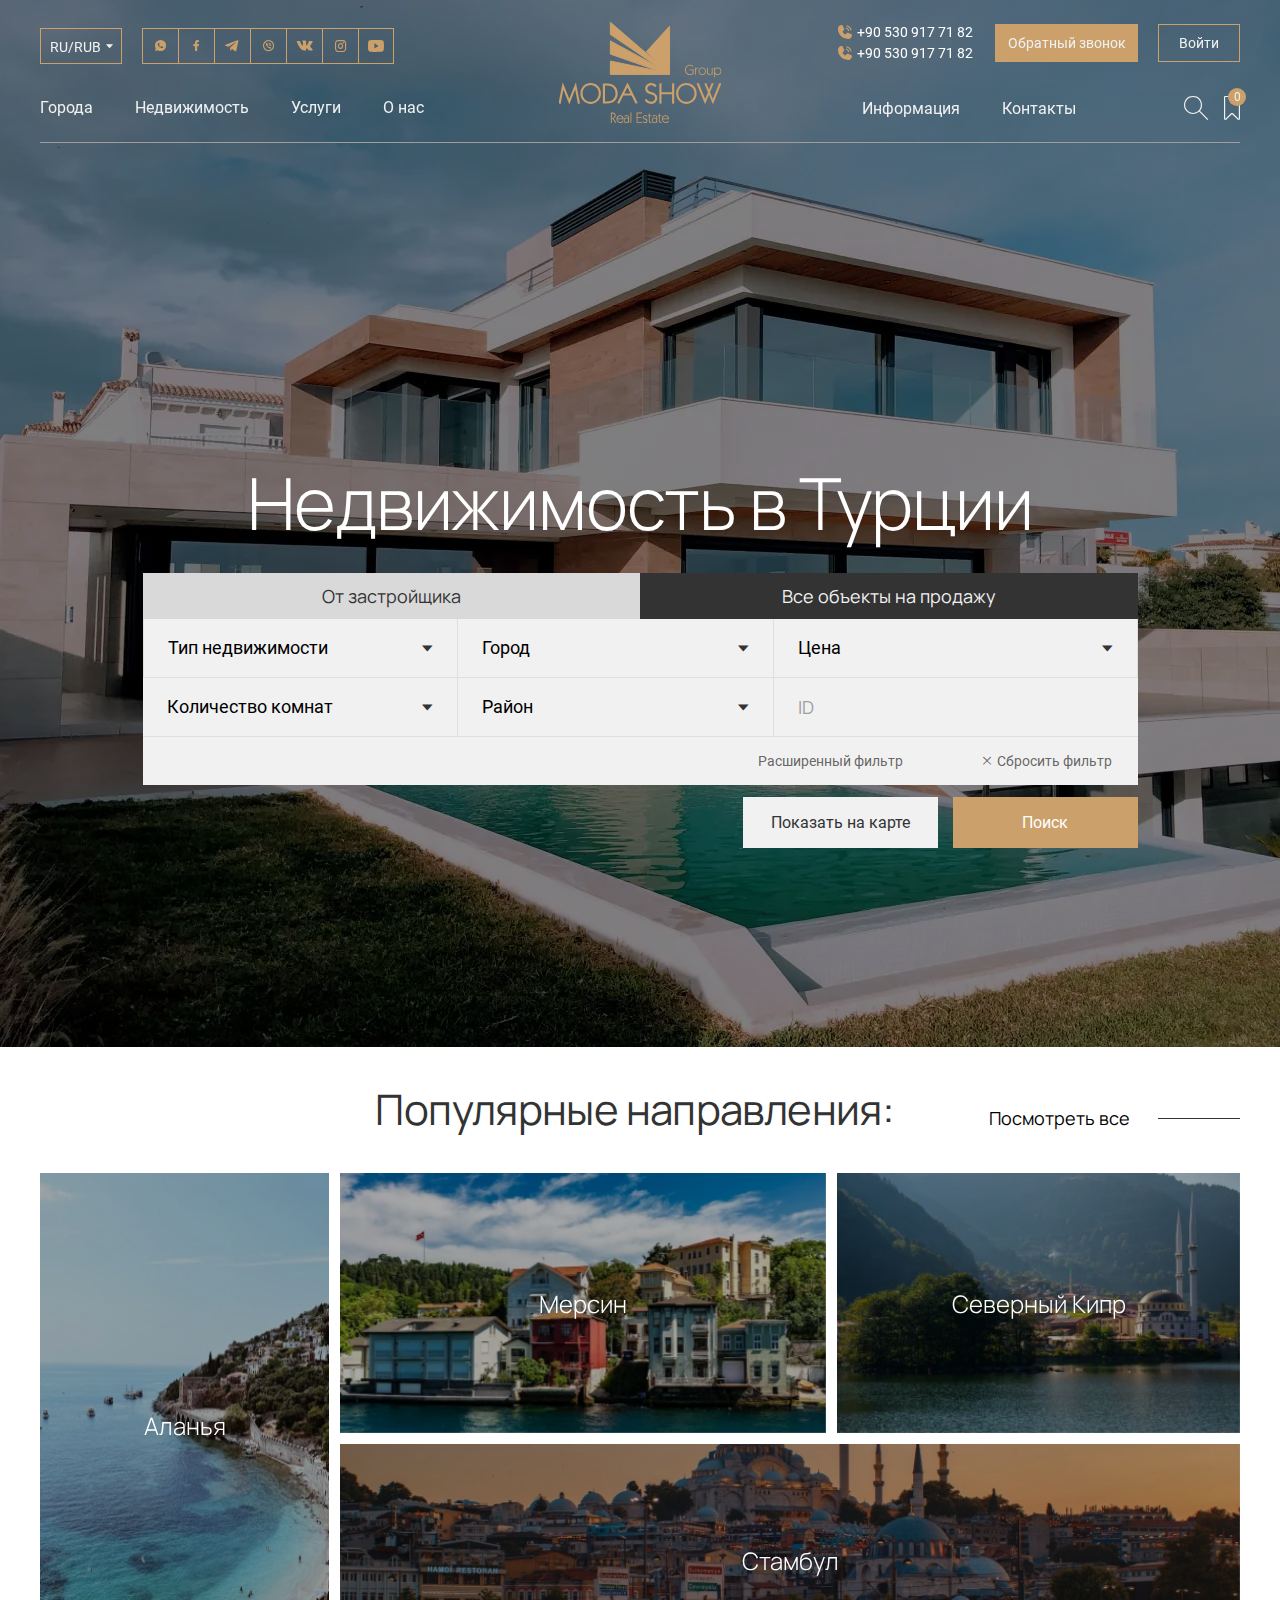
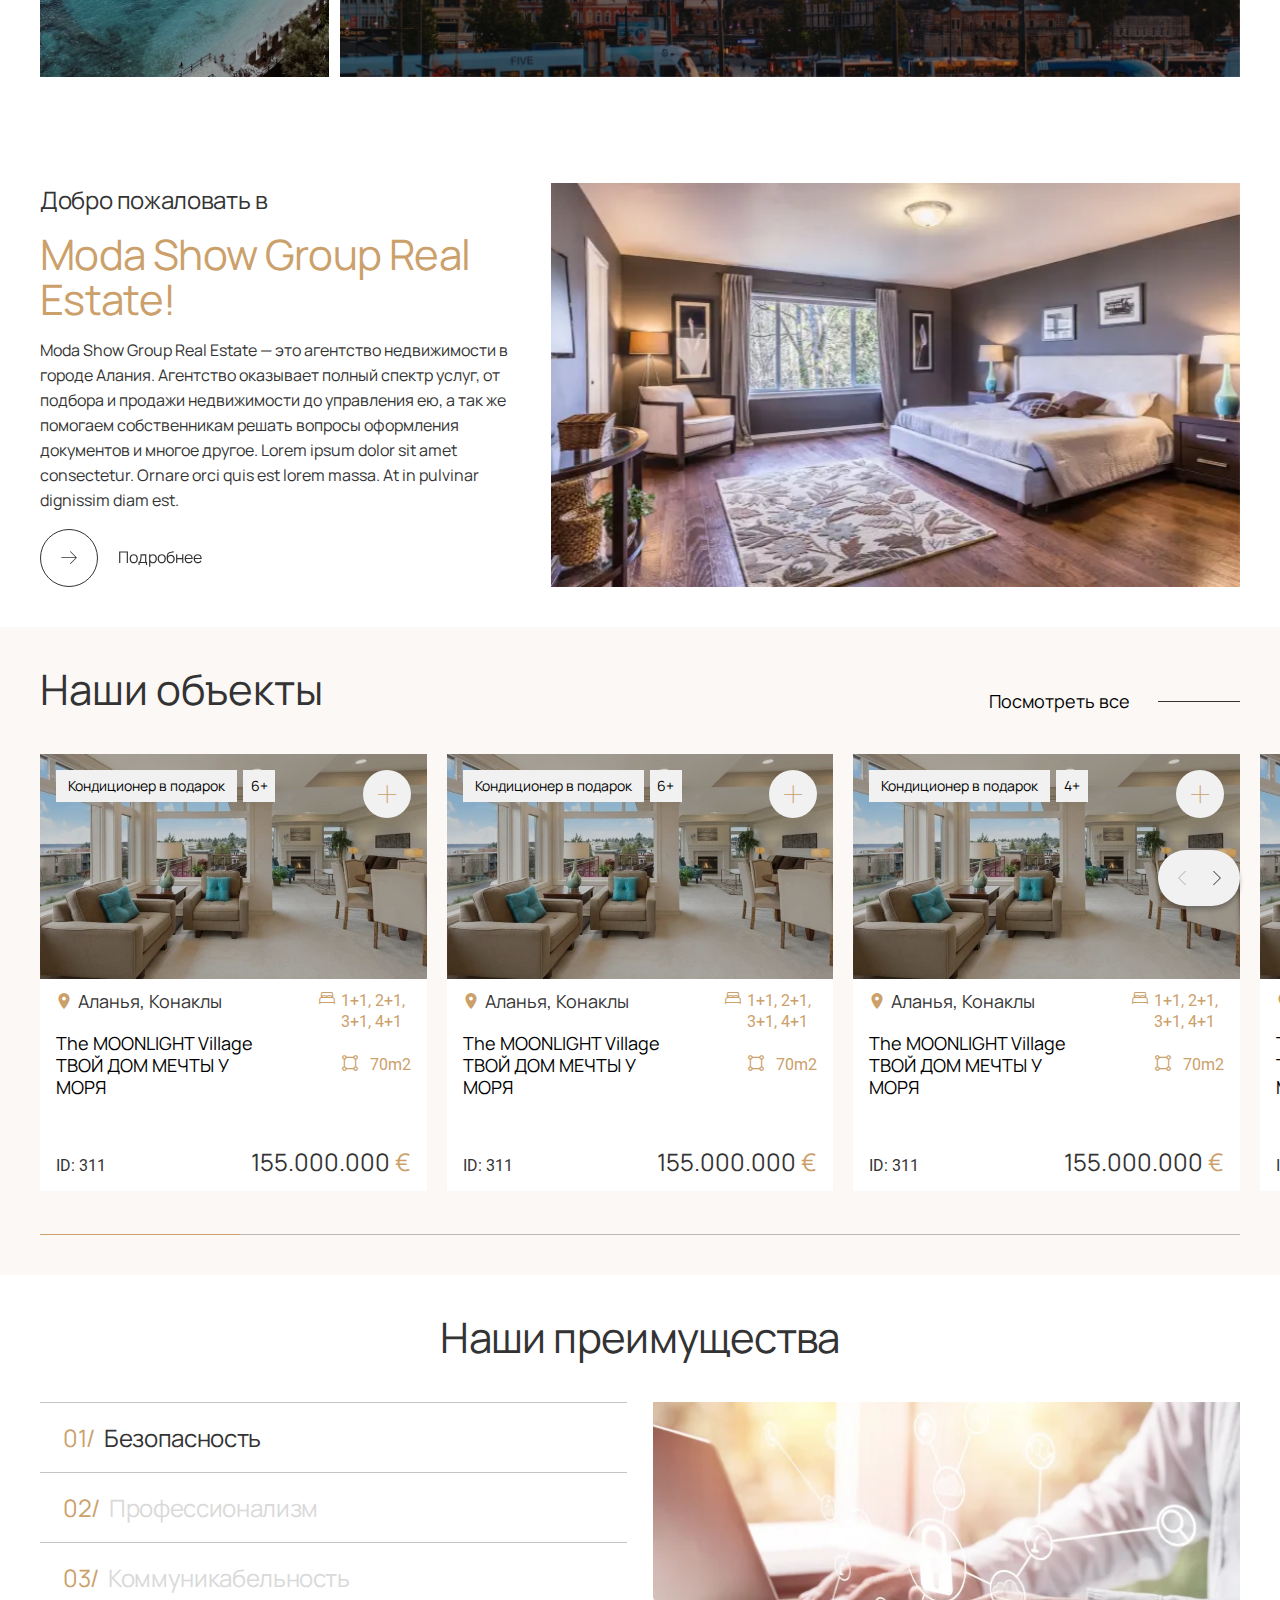
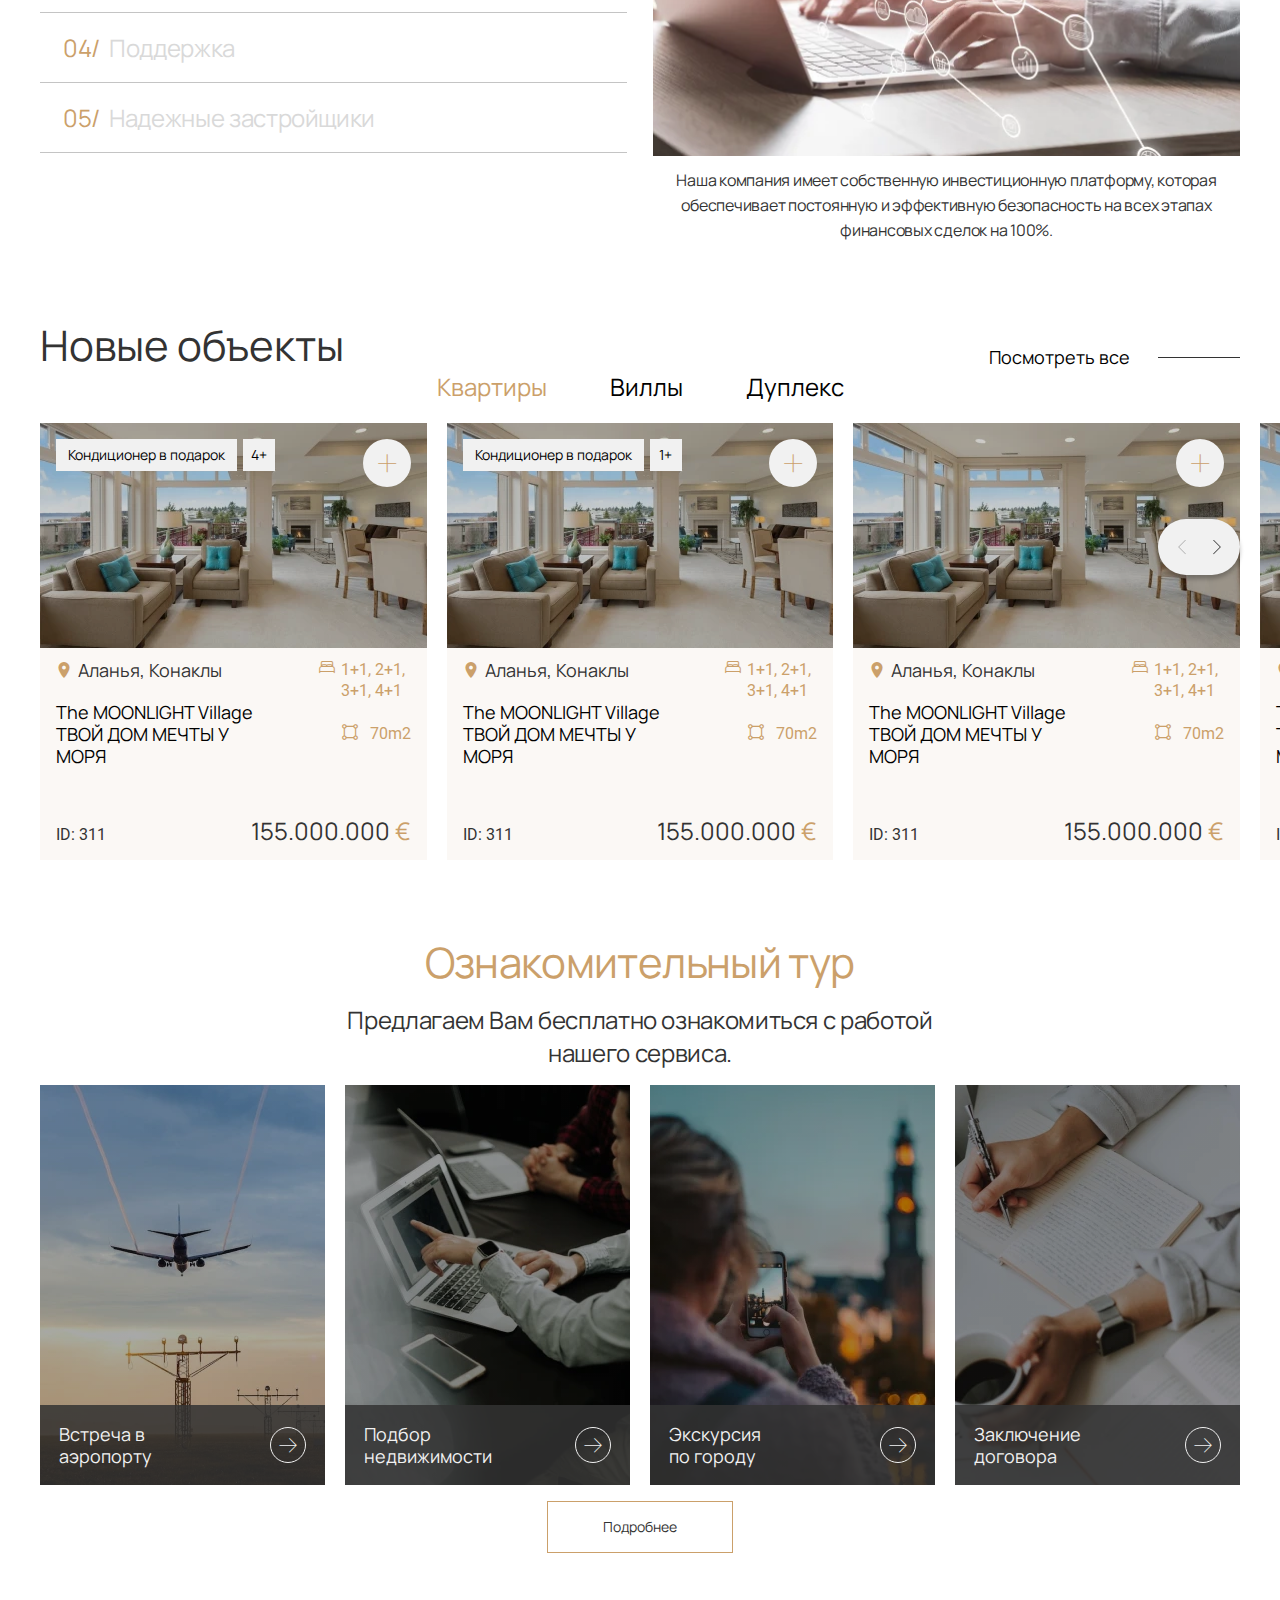
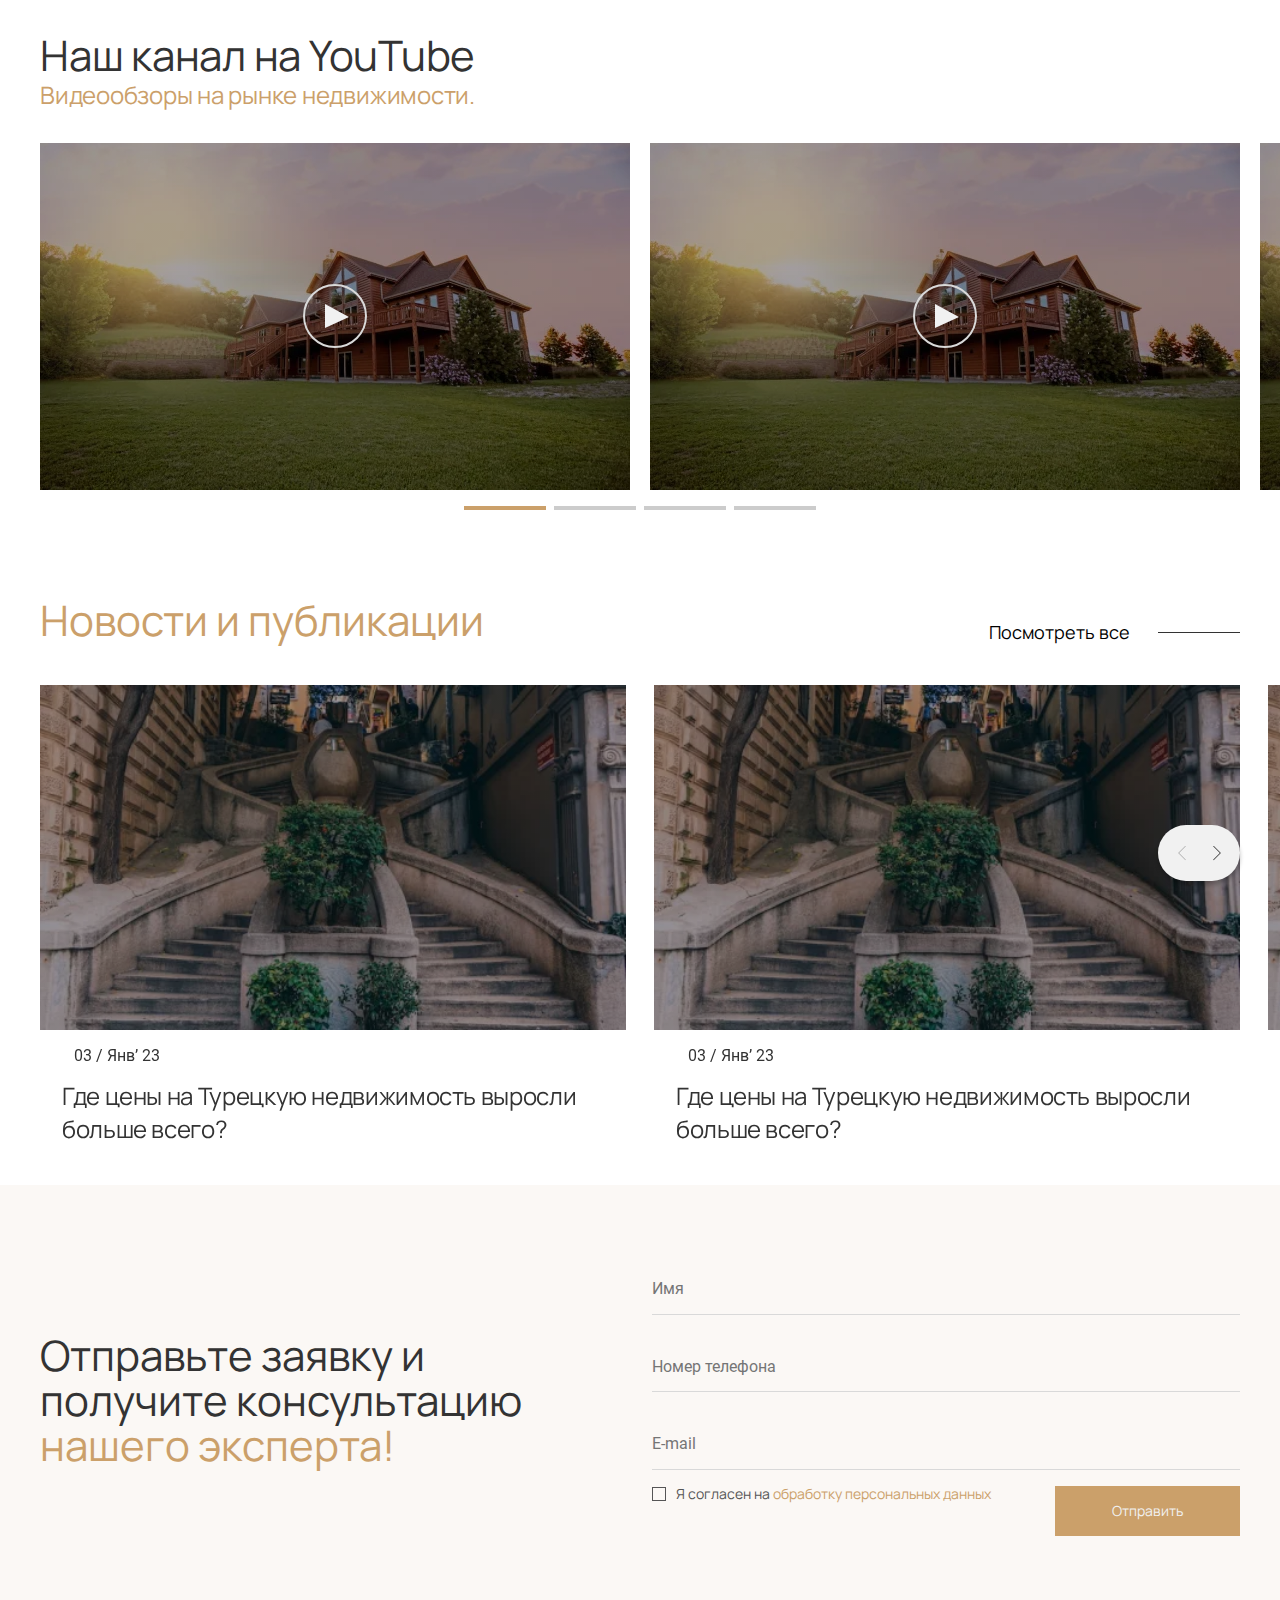
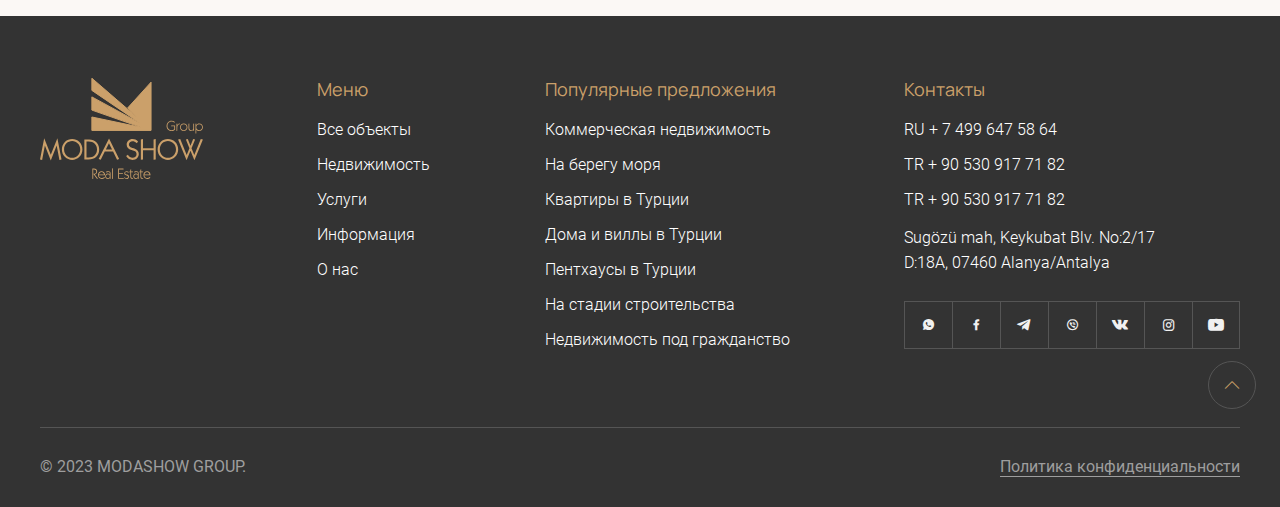
<file: index.html>
<!DOCTYPE html>
<html lang="ru">
<head>
    <meta charset="UTF-8">
    <meta http-equiv="X-UA-Compatible" content="IE=edge">
    <meta name="viewport" content="width=device-width, initial-scale=1.0">
    <title>ModaShow</title>
<script defer src="./script/index.5944fc700d698d459432.js"></script><link href="./style/index.7005be7ed436f5e74d68.css" rel="stylesheet"></head>
<body>
    <header class="header" id="scrollHeader">
        <div class="container">
            <div class="header__inner">
                <button class="header__burger" id="burgerBtn" aria-label="Mobile menu">
                    <span></span>
                </button>
                <div class="header__left">
                    <div class="header__social">
                        <div class="header-currency">
                            <button class="header-currency__btn" aria-label="Choose currency">
                                <span>RU</span>/<span>RUB</span>
                                <span class="icon-arrow-down"></span>
                            </button>
                            <div class="dropdown-currency">
                                <ul class="dropdown-currency-left">
                                    <li class="dropdown-currency__title">Язык</li>
                                    <li class="dropdown-currency__item dropdown-currency__item_desktop" data-currency-value="language">
                                        <a href="#">
                                            EN
                                        </a>
                                    </li>
                                    <li class="dropdown-currency__item dropdown-currency__item_desktop" data-currency-value="language">
                                        <a href="#">
                                            TR
                                        </a>
                                    </li>
                                </ul>
                                <ul class="dropdown-currency-right">
                                    <li class="dropdown-currency__title">Валюта</li>
                                    <li class="dropdown-currency__item dropdown-currency__item_desktop" data-currency-value="currency">
                                        <button aria-label="Euro">
                                            EUR
                                        </button>
                                    </li>
                                    <li class="dropdown-currency__item dropdown-currency__item_desktop" data-currency-value="currency">
                                        <button aria-label="Turkish lira">
                                            TRY
                                        </button>
                                    </li>
                                    <li class="dropdown-currency__item dropdown-currency__item_desktop" data-currency-value="currency">
                                        <button aria-label="Dollar">
                                            USD
                                        </button>
                                    </li>
                                </ul>
                            </div>
                        </div>
                        <ul class="header-social-list">
                            <li class="header-social-list__item">
                                <a href="#" class="header-social-list__link"><span class="icon-link-whatsapp"></span></a>
                            </li>
                            <li class="header-social-list__item">
                                <a href="#" class="header-social-list__link"><span class="icon-link-facebook"></span></a>
                            </li>
                            <li class="header-social-list__item">
                                <a href="#" class="header-social-list__link"><span class="icon-link-telegram"></span></a>
                            </li>
                            <li class="header-social-list__item">
                                <a href="#" class="header-social-list__link"><span class="icon-link-viber"></span></a>
                            </li>
                            <li class="header-social-list__item">
                                <a href="#" class="header-social-list__link"><span class="icon-link-vk"></span></a>
                            </li>
                            <li class="header-social-list__item">
                                <a href="#" class="header-social-list__link"><span class="icon-link-instagram"></span></a>
                            </li>
                            <li class="header-social-list__item">
                                <a href="#" class="header-social-list__link"><span class="icon-link-youtube"></span></a>
                            </li>
                        </ul>
                    </div>
                    <nav class="header__navigation">
                        <ul class="header-list">
                            <li class="header-list__item">
                                <button class="header-list__link" aria-label="Cities">Города</button>
                                <div class="dropdown-nav-wrapper">
                                    <ul class="dropdown-nav-wrapper__list">
                                        <li class="dropdown-nav-wrapper__item">
                                            <a href="#">Аланья</a>
                                        </li>
                                        <li class="dropdown-nav-wrapper__item">
                                            <a href="#">Анталия</a>
                                        </li>
                                        <li class="dropdown-nav-wrapper__item">
                                            <a href="#">Мерсин</a>
                                        </li>
                                        <li class="dropdown-nav-wrapper__item">
                                            <a href="#">Стамбул</a>
                                        </li>
                                        <li class="dropdown-nav-wrapper__item">
                                            <a href="#">Северный Кипр</a>
                                        </li>
                                        <li class="dropdown-nav-wrapper__item dropdown-nav-wrapper__item_link">
                                            <a href="#">Открыть весь каталог</a>
                                            <span class="icon-arrow-light"></span>
                                        </li>
                                    </ul>
                                </div>
                            </li>
                            <li class="header-list__item dropdown">
                                <button class="header-list__link" aria-label="Estate">Недвижимость</button>
                                <div class="dropdown-nav-wrapper">
                                    <ul class="dropdown-nav-wrapper__list">
                                        <li class="dropdown-nav-wrapper__item dropdown-nav-wrapper__item_subdropdown">
                                            Жилая недвижимость
                                            <ul class="dropdown-nav-wrapper__list dropdown-nav-wrapper__list_sublist">
                                                <li class="dropdown-nav-wrapper__item">
                                                    <a href="#">Квартиры</a>
                                                </li>
                                                <li class="dropdown-nav-wrapper__item">
                                                    <a href="#">Квартиры в новостройке</a>
                                                </li>
                                                <li class="dropdown-nav-wrapper__item">
                                                    <a href="#">Недвижимость у моря</a>
                                                </li>
                                                <li class="dropdown-nav-wrapper__item dropdown-nav-wrapper__item_link">
                                                    <a href="#">Открыть весь каталог</a>
                                                    <span class="icon-arrow-light"></span>
                                                </li>
                                            </ul>
                                            <span class="icon-arrow-light"></span>
                                        </li>
                                        <li class="dropdown-nav-wrapper__item">
                                            <a href="#">Коммерческая недвижимость</a>
                                        </li>
                                    </ul>
                                </div>
                            </li>
                            <li class="header-list__item dropdown">
                                <button class="header-list__link" aria-label="Services">Услуги</button>
                                <div class="dropdown-nav-wrapper">
                                    <ul class="dropdown-nav-wrapper__list">
                                        <li class="dropdown-nav-wrapper__item">
                                            <a href="#">Ознакомительный тур</a>
                                        </li>
                                        <li class="dropdown-nav-wrapper__item">
                                            <a href="#">Online показ и покупка</a>
                                        </li>
                                        <li class="dropdown-nav-wrapper__item">
                                            <a href="#">Послепродажный сервис</a>
                                        </li>
                                        <li class="dropdown-nav-wrapper__item">
                                            <a href="#">Продать недвижимость</a>
                                        </li>
                                    </ul>
                                </div>
                            </li>
                            <li class="header-list__item dropdown">
                                <button class="header-list__link" aria-label="About">О нас</button>
                                <div class="dropdown-nav-wrapper">
                                    <ul class="dropdown-nav-wrapper__list">
                                        <li class="dropdown-nav-wrapper__item">
                                            <a href="#">Наша команда</a>
                                        </li>
                                        <li class="dropdown-nav-wrapper__item">
                                            <a href="#">Вакансии</a>
                                        </li>
                                        <li class="dropdown-nav-wrapper__item">
                                            <a href="#">Наши сертификаты</a>
                                        </li>
                                        <li class="dropdown-nav-wrapper__item">
                                            <a href="#">Отзывы</a>
                                        </li>
                                    </ul>
                                </div>
                            </li>
                        </ul>
                    </nav>
                </div>
                <a href="/" class="header__logo" aria-label="Home page"><img src="images/logo.svg" alt="Here must be company logo" ></a>
                <div class="header__right">
                    <div class="header__btns">
                        <div class="header__phones">
                            <a href="tel:+905309177182" class="header__phone">
                                <span class="icon-phone"></span>
                                +90 530 917 71 82
                            </a>
                            <a href="tel:+905309177182" class="header__phone">
                                <span class="icon-phone"></span>
                                +90 530 917 71 82
                            </a>
                        </div>
                        <button class="header__btn header__btn_gold" id="callBackBtn" aria-label="Call back">Обратный звонок</button>
                        <button class="header__btn" aria-label="Sign in">Войти</button>
                    </div>
                    <nav class="header__navigation">
                        <ul class="header-list">
                            <li class="header-list__item dropdown">
                                <button class="header-list__link">Информация</button>
                                <div class="dropdown-nav-wrapper">
                                    <ul class="dropdown-nav-wrapper__list">
                                        <li class="dropdown-nav-wrapper__item">
                                            <a href="#">Процесс покупки недвижимости</a>
                                        </li>
                                        <li class="dropdown-nav-wrapper__item">
                                            <a href="#">О недвижимости в Турции</a>
                                        </li>
                                        <li class="dropdown-nav-wrapper__item">
                                            <a href="#">Законы в Турции</a>
                                        </li>
                                        <li class="dropdown-nav-wrapper__item">
                                            <a href="#">Вопрос-ответ</a>
                                        </li>
                                        <li class="dropdown-nav-wrapper__item">
                                            <a href="#">Новости</a>
                                        </li>
                                        <li class="dropdown-nav-wrapper__item">
                                            <a href="#">Статьи</a>
                                        </li>
                                    </ul>
                                </div>
                            </li>
                            <li class="header-list__item"><a href="#" class="header-list__link">Контакты</a></li>
                        </ul>
                        <ul class="header-list header-list_icons">
                            <li class="header-list__item"><button class="header-list__link" id="searchBtn" aria-label="Open search"><span class="icon-search"></span></button></li>
                            <li class="header-list__item">
                                <a href="#" class="header-list__link">
                                    <span class="icon-bookmark"></span>
                                    <span class="header-list__link_favourite" id="favouriteCounter" data-count="0">0</span>
                                </a>
                            </li>
                        </ul>
                    </nav>
                </div>
                <button class="header__user" aria-label="User menu">
                    <span class="icon-user"></span>
                </button>
                <div class="header-search">
                    <div class="header-search-wrapper">
                        <input type="text" class="header-search-wrapper__input" placeholder="Поиск по сайту...">
                        <span class="icon-search header-search-wrapper__icon"></span>
                    </div>
                </div>
            </div>
            <div class="header-mobile-menu">
                <div class="header-mobile-menu__wrapper">
                    <div class="container">
                        <div class="header-mobile-menu__inner">
                            <div>
                                <div class="header-mobile-menu__top">
                                    <a href="/" class="header__logo" aria-label="Home page"><img src="images/logo.svg" alt="Here must be company logo"></a>
                                    <button class="header-mobile-menu__btn header-mobile-menu__btn_gold" id="closeMobileMenuBtn" aria-label="Close mobile menu">
                                        <span class="icon-cross"></span>
                                    </button>
                                </div>
                                <div class="header-mobile-menu__navigation">
                                    <div class="header-mobile-menu__menu">
                                        <div class="header-currency header-currency_mobile">
                                            <button class="header-currency__btn header-currency__btn_mobile" aria-label="Choose currency">
                                                <span>RU</span>&nbsp;/&nbsp;<span>₽</span>
                                                <span class="icon-arrow-down"></span>
                                            </button>
                                            <div class="dropdown-currency dropdown-currency_mobile">
                                                <ul class="dropdown-currency-left">
                                                    <li class="dropdown-currency__item dropdown-currency__item_mobile" data-currency-value="language">
                                                        <a href="#">
                                                            EN
                                                        </a>
                                                    </li>
                                                    <li class="dropdown-currency__item dropdown-currency__item_mobile" data-currency-value="language">
                                                        <a href="#">
                                                            TR
                                                        </a>
                                                    </li>
                                                </ul>
                                                <ul class="dropdown-currency-right">
                                                    <li class="dropdown-currency__item dropdown-currency__item_mobile" data-currency-value="currency">
                                                        <button aria-label="Euro">€</button>
                                                    </li>
                                                    <li class="dropdown-currency__item dropdown-currency__item_mobile" data-currency-value="currency">
                                                        <button aria-label="Turkish lira">₺</button>
                                                    </li>
                                                    <li class="dropdown-currency__item dropdown-currency__item_mobile" data-currency-value="currency">
                                                        <button aria-label="Dollar">$</button>
                                                    </li>
                                                </ul>
                                            </div>
                                        </div>  
                                        <div class="header-mobile-menu__btns">
                                            <button class="header-mobile-menu__btn" id="mobileMenuSearchBtn" aria-label="Search on site">
                                                <span class="icon-search"></span>
                                            </button>
                                            <button class="header-mobile-menu__btn" aria-label="Favourites">
                                                <span class="icon-bookmark"></span>
                                                <span class="header-list__link_favourite" data-count="0">0</span>
                                            </button>
                                        </div>
                                    </div>
                                    <div class="header-mobile-menu-search">
                                        <input type="text" class="header-mobile-menu-search__input" placeholder="Поиск..." id="mobileMenuSearchInput">
                                        <button id="clearSearchBtn" class="header-mobile-menu-search__cross" aria-label="Reset search">
                                            <span class="icon-cross "></span>
                                        </button>
                                    </div>
                                </div>
                                <ul class="header-mobile-menu__links">
                                    <li>
                                        <div class="header-mobile-menu-accordion">
                                            <button class="header-mobile-menu__title" aria-label="Cities">
                                                <span>Города</span>
                                                <span class="icon-arrow-down"></span>
                                            </button>
                                            <ul class="header-mobile-menu-list">
                                                <li>
                                                    <a href="#" class="header-mobile-menu-list__link">Аланья</a>
                                                </li>
                                                <li>
                                                    <a href="#" class="header-mobile-menu-list__link">Анталия</a>
                                                </li>
                                                <li>
                                                    <a href="#" class="header-mobile-menu-list__link">Стамбул</a>
                                                </li>
                                                <li>
                                                    <a href="#" class="header-mobile-menu-list__link">Мерсин</a>
                                                </li>
                                                <li>
                                                    <a href="#" class="header-mobile-menu-list__link">Северный Кипр</a>
                                                </li>
                                                <li>
                                                    <a href="#" class="header-mobile-menu-list__link header-mobile-menu-list__link_active">Открыть каталог</a>
                                                </li>
                                            </ul>
                                        </div>
                                    </li>
                                    <li>
                                        <div class="header-mobile-menu-accordion">
                                            <button class="header-mobile-menu__title" aria-label="Estate">
                                                <span>Недвижимость</span>
                                                <span class="icon-arrow-down"></span>
                                            </button>
                                            <ul class="header-mobile-menu-list">
                                                <li>
                                                    <a href="#" class="header-mobile-menu-list__link">Жилая</a>
                                                </li>
                                                <li>
                                                    <a href="#" class="header-mobile-menu-list__link">Коммерческая</a>
                                                </li>
                                            </ul>
                                        </div>
                                    </li>
                                    <li>
                                        <div class="header-mobile-menu-accordion">
                                            <button class="header-mobile-menu__title" aria-label="Services">
                                                <span>Услуги</span>
                                                <span class="icon-arrow-down"></span>
                                            </button>
                                            <ul class="header-mobile-menu-list">
                                                <li>
                                                    <a href="#" class="header-mobile-menu-list__link">Ознакомительный тур</a>
                                                </li>
                                                <li>
                                                    <a href="#" class="header-mobile-menu-list__link">Online показ и покупка</a>
                                                </li>
                                                <li>
                                                    <a href="#" class="header-mobile-menu-list__link">Послепродажный сервис</a>
                                                </li>
                                                <li>
                                                    <a href="#" class="header-mobile-menu-list__link">Продать недвижимость</a>
                                                </li>
                                            </ul>
                                        </div>
                                    </li>
                                    <li>
                                        <div class="header-mobile-menu-accordion">
                                            <button class="header-mobile-menu__title" aria-label="About us">
                                                <span>О нас</span>
                                                <span class="icon-arrow-down"></span>
                                            </button>
                                            <ul class="header-mobile-menu-list">
                                                <li>
                                                    <a href="#" class="header-mobile-menu-list__link">Наша команда</a>
                                                </li>
                                                <li>
                                                    <a href="#" class="header-mobile-menu-list__link">Вакансии</a>
                                                </li>
                                                <li>
                                                    <a href="#" class="header-mobile-menu-list__link">Наши сертификаты</a>
                                                </li>
                                                <li>
                                                    <a href="#" class="header-mobile-menu-list__link">Отзывы</a>
                                                </li>
                                            </ul>
                                        </div>
                                    </li>
                                    <li>
                                        <div class="header-mobile-menu-accordion">
                                            <button class="header-mobile-menu__title" aria-label="Information">
                                                <span>Информация</span>
                                                <span class="icon-arrow-down"></span>
                                            </button>
                                            <ul class="header-mobile-menu-list">
                                                <li>
                                                    <a href="#" class="header-mobile-menu-list__link">Процесс покупки недвижимости</a>
                                                </li>
                                                <li>
                                                    <a href="#" class="header-mobile-menu-list__link">О недвижимости в Турции</a>
                                                </li>
                                                <li>
                                                    <a href="#" class="header-mobile-menu-list__link">Законы в Турции</a>
                                                </li>
                                                <li>
                                                    <a href="#" class="header-mobile-menu-list__link">Вопрос-ответ</a>
                                                </li>
                                                <li>
                                                    <a href="#" class="header-mobile-menu-list__link">Новости</a>
                                                </li>
                                                <li>
                                                    <a href="#" class="header-mobile-menu-list__link">Статьи</a>
                                                </li>
                                            </ul>
                                        </div>
                                    </li>
                                    <li>
                                        <a href="#" class="header-mobile-menu__link">Контакты</a>
                                    </li>
                                </ul>
                            </div>
                            <div class="header-mobile-menu__footer">
                                <ul class="header-mobile-menu__contacts">
                                    <li>Телефоны:</li>
                                    <li>
                                        <a href="tel:+74996475864" >RU + 7 499 647 58 64</a>
                                    </li>
                                    <li>
                                        <a href="tel:+905309177182" >TR + 90 530 917 71 82</a>
                                    </li>
                                    <li>
                                        <a href="tel:+905309177182" >TR + 90 530 917 71 82</a>
                                    </li>
                                </ul>
                                <ul class="header-social-list header-social-list_mobile">
                                    <li class="header-social-list__item">
                                        <a href="#" class="header-social-list__link" aria-label="Whatsapp"><span class="icon-link-whatsapp"></span></a>
                                    </li>
                                    <li class="header-social-list__item">
                                        <a href="#" class="header-social-list__link" aria-label="Facebook"><span class="icon-link-facebook"></span></a>
                                    </li>
                                    <li class="header-social-list__item">
                                        <a href="#" class="header-social-list__link" aria-label="Telegram"><span class="icon-link-telegram"></span></a>
                                    </li>
                                    <li class="header-social-list__item">
                                        <a href="#" class="header-social-list__link" aria-label="Viber"><span class="icon-link-viber"></span></a>
                                    </li>
                                    <li class="header-social-list__item">
                                        <a href="#" class="header-social-list__link" aria-label="Vkonakte"><span class="icon-link-vk"></span></a>
                                    </li>
                                    <li class="header-social-list__item">
                                        <a href="#" class="header-social-list__link" aria-label="Instagram"><span class="icon-link-instagram"></span></a>
                                    </li>
                                    <li class="header-social-list__item">
                                        <a href="#" class="header-social-list__link" aria-label="YouTube"><span class="icon-link-youtube"></span></a>
                                    </li>
                                </ul>
                                <button class="header-mobile-menu__callback" aria-label="Call back">Обратный звонок</button>
                            </div>
                        </div>
                    </div>
                </div>
            </div>
        </div>
    </header>
    <main class="main-content">
        <section class="main">
            <div class="main__image">
                <picture>
                    <source srcset="images/main/main-bg.webp" type="image/webp" media="(min-width: 607px)">
                    <source srcset="images/main/main-background_mobile.webp" type="image/webp" media="(max-width: 606px)">
                    <img src="images/main/main-background.png" alt="Here must be background image" class="main-background">
                </picture>
            </div>
            <div class="container">
                <div class="main__inner">
                    <h1 class="main__title">Недвижимость в Турции</h1>
                    <h2 class="main__subtitle">от застройщиков без посредников</h2>
                    <form class="main-filter" id="mainFilter">
                        <div class="main-filter__header main-filter__header_selected" id="mobileFilterObjects">
                            <button type="button" class="main-filter__btn" id="mobileFilterObjectsBtn" aria-label="Estate vendor">
                                <span>От застройщика</span>
                                <span class="icon-arrow-down"></span>
                            </button>
                            <div class="main-filter__radio">
                                <input type="radio" id="builder" value="builderObjects" name="objects" class="radio-input" checked="true">
                                <label for="builder">От застройщика</label>
                            </div>
                            <div class="main-filter__radio">
                                <input type="radio" id="all" value="allObjects" name="objects" class="radio-input">
                                <label for="all">Все объекты на продажу</label>
                            </div>
                        </div>
                        <div class="main-filter-fields">
                            <div class="main-filter-fields__field">
                                <button type="button" class="main-filter-fields__btn" data-field="type" aria-label="Estate type">
                                    Тип недвижимости
                                    <span class="icon-arrow-down"></span>
                                </button>
                                <ul class="main-filter-fields-list">
                                    <li class="main-filter-fields-list__item" data-is-selected="not-selected">
                                        <input type="checkbox" name="" id="appartments" class="custom-checkbox">
                                        <label for="appartments">Квартиры</label>
                                    </li>
                                    <li class="main-filter-fields-list__item" data-is-selected="not-selected">
                                        <input type="checkbox" name="" id="penthouse" class="custom-checkbox">
                                        <label for="penthouse">Пентхаусы</label>
                                    </li>
                                    <li class="main-filter-fields-list__item" data-is-selected="not-selected" aria-label="Villa">
                                        <input type="checkbox" name="" id="villas" class="custom-checkbox">
                                        <label for="villas">Виллы</label>
                                    </li>
                                    <li class="main-filter-fields-list__item" data-is-selected="not-selected">
                                        <input type="checkbox" name="" id="duplex" class="custom-checkbox">
                                        <label for="duplex">Дуплексы</label>
                                    </li>
                                </ul>
                            </div>
                            <div class="main-filter-fields__field">
                                <button type="button" class="main-filter-fields__btn" data-field="city" aria-label="City">
                                    Город
                                    <span class="icon-arrow-down"></span>
                                </button>
                                <ul class="main-filter-fields-list">
                                    <li class="main-filter-fields-list__item" data-is-selected="not-selected">
                                        <input type="checkbox" name="" id="Alanya" class="custom-checkbox">
                                        <label for="Alanya">Аланья</label>
                                    </li>
                                    <li class="main-filter-fields-list__item" data-is-selected="not-selected">
                                        <input type="checkbox" name="" id="Antalya" class="custom-checkbox">
                                        <label for="Antalya">Анталья</label>
                                    </li>
                                    <li class="main-filter-fields-list__item" data-is-selected="not-selected">
                                        <input type="checkbox" name="" id="Istanbul" class="custom-checkbox">
                                        <label for="Istanbul">Стамбул</label>
                                    </li>
                                    <li class="main-filter-fields-list__item" data-is-selected="not-selected">
                                        <input type="checkbox" name="" id="Mersin" class="custom-checkbox">
                                        <label for="Mersin">Мерсин</label>
                                    </li>
                                    <li class="main-filter-fields-list__item" data-is-selected="not-selected">
                                        <input type="checkbox" name="" id="NorthernCyprus" class="custom-checkbox">
                                        <label for="NorthernCyprus">Северный Кипр</label>
                                    </li>
                                </ul>
                            </div>
                            <div class="main-filter-fields__field main-filter-fields__field_price">
                                <button type="button" class="main-filter-fields__btn" data-field="price" aria-label="Price">
                                    Цена
                                    <span class="icon-arrow-down"></span>
                                </button>
                                <div class="main-filter-fields-list main-filter-fields-list_price">
                                    <input type="text" placeholder="От" class="main-filter-fields-list__input" data-is-selected="not-selected">
                                    <span class="main-filter-fields-list__divider"></span>
                                    <input type="text" placeholder="До" class="main-filter-fields-list__input" data-is-selected="not-selected">
                                </div>
                            </div>
                            <div class="main-filter-fields__field">
                                <button type="button" class="main-filter-fields__btn" data-field="rooms" aria-label="Rooms amount">
                                    Количество комнат
                                    <span class="icon-arrow-down"></span>
                                </button>
                                <ul class="main-filter-fields-list">
                                    <li class="main-filter-fields-list__item" data-is-selected="not-selected">
                                        <input type="checkbox" name="" id="twoRooms" class="custom-checkbox">
                                        <label for="twoRooms">1+1</label>
                                    </li>
                                    <li class="main-filter-fields-list__item" data-is-selected="not-selected">
                                        <input type="checkbox" name="" id="threeRooms" class="custom-checkbox">
                                        <label for="threeRooms">2+1</label>
                                    </li>
                                    <li class="main-filter-fields-list__item" data-is-selected="not-selected">
                                        <input type="checkbox" name="" id="fourRooms" class="custom-checkbox">
                                        <label for="fourRooms">3+1</label>
                                    </li>
                                    <li class="main-filter-fields-list__item" data-is-selected="not-selected">
                                        <input type="checkbox" name="" id="fiveRooms" class="custom-checkbox">
                                        <label for="fiveRooms">3+2</label>
                                    </li>
                                </ul>
                            </div>
                            <div class="main-filter-fields__field">
                                <button type="button" class="main-filter-fields__btn" data-field="area" aria-label="Area">
                                    Район
                                    <span class="icon-arrow-down"></span>
                                </button>
                                <ul class="main-filter-fields-list">
                                    <li class="main-filter-fields-list__item" data-is-selected="not-selected">
                                        <input type="checkbox" name="" id="allAreas" class="custom-checkbox">
                                        <label for="allAreas">Все районы</label>
                                    </li>
                                </ul>
                            </div>
                            <input type="text" placeholder="Цена от" class="main-filter-fields-list__input main-filter-fields-list__input_mobile" data-is-selected="not-selected">
                            <input type="text" placeholder="Цена до" class="main-filter-fields-list__input main-filter-fields-list__input_mobile" data-is-selected="not-selected">
                            <input type="text" class="main-filter-fields__input" placeholder="ID" id="filterInputId" data-is-selected="not-selected">
                        </div>
                        <div class="main-filter__additions">
                            <a class="main-filter__btn main-filter__btn_addition" href="#">Расширенный фильтр</a>
                            <button type="button" class="main-filter__btn main-filter__btn_addition" id="resetFilterBtn" aria-label="Reset filter">
                                <span class="icon-cross"></span>
                                Сбросить фильтр
                            </button>
                        </div>
                        <div class="main__btns">
                            <button type="button" class="main__btn" aria-label="Show on map">Показать на карте</button>
                            <button type="button" class="main__btn" aria-label="Find objects">Поиск</button>
                        </div>
                        <div class="main__btns main__btns_mobile">
                            <button type="submit" class="main__btn" aria-label="Find objects">Поиск</button>
                            <button type="button" class="main__btn" aria-label="Show on map"><span class="icon-map"></span></button>
                        </div>
                    </form>
                </div>
            </div>
        </section>
        <section class="description">
            <div class="container">
                <div class="description__inner">
                    <div class="description-destinations">
                        <div class="description-destinations__header">
                            <h2 class="description-destinations__title">Популярные направления:</h2>
                            <a href="#" class="morebutton">
                                <span>Посмотреть все</span>
                                <span class="morebutton__line"></span>
                            </a>
                            <a href="#" class="morebutton-rounded" aria-label="Show all">
                                <div class="morebutton-rounded__arrow">
                                    <span class="icon-arrow-right"></span>
                                </div>
                            </a>
                        </div>
                        <div class="description-destinations-places">
                            <a href="#" class="description-destinations-places__item first">
                                <div class="description-destinations-places__image">
                                    <picture>
                                        <source srcset="images/places/Alanya.webp" type="image/webp" media="(min-width: 607px)">
                                        <source srcset="images/places/Alanya_mobile.webp" type="image/webp" media="(max-width: 606px)">
                                        <img src="images/places/Alanya.png" alt="Here must be city image">
                                    </picture>
                                </div>
                                <span class="description-destinations-places__city">Аланья</span>
                            </a>
                            <a href="#" class="description-destinations-places__item second">
                                <div class="description-destinations-places__image">
                                    <picture>
                                        <source srcset="images/places/Mersin.webp" type="image/webp" media="(min-width: 607px)">
                                        <source srcset="images/places/Mersin_mobile.webp" type="image/webp" media="(max-width: 606px)">
                                        <img src="images/places/Mersin.png" alt="Here must be city image">
                                    </picture>
                                </div>
                                <span class="description-destinations-places__city">Мерсин</span>
                            </a>
                            <a href="#" class="description-destinations-places__item third">
                                <div class="description-destinations-places__image">
                                    <picture>
                                        <source srcset="images/places/NorthernCyprus.webp" type="image/webp" media="(min-width: 607px)">
                                        <source srcset="images/places/Northern-Cyprus_mobile.webp" type="image/webp" media="(max-width: 606px)">
                                        <img src="images/places/NorthernCyprus.png" alt="Here must be city image">
                                    </picture>
                                </div>
                                <span class="description-destinations-places__city">Северный Кипр</span>
                            </a>
                            <a href="#" class="description-destinations-places__item fourth">
                                <div class="description-destinations-places__image">
                                    <picture>
                                        <source srcset="images/places/Istanbul.webp" type="image/webp" media="(min-width: 607px)">
                                        <source srcset="images/places/Istanbul_mobile.webp" type="image/webp" media="(max-width: 606px)">
                                        <img src="images/places/Istanbul.png" alt="Here must be city image">
                                    </picture>
                                </div>
                                <span class="description-destinations-places__city">Стамбул</span>
                            </a>
                        </div>
                    </div>
                    <div class="description-about">
                        <div class="description-about-text">
                            <h2 class="description-about-text__subtitle">Добро пожаловать в</h2>
                            <h3 class="description-about-text__title">Moda Show Group Real Estate!</h3>
                            <p class="description-about-text__describe">Moda Show Group Real Estate — это агентство недвижимости в городе Алания.
                                Агентство оказывает полный спектр услуг, от подбора и продажи недвижимости до управления ею, а так же помогаем
                                собственникам решать вопросы оформления документов и многое другое. 
                                Lorem ipsum dolor sit amet consectetur. Ornare orci quis est lorem massa. At in pulvinar dignissim diam est.
                            </p>
                            <a href="#" class="morebutton-rounded">
                                <div class="morebutton-rounded__arrow">
                                    <span class="icon-arrow-right"></span>
                                </div>
                                <span class="morebutton-rounded__text">Подробнее</span>
                            </a>
                        </div>
                        <div class="description-about-image">
                            <picture>
                                <source srcset="images/description-image.webp" type="image/webp">
                                <img src="images/description-image.png" alt="Here must be description image" class="description-about-image__img">
                            </picture>
                            <a href="#" class="morebutton-rounded">
                                <div class="morebutton-rounded__arrow">
                                    <span class="icon-arrow-right"></span>
                                </div>
                                <span class="morebutton-rounded__text">Подробнее</span>
                            </a>
                        </div>
                    </div>
                </div>
            </div>
        </section>
        <section class="objects">
            <div class="container">
                <div class="objects-inner">
                    <div class="objects-header">
                        <h2 class="objects-header__title">Наши объекты</h2>
                        <a href="#" class="morebutton">
                            <span>Посмотреть все</span>
                            <span class="morebutton__line"></span>
                        </a>
                        <a href="#" class="morebutton-rounded" aria-label="Show all objects">
                            <div class="morebutton-rounded__arrow">
                                <span class="icon-arrow-right"></span>
                            </div>
                        </a>
                    </div>
                    <div class="swiper objects-swiper" id="swiperOurObjects">
                        <div class="swiper-wrapper objects-wrapper" id="ourObjects">
                            <div class="swiper-slide objects-swiper-slide">
                                <a href="#" class="objects-swiper-slide-image">
                                    <picture>
                                        <source srcset="images/objects/object-image.webp" type="image/webp">
                                        <img src="images/objects/object-image.png" alt="Here must be object image" class="objects-swiper-slide-image__image">
                                    </picture>
                                </a>
                                <button class="objects-swiper-slide__btn" id="addFavouriteBtn" aria-label="Add to favourites">
                                    <span class="icon-plus"></span>
                                </button>
                                <div class="objects-swiper-slide-features">
                                    <span class="objects-swiper-slide-features__preview">Кондиционер в подарок</span>
                                    <div class="objects-swiper-slide-features-dropdown">
                                        <button class="objects-swiper-slide-features-dropdown__btn">3+</button>
                                        <div class="objects-swiper-slide-features-dropdown__wrapper">
                                            <div class="objects-swiper-slide-features-dropdown__items">
                                                <span class="objects-swiper-slide-features__preview">Трансфер на пляж</span>
                                                <span class="objects-swiper-slide-features__preview">Лофт</span>
                                                <span class="objects-swiper-slide-features__preview">Гарантированная скидка</span>
                                                <span class="objects-swiper-slide-features__preview">Трансфер на пляж</span>
                                                <span class="objects-swiper-slide-features__preview">Лофт</span>
                                                <span class="objects-swiper-slide-features__preview">Гарантированная скидка</span>
                                            </div>
                                        </div>
                                    </div>
                                </div>
                                <div class="objects-object">
                                    <div>
                                        <div class="objects-object__header">
                                            <div class="objects-object__location">
                                                <span class="icon-location-mark"></span>
                                                <span>Аланья, Конаклы</span>
                                            </div>
                                            <div class="objects-object__beds">
                                                <span class="icon-bed"></span>
                                                <span>1+1, 2+1, 3+1, 4+1</span>
                                            </div>
                                        </div>
                                        <div class="objects-object__info">
                                            <p class="objects-object__title">The MOONLIGHT Village<br> 
                                                ТВОЙ ДОМ МЕЧТЫ У МОРЯ</p>
                                            <div class="objects-object__size">
                                                <span class="icon-perimeter"></span>
                                                <span>70m2</span>
                                            </div>
                                        </div>
                                    </div>
                                    <div class="objects-object__price">
                                        <span>ID: 311</span>
                                        <p>155.000.000 <span>€</span></p>
                                    </div>
                                </div>
                            </div>
                            <div class="swiper-slide objects-swiper-slide">
                                <a href="#" class="objects-swiper-slide-image">
                                    <picture>
                                        <source srcset="images/objects/object-image.webp" type="image/webp">
                                        <img src="images/objects/object-image.png" alt="Here must be object image" class="objects-swiper-slide-image__image">
                                    </picture>
                                </a>
                                <button class="objects-swiper-slide__btn" aria-label="Add to favourites">
                                    <span class="icon-plus"></span>
                                </button>
                                <div class="objects-swiper-slide-features">
                                    <span class="objects-swiper-slide-features__preview">Кондиционер в подарок</span>
                                    <div class="objects-swiper-slide-features-dropdown">
                                        <button class="objects-swiper-slide-features-dropdown__btn">3+</button>
                                        <div class="objects-swiper-slide-features-dropdown__wrapper">
                                            <div class="objects-swiper-slide-features-dropdown__items">
                                                <span class="objects-swiper-slide-features__preview">Трансфер на пляж</span>
                                                <span class="objects-swiper-slide-features__preview">Лофт</span>
                                                <span class="objects-swiper-slide-features__preview">Гарантированная скидка</span>
                                                <span class="objects-swiper-slide-features__preview">Трансфер на пляж</span>
                                                <span class="objects-swiper-slide-features__preview">Лофт</span>
                                                <span class="objects-swiper-slide-features__preview">Гарантированная скидка</span>
                                            </div>
                                        </div>
                                    </div>
                                </div>
                                <div class="objects-object">
                                    <div>
                                        <div class="objects-object__header">
                                            <div class="objects-object__location">
                                                <span class="icon-location-mark"></span>
                                                <span>Аланья, Конаклы</span>
                                            </div>
                                            <div class="objects-object__beds">
                                                <span class="icon-bed"></span>
                                                <span>1+1, 2+1, 3+1, 4+1</span>
                                            </div>
                                        </div>
                                        <div class="objects-object__info">
                                            <p class="objects-object__title">The MOONLIGHT Village<br> 
                                                ТВОЙ ДОМ МЕЧТЫ У МОРЯ</p>
                                            <div class="objects-object__size">
                                                <span class="icon-perimeter"></span>
                                                <span>70m2</span>
                                            </div>
                                        </div>
                                    </div>
                                    <div class="objects-object__price">
                                        <span>ID: 311</span>
                                        <p>155.000.000 <span>€</span></p>
                                    </div>
                                </div>
                            </div>
                            <div class="swiper-slide objects-swiper-slide">
                                <a href="#" class="objects-swiper-slide-image">
                                    <picture>
                                        <source srcset="images/objects/object-image.webp" type="image/webp">
                                        <img src="images/objects/object-image.png" alt="Here must be object image" class="objects-swiper-slide-image__image">
                                    </picture>
                                </a>
                                <button class="objects-swiper-slide__btn" aria-label="Add to favourites">
                                    <span class="icon-plus"></span>
                                </button>
                                <div class="objects-swiper-slide-features">
                                    <span class="objects-swiper-slide-features__preview">Кондиционер в подарок</span>
                                    <div class="objects-swiper-slide-features-dropdown">
                                        <button class="objects-swiper-slide-features-dropdown__btn">3+</button>
                                        <div class="objects-swiper-slide-features-dropdown__wrapper">
                                            <div class="objects-swiper-slide-features-dropdown__items">
                                                <span class="objects-swiper-slide-features__preview">Трансфер на пляж</span>
                                                <span class="objects-swiper-slide-features__preview">Лофт</span>
                                                <span class="objects-swiper-slide-features__preview">Гарантированная скидка</span>
                                                <span class="objects-swiper-slide-features__preview">Трансфер на пляж</span>
                                            </div>
                                        </div>
                                    </div>
                                </div>
                                <div class="objects-object">
                                    <div>
                                        <div class="objects-object__header">
                                            <div class="objects-object__location">
                                                <span class="icon-location-mark"></span>
                                                <span>Аланья, Конаклы</span>
                                            </div>
                                            <div class="objects-object__beds">
                                                <span class="icon-bed"></span>
                                                <span>1+1, 2+1, 3+1, 4+1</span>
                                            </div>
                                        </div>
                                        <div class="objects-object__info">
                                            <p class="objects-object__title">The MOONLIGHT Village<br> 
                                                ТВОЙ ДОМ МЕЧТЫ У МОРЯ</p>
                                            <div class="objects-object__size">
                                                <span class="icon-perimeter"></span>
                                                <span>70m2</span>
                                            </div>
                                        </div>
                                    </div>
                                    <div class="objects-object__price">
                                        <span>ID: 311</span>
                                        <p>155.000.000 <span>€</span></p>
                                    </div>
                                </div>
                            </div>
                            <div class="swiper-slide objects-swiper-slide">
                                <a href="#" class="objects-swiper-slide-image">
                                    <picture>
                                        <source srcset="images/objects/object-image.webp" type="image/webp">
                                        <img src="images/objects/object-image.png" alt="Here must be object image" class="objects-swiper-slide-image__image">
                                    </picture>
                                </a>
                                <button class="objects-swiper-slide__btn" aria-label="Add to favourites">
                                    <span class="icon-plus"></span>
                                </button>
                                <div class="objects-object">
                                    <div>
                                        <div class="objects-object__header">
                                            <div class="objects-object__location">
                                                <span class="icon-location-mark"></span>
                                                <span>Аланья, Конаклы</span>
                                            </div>
                                            <div class="objects-object__beds">
                                                <span class="icon-bed"></span>
                                                <span>1+1, 2+1, 3+1, 4+1</span>
                                            </div>
                                        </div>
                                        <div class="objects-object__info">
                                            <p class="objects-object__title">The MOONLIGHT Village<br> 
                                                ТВОЙ ДОМ МЕЧТЫ У МОРЯ</p>
                                            <div class="objects-object__size">
                                                <span class="icon-perimeter"></span>
                                                <span>70m2</span>
                                            </div>
                                        </div>
                                    </div>
                                    <div class="objects-object__price">
                                        <span>ID: 311</span>
                                        <p>155.000.000 <span>€</span></p>
                                    </div>
                                </div>
                            </div>
                            <div class="swiper-slide objects-swiper-slide">
                                <a href="#" class="objects-swiper-slide-image">
                                    <picture>
                                        <source srcset="images/objects/object-image.webp" type="image/webp">
                                        <img src="images/objects/object-image.png" alt="Here must be object image" class="objects-swiper-slide-image__image">
                                    </picture>
                                </a>
                                <button class="objects-swiper-slide__btn" aria-label="Add to favourites">
                                    <span class="icon-plus"></span>
                                </button>
                                <div class="objects-object">
                                    <div>
                                        <div class="objects-object__header">
                                            <div class="objects-object__location">
                                                <span class="icon-location-mark"></span>
                                                <span>Аланья, Конаклы</span>
                                            </div>
                                            <div class="objects-object__beds">
                                                <span class="icon-bed"></span>
                                                <span>1+1, 2+1, 3+1, 4+1</span>
                                            </div>
                                        </div>
                                        <div class="objects-object__info">
                                            <p class="objects-object__title">The MOONLIGHT Village<br> 
                                                ТВОЙ ДОМ МЕЧТЫ У МОРЯ</p>
                                            <div class="objects-object__size">
                                                <span class="icon-perimeter"></span>
                                                <span>70m2</span>
                                            </div>
                                        </div>
                                    </div>
                                    <div class="objects-object__price">
                                        <span>ID: 311</span>
                                        <p>155.000.000 <span>€</span></p>
                                    </div>
                                </div>
                            </div>
                            <div class="swiper-slide objects-swiper-slide">
                                <a href="#" class="objects-swiper-slide-image">
                                    <picture>
                                        <source srcset="images/objects/object-image.webp" type="image/webp">
                                        <img src="images/objects/object-image.png" alt="Here must be object image" class="objects-swiper-slide-image__image">
                                    </picture>
                                </a>
                                <button class="objects-swiper-slide__btn" aria-label="Add to favourites">
                                    <span class="icon-plus"></span>
                                </button>
                                <div class="objects-object">
                                    <div>
                                        <div class="objects-object__header">
                                            <div class="objects-object__location">
                                                <span class="icon-location-mark"></span>
                                                <span>Аланья, Конаклы</span>
                                            </div>
                                            <div class="objects-object__beds">
                                                <span class="icon-bed"></span>
                                                <span>1+1, 2+1, 3+1, 4+1</span>
                                            </div>
                                        </div>
                                        <div class="objects-object__info">
                                            <p class="objects-object__title">The MOONLIGHT Village<br> 
                                                ТВОЙ ДОМ МЕЧТЫ У МОРЯ</p>
                                            <div class="objects-object__size">
                                                <span class="icon-perimeter"></span>
                                                <span>70m2</span>
                                            </div>
                                        </div>
                                    </div>
                                    <div class="objects-object__price">
                                        <span>ID: 311</span>
                                        <p>155.000.000 <span>€</span></p>
                                    </div>
                                </div>
                            </div>
                            <div class="swiper-slide objects-swiper-slide">
                                <a href="#" class="objects-swiper-slide-image">
                                    <picture>
                                        <source srcset="images/objects/object-image.webp" type="image/webp">
                                        <img src="images/objects/object-image.png" alt="Here must be object image" class="objects-swiper-slide-image__image">
                                    </picture>
                                </a>
                                <button class="objects-swiper-slide__btn" aria-label="Add to favourites">
                                    <span class="icon-plus"></span>
                                </button>
                                <div class="objects-object">
                                    <div>
                                        <div class="objects-object__header">
                                            <div class="objects-object__location">
                                                <span class="icon-location-mark"></span>
                                                <span>Аланья, Конаклы</span>
                                            </div>
                                            <div class="objects-object__beds">
                                                <span class="icon-bed"></span>
                                                <span>1+1, 2+1, 3+1, 4+1</span>
                                            </div>
                                        </div>
                                        <div class="objects-object__info">
                                            <p class="objects-object__title">The MOONLIGHT Village<br> 
                                                ТВОЙ ДОМ МЕЧТЫ У МОРЯ</p>
                                            <div class="objects-object__size">
                                                <span class="icon-perimeter"></span>
                                                <span>70m2</span>
                                            </div>
                                        </div>
                                    </div>
                                    <div class="objects-object__price">
                                        <span>ID: 311</span>
                                        <p>155.000.000 <span>€</span></p>
                                    </div>
                                </div>
                            </div>
                            <div class="swiper-slide objects-swiper-slide">
                                <a href="#" class="objects-swiper-slide-image">
                                    <picture>
                                        <source srcset="images/objects/object-image.webp" type="image/webp">
                                        <img src="images/objects/object-image.png" alt="Here must be object image" class="objects-swiper-slide-image__image">
                                    </picture>
                                </a>
                                <button class="objects-swiper-slide__btn" aria-label="Add to favourites">
                                    <span class="icon-plus"></span>
                                </button>
                                <div class="objects-object">
                                    <div>
                                        <div class="objects-object__header">
                                            <div class="objects-object__location">
                                                <span class="icon-location-mark"></span>
                                                <span>Аланья, Конаклы</span>
                                            </div>
                                            <div class="objects-object__beds">
                                                <span class="icon-bed"></span>
                                                <span>1+1, 2+1, 3+1, 4+1</span>
                                            </div>
                                        </div>
                                        <div class="objects-object__info">
                                            <p class="objects-object__title">The MOONLIGHT Village<br> 
                                                ТВОЙ ДОМ МЕЧТЫ У МОРЯ</p>
                                            <div class="objects-object__size">
                                                <span class="icon-perimeter"></span>
                                                <span>70m2</span>
                                            </div>
                                        </div>
                                    </div>
                                    <div class="objects-object__price">
                                        <span>ID: 311</span>
                                        <p>155.000.000 <span>€</span></p>
                                    </div>
                                </div>
                            </div>
                        </div>
                        <div class="objects-swiper-btns">
                            <button class="swiper-button-prev objects-swiper-btns__btn" aria-label="Previous object">
                                <span class="icon-arrow-light"></span>
                            </button>
                            <button class="swiper-button-next objects-swiper-btns__btn" aria-label="Next object">
                                <span class="icon-arrow-light"></span>
                            </button>
                        </div>
                        <div class="swiper-pagination-progressbar"></div>
                        <a class="show-btn" href="#">
                            <span class="show-btn__divider"></span>
                            <span>Посмотреть все</span>
                            <span class="show-btn__divider"></span>
                        </a>
                    </div>
                </div>
            </div>
        </section>
        <section class="advantages">
            <div class="container">
                <div class="advantages-inner">
                    <h2 class="advantages__title">Наши преимущества</h2>
                    <div class="advantages-wrapper">
                        <ul class="advantages-wrapper-list" id="advantagesList">
                            <li class="advantages-wrapper-list__item advantages-wrapper-list__item_active" data-advantage="privacy">
                                01/&nbsp;&nbsp;<span>Безопасность</span>
                                <p class="advantages-wrapper-list__text">Наша компания имеет собственную инвестиционную платформу, которая обеспечивает постоянную
                                    и эффективную безопасность на всех этапах финансовых сделок на 100%.</p>
                            </li>
                            <li class="advantages-wrapper-list__item" data-advantage="proffesional">
                                02/&nbsp;&nbsp;<span>Профессионализм</span>
                                <p class="advantages-wrapper-list__text">Все наши сотрудники являются абсолютными профессионалами
                                    в сфере недвижимости и готовы помочь Вам в решении любого вопроса.</p>
                            </li>
                            <li class="advantages-wrapper-list__item" data-advantage="communicate">
                                03/&nbsp;&nbsp;<span>Коммуникабельность</span>
                                <p class="advantages-wrapper-list__text">Мы стараемся найти подход к каждому клиенту и всегда готовы
                                    предоставить свои услуги в зависимости от Ваших индивидуальных потребностей.</p>
                            </li>
                            <li class="advantages-wrapper-list__item" data-advantage="support">
                                04/&nbsp;&nbsp;<span>Поддержка</span>
                                <p class="advantages-wrapper-list__text">У нас не только постоянная оперативная поддержка и
                                    консультация клиентов на всех этапах, но и предусмотрен послепродажный сервис.</p>
                            </li>
                            <li class="advantages-wrapper-list__item" data-advantage="consistent">
                                05/&nbsp;&nbsp;<span>Надежные застройщики</span>
                                <p class="advantages-wrapper-list__text">У нас только проверенные годами отлаженные
                                    партнерские связи с надёжными застройщиками, которым мы можем доверять.</p>
                            </li>
                        </ul>
                        <div class="advantages-wrapper-description">
                            <div class="advantages-wrapper-advantage advantages-wrapper-advantage_showed" data-advantage="privacy">
                                <picture>
                                    <source srcset="images/advantages/privacy.webp" type="image/webp">
                                    <img src="images/advantages/privacy.png" alt="Here must be advantage image">
                                </picture>
                                <p class="advantages-wrapper-advantage__text">Наша компания имеет собственную инвестиционную платформу, которая обеспечивает постоянную
                                    и эффективную безопасность на всех этапах финансовых сделок на 100%.</p>
                            </div>
                            <div class="advantages-wrapper-advantage" data-advantage="proffesional">
                                <picture>
                                    <source srcset="images/advantages/professional.webp" type="image/webp">
                                    <img src="images/advantages/professional.png" alt="Here must be advantage image">
                                </picture>
                                <p class="advantages-wrapper-advantage__text">Все наши сотрудники являются абсолютными профессионалами
                                    в сфере недвижимости и готовы помочь Вам в решении любого вопроса.</p>
                            </div>
                            <div class="advantages-wrapper-advantage" data-advantage="communicate">
                                <picture>
                                    <source srcset="images/advantages/communicate.webp" type="image/webp">
                                    <img src="images/advantages/communicate.png" alt="Here must be advantage image">
                                </picture>
                                <p class="advantages-wrapper-advantage__text">Мы стараемся найти подход к каждому клиенту и всегда готовы
                                    предоставить свои услуги в зависимости от Ваших индивидуальных потребностей.</p>
                            </div>
                            <div class="advantages-wrapper-advantage" data-advantage="support">
                                <picture>
                                    <source srcset="images/advantages/support.webp" type="image/webp">
                                    <img src="images/advantages/support.png" alt="Here must be advantage image">
                                </picture>
                                <p class="advantages-wrapper-advantage__text">У нас не только постоянная оперативная поддержка и
                                    консультация клиентов на всех этапах, но и предусмотрен послепродажный сервис.</p>
                            </div>
                            <div class="advantages-wrapper-advantage" data-advantage="consistent">
                                <picture>
                                    <source srcset="images/advantages/consistent.webp" type="image/webp">
                                    <img src="images/advantages/consistent.png" alt="Here must be advantage image">
                                </picture>
                                <p class="advantages-wrapper-advantage__text">У нас только проверенные годами отлаженные
                                    партнерские связи с надёжными застройщиками, которым мы можем доверять.</p>
                            </div>
                        </div>
                    </div>
                </div>
            </div>
        </section>
        <section class="objects objects_white">
            <div class="container">
                <div class="objects-inner">
                    <div class="objects-header">
                        <h2 class="objects-header__title">Новые объекты</h2>
                        <a href="#" class="morebutton">
                            <span>Посмотреть все</span>
                            <span class="morebutton__line"></span>
                        </a>
                    </div>
                    <div class="objects-types">
                        <button class="objects-types__link objects-types__link_active" data-type="apps" aria-label="Appartments">Квартиры</button>
                        <button class="objects-types__link" data-type="villas" aria-label="Villas">Виллы</button>
                        <button class="objects-types__link" data-type="duplex" aria-label="Duplex">Дуплекс</button>
                    </div>
                    <div class="swiper objects-swiper" id="swiperNewObjectsApps" data-type="apps">
                        <div class="swiper-wrapper objects-wrapper">
                            <div class="swiper-slide objects-swiper-slide">
                                <a href="#" class="objects-swiper-slide-image">
                                    <picture>
                                        <source srcset="images/objects/object-image.webp" type="image/webp">
                                        <img src="images/objects/object-image.png" alt="Here must be object image" class="objects-swiper-slide-image__image">
                                    </picture>
                                </a>
                                <button class="objects-swiper-slide__btn" aria-label="Add to favourite">
                                    <span class="icon-plus"></span>
                                </button>
                                <div class="objects-swiper-slide-features">
                                    <span class="objects-swiper-slide-features__preview">Кондиционер в подарок</span>
                                    <div class="objects-swiper-slide-features-dropdown">
                                        <button class="objects-swiper-slide-features-dropdown__btn">3+</button>
                                        <div class="objects-swiper-slide-features-dropdown__wrapper">
                                            <div class="objects-swiper-slide-features-dropdown__items">
                                                <span class="objects-swiper-slide-features__preview">Трансфер на пляж</span>
                                                <span class="objects-swiper-slide-features__preview">Лофт</span>
                                                <span class="objects-swiper-slide-features__preview">Гарантированная скидка</span>
                                                <span class="objects-swiper-slide-features__preview">Трансфер на пляж</span>
                                            </div>
                                        </div>
                                    </div>
                                </div>
                                <div class="objects-object objects-object_gold">
                                    <div>
                                        <div class="objects-object__header">
                                            <div class="objects-object__location">
                                                <span class="icon-location-mark"></span>
                                                <span>Аланья, Конаклы</span>
                                            </div>
                                            <div class="objects-object__beds">
                                                <span class="icon-bed"></span>
                                                <span>1+1, 2+1, 3+1, 4+1</span>
                                            </div>
                                        </div>
                                        <div class="objects-object__info">
                                            <p class="objects-object__title">The MOONLIGHT Village<br> 
                                                ТВОЙ ДОМ МЕЧТЫ У МОРЯ</p>
                                            <div class="objects-object__size">
                                                <span class="icon-perimeter"></span>
                                                <span>70m2</span>
                                            </div>
                                        </div>
                                    </div>
                                    <div class="objects-object__price">
                                        <span>ID: 311</span>
                                        <p>155.000.000 <span>€</span></p>
                                    </div>
                                </div>
                            </div>
                            <div class="swiper-slide objects-swiper-slide">
                                <a href="#" class="objects-swiper-slide-image">
                                    <picture>
                                        <source srcset="images/objects/object-image.webp" type="image/webp">
                                        <img src="images/objects/object-image.png" alt="Here must be object image" class="objects-swiper-slide-image__image">
                                    </picture>
                                </a>
                                <button class="objects-swiper-slide__btn" aria-label="Add to favourite">
                                    <span class="icon-plus"></span>
                                </button>
                                <div class="objects-swiper-slide-features">
                                    <span class="objects-swiper-slide-features__preview">Кондиционер в подарок</span>
                                    <div class="objects-swiper-slide-features-dropdown">
                                        <button class="objects-swiper-slide-features-dropdown__btn">3+</button>
                                        <div class="objects-swiper-slide-features-dropdown__wrapper">
                                            <div class="objects-swiper-slide-features-dropdown__items">
                                                <span class="objects-swiper-slide-features__preview">Трансфер на пляж</span>
                                                
                                            </div>
                                        </div>
                                    </div>
                                </div>
                                <div class="objects-object objects-object_gold">
                                    <div>
                                        <div class="objects-object__header">
                                            <div class="objects-object__location">
                                                <span class="icon-location-mark"></span>
                                                <span>Аланья, Конаклы</span>
                                            </div>
                                            <div class="objects-object__beds">
                                                <span class="icon-bed"></span>
                                                <span>1+1, 2+1, 3+1, 4+1</span>
                                            </div>
                                        </div>
                                        <div class="objects-object__info">
                                            <p class="objects-object__title">The MOONLIGHT Village<br> 
                                                ТВОЙ ДОМ МЕЧТЫ У МОРЯ</p>
                                            <div class="objects-object__size">
                                                <span class="icon-perimeter"></span>
                                                <span>70m2</span>
                                            </div>
                                        </div>
                                    </div>
                                    <div class="objects-object__price">
                                        <span>ID: 311</span>
                                        <p>155.000.000 <span>€</span></p>
                                    </div>
                                </div>
                            </div>
                            <div class="swiper-slide objects-swiper-slide">
                                <a href="#" class="objects-swiper-slide-image">
                                    <picture>
                                        <source srcset="images/objects/object-image.webp" type="image/webp">
                                        <img src="images/objects/object-image.png" alt="Here must be object image" class="objects-swiper-slide-image__image">
                                    </picture>
                                </a>
                                <button class="objects-swiper-slide__btn" aria-label="Add to favourite">
                                    <span class="icon-plus"></span>
                                </button>
                                <div class="objects-object objects-object_gold">
                                    <div>
                                        <div class="objects-object__header">
                                            <div class="objects-object__location">
                                                <span class="icon-location-mark"></span>
                                                <span>Аланья, Конаклы</span>
                                            </div>
                                            <div class="objects-object__beds">
                                                <span class="icon-bed"></span>
                                                <span>1+1, 2+1, 3+1, 4+1</span>
                                            </div>
                                        </div>
                                        <div class="objects-object__info">
                                            <p class="objects-object__title">The MOONLIGHT Village<br> 
                                                ТВОЙ ДОМ МЕЧТЫ У МОРЯ</p>
                                            <div class="objects-object__size">
                                                <span class="icon-perimeter"></span>
                                                <span>70m2</span>
                                            </div>
                                        </div>
                                    </div>
                                    <div class="objects-object__price">
                                        <span>ID: 311</span>
                                        <p>155.000.000 <span>€</span></p>
                                    </div>
                                </div>
                            </div>
                            <div class="swiper-slide objects-swiper-slide">
                                <a href="#" class="objects-swiper-slide-image">
                                    <picture>
                                        <source srcset="images/objects/object-image.webp" type="image/webp">
                                        <img src="images/objects/object-image.png" alt="Here must be object image" class="objects-swiper-slide-image__image">
                                    </picture>
                                </a>
                                <button class="objects-swiper-slide__btn" aria-label="Add to favourite">
                                    <span class="icon-plus"></span>
                                </button>
                                <div class="objects-object objects-object_gold">
                                    <div>
                                        <div class="objects-object__header">
                                            <div class="objects-object__location">
                                                <span class="icon-location-mark"></span>
                                                <span>Аланья, Конаклы</span>
                                            </div>
                                            <div class="objects-object__beds">
                                                <span class="icon-bed"></span>
                                                <span>1+1, 2+1, 3+1, 4+1</span>
                                            </div>
                                        </div>
                                        <div class="objects-object__info">
                                            <p class="objects-object__title">The MOONLIGHT Village<br> 
                                                ТВОЙ ДОМ МЕЧТЫ У МОРЯ</p>
                                            <div class="objects-object__size">
                                                <span class="icon-perimeter"></span>
                                                <span>70m2</span>
                                            </div>
                                        </div>
                                    </div>
                                    <div class="objects-object__price">
                                        <span>ID: 311</span>
                                        <p>155.000.000 <span>€</span></p>
                                    </div>
                                </div>
                            </div>
                            <div class="swiper-slide objects-swiper-slide">
                                <a href="#" class="objects-swiper-slide-image">
                                    <picture>
                                        <source srcset="images/objects/object-image.webp" type="image/webp">
                                        <img src="images/objects/object-image.png" alt="Here must be object image" class="objects-swiper-slide-image__image">
                                    </picture>
                                </a>
                                <button class="objects-swiper-slide__btn" aria-label="Add to favourite">
                                    <span class="icon-plus"></span>
                                </button>
                                <div class="objects-object objects-object_gold">
                                    <div>
                                        <div class="objects-object__header">
                                            <div class="objects-object__location">
                                                <span class="icon-location-mark"></span>
                                                <span>Аланья, Конаклы</span>
                                            </div>
                                            <div class="objects-object__beds">
                                                <span class="icon-bed"></span>
                                                <span>1+1, 2+1, 3+1, 4+1</span>
                                            </div>
                                        </div>
                                        <div class="objects-object__info">
                                            <p class="objects-object__title">The MOONLIGHT Village<br> 
                                                ТВОЙ ДОМ МЕЧТЫ У МОРЯ</p>
                                            <div class="objects-object__size">
                                                <span class="icon-perimeter"></span>
                                                <span>70m2</span>
                                            </div>
                                        </div>
                                    </div>
                                    <div class="objects-object__price">
                                        <span>ID: 311</span>
                                        <p>155.000.000 <span>€</span></p>
                                    </div>
                                </div>
                            </div>
                            <div class="swiper-slide objects-swiper-slide">
                                <a href="#" class="objects-swiper-slide-image">
                                    <picture>
                                        <source srcset="images/objects/object-image.webp" type="image/webp">
                                        <img src="images/objects/object-image.png" alt="Here must be object image" class="objects-swiper-slide-image__image">
                                    </picture>
                                </a>
                                <button class="objects-swiper-slide__btn" aria-label="Add to favourite">
                                    <span class="icon-plus"></span>
                                </button>
                                <div class="objects-object objects-object_gold">
                                    <div>
                                        <div class="objects-object__header">
                                            <div class="objects-object__location">
                                                <span class="icon-location-mark"></span>
                                                <span>Аланья, Конаклы</span>
                                            </div>
                                            <div class="objects-object__beds">
                                                <span class="icon-bed"></span>
                                                <span>1+1, 2+1, 3+1, 4+1</span>
                                            </div>
                                        </div>
                                        <div class="objects-object__info">
                                            <p class="objects-object__title">The MOONLIGHT Village<br> 
                                                ТВОЙ ДОМ МЕЧТЫ У МОРЯ</p>
                                            <div class="objects-object__size">
                                                <span class="icon-perimeter"></span>
                                                <span>70m2</span>
                                            </div>
                                        </div>
                                    </div>
                                    <div class="objects-object__price">
                                        <span>ID: 311</span>
                                        <p>155.000.000 <span>€</span></p>
                                    </div>
                                </div>
                            </div>
                            <div class="swiper-slide objects-swiper-slide">
                                <a href="#" class="objects-swiper-slide-image">
                                    <picture>
                                        <source srcset="images/objects/object-image.webp" type="image/webp">
                                        <img src="images/objects/object-image.png" alt="Here must be object image" class="objects-swiper-slide-image__image">
                                    </picture>
                                </a>
                                <button class="objects-swiper-slide__btn" aria-label="Add to favourite">
                                    <span class="icon-plus"></span>
                                </button>
                                <div class="objects-object objects-object_gold">
                                    <div>
                                        <div class="objects-object__header">
                                            <div class="objects-object__location">
                                                <span class="icon-location-mark"></span>
                                                <span>Аланья, Конаклы</span>
                                            </div>
                                            <div class="objects-object__beds">
                                                <span class="icon-bed"></span>
                                                <span>1+1, 2+1, 3+1, 4+1</span>
                                            </div>
                                        </div>
                                        <div class="objects-object__info">
                                            <p class="objects-object__title">The MOONLIGHT Village<br> 
                                                ТВОЙ ДОМ МЕЧТЫ У МОРЯ</p>
                                            <div class="objects-object__size">
                                                <span class="icon-perimeter"></span>
                                                <span>70m2</span>
                                            </div>
                                        </div>
                                    </div>
                                    <div class="objects-object__price">
                                        <span>ID: 311</span>
                                        <p>155.000.000 <span>€</span></p>
                                    </div>
                                </div>
                            </div>
                            <div class="swiper-slide objects-swiper-slide">
                                <a href="#" class="objects-swiper-slide-image">
                                    <picture>
                                        <source srcset="images/objects/object-image.webp" type="image/webp">
                                        <img src="images/objects/object-image.png" alt="Here must be object image" class="objects-swiper-slide-image__image">
                                    </picture>
                                </a>
                                <button class="objects-swiper-slide__btn" aria-label="Add to favourite">
                                    <span class="icon-plus"></span>
                                </button>
                                <div class="objects-object objects-object_gold">
                                    <div>
                                        <div class="objects-object__header">
                                            <div class="objects-object__location">
                                                <span class="icon-location-mark"></span>
                                                <span>Аланья, Конаклы</span>
                                            </div>
                                            <div class="objects-object__beds">
                                                <span class="icon-bed"></span>
                                                <span>1+1, 2+1, 3+1, 4+1</span>
                                            </div>
                                        </div>
                                        <div class="objects-object__info">
                                            <p class="objects-object__title">The MOONLIGHT Village<br> 
                                                ТВОЙ ДОМ МЕЧТЫ У МОРЯ</p>
                                            <div class="objects-object__size">
                                                <span class="icon-perimeter"></span>
                                                <span>70m2</span>
                                            </div>
                                        </div>
                                    </div>
                                    <div class="objects-object__price">
                                        <span>ID: 311</span>
                                        <p>155.000.000 <span>€</span></p>
                                    </div>
                                </div>
                            </div>
                        </div>
                        <div class="objects-swiper-btns">
                            <button class="swiper-button-prev objects-swiper-btns__btn" aria-label="Previous object">
                                <span class="icon-arrow-light"></span>
                            </button>
                            <button class="swiper-button-next objects-swiper-btns__btn" aria-label="Next object">
                                <span class="icon-arrow-light"></span>
                            </button>
                        </div>
                        <a class="show-btn" href="#">
                            <span class="show-btn__divider"></span>
                            <span>Посмотреть все</span>
                            <span class="show-btn__divider"></span>
                        </a>
                    </div>
                    <div class="swiper objects-swiper" id="swiperNewObjectsVillas" data-type="villas" style="display: none">
                        <div class="swiper-wrapper objects-wrapper">
                            <div class="swiper-slide objects-swiper-slide">
                                <a href="#" class="objects-swiper-slide-image">
                                    <picture>
                                        <source srcset="images/objects/object-image.webp" type="image/webp">
                                        <img src="images/objects/object-image.png" alt="Here must be object image" class="objects-swiper-slide-image__image">
                                    </picture>
                                </a>
                                <button class="objects-swiper-slide__btn" aria-label="Add to favourite">
                                    <span class="icon-plus"></span>
                                </button>
                                <div class="objects-object objects-object_gold">
                                    <div>
                                        <div class="objects-object__header">
                                            <div class="objects-object__location">
                                                <span class="icon-location-mark"></span>
                                                <span>Аланья, Конаклы</span>
                                            </div>
                                            <div class="objects-object__beds">
                                                <span class="icon-bed"></span>
                                                <span>1+1, 2+1, 3+1, 4+1</span>
                                            </div>
                                        </div>
                                        <div class="objects-object__info">
                                            <p class="objects-object__title">The MOONLIGHT Village<br> 
                                                ТВОЙ ДОМ МЕЧТЫ У МОРЯ</p>
                                            <div class="objects-object__size">
                                                <span class="icon-perimeter"></span>
                                                <span>70m2</span>
                                            </div>
                                        </div>
                                    </div>
                                    <div class="objects-object__price">
                                        <span>ID: 311</span>
                                        <p>155.000.000 <span>€</span></p>
                                    </div>
                                </div>
                            </div>
                            <div class="swiper-slide objects-swiper-slide">
                                <a href="#" class="objects-swiper-slide-image">
                                    <picture>
                                        <source srcset="images/objects/object-image.webp" type="image/webp">
                                        <img src="images/objects/object-image.png" alt="Here must be object image" class="objects-swiper-slide-image__image">
                                    </picture>
                                </a>
                                <button class="objects-swiper-slide__btn" aria-label="Add to favourite">
                                    <span class="icon-plus"></span>
                                </button>
                                <div class="objects-object objects-object_gold">
                                    <div>
                                        <div class="objects-object__header">
                                            <div class="objects-object__location">
                                                <span class="icon-location-mark"></span>
                                                <span>Аланья, Конаклы</span>
                                            </div>
                                            <div class="objects-object__beds">
                                                <span class="icon-bed"></span>
                                                <span>1+1, 2+1, 3+1, 4+1</span>
                                            </div>
                                        </div>
                                        <div class="objects-object__info">
                                            <p class="objects-object__title">The MOONLIGHT Village<br> 
                                                ТВОЙ ДОМ МЕЧТЫ У МОРЯ</p>
                                            <div class="objects-object__size">
                                                <span class="icon-perimeter"></span>
                                                <span>70m2</span>
                                            </div>
                                        </div>
                                    </div>
                                    <div class="objects-object__price">
                                        <span>ID: 311</span>
                                        <p>155.000.000 <span>€</span></p>
                                    </div>
                                </div>
                            </div>
                            <div class="swiper-slide objects-swiper-slide">
                                <a href="#" class="objects-swiper-slide-image">
                                    <picture>
                                        <source srcset="images/objects/object-image.webp" type="image/webp">
                                        <img src="images/objects/object-image.png" alt="Here must be object image" class="objects-swiper-slide-image__image">
                                    </picture>
                                </a>
                                <button class="objects-swiper-slide__btn" aria-label="Add to favourite">
                                    <span class="icon-plus"></span>
                                </button>
                                <div class="objects-object objects-object_gold">
                                    <div>
                                        <div class="objects-object__header">
                                            <div class="objects-object__location">
                                                <span class="icon-location-mark"></span>
                                                <span>Аланья, Конаклы</span>
                                            </div>
                                            <div class="objects-object__beds">
                                                <span class="icon-bed"></span>
                                                <span>1+1, 2+1, 3+1, 4+1</span>
                                            </div>
                                        </div>
                                        <div class="objects-object__info">
                                            <p class="objects-object__title">The MOONLIGHT Village<br> 
                                                ТВОЙ ДОМ МЕЧТЫ У МОРЯ</p>
                                            <div class="objects-object__size">
                                                <span class="icon-perimeter"></span>
                                                <span>70m2</span>
                                            </div>
                                        </div>
                                    </div>
                                    <div class="objects-object__price">
                                        <span>ID: 311</span>
                                        <p>155.000.000 <span>€</span></p>
                                    </div>
                                </div>
                            </div>
                            <div class="swiper-slide objects-swiper-slide">
                                <a href="#" class="objects-swiper-slide-image">
                                    <picture>
                                        <source srcset="images/objects/object-image.webp" type="image/webp">
                                        <img src="images/objects/object-image.png" alt="Here must be object image" class="objects-swiper-slide-image__image">
                                    </picture>
                                </a>
                                <button class="objects-swiper-slide__btn" aria-label="Add to favourite">
                                    <span class="icon-plus"></span>
                                </button>
                                <div class="objects-object objects-object_gold">
                                    <div>
                                        <div class="objects-object__header">
                                            <div class="objects-object__location">
                                                <span class="icon-location-mark"></span>
                                                <span>Аланья, Конаклы</span>
                                            </div>
                                            <div class="objects-object__beds">
                                                <span class="icon-bed"></span>
                                                <span>1+1, 2+1, 3+1, 4+1</span>
                                            </div>
                                        </div>
                                        <div class="objects-object__info">
                                            <p class="objects-object__title">The MOONLIGHT Village<br> 
                                                ТВОЙ ДОМ МЕЧТЫ У МОРЯ</p>
                                            <div class="objects-object__size">
                                                <span class="icon-perimeter"></span>
                                                <span>70m2</span>
                                            </div>
                                        </div>
                                    </div>
                                    <div class="objects-object__price">
                                        <span>ID: 311</span>
                                        <p>155.000.000 <span>€</span></p>
                                    </div>
                                </div>
                            </div>
                            <div class="swiper-slide objects-swiper-slide">
                                <a href="#" class="objects-swiper-slide-image">
                                    <picture>
                                        <source srcset="images/objects/object-image.webp" type="image/webp">
                                        <img src="images/objects/object-image.png" alt="Here must be object image" class="objects-swiper-slide-image__image">
                                    </picture>
                                </a>
                                <button class="objects-swiper-slide__btn" aria-label="Add to favourite">
                                    <span class="icon-plus"></span>
                                </button>
                                <div class="objects-object objects-object_gold">
                                    <div>
                                        <div class="objects-object__header">
                                            <div class="objects-object__location">
                                                <span class="icon-location-mark"></span>
                                                <span>Аланья, Конаклы</span>
                                            </div>
                                            <div class="objects-object__beds">
                                                <span class="icon-bed"></span>
                                                <span>1+1, 2+1, 3+1, 4+1</span>
                                            </div>
                                        </div>
                                        <div class="objects-object__info">
                                            <p class="objects-object__title">The MOONLIGHT Village<br> 
                                                ТВОЙ ДОМ МЕЧТЫ У МОРЯ</p>
                                            <div class="objects-object__size">
                                                <span class="icon-perimeter"></span>
                                                <span>70m2</span>
                                            </div>
                                        </div>
                                    </div>
                                    <div class="objects-object__price">
                                        <span>ID: 311</span>
                                        <p>155.000.000 <span>€</span></p>
                                    </div>
                                </div>
                            </div>
                            <div class="swiper-slide objects-swiper-slide">
                                <a href="#" class="objects-swiper-slide-image">
                                    <picture>
                                        <source srcset="images/objects/object-image.webp" type="image/webp">
                                        <img src="images/objects/object-image.png" alt="Here must be object image" class="objects-swiper-slide-image__image">
                                    </picture>
                                </a>
                                <button class="objects-swiper-slide__btn" aria-label="Add to favourite">
                                    <span class="icon-plus"></span>
                                </button>
                                <div class="objects-object objects-object_gold">
                                    <div>
                                        <div class="objects-object__header">
                                            <div class="objects-object__location">
                                                <span class="icon-location-mark"></span>
                                                <span>Аланья, Конаклы</span>
                                            </div>
                                            <div class="objects-object__beds">
                                                <span class="icon-bed"></span>
                                                <span>1+1, 2+1, 3+1, 4+1</span>
                                            </div>
                                        </div>
                                        <div class="objects-object__info">
                                            <p class="objects-object__title">The MOONLIGHT Village<br> 
                                                ТВОЙ ДОМ МЕЧТЫ У МОРЯ</p>
                                            <div class="objects-object__size">
                                                <span class="icon-perimeter"></span>
                                                <span>70m2</span>
                                            </div>
                                        </div>
                                    </div>
                                    <div class="objects-object__price">
                                        <span>ID: 311</span>
                                        <p>155.000.000 <span>€</span></p>
                                    </div>
                                </div>
                            </div>
                            <div class="swiper-slide objects-swiper-slide">
                                <a href="#" class="objects-swiper-slide-image">
                                    <picture>
                                        <source srcset="images/objects/object-image.webp" type="image/webp">
                                        <img src="images/objects/object-image.png" alt="Here must be object image" class="objects-swiper-slide-image__image">
                                    </picture>
                                </a>
                                <button class="objects-swiper-slide__btn" aria-label="Add to favourite">
                                    <span class="icon-plus"></span>
                                </button>
                                <div class="objects-object objects-object_gold">
                                    <div>
                                        <div class="objects-object__header">
                                            <div class="objects-object__location">
                                                <span class="icon-location-mark"></span>
                                                <span>Аланья, Конаклы</span>
                                            </div>
                                            <div class="objects-object__beds">
                                                <span class="icon-bed"></span>
                                                <span>1+1, 2+1, 3+1, 4+1</span>
                                            </div>
                                        </div>
                                        <div class="objects-object__info">
                                            <p class="objects-object__title">The MOONLIGHT Village<br> 
                                                ТВОЙ ДОМ МЕЧТЫ У МОРЯ</p>
                                            <div class="objects-object__size">
                                                <span class="icon-perimeter"></span>
                                                <span>70m2</span>
                                            </div>
                                        </div>
                                    </div>
                                    <div class="objects-object__price">
                                        <span>ID: 311</span>
                                        <p>155.000.000 <span>€</span></p>
                                    </div>
                                </div>
                            </div>
                            <div class="swiper-slide objects-swiper-slide">
                                <a href="#" class="objects-swiper-slide-image">
                                    <picture>
                                        <source srcset="images/objects/object-image.webp" type="image/webp">
                                        <img src="images/objects/object-image.png" alt="Here must be object image" class="objects-swiper-slide-image__image">
                                    </picture>
                                </a>
                                <button class="objects-swiper-slide__btn" aria-label="Add to favourite">
                                    <span class="icon-plus"></span>
                                </button>
                                <div class="objects-object objects-object_gold">
                                    <div>
                                        <div class="objects-object__header">
                                            <div class="objects-object__location">
                                                <span class="icon-location-mark"></span>
                                                <span>Аланья, Конаклы</span>
                                            </div>
                                            <div class="objects-object__beds">
                                                <span class="icon-bed"></span>
                                                <span>1+1, 2+1, 3+1, 4+1</span>
                                            </div>
                                        </div>
                                        <div class="objects-object__info">
                                            <p class="objects-object__title">The MOONLIGHT Village<br> 
                                                ТВОЙ ДОМ МЕЧТЫ У МОРЯ</p>
                                            <div class="objects-object__size">
                                                <span class="icon-perimeter"></span>
                                                <span>70m2</span>
                                            </div>
                                        </div>
                                    </div>
                                    <div class="objects-object__price">
                                        <span>ID: 311</span>
                                        <p>155.000.000 <span>€</span></p>
                                    </div>
                                </div>
                            </div>
                        </div>
                        <div class="objects-swiper-btns">
                            <button class="swiper-button-prev objects-swiper-btns__btn" aria-label="Previous object">
                                <span class="icon-arrow-light"></span>
                            </button>
                            <button class="swiper-button-next objects-swiper-btns__btn" aria-label="Next object">
                                <span class="icon-arrow-light"></span>
                            </button>
                        </div>
                        <a class="show-btn" href="#">
                            <span class="show-btn__divider"></span>
                            <span>Посмотреть все</span>
                            <span class="show-btn__divider"></span>
                        </a>
                    </div>
                    <div class="swiper objects-swiper" id="swiperNewObjectsDuplex" data-type="duplex" style="display: none">
                        <div class="swiper-wrapper objects-wrapper">
                            <div class="swiper-slide objects-swiper-slide">
                                <a href="#" class="objects-swiper-slide-image">
                                    <picture>
                                        <source srcset="images/objects/object-image.webp" type="image/webp">
                                        <img src="images/objects/object-image.png" alt="Here must be object image" class="objects-swiper-slide-image__image">
                                    </picture>
                                </a>
                                <button class="objects-swiper-slide__btn" aria-label="Add to favourite">
                                    <span class="icon-plus"></span>
                                </button>
                                <div class="objects-object objects-object_gold">
                                    <div>
                                        <div class="objects-object__header">
                                            <div class="objects-object__location">
                                                <span class="icon-location-mark"></span>
                                                <span>Аланья, Конаклы</span>
                                            </div>
                                            <div class="objects-object__beds">
                                                <span class="icon-bed"></span>
                                                <span>1+1, 2+1, 3+1, 4+1</span>
                                            </div>
                                        </div>
                                        <div class="objects-object__info">
                                            <p class="objects-object__title">The MOONLIGHT Village<br> 
                                                ТВОЙ ДОМ МЕЧТЫ У МОРЯ</p>
                                            <div class="objects-object__size">
                                                <span class="icon-perimeter"></span>
                                                <span>70m2</span>
                                            </div>
                                        </div>
                                    </div>
                                    <div class="objects-object__price">
                                        <span>ID: 311</span>
                                        <p>155.000.000 <span>€</span></p>
                                    </div>
                                </div>
                            </div>
                            <div class="swiper-slide objects-swiper-slide">
                                <a href="#" class="objects-swiper-slide-image">
                                    <picture>
                                        <source srcset="images/objects/object-image.webp" type="image/webp">
                                        <img src="images/objects/object-image.png" alt="Here must be object image" class="objects-swiper-slide-image__image">
                                    </picture>
                                </a>
                                <button class="objects-swiper-slide__btn" aria-label="Add to favourite">
                                    <span class="icon-plus"></span>
                                </button>
                                <div class="objects-object objects-object_gold">
                                    <div>
                                        <div class="objects-object__header">
                                            <div class="objects-object__location">
                                                <span class="icon-location-mark"></span>
                                                <span>Аланья, Конаклы</span>
                                            </div>
                                            <div class="objects-object__beds">
                                                <span class="icon-bed"></span>
                                                <span>1+1, 2+1, 3+1, 4+1</span>
                                            </div>
                                        </div>
                                        <div class="objects-object__info">
                                            <p class="objects-object__title">The MOONLIGHT Village<br> 
                                                ТВОЙ ДОМ МЕЧТЫ У МОРЯ</p>
                                            <div class="objects-object__size">
                                                <span class="icon-perimeter"></span>
                                                <span>70m2</span>
                                            </div>
                                        </div>
                                    </div>
                                    <div class="objects-object__price">
                                        <span>ID: 311</span>
                                        <p>155.000.000 <span>€</span></p>
                                    </div>
                                </div>
                            </div>
                            <div class="swiper-slide objects-swiper-slide">
                                <a href="#" class="objects-swiper-slide-image">
                                    <picture>
                                        <source srcset="images/objects/object-image.webp" type="image/webp">
                                        <img src="images/objects/object-image.png" alt="Here must be object image" class="objects-swiper-slide-image__image">
                                    </picture>
                                </a>
                                <button class="objects-swiper-slide__btn" aria-label="Add to favourite">
                                    <span class="icon-plus"></span>
                                </button>
                                <div class="objects-object objects-object_gold">
                                    <div>
                                        <div class="objects-object__header">
                                            <div class="objects-object__location">
                                                <span class="icon-location-mark"></span>
                                                <span>Аланья, Конаклы</span>
                                            </div>
                                            <div class="objects-object__beds">
                                                <span class="icon-bed"></span>
                                                <span>1+1, 2+1, 3+1, 4+1</span>
                                            </div>
                                        </div>
                                        <div class="objects-object__info">
                                            <p class="objects-object__title">The MOONLIGHT Village<br> 
                                                ТВОЙ ДОМ МЕЧТЫ У МОРЯ</p>
                                            <div class="objects-object__size">
                                                <span class="icon-perimeter"></span>
                                                <span>70m2</span>
                                            </div>
                                        </div>
                                    </div>
                                    <div class="objects-object__price">
                                        <span>ID: 311</span>
                                        <p>155.000.000 <span>€</span></p>
                                    </div>
                                </div>
                            </div>
                            <div class="swiper-slide objects-swiper-slide">
                                <a href="#" class="objects-swiper-slide-image">
                                    <picture>
                                        <source srcset="images/objects/object-image.webp" type="image/webp">
                                        <img src="images/objects/object-image.png" alt="Here must be object image" class="objects-swiper-slide-image__image">
                                    </picture>
                                </a>
                                <button class="objects-swiper-slide__btn" aria-label="Add to favourite">
                                    <span class="icon-plus"></span>
                                </button>
                                <div class="objects-object objects-object_gold">
                                    <div>
                                        <div class="objects-object__header">
                                            <div class="objects-object__location">
                                                <span class="icon-location-mark"></span>
                                                <span>Аланья, Конаклы</span>
                                            </div>
                                            <div class="objects-object__beds">
                                                <span class="icon-bed"></span>
                                                <span>1+1, 2+1, 3+1, 4+1</span>
                                            </div>
                                        </div>
                                        <div class="objects-object__info">
                                            <p class="objects-object__title">The MOONLIGHT Village<br> 
                                                ТВОЙ ДОМ МЕЧТЫ У МОРЯ</p>
                                            <div class="objects-object__size">
                                                <span class="icon-perimeter"></span>
                                                <span>70m2</span>
                                            </div>
                                        </div>
                                    </div>
                                    <div class="objects-object__price">
                                        <span>ID: 311</span>
                                        <p>155.000.000 <span>€</span></p>
                                    </div>
                                </div>
                            </div>
                            <div class="swiper-slide objects-swiper-slide">
                                <a href="#" class="objects-swiper-slide-image">
                                    <picture>
                                        <source srcset="images/objects/object-image.webp" type="image/webp">
                                        <img src="images/objects/object-image.png" alt="Here must be object image" class="objects-swiper-slide-image__image">
                                    </picture>
                                </a>
                                <button class="objects-swiper-slide__btn" aria-label="Add to favourite">
                                    <span class="icon-plus"></span>
                                </button>
                                <div class="objects-object objects-object_gold">
                                    <div>
                                        <div class="objects-object__header">
                                            <div class="objects-object__location">
                                                <span class="icon-location-mark"></span>
                                                <span>Аланья, Конаклы</span>
                                            </div>
                                            <div class="objects-object__beds">
                                                <span class="icon-bed"></span>
                                                <span>1+1, 2+1, 3+1, 4+1</span>
                                            </div>
                                        </div>
                                        <div class="objects-object__info">
                                            <p class="objects-object__title">The MOONLIGHT Village<br> 
                                                ТВОЙ ДОМ МЕЧТЫ У МОРЯ</p>
                                            <div class="objects-object__size">
                                                <span class="icon-perimeter"></span>
                                                <span>70m2</span>
                                            </div>
                                        </div>
                                    </div>
                                    <div class="objects-object__price">
                                        <span>ID: 311</span>
                                        <p>155.000.000 <span>€</span></p>
                                    </div>
                                </div>
                            </div>
                            <div class="swiper-slide objects-swiper-slide">
                                <a href="#" class="objects-swiper-slide-image">
                                    <picture>
                                        <source srcset="images/objects/object-image.webp" type="image/webp">
                                        <img src="images/objects/object-image.png" alt="Here must be object image" class="objects-swiper-slide-image__image">
                                    </picture>
                                </a>
                                <button class="objects-swiper-slide__btn" aria-label="Add to favourite">
                                    <span class="icon-plus"></span>
                                </button>
                                <div class="objects-object objects-object_gold">
                                    <div>
                                        <div class="objects-object__header">
                                            <div class="objects-object__location">
                                                <span class="icon-location-mark"></span>
                                                <span>Аланья, Конаклы</span>
                                            </div>
                                            <div class="objects-object__beds">
                                                <span class="icon-bed"></span>
                                                <span>1+1, 2+1, 3+1, 4+1</span>
                                            </div>
                                        </div>
                                        <div class="objects-object__info">
                                            <p class="objects-object__title">The MOONLIGHT Village<br> 
                                                ТВОЙ ДОМ МЕЧТЫ У МОРЯ</p>
                                            <div class="objects-object__size">
                                                <span class="icon-perimeter"></span>
                                                <span>70m2</span>
                                            </div>
                                        </div>
                                    </div>
                                    <div class="objects-object__price">
                                        <span>ID: 311</span>
                                        <p>155.000.000 <span>€</span></p>
                                    </div>
                                </div>
                            </div>
                            <div class="swiper-slide objects-swiper-slide">
                                <a href="#" class="objects-swiper-slide-image">
                                    <picture>
                                        <source srcset="images/objects/object-image.webp" type="image/webp">
                                        <img src="images/objects/object-image.png" alt="Here must be object image" class="objects-swiper-slide-image__image">
                                    </picture>
                                </a>
                                <button class="objects-swiper-slide__btn" aria-label="Add to favourite">
                                    <span class="icon-plus"></span>
                                </button>
                                <div class="objects-object objects-object_gold">
                                    <div>
                                        <div class="objects-object__header">
                                            <div class="objects-object__location">
                                                <span class="icon-location-mark"></span>
                                                <span>Аланья, Конаклы</span>
                                            </div>
                                            <div class="objects-object__beds">
                                                <span class="icon-bed"></span>
                                                <span>1+1, 2+1, 3+1, 4+1</span>
                                            </div>
                                        </div>
                                        <div class="objects-object__info">
                                            <p class="objects-object__title">The MOONLIGHT Village<br> 
                                                ТВОЙ ДОМ МЕЧТЫ У МОРЯ</p>
                                            <div class="objects-object__size">
                                                <span class="icon-perimeter"></span>
                                                <span>70m2</span>
                                            </div>
                                        </div>
                                    </div>
                                    <div class="objects-object__price">
                                        <span>ID: 311</span>
                                        <p>155.000.000 <span>€</span></p>
                                    </div>
                                </div>
                            </div>
                            <div class="swiper-slide objects-swiper-slide">
                                <a href="#" class="objects-swiper-slide-image">
                                    <picture>
                                        <source srcset="images/objects/object-image.webp" type="image/webp">
                                        <img src="images/objects/object-image.png" alt="Here must be object image" class="objects-swiper-slide-image__image">
                                    </picture>
                                </a>
                                <button class="objects-swiper-slide__btn" aria-label="Add to favourite">
                                    <span class="icon-plus"></span>
                                </button>
                                <div class="objects-object objects-object_gold">
                                    <div>
                                        <div class="objects-object__header">
                                            <div class="objects-object__location">
                                                <span class="icon-location-mark"></span>
                                                <span>Аланья, Конаклы</span>
                                            </div>
                                            <div class="objects-object__beds">
                                                <span class="icon-bed"></span>
                                                <span>1+1, 2+1, 3+1, 4+1</span>
                                            </div>
                                        </div>
                                        <div class="objects-object__info">
                                            <p class="objects-object__title">The MOONLIGHT Village<br> 
                                                ТВОЙ ДОМ МЕЧТЫ У МОРЯ</p>
                                            <div class="objects-object__size">
                                                <span class="icon-perimeter"></span>
                                                <span>70m2</span>
                                            </div>
                                        </div>
                                    </div>
                                    <div class="objects-object__price">
                                        <span>ID: 311</span>
                                        <p>155.000.000 <span>€</span></p>
                                    </div>
                                </div>
                            </div>
                        </div>
                        <div class="objects-swiper-btns">
                            <button class="swiper-button-prev objects-swiper-btns__btn" aria-label="Previous object">
                                <span class="icon-arrow-light"></span>
                            </button>
                            <button class="swiper-button-next objects-swiper-btns__btn" aria-label="Next object">
                                <span class="icon-arrow-light"></span>
                            </button>
                        </div>
                        <a class="show-btn" href="#">
                            <span class="show-btn__divider"></span>
                            <span>Посмотреть все</span>
                            <span class="show-btn__divider"></span>
                        </a>
                    </div>
                </div>
            </div>
        </section>
        <section class="tour">
            <div class="container">
                <div class="tour__inner">
                    <h2 class="tour__title">Ознакомительный тур</h2>
                    <h3 class="tour__subtitle">Предлагаем Вам бесплатно ознакомиться с работой нашего сервиса.</h3>
                    <div class="tour-links">
                        <a href="#" class="tour-links-item">
                            <picture>
                                <source srcset="images/tour/airport.webp" type="image/webp">
                                <img src="images/tour/airport.png" alt="Here must be tour image" class="tour-links-item__image">
                            </picture>
                            <div href="#" class="tour-links-item__link">
                                <p class="tour-links-item__text">Встреча в аэропорту</p>
                                <div class="tour-links-item__icon">
                                    <span class="icon-arrow-right"></span>
                                </div>
                            </div>
                        </a>
                        <a href="#" class="tour-links-item">
                            <picture>
                                <source srcset="images/tour/pickup.webp" type="image/webp">
                                <img src="images/tour/pickup.png" alt="Here must be tour image" class="tour-links-item__image">
                            </picture>
                            <div href="#" class="tour-links-item__link">
                                <p class="tour-links-item__text">Подбор недвижимости</p>
                                <div class="tour-links-item__icon">
                                    <span class="icon-arrow-right"></span>
                                </div>
                            </div>
                        </a>
                        <a href="#" class="tour-links-item">
                            <picture>
                                <source srcset="images/tour/excurse.webp" type="image/webp">
                                <img src="images/tour/excurse.png" alt="Here must be tour image" class="tour-links-item__image">
                            </picture>
                            <div href="#" class="tour-links-item__link">
                                <p class="tour-links-item__text">Экскурсия по городу</p>
                                <div class="tour-links-item__icon">
                                    <span class="icon-arrow-right"></span>
                                </div>
                            </div>
                        </a>
                        <a href="#" class="tour-links-item">
                            <picture>
                                <source srcset="images/tour/signup.webp" type="image/webp">
                                <img src="images/tour/signup.png" alt="Here must be tour image" class="tour-links-item__image">
                            </picture>
                            <div href="#" class="tour-links-item__link">
                                <p class="tour-links-item__text">Заключение договора</p>
                                <div class="tour-links-item__icon">
                                    <span class="icon-arrow-right"></span>
                                </div>
                            </div>
                        </a>
                    </div>
                    <a href="#" class="tour__more">Подробнее</a>
                </div>
            </div>
        </section>
        <section class="youtube">
            <div class="container">
                <div class="youtube-header">
                    <h2 class="youtube-header__title">Наш канал на YouTube </h2>
                    <h3 class="youtube-header__subtitle">Видеообзоры на рынке недвижимости. </h3>
                </div>
                <div class="swiper youtube-swiper" id="swiperYoutube">
                    <div class="swiper-wrapper youtube-swiper-wrapper">
                        <div class="swiper-slide youtube-item">
                            <picture>
                                <source srcset="images/youtube/blank.webp" type="image/webp">
                                <img src="images/youtube/blank.png" alt="Here must be video" class="youtube-item__video">
                            </picture>
                            <button class="youtube-item__btn" aria-label="Play video" data-src="bUIQcpeFVfc">
                                <img src="images/youtube/play-btn.svg" alt="Here must be play icon">
                            </button>
                        </div>
                        <div class="swiper-slide youtube-item">
                            <picture>
                                <source srcset="images/youtube/blank.webp" type="image/webp">
                                <img src="images/youtube/blank.png" alt="Here must be video" class="youtube-item__video">
                            </picture>
                            <button class="youtube-item__btn" aria-label="Play video" data-src="iT6P2ajyf2g">
                                <img src="images/youtube/play-btn.svg" alt="Here must be play icon">
                            </button>
                        </div>
                        <div class="swiper-slide youtube-item">
                            <picture>
                                <source srcset="images/youtube/blank.webp" type="image/webp">
                                <img src="images/youtube/blank.png" alt="Here must be video" class="youtube-item__video">
                            </picture>
                            <button class="youtube-item__btn" aria-label="Play video" data-src="W-b9fkP5mrE">
                                <img src="images/youtube/play-btn.svg" alt="Here must be play icon">
                            </button>
                        </div>
                        <div class="swiper-slide youtube-item">
                            <picture>
                                <source srcset="images/youtube/blank.webp" type="image/webp">
                                <img src="images/youtube/blank.png" alt="Here must be video" class="youtube-item__video">
                            </picture>
                            <button class="youtube-item__btn" aria-label="Play video" data-src="">
                                <img src="images/youtube/play-btn.svg" alt="Here must be play icon">
                            </button>
                        </div>
                        <div class="swiper-slide youtube-item">
                            <picture>
                                <source srcset="images/youtube/blank.webp" type="image/webp">
                                <img src="images/youtube/blank.png" alt="Here must be video" class="youtube-item__video">
                            </picture>
                            <button class="youtube-item__btn" aria-label="Play video" data-src="">
                                <img src="images/youtube/play-btn.svg" alt="Here must be play icon">
                            </button>
                        </div>
                    </div>
                    <div class="swiper-pagination"></div>
                </div>
            </div>
        </section>
        <section class="news">
            <div class="container">
                <div class="news-header">
                    <h2 class="news-header__title">Новости и публикации</h2>
                    <a href="#" class="morebutton">
                        <span>Посмотреть все</span>
                        <span class="morebutton__line"></span>
                    </a>
                    <a href="#" class="morebutton-rounded" aria-label="Show all">
                        <div class="morebutton-rounded__arrow">
                            <span class="icon-arrow-right"></span>
                        </div>
                    </a>
                </div>
                <div class="swiper news-swiper" id="swiperNews">
                    <div class="swiper-wrapper news-swiper-wrapper">
                        <a href="#" class="swiper-slide news-swiper-slide-item">
                            <div class="news-swiper-slide-item__image">
                                <picture>
                                    <source srcset="images/news/news-image.webp" type="image/webp">
                                    <img src="images/news/news-image.png" alt="Here must be a news image" class="news-swiper-slide-item__img">
                                </picture>
                            </div>
                            <div class="news-swiper-slide-item__info">
                                <p class="news-swiper-slide-item__date">03 /  Янв’ 23</p>
                                <p class="news-swiper-slide-item__title">Где цены на Турецкую недвижимость выросли больше всего?</p>
                            </div>
                        </a>
                        <a href="#" class="swiper-slide news-swiper-slide-item">
                            <div class="news-swiper-slide-item__image">
                                <picture>
                                    <source srcset="images/news/news-image.webp" type="image/webp">
                                    <img src="images/news/news-image.png" alt="Here must be a news image" class="news-swiper-slide-item__img">
                                </picture>
                            </div>
                            <div class="news-swiper-slide-item__info">
                                <p class="news-swiper-slide-item__date">03 /  Янв’ 23</p>
                                <p class="news-swiper-slide-item__title">Где цены на Турецкую недвижимость выросли больше всего?</p>
                            </div>
                        </a>
                        <a href="#" class="swiper-slide news-swiper-slide-item">
                            <div class="news-swiper-slide-item__image">
                                <picture>
                                    <source srcset="images/news/news-image.webp" type="image/webp">
                                    <img src="images/news/news-image.png" alt="Here must be a news image" class="news-swiper-slide-item__img">
                                </picture>
                            </div>
                            <div class="news-swiper-slide-item__info">
                                <p class="news-swiper-slide-item__date">03 /  Янв’ 23</p>
                                <p class="news-swiper-slide-item__title">Где цены на Турецкую недвижимость выросли больше всего?</p>
                            </div>
                        </a>
                        <a href="#" class="swiper-slide news-swiper-slide-item">
                            <div class="news-swiper-slide-item__image">
                                <picture>
                                    <source srcset="images/news/news-image.webp" type="image/webp">
                                    <img src="images/news/news-image.png" alt="Here must be a news image" class="news-swiper-slide-item__img">
                                </picture>
                            </div>
                            <div class="news-swiper-slide-item__info">
                                <p class="news-swiper-slide-item__date">03 /  Янв’ 23</p>
                                <p class="news-swiper-slide-item__title">Где цены на Турецкую недвижимость выросли больше всего?</p>
                            </div>
                        </a>
                        <a href="#" class="swiper-slide news-swiper-slide-item">
                            <div class="news-swiper-slide-item__image">
                                <picture>
                                    <source srcset="images/news/news-image.webp" type="image/webp">
                                    <img src="images/news/news-image.png" alt="Here must be a news image" class="news-swiper-slide-item__img">
                                </picture>
                            </div>
                            <div class="news-swiper-slide-item__info">
                                <p class="news-swiper-slide-item__date">03 /  Янв’ 23</p>
                                <p class="news-swiper-slide-item__title">Где цены на Турецкую недвижимость выросли больше всего?</p>
                            </div>
                        </a>
                        <a href="#" class="swiper-slide news-swiper-slide-item">
                            <div class="news-swiper-slide-item__image">
                                <picture>
                                    <source srcset="images/news/news-image.webp" type="image/webp">
                                    <img src="images/news/news-image.png" alt="Here must be a news image" class="news-swiper-slide-item__img">
                                </picture>
                            </div>
                            <div class="news-swiper-slide-item__info">
                                <p class="news-swiper-slide-item__date">03 /  Янв’ 23</p>
                                <p class="news-swiper-slide-item__title">Где цены на Турецкую недвижимость выросли больше всего?</p>
                            </div>
                        </a>
                        <a href="#" class="swiper-slide news-swiper-slide-item">
                            <div class="news-swiper-slide-item__image">
                                <picture>
                                    <source srcset="images/news/news-image.webp" type="image/webp">
                                    <img src="images/news/news-image.png" alt="Here must be a news image" class="news-swiper-slide-item__img">
                                </picture>
                            </div>
                            <div class="news-swiper-slide-item__info">
                                <p class="news-swiper-slide-item__date">03 /  Янв’ 23</p>
                                <p class="news-swiper-slide-item__title">Где цены на Турецкую недвижимость выросли больше всего?</p>
                            </div>
                        </a>
                    </div>
                    <div class="objects-swiper-btns">
                        <button class="swiper-button-prev objects-swiper-btns__btn" aria-label="Previous new">
                            <span class="icon-arrow-light"></span>
                        </button>
                        <button class="swiper-button-next objects-swiper-btns__btn" aria-label="Next new">
                            <span class="icon-arrow-light"></span>
                        </button>
                    </div>
                </div>
            </div>
        </section>
        <section class="feedback">
            <div class="container">
                <div class="feedback__inner">
                    <h2 class="feedback__title">Отправьте заявку и получите консультацию <span>нашего эксперта!</span></h2>
                    <form action="" class="feedback-form">
                        <input type="text" class="feedback-form__input" placeholder="Имя">
                        <input type="tel" class="feedback-form__input" placeholder="Номер телефона">
                        <input type="email" class="feedback-form__input" placeholder="E-mail">
                        <div class="feedback-form-submit">
                            <div class="feedback-form-submit__aggree">
                                <input type="checkbox" class="feedback-form-submit__checkbox" id="privacy">
                                <label for="privacy">Я согласен на&nbsp;<a href="#" class="feedback-form-submit__link">обработку персональных данных</a></label>
                            </div>
                            <button class="feedback-form-submit__btn" aria-label="Send request">Отправить</button>
                        </div>
                    </form>
                </div>
            </div>
        </section>
    </main>
    <footer class="footer">
        <div class="container">
            <div class="footer__inner">
                <div class="footer-navigation">
                    <a href="#" class="footer-navigation__logo" aria-label="Home page">
                        <img src="images/logo.svg" alt="Here must be logo image">
                    </a>
                    <ul class="footer-navigation-list">
                        <li class="footer-navigation-list__item">Меню</li>
                        <li class="footer-navigation-list__item">
                            <a href="#" class="footer-navigation-list__link">Все объекты</a>
                        </li>
                        <li class="footer-navigation-list__item">
                            <a href="#" class="footer-navigation-list__link">Недвижимость</a>
                        </li>
                        <li class="footer-navigation-list__item">
                            <a href="#" class="footer-navigation-list__link">Услуги</a>
                        </li>
                        <li class="footer-navigation-list__item">
                            <a href="#" class="footer-navigation-list__link">Информация</a>
                        </li>
                        <li class="footer-navigation-list__item">
                            <a href="#" class="footer-navigation-list__link">О нас</a>
                        </li>
                    </ul>
                    <ul class="footer-navigation-list">
                        <li class="footer-navigation-list__item">Популярные предложения</li>
                        <li class="footer-navigation-list__item">
                            <a href="#" class="footer-navigation-list__link">Коммерческая недвижимость</a>
                        </li>
                        <li class="footer-navigation-list__item">
                            <a href="#" class="footer-navigation-list__link">На берегу моря</a>
                        </li>
                        <li class="footer-navigation-list__item">
                            <a href="#" class="footer-navigation-list__link">Квартиры в Турции</a>
                        </li>
                        <li class="footer-navigation-list__item">
                            <a href="#" class="footer-navigation-list__link">Дома и виллы в Турции</a>
                        </li>
                        <li class="footer-navigation-list__item">
                            <a href="#" class="footer-navigation-list__link">Пентхаусы в Турции</a>
                        </li>
                        <li class="footer-navigation-list__item">
                            <a href="#" class="footer-navigation-list__link">На стадии строительства</a>
                        </li>
                        <li class="footer-navigation-list__item">
                            <a href="#" class="footer-navigation-list__link">Недвижимость под гражданство</a>
                        </li>
                    </ul>
                    <div class="footer-navigation-list-wrapper">
                        <ul class="footer-navigation-list">
                            <li class="footer-navigation-list__item">Контакты</li>
                            <li class="footer-navigation-list__item">
                                <a href="tel:+74996475864" class="footer-navigation-list__link">RU + 7 499 647 58 64</a>
                            </li>
                            <li class="footer-navigation-list__item">
                                <a href="tel:+905309177182" class="footer-navigation-list__link">TR + 90 530 917 71 82</a>
                            </li>
                            <li class="footer-navigation-list__item">
                                <a href="tel:+905309177182" class="footer-navigation-list__link">TR + 90 530 917 71 82</a>
                            </li>
                            <li class="footer-navigation-list__item">Sugözü mah, Keykubat Blv. No:2/17<br>D:18A, 07460 Alanya/Antalya</li>
                        </ul>
                        <ul class="header-social-list">
                            <li class="header-social-list__item">
                                <a href="#" class="header-social-list__link" aria-label="Whatsapp"><span class="icon-link-whatsapp"></span></a>
                            </li>
                            <li class="header-social-list__item">
                                <a href="#" class="header-social-list__link" aria-label="Facebook"><span class="icon-link-facebook"></span></a>
                            </li>
                            <li class="header-social-list__item">
                                <a href="#" class="header-social-list__link" aria-label="Telegram"><span class="icon-link-telegram"></span></a>
                            </li>
                            <li class="header-social-list__item">
                                <a href="#" class="header-social-list__link" aria-label="Viber"><span class="icon-link-viber"></span></a>
                            </li>
                            <li class="header-social-list__item">
                                <a href="#" class="header-social-list__link" aria-label="Vkonakte"><span class="icon-link-vk"></span></a>
                            </li>
                            <li class="header-social-list__item">
                                <a href="#" class="header-social-list__link" aria-label="Instagram"><span class="icon-link-instagram"></span></a>
                            </li>
                            <li class="header-social-list__item">
                                <a href="#" class="header-social-list__link" aria-label="YouTube"><span class="icon-link-youtube"></span></a>
                            </li>
                        </ul>
                    </div>
                </div>
                <div class="footer-navigation footer-navigation_mobile">
                    <div class="footer-navigation-menu">
                        <a href="#" class="footer-navigation__logo" aria-label="Home page">
                            <img src="images/logo.svg" alt="Here must be logo image">
                        </a>
                        <div class="footer-navigation-accordion">
                            <button class="footer-navigation-accordion__btn" aria-label="Menu">
                                Меню
                                <span class="icon-arrow-down"></span>
                            </button>
                            <ul class="footer-navigation-accordion-list">
                                <li class="footer-navigation-accordion-list__item">
                                    <a href="#">Все объекты</a>
                                </li>
                                <li class="footer-navigation-accordion-list__item">
                                    <a href="#">Недвижимость</a>
                                </li>
                                <li class="footer-navigation-accordion-list__item">
                                    <a href="#">Услуги</a>
                                </li>
                                <li class="footer-navigation-accordion-list__item">
                                    <a href="#">Информация</a>
                                </li>
                                <li class="footer-navigation-accordion-list__item">
                                    <a href="#">О нас</a>
                                </li>
                            </ul>
                        </div>
                        <div class="footer-navigation-accordion">
                            <button class="footer-navigation-accordion__btn" aria-label="Popular suggestions">
                                Популярные предложения
                                <span class="icon-arrow-down"></span>
                            </button>
                            <ul class="footer-navigation-accordion-list">
                                <li class="footer-navigation-accordion-list__item">
                                    <a href="#">Коммерческая недвижимость</a>
                                </li>
                                <li class="footer-navigation-accordion-list__item">
                                    <a href="#">На берегу моря</a>
                                </li>
                                <li class="footer-navigation-accordion-list__item">
                                    <a href="#">Квартиры в Турции</a>
                                </li>
                                <li class="footer-navigation-accordion-list__item">
                                    <a href="#">Дома и виллы в Турции</a>
                                </li>
                                <li class="footer-navigation-accordion-list__item">
                                    <a href="#">Пентхаусы в Турции</a>
                                </li>
                                <li class="footer-navigation-accordion-list__item">
                                    <a href="#">На стадии строительства</a>
                                </li>
                                <li class="footer-navigation-accordion-list__item">
                                    <a href="#">Недвижимость под гражданство</a>
                                </li>
                            </ul>
                        </div>
                    </div>
                    <div class="footer-navigation-contacts">
                        <ul class="footer-navigation-list">
                            <li class="footer-navigation-list__item">Контакты</li>
                            <li class="footer-navigation-list__item">
                                <a href="tel:+74996475864">RU +7 499 647 58 64</a>
                            </li>
                            <li class="footer-navigation-list__item">
                                <a href="tel:+905309177182">TR + 905309177182</a>
                            </li>
                            <li class="footer-navigation-list__item">
                                <a href="tel:+905309177182">TR + 905309177182</a>
                            </li>
                        </ul>
                        <div class="footer-navigation-list-wrapper">
                            <ul class="footer-navigation-list">
                                <li class="footer-navigation-list__item">Адрес</li>
                                <li class="footer-navigation-list__item">
                                    Sugözü mah, Keykubat Blv. No:2/17 D:18A, 07460 Alanya/Antalya
                                </li>
                            </ul>
                            <ul class="header-social-list">
                                <li class="header-social-list__item">
                                    <a href="#" class="header-social-list__link" aria-label="Whatsapp"><span class="icon-link-whatsapp"></span></a>
                                </li>
                                <li class="header-social-list__item">
                                    <a href="#" class="header-social-list__link" aria-label="Facebook"><span class="icon-link-facebook"></span></a>
                                </li>
                                <li class="header-social-list__item">
                                    <a href="#" class="header-social-list__link" aria-label="Telegram"><span class="icon-link-telegram"></span></a>
                                </li>
                                <li class="header-social-list__item">
                                    <a href="#" class="header-social-list__link" aria-label="Viber"><span class="icon-link-viber"></span></a>
                                </li>
                                <li class="header-social-list__item">
                                    <a href="#" class="header-social-list__link" aria-label="Vkonakte"><span class="icon-link-vk"></span></a>
                                </li>
                                <li class="header-social-list__item">
                                    <a href="#" class="header-social-list__link" aria-label="Instagram"><span class="icon-link-instagram"></span></a>
                                </li>
                                <li class="header-social-list__item">
                                    <a href="#" class="header-social-list__link" aria-label="Youtube"><span class="icon-link-youtube"></span></a>
                                </li>
                            </ul>
                        </div>
                    </div>
                </div>
                <div class="footer-copyright">
                    <span class="footer-copyright__text">© 2023 Modashow group. </span>
                    <a href="#" class="footer-copyright__link">Политика конфиденциальности</a>
                </div>
            </div>
            
        </div>
        <button class="footer__arrow" id="scrollToTopBtn" aria-label="Scroll to top">
            <span class="icon-arrow-light"></span>
        </button>
    </footer>
    <div class="modal" id="callBackModal">
        <div class="modal__inner">
            <span class="icon-cross modal__btn" id="closeCallBackBtn"></span>
            <div class="modal__content">
                <p class="modal__title">Заказать обратный звонок специалиста</p>
                <p class="modal__subtitle">Заполните поля ниже, и наш менеджер свяжется с Вами в ближайшее время.</p>
                <form class="modal-form">
                    <input type="text" class="modal-form__input" placeholder="Имя">
                    <input type="text" class="modal-form__input" placeholder="E-mail">
                    <input type="text" class="modal-form__input" placeholder="Телефон">
                    <button type="submit" class="modal-form__btn" aria-label="Send request">Отправить</button>
                    <div class="feedback-form-submit__aggree">
                        <input type="checkbox" class="feedback-form-submit__checkbox" id="callbackPrivacy">
                        <label for="callbackPrivacy">Я согласен на&nbsp;<a href="#" class="feedback-form-submit__link">обработку персональных данных</a></label>
                    </div>
                </form>
            </div>
        </div>
    </div>
    <div class="modal modal_video" id="videoModal">
        <div class="modal__inner">
            <iframe id="videoElem" src="" title="YouTube video player"
                frameborder="0" allow="accelerometer; autoplay; clipboard-write; encrypted-media; gyroscope; picture-in-picture; web-share"
                allowfullscreen>
            </iframe>
        </div>
        <span class="icon-cross modal__btn" id="closeVideoModal"></span>
    </div>
</body>
</html>
</file>
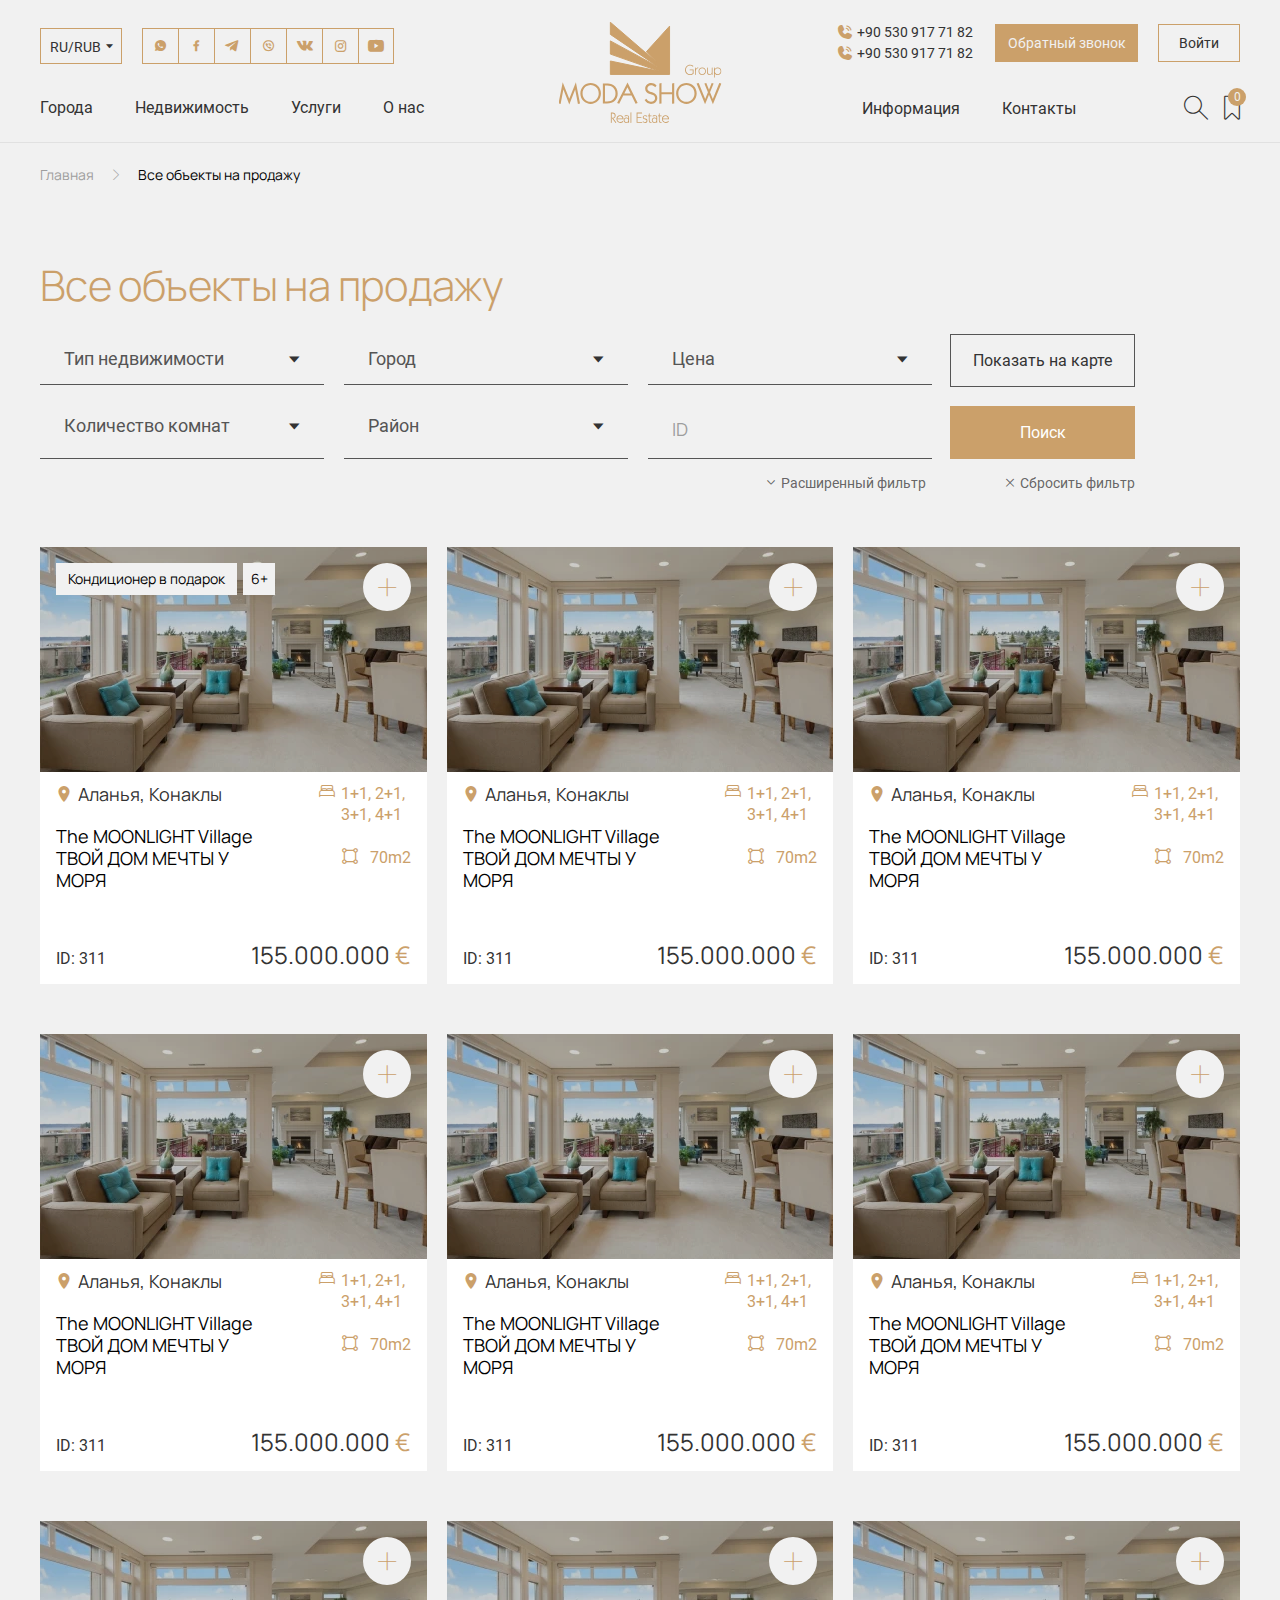
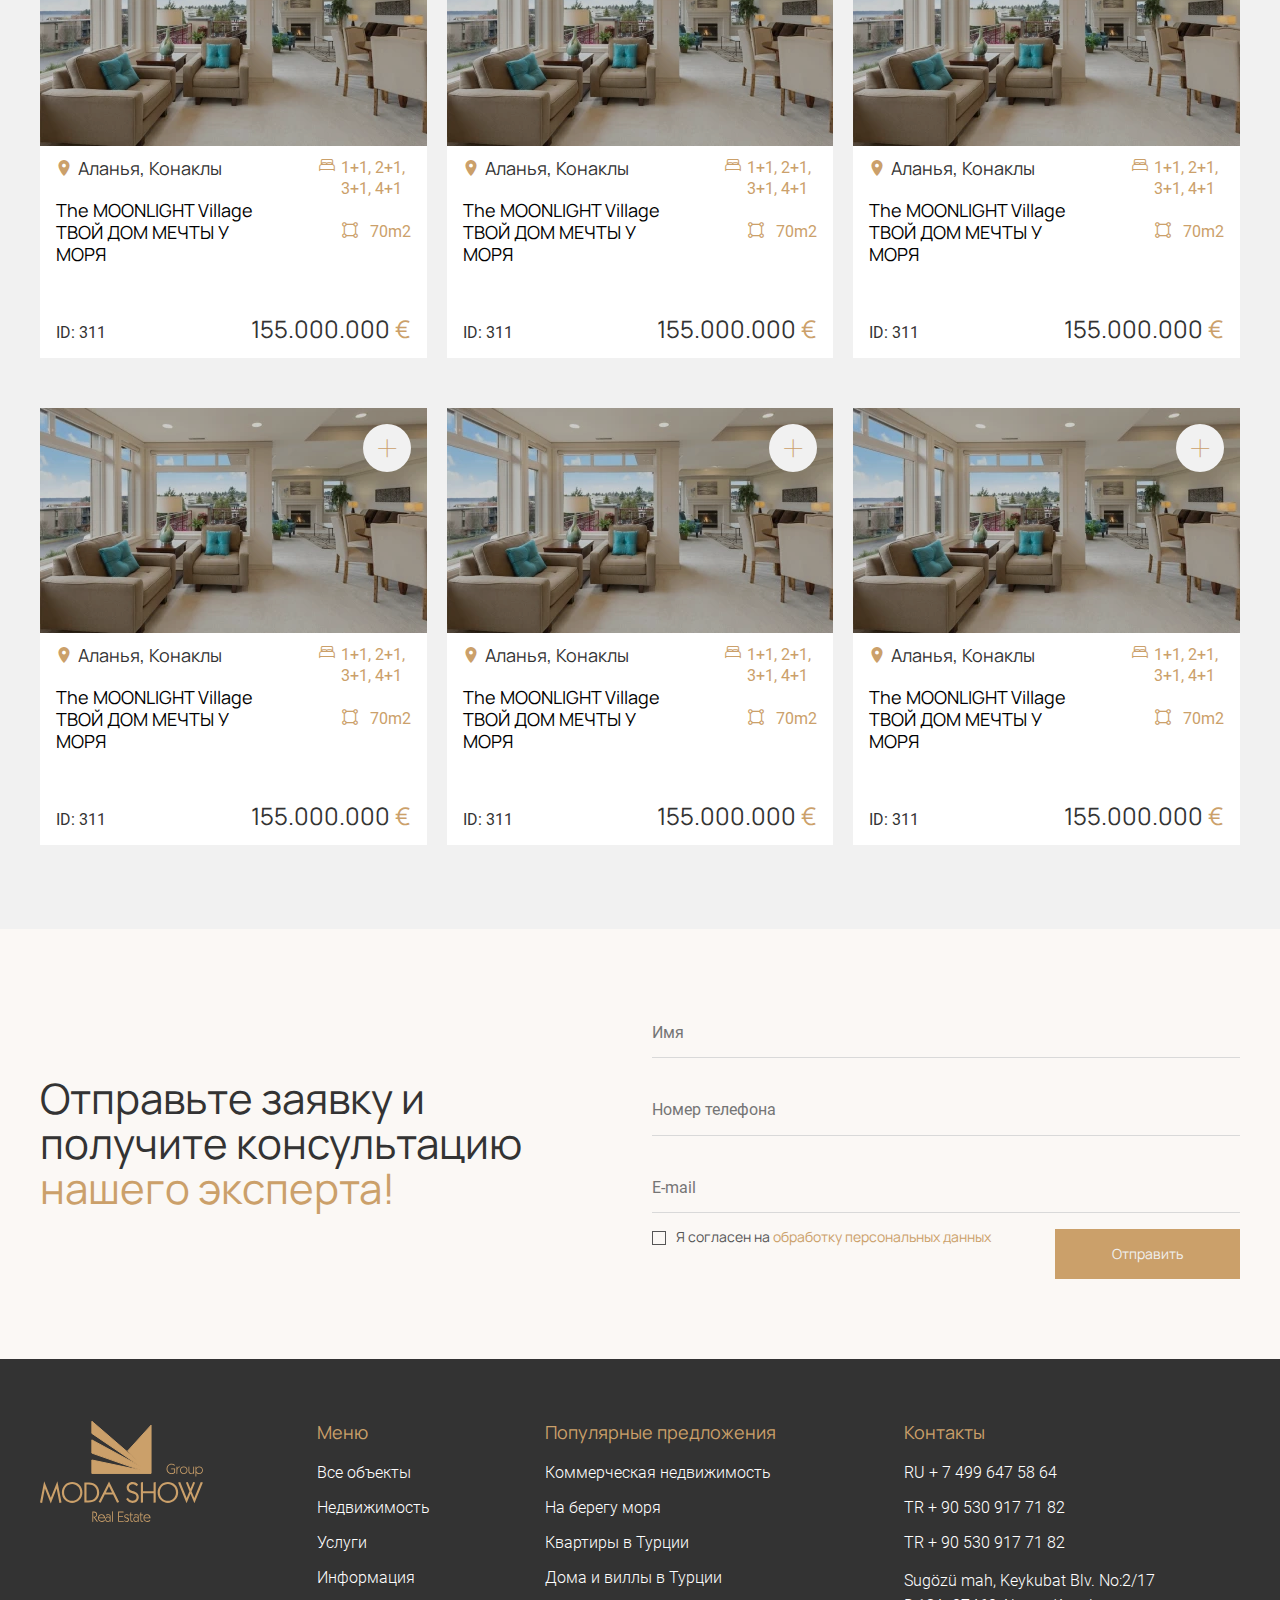
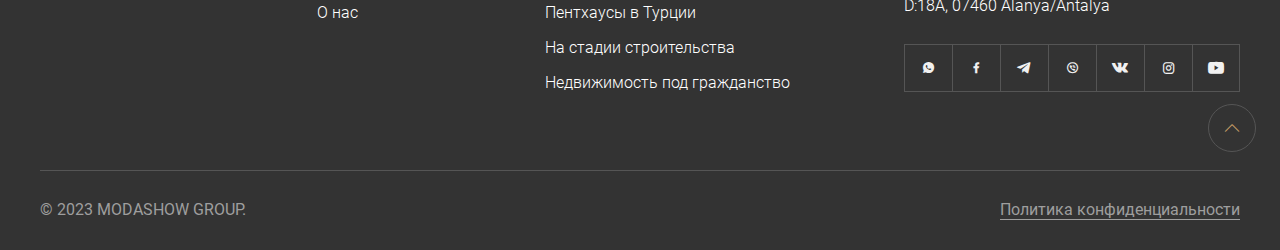
<file: catalogue-all.html>
<!DOCTYPE html>
<html lang="ru">
<head>
    <meta charset="UTF-8">
    <meta http-equiv="X-UA-Compatible" content="IE=edge">
    <meta name="viewport" content="width=device-width, initial-scale=1.0">
    <title>Каталог всех объектов</title>
<script defer src="./script/catalogueAll.5944fc700d698d459432.js"></script><link href="./style/catalogueAll.ab40db821c8c2d07af76.css" rel="stylesheet"></head>
<body>
    <header class="header header_light header_object" id="scrollHeader">
        <div class="container">
            <div class="header__inner">
                <button class="header__burger" id="burgerBtn" aria-label="Mobile menu">
                    <span></span>
                </button>
                <div class="header__left">
                    <div class="header__social">
                        <div class="header-currency">
                            <button class="header-currency__btn" aria-label="Choose currency">
                                <span>RU</span>/<span>RUB</span>
                                <span class="icon-arrow-down"></span>
                            </button>
                            <div class="dropdown-currency">
                                <ul class="dropdown-currency-left">
                                    <li class="dropdown-currency__title">Язык</li>
                                    <li class="dropdown-currency__item dropdown-currency__item_desktop" data-currency-value="language">
                                        <a href="#">
                                            EN
                                        </a>
                                    </li>
                                    <li class="dropdown-currency__item dropdown-currency__item_desktop" data-currency-value="language">
                                        <a href="#">
                                            TR
                                        </a>
                                    </li>
                                </ul>
                                <ul class="dropdown-currency-right">
                                    <li class="dropdown-currency__title">Валюта</li>
                                    <li class="dropdown-currency__item dropdown-currency__item_desktop" data-currency-value="currency">
                                        <button aria-label="Euro">
                                            EUR
                                        </button>
                                    </li>
                                    <li class="dropdown-currency__item dropdown-currency__item_desktop" data-currency-value="currency">
                                        <button aria-label="Turkish lira">
                                            TRY
                                        </button>
                                    </li>
                                    <li class="dropdown-currency__item dropdown-currency__item_desktop" data-currency-value="currency">
                                        <button aria-label="Dollar">
                                            USD
                                        </button>
                                    </li>
                                </ul>
                            </div>
                        </div>
                        <ul class="header-social-list">
                            <li class="header-social-list__item">
                                <a href="#" class="header-social-list__link"><span class="icon-link-whatsapp"></span></a>
                            </li>
                            <li class="header-social-list__item">
                                <a href="#" class="header-social-list__link"><span class="icon-link-facebook"></span></a>
                            </li>
                            <li class="header-social-list__item">
                                <a href="#" class="header-social-list__link"><span class="icon-link-telegram"></span></a>
                            </li>
                            <li class="header-social-list__item">
                                <a href="#" class="header-social-list__link"><span class="icon-link-viber"></span></a>
                            </li>
                            <li class="header-social-list__item">
                                <a href="#" class="header-social-list__link"><span class="icon-link-vk"></span></a>
                            </li>
                            <li class="header-social-list__item">
                                <a href="#" class="header-social-list__link"><span class="icon-link-instagram"></span></a>
                            </li>
                            <li class="header-social-list__item">
                                <a href="#" class="header-social-list__link"><span class="icon-link-youtube"></span></a>
                            </li>
                        </ul>
                    </div>
                    <nav class="header__navigation">
                        <ul class="header-list">
                            <li class="header-list__item">
                                <button class="header-list__link" aria-label="Cities">Города</button>
                                <div class="dropdown-nav-wrapper">
                                    <ul class="dropdown-nav-wrapper__list">
                                        <li class="dropdown-nav-wrapper__item">
                                            <a href="#">Аланья</a>
                                        </li>
                                        <li class="dropdown-nav-wrapper__item">
                                            <a href="#">Анталия</a>
                                        </li>
                                        <li class="dropdown-nav-wrapper__item">
                                            <a href="#">Мерсин</a>
                                        </li>
                                        <li class="dropdown-nav-wrapper__item">
                                            <a href="#">Стамбул</a>
                                        </li>
                                        <li class="dropdown-nav-wrapper__item">
                                            <a href="#">Северный Кипр</a>
                                        </li>
                                        <li class="dropdown-nav-wrapper__item dropdown-nav-wrapper__item_link">
                                            <a href="#">Открыть весь каталог</a>
                                            <span class="icon-arrow-light"></span>
                                        </li>
                                    </ul>
                                </div>
                            </li>
                            <li class="header-list__item dropdown">
                                <button class="header-list__link" aria-label="Estate">Недвижимость</button>
                                <div class="dropdown-nav-wrapper">
                                    <ul class="dropdown-nav-wrapper__list">
                                        <li class="dropdown-nav-wrapper__item dropdown-nav-wrapper__item_subdropdown">
                                            Жилая недвижимость
                                            <ul class="dropdown-nav-wrapper__list dropdown-nav-wrapper__list_sublist">
                                                <li class="dropdown-nav-wrapper__item">
                                                    <a href="#">Квартиры</a>
                                                </li>
                                                <li class="dropdown-nav-wrapper__item">
                                                    <a href="#">Квартиры в новостройке</a>
                                                </li>
                                                <li class="dropdown-nav-wrapper__item">
                                                    <a href="#">Недвижимость у моря</a>
                                                </li>
                                                <li class="dropdown-nav-wrapper__item dropdown-nav-wrapper__item_link">
                                                    <a href="#">Открыть весь каталог</a>
                                                    <span class="icon-arrow-light"></span>
                                                </li>
                                            </ul>
                                            <span class="icon-arrow-light"></span>
                                        </li>
                                        <li class="dropdown-nav-wrapper__item">
                                            <a href="#">Коммерческая недвижимость</a>
                                        </li>
                                    </ul>
                                </div>
                            </li>
                            <li class="header-list__item dropdown">
                                <button class="header-list__link" aria-label="Services">Услуги</button>
                                <div class="dropdown-nav-wrapper">
                                    <ul class="dropdown-nav-wrapper__list">
                                        <li class="dropdown-nav-wrapper__item">
                                            <a href="#">Ознакомительный тур</a>
                                        </li>
                                        <li class="dropdown-nav-wrapper__item">
                                            <a href="#">Online показ и покупка</a>
                                        </li>
                                        <li class="dropdown-nav-wrapper__item">
                                            <a href="#">Послепродажный сервис</a>
                                        </li>
                                        <li class="dropdown-nav-wrapper__item">
                                            <a href="#">Продать недвижимость</a>
                                        </li>
                                    </ul>
                                </div>
                            </li>
                            <li class="header-list__item dropdown">
                                <button class="header-list__link" aria-label="About">О нас</button>
                                <div class="dropdown-nav-wrapper">
                                    <ul class="dropdown-nav-wrapper__list">
                                        <li class="dropdown-nav-wrapper__item">
                                            <a href="#">Наша команда</a>
                                        </li>
                                        <li class="dropdown-nav-wrapper__item">
                                            <a href="#">Вакансии</a>
                                        </li>
                                        <li class="dropdown-nav-wrapper__item">
                                            <a href="#">Наши сертификаты</a>
                                        </li>
                                        <li class="dropdown-nav-wrapper__item">
                                            <a href="#">Отзывы</a>
                                        </li>
                                    </ul>
                                </div>
                            </li>
                        </ul>
                    </nav>
                </div>
                <a href="/" class="header__logo" aria-label="Home page"><img src="images/logo.svg" alt="Here must be company logo" ></a>
                <div class="header__right">
                    <div class="header__btns">
                        <div class="header__phones">
                            <a href="tel:+905309177182" class="header__phone">
                                <span class="icon-phone"></span>
                                +90 530 917 71 82
                            </a>
                            <a href="tel:+905309177182" class="header__phone">
                                <span class="icon-phone"></span>
                                +90 530 917 71 82
                            </a>
                        </div>
                        <button class="header__btn header__btn_gold" id="callBackBtn" aria-label="Call back">Обратный звонок</button>
                        <button class="header__btn" aria-label="Sign in">Войти</button>
                    </div>
                    <nav class="header__navigation">
                        <ul class="header-list">
                            <li class="header-list__item dropdown">
                                <button class="header-list__link">Информация</button>
                                <div class="dropdown-nav-wrapper">
                                    <ul class="dropdown-nav-wrapper__list">
                                        <li class="dropdown-nav-wrapper__item">
                                            <a href="#">Процесс покупки недвижимости</a>
                                        </li>
                                        <li class="dropdown-nav-wrapper__item">
                                            <a href="#">О недвижимости в Турции</a>
                                        </li>
                                        <li class="dropdown-nav-wrapper__item">
                                            <a href="#">Законы в Турции</a>
                                        </li>
                                        <li class="dropdown-nav-wrapper__item">
                                            <a href="#">Вопрос-ответ</a>
                                        </li>
                                        <li class="dropdown-nav-wrapper__item">
                                            <a href="#">Новости</a>
                                        </li>
                                        <li class="dropdown-nav-wrapper__item">
                                            <a href="#">Статьи</a>
                                        </li>
                                    </ul>
                                </div>
                            </li>
                            <li class="header-list__item"><a href="#" class="header-list__link">Контакты</a></li>
                        </ul>
                        <ul class="header-list header-list_icons">
                            <li class="header-list__item"><button class="header-list__link" id="searchBtn" aria-label="Open search"><span class="icon-search"></span></button></li>
                            <li class="header-list__item">
                                <a href="#" class="header-list__link">
                                    <span class="icon-bookmark"></span>
                                    <span class="header-list__link_favourite" id="favouriteCounter" data-count="0">0</span>
                                </a>
                            </li>
                        </ul>
                    </nav>
                </div>
                <button class="header__user" aria-label="User menu">
                    <span class="icon-user"></span>
                </button>
                <div class="header-search">
                    <div class="header-search-wrapper">
                        <input type="text" class="header-search-wrapper__input" placeholder="Поиск по сайту...">
                        <span class="icon-search header-search-wrapper__icon"></span>
                    </div>
                </div>
            </div>
            <div class="header-mobile-menu">
                <div class="header-mobile-menu__wrapper">
                    <div class="container">
                        <div class="header-mobile-menu__inner">
                            <div>
                                <div class="header-mobile-menu__top">
                                    <a href="/" class="header__logo" aria-label="Home page"><img src="images/logo.svg" alt="Here must be company logo"></a>
                                    <button class="header-mobile-menu__btn header-mobile-menu__btn_gold" id="closeMobileMenuBtn" aria-label="Close mobile menu">
                                        <span class="icon-cross"></span>
                                    </button>
                                </div>
                                <div class="header-mobile-menu__navigation">
                                    <div class="header-mobile-menu__menu">
                                        <div class="header-currency header-currency_mobile">
                                            <button class="header-currency__btn header-currency__btn_mobile" aria-label="Choose currency">
                                                <span>RU</span>&nbsp;/&nbsp;<span>₽</span>
                                                <span class="icon-arrow-down"></span>
                                            </button>
                                            <div class="dropdown-currency dropdown-currency_mobile">
                                                <ul class="dropdown-currency-left">
                                                    <li class="dropdown-currency__item dropdown-currency__item_mobile" data-currency-value="language">
                                                        <a href="#">
                                                            EN
                                                        </a>
                                                    </li>
                                                    <li class="dropdown-currency__item dropdown-currency__item_mobile" data-currency-value="language">
                                                        <a href="#">
                                                            TR
                                                        </a>
                                                    </li>
                                                </ul>
                                                <ul class="dropdown-currency-right">
                                                    <li class="dropdown-currency__item dropdown-currency__item_mobile" data-currency-value="currency">
                                                        <button aria-label="Euro">€</button>
                                                    </li>
                                                    <li class="dropdown-currency__item dropdown-currency__item_mobile" data-currency-value="currency">
                                                        <button aria-label="Turkish lira">₺</button>
                                                    </li>
                                                    <li class="dropdown-currency__item dropdown-currency__item_mobile" data-currency-value="currency">
                                                        <button aria-label="Dollar">$</button>
                                                    </li>
                                                </ul>
                                            </div>
                                        </div>  
                                        <div class="header-mobile-menu__btns">
                                            <button class="header-mobile-menu__btn" id="mobileMenuSearchBtn" aria-label="Search on site">
                                                <span class="icon-search"></span>
                                            </button>
                                            <button class="header-mobile-menu__btn" aria-label="Favourites">
                                                <span class="icon-bookmark"></span>
                                                <span class="header-list__link_favourite" data-count="0">0</span>
                                            </button>
                                        </div>
                                    </div>
                                    <div class="header-mobile-menu-search">
                                        <input type="text" class="header-mobile-menu-search__input" placeholder="Поиск..." id="mobileMenuSearchInput">
                                        <button id="clearSearchBtn" class="header-mobile-menu-search__cross" aria-label="Reset search">
                                            <span class="icon-cross "></span>
                                        </button>
                                    </div>
                                </div>
                                <ul class="header-mobile-menu__links">
                                    <li>
                                        <div class="header-mobile-menu-accordion">
                                            <button class="header-mobile-menu__title" aria-label="Cities">
                                                <span>Города</span>
                                                <span class="icon-arrow-down"></span>
                                            </button>
                                            <ul class="header-mobile-menu-list">
                                                <li>
                                                    <a href="#" class="header-mobile-menu-list__link">Аланья</a>
                                                </li>
                                                <li>
                                                    <a href="#" class="header-mobile-menu-list__link">Анталия</a>
                                                </li>
                                                <li>
                                                    <a href="#" class="header-mobile-menu-list__link">Стамбул</a>
                                                </li>
                                                <li>
                                                    <a href="#" class="header-mobile-menu-list__link">Мерсин</a>
                                                </li>
                                                <li>
                                                    <a href="#" class="header-mobile-menu-list__link">Северный Кипр</a>
                                                </li>
                                                <li>
                                                    <a href="#" class="header-mobile-menu-list__link header-mobile-menu-list__link_active">Открыть каталог</a>
                                                </li>
                                            </ul>
                                        </div>
                                    </li>
                                    <li>
                                        <div class="header-mobile-menu-accordion">
                                            <button class="header-mobile-menu__title" aria-label="Estate">
                                                <span>Недвижимость</span>
                                                <span class="icon-arrow-down"></span>
                                            </button>
                                            <ul class="header-mobile-menu-list">
                                                <li>
                                                    <a href="#" class="header-mobile-menu-list__link">Жилая</a>
                                                </li>
                                                <li>
                                                    <a href="#" class="header-mobile-menu-list__link">Коммерческая</a>
                                                </li>
                                            </ul>
                                        </div>
                                    </li>
                                    <li>
                                        <div class="header-mobile-menu-accordion">
                                            <button class="header-mobile-menu__title" aria-label="Services">
                                                <span>Услуги</span>
                                                <span class="icon-arrow-down"></span>
                                            </button>
                                            <ul class="header-mobile-menu-list">
                                                <li>
                                                    <a href="#" class="header-mobile-menu-list__link">Ознакомительный тур</a>
                                                </li>
                                                <li>
                                                    <a href="#" class="header-mobile-menu-list__link">Online показ и покупка</a>
                                                </li>
                                                <li>
                                                    <a href="#" class="header-mobile-menu-list__link">Послепродажный сервис</a>
                                                </li>
                                                <li>
                                                    <a href="#" class="header-mobile-menu-list__link">Продать недвижимость</a>
                                                </li>
                                            </ul>
                                        </div>
                                    </li>
                                    <li>
                                        <div class="header-mobile-menu-accordion">
                                            <button class="header-mobile-menu__title" aria-label="About us">
                                                <span>О нас</span>
                                                <span class="icon-arrow-down"></span>
                                            </button>
                                            <ul class="header-mobile-menu-list">
                                                <li>
                                                    <a href="#" class="header-mobile-menu-list__link">Наша команда</a>
                                                </li>
                                                <li>
                                                    <a href="#" class="header-mobile-menu-list__link">Вакансии</a>
                                                </li>
                                                <li>
                                                    <a href="#" class="header-mobile-menu-list__link">Наши сертификаты</a>
                                                </li>
                                                <li>
                                                    <a href="#" class="header-mobile-menu-list__link">Отзывы</a>
                                                </li>
                                            </ul>
                                        </div>
                                    </li>
                                    <li>
                                        <div class="header-mobile-menu-accordion">
                                            <button class="header-mobile-menu__title" aria-label="Information">
                                                <span>Информация</span>
                                                <span class="icon-arrow-down"></span>
                                            </button>
                                            <ul class="header-mobile-menu-list">
                                                <li>
                                                    <a href="#" class="header-mobile-menu-list__link">Процесс покупки недвижимости</a>
                                                </li>
                                                <li>
                                                    <a href="#" class="header-mobile-menu-list__link">О недвижимости в Турции</a>
                                                </li>
                                                <li>
                                                    <a href="#" class="header-mobile-menu-list__link">Законы в Турции</a>
                                                </li>
                                                <li>
                                                    <a href="#" class="header-mobile-menu-list__link">Вопрос-ответ</a>
                                                </li>
                                                <li>
                                                    <a href="#" class="header-mobile-menu-list__link">Новости</a>
                                                </li>
                                                <li>
                                                    <a href="#" class="header-mobile-menu-list__link">Статьи</a>
                                                </li>
                                            </ul>
                                        </div>
                                    </li>
                                    <li>
                                        <a href="#" class="header-mobile-menu__link">Контакты</a>
                                    </li>
                                </ul>
                            </div>
                            <div class="header-mobile-menu__footer">
                                <ul class="header-mobile-menu__contacts">
                                    <li>Телефоны:</li>
                                    <li>
                                        <a href="tel:+74996475864" >RU + 7 499 647 58 64</a>
                                    </li>
                                    <li>
                                        <a href="tel:+905309177182" >TR + 90 530 917 71 82</a>
                                    </li>
                                    <li>
                                        <a href="tel:+905309177182" >TR + 90 530 917 71 82</a>
                                    </li>
                                </ul>
                                <ul class="header-social-list header-social-list_mobile">
                                    <li class="header-social-list__item">
                                        <a href="#" class="header-social-list__link" aria-label="Whatsapp"><span class="icon-link-whatsapp"></span></a>
                                    </li>
                                    <li class="header-social-list__item">
                                        <a href="#" class="header-social-list__link" aria-label="Facebook"><span class="icon-link-facebook"></span></a>
                                    </li>
                                    <li class="header-social-list__item">
                                        <a href="#" class="header-social-list__link" aria-label="Telegram"><span class="icon-link-telegram"></span></a>
                                    </li>
                                    <li class="header-social-list__item">
                                        <a href="#" class="header-social-list__link" aria-label="Viber"><span class="icon-link-viber"></span></a>
                                    </li>
                                    <li class="header-social-list__item">
                                        <a href="#" class="header-social-list__link" aria-label="Vkonakte"><span class="icon-link-vk"></span></a>
                                    </li>
                                    <li class="header-social-list__item">
                                        <a href="#" class="header-social-list__link" aria-label="Instagram"><span class="icon-link-instagram"></span></a>
                                    </li>
                                    <li class="header-social-list__item">
                                        <a href="#" class="header-social-list__link" aria-label="YouTube"><span class="icon-link-youtube"></span></a>
                                    </li>
                                </ul>
                                <button class="header-mobile-menu__callback" aria-label="Call back">Обратный звонок</button>
                            </div>
                        </div>
                    </div>
                </div>
            </div>
        </div>
    </header>
    <main>
        <section class="path">
            <div class="container">
                <nav class="path__navigation">
                    <a href="/" class="path__link">Главная</a>
                    <span class="icon-arrow-light"></span>
                    <p class="path__link_active">Все объекты на продажу</p>
                </nav>
            </div>
        </section>
        <section class="main main_catalogue">
            <div class="container">
                <div class="main__inner main__inner_catalogue">
                    <h1 class="main__title">Все объекты на продажу</h1>
                    <form class="main-filter" id="mainFilter">
                        <div class="main-filter__header main-filter__header_selected" id="mobileFilterObjects">
                            <button type="button" class="main-filter__btn" id="mobileFilterObjectsBtn" aria-label="Estate vendor">
                                <span>От застройщика</span>
                                <span class="icon-arrow-down"></span>
                            </button>
                            <div class="main-filter__radio">
                                <input type="radio" id="builder" value="builderObjects" name="objects" class="radio-input" checked="true">
                                <label for="builder">От застройщика</label>
                            </div>
                            <div class="main-filter__radio">
                                <input type="radio" id="all" value="allObjects" name="objects" class="radio-input">
                                <label for="all">Все объекты на продажу</label>
                            </div>
                        </div> 
                        <div class="main-filter__wrapper">
                            <div class="main-filter-fields">
                                <div class="main-filter-fields__field">
                                    <button type="button" class="main-filter-fields__btn" data-field="type" aria-label="Estate type">
                                        Тип недвижимости
                                        <span class="icon-arrow-down"></span>
                                    </button>
                                    <ul class="main-filter-fields-list">
                                        <li class="main-filter-fields-list__item" data-is-selected="not-selected">
                                            <input type="checkbox" name="" id="appartments" class="custom-checkbox">
                                            <label for="appartments">Квартиры</label>
                                        </li>
                                        <li class="main-filter-fields-list__item" data-is-selected="not-selected">
                                            <input type="checkbox" name="" id="penthouse" class="custom-checkbox">
                                            <label for="penthouse">Пентхаусы</label>
                                        </li>
                                        <li class="main-filter-fields-list__item" data-is-selected="not-selected" aria-label="Villa">
                                            <input type="checkbox" name="" id="villas" class="custom-checkbox">
                                            <label for="villas">Виллы</label>
                                        </li>
                                        <li class="main-filter-fields-list__item" data-is-selected="not-selected">
                                            <input type="checkbox" name="" id="duplex" class="custom-checkbox">
                                            <label for="duplex">Дуплексы</label>
                                        </li>
                                    </ul>
                                </div>
                                <div class="main-filter-fields__field">
                                    <button type="button" class="main-filter-fields__btn" data-field="city" aria-label="City">
                                        Город
                                        <span class="icon-arrow-down"></span>
                                    </button>
                                    <ul class="main-filter-fields-list">
                                        <li class="main-filter-fields-list__item" data-is-selected="not-selected">
                                            <input type="checkbox" name="" id="Alanya" class="custom-checkbox">
                                            <label for="Alanya">Аланья</label>
                                        </li>
                                        <li class="main-filter-fields-list__item" data-is-selected="not-selected">
                                            <input type="checkbox" name="" id="Antalya" class="custom-checkbox">
                                            <label for="Antalya">Анталья</label>
                                        </li>
                                        <li class="main-filter-fields-list__item" data-is-selected="not-selected">
                                            <input type="checkbox" name="" id="Istanbul" class="custom-checkbox">
                                            <label for="Istanbul">Стамбул</label>
                                        </li>
                                        <li class="main-filter-fields-list__item" data-is-selected="not-selected">
                                            <input type="checkbox" name="" id="Mersin" class="custom-checkbox">
                                            <label for="Mersin">Мерсин</label>
                                        </li>
                                        <li class="main-filter-fields-list__item" data-is-selected="not-selected">
                                            <input type="checkbox" name="" id="NorthernCyprus" class="custom-checkbox">
                                            <label for="NorthernCyprus">Северный Кипр</label>
                                        </li>
                                    </ul>
                                </div>
                                <div class="main-filter-fields__field main-filter-fields__field_price">
                                    <button type="button" class="main-filter-fields__btn" data-field="price" aria-label="Price">
                                        Цена
                                        <span class="icon-arrow-down"></span>
                                    </button>
                                    <div class="main-filter-fields-list main-filter-fields-list_price">
                                        <input type="text" placeholder="От" class="main-filter-fields-list__input" data-is-selected="not-selected">
                                        <span class="main-filter-fields-list__divider"></span>
                                        <input type="text" placeholder="До" class="main-filter-fields-list__input" data-is-selected="not-selected">
                                    </div>
                                </div>
                                <div class="main-filter-fields__field">
                                    <button type="button" class="main-filter-fields__btn" data-field="rooms" aria-label="Rooms amount">
                                        Количество комнат
                                        <span class="icon-arrow-down"></span>
                                    </button>
                                    <ul class="main-filter-fields-list">
                                        <li class="main-filter-fields-list__item" data-is-selected="not-selected">
                                            <input type="checkbox" name="" id="twoRooms" class="custom-checkbox">
                                            <label for="twoRooms">1+1</label>
                                        </li>
                                        <li class="main-filter-fields-list__item" data-is-selected="not-selected">
                                            <input type="checkbox" name="" id="threeRooms" class="custom-checkbox">
                                            <label for="threeRooms">2+1</label>
                                        </li>
                                        <li class="main-filter-fields-list__item" data-is-selected="not-selected">
                                            <input type="checkbox" name="" id="fourRooms" class="custom-checkbox">
                                            <label for="fourRooms">3+1</label>
                                        </li>
                                        <li class="main-filter-fields-list__item" data-is-selected="not-selected">
                                            <input type="checkbox" name="" id="fiveRooms" class="custom-checkbox">
                                            <label for="fiveRooms">3+2</label>
                                        </li>
                                    </ul>
                                </div>
                                <div class="main-filter-fields__field">
                                    <button type="button" class="main-filter-fields__btn" data-field="area" aria-label="Area">
                                        Район
                                        <span class="icon-arrow-down"></span>
                                    </button>
                                    <ul class="main-filter-fields-list">
                                        <li class="main-filter-fields-list__item" data-is-selected="not-selected">
                                            <input type="checkbox" name="" id="allAreas" class="custom-checkbox">
                                            <label for="allAreas">Все районы</label>
                                        </li>
                                    </ul>
                                </div>
                                <input type="text" placeholder="Цена от" class="main-filter-fields-list__input main-filter-fields-list__input_mobile" data-is-selected="not-selected">
                                <input type="text" placeholder="Цена до" class="main-filter-fields-list__input main-filter-fields-list__input_mobile" data-is-selected="not-selected">
                                <input type="text" class="main-filter-fields__input" placeholder="ID" id="filterInputId" data-is-selected="not-selected">
                            </div>
                            <div class="main__btns">
                                <button type="button" class="main__btn" aria-label="Show on map">Показать на карте</button>
                                <button type="button" class="main__btn" aria-label="Find objects">Поиск</button>
                            </div>
                        </div>
                        <div class="main-filter__additions">
                            <button type="button" class="main-filter__btn main-filter__btn_addition" id="openExtendedFilterBtn">
                                <span class="icon-arrow-down-light"></span>
                                Расширенный фильтр
                            </button>
                            <button type="button" class="main-filter__btn main-filter__btn_addition" id="resetFilterBtn" aria-label="Reset filter">
                                <span class="icon-cross"></span>
                                Сбросить фильтр
                            </button>
                        </div>
                        <div class="main__btns main__btns_mobile">
                            <button type="submit" class="main__btn" aria-label="Find objects">Поиск</button>
                            <button type="button" class="main__btn" aria-label="Show on map"><span class="icon-map"></span></button>
                        </div>
                    </form>
                    <form class="extended-filter" id="extendedFilter">
                        <button type="button" class="extended-filter__btn" id="closeExtendedFilterBtn" aria-label="Close extended filter">
                            <span class="icon-cross"></span>
                        </button>
                        <div class="main-filter-fields">
                            <div class="main-filter-fields__field">
                                <button type="button" class="main-filter-fields__btn" data-field="type" aria-label="Renovation">
                                    Ремонт
                                    <span class="icon-arrow-down"></span>
                                </button>
                                <ul class="main-filter-fields-list" style="overflow-y: hidden;">
                                    <li class="main-filter-fields-list__item" data-is-selected="not-selected">
                                        <input type="checkbox" name="" id="classic" class="custom-checkbox custom-checkbox_mobile">
                                        <label for="classic">Классический</label>
                                    </li>
                                    <li class="main-filter-fields-list__item" data-is-selected="not-selected">
                                        <input type="checkbox" name="" id="cosmetic" class="custom-checkbox custom-checkbox_mobile">
                                        <label for="cosmetic">Косметический</label>
                                    </li>
                                    <li class="main-filter-fields-list__item" data-is-selected="not-selected" aria-label="Villa">
                                        <input type="checkbox" name="" id="designer" class="custom-checkbox custom-checkbox_mobile">
                                        <label for="designer">Дизайнерский</label>
                                    </li>
                                    <li class="main-filter-fields-list__item" data-is-selected="not-selected">
                                        <input type="checkbox" name="" id="noMatter" class="custom-checkbox custom-checkbox_mobile">
                                        <label for="noMatter">Не важно</label>
                                    </li>
                                </ul>
                            </div>
                            <div class="main-filter-fields__field main-filter-fields__field_price">
                                <button type="button" class="main-filter-fields__btn" data-field="price" aria-label="Price">
                                    Этаж
                                    <span class="icon-arrow-down"></span>
                                </button>
                                <div class="main-filter-fields-list main-filter-fields-list_price">
                                    <input type="text" placeholder="От" class="main-filter-fields-list__input" data-is-selected="not-selected">
                                    <span class="main-filter-fields-list__divider"></span>
                                    <input type="text" placeholder="До" class="main-filter-fields-list__input" data-is-selected="not-selected">
                                </div>
                            </div>
                            <div class="main-filter-fields__field main-filter-fields__field_radio">
                                <input type="radio" name="floor" id="notFirst" class="custom-radio">
                                <label for="notFirst">Не первый</label>
                                <input type="radio" name="floor" id="notLast" class="custom-radio">
                                <label for="notLast">Не последний</label>
                            </div>
                            <div class="main-filter-fields__field main-filter-fields__field_price">
                                <button type="button" class="main-filter-fields__btn" data-field="price" aria-label="Price">
                                    Год сдачи
                                    <span class="icon-arrow-down"></span>
                                </button>
                                <div class="main-filter-fields-list main-filter-fields-list_price">
                                    <input type="text" placeholder="От" class="main-filter-fields-list__input" data-is-selected="not-selected">
                                    <span class="main-filter-fields-list__divider"></span>
                                    <input type="text" placeholder="До" class="main-filter-fields-list__input" data-is-selected="not-selected">
                                </div>
                            </div>
                            <div class="main-filter-fields__field">
                                <button type="button" class="main-filter-fields__btn" data-field="city" aria-label="City">
                                    Дата публикации
                                    <span class="icon-arrow-down"></span>
                                </button>
                                <ul class="main-filter-fields-list main-filter-fields-list_radio" style="overflow-y: scroll;">
                                    <li class="main-filter-fields-list__item" data-is-selected="not-selected">
                                        <input type="radio" name="date" id="hour" class="custom-radio custom-radio_square">
                                        <label for="hour">За час</label>
                                    </li>
                                    <li class="main-filter-fields-list__item" data-is-selected="not-selected">
                                        <input type="radio" name="date" id="today" class="custom-radio custom-radio_square">
                                        <label for="today">Сегодня</label>
                                    </li>
                                    <li class="main-filter-fields-list__item" data-is-selected="not-selected">
                                        <input type="radio" name="date" id="day" class="custom-radio custom-radio_square">
                                        <label for="day">За сутки</label>
                                    </li>
                                    <li class="main-filter-fields-list__item" data-is-selected="not-selected">
                                        <input type="radio" name="date" id="month" class="custom-radio custom-radio_square">
                                        <label for="month">За 30 дней</label>
                                    </li>
                                </ul>
                            </div>
                            <div class="main-filter-fields__field main-filter-fields__field_price">
                                <button type="button" class="main-filter-fields__btn" data-field="price" aria-label="Price">
                                    Расстояние до моря (км)
                                    <span class="icon-arrow-down"></span>
                                </button>
                                <div class="main-filter-fields-list main-filter-fields-list_price">
                                    <input type="text" placeholder="От" class="main-filter-fields-list__input" data-is-selected="not-selected">
                                    <span class="main-filter-fields-list__divider"></span>
                                    <input type="text" placeholder="До" class="main-filter-fields-list__input" data-is-selected="not-selected">
                                </div>
                            </div>
                        </div>
                        <div class="extended-filter-fields">
                            <div class="extended-filter-fields-radios">
                                <div class="extended-filter-fields-radios-item">
                                    <span class="extended-filter-fields-radios-item__title">Лифт</span>
                                    <div class="extended-filter-fields-radios-item__group">
                                        <div class="extended-filter-fields-radios-item__radio">
                                            <input type="radio" name="elevator" id="nomatterElevator" class="custom-radio custom-radio_mobile">
                                            <label for="nomatterElevator" class="extended-filter-fields-radios-item__label">Неважно</label>
                                        </div>
                                        <div class="extended-filter-fields-radios-item__radio">
                                            <input type="radio" name="elevator" id="haveElevator" class="custom-radio custom-radio_mobile">
                                            <label for="haveElevator" class="extended-filter-fields-radios-item__label">Есть</label>
                                        </div>
                                    </div>
                                </div>
                                <div class="extended-filter-fields-radios-item">
                                    <span class="extended-filter-fields-radios-item__title">Парковка</span>
                                    <div class="extended-filter-fields-radios-item__group">
                                        <div class="extended-filter-fields-radios-item__radio">
                                            <input type="radio" name="parking" id="nomatter" class="custom-radio custom-radio_mobile">
                                            <label for="nomatter" class="extended-filter-fields-radios-item__label">Неважно</label>
                                        </div>
                                        <div class="extended-filter-fields-radios-item__radio">
                                            <input type="radio" name="parking" id="upper" class="custom-radio custom-radio_mobile">
                                            <label for="upper" class="extended-filter-fields-radios-item__label">Надземная</label>
                                        </div>
                                        <div class="extended-filter-fields-radios-item__radio">
                                            <input type="radio" name="parking" id="under" class="custom-radio custom-radio_mobile">
                                            <label for="under" class="extended-filter-fields-radios-item__label">Подземная</label>
                                        </div>
                                    </div>
                                </div>
                                <div class="extended-filter-fields-radios-item">
                                    <span class="extended-filter-fields-radios-item__title">Тип отопления</span>
                                    <div class="extended-filter-fields-radios-item__group">
                                        <div class="extended-filter-fields-radios-item__radio">
                                            <input type="radio" name="heating" id="central" class="custom-radio custom-radio_mobile">
                                            <label for="central" class="extended-filter-fields-radios-item__label">Центральное</label>
                                        </div>
                                        <div class="extended-filter-fields-radios-item__radio">
                                            <input type="radio" name="heating" id="auto" class="custom-radio custom-radio_mobile">
                                            <label for="auto" class="extended-filter-fields-radios-item__label">Автономное</label>
                                        </div>
                                    </div>
                                </div>
                            </div>
                            <div class="extended-filter-fields-checks">
                                <span class="extended-filter-fields-checks__title">Вид из окна</span>
                                <div class="extended-filter-fields-checks-items">
                                    <div class="feedback-form-submit__aggree">
                                        <input type="checkbox" class="custom-checkbox custom-checkbox_mobile" id="street">
                                        <label for="street">На улицу</label>
                                    </div>
                                    <div class="feedback-form-submit__aggree">
                                        <input type="checkbox" class="custom-checkbox custom-checkbox_mobile" id="yard">
                                        <label for="yard">На двор</label>
                                    </div>
                                    <div class="feedback-form-submit__aggree">
                                        <input type="checkbox" class="custom-checkbox custom-checkbox_mobile" id="sea">
                                        <label for="sea">На море</label>
                                    </div>
                                    <div class="feedback-form-submit__aggree">
                                        <input type="checkbox" class="custom-checkbox custom-checkbox_mobile" id="mountains">
                                        <label for="mountains">На горы</label>
                                    </div>
                                    <div class="feedback-form-submit__aggree">
                                        <input type="checkbox" class="custom-checkbox custom-checkbox_mobile" id="city">
                                        <label for="city">На город</label>
                                    </div>
                                    <div class="feedback-form-submit__aggree">
                                        <input type="checkbox" class="custom-checkbox custom-checkbox_mobile" id="panorama">
                                        <label for="panorama">Панорамный вид</label>
                                    </div>
                                </div>
                            </div>
                            <div class="main-filter-fields">
                                <span class="main-filter-fields-selector-title">Инфраструктура</span>
                                <div class="main-filter-fields__field main-filter-fields__field_selector">
                                    <button type="button" class="main-filter-fields__btn" data-field="city" aria-label="Infrastructure" data-desktop-text="Инфраструктура">
                                        Инфраструктура
                                        <span class="icon-arrow-down"></span>
                                    </button>
                                    <ul class="main-filter-fields-list" style="overflow-y: scroll;">
                                        <li class="main-filter-fields-list__item" data-is-selected="not-selected">
                                            <input type="checkbox" name="" id="cars" class="custom-checkbox">
                                            <label for="cars">Машины</label>
                                        </li>
                                        <li class="main-filter-fields-list__item" data-is-selected="not-selected">
                                            <input type="checkbox" name="" id="playground" class="custom-checkbox">
                                            <label for="playground">Детская площадка</label>
                                        </li>
                                        <li class="main-filter-fields-list__item" data-is-selected="not-selected">
                                            <input type="checkbox" name="" id="garage" class="custom-checkbox">
                                            <label for="garage">Гараж</label>
                                        </li>
                                        <li class="main-filter-fields-list__item" data-is-selected="not-selected">
                                            <input type="checkbox" name="" id="intercom" class="custom-checkbox">
                                            <label for="intercom">Домофон</label>
                                        </li>
                                    </ul>
                                </div>
                                <span class="main-filter-fields-selector-title" style="order: 1;">Оборудование</span>
                                <div class="main-filter-fields__field main-filter-fields__field_selector">
                                    <button type="button" class="main-filter-fields__btn" data-field="hardware" aria-label="Hardware" data-desktop-text="Оборудование">
                                        Оборудование
                                        <span class="icon-arrow-down"></span>
                                    </button>
                                    <ul class="main-filter-fields-list" style="overflow-y: scroll;">
                                        <li class="main-filter-fields-list__item" data-is-selected="not-selected">
                                            <input type="checkbox" name="" id="internet" class="custom-checkbox">
                                            <label for="internet">Интернет</label>
                                        </li>
                                        <li class="main-filter-fields-list__item" data-is-selected="not-selected">
                                            <input type="checkbox" name="" id="appliances" class="custom-checkbox">
                                            <label for="appliances">Бытовая техника</label>
                                        </li>
                                        <li class="main-filter-fields-list__item" data-is-selected="not-selected">
                                            <input type="checkbox" name="" id="conditioner" class="custom-checkbox">
                                            <label for="conditioner">Кондиционирование</label>
                                        </li>
                                        <li class="main-filter-fields-list__item" data-is-selected="not-selected">
                                            <input type="checkbox" name="" id="furnishing" class="custom-checkbox">
                                            <label for="furnishing">Мебелировка</label>
                                        </li>
                                    </ul>
                                </div>
                                <span class="main-filter-fields-selector-title">Дополнительно</span>
                                <div class="main-filter-fields__field main-filter-fields__field_selector">
                                    <button type="button" class="main-filter-fields__btn" aria-label="Extra" data-desktop-text="Дополнительно">
                                        Дополнительно
                                        <span class="icon-arrow-down"></span>
                                    </button>
                                    <ul class="main-filter-fields-list" style="overflow-y: scroll;">
                                        <li class="main-filter-fields-list__item" data-is-selected="not-selected">
                                            <input type="checkbox" name="" id="residencePermit" class="custom-checkbox">
                                            <label for="residencePermit">ВНЖ при покупке</label>
                                        </li>
                                        <li class="main-filter-fields-list__item" data-is-selected="not-selected">
                                            <input type="checkbox" name="" id="citizenship" class="custom-checkbox">
                                            <label for="citizenship">Гражданство при покупке</label>
                                        </li>
                                        <li class="main-filter-fields-list__item" data-is-selected="not-selected">
                                            <input type="checkbox" name="" id="onlineShow" class="custom-checkbox">
                                            <label for="onlineShow">Возможен онлайн показ</label>
                                        </li>
                                        <li class="main-filter-fields-list__item" data-is-selected="not-selected">
                                            <input type="checkbox" name="" id="remoteTransaction" class="custom-checkbox">
                                            <label for="remoteTransaction">Удаленная сделка</label>
                                        </li>
                                        <li class="main-filter-fields-list__item" data-is-selected="not-selected">
                                            <input type="checkbox" name="" id="managementCompany" class="custom-checkbox">
                                            <label for="managementCompany">Есть управляющая компания</label>
                                        </li>
                                    </ul>
                                </div>
                            </div>
                            <button type="button" class="extended-filter-fields__btn" aria-label="Apply filters" id="applyFiltersBtn">Применить фильтры</button>
                            <button type="button" class="extended-filter-fields__btn" aria-label="Reset filters" id="resetAllFiltersBtn">
                                <span class="icon-cross"></span>
                                Сбросить фильтры
                            </button>
                        </div>
                        <button type="button" class="extended-filter__apply" id="desktopApplyBtn">Применить</button>
                    </form>
                </div>
            </div>
        </section>
        <section class="objects objects_grid" style="background-color: unset;">
            <div class="container">
                <div class="objects-inner">
                    <div class="swiper objects-swiper" id="swiperOurObjects">
                        <div class="swiper-wrapper objects-wrapper" id="ourObjects">
                            <div class="swiper-slide objects-swiper-slide">
                                <a href="#" class="objects-swiper-slide-image">
                                    <picture>
                                        <source srcset="images/objects/object-image.webp" type="image/webp">
                                        <img src="images/objects/object-image.png" alt="Here must be object image" class="objects-swiper-slide-image__image">
                                    </picture>
                                </a>
                                <button class="objects-swiper-slide__btn" id="addFavouriteBtn" aria-label="Add to favourites">
                                    <span class="icon-plus"></span>
                                </button>
                                <div class="objects-swiper-slide-features">
                                    <span class="objects-swiper-slide-features__preview">Кондиционер в подарок</span>
                                    <div class="objects-swiper-slide-features-dropdown">
                                        <button class="objects-swiper-slide-features-dropdown__btn">3+</button>
                                        <div class="objects-swiper-slide-features-dropdown__wrapper">
                                            <div class="objects-swiper-slide-features-dropdown__items">
                                                <span class="objects-swiper-slide-features__preview">Трансфер на пляж</span>
                                                <span class="objects-swiper-slide-features__preview">Лофт</span>
                                                <span class="objects-swiper-slide-features__preview">Гарантированная скидка</span>
                                                <span class="objects-swiper-slide-features__preview">Трансфер на пляж</span>
                                                <span class="objects-swiper-slide-features__preview">Лофт</span>
                                                <span class="objects-swiper-slide-features__preview">Гарантированная скидка</span>
                                            </div>
                                        </div>
                                    </div>
                                </div>
                                <div class="objects-object">
                                    <div>
                                        <div class="objects-object__header">
                                            <div class="objects-object__location">
                                                <span class="icon-location-mark"></span>
                                                <span>Аланья, Конаклы</span>
                                            </div>
                                            <div class="objects-object__beds">
                                                <span class="icon-bed"></span>
                                                <span>1+1, 2+1, 3+1, 4+1</span>
                                            </div>
                                        </div>
                                        <div class="objects-object__info">
                                            <p class="objects-object__title">The MOONLIGHT Village<br> 
                                                ТВОЙ ДОМ МЕЧТЫ У МОРЯ</p>
                                            <div class="objects-object__size">
                                                <span class="icon-perimeter"></span>
                                                <span>70m2</span>
                                            </div>
                                        </div>
                                    </div>
                                    <div class="objects-object__price">
                                        <span>ID: 311</span>
                                        <p>155.000.000 <span>€</span></p>
                                    </div>
                                </div>
                            </div>
                            <div class="swiper-slide objects-swiper-slide">
                                <a href="#" class="objects-swiper-slide-image">
                                    <picture>
                                        <source srcset="images/objects/object-image.webp" type="image/webp">
                                        <img src="images/objects/object-image.png" alt="Here must be object image" class="objects-swiper-slide-image__image">
                                    </picture>
                                </a>
                                <button class="objects-swiper-slide__btn" aria-label="Add to favourites">
                                    <span class="icon-plus"></span>
                                </button>
                                <div class="objects-object">
                                    <div>
                                        <div class="objects-object__header">
                                            <div class="objects-object__location">
                                                <span class="icon-location-mark"></span>
                                                <span>Аланья, Конаклы</span>
                                            </div>
                                            <div class="objects-object__beds">
                                                <span class="icon-bed"></span>
                                                <span>1+1, 2+1, 3+1, 4+1</span>
                                            </div>
                                        </div>
                                        <div class="objects-object__info">
                                            <p class="objects-object__title">The MOONLIGHT Village<br> 
                                                ТВОЙ ДОМ МЕЧТЫ У МОРЯ</p>
                                            <div class="objects-object__size">
                                                <span class="icon-perimeter"></span>
                                                <span>70m2</span>
                                            </div>
                                        </div>
                                    </div>
                                    <div class="objects-object__price">
                                        <span>ID: 311</span>
                                        <p>155.000.000 <span>€</span></p>
                                    </div>
                                </div>
                            </div>
                            <div class="swiper-slide objects-swiper-slide">
                                <a href="#" class="objects-swiper-slide-image">
                                    <picture>
                                        <source srcset="images/objects/object-image.webp" type="image/webp">
                                        <img src="images/objects/object-image.png" alt="Here must be object image" class="objects-swiper-slide-image__image">
                                    </picture>
                                </a>
                                <button class="objects-swiper-slide__btn" aria-label="Add to favourites">
                                    <span class="icon-plus"></span>
                                </button>
                                <div class="objects-object">
                                    <div>
                                        <div class="objects-object__header">
                                            <div class="objects-object__location">
                                                <span class="icon-location-mark"></span>
                                                <span>Аланья, Конаклы</span>
                                            </div>
                                            <div class="objects-object__beds">
                                                <span class="icon-bed"></span>
                                                <span>1+1, 2+1, 3+1, 4+1</span>
                                            </div>
                                        </div>
                                        <div class="objects-object__info">
                                            <p class="objects-object__title">The MOONLIGHT Village<br> 
                                                ТВОЙ ДОМ МЕЧТЫ У МОРЯ</p>
                                            <div class="objects-object__size">
                                                <span class="icon-perimeter"></span>
                                                <span>70m2</span>
                                            </div>
                                        </div>
                                    </div>
                                    <div class="objects-object__price">
                                        <span>ID: 311</span>
                                        <p>155.000.000 <span>€</span></p>
                                    </div>
                                </div>
                            </div>
                            <div class="swiper-slide objects-swiper-slide">
                                <a href="#" class="objects-swiper-slide-image">
                                    <picture>
                                        <source srcset="images/objects/object-image.webp" type="image/webp">
                                        <img src="images/objects/object-image.png" alt="Here must be object image" class="objects-swiper-slide-image__image">
                                    </picture>
                                </a>
                                <button class="objects-swiper-slide__btn" aria-label="Add to favourites">
                                    <span class="icon-plus"></span>
                                </button>
                                <div class="objects-object">
                                    <div>
                                        <div class="objects-object__header">
                                            <div class="objects-object__location">
                                                <span class="icon-location-mark"></span>
                                                <span>Аланья, Конаклы</span>
                                            </div>
                                            <div class="objects-object__beds">
                                                <span class="icon-bed"></span>
                                                <span>1+1, 2+1, 3+1, 4+1</span>
                                            </div>
                                        </div>
                                        <div class="objects-object__info">
                                            <p class="objects-object__title">The MOONLIGHT Village<br> 
                                                ТВОЙ ДОМ МЕЧТЫ У МОРЯ</p>
                                            <div class="objects-object__size">
                                                <span class="icon-perimeter"></span>
                                                <span>70m2</span>
                                            </div>
                                        </div>
                                    </div>
                                    <div class="objects-object__price">
                                        <span>ID: 311</span>
                                        <p>155.000.000 <span>€</span></p>
                                    </div>
                                </div>
                            </div>
                            <div class="swiper-slide objects-swiper-slide">
                                <a href="#" class="objects-swiper-slide-image">
                                    <picture>
                                        <source srcset="images/objects/object-image.webp" type="image/webp">
                                        <img src="images/objects/object-image.png" alt="Here must be object image" class="objects-swiper-slide-image__image">
                                    </picture>
                                </a>
                                <button class="objects-swiper-slide__btn" aria-label="Add to favourites">
                                    <span class="icon-plus"></span>
                                </button>
                                <div class="objects-object">
                                    <div>
                                        <div class="objects-object__header">
                                            <div class="objects-object__location">
                                                <span class="icon-location-mark"></span>
                                                <span>Аланья, Конаклы</span>
                                            </div>
                                            <div class="objects-object__beds">
                                                <span class="icon-bed"></span>
                                                <span>1+1, 2+1, 3+1, 4+1</span>
                                            </div>
                                        </div>
                                        <div class="objects-object__info">
                                            <p class="objects-object__title">The MOONLIGHT Village<br> 
                                                ТВОЙ ДОМ МЕЧТЫ У МОРЯ</p>
                                            <div class="objects-object__size">
                                                <span class="icon-perimeter"></span>
                                                <span>70m2</span>
                                            </div>
                                        </div>
                                    </div>
                                    <div class="objects-object__price">
                                        <span>ID: 311</span>
                                        <p>155.000.000 <span>€</span></p>
                                    </div>
                                </div>
                            </div>
                            <div class="swiper-slide objects-swiper-slide">
                                <a href="#" class="objects-swiper-slide-image">
                                    <picture>
                                        <source srcset="images/objects/object-image.webp" type="image/webp">
                                        <img src="images/objects/object-image.png" alt="Here must be object image" class="objects-swiper-slide-image__image">
                                    </picture>
                                </a>
                                <button class="objects-swiper-slide__btn" aria-label="Add to favourites">
                                    <span class="icon-plus"></span>
                                </button>
                                <div class="objects-object">
                                    <div>
                                        <div class="objects-object__header">
                                            <div class="objects-object__location">
                                                <span class="icon-location-mark"></span>
                                                <span>Аланья, Конаклы</span>
                                            </div>
                                            <div class="objects-object__beds">
                                                <span class="icon-bed"></span>
                                                <span>1+1, 2+1, 3+1, 4+1</span>
                                            </div>
                                        </div>
                                        <div class="objects-object__info">
                                            <p class="objects-object__title">The MOONLIGHT Village<br> 
                                                ТВОЙ ДОМ МЕЧТЫ У МОРЯ</p>
                                            <div class="objects-object__size">
                                                <span class="icon-perimeter"></span>
                                                <span>70m2</span>
                                            </div>
                                        </div>
                                    </div>
                                    <div class="objects-object__price">
                                        <span>ID: 311</span>
                                        <p>155.000.000 <span>€</span></p>
                                    </div>
                                </div>
                            </div>
                            <div class="swiper-slide objects-swiper-slide">
                                <a href="#" class="objects-swiper-slide-image">
                                    <picture>
                                        <source srcset="images/objects/object-image.webp" type="image/webp">
                                        <img src="images/objects/object-image.png" alt="Here must be object image" class="objects-swiper-slide-image__image">
                                    </picture>
                                </a>
                                <button class="objects-swiper-slide__btn" aria-label="Add to favourites">
                                    <span class="icon-plus"></span>
                                </button>
                                <div class="objects-object">
                                    <div>
                                        <div class="objects-object__header">
                                            <div class="objects-object__location">
                                                <span class="icon-location-mark"></span>
                                                <span>Аланья, Конаклы</span>
                                            </div>
                                            <div class="objects-object__beds">
                                                <span class="icon-bed"></span>
                                                <span>1+1, 2+1, 3+1, 4+1</span>
                                            </div>
                                        </div>
                                        <div class="objects-object__info">
                                            <p class="objects-object__title">The MOONLIGHT Village<br> 
                                                ТВОЙ ДОМ МЕЧТЫ У МОРЯ</p>
                                            <div class="objects-object__size">
                                                <span class="icon-perimeter"></span>
                                                <span>70m2</span>
                                            </div>
                                        </div>
                                    </div>
                                    <div class="objects-object__price">
                                        <span>ID: 311</span>
                                        <p>155.000.000 <span>€</span></p>
                                    </div>
                                </div>
                            </div>
                            <div class="swiper-slide objects-swiper-slide">
                                <a href="#" class="objects-swiper-slide-image">
                                    <picture>
                                        <source srcset="images/objects/object-image.webp" type="image/webp">
                                        <img src="images/objects/object-image.png" alt="Here must be object image" class="objects-swiper-slide-image__image">
                                    </picture>
                                </a>
                                <button class="objects-swiper-slide__btn" aria-label="Add to favourites">
                                    <span class="icon-plus"></span>
                                </button>
                                <div class="objects-object">
                                    <div>
                                        <div class="objects-object__header">
                                            <div class="objects-object__location">
                                                <span class="icon-location-mark"></span>
                                                <span>Аланья, Конаклы</span>
                                            </div>
                                            <div class="objects-object__beds">
                                                <span class="icon-bed"></span>
                                                <span>1+1, 2+1, 3+1, 4+1</span>
                                            </div>
                                        </div>
                                        <div class="objects-object__info">
                                            <p class="objects-object__title">The MOONLIGHT Village<br> 
                                                ТВОЙ ДОМ МЕЧТЫ У МОРЯ</p>
                                            <div class="objects-object__size">
                                                <span class="icon-perimeter"></span>
                                                <span>70m2</span>
                                            </div>
                                        </div>
                                    </div>
                                    <div class="objects-object__price">
                                        <span>ID: 311</span>
                                        <p>155.000.000 <span>€</span></p>
                                    </div>
                                </div>
                            </div>
                            <div class="swiper-slide objects-swiper-slide">
                                <a href="#" class="objects-swiper-slide-image">
                                    <picture>
                                        <source srcset="images/objects/object-image.webp" type="image/webp">
                                        <img src="images/objects/object-image.png" alt="Here must be object image" class="objects-swiper-slide-image__image">
                                    </picture>
                                </a>
                                <button class="objects-swiper-slide__btn" aria-label="Add to favourites">
                                    <span class="icon-plus"></span>
                                </button>
                                <div class="objects-object">
                                    <div>
                                        <div class="objects-object__header">
                                            <div class="objects-object__location">
                                                <span class="icon-location-mark"></span>
                                                <span>Аланья, Конаклы</span>
                                            </div>
                                            <div class="objects-object__beds">
                                                <span class="icon-bed"></span>
                                                <span>1+1, 2+1, 3+1, 4+1</span>
                                            </div>
                                        </div>
                                        <div class="objects-object__info">
                                            <p class="objects-object__title">The MOONLIGHT Village<br> 
                                                ТВОЙ ДОМ МЕЧТЫ У МОРЯ</p>
                                            <div class="objects-object__size">
                                                <span class="icon-perimeter"></span>
                                                <span>70m2</span>
                                            </div>
                                        </div>
                                    </div>
                                    <div class="objects-object__price">
                                        <span>ID: 311</span>
                                        <p>155.000.000 <span>€</span></p>
                                    </div>
                                </div>
                            </div>
                            <div class="swiper-slide objects-swiper-slide">
                                <a href="#" class="objects-swiper-slide-image">
                                    <picture>
                                        <source srcset="images/objects/object-image.webp" type="image/webp">
                                        <img src="images/objects/object-image.png" alt="Here must be object image" class="objects-swiper-slide-image__image">
                                    </picture>
                                </a>
                                <button class="objects-swiper-slide__btn" aria-label="Add to favourites">
                                    <span class="icon-plus"></span>
                                </button>
                                <div class="objects-object">
                                    <div>
                                        <div class="objects-object__header">
                                            <div class="objects-object__location">
                                                <span class="icon-location-mark"></span>
                                                <span>Аланья, Конаклы</span>
                                            </div>
                                            <div class="objects-object__beds">
                                                <span class="icon-bed"></span>
                                                <span>1+1, 2+1, 3+1, 4+1</span>
                                            </div>
                                        </div>
                                        <div class="objects-object__info">
                                            <p class="objects-object__title">The MOONLIGHT Village<br> 
                                                ТВОЙ ДОМ МЕЧТЫ У МОРЯ</p>
                                            <div class="objects-object__size">
                                                <span class="icon-perimeter"></span>
                                                <span>70m2</span>
                                            </div>
                                        </div>
                                    </div>
                                    <div class="objects-object__price">
                                        <span>ID: 311</span>
                                        <p>155.000.000 <span>€</span></p>
                                    </div>
                                </div>
                            </div>
                            <div class="swiper-slide objects-swiper-slide">
                                <a href="#" class="objects-swiper-slide-image">
                                    <picture>
                                        <source srcset="images/objects/object-image.webp" type="image/webp">
                                        <img src="images/objects/object-image.png" alt="Here must be object image" class="objects-swiper-slide-image__image">
                                    </picture>
                                </a>
                                <button class="objects-swiper-slide__btn" aria-label="Add to favourites">
                                    <span class="icon-plus"></span>
                                </button>
                                <div class="objects-object">
                                    <div>
                                        <div class="objects-object__header">
                                            <div class="objects-object__location">
                                                <span class="icon-location-mark"></span>
                                                <span>Аланья, Конаклы</span>
                                            </div>
                                            <div class="objects-object__beds">
                                                <span class="icon-bed"></span>
                                                <span>1+1, 2+1, 3+1, 4+1</span>
                                            </div>
                                        </div>
                                        <div class="objects-object__info">
                                            <p class="objects-object__title">The MOONLIGHT Village<br> 
                                                ТВОЙ ДОМ МЕЧТЫ У МОРЯ</p>
                                            <div class="objects-object__size">
                                                <span class="icon-perimeter"></span>
                                                <span>70m2</span>
                                            </div>
                                        </div>
                                    </div>
                                    <div class="objects-object__price">
                                        <span>ID: 311</span>
                                        <p>155.000.000 <span>€</span></p>
                                    </div>
                                </div>
                            </div>
                            <div class="swiper-slide objects-swiper-slide">
                                <a href="#" class="objects-swiper-slide-image">
                                    <picture>
                                        <source srcset="images/objects/object-image.webp" type="image/webp">
                                        <img src="images/objects/object-image.png" alt="Here must be object image" class="objects-swiper-slide-image__image">
                                    </picture>
                                </a>
                                <button class="objects-swiper-slide__btn" aria-label="Add to favourites">
                                    <span class="icon-plus"></span>
                                </button>
                                <div class="objects-object">
                                    <div>
                                        <div class="objects-object__header">
                                            <div class="objects-object__location">
                                                <span class="icon-location-mark"></span>
                                                <span>Аланья, Конаклы</span>
                                            </div>
                                            <div class="objects-object__beds">
                                                <span class="icon-bed"></span>
                                                <span>1+1, 2+1, 3+1, 4+1</span>
                                            </div>
                                        </div>
                                        <div class="objects-object__info">
                                            <p class="objects-object__title">The MOONLIGHT Village<br> 
                                                ТВОЙ ДОМ МЕЧТЫ У МОРЯ</p>
                                            <div class="objects-object__size">
                                                <span class="icon-perimeter"></span>
                                                <span>70m2</span>
                                            </div>
                                        </div>
                                    </div>
                                    <div class="objects-object__price">
                                        <span>ID: 311</span>
                                        <p>155.000.000 <span>€</span></p>
                                    </div>
                                </div>
                            </div>
                        </div>
                        <a class="show-btn" href="#">
                            <span class="show-btn__divider"></span>
                            <span>Посмотреть все</span>
                            <span class="show-btn__divider"></span>
                        </a>
                    </div>
                </div>
            </div>
        </section>
        <section class="feedback">
            <div class="container">
                <div class="feedback__inner">
                    <h2 class="feedback__title">Отправьте заявку и получите консультацию <span>нашего эксперта!</span></h2>
                    <form action="" class="feedback-form">
                        <input type="text" class="feedback-form__input" placeholder="Имя">
                        <input type="tel" class="feedback-form__input" placeholder="Номер телефона">
                        <input type="email" class="feedback-form__input" placeholder="E-mail">
                        <div class="feedback-form-submit">
                            <div class="feedback-form-submit__aggree">
                                <input type="checkbox" class="feedback-form-submit__checkbox" id="privacy">
                                <label for="privacy">Я согласен на&nbsp;<a href="#" class="feedback-form-submit__link">обработку персональных данных</a></label>
                            </div>
                            <button class="feedback-form-submit__btn" aria-label="Send request">Отправить</button>
                        </div>
                    </form>
                </div>
            </div>
        </section>
    </main>
    <footer class="footer">
        <div class="container">
            <div class="footer__inner">
                <div class="footer-navigation">
                    <a href="#" class="footer-navigation__logo" aria-label="Home page">
                        <img src="images/logo.svg" alt="Here must be logo image">
                    </a>
                    <ul class="footer-navigation-list">
                        <li class="footer-navigation-list__item">Меню</li>
                        <li class="footer-navigation-list__item">
                            <a href="#" class="footer-navigation-list__link">Все объекты</a>
                        </li>
                        <li class="footer-navigation-list__item">
                            <a href="#" class="footer-navigation-list__link">Недвижимость</a>
                        </li>
                        <li class="footer-navigation-list__item">
                            <a href="#" class="footer-navigation-list__link">Услуги</a>
                        </li>
                        <li class="footer-navigation-list__item">
                            <a href="#" class="footer-navigation-list__link">Информация</a>
                        </li>
                        <li class="footer-navigation-list__item">
                            <a href="#" class="footer-navigation-list__link">О нас</a>
                        </li>
                    </ul>
                    <ul class="footer-navigation-list">
                        <li class="footer-navigation-list__item">Популярные предложения</li>
                        <li class="footer-navigation-list__item">
                            <a href="#" class="footer-navigation-list__link">Коммерческая недвижимость</a>
                        </li>
                        <li class="footer-navigation-list__item">
                            <a href="#" class="footer-navigation-list__link">На берегу моря</a>
                        </li>
                        <li class="footer-navigation-list__item">
                            <a href="#" class="footer-navigation-list__link">Квартиры в Турции</a>
                        </li>
                        <li class="footer-navigation-list__item">
                            <a href="#" class="footer-navigation-list__link">Дома и виллы в Турции</a>
                        </li>
                        <li class="footer-navigation-list__item">
                            <a href="#" class="footer-navigation-list__link">Пентхаусы в Турции</a>
                        </li>
                        <li class="footer-navigation-list__item">
                            <a href="#" class="footer-navigation-list__link">На стадии строительства</a>
                        </li>
                        <li class="footer-navigation-list__item">
                            <a href="#" class="footer-navigation-list__link">Недвижимость под гражданство</a>
                        </li>
                    </ul>
                    <div class="footer-navigation-list-wrapper">
                        <ul class="footer-navigation-list">
                            <li class="footer-navigation-list__item">Контакты</li>
                            <li class="footer-navigation-list__item">
                                <a href="tel:+74996475864" class="footer-navigation-list__link">RU + 7 499 647 58 64</a>
                            </li>
                            <li class="footer-navigation-list__item">
                                <a href="tel:+905309177182" class="footer-navigation-list__link">TR + 90 530 917 71 82</a>
                            </li>
                            <li class="footer-navigation-list__item">
                                <a href="tel:+905309177182" class="footer-navigation-list__link">TR + 90 530 917 71 82</a>
                            </li>
                            <li class="footer-navigation-list__item">Sugözü mah, Keykubat Blv. No:2/17<br>D:18A, 07460 Alanya/Antalya</li>
                        </ul>
                        <ul class="header-social-list">
                            <li class="header-social-list__item">
                                <a href="#" class="header-social-list__link" aria-label="Whatsapp"><span class="icon-link-whatsapp"></span></a>
                            </li>
                            <li class="header-social-list__item">
                                <a href="#" class="header-social-list__link" aria-label="Facebook"><span class="icon-link-facebook"></span></a>
                            </li>
                            <li class="header-social-list__item">
                                <a href="#" class="header-social-list__link" aria-label="Telegram"><span class="icon-link-telegram"></span></a>
                            </li>
                            <li class="header-social-list__item">
                                <a href="#" class="header-social-list__link" aria-label="Viber"><span class="icon-link-viber"></span></a>
                            </li>
                            <li class="header-social-list__item">
                                <a href="#" class="header-social-list__link" aria-label="Vkonakte"><span class="icon-link-vk"></span></a>
                            </li>
                            <li class="header-social-list__item">
                                <a href="#" class="header-social-list__link" aria-label="Instagram"><span class="icon-link-instagram"></span></a>
                            </li>
                            <li class="header-social-list__item">
                                <a href="#" class="header-social-list__link" aria-label="YouTube"><span class="icon-link-youtube"></span></a>
                            </li>
                        </ul>
                    </div>
                </div>
                <div class="footer-navigation footer-navigation_mobile">
                    <div class="footer-navigation-menu">
                        <a href="#" class="footer-navigation__logo" aria-label="Home page">
                            <img src="images/logo.svg" alt="Here must be logo image">
                        </a>
                        <div class="footer-navigation-accordion">
                            <button class="footer-navigation-accordion__btn" aria-label="Menu">
                                Меню
                                <span class="icon-arrow-down"></span>
                            </button>
                            <ul class="footer-navigation-accordion-list">
                                <li class="footer-navigation-accordion-list__item">
                                    <a href="#">Все объекты</a>
                                </li>
                                <li class="footer-navigation-accordion-list__item">
                                    <a href="#">Недвижимость</a>
                                </li>
                                <li class="footer-navigation-accordion-list__item">
                                    <a href="#">Услуги</a>
                                </li>
                                <li class="footer-navigation-accordion-list__item">
                                    <a href="#">Информация</a>
                                </li>
                                <li class="footer-navigation-accordion-list__item">
                                    <a href="#">О нас</a>
                                </li>
                            </ul>
                        </div>
                        <div class="footer-navigation-accordion">
                            <button class="footer-navigation-accordion__btn" aria-label="Popular suggestions">
                                Популярные предложения
                                <span class="icon-arrow-down"></span>
                            </button>
                            <ul class="footer-navigation-accordion-list">
                                <li class="footer-navigation-accordion-list__item">
                                    <a href="#">Коммерческая недвижимость</a>
                                </li>
                                <li class="footer-navigation-accordion-list__item">
                                    <a href="#">На берегу моря</a>
                                </li>
                                <li class="footer-navigation-accordion-list__item">
                                    <a href="#">Квартиры в Турции</a>
                                </li>
                                <li class="footer-navigation-accordion-list__item">
                                    <a href="#">Дома и виллы в Турции</a>
                                </li>
                                <li class="footer-navigation-accordion-list__item">
                                    <a href="#">Пентхаусы в Турции</a>
                                </li>
                                <li class="footer-navigation-accordion-list__item">
                                    <a href="#">На стадии строительства</a>
                                </li>
                                <li class="footer-navigation-accordion-list__item">
                                    <a href="#">Недвижимость под гражданство</a>
                                </li>
                            </ul>
                        </div>
                    </div>
                    <div class="footer-navigation-contacts">
                        <ul class="footer-navigation-list">
                            <li class="footer-navigation-list__item">Контакты</li>
                            <li class="footer-navigation-list__item">
                                <a href="tel:+74996475864">RU +7 499 647 58 64</a>
                            </li>
                            <li class="footer-navigation-list__item">
                                <a href="tel:+905309177182">TR + 905309177182</a>
                            </li>
                            <li class="footer-navigation-list__item">
                                <a href="tel:+905309177182">TR + 905309177182</a>
                            </li>
                        </ul>
                        <div class="footer-navigation-list-wrapper">
                            <ul class="footer-navigation-list">
                                <li class="footer-navigation-list__item">Адрес</li>
                                <li class="footer-navigation-list__item">
                                    Sugözü mah, Keykubat Blv. No:2/17 D:18A, 07460 Alanya/Antalya
                                </li>
                            </ul>
                            <ul class="header-social-list">
                                <li class="header-social-list__item">
                                    <a href="#" class="header-social-list__link" aria-label="Whatsapp"><span class="icon-link-whatsapp"></span></a>
                                </li>
                                <li class="header-social-list__item">
                                    <a href="#" class="header-social-list__link" aria-label="Facebook"><span class="icon-link-facebook"></span></a>
                                </li>
                                <li class="header-social-list__item">
                                    <a href="#" class="header-social-list__link" aria-label="Telegram"><span class="icon-link-telegram"></span></a>
                                </li>
                                <li class="header-social-list__item">
                                    <a href="#" class="header-social-list__link" aria-label="Viber"><span class="icon-link-viber"></span></a>
                                </li>
                                <li class="header-social-list__item">
                                    <a href="#" class="header-social-list__link" aria-label="Vkonakte"><span class="icon-link-vk"></span></a>
                                </li>
                                <li class="header-social-list__item">
                                    <a href="#" class="header-social-list__link" aria-label="Instagram"><span class="icon-link-instagram"></span></a>
                                </li>
                                <li class="header-social-list__item">
                                    <a href="#" class="header-social-list__link" aria-label="Youtube"><span class="icon-link-youtube"></span></a>
                                </li>
                            </ul>
                        </div>
                    </div>
                </div>
                <div class="footer-copyright">
                    <span class="footer-copyright__text">© 2023 Modashow group. </span>
                    <a href="#" class="footer-copyright__link">Политика конфиденциальности</a>
                </div>
            </div>
        </div>
        <button class="footer__arrow" id="scrollToTopBtn" aria-label="Scroll to top">
            <span class="icon-arrow-light"></span>
        </button>
    </footer>
    <div class="modal" id="callBackModal">
        <div class="modal__inner">
            <span class="icon-cross modal__btn" id="closeCallBackBtn"></span>
            <div class="modal__content">
                <p class="modal__title">Заказать обратный звонок специалиста</p>
                <p class="modal__subtitle">Заполните поля ниже, и наш менеджер свяжется с Вами в ближайшее время.</p>
                <form class="modal-form">
                    <input type="text" class="modal-form__input" placeholder="Имя">
                    <input type="text" class="modal-form__input" placeholder="E-mail">
                    <input type="text" class="modal-form__input" placeholder="Телефон">
                    <button type="submit" class="modal-form__btn" aria-label="Send request">Отправить</button>
                    <div class="feedback-form-submit__aggree">
                        <input type="checkbox" class="feedback-form-submit__checkbox" id="callbackPrivacy">
                        <label for="callbackPrivacy">Я согласен на&nbsp;<a href="#" class="feedback-form-submit__link">обработку персональных данных</a></label>
                    </div>
                </form>
            </div>
        </div>
    </div>
</body>
</html>
</file>
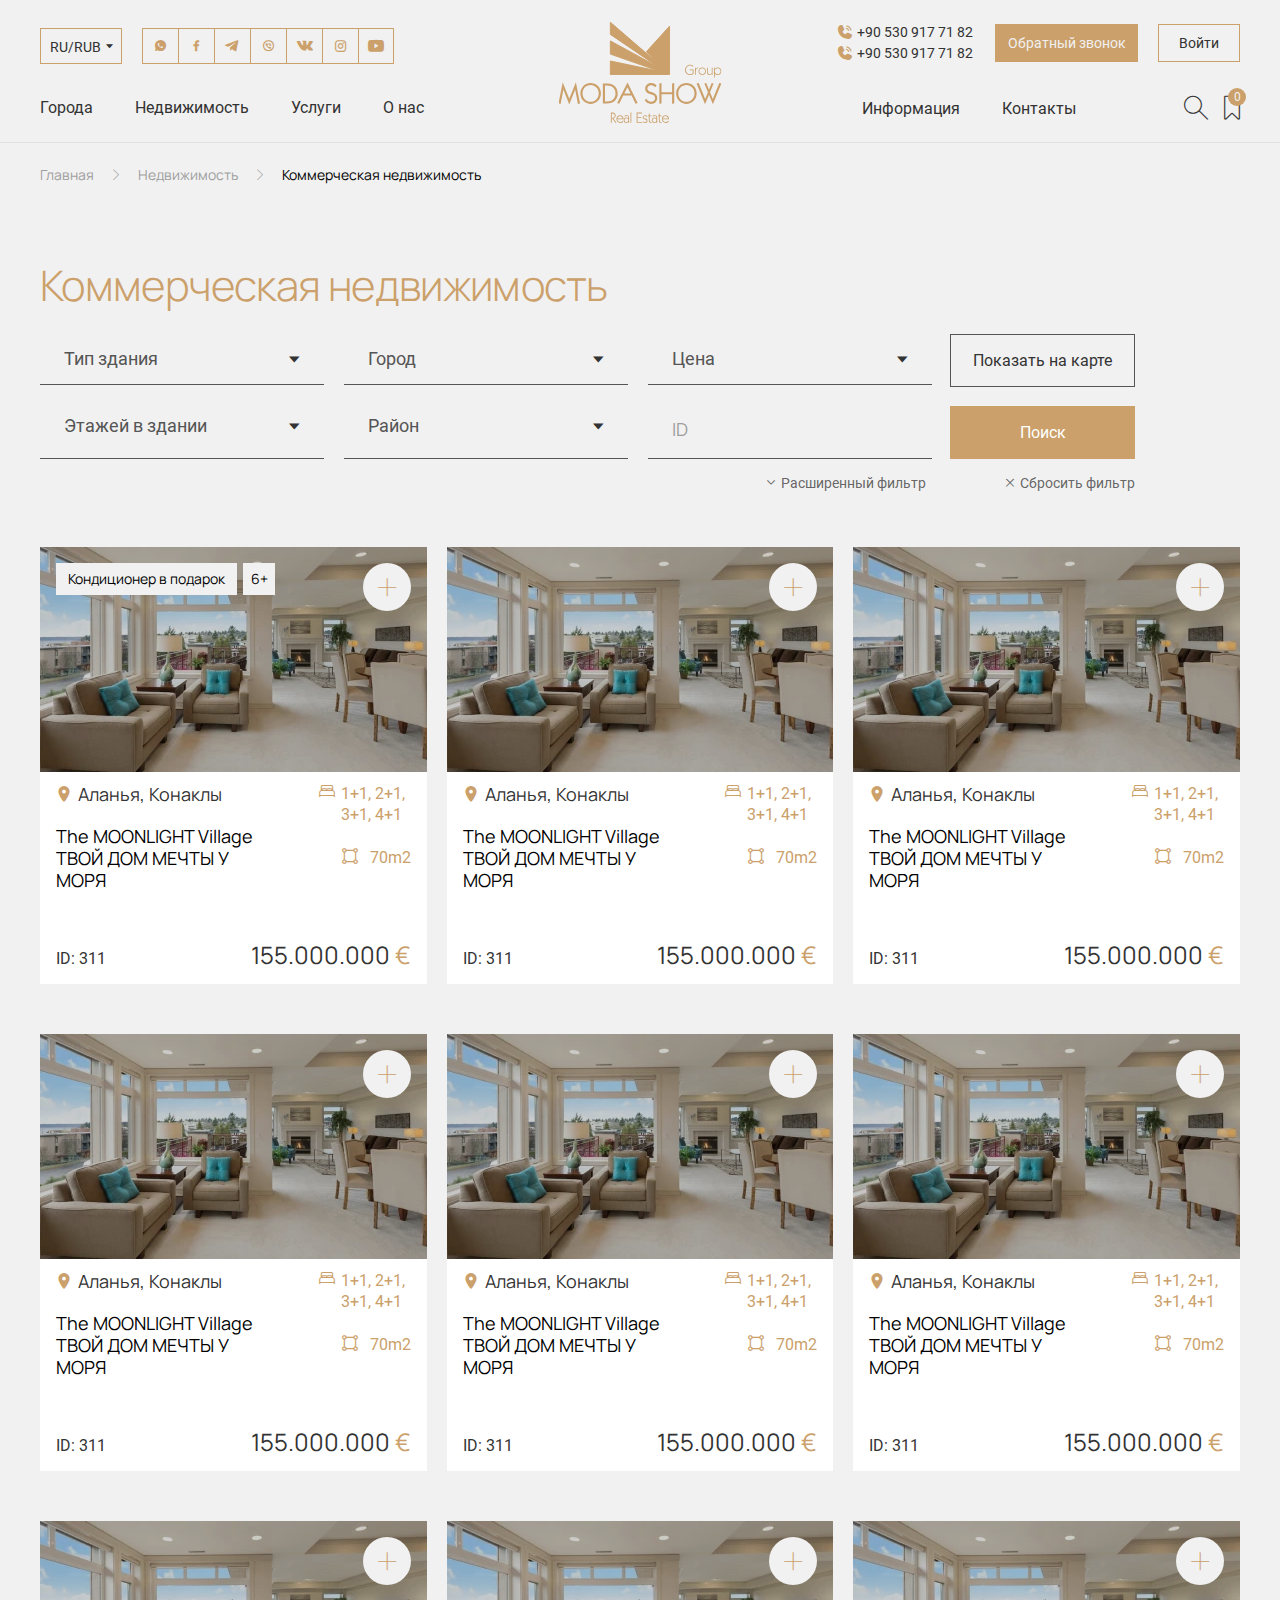
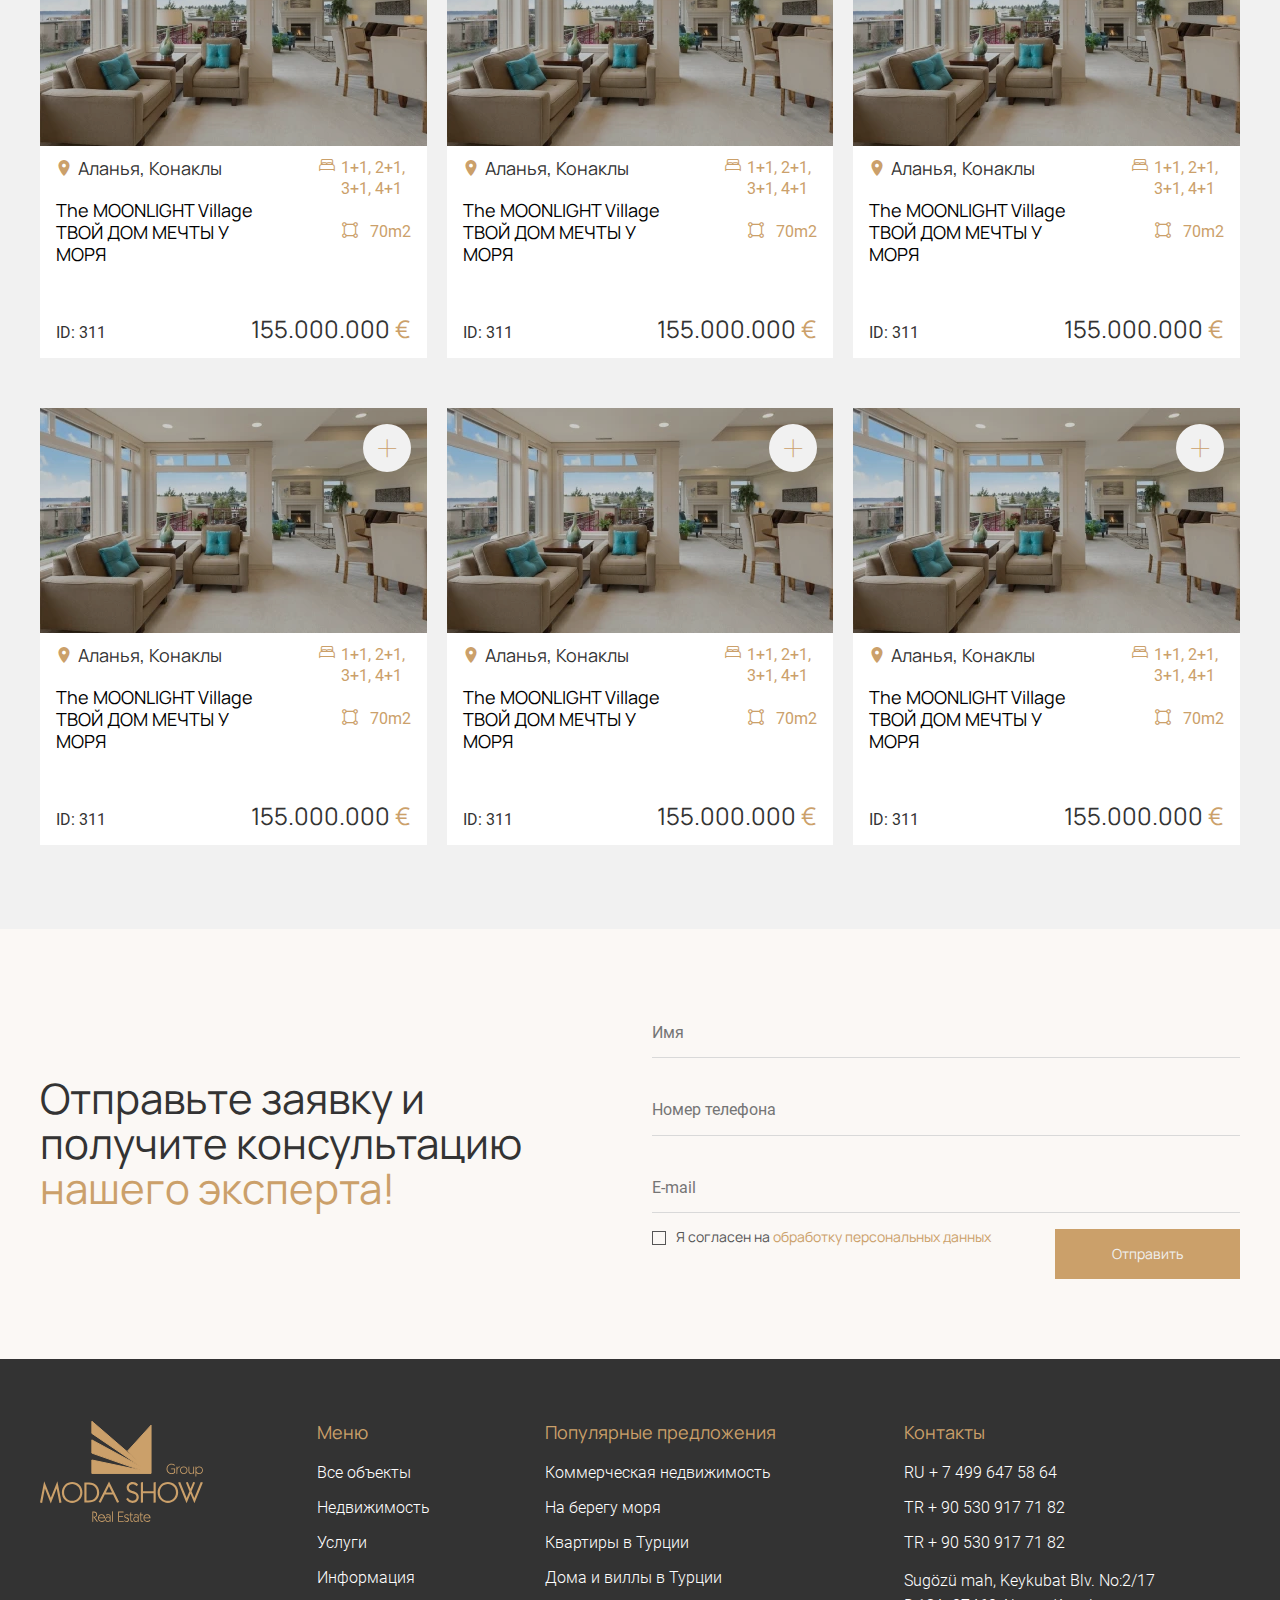
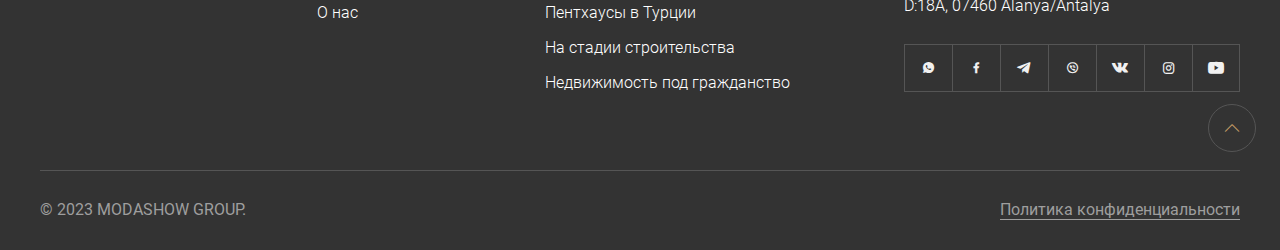
<file: catalogue-commerce.html>
<!DOCTYPE html>
<html lang="ru">
<head>
    <meta charset="UTF-8">
    <meta http-equiv="X-UA-Compatible" content="IE=edge">
    <meta name="viewport" content="width=device-width, initial-scale=1.0">
    <title>Каталог коммерческих объектов</title>
<script defer src="./script/catalogueCommerce.5944fc700d698d459432.js"></script><link href="./style/catalogueCommerce.ab40db821c8c2d07af76.css" rel="stylesheet"></head>
<body>
    <header class="header header_light header_object" id="scrollHeader">
        <div class="container">
            <div class="header__inner">
                <button class="header__burger" id="burgerBtn" aria-label="Mobile menu">
                    <span></span>
                </button>
                <div class="header__left">
                    <div class="header__social">
                        <div class="header-currency">
                            <button class="header-currency__btn" aria-label="Choose currency">
                                <span>RU</span>/<span>RUB</span>
                                <span class="icon-arrow-down"></span>
                            </button>
                            <div class="dropdown-currency">
                                <ul class="dropdown-currency-left">
                                    <li class="dropdown-currency__title">Язык</li>
                                    <li class="dropdown-currency__item dropdown-currency__item_desktop" data-currency-value="language">
                                        <a href="#">
                                            EN
                                        </a>
                                    </li>
                                    <li class="dropdown-currency__item dropdown-currency__item_desktop" data-currency-value="language">
                                        <a href="#">
                                            TR
                                        </a>
                                    </li>
                                </ul>
                                <ul class="dropdown-currency-right">
                                    <li class="dropdown-currency__title">Валюта</li>
                                    <li class="dropdown-currency__item dropdown-currency__item_desktop" data-currency-value="currency">
                                        <button aria-label="Euro">
                                            EUR
                                        </button>
                                    </li>
                                    <li class="dropdown-currency__item dropdown-currency__item_desktop" data-currency-value="currency">
                                        <button aria-label="Turkish lira">
                                            TRY
                                        </button>
                                    </li>
                                    <li class="dropdown-currency__item dropdown-currency__item_desktop" data-currency-value="currency">
                                        <button aria-label="Dollar">
                                            USD
                                        </button>
                                    </li>
                                </ul>
                            </div>
                        </div>
                        <ul class="header-social-list">
                            <li class="header-social-list__item">
                                <a href="#" class="header-social-list__link"><span class="icon-link-whatsapp"></span></a>
                            </li>
                            <li class="header-social-list__item">
                                <a href="#" class="header-social-list__link"><span class="icon-link-facebook"></span></a>
                            </li>
                            <li class="header-social-list__item">
                                <a href="#" class="header-social-list__link"><span class="icon-link-telegram"></span></a>
                            </li>
                            <li class="header-social-list__item">
                                <a href="#" class="header-social-list__link"><span class="icon-link-viber"></span></a>
                            </li>
                            <li class="header-social-list__item">
                                <a href="#" class="header-social-list__link"><span class="icon-link-vk"></span></a>
                            </li>
                            <li class="header-social-list__item">
                                <a href="#" class="header-social-list__link"><span class="icon-link-instagram"></span></a>
                            </li>
                            <li class="header-social-list__item">
                                <a href="#" class="header-social-list__link"><span class="icon-link-youtube"></span></a>
                            </li>
                        </ul>
                    </div>
                    <nav class="header__navigation">
                        <ul class="header-list">
                            <li class="header-list__item">
                                <button class="header-list__link" aria-label="Cities">Города</button>
                                <div class="dropdown-nav-wrapper">
                                    <ul class="dropdown-nav-wrapper__list">
                                        <li class="dropdown-nav-wrapper__item">
                                            <a href="#">Аланья</a>
                                        </li>
                                        <li class="dropdown-nav-wrapper__item">
                                            <a href="#">Анталия</a>
                                        </li>
                                        <li class="dropdown-nav-wrapper__item">
                                            <a href="#">Мерсин</a>
                                        </li>
                                        <li class="dropdown-nav-wrapper__item">
                                            <a href="#">Стамбул</a>
                                        </li>
                                        <li class="dropdown-nav-wrapper__item">
                                            <a href="#">Северный Кипр</a>
                                        </li>
                                        <li class="dropdown-nav-wrapper__item dropdown-nav-wrapper__item_link">
                                            <a href="#">Открыть весь каталог</a>
                                            <span class="icon-arrow-light"></span>
                                        </li>
                                    </ul>
                                </div>
                            </li>
                            <li class="header-list__item dropdown">
                                <button class="header-list__link" aria-label="Estate">Недвижимость</button>
                                <div class="dropdown-nav-wrapper">
                                    <ul class="dropdown-nav-wrapper__list">
                                        <li class="dropdown-nav-wrapper__item dropdown-nav-wrapper__item_subdropdown">
                                            Жилая недвижимость
                                            <ul class="dropdown-nav-wrapper__list dropdown-nav-wrapper__list_sublist">
                                                <li class="dropdown-nav-wrapper__item">
                                                    <a href="#">Квартиры</a>
                                                </li>
                                                <li class="dropdown-nav-wrapper__item">
                                                    <a href="#">Квартиры в новостройке</a>
                                                </li>
                                                <li class="dropdown-nav-wrapper__item">
                                                    <a href="#">Недвижимость у моря</a>
                                                </li>
                                                <li class="dropdown-nav-wrapper__item dropdown-nav-wrapper__item_link">
                                                    <a href="#">Открыть весь каталог</a>
                                                    <span class="icon-arrow-light"></span>
                                                </li>
                                            </ul>
                                            <span class="icon-arrow-light"></span>
                                        </li>
                                        <li class="dropdown-nav-wrapper__item">
                                            <a href="#">Коммерческая недвижимость</a>
                                        </li>
                                    </ul>
                                </div>
                            </li>
                            <li class="header-list__item dropdown">
                                <button class="header-list__link" aria-label="Services">Услуги</button>
                                <div class="dropdown-nav-wrapper">
                                    <ul class="dropdown-nav-wrapper__list">
                                        <li class="dropdown-nav-wrapper__item">
                                            <a href="#">Ознакомительный тур</a>
                                        </li>
                                        <li class="dropdown-nav-wrapper__item">
                                            <a href="#">Online показ и покупка</a>
                                        </li>
                                        <li class="dropdown-nav-wrapper__item">
                                            <a href="#">Послепродажный сервис</a>
                                        </li>
                                        <li class="dropdown-nav-wrapper__item">
                                            <a href="#">Продать недвижимость</a>
                                        </li>
                                    </ul>
                                </div>
                            </li>
                            <li class="header-list__item dropdown">
                                <button class="header-list__link" aria-label="About">О нас</button>
                                <div class="dropdown-nav-wrapper">
                                    <ul class="dropdown-nav-wrapper__list">
                                        <li class="dropdown-nav-wrapper__item">
                                            <a href="#">Наша команда</a>
                                        </li>
                                        <li class="dropdown-nav-wrapper__item">
                                            <a href="#">Вакансии</a>
                                        </li>
                                        <li class="dropdown-nav-wrapper__item">
                                            <a href="#">Наши сертификаты</a>
                                        </li>
                                        <li class="dropdown-nav-wrapper__item">
                                            <a href="#">Отзывы</a>
                                        </li>
                                    </ul>
                                </div>
                            </li>
                        </ul>
                    </nav>
                </div>
                <a href="/" class="header__logo" aria-label="Home page"><img src="images/logo.svg" alt="Here must be company logo" ></a>
                <div class="header__right">
                    <div class="header__btns">
                        <div class="header__phones">
                            <a href="tel:+905309177182" class="header__phone">
                                <span class="icon-phone"></span>
                                +90 530 917 71 82
                            </a>
                            <a href="tel:+905309177182" class="header__phone">
                                <span class="icon-phone"></span>
                                +90 530 917 71 82
                            </a>
                        </div>
                        <button class="header__btn header__btn_gold" id="callBackBtn" aria-label="Call back">Обратный звонок</button>
                        <button class="header__btn" aria-label="Sign in">Войти</button>
                    </div>
                    <nav class="header__navigation">
                        <ul class="header-list">
                            <li class="header-list__item dropdown">
                                <button class="header-list__link">Информация</button>
                                <div class="dropdown-nav-wrapper">
                                    <ul class="dropdown-nav-wrapper__list">
                                        <li class="dropdown-nav-wrapper__item">
                                            <a href="#">Процесс покупки недвижимости</a>
                                        </li>
                                        <li class="dropdown-nav-wrapper__item">
                                            <a href="#">О недвижимости в Турции</a>
                                        </li>
                                        <li class="dropdown-nav-wrapper__item">
                                            <a href="#">Законы в Турции</a>
                                        </li>
                                        <li class="dropdown-nav-wrapper__item">
                                            <a href="#">Вопрос-ответ</a>
                                        </li>
                                        <li class="dropdown-nav-wrapper__item">
                                            <a href="#">Новости</a>
                                        </li>
                                        <li class="dropdown-nav-wrapper__item">
                                            <a href="#">Статьи</a>
                                        </li>
                                    </ul>
                                </div>
                            </li>
                            <li class="header-list__item"><a href="#" class="header-list__link">Контакты</a></li>
                        </ul>
                        <ul class="header-list header-list_icons">
                            <li class="header-list__item"><button class="header-list__link" id="searchBtn" aria-label="Open search"><span class="icon-search"></span></button></li>
                            <li class="header-list__item">
                                <a href="#" class="header-list__link">
                                    <span class="icon-bookmark"></span>
                                    <span class="header-list__link_favourite" id="favouriteCounter" data-count="0">0</span>
                                </a>
                            </li>
                        </ul>
                    </nav>
                </div>
                <button class="header__user" aria-label="User menu">
                    <span class="icon-user"></span>
                </button>
                <div class="header-search">
                    <div class="header-search-wrapper">
                        <input type="text" class="header-search-wrapper__input" placeholder="Поиск по сайту...">
                        <span class="icon-search header-search-wrapper__icon"></span>
                    </div>
                </div>
            </div>
            <div class="header-mobile-menu">
                <div class="header-mobile-menu__wrapper">
                    <div class="container">
                        <div class="header-mobile-menu__inner">
                            <div>
                                <div class="header-mobile-menu__top">
                                    <a href="/" class="header__logo" aria-label="Home page"><img src="images/logo.svg" alt="Here must be company logo"></a>
                                    <button class="header-mobile-menu__btn header-mobile-menu__btn_gold" id="closeMobileMenuBtn" aria-label="Close mobile menu">
                                        <span class="icon-cross"></span>
                                    </button>
                                </div>
                                <div class="header-mobile-menu__navigation">
                                    <div class="header-mobile-menu__menu">
                                        <div class="header-currency header-currency_mobile">
                                            <button class="header-currency__btn header-currency__btn_mobile" aria-label="Choose currency">
                                                <span>RU</span>&nbsp;/&nbsp;<span>₽</span>
                                                <span class="icon-arrow-down"></span>
                                            </button>
                                            <div class="dropdown-currency dropdown-currency_mobile">
                                                <ul class="dropdown-currency-left">
                                                    <li class="dropdown-currency__item dropdown-currency__item_mobile" data-currency-value="language">
                                                        <a href="#">
                                                            EN
                                                        </a>
                                                    </li>
                                                    <li class="dropdown-currency__item dropdown-currency__item_mobile" data-currency-value="language">
                                                        <a href="#">
                                                            TR
                                                        </a>
                                                    </li>
                                                </ul>
                                                <ul class="dropdown-currency-right">
                                                    <li class="dropdown-currency__item dropdown-currency__item_mobile" data-currency-value="currency">
                                                        <button aria-label="Euro">€</button>
                                                    </li>
                                                    <li class="dropdown-currency__item dropdown-currency__item_mobile" data-currency-value="currency">
                                                        <button aria-label="Turkish lira">₺</button>
                                                    </li>
                                                    <li class="dropdown-currency__item dropdown-currency__item_mobile" data-currency-value="currency">
                                                        <button aria-label="Dollar">$</button>
                                                    </li>
                                                </ul>
                                            </div>
                                        </div>  
                                        <div class="header-mobile-menu__btns">
                                            <button class="header-mobile-menu__btn" id="mobileMenuSearchBtn" aria-label="Search on site">
                                                <span class="icon-search"></span>
                                            </button>
                                            <button class="header-mobile-menu__btn" aria-label="Favourites">
                                                <span class="icon-bookmark"></span>
                                                <span class="header-list__link_favourite" data-count="0">0</span>
                                            </button>
                                        </div>
                                    </div>
                                    <div class="header-mobile-menu-search">
                                        <input type="text" class="header-mobile-menu-search__input" placeholder="Поиск..." id="mobileMenuSearchInput">
                                        <button id="clearSearchBtn" class="header-mobile-menu-search__cross" aria-label="Reset search">
                                            <span class="icon-cross "></span>
                                        </button>
                                    </div>
                                </div>
                                <ul class="header-mobile-menu__links">
                                    <li>
                                        <div class="header-mobile-menu-accordion">
                                            <button class="header-mobile-menu__title" aria-label="Cities">
                                                <span>Города</span>
                                                <span class="icon-arrow-down"></span>
                                            </button>
                                            <ul class="header-mobile-menu-list">
                                                <li>
                                                    <a href="#" class="header-mobile-menu-list__link">Аланья</a>
                                                </li>
                                                <li>
                                                    <a href="#" class="header-mobile-menu-list__link">Анталия</a>
                                                </li>
                                                <li>
                                                    <a href="#" class="header-mobile-menu-list__link">Стамбул</a>
                                                </li>
                                                <li>
                                                    <a href="#" class="header-mobile-menu-list__link">Мерсин</a>
                                                </li>
                                                <li>
                                                    <a href="#" class="header-mobile-menu-list__link">Северный Кипр</a>
                                                </li>
                                                <li>
                                                    <a href="#" class="header-mobile-menu-list__link header-mobile-menu-list__link_active">Открыть каталог</a>
                                                </li>
                                            </ul>
                                        </div>
                                    </li>
                                    <li>
                                        <div class="header-mobile-menu-accordion">
                                            <button class="header-mobile-menu__title" aria-label="Estate">
                                                <span>Недвижимость</span>
                                                <span class="icon-arrow-down"></span>
                                            </button>
                                            <ul class="header-mobile-menu-list">
                                                <li>
                                                    <a href="#" class="header-mobile-menu-list__link">Жилая</a>
                                                </li>
                                                <li>
                                                    <a href="#" class="header-mobile-menu-list__link">Коммерческая</a>
                                                </li>
                                            </ul>
                                        </div>
                                    </li>
                                    <li>
                                        <div class="header-mobile-menu-accordion">
                                            <button class="header-mobile-menu__title" aria-label="Services">
                                                <span>Услуги</span>
                                                <span class="icon-arrow-down"></span>
                                            </button>
                                            <ul class="header-mobile-menu-list">
                                                <li>
                                                    <a href="#" class="header-mobile-menu-list__link">Ознакомительный тур</a>
                                                </li>
                                                <li>
                                                    <a href="#" class="header-mobile-menu-list__link">Online показ и покупка</a>
                                                </li>
                                                <li>
                                                    <a href="#" class="header-mobile-menu-list__link">Послепродажный сервис</a>
                                                </li>
                                                <li>
                                                    <a href="#" class="header-mobile-menu-list__link">Продать недвижимость</a>
                                                </li>
                                            </ul>
                                        </div>
                                    </li>
                                    <li>
                                        <div class="header-mobile-menu-accordion">
                                            <button class="header-mobile-menu__title" aria-label="About us">
                                                <span>О нас</span>
                                                <span class="icon-arrow-down"></span>
                                            </button>
                                            <ul class="header-mobile-menu-list">
                                                <li>
                                                    <a href="#" class="header-mobile-menu-list__link">Наша команда</a>
                                                </li>
                                                <li>
                                                    <a href="#" class="header-mobile-menu-list__link">Вакансии</a>
                                                </li>
                                                <li>
                                                    <a href="#" class="header-mobile-menu-list__link">Наши сертификаты</a>
                                                </li>
                                                <li>
                                                    <a href="#" class="header-mobile-menu-list__link">Отзывы</a>
                                                </li>
                                            </ul>
                                        </div>
                                    </li>
                                    <li>
                                        <div class="header-mobile-menu-accordion">
                                            <button class="header-mobile-menu__title" aria-label="Information">
                                                <span>Информация</span>
                                                <span class="icon-arrow-down"></span>
                                            </button>
                                            <ul class="header-mobile-menu-list">
                                                <li>
                                                    <a href="#" class="header-mobile-menu-list__link">Процесс покупки недвижимости</a>
                                                </li>
                                                <li>
                                                    <a href="#" class="header-mobile-menu-list__link">О недвижимости в Турции</a>
                                                </li>
                                                <li>
                                                    <a href="#" class="header-mobile-menu-list__link">Законы в Турции</a>
                                                </li>
                                                <li>
                                                    <a href="#" class="header-mobile-menu-list__link">Вопрос-ответ</a>
                                                </li>
                                                <li>
                                                    <a href="#" class="header-mobile-menu-list__link">Новости</a>
                                                </li>
                                                <li>
                                                    <a href="#" class="header-mobile-menu-list__link">Статьи</a>
                                                </li>
                                            </ul>
                                        </div>
                                    </li>
                                    <li>
                                        <a href="#" class="header-mobile-menu__link">Контакты</a>
                                    </li>
                                </ul>
                            </div>
                            <div class="header-mobile-menu__footer">
                                <ul class="header-mobile-menu__contacts">
                                    <li>Телефоны:</li>
                                    <li>
                                        <a href="tel:+74996475864" >RU + 7 499 647 58 64</a>
                                    </li>
                                    <li>
                                        <a href="tel:+905309177182" >TR + 90 530 917 71 82</a>
                                    </li>
                                    <li>
                                        <a href="tel:+905309177182" >TR + 90 530 917 71 82</a>
                                    </li>
                                </ul>
                                <ul class="header-social-list header-social-list_mobile">
                                    <li class="header-social-list__item">
                                        <a href="#" class="header-social-list__link" aria-label="Whatsapp"><span class="icon-link-whatsapp"></span></a>
                                    </li>
                                    <li class="header-social-list__item">
                                        <a href="#" class="header-social-list__link" aria-label="Facebook"><span class="icon-link-facebook"></span></a>
                                    </li>
                                    <li class="header-social-list__item">
                                        <a href="#" class="header-social-list__link" aria-label="Telegram"><span class="icon-link-telegram"></span></a>
                                    </li>
                                    <li class="header-social-list__item">
                                        <a href="#" class="header-social-list__link" aria-label="Viber"><span class="icon-link-viber"></span></a>
                                    </li>
                                    <li class="header-social-list__item">
                                        <a href="#" class="header-social-list__link" aria-label="Vkonakte"><span class="icon-link-vk"></span></a>
                                    </li>
                                    <li class="header-social-list__item">
                                        <a href="#" class="header-social-list__link" aria-label="Instagram"><span class="icon-link-instagram"></span></a>
                                    </li>
                                    <li class="header-social-list__item">
                                        <a href="#" class="header-social-list__link" aria-label="YouTube"><span class="icon-link-youtube"></span></a>
                                    </li>
                                </ul>
                                <button class="header-mobile-menu__callback" aria-label="Call back">Обратный звонок</button>
                            </div>
                        </div>
                    </div>
                </div>
            </div>
        </div>
    </header>
    <main>
        <section class="path">
            <div class="container">
                <nav class="path__navigation">
                    <a href="/" class="path__link">Главная</a>
                    <span class="icon-arrow-light"></span>
                    <a href="#" class="path__link">Недвижимость</a>
                    <span class="icon-arrow-light"></span>
                    <p class="path__link_active">Коммерческая недвижимость</p>
                </nav>
            </div>
        </section>
        <section class="main main_catalogue">
            <div class="container">
                <div class="main__inner main__inner_catalogue">
                    <h1 class="main__title">Коммерческая недвижимость</h1>
                    <form class="main-filter" id="mainFilter">
                        <div class="main-filter__header main-filter__header_selected" id="mobileFilterObjects">
                            <button type="button" class="main-filter__btn" id="mobileFilterObjectsBtn" aria-label="Estate vendor">
                                <span>От застройщика</span>
                                <span class="icon-arrow-down"></span>
                            </button>
                            <div class="main-filter__radio">
                                <input type="radio" id="builder" value="builderObjects" name="objects" class="radio-input" checked="true">
                                <label for="builder">От застройщика</label>
                            </div>
                            <div class="main-filter__radio">
                                <input type="radio" id="all" value="allObjects" name="objects" class="radio-input">
                                <label for="all">Все объекты на продажу</label>
                            </div>
                        </div> 
                        <div class="main-filter__wrapper">
                            <div class="main-filter-fields">
                                <div class="main-filter-fields__field">
                                    <button type="button" class="main-filter-fields__btn" data-field="type" aria-label="Estate type">
                                        Тип здания
                                        <span class="icon-arrow-down"></span>
                                    </button>
                                    <ul class="main-filter-fields-list">
                                        <li class="main-filter-fields-list__item" data-is-selected="not-selected">
                                            <input type="checkbox" name="" id="businessCenter" class="custom-checkbox">
                                            <label for="businessCenter">Бизнес-центр</label>
                                        </li>
                                        <li class="main-filter-fields-list__item" data-is-selected="not-selected">
                                            <input type="checkbox" name="" id="officeBuilding" class="custom-checkbox">
                                            <label for="officeBuilding">Офисное здание</label>
                                        </li>
                                        <li class="main-filter-fields-list__item" data-is-selected="not-selected" aria-label="Administrative building">
                                            <input type="checkbox" name="" id="administrativeBuilding" class="custom-checkbox">
                                            <label for="administrativeBuilding">Административное здание</label>
                                        </li>
                                        <li class="main-filter-fields-list__item" data-is-selected="not-selected">
                                            <input type="checkbox" name="" id="freeArea" class="custom-checkbox">
                                            <label for="freeArea">Помещение свободного назначения</label>
                                        </li>
                                        <li class="main-filter-fields-list__item" data-is-selected="not-selected">
                                            <input type="checkbox" name="" id="residentalBuilding" class="custom-checkbox">
                                            <label for="residentalBuilding">Жилое здание</label>
                                        </li>
                                    </ul>
                                </div>
                                <div class="main-filter-fields__field">
                                    <button type="button" class="main-filter-fields__btn" data-field="city" aria-label="City">
                                        Город
                                        <span class="icon-arrow-down"></span>
                                    </button>
                                    <ul class="main-filter-fields-list">
                                        <li class="main-filter-fields-list__item" data-is-selected="not-selected">
                                            <input type="checkbox" name="" id="Alanya" class="custom-checkbox">
                                            <label for="Alanya">Аланья</label>
                                        </li>
                                        <li class="main-filter-fields-list__item" data-is-selected="not-selected">
                                            <input type="checkbox" name="" id="Antalya" class="custom-checkbox">
                                            <label for="Antalya">Анталья</label>
                                        </li>
                                        <li class="main-filter-fields-list__item" data-is-selected="not-selected">
                                            <input type="checkbox" name="" id="Istanbul" class="custom-checkbox">
                                            <label for="Istanbul">Стамбул</label>
                                        </li>
                                        <li class="main-filter-fields-list__item" data-is-selected="not-selected">
                                            <input type="checkbox" name="" id="Mersin" class="custom-checkbox">
                                            <label for="Mersin">Мерсин</label>
                                        </li>
                                        <li class="main-filter-fields-list__item" data-is-selected="not-selected">
                                            <input type="checkbox" name="" id="NorthernCyprus" class="custom-checkbox">
                                            <label for="NorthernCyprus">Северный Кипр</label>
                                        </li>
                                    </ul>
                                </div>
                                <div class="main-filter-fields__field main-filter-fields__field_price">
                                    <button type="button" class="main-filter-fields__btn" data-field="price" aria-label="Price">
                                        Цена
                                        <span class="icon-arrow-down"></span>
                                    </button>
                                    <div class="main-filter-fields-list main-filter-fields-list_price">
                                        <input type="text" placeholder="От" class="main-filter-fields-list__input" data-is-selected="not-selected">
                                        <span class="main-filter-fields-list__divider"></span>
                                        <input type="text" placeholder="До" class="main-filter-fields-list__input" data-is-selected="not-selected">
                                    </div>
                                </div>
                                <div class="main-filter-fields__field main-filter-fields__field_price main-filter-fields__field_floors">
                                    <button type="button" class="main-filter-fields__btn" aria-label="Floors">
                                        Этажей в здании
                                        <span class="icon-arrow-down"></span>
                                    </button>
                                    <div class="main-filter-fields-list main-filter-fields-list_price">
                                        <input type="text" placeholder="От" class="main-filter-fields-list__input" data-is-selected="not-selected">
                                        <span class="main-filter-fields-list__divider"></span>
                                        <input type="text" placeholder="До" class="main-filter-fields-list__input" data-is-selected="not-selected">
                                    </div>
                                </div>
                                <div class="main-filter-fields__field">
                                    <button type="button" class="main-filter-fields__btn" data-field="area" aria-label="Area">
                                        Район
                                        <span class="icon-arrow-down"></span>
                                    </button>
                                    <ul class="main-filter-fields-list">
                                        <li class="main-filter-fields-list__item" data-is-selected="not-selected">
                                            <input type="checkbox" name="" id="allAreas" class="custom-checkbox">
                                            <label for="allAreas">Все районы</label>
                                        </li>
                                    </ul>
                                </div>
                                <input type="text" placeholder="Цена от" class="main-filter-fields-list__input main-filter-fields-list__input_mobile" data-is-selected="not-selected">
                                <input type="text" placeholder="Цена до" class="main-filter-fields-list__input main-filter-fields-list__input_mobile" data-is-selected="not-selected">
                                <input type="text" class="main-filter-fields__input" placeholder="ID" id="filterInputId" data-is-selected="not-selected">
                            </div>
                            <div class="main__btns">
                                <button type="button" class="main__btn" aria-label="Show on map">Показать на карте</button>
                                <button type="button" class="main__btn" aria-label="Find objects">Поиск</button>
                            </div>
                        </div>
                        <div class="main-filter__additions">
                            <button type="button" class="main-filter__btn main-filter__btn_addition" id="openExtendedFilterBtn">
                                <span class="icon-arrow-down-light"></span>
                                Расширенный фильтр
                            </button>
                            <button type="button" class="main-filter__btn main-filter__btn_addition" id="resetFilterBtn">
                                <span class="icon-cross"></span>
                                Сбросить фильтр
                            </button>
                        </div>
                        <div class="main__btns main__btns_mobile">
                            <button type="submit" class="main__btn" aria-label="Find objects">Поиск</button>
                            <button type="button" class="main__btn" aria-label="Show on map"><span class="icon-map"></span></button>
                        </div>
                    </form>
                    <form class="extended-filter" id="extendedFilter">
                        <button type="button" class="extended-filter__btn" id="closeExtendedFilterBtn" aria-label="Close extended filter">
                            <span class="icon-cross"></span>
                        </button>
                        <div class="main-filter-fields">
                            <div class="main-filter-fields__field">
                                <button type="button" class="main-filter-fields__btn" data-field="type" aria-label="Renovation">
                                    Ремонт
                                    <span class="icon-arrow-down"></span>
                                </button>
                                <ul class="main-filter-fields-list" style="overflow-y: hidden;">
                                    <li class="main-filter-fields-list__item" data-is-selected="not-selected">
                                        <input type="checkbox" name="" id="classic" class="custom-checkbox custom-checkbox_mobile">
                                        <label for="classic">Классический</label>
                                    </li>
                                    <li class="main-filter-fields-list__item" data-is-selected="not-selected">
                                        <input type="checkbox" name="" id="cosmetic" class="custom-checkbox custom-checkbox_mobile">
                                        <label for="cosmetic">Косметический</label>
                                    </li>
                                    <li class="main-filter-fields-list__item" data-is-selected="not-selected" aria-label="Villa">
                                        <input type="checkbox" name="" id="designer" class="custom-checkbox custom-checkbox_mobile">
                                        <label for="designer">Дизайнерский</label>
                                    </li>
                                    <li class="main-filter-fields-list__item" data-is-selected="not-selected">
                                        <input type="checkbox" name="" id="noMatter" class="custom-checkbox custom-checkbox_mobile">
                                        <label for="noMatter">Не важно</label>
                                    </li>
                                </ul>
                            </div>
                            <div class="main-filter-fields__field main-filter-fields__field_price">
                                <button type="button" class="main-filter-fields__btn" data-field="price" aria-label="Price">
                                    Год постройки
                                    <span class="icon-arrow-down"></span>
                                </button>
                                <div class="main-filter-fields-list main-filter-fields-list_price">
                                    <input type="text" placeholder="От" class="main-filter-fields-list__input" data-is-selected="not-selected">
                                    <span class="main-filter-fields-list__divider"></span>
                                    <input type="text" placeholder="До" class="main-filter-fields-list__input" data-is-selected="not-selected">
                                </div>
                            </div>
                            <div class="main-filter-fields__field">
                                <button type="button" class="main-filter-fields__btn" data-field="city" aria-label="City">
                                    Дата публикации
                                    <span class="icon-arrow-down"></span>
                                </button>
                                <ul class="main-filter-fields-list main-filter-fields-list_radio" style="overflow-y: scroll;">
                                    <li class="main-filter-fields-list__item" data-is-selected="not-selected">
                                        <input type="radio" name="date" id="hour" class="custom-radio custom-radio_square">
                                        <label for="hour">За час</label>
                                    </li>
                                    <li class="main-filter-fields-list__item" data-is-selected="not-selected">
                                        <input type="radio" name="date" id="today" class="custom-radio custom-radio_square">
                                        <label for="today">Сегодня</label>
                                    </li>
                                    <li class="main-filter-fields-list__item" data-is-selected="not-selected">
                                        <input type="radio" name="date" id="day" class="custom-radio custom-radio_square">
                                        <label for="day">За сутки</label>
                                    </li>
                                    <li class="main-filter-fields-list__item" data-is-selected="not-selected">
                                        <input type="radio" name="date" id="month" class="custom-radio custom-radio_square">
                                        <label for="month">За 30 дней</label>
                                    </li>
                                </ul>
                            </div>
                            <span class="main-filter-fields-selector-title">Включено в стоимость</span>
                            <div class="main-filter-fields__field main-filter-fields__field_selector">
                                <button type="button" class="main-filter-fields__btn" data-field="type" aria-label="Estate type" data-desktop-text="Включено в стоимость">
                                    Включено в стоимость
                                    <span class="icon-arrow-down"></span>
                                </button>
                                <ul class="main-filter-fields-list" style="overflow-y: hidden;">
                                    <li class="main-filter-fields-list__item" data-is-selected="not-selected">
                                        <input type="checkbox" name="" id="wifi" class="custom-checkbox">
                                        <label for="wifi">Wi-Fi</label>
                                    </li>
                                    <li class="main-filter-fields-list__item" data-is-selected="not-selected">
                                        <input type="checkbox" name="" id="restArea" class="custom-checkbox">
                                        <label for="restArea">Зона отдыха</label>
                                    </li>
                                    <li class="main-filter-fields-list__item" data-is-selected="not-selected" aria-label="Cafe">
                                        <input type="checkbox" name="" id="cafe" class="custom-checkbox">
                                        <label for="cafe">Кафе</label>
                                    </li>
                                    <li class="main-filter-fields-list__item" data-is-selected="not-selected">
                                        <input type="checkbox" name="" id="cleaning" class="custom-checkbox">
                                        <label for="cleaning">Клининг</label>
                                    </li>
                                </ul>
                            </div>
                        </div>
                        <div class="extended-filter-fields" style="width: 100%; margin-top: 18px;">
                            <div class="main-filter-fields" style="margin-top: 0;">
                                <span class="main-filter-fields-selector-title">Инфраструктура</span>
                                <div class="main-filter-fields__field main-filter-fields__field_selector">
                                    <button type="button" class="main-filter-fields__btn" data-field="city" aria-label="Infrastructure" data-desktop-text="Инфраструктура">
                                        Инфраструктура
                                        <span class="icon-arrow-down"></span>
                                    </button>
                                    <ul class="main-filter-fields-list" style="overflow-y: scroll;">
                                        <li class="main-filter-fields-list__item" data-is-selected="not-selected">
                                            <input type="checkbox" name="" id="carWash" class="custom-checkbox">
                                            <label for="carWash">Автомойка</label>
                                        </li>
                                        <li class="main-filter-fields-list__item" data-is-selected="not-selected">
                                            <input type="checkbox" name="" id="cafeInfrastructure" class="custom-checkbox">
                                            <label for="cafeInfrastructure">Кафе</label>
                                        </li>
                                        <li class="main-filter-fields-list__item" data-is-selected="not-selected">
                                            <input type="checkbox" name="" id="carService" class="custom-checkbox">
                                            <label for="carService">Автосервис</label>
                                        </li>
                                        <li class="main-filter-fields-list__item" data-is-selected="not-selected">
                                            <input type="checkbox" name="" id="bank" class="custom-checkbox">
                                            <label for="bank">Банк</label>
                                        </li>
                                    </ul>
                                </div>
                                <div class="main-filter-fields__field">
                                    <button type="button" class="main-filter-fields__btn" data-field="furniture" aria-label="Furniture">
                                        Мебель
                                        <span class="icon-arrow-down"></span>
                                    </button>
                                    <ul class="main-filter-fields-list" style="overflow-y: scroll;">
                                        <li class="main-filter-fields-list__item" data-is-selected="not-selected">
                                            <input type="checkbox" name="" id="noMatterFurniture" class="custom-checkbox custom-checkbox_mobile">
                                            <label for="noMatterFurniture">Неважно</label>
                                        </li>
                                        <li class="main-filter-fields-list__item" data-is-selected="not-selected">
                                            <input type="checkbox" name="" id="withFurniture" class="custom-checkbox custom-checkbox_mobile">
                                            <label for="withFurniture">С мебелью</label>
                                        </li>
                                        <li class="main-filter-fields-list__item" data-is-selected="not-selected">
                                            <input type="checkbox" name="" id="withoutFurniture" class="custom-checkbox custom-checkbox_mobile">
                                            <label for="withoutFurniture">Без мебели</label>
                                        </li>
                                    </ul>
                                </div>
                            </div>
                            <button type="button" class="extended-filter-fields__btn" aria-label="Apply filters" id="applyFiltersBtn">Применить фильтры</button>
                            <button type="button" class="extended-filter-fields__btn" aria-label="Reset filters" id="resetAllFiltersBtn">
                                <span class="icon-cross"></span>
                                Сбросить фильтры
                            </button>
                        </div>
                        <button type="button" class="extended-filter__apply" id="desktopApplyBtn">Применить</button>
                    </form>
                </div>
            </div>
        </section>
        <section class="objects objects_grid" style="background-color: unset;">
            <div class="container">
                <div class="objects-inner">
                    <div class="swiper objects-swiper" id="swiperOurObjects">
                        <div class="swiper-wrapper objects-wrapper" id="ourObjects">
                            <div class="swiper-slide objects-swiper-slide">
                                <a href="#" class="objects-swiper-slide-image">
                                    <picture>
                                        <source srcset="images/objects/object-image.webp" type="image/webp">
                                        <img src="images/objects/object-image.png" alt="Here must be object image" class="objects-swiper-slide-image__image">
                                    </picture>
                                </a>
                                <button class="objects-swiper-slide__btn" id="addFavouriteBtn" aria-label="Add to favourites">
                                    <span class="icon-plus"></span>
                                </button>
                                <div class="objects-swiper-slide-features">
                                    <span class="objects-swiper-slide-features__preview">Кондиционер в подарок</span>
                                    <div class="objects-swiper-slide-features-dropdown">
                                        <button class="objects-swiper-slide-features-dropdown__btn">3+</button>
                                        <div class="objects-swiper-slide-features-dropdown__wrapper">
                                            <div class="objects-swiper-slide-features-dropdown__items">
                                                <span class="objects-swiper-slide-features__preview">Трансфер на пляж</span>
                                                <span class="objects-swiper-slide-features__preview">Лофт</span>
                                                <span class="objects-swiper-slide-features__preview">Гарантированная скидка</span>
                                                <span class="objects-swiper-slide-features__preview">Трансфер на пляж</span>
                                                <span class="objects-swiper-slide-features__preview">Лофт</span>
                                                <span class="objects-swiper-slide-features__preview">Гарантированная скидка</span>
                                            </div>
                                        </div>
                                    </div>
                                </div>
                                <div class="objects-object">
                                    <div>
                                        <div class="objects-object__header">
                                            <div class="objects-object__location">
                                                <span class="icon-location-mark"></span>
                                                <span>Аланья, Конаклы</span>
                                            </div>
                                            <div class="objects-object__beds">
                                                <span class="icon-bed"></span>
                                                <span>1+1, 2+1, 3+1, 4+1</span>
                                            </div>
                                        </div>
                                        <div class="objects-object__info">
                                            <p class="objects-object__title">The MOONLIGHT Village<br> 
                                                ТВОЙ ДОМ МЕЧТЫ У МОРЯ</p>
                                            <div class="objects-object__size">
                                                <span class="icon-perimeter"></span>
                                                <span>70m2</span>
                                            </div>
                                        </div>
                                    </div>
                                    <div class="objects-object__price">
                                        <span>ID: 311</span>
                                        <p>155.000.000 <span>€</span></p>
                                    </div>
                                </div>
                            </div>
                            <div class="swiper-slide objects-swiper-slide">
                                <a href="#" class="objects-swiper-slide-image">
                                    <picture>
                                        <source srcset="images/objects/object-image.webp" type="image/webp">
                                        <img src="images/objects/object-image.png" alt="Here must be object image" class="objects-swiper-slide-image__image">
                                    </picture>
                                </a>
                                <button class="objects-swiper-slide__btn" aria-label="Add to favourites">
                                    <span class="icon-plus"></span>
                                </button>
                                <div class="objects-object">
                                    <div>
                                        <div class="objects-object__header">
                                            <div class="objects-object__location">
                                                <span class="icon-location-mark"></span>
                                                <span>Аланья, Конаклы</span>
                                            </div>
                                            <div class="objects-object__beds">
                                                <span class="icon-bed"></span>
                                                <span>1+1, 2+1, 3+1, 4+1</span>
                                            </div>
                                        </div>
                                        <div class="objects-object__info">
                                            <p class="objects-object__title">The MOONLIGHT Village<br> 
                                                ТВОЙ ДОМ МЕЧТЫ У МОРЯ</p>
                                            <div class="objects-object__size">
                                                <span class="icon-perimeter"></span>
                                                <span>70m2</span>
                                            </div>
                                        </div>
                                    </div>
                                    <div class="objects-object__price">
                                        <span>ID: 311</span>
                                        <p>155.000.000 <span>€</span></p>
                                    </div>
                                </div>
                            </div>
                            <div class="swiper-slide objects-swiper-slide">
                                <a href="#" class="objects-swiper-slide-image">
                                    <picture>
                                        <source srcset="images/objects/object-image.webp" type="image/webp">
                                        <img src="images/objects/object-image.png" alt="Here must be object image" class="objects-swiper-slide-image__image">
                                    </picture>
                                </a>
                                <button class="objects-swiper-slide__btn" aria-label="Add to favourites">
                                    <span class="icon-plus"></span>
                                </button>
                                <div class="objects-object">
                                    <div>
                                        <div class="objects-object__header">
                                            <div class="objects-object__location">
                                                <span class="icon-location-mark"></span>
                                                <span>Аланья, Конаклы</span>
                                            </div>
                                            <div class="objects-object__beds">
                                                <span class="icon-bed"></span>
                                                <span>1+1, 2+1, 3+1, 4+1</span>
                                            </div>
                                        </div>
                                        <div class="objects-object__info">
                                            <p class="objects-object__title">The MOONLIGHT Village<br> 
                                                ТВОЙ ДОМ МЕЧТЫ У МОРЯ</p>
                                            <div class="objects-object__size">
                                                <span class="icon-perimeter"></span>
                                                <span>70m2</span>
                                            </div>
                                        </div>
                                    </div>
                                    <div class="objects-object__price">
                                        <span>ID: 311</span>
                                        <p>155.000.000 <span>€</span></p>
                                    </div>
                                </div>
                            </div>
                            <div class="swiper-slide objects-swiper-slide">
                                <a href="#" class="objects-swiper-slide-image">
                                    <picture>
                                        <source srcset="images/objects/object-image.webp" type="image/webp">
                                        <img src="images/objects/object-image.png" alt="Here must be object image" class="objects-swiper-slide-image__image">
                                    </picture>
                                </a>
                                <button class="objects-swiper-slide__btn" aria-label="Add to favourites">
                                    <span class="icon-plus"></span>
                                </button>
                                <div class="objects-object">
                                    <div>
                                        <div class="objects-object__header">
                                            <div class="objects-object__location">
                                                <span class="icon-location-mark"></span>
                                                <span>Аланья, Конаклы</span>
                                            </div>
                                            <div class="objects-object__beds">
                                                <span class="icon-bed"></span>
                                                <span>1+1, 2+1, 3+1, 4+1</span>
                                            </div>
                                        </div>
                                        <div class="objects-object__info">
                                            <p class="objects-object__title">The MOONLIGHT Village<br> 
                                                ТВОЙ ДОМ МЕЧТЫ У МОРЯ</p>
                                            <div class="objects-object__size">
                                                <span class="icon-perimeter"></span>
                                                <span>70m2</span>
                                            </div>
                                        </div>
                                    </div>
                                    <div class="objects-object__price">
                                        <span>ID: 311</span>
                                        <p>155.000.000 <span>€</span></p>
                                    </div>
                                </div>
                            </div>
                            <div class="swiper-slide objects-swiper-slide">
                                <a href="#" class="objects-swiper-slide-image">
                                    <picture>
                                        <source srcset="images/objects/object-image.webp" type="image/webp">
                                        <img src="images/objects/object-image.png" alt="Here must be object image" class="objects-swiper-slide-image__image">
                                    </picture>
                                </a>
                                <button class="objects-swiper-slide__btn" aria-label="Add to favourites">
                                    <span class="icon-plus"></span>
                                </button>
                                <div class="objects-object">
                                    <div>
                                        <div class="objects-object__header">
                                            <div class="objects-object__location">
                                                <span class="icon-location-mark"></span>
                                                <span>Аланья, Конаклы</span>
                                            </div>
                                            <div class="objects-object__beds">
                                                <span class="icon-bed"></span>
                                                <span>1+1, 2+1, 3+1, 4+1</span>
                                            </div>
                                        </div>
                                        <div class="objects-object__info">
                                            <p class="objects-object__title">The MOONLIGHT Village<br> 
                                                ТВОЙ ДОМ МЕЧТЫ У МОРЯ</p>
                                            <div class="objects-object__size">
                                                <span class="icon-perimeter"></span>
                                                <span>70m2</span>
                                            </div>
                                        </div>
                                    </div>
                                    <div class="objects-object__price">
                                        <span>ID: 311</span>
                                        <p>155.000.000 <span>€</span></p>
                                    </div>
                                </div>
                            </div>
                            <div class="swiper-slide objects-swiper-slide">
                                <a href="#" class="objects-swiper-slide-image">
                                    <picture>
                                        <source srcset="images/objects/object-image.webp" type="image/webp">
                                        <img src="images/objects/object-image.png" alt="Here must be object image" class="objects-swiper-slide-image__image">
                                    </picture>
                                </a>
                                <button class="objects-swiper-slide__btn" aria-label="Add to favourites">
                                    <span class="icon-plus"></span>
                                </button>
                                <div class="objects-object">
                                    <div>
                                        <div class="objects-object__header">
                                            <div class="objects-object__location">
                                                <span class="icon-location-mark"></span>
                                                <span>Аланья, Конаклы</span>
                                            </div>
                                            <div class="objects-object__beds">
                                                <span class="icon-bed"></span>
                                                <span>1+1, 2+1, 3+1, 4+1</span>
                                            </div>
                                        </div>
                                        <div class="objects-object__info">
                                            <p class="objects-object__title">The MOONLIGHT Village<br> 
                                                ТВОЙ ДОМ МЕЧТЫ У МОРЯ</p>
                                            <div class="objects-object__size">
                                                <span class="icon-perimeter"></span>
                                                <span>70m2</span>
                                            </div>
                                        </div>
                                    </div>
                                    <div class="objects-object__price">
                                        <span>ID: 311</span>
                                        <p>155.000.000 <span>€</span></p>
                                    </div>
                                </div>
                            </div>
                            <div class="swiper-slide objects-swiper-slide">
                                <a href="#" class="objects-swiper-slide-image">
                                    <picture>
                                        <source srcset="images/objects/object-image.webp" type="image/webp">
                                        <img src="images/objects/object-image.png" alt="Here must be object image" class="objects-swiper-slide-image__image">
                                    </picture>
                                </a>
                                <button class="objects-swiper-slide__btn" aria-label="Add to favourites">
                                    <span class="icon-plus"></span>
                                </button>
                                <div class="objects-object">
                                    <div>
                                        <div class="objects-object__header">
                                            <div class="objects-object__location">
                                                <span class="icon-location-mark"></span>
                                                <span>Аланья, Конаклы</span>
                                            </div>
                                            <div class="objects-object__beds">
                                                <span class="icon-bed"></span>
                                                <span>1+1, 2+1, 3+1, 4+1</span>
                                            </div>
                                        </div>
                                        <div class="objects-object__info">
                                            <p class="objects-object__title">The MOONLIGHT Village<br> 
                                                ТВОЙ ДОМ МЕЧТЫ У МОРЯ</p>
                                            <div class="objects-object__size">
                                                <span class="icon-perimeter"></span>
                                                <span>70m2</span>
                                            </div>
                                        </div>
                                    </div>
                                    <div class="objects-object__price">
                                        <span>ID: 311</span>
                                        <p>155.000.000 <span>€</span></p>
                                    </div>
                                </div>
                            </div>
                            <div class="swiper-slide objects-swiper-slide">
                                <a href="#" class="objects-swiper-slide-image">
                                    <picture>
                                        <source srcset="images/objects/object-image.webp" type="image/webp">
                                        <img src="images/objects/object-image.png" alt="Here must be object image" class="objects-swiper-slide-image__image">
                                    </picture>
                                </a>
                                <button class="objects-swiper-slide__btn" aria-label="Add to favourites">
                                    <span class="icon-plus"></span>
                                </button>
                                <div class="objects-object">
                                    <div>
                                        <div class="objects-object__header">
                                            <div class="objects-object__location">
                                                <span class="icon-location-mark"></span>
                                                <span>Аланья, Конаклы</span>
                                            </div>
                                            <div class="objects-object__beds">
                                                <span class="icon-bed"></span>
                                                <span>1+1, 2+1, 3+1, 4+1</span>
                                            </div>
                                        </div>
                                        <div class="objects-object__info">
                                            <p class="objects-object__title">The MOONLIGHT Village<br> 
                                                ТВОЙ ДОМ МЕЧТЫ У МОРЯ</p>
                                            <div class="objects-object__size">
                                                <span class="icon-perimeter"></span>
                                                <span>70m2</span>
                                            </div>
                                        </div>
                                    </div>
                                    <div class="objects-object__price">
                                        <span>ID: 311</span>
                                        <p>155.000.000 <span>€</span></p>
                                    </div>
                                </div>
                            </div>
                            <div class="swiper-slide objects-swiper-slide">
                                <a href="#" class="objects-swiper-slide-image">
                                    <picture>
                                        <source srcset="images/objects/object-image.webp" type="image/webp">
                                        <img src="images/objects/object-image.png" alt="Here must be object image" class="objects-swiper-slide-image__image">
                                    </picture>
                                </a>
                                <button class="objects-swiper-slide__btn" aria-label="Add to favourites">
                                    <span class="icon-plus"></span>
                                </button>
                                <div class="objects-object">
                                    <div>
                                        <div class="objects-object__header">
                                            <div class="objects-object__location">
                                                <span class="icon-location-mark"></span>
                                                <span>Аланья, Конаклы</span>
                                            </div>
                                            <div class="objects-object__beds">
                                                <span class="icon-bed"></span>
                                                <span>1+1, 2+1, 3+1, 4+1</span>
                                            </div>
                                        </div>
                                        <div class="objects-object__info">
                                            <p class="objects-object__title">The MOONLIGHT Village<br> 
                                                ТВОЙ ДОМ МЕЧТЫ У МОРЯ</p>
                                            <div class="objects-object__size">
                                                <span class="icon-perimeter"></span>
                                                <span>70m2</span>
                                            </div>
                                        </div>
                                    </div>
                                    <div class="objects-object__price">
                                        <span>ID: 311</span>
                                        <p>155.000.000 <span>€</span></p>
                                    </div>
                                </div>
                            </div>
                            <div class="swiper-slide objects-swiper-slide">
                                <a href="#" class="objects-swiper-slide-image">
                                    <picture>
                                        <source srcset="images/objects/object-image.webp" type="image/webp">
                                        <img src="images/objects/object-image.png" alt="Here must be object image" class="objects-swiper-slide-image__image">
                                    </picture>
                                </a>
                                <button class="objects-swiper-slide__btn" aria-label="Add to favourites">
                                    <span class="icon-plus"></span>
                                </button>
                                <div class="objects-object">
                                    <div>
                                        <div class="objects-object__header">
                                            <div class="objects-object__location">
                                                <span class="icon-location-mark"></span>
                                                <span>Аланья, Конаклы</span>
                                            </div>
                                            <div class="objects-object__beds">
                                                <span class="icon-bed"></span>
                                                <span>1+1, 2+1, 3+1, 4+1</span>
                                            </div>
                                        </div>
                                        <div class="objects-object__info">
                                            <p class="objects-object__title">The MOONLIGHT Village<br> 
                                                ТВОЙ ДОМ МЕЧТЫ У МОРЯ</p>
                                            <div class="objects-object__size">
                                                <span class="icon-perimeter"></span>
                                                <span>70m2</span>
                                            </div>
                                        </div>
                                    </div>
                                    <div class="objects-object__price">
                                        <span>ID: 311</span>
                                        <p>155.000.000 <span>€</span></p>
                                    </div>
                                </div>
                            </div>
                            <div class="swiper-slide objects-swiper-slide">
                                <a href="#" class="objects-swiper-slide-image">
                                    <picture>
                                        <source srcset="images/objects/object-image.webp" type="image/webp">
                                        <img src="images/objects/object-image.png" alt="Here must be object image" class="objects-swiper-slide-image__image">
                                    </picture>
                                </a>
                                <button class="objects-swiper-slide__btn" aria-label="Add to favourites">
                                    <span class="icon-plus"></span>
                                </button>
                                <div class="objects-object">
                                    <div>
                                        <div class="objects-object__header">
                                            <div class="objects-object__location">
                                                <span class="icon-location-mark"></span>
                                                <span>Аланья, Конаклы</span>
                                            </div>
                                            <div class="objects-object__beds">
                                                <span class="icon-bed"></span>
                                                <span>1+1, 2+1, 3+1, 4+1</span>
                                            </div>
                                        </div>
                                        <div class="objects-object__info">
                                            <p class="objects-object__title">The MOONLIGHT Village<br> 
                                                ТВОЙ ДОМ МЕЧТЫ У МОРЯ</p>
                                            <div class="objects-object__size">
                                                <span class="icon-perimeter"></span>
                                                <span>70m2</span>
                                            </div>
                                        </div>
                                    </div>
                                    <div class="objects-object__price">
                                        <span>ID: 311</span>
                                        <p>155.000.000 <span>€</span></p>
                                    </div>
                                </div>
                            </div>
                            <div class="swiper-slide objects-swiper-slide">
                                <a href="#" class="objects-swiper-slide-image">
                                    <picture>
                                        <source srcset="images/objects/object-image.webp" type="image/webp">
                                        <img src="images/objects/object-image.png" alt="Here must be object image" class="objects-swiper-slide-image__image">
                                    </picture>
                                </a>
                                <button class="objects-swiper-slide__btn" aria-label="Add to favourites">
                                    <span class="icon-plus"></span>
                                </button>
                                <div class="objects-object">
                                    <div>
                                        <div class="objects-object__header">
                                            <div class="objects-object__location">
                                                <span class="icon-location-mark"></span>
                                                <span>Аланья, Конаклы</span>
                                            </div>
                                            <div class="objects-object__beds">
                                                <span class="icon-bed"></span>
                                                <span>1+1, 2+1, 3+1, 4+1</span>
                                            </div>
                                        </div>
                                        <div class="objects-object__info">
                                            <p class="objects-object__title">The MOONLIGHT Village<br> 
                                                ТВОЙ ДОМ МЕЧТЫ У МОРЯ</p>
                                            <div class="objects-object__size">
                                                <span class="icon-perimeter"></span>
                                                <span>70m2</span>
                                            </div>
                                        </div>
                                    </div>
                                    <div class="objects-object__price">
                                        <span>ID: 311</span>
                                        <p>155.000.000 <span>€</span></p>
                                    </div>
                                </div>
                            </div>
                        </div>
                        <a class="show-btn" href="#">
                            <span class="show-btn__divider"></span>
                            <span>Посмотреть все</span>
                            <span class="show-btn__divider"></span>
                        </a>
                    </div>
                </div>
            </div>
        </section>
        <section class="feedback">
            <div class="container">
                <div class="feedback__inner">
                    <h2 class="feedback__title">Отправьте заявку и получите консультацию <span>нашего эксперта!</span></h2>
                    <form action="" class="feedback-form">
                        <input type="text" class="feedback-form__input" placeholder="Имя">
                        <input type="tel" class="feedback-form__input" placeholder="Номер телефона">
                        <input type="email" class="feedback-form__input" placeholder="E-mail">
                        <div class="feedback-form-submit">
                            <div class="feedback-form-submit__aggree">
                                <input type="checkbox" class="feedback-form-submit__checkbox" id="privacy">
                                <label for="privacy">Я согласен на&nbsp;<a href="#" class="feedback-form-submit__link">обработку персональных данных</a></label>
                            </div>
                            <button class="feedback-form-submit__btn" aria-label="Send request">Отправить</button>
                        </div>
                    </form>
                </div>
            </div>
        </section>
    </main>
    <footer class="footer">
        <div class="container">
            <div class="footer__inner">
                <div class="footer-navigation">
                    <a href="#" class="footer-navigation__logo" aria-label="Home page">
                        <img src="images/logo.svg" alt="Here must be logo image">
                    </a>
                    <ul class="footer-navigation-list">
                        <li class="footer-navigation-list__item">Меню</li>
                        <li class="footer-navigation-list__item">
                            <a href="#" class="footer-navigation-list__link">Все объекты</a>
                        </li>
                        <li class="footer-navigation-list__item">
                            <a href="#" class="footer-navigation-list__link">Недвижимость</a>
                        </li>
                        <li class="footer-navigation-list__item">
                            <a href="#" class="footer-navigation-list__link">Услуги</a>
                        </li>
                        <li class="footer-navigation-list__item">
                            <a href="#" class="footer-navigation-list__link">Информация</a>
                        </li>
                        <li class="footer-navigation-list__item">
                            <a href="#" class="footer-navigation-list__link">О нас</a>
                        </li>
                    </ul>
                    <ul class="footer-navigation-list">
                        <li class="footer-navigation-list__item">Популярные предложения</li>
                        <li class="footer-navigation-list__item">
                            <a href="#" class="footer-navigation-list__link">Коммерческая недвижимость</a>
                        </li>
                        <li class="footer-navigation-list__item">
                            <a href="#" class="footer-navigation-list__link">На берегу моря</a>
                        </li>
                        <li class="footer-navigation-list__item">
                            <a href="#" class="footer-navigation-list__link">Квартиры в Турции</a>
                        </li>
                        <li class="footer-navigation-list__item">
                            <a href="#" class="footer-navigation-list__link">Дома и виллы в Турции</a>
                        </li>
                        <li class="footer-navigation-list__item">
                            <a href="#" class="footer-navigation-list__link">Пентхаусы в Турции</a>
                        </li>
                        <li class="footer-navigation-list__item">
                            <a href="#" class="footer-navigation-list__link">На стадии строительства</a>
                        </li>
                        <li class="footer-navigation-list__item">
                            <a href="#" class="footer-navigation-list__link">Недвижимость под гражданство</a>
                        </li>
                    </ul>
                    <div class="footer-navigation-list-wrapper">
                        <ul class="footer-navigation-list">
                            <li class="footer-navigation-list__item">Контакты</li>
                            <li class="footer-navigation-list__item">
                                <a href="tel:+74996475864" class="footer-navigation-list__link">RU + 7 499 647 58 64</a>
                            </li>
                            <li class="footer-navigation-list__item">
                                <a href="tel:+905309177182" class="footer-navigation-list__link">TR + 90 530 917 71 82</a>
                            </li>
                            <li class="footer-navigation-list__item">
                                <a href="tel:+905309177182" class="footer-navigation-list__link">TR + 90 530 917 71 82</a>
                            </li>
                            <li class="footer-navigation-list__item">Sugözü mah, Keykubat Blv. No:2/17<br>D:18A, 07460 Alanya/Antalya</li>
                        </ul>
                        <ul class="header-social-list">
                            <li class="header-social-list__item">
                                <a href="#" class="header-social-list__link" aria-label="Whatsapp"><span class="icon-link-whatsapp"></span></a>
                            </li>
                            <li class="header-social-list__item">
                                <a href="#" class="header-social-list__link" aria-label="Facebook"><span class="icon-link-facebook"></span></a>
                            </li>
                            <li class="header-social-list__item">
                                <a href="#" class="header-social-list__link" aria-label="Telegram"><span class="icon-link-telegram"></span></a>
                            </li>
                            <li class="header-social-list__item">
                                <a href="#" class="header-social-list__link" aria-label="Viber"><span class="icon-link-viber"></span></a>
                            </li>
                            <li class="header-social-list__item">
                                <a href="#" class="header-social-list__link" aria-label="Vkonakte"><span class="icon-link-vk"></span></a>
                            </li>
                            <li class="header-social-list__item">
                                <a href="#" class="header-social-list__link" aria-label="Instagram"><span class="icon-link-instagram"></span></a>
                            </li>
                            <li class="header-social-list__item">
                                <a href="#" class="header-social-list__link" aria-label="YouTube"><span class="icon-link-youtube"></span></a>
                            </li>
                        </ul>
                    </div>
                </div>
                <div class="footer-navigation footer-navigation_mobile">
                    <div class="footer-navigation-menu">
                        <a href="#" class="footer-navigation__logo" aria-label="Home page">
                            <img src="images/logo.svg" alt="Here must be logo image">
                        </a>
                        <div class="footer-navigation-accordion">
                            <button class="footer-navigation-accordion__btn" aria-label="Menu">
                                Меню
                                <span class="icon-arrow-down"></span>
                            </button>
                            <ul class="footer-navigation-accordion-list">
                                <li class="footer-navigation-accordion-list__item">
                                    <a href="#">Все объекты</a>
                                </li>
                                <li class="footer-navigation-accordion-list__item">
                                    <a href="#">Недвижимость</a>
                                </li>
                                <li class="footer-navigation-accordion-list__item">
                                    <a href="#">Услуги</a>
                                </li>
                                <li class="footer-navigation-accordion-list__item">
                                    <a href="#">Информация</a>
                                </li>
                                <li class="footer-navigation-accordion-list__item">
                                    <a href="#">О нас</a>
                                </li>
                            </ul>
                        </div>
                        <div class="footer-navigation-accordion">
                            <button class="footer-navigation-accordion__btn" aria-label="Popular suggestions">
                                Популярные предложения
                                <span class="icon-arrow-down"></span>
                            </button>
                            <ul class="footer-navigation-accordion-list">
                                <li class="footer-navigation-accordion-list__item">
                                    <a href="#">Коммерческая недвижимость</a>
                                </li>
                                <li class="footer-navigation-accordion-list__item">
                                    <a href="#">На берегу моря</a>
                                </li>
                                <li class="footer-navigation-accordion-list__item">
                                    <a href="#">Квартиры в Турции</a>
                                </li>
                                <li class="footer-navigation-accordion-list__item">
                                    <a href="#">Дома и виллы в Турции</a>
                                </li>
                                <li class="footer-navigation-accordion-list__item">
                                    <a href="#">Пентхаусы в Турции</a>
                                </li>
                                <li class="footer-navigation-accordion-list__item">
                                    <a href="#">На стадии строительства</a>
                                </li>
                                <li class="footer-navigation-accordion-list__item">
                                    <a href="#">Недвижимость под гражданство</a>
                                </li>
                            </ul>
                        </div>
                    </div>
                    <div class="footer-navigation-contacts">
                        <ul class="footer-navigation-list">
                            <li class="footer-navigation-list__item">Контакты</li>
                            <li class="footer-navigation-list__item">
                                <a href="tel:+74996475864">RU +7 499 647 58 64</a>
                            </li>
                            <li class="footer-navigation-list__item">
                                <a href="tel:+905309177182">TR + 905309177182</a>
                            </li>
                            <li class="footer-navigation-list__item">
                                <a href="tel:+905309177182">TR + 905309177182</a>
                            </li>
                        </ul>
                        <div class="footer-navigation-list-wrapper">
                            <ul class="footer-navigation-list">
                                <li class="footer-navigation-list__item">Адрес</li>
                                <li class="footer-navigation-list__item">
                                    Sugözü mah, Keykubat Blv. No:2/17 D:18A, 07460 Alanya/Antalya
                                </li>
                            </ul>
                            <ul class="header-social-list">
                                <li class="header-social-list__item">
                                    <a href="#" class="header-social-list__link" aria-label="Whatsapp"><span class="icon-link-whatsapp"></span></a>
                                </li>
                                <li class="header-social-list__item">
                                    <a href="#" class="header-social-list__link" aria-label="Facebook"><span class="icon-link-facebook"></span></a>
                                </li>
                                <li class="header-social-list__item">
                                    <a href="#" class="header-social-list__link" aria-label="Telegram"><span class="icon-link-telegram"></span></a>
                                </li>
                                <li class="header-social-list__item">
                                    <a href="#" class="header-social-list__link" aria-label="Viber"><span class="icon-link-viber"></span></a>
                                </li>
                                <li class="header-social-list__item">
                                    <a href="#" class="header-social-list__link" aria-label="Vkonakte"><span class="icon-link-vk"></span></a>
                                </li>
                                <li class="header-social-list__item">
                                    <a href="#" class="header-social-list__link" aria-label="Instagram"><span class="icon-link-instagram"></span></a>
                                </li>
                                <li class="header-social-list__item">
                                    <a href="#" class="header-social-list__link" aria-label="Youtube"><span class="icon-link-youtube"></span></a>
                                </li>
                            </ul>
                        </div>
                    </div>
                </div>
                <div class="footer-copyright">
                    <span class="footer-copyright__text">© 2023 Modashow group. </span>
                    <a href="#" class="footer-copyright__link">Политика конфиденциальности</a>
                </div>
            </div>
        </div>
        <button class="footer__arrow" id="scrollToTopBtn" aria-label="Scroll to top">
            <span class="icon-arrow-light"></span>
        </button>
    </footer>
    <div class="modal" id="callBackModal">
        <div class="modal__inner">
            <span class="icon-cross modal__btn" id="closeCallBackBtn"></span>
            <div class="modal__content">
                <p class="modal__title">Заказать обратный звонок специалиста</p>
                <p class="modal__subtitle">Заполните поля ниже, и наш менеджер свяжется с Вами в ближайшее время.</p>
                <form class="modal-form">
                    <input type="text" class="modal-form__input" placeholder="Имя">
                    <input type="text" class="modal-form__input" placeholder="E-mail">
                    <input type="text" class="modal-form__input" placeholder="Телефон">
                    <button type="submit" class="modal-form__btn" aria-label="Send request">Отправить</button>
                    <div class="feedback-form-submit__aggree">
                        <input type="checkbox" class="feedback-form-submit__checkbox" id="callbackPrivacy">
                        <label for="callbackPrivacy">Я согласен на&nbsp;<a href="#" class="feedback-form-submit__link">обработку персональных данных</a></label>
                    </div>
                </form>
            </div>
        </div>
    </div>
</body>
</html>
</file>
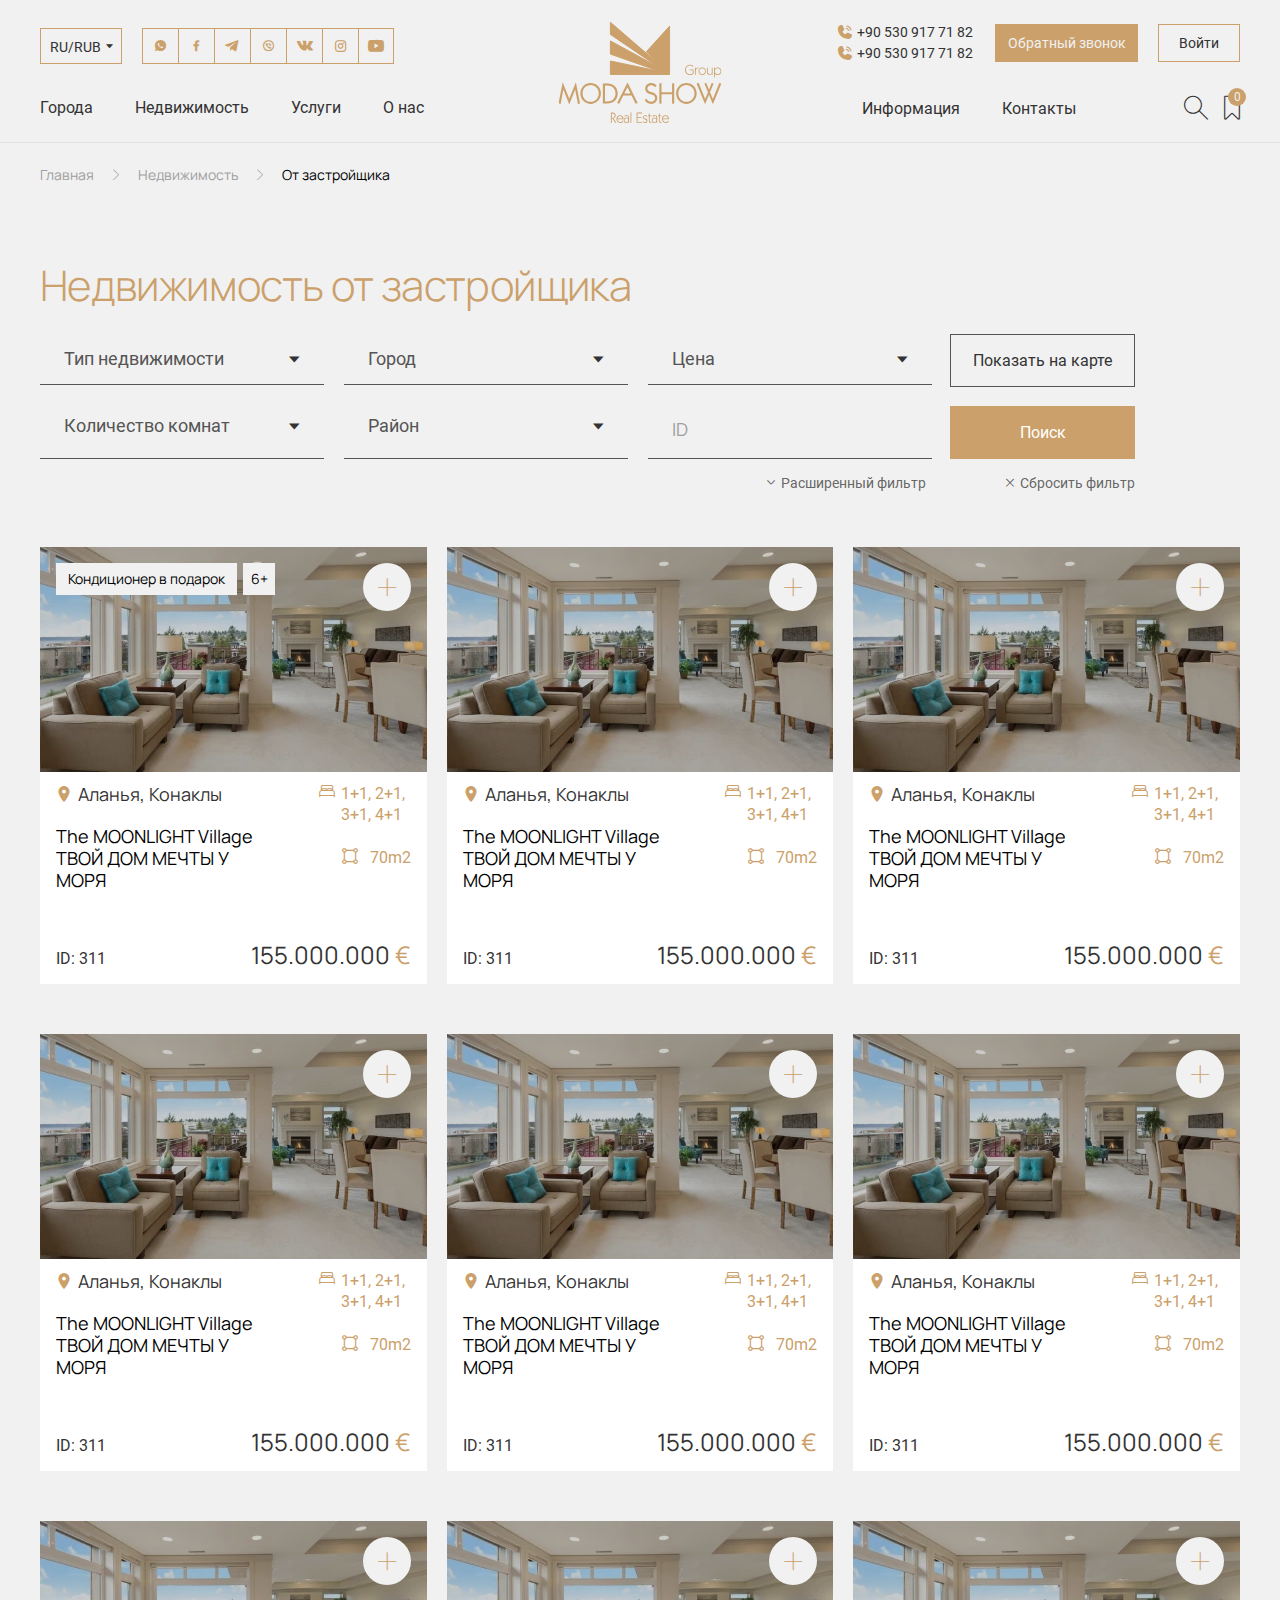
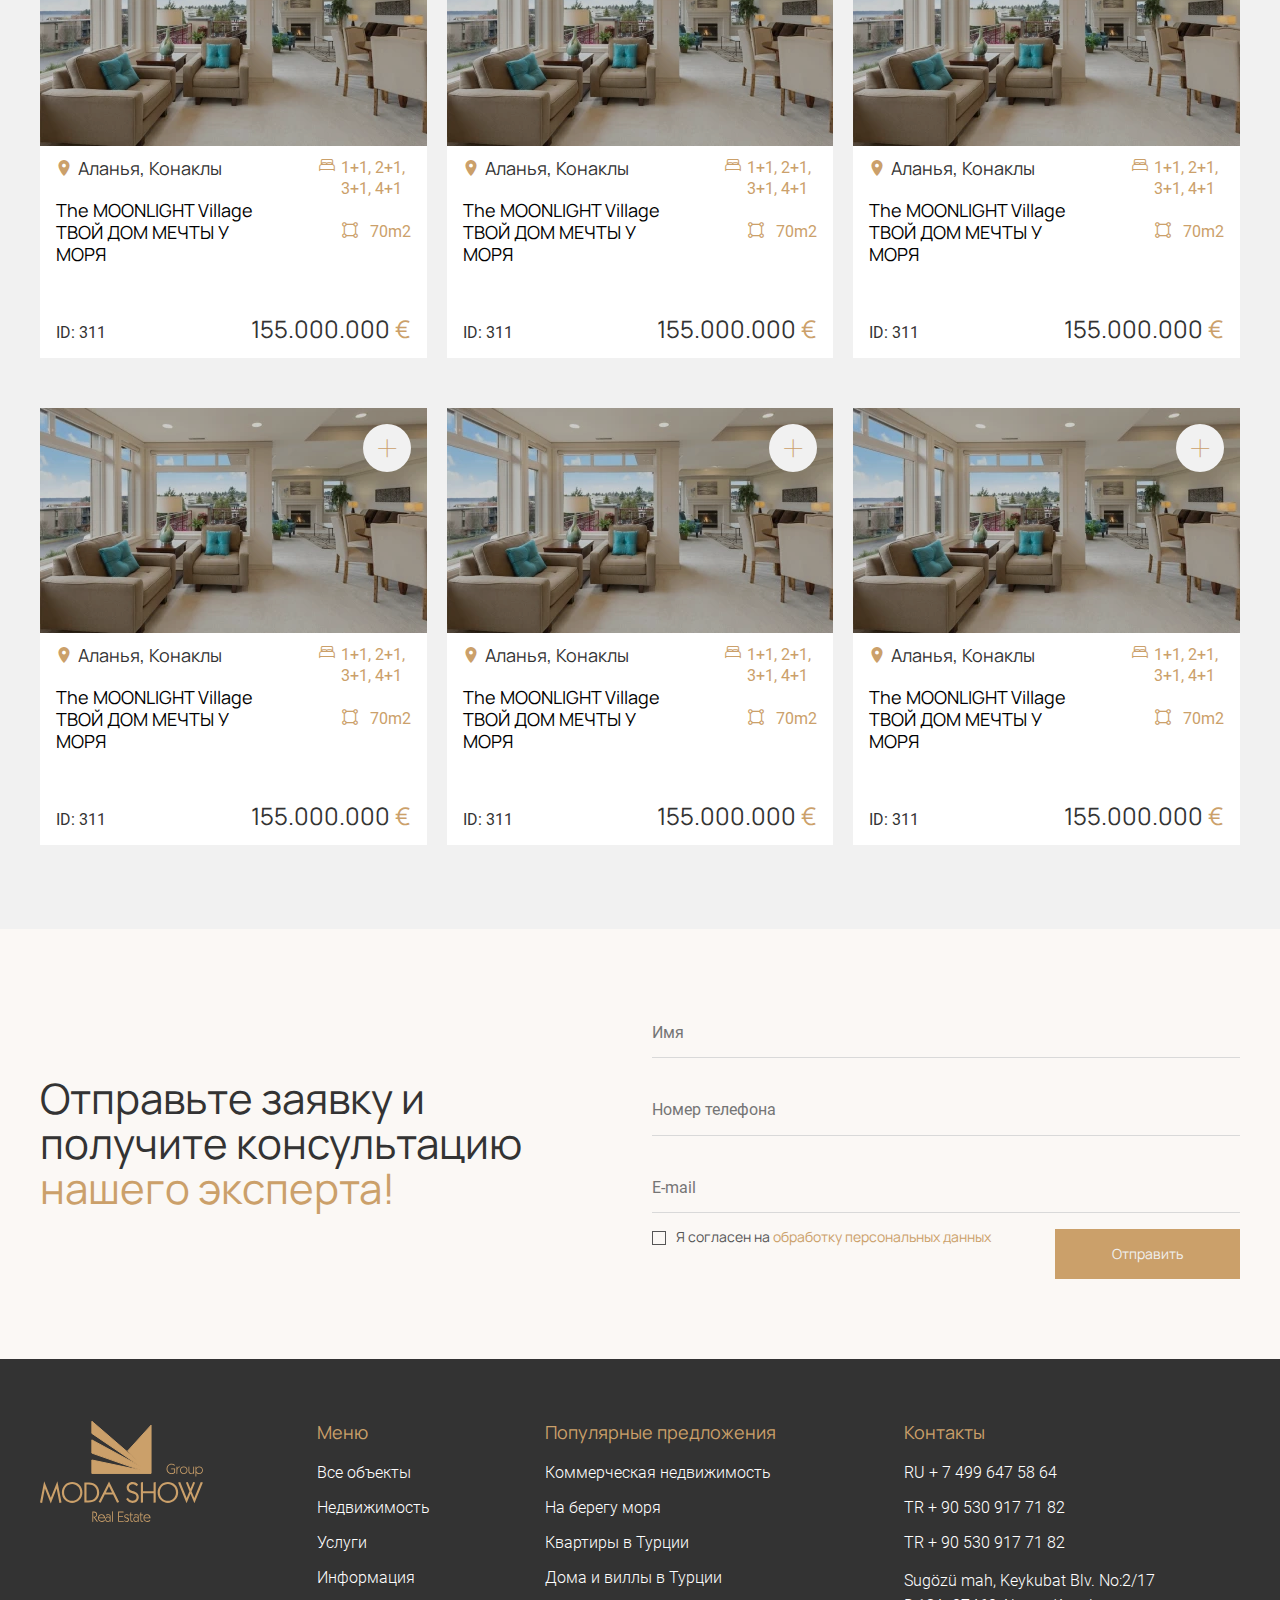
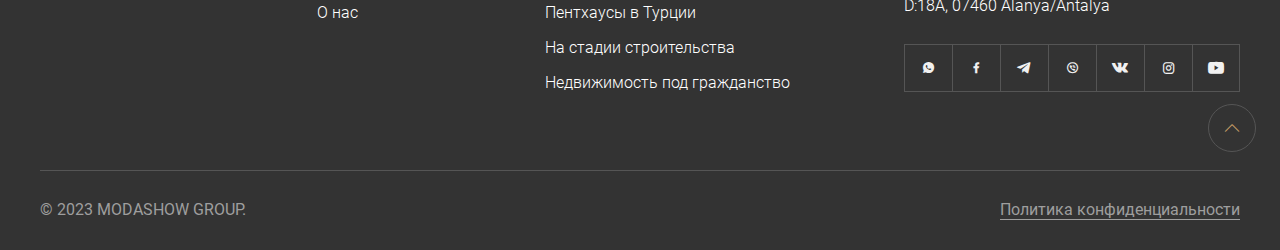
<file: catalogue.html>
<!DOCTYPE html>
<html lang="ru">
<head>
    <meta charset="UTF-8">
    <meta http-equiv="X-UA-Compatible" content="IE=edge">
    <meta name="viewport" content="width=device-width, initial-scale=1.0">
    <title>Каталог объектов от застройщика</title>
<script defer src="./script/catalogue.5944fc700d698d459432.js"></script><link href="./style/catalogue.ab40db821c8c2d07af76.css" rel="stylesheet"></head>
<body>
    <header class="header header_light header_object" id="scrollHeader">
        <div class="container">
            <div class="header__inner">
                <button class="header__burger" id="burgerBtn" aria-label="Mobile menu">
                    <span></span>
                </button>
                <div class="header__left">
                    <div class="header__social">
                        <div class="header-currency">
                            <button class="header-currency__btn" aria-label="Choose currency">
                                <span>RU</span>/<span>RUB</span>
                                <span class="icon-arrow-down"></span>
                            </button>
                            <div class="dropdown-currency">
                                <ul class="dropdown-currency-left">
                                    <li class="dropdown-currency__title">Язык</li>
                                    <li class="dropdown-currency__item dropdown-currency__item_desktop" data-currency-value="language">
                                        <a href="#">
                                            EN
                                        </a>
                                    </li>
                                    <li class="dropdown-currency__item dropdown-currency__item_desktop" data-currency-value="language">
                                        <a href="#">
                                            TR
                                        </a>
                                    </li>
                                </ul>
                                <ul class="dropdown-currency-right">
                                    <li class="dropdown-currency__title">Валюта</li>
                                    <li class="dropdown-currency__item dropdown-currency__item_desktop" data-currency-value="currency">
                                        <button aria-label="Euro">
                                            EUR
                                        </button>
                                    </li>
                                    <li class="dropdown-currency__item dropdown-currency__item_desktop" data-currency-value="currency">
                                        <button aria-label="Turkish lira">
                                            TRY
                                        </button>
                                    </li>
                                    <li class="dropdown-currency__item dropdown-currency__item_desktop" data-currency-value="currency">
                                        <button aria-label="Dollar">
                                            USD
                                        </button>
                                    </li>
                                </ul>
                            </div>
                        </div>
                        <ul class="header-social-list">
                            <li class="header-social-list__item">
                                <a href="#" class="header-social-list__link"><span class="icon-link-whatsapp"></span></a>
                            </li>
                            <li class="header-social-list__item">
                                <a href="#" class="header-social-list__link"><span class="icon-link-facebook"></span></a>
                            </li>
                            <li class="header-social-list__item">
                                <a href="#" class="header-social-list__link"><span class="icon-link-telegram"></span></a>
                            </li>
                            <li class="header-social-list__item">
                                <a href="#" class="header-social-list__link"><span class="icon-link-viber"></span></a>
                            </li>
                            <li class="header-social-list__item">
                                <a href="#" class="header-social-list__link"><span class="icon-link-vk"></span></a>
                            </li>
                            <li class="header-social-list__item">
                                <a href="#" class="header-social-list__link"><span class="icon-link-instagram"></span></a>
                            </li>
                            <li class="header-social-list__item">
                                <a href="#" class="header-social-list__link"><span class="icon-link-youtube"></span></a>
                            </li>
                        </ul>
                    </div>
                    <nav class="header__navigation">
                        <ul class="header-list">
                            <li class="header-list__item">
                                <button class="header-list__link" aria-label="Cities">Города</button>
                                <div class="dropdown-nav-wrapper">
                                    <ul class="dropdown-nav-wrapper__list">
                                        <li class="dropdown-nav-wrapper__item">
                                            <a href="#">Аланья</a>
                                        </li>
                                        <li class="dropdown-nav-wrapper__item">
                                            <a href="#">Анталия</a>
                                        </li>
                                        <li class="dropdown-nav-wrapper__item">
                                            <a href="#">Мерсин</a>
                                        </li>
                                        <li class="dropdown-nav-wrapper__item">
                                            <a href="#">Стамбул</a>
                                        </li>
                                        <li class="dropdown-nav-wrapper__item">
                                            <a href="#">Северный Кипр</a>
                                        </li>
                                        <li class="dropdown-nav-wrapper__item dropdown-nav-wrapper__item_link">
                                            <a href="#">Открыть весь каталог</a>
                                            <span class="icon-arrow-light"></span>
                                        </li>
                                    </ul>
                                </div>
                            </li>
                            <li class="header-list__item dropdown">
                                <button class="header-list__link" aria-label="Estate">Недвижимость</button>
                                <div class="dropdown-nav-wrapper">
                                    <ul class="dropdown-nav-wrapper__list">
                                        <li class="dropdown-nav-wrapper__item dropdown-nav-wrapper__item_subdropdown">
                                            Жилая недвижимость
                                            <ul class="dropdown-nav-wrapper__list dropdown-nav-wrapper__list_sublist">
                                                <li class="dropdown-nav-wrapper__item">
                                                    <a href="#">Квартиры</a>
                                                </li>
                                                <li class="dropdown-nav-wrapper__item">
                                                    <a href="#">Квартиры в новостройке</a>
                                                </li>
                                                <li class="dropdown-nav-wrapper__item">
                                                    <a href="#">Недвижимость у моря</a>
                                                </li>
                                                <li class="dropdown-nav-wrapper__item dropdown-nav-wrapper__item_link">
                                                    <a href="#">Открыть весь каталог</a>
                                                    <span class="icon-arrow-light"></span>
                                                </li>
                                            </ul>
                                            <span class="icon-arrow-light"></span>
                                        </li>
                                        <li class="dropdown-nav-wrapper__item">
                                            <a href="#">Коммерческая недвижимость</a>
                                        </li>
                                    </ul>
                                </div>
                            </li>
                            <li class="header-list__item dropdown">
                                <button class="header-list__link" aria-label="Services">Услуги</button>
                                <div class="dropdown-nav-wrapper">
                                    <ul class="dropdown-nav-wrapper__list">
                                        <li class="dropdown-nav-wrapper__item">
                                            <a href="#">Ознакомительный тур</a>
                                        </li>
                                        <li class="dropdown-nav-wrapper__item">
                                            <a href="#">Online показ и покупка</a>
                                        </li>
                                        <li class="dropdown-nav-wrapper__item">
                                            <a href="#">Послепродажный сервис</a>
                                        </li>
                                        <li class="dropdown-nav-wrapper__item">
                                            <a href="#">Продать недвижимость</a>
                                        </li>
                                    </ul>
                                </div>
                            </li>
                            <li class="header-list__item dropdown">
                                <button class="header-list__link" aria-label="About">О нас</button>
                                <div class="dropdown-nav-wrapper">
                                    <ul class="dropdown-nav-wrapper__list">
                                        <li class="dropdown-nav-wrapper__item">
                                            <a href="#">Наша команда</a>
                                        </li>
                                        <li class="dropdown-nav-wrapper__item">
                                            <a href="#">Вакансии</a>
                                        </li>
                                        <li class="dropdown-nav-wrapper__item">
                                            <a href="#">Наши сертификаты</a>
                                        </li>
                                        <li class="dropdown-nav-wrapper__item">
                                            <a href="#">Отзывы</a>
                                        </li>
                                    </ul>
                                </div>
                            </li>
                        </ul>
                    </nav>
                </div>
                <a href="/" class="header__logo" aria-label="Home page"><img src="images/logo.svg" alt="Here must be company logo" ></a>
                <div class="header__right">
                    <div class="header__btns">
                        <div class="header__phones">
                            <a href="tel:+905309177182" class="header__phone">
                                <span class="icon-phone"></span>
                                +90 530 917 71 82
                            </a>
                            <a href="tel:+905309177182" class="header__phone">
                                <span class="icon-phone"></span>
                                +90 530 917 71 82
                            </a>
                        </div>
                        <button class="header__btn header__btn_gold" id="callBackBtn" aria-label="Call back">Обратный звонок</button>
                        <button class="header__btn" aria-label="Sign in">Войти</button>
                    </div>
                    <nav class="header__navigation">
                        <ul class="header-list">
                            <li class="header-list__item dropdown">
                                <button class="header-list__link">Информация</button>
                                <div class="dropdown-nav-wrapper">
                                    <ul class="dropdown-nav-wrapper__list">
                                        <li class="dropdown-nav-wrapper__item">
                                            <a href="#">Процесс покупки недвижимости</a>
                                        </li>
                                        <li class="dropdown-nav-wrapper__item">
                                            <a href="#">О недвижимости в Турции</a>
                                        </li>
                                        <li class="dropdown-nav-wrapper__item">
                                            <a href="#">Законы в Турции</a>
                                        </li>
                                        <li class="dropdown-nav-wrapper__item">
                                            <a href="#">Вопрос-ответ</a>
                                        </li>
                                        <li class="dropdown-nav-wrapper__item">
                                            <a href="#">Новости</a>
                                        </li>
                                        <li class="dropdown-nav-wrapper__item">
                                            <a href="#">Статьи</a>
                                        </li>
                                    </ul>
                                </div>
                            </li>
                            <li class="header-list__item"><a href="#" class="header-list__link">Контакты</a></li>
                        </ul>
                        <ul class="header-list header-list_icons">
                            <li class="header-list__item"><button class="header-list__link" id="searchBtn" aria-label="Open search"><span class="icon-search"></span></button></li>
                            <li class="header-list__item">
                                <a href="#" class="header-list__link">
                                    <span class="icon-bookmark"></span>
                                    <span class="header-list__link_favourite" id="favouriteCounter" data-count="0">0</span>
                                </a>
                            </li>
                        </ul>
                    </nav>
                </div>
                <button class="header__user" aria-label="User menu">
                    <span class="icon-user"></span>
                </button>
                <div class="header-search">
                    <div class="header-search-wrapper">
                        <input type="text" class="header-search-wrapper__input" placeholder="Поиск по сайту...">
                        <span class="icon-search header-search-wrapper__icon"></span>
                    </div>
                </div>
            </div>
            <div class="header-mobile-menu">
                <div class="header-mobile-menu__wrapper">
                    <div class="container">
                        <div class="header-mobile-menu__inner">
                            <div>
                                <div class="header-mobile-menu__top">
                                    <a href="/" class="header__logo" aria-label="Home page"><img src="images/logo.svg" alt="Here must be company logo"></a>
                                    <button class="header-mobile-menu__btn header-mobile-menu__btn_gold" id="closeMobileMenuBtn" aria-label="Close mobile menu">
                                        <span class="icon-cross"></span>
                                    </button>
                                </div>
                                <div class="header-mobile-menu__navigation">
                                    <div class="header-mobile-menu__menu">
                                        <div class="header-currency header-currency_mobile">
                                            <button class="header-currency__btn header-currency__btn_mobile" aria-label="Choose currency">
                                                <span>RU</span>&nbsp;/&nbsp;<span>₽</span>
                                                <span class="icon-arrow-down"></span>
                                            </button>
                                            <div class="dropdown-currency dropdown-currency_mobile">
                                                <ul class="dropdown-currency-left">
                                                    <li class="dropdown-currency__item dropdown-currency__item_mobile" data-currency-value="language">
                                                        <a href="#">
                                                            EN
                                                        </a>
                                                    </li>
                                                    <li class="dropdown-currency__item dropdown-currency__item_mobile" data-currency-value="language">
                                                        <a href="#">
                                                            TR
                                                        </a>
                                                    </li>
                                                </ul>
                                                <ul class="dropdown-currency-right">
                                                    <li class="dropdown-currency__item dropdown-currency__item_mobile" data-currency-value="currency">
                                                        <button aria-label="Euro">€</button>
                                                    </li>
                                                    <li class="dropdown-currency__item dropdown-currency__item_mobile" data-currency-value="currency">
                                                        <button aria-label="Turkish lira">₺</button>
                                                    </li>
                                                    <li class="dropdown-currency__item dropdown-currency__item_mobile" data-currency-value="currency">
                                                        <button aria-label="Dollar">$</button>
                                                    </li>
                                                </ul>
                                            </div>
                                        </div>  
                                        <div class="header-mobile-menu__btns">
                                            <button class="header-mobile-menu__btn" id="mobileMenuSearchBtn" aria-label="Search on site">
                                                <span class="icon-search"></span>
                                            </button>
                                            <button class="header-mobile-menu__btn" aria-label="Favourites">
                                                <span class="icon-bookmark"></span>
                                                <span class="header-list__link_favourite" data-count="0">0</span>
                                            </button>
                                        </div>
                                    </div>
                                    <div class="header-mobile-menu-search">
                                        <input type="text" class="header-mobile-menu-search__input" placeholder="Поиск..." id="mobileMenuSearchInput">
                                        <button id="clearSearchBtn" class="header-mobile-menu-search__cross" aria-label="Reset search">
                                            <span class="icon-cross "></span>
                                        </button>
                                    </div>
                                </div>
                                <ul class="header-mobile-menu__links">
                                    <li>
                                        <div class="header-mobile-menu-accordion">
                                            <button class="header-mobile-menu__title" aria-label="Cities">
                                                <span>Города</span>
                                                <span class="icon-arrow-down"></span>
                                            </button>
                                            <ul class="header-mobile-menu-list">
                                                <li>
                                                    <a href="#" class="header-mobile-menu-list__link">Аланья</a>
                                                </li>
                                                <li>
                                                    <a href="#" class="header-mobile-menu-list__link">Анталия</a>
                                                </li>
                                                <li>
                                                    <a href="#" class="header-mobile-menu-list__link">Стамбул</a>
                                                </li>
                                                <li>
                                                    <a href="#" class="header-mobile-menu-list__link">Мерсин</a>
                                                </li>
                                                <li>
                                                    <a href="#" class="header-mobile-menu-list__link">Северный Кипр</a>
                                                </li>
                                                <li>
                                                    <a href="#" class="header-mobile-menu-list__link header-mobile-menu-list__link_active">Открыть каталог</a>
                                                </li>
                                            </ul>
                                        </div>
                                    </li>
                                    <li>
                                        <div class="header-mobile-menu-accordion">
                                            <button class="header-mobile-menu__title" aria-label="Estate">
                                                <span>Недвижимость</span>
                                                <span class="icon-arrow-down"></span>
                                            </button>
                                            <ul class="header-mobile-menu-list">
                                                <li>
                                                    <a href="#" class="header-mobile-menu-list__link">Жилая</a>
                                                </li>
                                                <li>
                                                    <a href="#" class="header-mobile-menu-list__link">Коммерческая</a>
                                                </li>
                                            </ul>
                                        </div>
                                    </li>
                                    <li>
                                        <div class="header-mobile-menu-accordion">
                                            <button class="header-mobile-menu__title" aria-label="Services">
                                                <span>Услуги</span>
                                                <span class="icon-arrow-down"></span>
                                            </button>
                                            <ul class="header-mobile-menu-list">
                                                <li>
                                                    <a href="#" class="header-mobile-menu-list__link">Ознакомительный тур</a>
                                                </li>
                                                <li>
                                                    <a href="#" class="header-mobile-menu-list__link">Online показ и покупка</a>
                                                </li>
                                                <li>
                                                    <a href="#" class="header-mobile-menu-list__link">Послепродажный сервис</a>
                                                </li>
                                                <li>
                                                    <a href="#" class="header-mobile-menu-list__link">Продать недвижимость</a>
                                                </li>
                                            </ul>
                                        </div>
                                    </li>
                                    <li>
                                        <div class="header-mobile-menu-accordion">
                                            <button class="header-mobile-menu__title" aria-label="About us">
                                                <span>О нас</span>
                                                <span class="icon-arrow-down"></span>
                                            </button>
                                            <ul class="header-mobile-menu-list">
                                                <li>
                                                    <a href="#" class="header-mobile-menu-list__link">Наша команда</a>
                                                </li>
                                                <li>
                                                    <a href="#" class="header-mobile-menu-list__link">Вакансии</a>
                                                </li>
                                                <li>
                                                    <a href="#" class="header-mobile-menu-list__link">Наши сертификаты</a>
                                                </li>
                                                <li>
                                                    <a href="#" class="header-mobile-menu-list__link">Отзывы</a>
                                                </li>
                                            </ul>
                                        </div>
                                    </li>
                                    <li>
                                        <div class="header-mobile-menu-accordion">
                                            <button class="header-mobile-menu__title" aria-label="Information">
                                                <span>Информация</span>
                                                <span class="icon-arrow-down"></span>
                                            </button>
                                            <ul class="header-mobile-menu-list">
                                                <li>
                                                    <a href="#" class="header-mobile-menu-list__link">Процесс покупки недвижимости</a>
                                                </li>
                                                <li>
                                                    <a href="#" class="header-mobile-menu-list__link">О недвижимости в Турции</a>
                                                </li>
                                                <li>
                                                    <a href="#" class="header-mobile-menu-list__link">Законы в Турции</a>
                                                </li>
                                                <li>
                                                    <a href="#" class="header-mobile-menu-list__link">Вопрос-ответ</a>
                                                </li>
                                                <li>
                                                    <a href="#" class="header-mobile-menu-list__link">Новости</a>
                                                </li>
                                                <li>
                                                    <a href="#" class="header-mobile-menu-list__link">Статьи</a>
                                                </li>
                                            </ul>
                                        </div>
                                    </li>
                                    <li>
                                        <a href="#" class="header-mobile-menu__link">Контакты</a>
                                    </li>
                                </ul>
                            </div>
                            <div class="header-mobile-menu__footer">
                                <ul class="header-mobile-menu__contacts">
                                    <li>Телефоны:</li>
                                    <li>
                                        <a href="tel:+74996475864" >RU + 7 499 647 58 64</a>
                                    </li>
                                    <li>
                                        <a href="tel:+905309177182" >TR + 90 530 917 71 82</a>
                                    </li>
                                    <li>
                                        <a href="tel:+905309177182" >TR + 90 530 917 71 82</a>
                                    </li>
                                </ul>
                                <ul class="header-social-list header-social-list_mobile">
                                    <li class="header-social-list__item">
                                        <a href="#" class="header-social-list__link" aria-label="Whatsapp"><span class="icon-link-whatsapp"></span></a>
                                    </li>
                                    <li class="header-social-list__item">
                                        <a href="#" class="header-social-list__link" aria-label="Facebook"><span class="icon-link-facebook"></span></a>
                                    </li>
                                    <li class="header-social-list__item">
                                        <a href="#" class="header-social-list__link" aria-label="Telegram"><span class="icon-link-telegram"></span></a>
                                    </li>
                                    <li class="header-social-list__item">
                                        <a href="#" class="header-social-list__link" aria-label="Viber"><span class="icon-link-viber"></span></a>
                                    </li>
                                    <li class="header-social-list__item">
                                        <a href="#" class="header-social-list__link" aria-label="Vkonakte"><span class="icon-link-vk"></span></a>
                                    </li>
                                    <li class="header-social-list__item">
                                        <a href="#" class="header-social-list__link" aria-label="Instagram"><span class="icon-link-instagram"></span></a>
                                    </li>
                                    <li class="header-social-list__item">
                                        <a href="#" class="header-social-list__link" aria-label="YouTube"><span class="icon-link-youtube"></span></a>
                                    </li>
                                </ul>
                                <button class="header-mobile-menu__callback" aria-label="Call back">Обратный звонок</button>
                            </div>
                        </div>
                    </div>
                </div>
            </div>
        </div>
    </header>
    <main>
        <section class="path">
            <div class="container">
                <nav class="path__navigation">
                    <a href="/" class="path__link">Главная</a>
                    <span class="icon-arrow-light"></span>
                    <a href="#" class="path__link">Недвижимость</a>
                    <span class="icon-arrow-light"></span>
                    <p class="path__link_active">От застройщика</p>
                </nav>
            </div>
        </section>
        <section class="main main_catalogue">
            <div class="container">
                <div class="main__inner main__inner_catalogue">
                    <h1 class="main__title">Недвижимость от застройщика</h1>
                    <form class="main-filter" id="mainFilter">
                        <div class="main-filter__header main-filter__header_selected" id="mobileFilterObjects">
                            <button type="button" class="main-filter__btn" id="mobileFilterObjectsBtn" aria-label="Estate vendor">
                                <span>От застройщика</span>
                                <span class="icon-arrow-down"></span>
                            </button>
                            <div class="main-filter__radio">
                                <input type="radio" id="builder" value="builderObjects" name="objects" class="radio-input" checked="true">
                                <label for="builder">От застройщика</label>
                            </div>
                            <div class="main-filter__radio">
                                <input type="radio" id="all" value="allObjects" name="objects" class="radio-input">
                                <label for="all">Все объекты на продажу</label>
                            </div>
                        </div> 
                        <div class="main-filter__wrapper">
                            <div class="main-filter-fields">
                                <div class="main-filter-fields__field">
                                    <button type="button" class="main-filter-fields__btn" data-field="type" aria-label="Estate type">
                                        Тип недвижимости
                                        <span class="icon-arrow-down"></span>
                                    </button>
                                    <ul class="main-filter-fields-list">
                                        <li class="main-filter-fields-list__item" data-is-selected="not-selected">
                                            <input type="checkbox" name="" id="appartments" class="custom-checkbox">
                                            <label for="appartments">Квартиры</label>
                                        </li>
                                        <li class="main-filter-fields-list__item" data-is-selected="not-selected">
                                            <input type="checkbox" name="" id="penthouse" class="custom-checkbox">
                                            <label for="penthouse">Пентхаусы</label>
                                        </li>
                                        <li class="main-filter-fields-list__item" data-is-selected="not-selected" aria-label="Villa">
                                            <input type="checkbox" name="" id="villas" class="custom-checkbox">
                                            <label for="villas">Виллы</label>
                                        </li>
                                        <li class="main-filter-fields-list__item" data-is-selected="not-selected">
                                            <input type="checkbox" name="" id="duplex" class="custom-checkbox">
                                            <label for="duplex">Дуплексы</label>
                                        </li>
                                    </ul>
                                </div>
                                <div class="main-filter-fields__field">
                                    <button type="button" class="main-filter-fields__btn" data-field="city" aria-label="City">
                                        Город
                                        <span class="icon-arrow-down"></span>
                                    </button>
                                    <ul class="main-filter-fields-list">
                                        <li class="main-filter-fields-list__item" data-is-selected="not-selected">
                                            <input type="checkbox" name="" id="Alanya" class="custom-checkbox">
                                            <label for="Alanya">Аланья</label>
                                        </li>
                                        <li class="main-filter-fields-list__item" data-is-selected="not-selected">
                                            <input type="checkbox" name="" id="Antalya" class="custom-checkbox">
                                            <label for="Antalya">Анталья</label>
                                        </li>
                                        <li class="main-filter-fields-list__item" data-is-selected="not-selected">
                                            <input type="checkbox" name="" id="Istanbul" class="custom-checkbox">
                                            <label for="Istanbul">Стамбул</label>
                                        </li>
                                        <li class="main-filter-fields-list__item" data-is-selected="not-selected">
                                            <input type="checkbox" name="" id="Mersin" class="custom-checkbox">
                                            <label for="Mersin">Мерсин</label>
                                        </li>
                                        <li class="main-filter-fields-list__item" data-is-selected="not-selected">
                                            <input type="checkbox" name="" id="NorthernCyprus" class="custom-checkbox">
                                            <label for="NorthernCyprus">Северный Кипр</label>
                                        </li>
                                    </ul>
                                </div>
                                <div class="main-filter-fields__field main-filter-fields__field_price">
                                    <button type="button" class="main-filter-fields__btn" data-field="price" aria-label="Price">
                                        Цена
                                        <span class="icon-arrow-down"></span>
                                    </button>
                                    <div class="main-filter-fields-list main-filter-fields-list_price">
                                        <input type="text" placeholder="От" class="main-filter-fields-list__input" data-is-selected="not-selected">
                                        <span class="main-filter-fields-list__divider"></span>
                                        <input type="text" placeholder="До" class="main-filter-fields-list__input" data-is-selected="not-selected">
                                    </div>
                                </div>
                                <div class="main-filter-fields__field">
                                    <button type="button" class="main-filter-fields__btn" data-field="rooms" aria-label="Rooms amount">
                                        Количество комнат
                                        <span class="icon-arrow-down"></span>
                                    </button>
                                    <ul class="main-filter-fields-list">
                                        <li class="main-filter-fields-list__item" data-is-selected="not-selected">
                                            <input type="checkbox" name="" id="twoRooms" class="custom-checkbox">
                                            <label for="twoRooms">1+1</label>
                                        </li>
                                        <li class="main-filter-fields-list__item" data-is-selected="not-selected">
                                            <input type="checkbox" name="" id="threeRooms" class="custom-checkbox">
                                            <label for="threeRooms">2+1</label>
                                        </li>
                                        <li class="main-filter-fields-list__item" data-is-selected="not-selected">
                                            <input type="checkbox" name="" id="fourRooms" class="custom-checkbox">
                                            <label for="fourRooms">3+1</label>
                                        </li>
                                        <li class="main-filter-fields-list__item" data-is-selected="not-selected">
                                            <input type="checkbox" name="" id="fiveRooms" class="custom-checkbox">
                                            <label for="fiveRooms">3+2</label>
                                        </li>
                                    </ul>
                                </div>
                                <div class="main-filter-fields__field">
                                    <button type="button" class="main-filter-fields__btn" data-field="area" aria-label="Area">
                                        Район
                                        <span class="icon-arrow-down"></span>
                                    </button>
                                    <ul class="main-filter-fields-list">
                                        <li class="main-filter-fields-list__item" data-is-selected="not-selected">
                                            <input type="checkbox" name="" id="allAreas" class="custom-checkbox">
                                            <label for="allAreas">Все районы</label>
                                        </li>
                                    </ul>
                                </div>
                                <input type="text" placeholder="Цена от" class="main-filter-fields-list__input main-filter-fields-list__input_mobile" data-is-selected="not-selected">
                                <input type="text" placeholder="Цена до" class="main-filter-fields-list__input main-filter-fields-list__input_mobile" data-is-selected="not-selected">
                                <input type="text" class="main-filter-fields__input" placeholder="ID" id="filterInputId" data-is-selected="not-selected">
                            </div>
                            <div class="main__btns">
                                <button type="button" class="main__btn" aria-label="Show on map">Показать на карте</button>
                                <button type="button" class="main__btn" aria-label="Find objects">Поиск</button>
                            </div>
                        </div>
                        <div class="main-filter__additions">
                            <button type="button" class="main-filter__btn main-filter__btn_addition" id="openExtendedFilterBtn">
                                <span class="icon-arrow-down-light"></span>
                                Расширенный фильтр
                            </button>
                            <button type="button" class="main-filter__btn main-filter__btn_addition" id="resetFilterBtn" aria-label="Reset filter">
                                <span class="icon-cross"></span>
                                Сбросить фильтр
                            </button>
                        </div>
                        <div class="main__btns main__btns_mobile">
                            <button type="submit" class="main__btn" aria-label="Find objects">Поиск</button>
                            <button type="button" class="main__btn" aria-label="Show on map"><span class="icon-map"></span></button>
                        </div>
                    </form>
                    <form class="extended-filter" id="extendedFilter">
                        <button type="button" class="extended-filter__btn" id="closeExtendedFilterBtn" aria-label="Close extended filter">
                            <span class="icon-cross"></span>
                        </button>
                        <div class="main-filter-fields">
                            <div class="main-filter-fields__field">
                                <button type="button" class="main-filter-fields__btn" data-field="type" aria-label="Renovation">
                                    Ремонт
                                    <span class="icon-arrow-down"></span>
                                </button>
                                <ul class="main-filter-fields-list" style="overflow-y: hidden;">
                                    <li class="main-filter-fields-list__item" data-is-selected="not-selected">
                                        <input type="checkbox" name="" id="classic" class="custom-checkbox custom-checkbox_mobile">
                                        <label for="classic">Классический</label>
                                    </li>
                                    <li class="main-filter-fields-list__item" data-is-selected="not-selected">
                                        <input type="checkbox" name="" id="cosmetic" class="custom-checkbox custom-checkbox_mobile">
                                        <label for="cosmetic">Косметический</label>
                                    </li>
                                    <li class="main-filter-fields-list__item" data-is-selected="not-selected" aria-label="Villa">
                                        <input type="checkbox" name="" id="designer" class="custom-checkbox custom-checkbox_mobile">
                                        <label for="designer">Дизайнерский</label>
                                    </li>
                                    <li class="main-filter-fields-list__item" data-is-selected="not-selected">
                                        <input type="checkbox" name="" id="noMatter" class="custom-checkbox custom-checkbox_mobile">
                                        <label for="noMatter">Не важно</label>
                                    </li>
                                </ul>
                            </div>
                            <div class="main-filter-fields__field main-filter-fields__field_price">
                                <button type="button" class="main-filter-fields__btn" data-field="price" aria-label="Price">
                                    Этаж
                                    <span class="icon-arrow-down"></span>
                                </button>
                                <div class="main-filter-fields-list main-filter-fields-list_price">
                                    <input type="text" placeholder="От" class="main-filter-fields-list__input" data-is-selected="not-selected">
                                    <span class="main-filter-fields-list__divider"></span>
                                    <input type="text" placeholder="До" class="main-filter-fields-list__input" data-is-selected="not-selected">
                                </div>
                            </div>
                            <div class="main-filter-fields__field main-filter-fields__field_radio">
                                <input type="radio" name="floor" id="notFirst" class="custom-radio">
                                <label for="notFirst">Не первый</label>
                                <input type="radio" name="floor" id="notLast" class="custom-radio">
                                <label for="notLast">Не последний</label>
                            </div>
                            <div class="main-filter-fields__field main-filter-fields__field_price">
                                <button type="button" class="main-filter-fields__btn" data-field="price" aria-label="Price">
                                    Год сдачи
                                    <span class="icon-arrow-down"></span>
                                </button>
                                <div class="main-filter-fields-list main-filter-fields-list_price">
                                    <input type="text" placeholder="От" class="main-filter-fields-list__input" data-is-selected="not-selected">
                                    <span class="main-filter-fields-list__divider"></span>
                                    <input type="text" placeholder="До" class="main-filter-fields-list__input" data-is-selected="not-selected">
                                </div>
                            </div>
                            <div class="main-filter-fields__field">
                                <button type="button" class="main-filter-fields__btn" data-field="city" aria-label="City">
                                    Дата публикации
                                    <span class="icon-arrow-down"></span>
                                </button>
                                <ul class="main-filter-fields-list main-filter-fields-list_radio" style="overflow-y: scroll;">
                                    <li class="main-filter-fields-list__item" data-is-selected="not-selected">
                                        <input type="radio" name="date" id="hour" class="custom-radio custom-radio_square">
                                        <label for="hour">За час</label>
                                    </li>
                                    <li class="main-filter-fields-list__item" data-is-selected="not-selected">
                                        <input type="radio" name="date" id="today" class="custom-radio custom-radio_square">
                                        <label for="today">Сегодня</label>
                                    </li>
                                    <li class="main-filter-fields-list__item" data-is-selected="not-selected">
                                        <input type="radio" name="date" id="day" class="custom-radio custom-radio_square">
                                        <label for="day">За сутки</label>
                                    </li>
                                    <li class="main-filter-fields-list__item" data-is-selected="not-selected">
                                        <input type="radio" name="date" id="month" class="custom-radio custom-radio_square">
                                        <label for="month">За 30 дней</label>
                                    </li>
                                </ul>
                            </div>
                            <div class="main-filter-fields__field main-filter-fields__field_price">
                                <button type="button" class="main-filter-fields__btn" data-field="price" aria-label="Price">
                                    Расстояние до моря (км)
                                    <span class="icon-arrow-down"></span>
                                </button>
                                <div class="main-filter-fields-list main-filter-fields-list_price">
                                    <input type="text" placeholder="От" class="main-filter-fields-list__input" data-is-selected="not-selected">
                                    <span class="main-filter-fields-list__divider"></span>
                                    <input type="text" placeholder="До" class="main-filter-fields-list__input" data-is-selected="not-selected">
                                </div>
                            </div>
                        </div>
                        <div class="extended-filter-fields">
                            <div class="extended-filter-fields-radios">
                                <div class="extended-filter-fields-radios-item">
                                    <span class="extended-filter-fields-radios-item__title">Лифт</span>
                                    <div class="extended-filter-fields-radios-item__group">
                                        <div class="extended-filter-fields-radios-item__radio">
                                            <input type="radio" name="elevator" id="nomatterElevator" class="custom-radio custom-radio_mobile">
                                            <label for="nomatterElevator" class="extended-filter-fields-radios-item__label">Неважно</label>
                                        </div>
                                        <div class="extended-filter-fields-radios-item__radio">
                                            <input type="radio" name="elevator" id="haveElevator" class="custom-radio custom-radio_mobile">
                                            <label for="haveElevator" class="extended-filter-fields-radios-item__label">Есть</label>
                                        </div>
                                    </div>
                                </div>
                                <div class="extended-filter-fields-radios-item">
                                    <span class="extended-filter-fields-radios-item__title">Парковка</span>
                                    <div class="extended-filter-fields-radios-item__group">
                                        <div class="extended-filter-fields-radios-item__radio">
                                            <input type="radio" name="parking" id="nomatter" class="custom-radio custom-radio_mobile">
                                            <label for="nomatter" class="extended-filter-fields-radios-item__label">Неважно</label>
                                        </div>
                                        <div class="extended-filter-fields-radios-item__radio">
                                            <input type="radio" name="parking" id="upper" class="custom-radio custom-radio_mobile">
                                            <label for="upper" class="extended-filter-fields-radios-item__label">Надземная</label>
                                        </div>
                                        <div class="extended-filter-fields-radios-item__radio">
                                            <input type="radio" name="parking" id="under" class="custom-radio custom-radio_mobile">
                                            <label for="under" class="extended-filter-fields-radios-item__label">Подземная</label>
                                        </div>
                                    </div>
                                </div>
                                <div class="extended-filter-fields-radios-item">
                                    <span class="extended-filter-fields-radios-item__title">Тип отопления</span>
                                    <div class="extended-filter-fields-radios-item__group">
                                        <div class="extended-filter-fields-radios-item__radio">
                                            <input type="radio" name="heating" id="central" class="custom-radio custom-radio_mobile">
                                            <label for="central" class="extended-filter-fields-radios-item__label">Центральное</label>
                                        </div>
                                        <div class="extended-filter-fields-radios-item__radio">
                                            <input type="radio" name="heating" id="auto" class="custom-radio custom-radio_mobile">
                                            <label for="auto" class="extended-filter-fields-radios-item__label">Автономное</label>
                                        </div>
                                    </div>
                                </div>
                            </div>
                            <div class="extended-filter-fields-checks">
                                <span class="extended-filter-fields-checks__title">Вид из окна</span>
                                <div class="extended-filter-fields-checks-items">
                                    <div class="feedback-form-submit__aggree">
                                        <input type="checkbox" class="custom-checkbox custom-checkbox_mobile" id="street">
                                        <label for="street">На улицу</label>
                                    </div>
                                    <div class="feedback-form-submit__aggree">
                                        <input type="checkbox" class="custom-checkbox custom-checkbox_mobile" id="yard">
                                        <label for="yard">На двор</label>
                                    </div>
                                    <div class="feedback-form-submit__aggree">
                                        <input type="checkbox" class="custom-checkbox custom-checkbox_mobile" id="sea">
                                        <label for="sea">На море</label>
                                    </div>
                                    <div class="feedback-form-submit__aggree">
                                        <input type="checkbox" class="custom-checkbox custom-checkbox_mobile" id="mountains">
                                        <label for="mountains">На горы</label>
                                    </div>
                                    <div class="feedback-form-submit__aggree">
                                        <input type="checkbox" class="custom-checkbox custom-checkbox_mobile" id="city">
                                        <label for="city">На город</label>
                                    </div>
                                    <div class="feedback-form-submit__aggree">
                                        <input type="checkbox" class="custom-checkbox custom-checkbox_mobile" id="panorama">
                                        <label for="panorama">Панорамный вид</label>
                                    </div>
                                </div>
                            </div>
                            <div class="main-filter-fields">
                                <span class="main-filter-fields-selector-title">Инфраструктура</span>
                                <div class="main-filter-fields__field main-filter-fields__field_selector">
                                    <button type="button" class="main-filter-fields__btn" data-field="city" aria-label="Infrastructure" data-desktop-text="Инфраструктура">
                                        Инфраструктура
                                        <span class="icon-arrow-down"></span>
                                    </button>
                                    <ul class="main-filter-fields-list" style="overflow-y: scroll;">
                                        <li class="main-filter-fields-list__item" data-is-selected="not-selected">
                                            <input type="checkbox" name="" id="cars" class="custom-checkbox">
                                            <label for="cars">Машины</label>
                                        </li>
                                        <li class="main-filter-fields-list__item" data-is-selected="not-selected">
                                            <input type="checkbox" name="" id="playground" class="custom-checkbox">
                                            <label for="playground">Детская площадка</label>
                                        </li>
                                        <li class="main-filter-fields-list__item" data-is-selected="not-selected">
                                            <input type="checkbox" name="" id="garage" class="custom-checkbox">
                                            <label for="garage">Гараж</label>
                                        </li>
                                        <li class="main-filter-fields-list__item" data-is-selected="not-selected">
                                            <input type="checkbox" name="" id="intercom" class="custom-checkbox">
                                            <label for="intercom">Домофон</label>
                                        </li>
                                    </ul>
                                </div>
                                <span class="main-filter-fields-selector-title" style="order: 1;">Оборудование</span>
                                <div class="main-filter-fields__field main-filter-fields__field_selector">
                                    <button type="button" class="main-filter-fields__btn" data-field="hardware" aria-label="Hardware" data-desktop-text="Оборудование">
                                        Оборудование
                                        <span class="icon-arrow-down"></span>
                                    </button>
                                    <ul class="main-filter-fields-list" style="overflow-y: scroll;">
                                        <li class="main-filter-fields-list__item" data-is-selected="not-selected">
                                            <input type="checkbox" name="" id="internet" class="custom-checkbox">
                                            <label for="internet">Интернет</label>
                                        </li>
                                        <li class="main-filter-fields-list__item" data-is-selected="not-selected">
                                            <input type="checkbox" name="" id="appliances" class="custom-checkbox">
                                            <label for="appliances">Бытовая техника</label>
                                        </li>
                                        <li class="main-filter-fields-list__item" data-is-selected="not-selected">
                                            <input type="checkbox" name="" id="conditioner" class="custom-checkbox">
                                            <label for="conditioner">Кондиционирование</label>
                                        </li>
                                        <li class="main-filter-fields-list__item" data-is-selected="not-selected">
                                            <input type="checkbox" name="" id="furnishing" class="custom-checkbox">
                                            <label for="furnishing">Мебелировка</label>
                                        </li>
                                    </ul>
                                </div>
                                <span class="main-filter-fields-selector-title">Дополнительно</span>
                                <div class="main-filter-fields__field main-filter-fields__field_selector">
                                    <button type="button" class="main-filter-fields__btn" aria-label="Extra" data-desktop-text="Дополнительно">
                                        Дополнительно
                                        <span class="icon-arrow-down"></span>
                                    </button>
                                    <ul class="main-filter-fields-list" style="overflow-y: scroll;">
                                        <li class="main-filter-fields-list__item" data-is-selected="not-selected">
                                            <input type="checkbox" name="" id="residencePermit" class="custom-checkbox">
                                            <label for="residencePermit">ВНЖ при покупке</label>
                                        </li>
                                        <li class="main-filter-fields-list__item" data-is-selected="not-selected">
                                            <input type="checkbox" name="" id="citizenship" class="custom-checkbox">
                                            <label for="citizenship">Гражданство при покупке</label>
                                        </li>
                                        <li class="main-filter-fields-list__item" data-is-selected="not-selected">
                                            <input type="checkbox" name="" id="onlineShow" class="custom-checkbox">
                                            <label for="onlineShow">Возможен онлайн показ</label>
                                        </li>
                                        <li class="main-filter-fields-list__item" data-is-selected="not-selected">
                                            <input type="checkbox" name="" id="remoteTransaction" class="custom-checkbox">
                                            <label for="remoteTransaction">Удаленная сделка</label>
                                        </li>
                                        <li class="main-filter-fields-list__item" data-is-selected="not-selected">
                                            <input type="checkbox" name="" id="managementCompany" class="custom-checkbox">
                                            <label for="managementCompany">Есть управляющая компания</label>
                                        </li>
                                    </ul>
                                </div>
                            </div>
                            <button type="button" class="extended-filter-fields__btn" aria-label="Apply filters" id="applyFiltersBtn">Применить фильтры</button>
                            <button type="button" class="extended-filter-fields__btn" aria-label="Reset filters" id="resetAllFiltersBtn">
                                <span class="icon-cross"></span>
                                Сбросить фильтры
                            </button>
                        </div>
                        <button type="button" class="extended-filter__apply" id="desktopApplyBtn">Применить</button>
                    </form>
                </div>
            </div>
        </section>
        <section class="objects objects_grid" style="background-color: unset;">
            <div class="container">
                <div class="objects-inner">
                    <div class="swiper objects-swiper" id="swiperOurObjects">
                        <div class="swiper-wrapper objects-wrapper" id="ourObjects">
                            <div class="swiper-slide objects-swiper-slide">
                                <a href="#" class="objects-swiper-slide-image">
                                    <picture>
                                        <source srcset="images/objects/object-image.webp" type="image/webp">
                                        <img src="images/objects/object-image.png" alt="Here must be object image" class="objects-swiper-slide-image__image">
                                    </picture>
                                </a>
                                <button class="objects-swiper-slide__btn" id="addFavouriteBtn" aria-label="Add to favourites">
                                    <span class="icon-plus"></span>
                                </button>
                                <div class="objects-swiper-slide-features">
                                    <span class="objects-swiper-slide-features__preview">Кондиционер в подарок</span>
                                    <div class="objects-swiper-slide-features-dropdown">
                                        <button class="objects-swiper-slide-features-dropdown__btn">3+</button>
                                        <div class="objects-swiper-slide-features-dropdown__wrapper">
                                            <div class="objects-swiper-slide-features-dropdown__items">
                                                <span class="objects-swiper-slide-features__preview">Трансфер на пляж</span>
                                                <span class="objects-swiper-slide-features__preview">Лофт</span>
                                                <span class="objects-swiper-slide-features__preview">Гарантированная скидка</span>
                                                <span class="objects-swiper-slide-features__preview">Трансфер на пляж</span>
                                                <span class="objects-swiper-slide-features__preview">Лофт</span>
                                                <span class="objects-swiper-slide-features__preview">Гарантированная скидка</span>
                                            </div>
                                        </div>
                                    </div>
                                </div>
                                <div class="objects-object">
                                    <div>
                                        <div class="objects-object__header">
                                            <div class="objects-object__location">
                                                <span class="icon-location-mark"></span>
                                                <span>Аланья, Конаклы</span>
                                            </div>
                                            <div class="objects-object__beds">
                                                <span class="icon-bed"></span>
                                                <span>1+1, 2+1, 3+1, 4+1</span>
                                            </div>
                                        </div>
                                        <div class="objects-object__info">
                                            <p class="objects-object__title">The MOONLIGHT Village<br> 
                                                ТВОЙ ДОМ МЕЧТЫ У МОРЯ</p>
                                            <div class="objects-object__size">
                                                <span class="icon-perimeter"></span>
                                                <span>70m2</span>
                                            </div>
                                        </div>
                                    </div>
                                    <div class="objects-object__price">
                                        <span>ID: 311</span>
                                        <p>155.000.000 <span>€</span></p>
                                    </div>
                                </div>
                            </div>
                            <div class="swiper-slide objects-swiper-slide">
                                <a href="#" class="objects-swiper-slide-image">
                                    <picture>
                                        <source srcset="images/objects/object-image.webp" type="image/webp">
                                        <img src="images/objects/object-image.png" alt="Here must be object image" class="objects-swiper-slide-image__image">
                                    </picture>
                                </a>
                                <button class="objects-swiper-slide__btn" aria-label="Add to favourites">
                                    <span class="icon-plus"></span>
                                </button>
                                <div class="objects-object">
                                    <div>
                                        <div class="objects-object__header">
                                            <div class="objects-object__location">
                                                <span class="icon-location-mark"></span>
                                                <span>Аланья, Конаклы</span>
                                            </div>
                                            <div class="objects-object__beds">
                                                <span class="icon-bed"></span>
                                                <span>1+1, 2+1, 3+1, 4+1</span>
                                            </div>
                                        </div>
                                        <div class="objects-object__info">
                                            <p class="objects-object__title">The MOONLIGHT Village<br> 
                                                ТВОЙ ДОМ МЕЧТЫ У МОРЯ</p>
                                            <div class="objects-object__size">
                                                <span class="icon-perimeter"></span>
                                                <span>70m2</span>
                                            </div>
                                        </div>
                                    </div>
                                    <div class="objects-object__price">
                                        <span>ID: 311</span>
                                        <p>155.000.000 <span>€</span></p>
                                    </div>
                                </div>
                            </div>
                            <div class="swiper-slide objects-swiper-slide">
                                <a href="#" class="objects-swiper-slide-image">
                                    <picture>
                                        <source srcset="images/objects/object-image.webp" type="image/webp">
                                        <img src="images/objects/object-image.png" alt="Here must be object image" class="objects-swiper-slide-image__image">
                                    </picture>
                                </a>
                                <button class="objects-swiper-slide__btn" aria-label="Add to favourites">
                                    <span class="icon-plus"></span>
                                </button>
                                <div class="objects-object">
                                    <div>
                                        <div class="objects-object__header">
                                            <div class="objects-object__location">
                                                <span class="icon-location-mark"></span>
                                                <span>Аланья, Конаклы</span>
                                            </div>
                                            <div class="objects-object__beds">
                                                <span class="icon-bed"></span>
                                                <span>1+1, 2+1, 3+1, 4+1</span>
                                            </div>
                                        </div>
                                        <div class="objects-object__info">
                                            <p class="objects-object__title">The MOONLIGHT Village<br> 
                                                ТВОЙ ДОМ МЕЧТЫ У МОРЯ</p>
                                            <div class="objects-object__size">
                                                <span class="icon-perimeter"></span>
                                                <span>70m2</span>
                                            </div>
                                        </div>
                                    </div>
                                    <div class="objects-object__price">
                                        <span>ID: 311</span>
                                        <p>155.000.000 <span>€</span></p>
                                    </div>
                                </div>
                            </div>
                            <div class="swiper-slide objects-swiper-slide">
                                <a href="#" class="objects-swiper-slide-image">
                                    <picture>
                                        <source srcset="images/objects/object-image.webp" type="image/webp">
                                        <img src="images/objects/object-image.png" alt="Here must be object image" class="objects-swiper-slide-image__image">
                                    </picture>
                                </a>
                                <button class="objects-swiper-slide__btn" aria-label="Add to favourites">
                                    <span class="icon-plus"></span>
                                </button>
                                <div class="objects-object">
                                    <div>
                                        <div class="objects-object__header">
                                            <div class="objects-object__location">
                                                <span class="icon-location-mark"></span>
                                                <span>Аланья, Конаклы</span>
                                            </div>
                                            <div class="objects-object__beds">
                                                <span class="icon-bed"></span>
                                                <span>1+1, 2+1, 3+1, 4+1</span>
                                            </div>
                                        </div>
                                        <div class="objects-object__info">
                                            <p class="objects-object__title">The MOONLIGHT Village<br> 
                                                ТВОЙ ДОМ МЕЧТЫ У МОРЯ</p>
                                            <div class="objects-object__size">
                                                <span class="icon-perimeter"></span>
                                                <span>70m2</span>
                                            </div>
                                        </div>
                                    </div>
                                    <div class="objects-object__price">
                                        <span>ID: 311</span>
                                        <p>155.000.000 <span>€</span></p>
                                    </div>
                                </div>
                            </div>
                            <div class="swiper-slide objects-swiper-slide">
                                <a href="#" class="objects-swiper-slide-image">
                                    <picture>
                                        <source srcset="images/objects/object-image.webp" type="image/webp">
                                        <img src="images/objects/object-image.png" alt="Here must be object image" class="objects-swiper-slide-image__image">
                                    </picture>
                                </a>
                                <button class="objects-swiper-slide__btn" aria-label="Add to favourites">
                                    <span class="icon-plus"></span>
                                </button>
                                <div class="objects-object">
                                    <div>
                                        <div class="objects-object__header">
                                            <div class="objects-object__location">
                                                <span class="icon-location-mark"></span>
                                                <span>Аланья, Конаклы</span>
                                            </div>
                                            <div class="objects-object__beds">
                                                <span class="icon-bed"></span>
                                                <span>1+1, 2+1, 3+1, 4+1</span>
                                            </div>
                                        </div>
                                        <div class="objects-object__info">
                                            <p class="objects-object__title">The MOONLIGHT Village<br> 
                                                ТВОЙ ДОМ МЕЧТЫ У МОРЯ</p>
                                            <div class="objects-object__size">
                                                <span class="icon-perimeter"></span>
                                                <span>70m2</span>
                                            </div>
                                        </div>
                                    </div>
                                    <div class="objects-object__price">
                                        <span>ID: 311</span>
                                        <p>155.000.000 <span>€</span></p>
                                    </div>
                                </div>
                            </div>
                            <div class="swiper-slide objects-swiper-slide">
                                <a href="#" class="objects-swiper-slide-image">
                                    <picture>
                                        <source srcset="images/objects/object-image.webp" type="image/webp">
                                        <img src="images/objects/object-image.png" alt="Here must be object image" class="objects-swiper-slide-image__image">
                                    </picture>
                                </a>
                                <button class="objects-swiper-slide__btn" aria-label="Add to favourites">
                                    <span class="icon-plus"></span>
                                </button>
                                <div class="objects-object">
                                    <div>
                                        <div class="objects-object__header">
                                            <div class="objects-object__location">
                                                <span class="icon-location-mark"></span>
                                                <span>Аланья, Конаклы</span>
                                            </div>
                                            <div class="objects-object__beds">
                                                <span class="icon-bed"></span>
                                                <span>1+1, 2+1, 3+1, 4+1</span>
                                            </div>
                                        </div>
                                        <div class="objects-object__info">
                                            <p class="objects-object__title">The MOONLIGHT Village<br> 
                                                ТВОЙ ДОМ МЕЧТЫ У МОРЯ</p>
                                            <div class="objects-object__size">
                                                <span class="icon-perimeter"></span>
                                                <span>70m2</span>
                                            </div>
                                        </div>
                                    </div>
                                    <div class="objects-object__price">
                                        <span>ID: 311</span>
                                        <p>155.000.000 <span>€</span></p>
                                    </div>
                                </div>
                            </div>
                            <div class="swiper-slide objects-swiper-slide">
                                <a href="#" class="objects-swiper-slide-image">
                                    <picture>
                                        <source srcset="images/objects/object-image.webp" type="image/webp">
                                        <img src="images/objects/object-image.png" alt="Here must be object image" class="objects-swiper-slide-image__image">
                                    </picture>
                                </a>
                                <button class="objects-swiper-slide__btn" aria-label="Add to favourites">
                                    <span class="icon-plus"></span>
                                </button>
                                <div class="objects-object">
                                    <div>
                                        <div class="objects-object__header">
                                            <div class="objects-object__location">
                                                <span class="icon-location-mark"></span>
                                                <span>Аланья, Конаклы</span>
                                            </div>
                                            <div class="objects-object__beds">
                                                <span class="icon-bed"></span>
                                                <span>1+1, 2+1, 3+1, 4+1</span>
                                            </div>
                                        </div>
                                        <div class="objects-object__info">
                                            <p class="objects-object__title">The MOONLIGHT Village<br> 
                                                ТВОЙ ДОМ МЕЧТЫ У МОРЯ</p>
                                            <div class="objects-object__size">
                                                <span class="icon-perimeter"></span>
                                                <span>70m2</span>
                                            </div>
                                        </div>
                                    </div>
                                    <div class="objects-object__price">
                                        <span>ID: 311</span>
                                        <p>155.000.000 <span>€</span></p>
                                    </div>
                                </div>
                            </div>
                            <div class="swiper-slide objects-swiper-slide">
                                <a href="#" class="objects-swiper-slide-image">
                                    <picture>
                                        <source srcset="images/objects/object-image.webp" type="image/webp">
                                        <img src="images/objects/object-image.png" alt="Here must be object image" class="objects-swiper-slide-image__image">
                                    </picture>
                                </a>
                                <button class="objects-swiper-slide__btn" aria-label="Add to favourites">
                                    <span class="icon-plus"></span>
                                </button>
                                <div class="objects-object">
                                    <div>
                                        <div class="objects-object__header">
                                            <div class="objects-object__location">
                                                <span class="icon-location-mark"></span>
                                                <span>Аланья, Конаклы</span>
                                            </div>
                                            <div class="objects-object__beds">
                                                <span class="icon-bed"></span>
                                                <span>1+1, 2+1, 3+1, 4+1</span>
                                            </div>
                                        </div>
                                        <div class="objects-object__info">
                                            <p class="objects-object__title">The MOONLIGHT Village<br> 
                                                ТВОЙ ДОМ МЕЧТЫ У МОРЯ</p>
                                            <div class="objects-object__size">
                                                <span class="icon-perimeter"></span>
                                                <span>70m2</span>
                                            </div>
                                        </div>
                                    </div>
                                    <div class="objects-object__price">
                                        <span>ID: 311</span>
                                        <p>155.000.000 <span>€</span></p>
                                    </div>
                                </div>
                            </div>
                            <div class="swiper-slide objects-swiper-slide">
                                <a href="#" class="objects-swiper-slide-image">
                                    <picture>
                                        <source srcset="images/objects/object-image.webp" type="image/webp">
                                        <img src="images/objects/object-image.png" alt="Here must be object image" class="objects-swiper-slide-image__image">
                                    </picture>
                                </a>
                                <button class="objects-swiper-slide__btn" aria-label="Add to favourites">
                                    <span class="icon-plus"></span>
                                </button>
                                <div class="objects-object">
                                    <div>
                                        <div class="objects-object__header">
                                            <div class="objects-object__location">
                                                <span class="icon-location-mark"></span>
                                                <span>Аланья, Конаклы</span>
                                            </div>
                                            <div class="objects-object__beds">
                                                <span class="icon-bed"></span>
                                                <span>1+1, 2+1, 3+1, 4+1</span>
                                            </div>
                                        </div>
                                        <div class="objects-object__info">
                                            <p class="objects-object__title">The MOONLIGHT Village<br> 
                                                ТВОЙ ДОМ МЕЧТЫ У МОРЯ</p>
                                            <div class="objects-object__size">
                                                <span class="icon-perimeter"></span>
                                                <span>70m2</span>
                                            </div>
                                        </div>
                                    </div>
                                    <div class="objects-object__price">
                                        <span>ID: 311</span>
                                        <p>155.000.000 <span>€</span></p>
                                    </div>
                                </div>
                            </div>
                            <div class="swiper-slide objects-swiper-slide">
                                <a href="#" class="objects-swiper-slide-image">
                                    <picture>
                                        <source srcset="images/objects/object-image.webp" type="image/webp">
                                        <img src="images/objects/object-image.png" alt="Here must be object image" class="objects-swiper-slide-image__image">
                                    </picture>
                                </a>
                                <button class="objects-swiper-slide__btn" aria-label="Add to favourites">
                                    <span class="icon-plus"></span>
                                </button>
                                <div class="objects-object">
                                    <div>
                                        <div class="objects-object__header">
                                            <div class="objects-object__location">
                                                <span class="icon-location-mark"></span>
                                                <span>Аланья, Конаклы</span>
                                            </div>
                                            <div class="objects-object__beds">
                                                <span class="icon-bed"></span>
                                                <span>1+1, 2+1, 3+1, 4+1</span>
                                            </div>
                                        </div>
                                        <div class="objects-object__info">
                                            <p class="objects-object__title">The MOONLIGHT Village<br> 
                                                ТВОЙ ДОМ МЕЧТЫ У МОРЯ</p>
                                            <div class="objects-object__size">
                                                <span class="icon-perimeter"></span>
                                                <span>70m2</span>
                                            </div>
                                        </div>
                                    </div>
                                    <div class="objects-object__price">
                                        <span>ID: 311</span>
                                        <p>155.000.000 <span>€</span></p>
                                    </div>
                                </div>
                            </div>
                            <div class="swiper-slide objects-swiper-slide">
                                <a href="#" class="objects-swiper-slide-image">
                                    <picture>
                                        <source srcset="images/objects/object-image.webp" type="image/webp">
                                        <img src="images/objects/object-image.png" alt="Here must be object image" class="objects-swiper-slide-image__image">
                                    </picture>
                                </a>
                                <button class="objects-swiper-slide__btn" aria-label="Add to favourites">
                                    <span class="icon-plus"></span>
                                </button>
                                <div class="objects-object">
                                    <div>
                                        <div class="objects-object__header">
                                            <div class="objects-object__location">
                                                <span class="icon-location-mark"></span>
                                                <span>Аланья, Конаклы</span>
                                            </div>
                                            <div class="objects-object__beds">
                                                <span class="icon-bed"></span>
                                                <span>1+1, 2+1, 3+1, 4+1</span>
                                            </div>
                                        </div>
                                        <div class="objects-object__info">
                                            <p class="objects-object__title">The MOONLIGHT Village<br> 
                                                ТВОЙ ДОМ МЕЧТЫ У МОРЯ</p>
                                            <div class="objects-object__size">
                                                <span class="icon-perimeter"></span>
                                                <span>70m2</span>
                                            </div>
                                        </div>
                                    </div>
                                    <div class="objects-object__price">
                                        <span>ID: 311</span>
                                        <p>155.000.000 <span>€</span></p>
                                    </div>
                                </div>
                            </div>
                            <div class="swiper-slide objects-swiper-slide">
                                <a href="#" class="objects-swiper-slide-image">
                                    <picture>
                                        <source srcset="images/objects/object-image.webp" type="image/webp">
                                        <img src="images/objects/object-image.png" alt="Here must be object image" class="objects-swiper-slide-image__image">
                                    </picture>
                                </a>
                                <button class="objects-swiper-slide__btn" aria-label="Add to favourites">
                                    <span class="icon-plus"></span>
                                </button>
                                <div class="objects-object">
                                    <div>
                                        <div class="objects-object__header">
                                            <div class="objects-object__location">
                                                <span class="icon-location-mark"></span>
                                                <span>Аланья, Конаклы</span>
                                            </div>
                                            <div class="objects-object__beds">
                                                <span class="icon-bed"></span>
                                                <span>1+1, 2+1, 3+1, 4+1</span>
                                            </div>
                                        </div>
                                        <div class="objects-object__info">
                                            <p class="objects-object__title">The MOONLIGHT Village<br> 
                                                ТВОЙ ДОМ МЕЧТЫ У МОРЯ</p>
                                            <div class="objects-object__size">
                                                <span class="icon-perimeter"></span>
                                                <span>70m2</span>
                                            </div>
                                        </div>
                                    </div>
                                    <div class="objects-object__price">
                                        <span>ID: 311</span>
                                        <p>155.000.000 <span>€</span></p>
                                    </div>
                                </div>
                            </div>
                        </div>
                        <a class="show-btn" href="#">
                            <span class="show-btn__divider"></span>
                            <span>Посмотреть все</span>
                            <span class="show-btn__divider"></span>
                        </a>
                    </div>
                </div>
            </div>
        </section>
        <section class="feedback">
            <div class="container">
                <div class="feedback__inner">
                    <h2 class="feedback__title">Отправьте заявку и получите консультацию <span>нашего эксперта!</span></h2>
                    <form action="" class="feedback-form">
                        <input type="text" class="feedback-form__input" placeholder="Имя">
                        <input type="tel" class="feedback-form__input" placeholder="Номер телефона">
                        <input type="email" class="feedback-form__input" placeholder="E-mail">
                        <div class="feedback-form-submit">
                            <div class="feedback-form-submit__aggree">
                                <input type="checkbox" class="feedback-form-submit__checkbox" id="privacy">
                                <label for="privacy">Я согласен на&nbsp;<a href="#" class="feedback-form-submit__link">обработку персональных данных</a></label>
                            </div>
                            <button class="feedback-form-submit__btn" aria-label="Send request">Отправить</button>
                        </div>
                    </form>
                </div>
            </div>
        </section>
    </main>
    <footer class="footer">
        <div class="container">
            <div class="footer__inner">
                <div class="footer-navigation">
                    <a href="#" class="footer-navigation__logo" aria-label="Home page">
                        <img src="images/logo.svg" alt="Here must be logo image">
                    </a>
                    <ul class="footer-navigation-list">
                        <li class="footer-navigation-list__item">Меню</li>
                        <li class="footer-navigation-list__item">
                            <a href="#" class="footer-navigation-list__link">Все объекты</a>
                        </li>
                        <li class="footer-navigation-list__item">
                            <a href="#" class="footer-navigation-list__link">Недвижимость</a>
                        </li>
                        <li class="footer-navigation-list__item">
                            <a href="#" class="footer-navigation-list__link">Услуги</a>
                        </li>
                        <li class="footer-navigation-list__item">
                            <a href="#" class="footer-navigation-list__link">Информация</a>
                        </li>
                        <li class="footer-navigation-list__item">
                            <a href="#" class="footer-navigation-list__link">О нас</a>
                        </li>
                    </ul>
                    <ul class="footer-navigation-list">
                        <li class="footer-navigation-list__item">Популярные предложения</li>
                        <li class="footer-navigation-list__item">
                            <a href="#" class="footer-navigation-list__link">Коммерческая недвижимость</a>
                        </li>
                        <li class="footer-navigation-list__item">
                            <a href="#" class="footer-navigation-list__link">На берегу моря</a>
                        </li>
                        <li class="footer-navigation-list__item">
                            <a href="#" class="footer-navigation-list__link">Квартиры в Турции</a>
                        </li>
                        <li class="footer-navigation-list__item">
                            <a href="#" class="footer-navigation-list__link">Дома и виллы в Турции</a>
                        </li>
                        <li class="footer-navigation-list__item">
                            <a href="#" class="footer-navigation-list__link">Пентхаусы в Турции</a>
                        </li>
                        <li class="footer-navigation-list__item">
                            <a href="#" class="footer-navigation-list__link">На стадии строительства</a>
                        </li>
                        <li class="footer-navigation-list__item">
                            <a href="#" class="footer-navigation-list__link">Недвижимость под гражданство</a>
                        </li>
                    </ul>
                    <div class="footer-navigation-list-wrapper">
                        <ul class="footer-navigation-list">
                            <li class="footer-navigation-list__item">Контакты</li>
                            <li class="footer-navigation-list__item">
                                <a href="tel:+74996475864" class="footer-navigation-list__link">RU + 7 499 647 58 64</a>
                            </li>
                            <li class="footer-navigation-list__item">
                                <a href="tel:+905309177182" class="footer-navigation-list__link">TR + 90 530 917 71 82</a>
                            </li>
                            <li class="footer-navigation-list__item">
                                <a href="tel:+905309177182" class="footer-navigation-list__link">TR + 90 530 917 71 82</a>
                            </li>
                            <li class="footer-navigation-list__item">Sugözü mah, Keykubat Blv. No:2/17<br>D:18A, 07460 Alanya/Antalya</li>
                        </ul>
                        <ul class="header-social-list">
                            <li class="header-social-list__item">
                                <a href="#" class="header-social-list__link" aria-label="Whatsapp"><span class="icon-link-whatsapp"></span></a>
                            </li>
                            <li class="header-social-list__item">
                                <a href="#" class="header-social-list__link" aria-label="Facebook"><span class="icon-link-facebook"></span></a>
                            </li>
                            <li class="header-social-list__item">
                                <a href="#" class="header-social-list__link" aria-label="Telegram"><span class="icon-link-telegram"></span></a>
                            </li>
                            <li class="header-social-list__item">
                                <a href="#" class="header-social-list__link" aria-label="Viber"><span class="icon-link-viber"></span></a>
                            </li>
                            <li class="header-social-list__item">
                                <a href="#" class="header-social-list__link" aria-label="Vkonakte"><span class="icon-link-vk"></span></a>
                            </li>
                            <li class="header-social-list__item">
                                <a href="#" class="header-social-list__link" aria-label="Instagram"><span class="icon-link-instagram"></span></a>
                            </li>
                            <li class="header-social-list__item">
                                <a href="#" class="header-social-list__link" aria-label="YouTube"><span class="icon-link-youtube"></span></a>
                            </li>
                        </ul>
                    </div>
                </div>
                <div class="footer-navigation footer-navigation_mobile">
                    <div class="footer-navigation-menu">
                        <a href="#" class="footer-navigation__logo" aria-label="Home page">
                            <img src="images/logo.svg" alt="Here must be logo image">
                        </a>
                        <div class="footer-navigation-accordion">
                            <button class="footer-navigation-accordion__btn" aria-label="Menu">
                                Меню
                                <span class="icon-arrow-down"></span>
                            </button>
                            <ul class="footer-navigation-accordion-list">
                                <li class="footer-navigation-accordion-list__item">
                                    <a href="#">Все объекты</a>
                                </li>
                                <li class="footer-navigation-accordion-list__item">
                                    <a href="#">Недвижимость</a>
                                </li>
                                <li class="footer-navigation-accordion-list__item">
                                    <a href="#">Услуги</a>
                                </li>
                                <li class="footer-navigation-accordion-list__item">
                                    <a href="#">Информация</a>
                                </li>
                                <li class="footer-navigation-accordion-list__item">
                                    <a href="#">О нас</a>
                                </li>
                            </ul>
                        </div>
                        <div class="footer-navigation-accordion">
                            <button class="footer-navigation-accordion__btn" aria-label="Popular suggestions">
                                Популярные предложения
                                <span class="icon-arrow-down"></span>
                            </button>
                            <ul class="footer-navigation-accordion-list">
                                <li class="footer-navigation-accordion-list__item">
                                    <a href="#">Коммерческая недвижимость</a>
                                </li>
                                <li class="footer-navigation-accordion-list__item">
                                    <a href="#">На берегу моря</a>
                                </li>
                                <li class="footer-navigation-accordion-list__item">
                                    <a href="#">Квартиры в Турции</a>
                                </li>
                                <li class="footer-navigation-accordion-list__item">
                                    <a href="#">Дома и виллы в Турции</a>
                                </li>
                                <li class="footer-navigation-accordion-list__item">
                                    <a href="#">Пентхаусы в Турции</a>
                                </li>
                                <li class="footer-navigation-accordion-list__item">
                                    <a href="#">На стадии строительства</a>
                                </li>
                                <li class="footer-navigation-accordion-list__item">
                                    <a href="#">Недвижимость под гражданство</a>
                                </li>
                            </ul>
                        </div>
                    </div>
                    <div class="footer-navigation-contacts">
                        <ul class="footer-navigation-list">
                            <li class="footer-navigation-list__item">Контакты</li>
                            <li class="footer-navigation-list__item">
                                <a href="tel:+74996475864">RU +7 499 647 58 64</a>
                            </li>
                            <li class="footer-navigation-list__item">
                                <a href="tel:+905309177182">TR + 905309177182</a>
                            </li>
                            <li class="footer-navigation-list__item">
                                <a href="tel:+905309177182">TR + 905309177182</a>
                            </li>
                        </ul>
                        <div class="footer-navigation-list-wrapper">
                            <ul class="footer-navigation-list">
                                <li class="footer-navigation-list__item">Адрес</li>
                                <li class="footer-navigation-list__item">
                                    Sugözü mah, Keykubat Blv. No:2/17 D:18A, 07460 Alanya/Antalya
                                </li>
                            </ul>
                            <ul class="header-social-list">
                                <li class="header-social-list__item">
                                    <a href="#" class="header-social-list__link" aria-label="Whatsapp"><span class="icon-link-whatsapp"></span></a>
                                </li>
                                <li class="header-social-list__item">
                                    <a href="#" class="header-social-list__link" aria-label="Facebook"><span class="icon-link-facebook"></span></a>
                                </li>
                                <li class="header-social-list__item">
                                    <a href="#" class="header-social-list__link" aria-label="Telegram"><span class="icon-link-telegram"></span></a>
                                </li>
                                <li class="header-social-list__item">
                                    <a href="#" class="header-social-list__link" aria-label="Viber"><span class="icon-link-viber"></span></a>
                                </li>
                                <li class="header-social-list__item">
                                    <a href="#" class="header-social-list__link" aria-label="Vkonakte"><span class="icon-link-vk"></span></a>
                                </li>
                                <li class="header-social-list__item">
                                    <a href="#" class="header-social-list__link" aria-label="Instagram"><span class="icon-link-instagram"></span></a>
                                </li>
                                <li class="header-social-list__item">
                                    <a href="#" class="header-social-list__link" aria-label="Youtube"><span class="icon-link-youtube"></span></a>
                                </li>
                            </ul>
                        </div>
                    </div>
                </div>
                <div class="footer-copyright">
                    <span class="footer-copyright__text">© 2023 Modashow group. </span>
                    <a href="#" class="footer-copyright__link">Политика конфиденциальности</a>
                </div>
            </div>
        </div>
        <button class="footer__arrow" id="scrollToTopBtn" aria-label="Scroll to top">
            <span class="icon-arrow-light"></span>
        </button>
    </footer>
    <div class="modal" id="callBackModal">
        <div class="modal__inner">
            <span class="icon-cross modal__btn" id="closeCallBackBtn"></span>
            <div class="modal__content">
                <p class="modal__title">Заказать обратный звонок специалиста</p>
                <p class="modal__subtitle">Заполните поля ниже, и наш менеджер свяжется с Вами в ближайшее время.</p>
                <form class="modal-form">
                    <input type="text" class="modal-form__input" placeholder="Имя">
                    <input type="text" class="modal-form__input" placeholder="E-mail">
                    <input type="text" class="modal-form__input" placeholder="Телефон">
                    <button type="submit" class="modal-form__btn" aria-label="Send request">Отправить</button>
                    <div class="feedback-form-submit__aggree">
                        <input type="checkbox" class="feedback-form-submit__checkbox" id="callbackPrivacy">
                        <label for="callbackPrivacy">Я согласен на&nbsp;<a href="#" class="feedback-form-submit__link">обработку персональных данных</a></label>
                    </div>
                </form>
            </div>
        </div>
    </div>
</body>
</html>
</file>
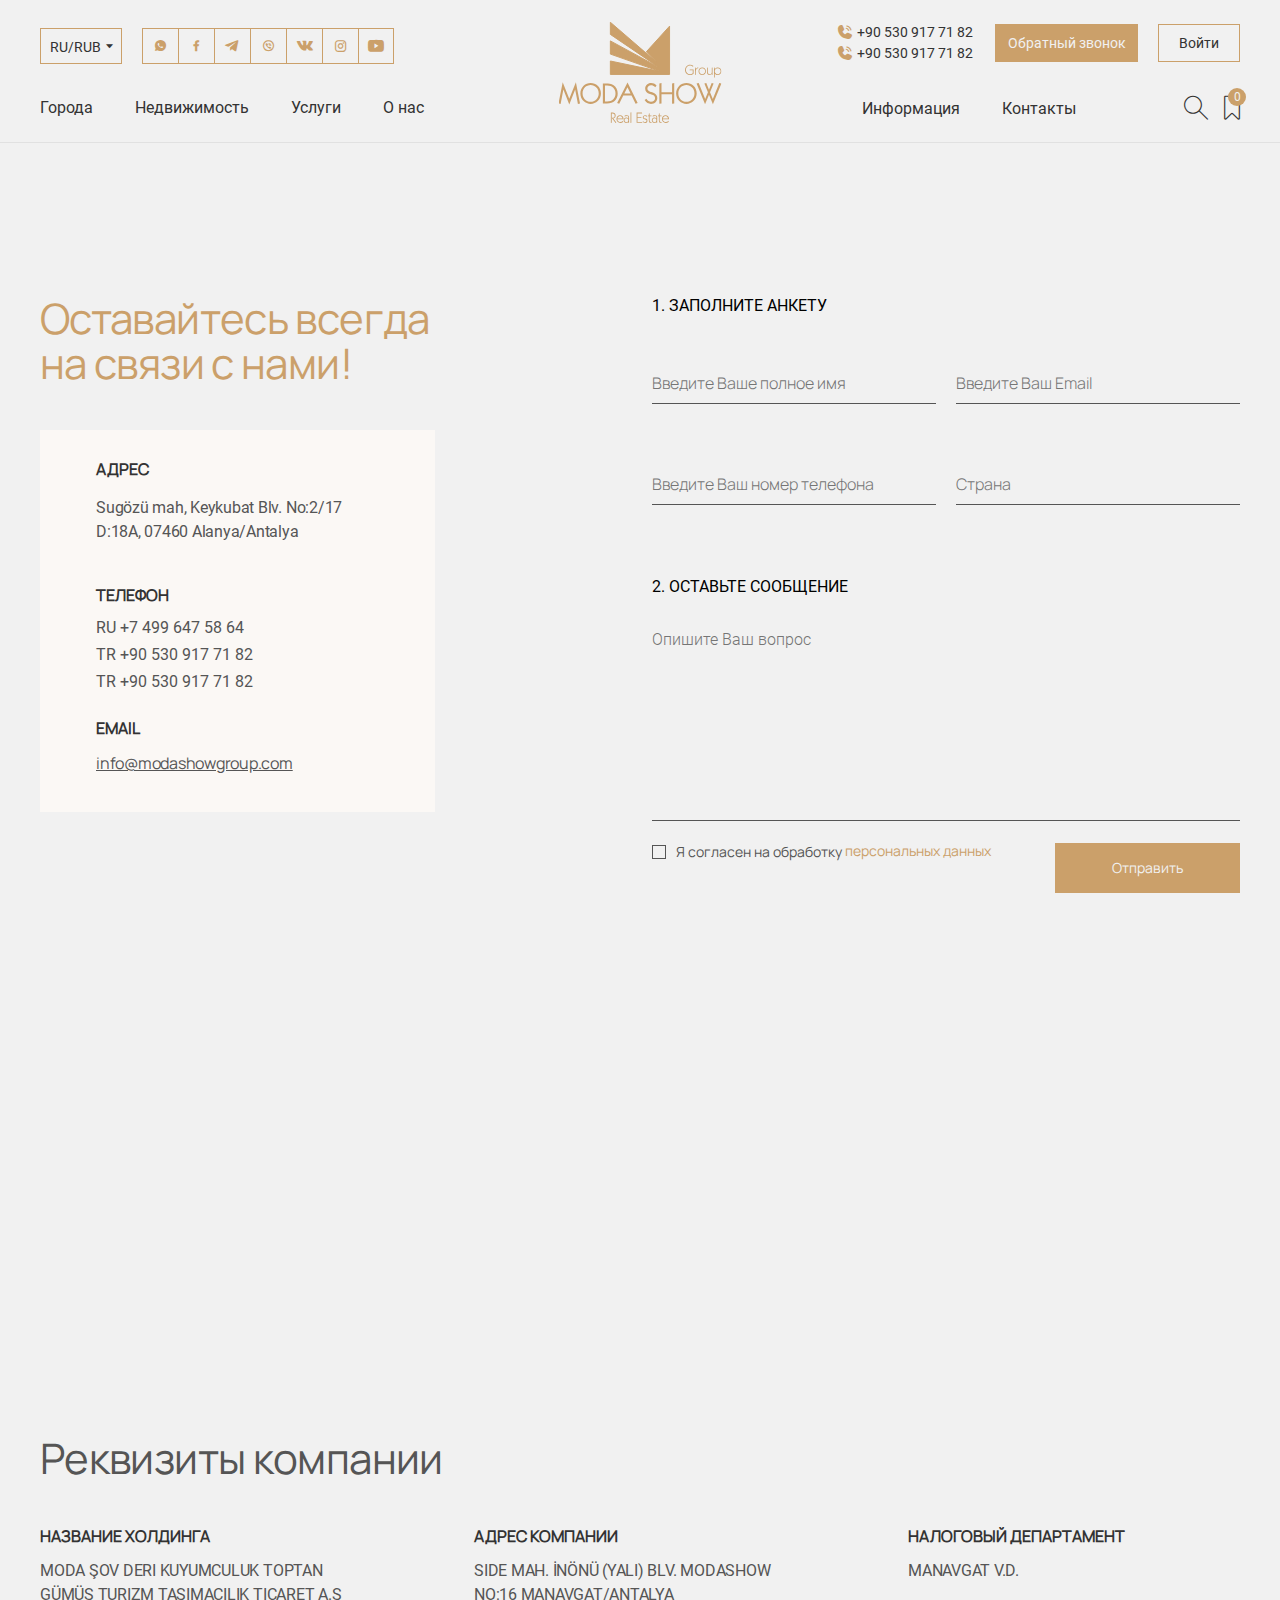
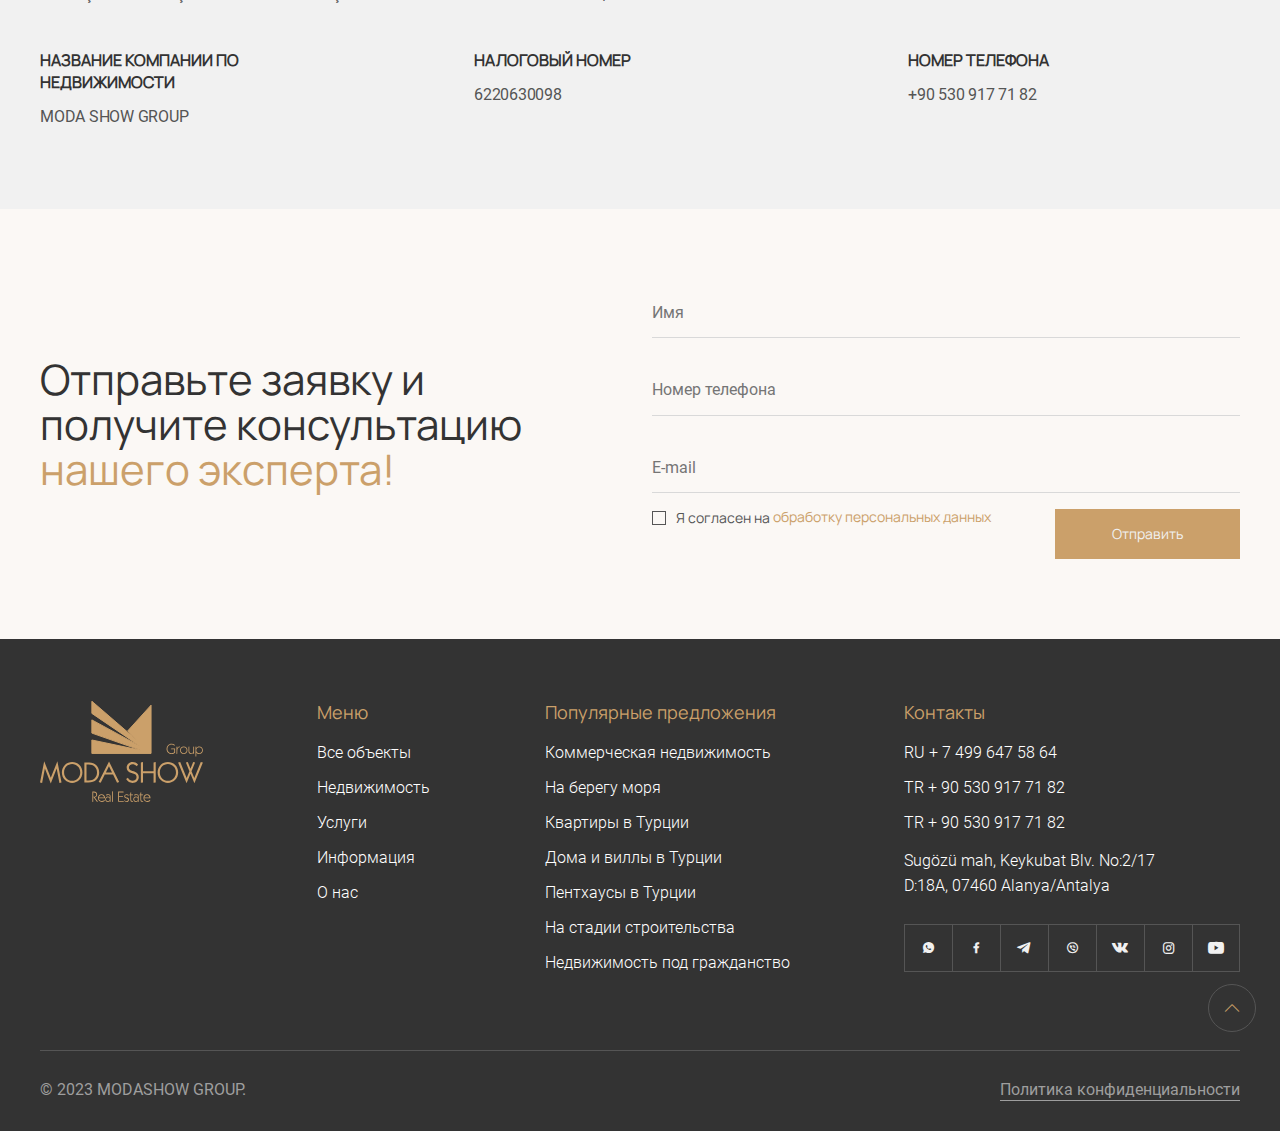
<file: contacts.html>
<!DOCTYPE html>
<html lang="en">
<head>
    <meta charset="UTF-8">
    <meta http-equiv="X-UA-Compatible" content="IE=edge">
    <meta name="viewport" content="width=device-width, initial-scale=1.0">
    <script src="https://api-maps.yandex.ru/1.1/index.xml" type="text/javascript"></script>
    <title>Контакты</title>
<script defer src="./script/contacts.5944fc700d698d459432.js"></script><link href="./style/contacts.5f0e40b312f666ba162c.css" rel="stylesheet"></head>
<body>
    <header class="header header_light header_object" id="scrollHeader">
        <div class="container">
            <div class="header__inner">
                <button class="header__burger" id="burgerBtn" aria-label="Mobile menu">
                    <span></span>
                </button>
                <div class="header__left">
                    <div class="header__social">
                        <div class="header-currency">
                            <button class="header-currency__btn" aria-label="Choose currency">
                                <span>RU</span>/<span>RUB</span>
                                <span class="icon-arrow-down"></span>
                            </button>
                            <div class="dropdown-currency">
                                <ul class="dropdown-currency-left">
                                    <li class="dropdown-currency__title">Язык</li>
                                    <li class="dropdown-currency__item dropdown-currency__item_desktop" data-currency-value="language">
                                        <a href="#">
                                            EN
                                        </a>
                                    </li>
                                    <li class="dropdown-currency__item dropdown-currency__item_desktop" data-currency-value="language">
                                        <a href="#">
                                            TR
                                        </a>
                                    </li>
                                </ul>
                                <ul class="dropdown-currency-right">
                                    <li class="dropdown-currency__title">Валюта</li>
                                    <li class="dropdown-currency__item dropdown-currency__item_desktop" data-currency-value="currency">
                                        <button aria-label="Euro">
                                            EUR
                                        </button>
                                    </li>
                                    <li class="dropdown-currency__item dropdown-currency__item_desktop" data-currency-value="currency">
                                        <button aria-label="Turkish lira">
                                            TRY
                                        </button>
                                    </li>
                                    <li class="dropdown-currency__item dropdown-currency__item_desktop" data-currency-value="currency">
                                        <button aria-label="Dollar">
                                            USD
                                        </button>
                                    </li>
                                </ul>
                            </div>
                        </div>
                        <ul class="header-social-list">
                            <li class="header-social-list__item">
                                <a href="#" class="header-social-list__link" aria-label="Whatsapp"><span class="icon-link-whatsapp"></span></a>
                            </li>
                            <li class="header-social-list__item">
                                <a href="#" class="header-social-list__link" aria-label="Facebook"><span class="icon-link-facebook"></span></a>
                            </li>
                            <li class="header-social-list__item">
                                <a href="#" class="header-social-list__link" aria-label="Telegram"><span class="icon-link-telegram"></span></a>
                            </li>
                            <li class="header-social-list__item">
                                <a href="#" class="header-social-list__link" aria-label="Viber"><span class="icon-link-viber"></span></a>
                            </li>
                            <li class="header-social-list__item">
                                <a href="#" class="header-social-list__link" aria-label="Vkonakte"><span class="icon-link-vk"></span></a>
                            </li>
                            <li class="header-social-list__item">
                                <a href="#" class="header-social-list__link" aria-label="Instagram"><span class="icon-link-instagram"></span></a>
                            </li>
                            <li class="header-social-list__item">
                                <a href="#" class="header-social-list__link" aria-label="YouTube"><span class="icon-link-youtube"></span></a>
                            </li>
                        </ul>
                    </div>
                    <nav class="header__navigation">
                        <ul class="header-list">
                            <li class="header-list__item">
                                <button class="header-list__link" aria-label="Cities">Города</button>
                                <div class="dropdown-nav-wrapper">
                                    <ul class="dropdown-nav-wrapper__list">
                                        <li class="dropdown-nav-wrapper__item">
                                            <a href="#">Аланья</a>
                                        </li>
                                        <li class="dropdown-nav-wrapper__item">
                                            <a href="#">Анталия</a>
                                        </li>
                                        <li class="dropdown-nav-wrapper__item">
                                            <a href="#">Мерсин</a>
                                        </li>
                                        <li class="dropdown-nav-wrapper__item">
                                            <a href="#">Стамбул</a>
                                        </li>
                                        <li class="dropdown-nav-wrapper__item">
                                            <a href="#">Северный Кипр</a>
                                        </li>
                                        <li class="dropdown-nav-wrapper__item dropdown-nav-wrapper__item_link">
                                            <a href="#">Открыть весь каталог</a>
                                            <span class="icon-arrow-light"></span>
                                        </li>
                                    </ul>
                                </div>
                            </li>
                            <li class="header-list__item dropdown">
                                <button class="header-list__link" aria-label="Estate">Недвижимость</button>
                                <div class="dropdown-nav-wrapper">
                                    <ul class="dropdown-nav-wrapper__list">
                                        <li class="dropdown-nav-wrapper__item dropdown-nav-wrapper__item_subdropdown">
                                            Жилая недвижимость
                                            <ul class="dropdown-nav-wrapper__list dropdown-nav-wrapper__list_sublist">
                                                <li class="dropdown-nav-wrapper__item">
                                                    <a href="#">Квартиры</a>
                                                </li>
                                                <li class="dropdown-nav-wrapper__item">
                                                    <a href="#">Квартиры в новостройке</a>
                                                </li>
                                                <li class="dropdown-nav-wrapper__item">
                                                    <a href="#">Недвижимость у моря</a>
                                                </li>
                                                <li class="dropdown-nav-wrapper__item dropdown-nav-wrapper__item_link">
                                                    <a href="#">Открыть весь каталог</a>
                                                    <span class="icon-arrow-light"></span>
                                                </li>
                                            </ul>
                                            <span class="icon-arrow-light"></span>
                                        </li>
                                        <li class="dropdown-nav-wrapper__item">
                                            <a href="#">Коммерческая недвижимость</a>
                                        </li>
                                    </ul>
                                </div>
                            </li>
                            <li class="header-list__item dropdown">
                                <button class="header-list__link" aria-label="Services">Услуги</button>
                                <div class="dropdown-nav-wrapper">
                                    <ul class="dropdown-nav-wrapper__list">
                                        <li class="dropdown-nav-wrapper__item">
                                            <a href="#">Ознакомительный тур</a>
                                        </li>
                                        <li class="dropdown-nav-wrapper__item">
                                            <a href="#">Online показ и покупка</a>
                                        </li>
                                        <li class="dropdown-nav-wrapper__item">
                                            <a href="#">Послепродажный сервис</a>
                                        </li>
                                        <li class="dropdown-nav-wrapper__item">
                                            <a href="#">Продать недвижимость</a>
                                        </li>
                                    </ul>
                                </div>
                            </li>
                            <li class="header-list__item dropdown">
                                <button class="header-list__link" aria-label="About">О нас</button>
                                <div class="dropdown-nav-wrapper">
                                    <ul class="dropdown-nav-wrapper__list">
                                        <li class="dropdown-nav-wrapper__item">
                                            <a href="#">Наша команда</a>
                                        </li>
                                        <li class="dropdown-nav-wrapper__item">
                                            <a href="#">Вакансии</a>
                                        </li>
                                        <li class="dropdown-nav-wrapper__item">
                                            <a href="#">Наши сертификаты</a>
                                        </li>
                                        <li class="dropdown-nav-wrapper__item">
                                            <a href="#">Отзывы</a>
                                        </li>
                                    </ul>
                                </div>
                            </li>
                        </ul>
                    </nav>
                </div>
                <a href="/" class="header__logo" aria-label="Home page"><img src="images/logo.svg" alt="Here must be company logo" ></a>
                <div class="header__right">
                    <div class="header__btns">
                        <div class="header__phones">
                            <a href="tel:+905309177182" class="header__phone">
                                <span class="icon-phone"></span>
                                +90 530 917 71 82
                            </a>
                            <a href="tel:+905309177182" class="header__phone">
                                <span class="icon-phone"></span>
                                +90 530 917 71 82
                            </a>
                        </div>
                        <button class="header__btn header__btn_gold" id="callBackBtn" aria-label="Call back">Обратный звонок</button>
                        <button class="header__btn" aria-label="Sign in">Войти</button>
                    </div>
                    <nav class="header__navigation">
                        <ul class="header-list">
                            <li class="header-list__item dropdown">
                                <button class="header-list__link">Информация</button>
                                <div class="dropdown-nav-wrapper">
                                    <ul class="dropdown-nav-wrapper__list">
                                        <li class="dropdown-nav-wrapper__item">
                                            <a href="#">Процесс покупки недвижимости</a>
                                        </li>
                                        <li class="dropdown-nav-wrapper__item">
                                            <a href="#">О недвижимости в Турции</a>
                                        </li>
                                        <li class="dropdown-nav-wrapper__item">
                                            <a href="#">Законы в Турции</a>
                                        </li>
                                        <li class="dropdown-nav-wrapper__item">
                                            <a href="#">Вопрос-ответ</a>
                                        </li>
                                        <li class="dropdown-nav-wrapper__item">
                                            <a href="#">Новости</a>
                                        </li>
                                        <li class="dropdown-nav-wrapper__item">
                                            <a href="#">Статьи</a>
                                        </li>
                                    </ul>
                                </div>
                            </li>
                            <li class="header-list__item"><a href="#" class="header-list__link">Контакты</a></li>
                        </ul>
                        <ul class="header-list header-list_icons">
                            <li class="header-list__item"><button class="header-list__link" id="searchBtn" aria-label="Open search"><span class="icon-search"></span></button></li>
                            <li class="header-list__item">
                                <a href="#" class="header-list__link">
                                    <span class="icon-bookmark"></span>
                                    <span class="header-list__link_favourite" id="favouriteCounter" data-count="0">0</span>
                                </a>
                            </li>
                        </ul>
                    </nav>
                </div>
                <button class="header__user" aria-label="User menu">
                    <span class="icon-user"></span>
                </button>
                <div class="header-search">
                    <div class="header-search-wrapper">
                        <input type="text" class="header-search-wrapper__input" placeholder="Поиск по сайту...">
                        <span class="icon-search header-search-wrapper__icon"></span>
                    </div>
                </div>
            </div>
            <div class="header-mobile-menu">
                <div class="header-mobile-menu__wrapper">
                    <div class="container">
                        <div class="header-mobile-menu__inner">
                            <div>
                                <div class="header-mobile-menu__top">
                                    <a href="/" class="header__logo" aria-label="Home page"><img src="images/logo.svg" alt="Here must be company logo"></a>
                                    <button class="header-mobile-menu__btn header-mobile-menu__btn_gold" id="closeMobileMenuBtn" aria-label="Close mobile menu">
                                        <span class="icon-cross"></span>
                                    </button>
                                </div>
                                <div class="header-mobile-menu__navigation">
                                    <div class="header-mobile-menu__menu">
                                        <div class="header-currency header-currency_mobile">
                                            <button class="header-currency__btn header-currency__btn_mobile" aria-label="Choose currency">
                                                <span>RU</span>&nbsp;/&nbsp;<span>₽</span>
                                                <span class="icon-arrow-down"></span>
                                            </button>
                                            <div class="dropdown-currency dropdown-currency_mobile">
                                                <ul class="dropdown-currency-left">
                                                    <li class="dropdown-currency__item dropdown-currency__item_mobile" data-currency-value="language">
                                                        <a href="#">
                                                            EN
                                                        </a>
                                                    </li>
                                                    <li class="dropdown-currency__item dropdown-currency__item_mobile" data-currency-value="language">
                                                        <a href="#">
                                                            TR
                                                        </a>
                                                    </li>
                                                </ul>
                                                <ul class="dropdown-currency-right">
                                                    <li class="dropdown-currency__item dropdown-currency__item_mobile" data-currency-value="currency">
                                                        <button aria-label="Euro">€</button>
                                                    </li>
                                                    <li class="dropdown-currency__item dropdown-currency__item_mobile" data-currency-value="currency">
                                                        <button aria-label="Turkish lira">₺</button>
                                                    </li>
                                                    <li class="dropdown-currency__item dropdown-currency__item_mobile" data-currency-value="currency">
                                                        <button aria-label="Dollar">$</button>
                                                    </li>
                                                </ul>
                                            </div>
                                        </div>  
                                        <div class="header-mobile-menu__btns">
                                            <button class="header-mobile-menu__btn" id="mobileMenuSearchBtn" aria-label="Search on site">
                                                <span class="icon-search"></span>
                                            </button>
                                            <button class="header-mobile-menu__btn" aria-label="Favourites">
                                                <span class="icon-bookmark"></span>
                                                <span class="header-list__link_favourite" data-count="0">0</span>
                                            </button>
                                        </div>
                                    </div>
                                    <div class="header-mobile-menu-search">
                                        <input type="text" class="header-mobile-menu-search__input" placeholder="Поиск..." id="mobileMenuSearchInput">
                                        <button id="clearSearchBtn" class="header-mobile-menu-search__cross" aria-label="Reset search">
                                            <span class="icon-cross "></span>
                                        </button>
                                    </div>
                                </div>
                                <ul class="header-mobile-menu__links">
                                    <li>
                                        <div class="header-mobile-menu-accordion">
                                            <button class="header-mobile-menu__title" aria-label="Cities">
                                                <span>Города</span>
                                                <span class="icon-arrow-down"></span>
                                            </button>
                                            <ul class="header-mobile-menu-list">
                                                <li>
                                                    <a href="#" class="header-mobile-menu-list__link">Аланья</a>
                                                </li>
                                                <li>
                                                    <a href="#" class="header-mobile-menu-list__link">Анталия</a>
                                                </li>
                                                <li>
                                                    <a href="#" class="header-mobile-menu-list__link">Стамбул</a>
                                                </li>
                                                <li>
                                                    <a href="#" class="header-mobile-menu-list__link">Мерсин</a>
                                                </li>
                                                <li>
                                                    <a href="#" class="header-mobile-menu-list__link">Северный Кипр</a>
                                                </li>
                                                <li>
                                                    <a href="#" class="header-mobile-menu-list__link header-mobile-menu-list__link_active">Открыть каталог</a>
                                                </li>
                                            </ul>
                                        </div>
                                    </li>
                                    <li>
                                        <div class="header-mobile-menu-accordion">
                                            <button class="header-mobile-menu__title" aria-label="Estate">
                                                <span>Недвижимость</span>
                                                <span class="icon-arrow-down"></span>
                                            </button>
                                            <ul class="header-mobile-menu-list">
                                                <li>
                                                    <a href="#" class="header-mobile-menu-list__link">Жилая</a>
                                                </li>
                                                <li>
                                                    <a href="#" class="header-mobile-menu-list__link">Коммерческая</a>
                                                </li>
                                            </ul>
                                        </div>
                                    </li>
                                    <li>
                                        <div class="header-mobile-menu-accordion">
                                            <button class="header-mobile-menu__title" aria-label="Services">
                                                <span>Услуги</span>
                                                <span class="icon-arrow-down"></span>
                                            </button>
                                            <ul class="header-mobile-menu-list">
                                                <li>
                                                    <a href="#" class="header-mobile-menu-list__link">Ознакомительный тур</a>
                                                </li>
                                                <li>
                                                    <a href="#" class="header-mobile-menu-list__link">Online показ и покупка</a>
                                                </li>
                                                <li>
                                                    <a href="#" class="header-mobile-menu-list__link">Послепродажный сервис</a>
                                                </li>
                                                <li>
                                                    <a href="#" class="header-mobile-menu-list__link">Продать недвижимость</a>
                                                </li>
                                            </ul>
                                        </div>
                                    </li>
                                    <li>
                                        <div class="header-mobile-menu-accordion">
                                            <button class="header-mobile-menu__title" aria-label="About us">
                                                <span>О нас</span>
                                                <span class="icon-arrow-down"></span>
                                            </button>
                                            <ul class="header-mobile-menu-list">
                                                <li>
                                                    <a href="#" class="header-mobile-menu-list__link">Наша команда</a>
                                                </li>
                                                <li>
                                                    <a href="#" class="header-mobile-menu-list__link">Вакансии</a>
                                                </li>
                                                <li>
                                                    <a href="#" class="header-mobile-menu-list__link">Наши сертификаты</a>
                                                </li>
                                                <li>
                                                    <a href="#" class="header-mobile-menu-list__link">Отзывы</a>
                                                </li>
                                            </ul>
                                        </div>
                                    </li>
                                    <li>
                                        <div class="header-mobile-menu-accordion">
                                            <button class="header-mobile-menu__title" aria-label="Information">
                                                <span>Информация</span>
                                                <span class="icon-arrow-down"></span>
                                            </button>
                                            <ul class="header-mobile-menu-list">
                                                <li>
                                                    <a href="#" class="header-mobile-menu-list__link">Процесс покупки недвижимости</a>
                                                </li>
                                                <li>
                                                    <a href="#" class="header-mobile-menu-list__link">О недвижимости в Турции</a>
                                                </li>
                                                <li>
                                                    <a href="#" class="header-mobile-menu-list__link">Законы в Турции</a>
                                                </li>
                                                <li>
                                                    <a href="#" class="header-mobile-menu-list__link">Вопрос-ответ</a>
                                                </li>
                                                <li>
                                                    <a href="#" class="header-mobile-menu-list__link">Новости</a>
                                                </li>
                                                <li>
                                                    <a href="#" class="header-mobile-menu-list__link">Статьи</a>
                                                </li>
                                            </ul>
                                        </div>
                                    </li>
                                    <li>
                                        <a href="#" class="header-mobile-menu__link">Контакты</a>
                                    </li>
                                </ul>
                            </div>
                            <div class="header-mobile-menu__footer">
                                <ul class="header-mobile-menu__contacts">
                                    <li>Телефоны:</li>
                                    <li>
                                        <a href="tel:+74996475864" >RU + 7 499 647 58 64</a>
                                    </li>
                                    <li>
                                        <a href="tel:+905309177182" >TR + 90 530 917 71 82</a>
                                    </li>
                                    <li>
                                        <a href="tel:+905309177182" >TR + 90 530 917 71 82</a>
                                    </li>
                                </ul>
                                <ul class="header-social-list header-social-list_mobile">
                                    <li class="header-social-list__item">
                                        <a href="#" class="header-social-list__link" aria-label="Whatsapp"><span class="icon-link-whatsapp"></span></a>
                                    </li>
                                    <li class="header-social-list__item">
                                        <a href="#" class="header-social-list__link" aria-label="Facebook"><span class="icon-link-facebook"></span></a>
                                    </li>
                                    <li class="header-social-list__item">
                                        <a href="#" class="header-social-list__link" aria-label="Telegram"><span class="icon-link-telegram"></span></a>
                                    </li>
                                    <li class="header-social-list__item">
                                        <a href="#" class="header-social-list__link" aria-label="Viber"><span class="icon-link-viber"></span></a>
                                    </li>
                                    <li class="header-social-list__item">
                                        <a href="#" class="header-social-list__link" aria-label="Vkonakte"><span class="icon-link-vk"></span></a>
                                    </li>
                                    <li class="header-social-list__item">
                                        <a href="#" class="header-social-list__link" aria-label="Instagram"><span class="icon-link-instagram"></span></a>
                                    </li>
                                    <li class="header-social-list__item">
                                        <a href="#" class="header-social-list__link" aria-label="YouTube"><span class="icon-link-youtube"></span></a>
                                    </li>
                                </ul>
                                <button class="header-mobile-menu__callback" aria-label="Call back">Обратный звонок</button>
                            </div>
                        </div>
                    </div>
                </div>
            </div>
        </div>
    </header>
    <main>
        <section class="blank">
            <div class="container">
                <div class="blank__inner">
                    <div class="blank-info">
                        <h1 class="blank__title">Оставайтесь всегда на связи с нами!</h1>
                        <div class="blank-info-contacts">
                            <span class="blank-info-contacts__title">Адрес</span>
                            <span class="blank-info-contacts__item">Sugözü mah, Keykubat Blv. No:2/17 D:18A, 07460 Alanya/Antalya</span>
                            <ul class="blank-info-contacts-list">
                                <li class="blank-info-contacts-list__item">
                                    <span class="blank-info-contacts__title">Телефон</span>
                                </li>
                                <li class="blank-info-contacts-list__item">
                                    <a href="tel:+74996475864" class="blank-info-contacts-list__link">RU +7 499 647 58 64</a>
                                </li>
                                <li class="blank-info-contacts-list__item">
                                    <a href="tel:+905309177182" class="blank-info-contacts-list__link">TR +90 530 917 71 82</a>
                                </li>
                                <li class="blank-info-contacts-list__item">
                                    <a href="tel:+905309177182" class="blank-info-contacts-list__link">TR +90 530 917 71 82</a>
                                </li>
                            </ul>
                            <span class="blank-info-contacts__title">Email</span>
                            <a href="mailto:info@modashowgroup.com" class="blank-info-contacts__link">info@modashowgroup.com</a>
                        </div>
                    </div>
                    <form class="blank-form">
                        <span class="blank-form__title">1. Заполните анкету</span>
                        <div class="blank-form-inputs">
                            <input type="text" class="blank-form-inputs__input" placeholder="Введите Ваше полное имя">
                            <input type="text" class="blank-form-inputs__input" placeholder="Введите Ваш Email">
                            <input type="text" class="blank-form-inputs__input" placeholder="Введите Ваш номер телефона">
                            <input type="text" class="blank-form-inputs__input" placeholder="Страна">
                        </div>
                        <span class="blank-form__title">2. Оставьте сообщение</span>
                        <textarea name="" id="" cols="30" rows="10" placeholder="Опишите Ваш вопрос" class="blank-form-inputs__textarea"></textarea>
                        <div class="feedback-form-submit">
                            <div class="feedback-form-submit__aggree">
                                <input type="checkbox" class="feedback-form-submit__checkbox" id="privacyBlank">
                                <label for="privacyBlank">Я согласен на обработку&nbsp;<a href="#" class="feedback-form-submit__link">персональных данных</a></label>
                            </div>
                            <button class="feedback-form-submit__btn" aria-label="Send request">Отправить</button>
                        </div>
                    </form>
                </div>
            </div>
        </section>
        <section class="map">
            <div class="container">
                <div class="map__inner">
                    <div class="map__content" id="ymap"></div>
                </div>
            </div>
        </section>
        <section class="requisites">
            <div class="container">
                <div class="requisites__inner">
                    <h2 class="requisites__title">Реквизиты компании</h2>
                    <address class="requisites-list">
                        <div class="requisites-list-item">
                            <span class="requisites-list-item__title">Название холдинга</span>
                            <span class="requisites-list-item__info">MODA ŞOV DERI KUYUMCULUK TOPTAN GÜMÜŞ TURIZM TAŞIMACILIK TICARET A.Ş</span>
                        </div>
                        <li class="requisites-list-item">
                            <span class="requisites-list-item__title">Адрес компании</span>
                            <span class="requisites-list-item__info">SIDE MAH. İNÖNÜ (YALI) BLV. MODASHOW NO:16 MANAVGAT/ANTALYA</span>
                        </li>
                        <div class="requisites-list-item">
                            <span class="requisites-list-item__title">Налоговый департамент</span>
                            <span class="requisites-list-item__info">MANAVGAT V.D.</span>
                        </div>
                        <div class="requisites-list-item">
                            <span class="requisites-list-item__title">Название компании по недвижимости</span>
                            <span class="requisites-list-item__info">MODA SHOW GROUP</span>
                        </div>
                        <div class="requisites-list-item">
                            <span class="requisites-list-item__title">Налоговый номер</span>
                            <span class="requisites-list-item__info">6220630098</span>
                        </div>
                        <div class="requisites-list-item">
                            <span class="requisites-list-item__title">Номер телефона</span>
                            <span class="requisites-list-item__info">+90 530 917 71 82</span>
                        </div>
                    </address>
                </div>
            </div>
        </section>
        <section class="feedback">
            <div class="container">
                <div class="feedback__inner">
                    <h2 class="feedback__title">Отправьте заявку и получите консультацию <span>нашего эксперта!</span></h2>
                    <form action="" class="feedback-form">
                        <input type="text" class="feedback-form__input" placeholder="Имя">
                        <input type="tel" class="feedback-form__input" placeholder="Номер телефона">
                        <input type="email" class="feedback-form__input" placeholder="E-mail">
                        <div class="feedback-form-submit">
                            <div class="feedback-form-submit__aggree">
                                <input type="checkbox" class="feedback-form-submit__checkbox" id="privacy">
                                <label for="privacy">Я согласен на&nbsp;<a href="#" class="feedback-form-submit__link">обработку персональных данных</a></label>
                            </div>
                            <button class="feedback-form-submit__btn" aria-label="Send request">Отправить</button>
                        </div>
                    </form>
                </div>
            </div>
        </section>
    </main>
    <footer class="footer">
        <div class="container">
            <div class="footer__inner">
                <div class="footer-navigation">
                    <a href="#" class="footer-navigation__logo" aria-label="Home page">
                        <img src="images/logo.svg" alt="Here must be logo image">
                    </a>
                    <ul class="footer-navigation-list">
                        <li class="footer-navigation-list__item">Меню</li>
                        <li class="footer-navigation-list__item">
                            <a href="#" class="footer-navigation-list__link">Все объекты</a>
                        </li>
                        <li class="footer-navigation-list__item">
                            <a href="#" class="footer-navigation-list__link">Недвижимость</a>
                        </li>
                        <li class="footer-navigation-list__item">
                            <a href="#" class="footer-navigation-list__link">Услуги</a>
                        </li>
                        <li class="footer-navigation-list__item">
                            <a href="#" class="footer-navigation-list__link">Информация</a>
                        </li>
                        <li class="footer-navigation-list__item">
                            <a href="#" class="footer-navigation-list__link">О нас</a>
                        </li>
                    </ul>
                    <ul class="footer-navigation-list">
                        <li class="footer-navigation-list__item">Популярные предложения</li>
                        <li class="footer-navigation-list__item">
                            <a href="#" class="footer-navigation-list__link">Коммерческая недвижимость</a>
                        </li>
                        <li class="footer-navigation-list__item">
                            <a href="#" class="footer-navigation-list__link">На берегу моря</a>
                        </li>
                        <li class="footer-navigation-list__item">
                            <a href="#" class="footer-navigation-list__link">Квартиры в Турции</a>
                        </li>
                        <li class="footer-navigation-list__item">
                            <a href="#" class="footer-navigation-list__link">Дома и виллы в Турции</a>
                        </li>
                        <li class="footer-navigation-list__item">
                            <a href="#" class="footer-navigation-list__link">Пентхаусы в Турции</a>
                        </li>
                        <li class="footer-navigation-list__item">
                            <a href="#" class="footer-navigation-list__link">На стадии строительства</a>
                        </li>
                        <li class="footer-navigation-list__item">
                            <a href="#" class="footer-navigation-list__link">Недвижимость под гражданство</a>
                        </li>
                    </ul>
                    <div class="footer-navigation-list-wrapper">
                        <ul class="footer-navigation-list">
                            <li class="footer-navigation-list__item">Контакты</li>
                            <li class="footer-navigation-list__item">
                                <a href="tel:+74996475864" class="footer-navigation-list__link">RU + 7 499 647 58 64</a>
                            </li>
                            <li class="footer-navigation-list__item">
                                <a href="tel:+905309177182" class="footer-navigation-list__link">TR + 90 530 917 71 82</a>
                            </li>
                            <li class="footer-navigation-list__item">
                                <a href="tel:+905309177182" class="footer-navigation-list__link">TR + 90 530 917 71 82</a>
                            </li>
                            <li class="footer-navigation-list__item">Sugözü mah, Keykubat Blv. No:2/17<br>D:18A, 07460 Alanya/Antalya</li>
                        </ul>
                        <ul class="header-social-list">
                            <li class="header-social-list__item">
                                <a href="#" class="header-social-list__link" aria-label="Whatsapp"><span class="icon-link-whatsapp"></span></a>
                            </li>
                            <li class="header-social-list__item">
                                <a href="#" class="header-social-list__link" aria-label="Facebook"><span class="icon-link-facebook"></span></a>
                            </li>
                            <li class="header-social-list__item">
                                <a href="#" class="header-social-list__link" aria-label="Telegram"><span class="icon-link-telegram"></span></a>
                            </li>
                            <li class="header-social-list__item">
                                <a href="#" class="header-social-list__link" aria-label="Viber"><span class="icon-link-viber"></span></a>
                            </li>
                            <li class="header-social-list__item">
                                <a href="#" class="header-social-list__link" aria-label="Vkonakte"><span class="icon-link-vk"></span></a>
                            </li>
                            <li class="header-social-list__item">
                                <a href="#" class="header-social-list__link" aria-label="Instagram"><span class="icon-link-instagram"></span></a>
                            </li>
                            <li class="header-social-list__item">
                                <a href="#" class="header-social-list__link" aria-label="YouTube"><span class="icon-link-youtube"></span></a>
                            </li>
                        </ul>
                    </div>
                </div>
                <div class="footer-navigation footer-navigation_mobile">
                    <div class="footer-navigation-menu">
                        <a href="#" class="footer-navigation__logo" aria-label="Home page">
                            <img src="images/logo.svg" alt="Here must be logo image">
                        </a>
                        <div class="footer-navigation-accordion">
                            <button class="footer-navigation-accordion__btn" aria-label="Menu">
                                Меню
                                <span class="icon-arrow-down"></span>
                            </button>
                            <ul class="footer-navigation-accordion-list">
                                <li class="footer-navigation-accordion-list__item">
                                    <a href="#">Все объекты</a>
                                </li>
                                <li class="footer-navigation-accordion-list__item">
                                    <a href="#">Недвижимость</a>
                                </li>
                                <li class="footer-navigation-accordion-list__item">
                                    <a href="#">Услуги</a>
                                </li>
                                <li class="footer-navigation-accordion-list__item">
                                    <a href="#">Информация</a>
                                </li>
                                <li class="footer-navigation-accordion-list__item">
                                    <a href="#">О нас</a>
                                </li>
                            </ul>
                        </div>
                        <div class="footer-navigation-accordion">
                            <button class="footer-navigation-accordion__btn" aria-label="Popular suggestions">
                                Популярные предложения
                                <span class="icon-arrow-down"></span>
                            </button>
                            <ul class="footer-navigation-accordion-list">
                                <li class="footer-navigation-accordion-list__item">
                                    <a href="#">Коммерческая недвижимость</a>
                                </li>
                                <li class="footer-navigation-accordion-list__item">
                                    <a href="#">На берегу моря</a>
                                </li>
                                <li class="footer-navigation-accordion-list__item">
                                    <a href="#">Квартиры в Турции</a>
                                </li>
                                <li class="footer-navigation-accordion-list__item">
                                    <a href="#">Дома и виллы в Турции</a>
                                </li>
                                <li class="footer-navigation-accordion-list__item">
                                    <a href="#">Пентхаусы в Турции</a>
                                </li>
                                <li class="footer-navigation-accordion-list__item">
                                    <a href="#">На стадии строительства</a>
                                </li>
                                <li class="footer-navigation-accordion-list__item">
                                    <a href="#">Недвижимость под гражданство</a>
                                </li>
                            </ul>
                        </div>
                    </div>
                    <div class="footer-navigation-contacts">
                        <ul class="footer-navigation-list">
                            <li class="footer-navigation-list__item">Контакты</li>
                            <li class="footer-navigation-list__item">
                                <a href="tel:+74996475864">RU +7 499 647 58 64</a>
                            </li>
                            <li class="footer-navigation-list__item">
                                <a href="tel:+905309177182">TR + 905309177182</a>
                            </li>
                            <li class="footer-navigation-list__item">
                                <a href="tel:+905309177182">TR + 905309177182</a>
                            </li>
                        </ul>
                        <div class="footer-navigation-list-wrapper">
                            <ul class="footer-navigation-list">
                                <li class="footer-navigation-list__item">Адрес</li>
                                <li class="footer-navigation-list__item">
                                    Sugözü mah, Keykubat Blv. No:2/17 D:18A, 07460 Alanya/Antalya
                                </li>
                            </ul>
                            <ul class="header-social-list">
                                <li class="header-social-list__item">
                                    <a href="#" class="header-social-list__link" aria-label="Whatsapp"><span class="icon-link-whatsapp"></span></a>
                                </li>
                                <li class="header-social-list__item">
                                    <a href="#" class="header-social-list__link" aria-label="Facebook"><span class="icon-link-facebook"></span></a>
                                </li>
                                <li class="header-social-list__item">
                                    <a href="#" class="header-social-list__link" aria-label="Telegram"><span class="icon-link-telegram"></span></a>
                                </li>
                                <li class="header-social-list__item">
                                    <a href="#" class="header-social-list__link" aria-label="Viber"><span class="icon-link-viber"></span></a>
                                </li>
                                <li class="header-social-list__item">
                                    <a href="#" class="header-social-list__link" aria-label="Vkonakte"><span class="icon-link-vk"></span></a>
                                </li>
                                <li class="header-social-list__item">
                                    <a href="#" class="header-social-list__link" aria-label="Instagram"><span class="icon-link-instagram"></span></a>
                                </li>
                                <li class="header-social-list__item">
                                    <a href="#" class="header-social-list__link" aria-label="Youtube"><span class="icon-link-youtube"></span></a>
                                </li>
                            </ul>
                        </div>
                    </div>
                </div>
                <div class="footer-copyright">
                    <span class="footer-copyright__text">© 2023 Modashow group. </span>
                    <a href="#" class="footer-copyright__link">Политика конфиденциальности</a>
                </div>
            </div>
            
        </div>
        <button class="footer__arrow" id="scrollToTopBtn" aria-label="Scroll to top">
            <span class="icon-arrow-light"></span>
        </button>
    </footer>
    <div class="modal" id="callBackModal">
        <div class="modal__inner">
            <span class="icon-cross modal__btn" id="closeCallBackBtn"></span>
            <div class="modal__content">
                <p class="modal__title">Заказать обратный звонок специалиста</p>
                <p class="modal__subtitle">Заполните поля ниже, и наш менеджер свяжется с Вами в ближайшее время.</p>
                <form class="modal-form">
                    <input type="text" class="modal-form__input" placeholder="Имя">
                    <input type="text" class="modal-form__input" placeholder="E-mail">
                    <input type="text" class="modal-form__input" placeholder="Телефон">
                    <button type="submit" class="modal-form__btn" aria-label="Send request">Отправить</button>
                    <div class="feedback-form-submit__aggree">
                        <input type="checkbox" class="feedback-form-submit__checkbox" id="callbackPrivacy">
                        <label for="callbackPrivacy">Я согласен на&nbsp;<a href="#" class="feedback-form-submit__link">обработку персональных данных</a></label>
                    </div>
                </form>
            </div>
        </div>
    </div>
</body>
</html>
</file>
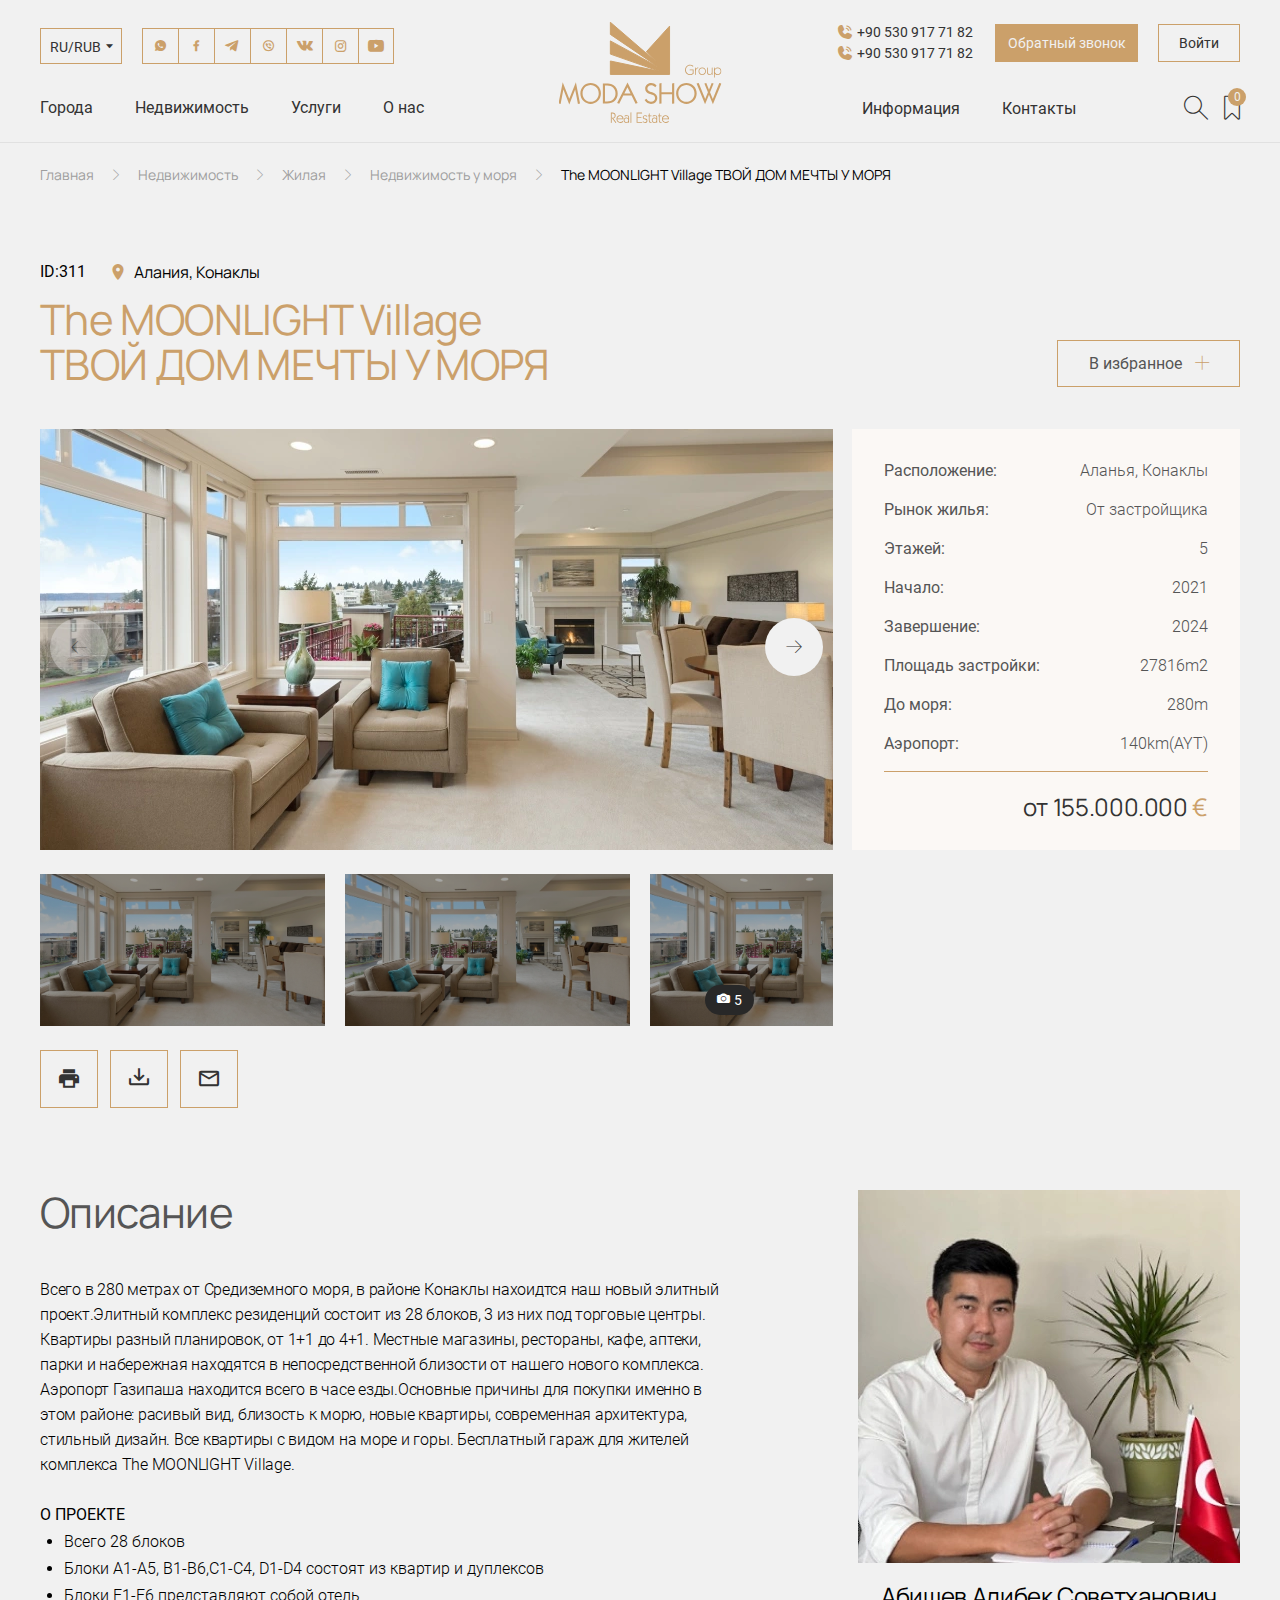
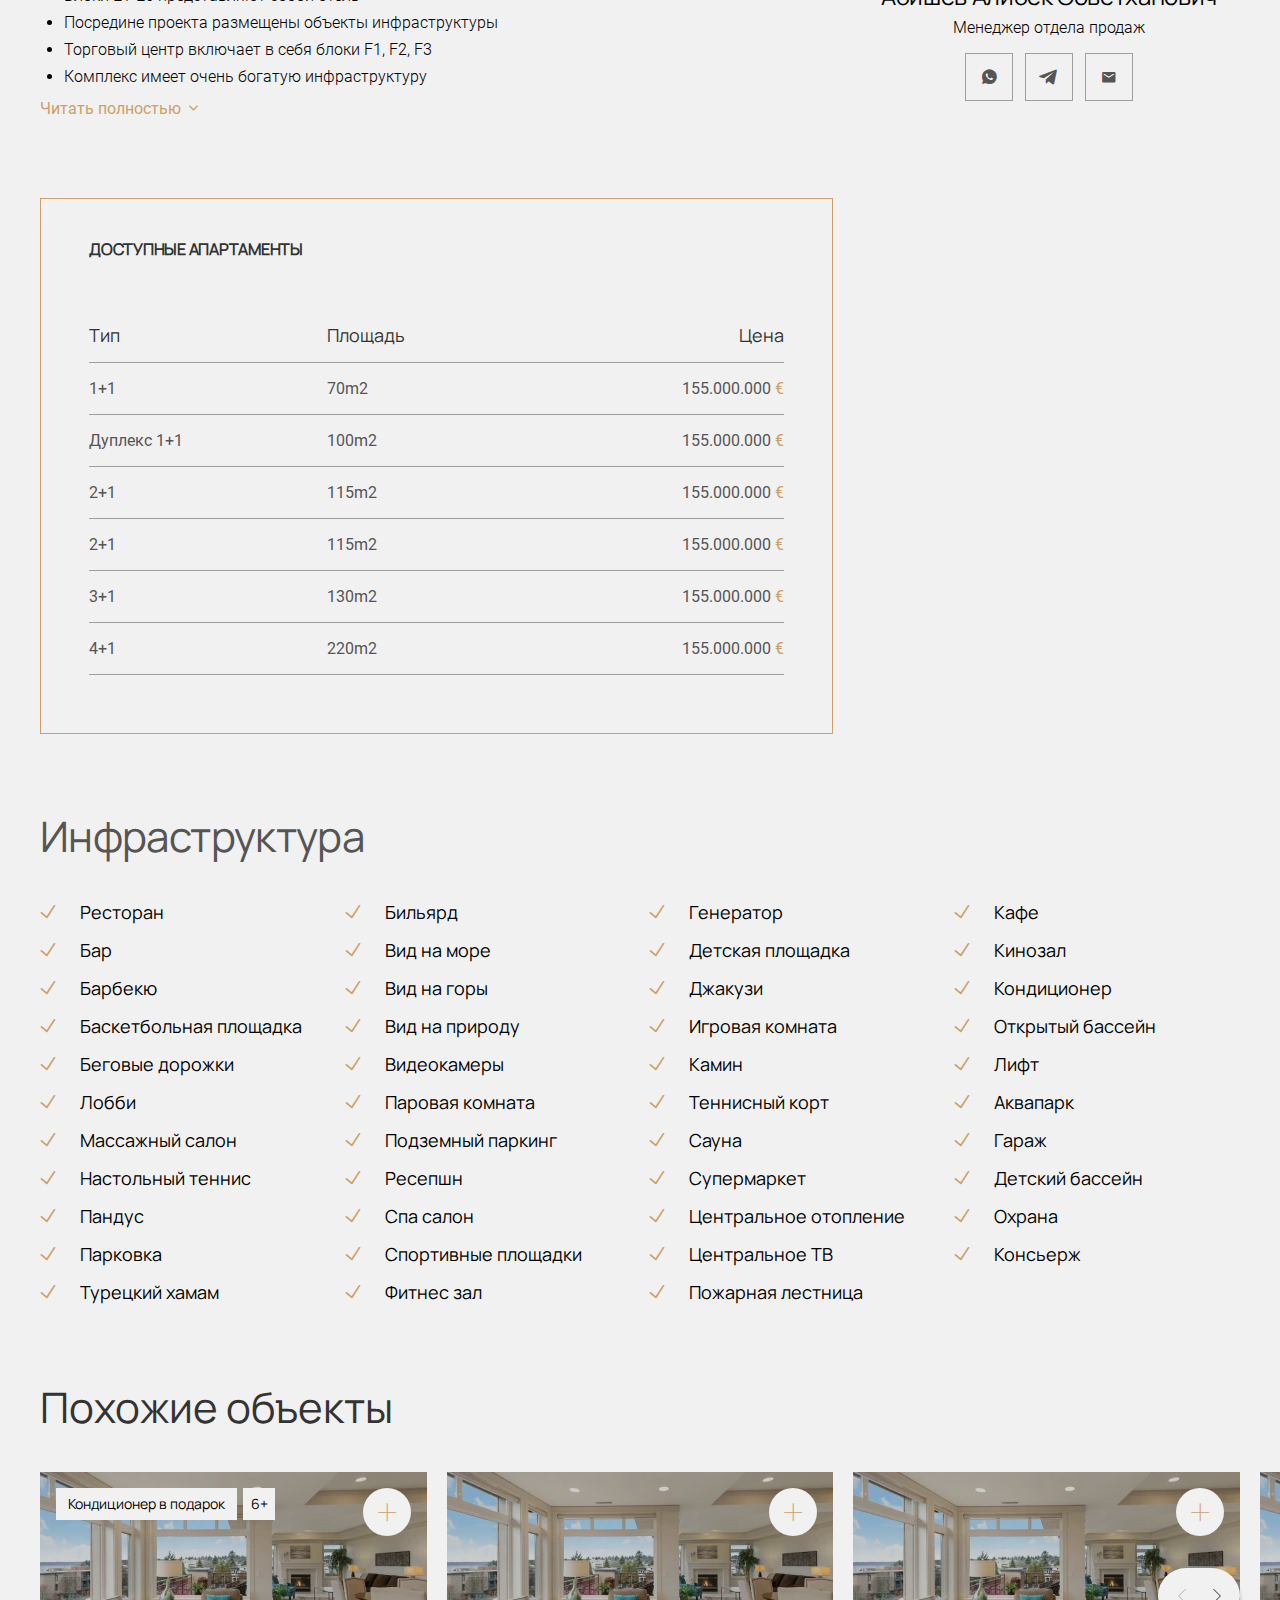
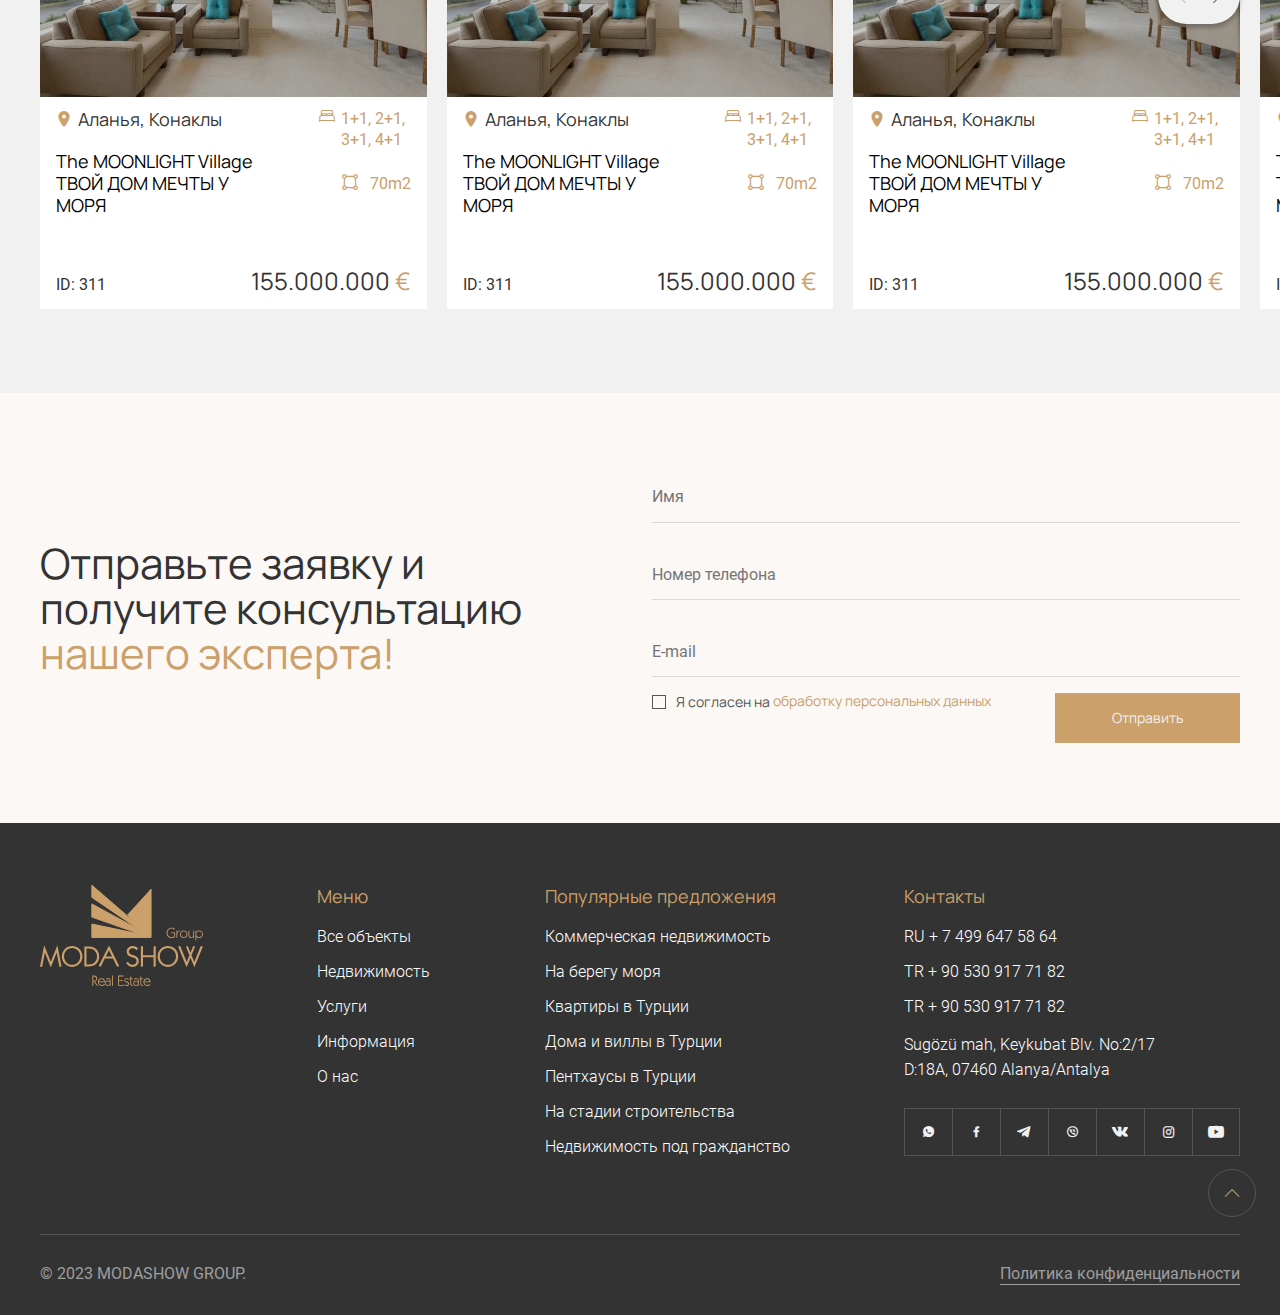
<file: object.html>
<!DOCTYPE html>
<html lang="en">
<head>
    <meta charset="UTF-8">
    <meta http-equiv="X-UA-Compatible" content="IE=edge">
    <meta name="viewport" content="width=device-width, initial-scale=1.0">
    <title>Страница объекта</title>
<script defer src="./script/object.5944fc700d698d459432.js"></script><link href="./style/object.f2451334cc19a5b43c47.css" rel="stylesheet"></head>
<body>
    <header class="header header_light header_object" id="scrollHeader">
        <div class="container">
            <div class="header__inner">
                <button class="header__burger" id="burgerBtn" aria-label="Mobile menu">
                    <span></span>
                </button>
                <div class="header__left">
                    <div class="header__social">
                        <div class="header-currency">
                            <button class="header-currency__btn" aria-label="Choose currency">
                                <span>RU</span>/<span>RUB</span>
                                <span class="icon-arrow-down"></span>
                            </button>
                            <div class="dropdown-currency">
                                <ul class="dropdown-currency-left">
                                    <li class="dropdown-currency__title">Язык</li>
                                    <li class="dropdown-currency__item dropdown-currency__item_desktop" data-currency-value="language">
                                        <a href="#">
                                            EN
                                        </a>
                                    </li>
                                    <li class="dropdown-currency__item dropdown-currency__item_desktop" data-currency-value="language">
                                        <a href="#">
                                            TR
                                        </a>
                                    </li>
                                </ul>
                                <ul class="dropdown-currency-right">
                                    <li class="dropdown-currency__title">Валюта</li>
                                    <li class="dropdown-currency__item dropdown-currency__item_desktop" data-currency-value="currency">
                                        <button aria-label="Euro">
                                            EUR
                                        </button>
                                    </li>
                                    <li class="dropdown-currency__item dropdown-currency__item_desktop" data-currency-value="currency">
                                        <button aria-label="Turkish lira">
                                            TRY
                                        </button>
                                    </li>
                                    <li class="dropdown-currency__item dropdown-currency__item_desktop" data-currency-value="currency">
                                        <button aria-label="Dollar">
                                            USD
                                        </button>
                                    </li>
                                </ul>
                            </div>
                        </div>
                        <ul class="header-social-list">
                            <li class="header-social-list__item">
                                <a href="#" class="header-social-list__link" aria-label="Whatsapp"><span class="icon-link-whatsapp"></span></a>
                            </li>
                            <li class="header-social-list__item">
                                <a href="#" class="header-social-list__link" aria-label="Facebook"><span class="icon-link-facebook"></span></a>
                            </li>
                            <li class="header-social-list__item">
                                <a href="#" class="header-social-list__link" aria-label="Telegram"><span class="icon-link-telegram"></span></a>
                            </li>
                            <li class="header-social-list__item">
                                <a href="#" class="header-social-list__link" aria-label="Viber"><span class="icon-link-viber"></span></a>
                            </li>
                            <li class="header-social-list__item">
                                <a href="#" class="header-social-list__link" aria-label="Vkonakte"><span class="icon-link-vk"></span></a>
                            </li>
                            <li class="header-social-list__item">
                                <a href="#" class="header-social-list__link" aria-label="Instagram"><span class="icon-link-instagram"></span></a>
                            </li>
                            <li class="header-social-list__item">
                                <a href="#" class="header-social-list__link" aria-label="YouTube"><span class="icon-link-youtube"></span></a>
                            </li>
                        </ul>
                    </div>
                    <nav class="header__navigation">
                        <ul class="header-list">
                            <li class="header-list__item">
                                <button class="header-list__link" aria-label="Cities">Города</button>
                                <div class="dropdown-nav-wrapper">
                                    <ul class="dropdown-nav-wrapper__list">
                                        <li class="dropdown-nav-wrapper__item">
                                            <a href="#">Аланья</a>
                                        </li>
                                        <li class="dropdown-nav-wrapper__item">
                                            <a href="#">Анталия</a>
                                        </li>
                                        <li class="dropdown-nav-wrapper__item">
                                            <a href="#">Мерсин</a>
                                        </li>
                                        <li class="dropdown-nav-wrapper__item">
                                            <a href="#">Стамбул</a>
                                        </li>
                                        <li class="dropdown-nav-wrapper__item">
                                            <a href="#">Северный Кипр</a>
                                        </li>
                                        <li class="dropdown-nav-wrapper__item dropdown-nav-wrapper__item_link">
                                            <a href="#">Открыть весь каталог</a>
                                            <span class="icon-arrow-light"></span>
                                        </li>
                                    </ul>
                                </div>
                            </li>
                            <li class="header-list__item dropdown">
                                <button class="header-list__link" aria-label="Estate">Недвижимость</button>
                                <div class="dropdown-nav-wrapper">
                                    <ul class="dropdown-nav-wrapper__list">
                                        <li class="dropdown-nav-wrapper__item dropdown-nav-wrapper__item_subdropdown">
                                            Жилая недвижимость
                                            <ul class="dropdown-nav-wrapper__list dropdown-nav-wrapper__list_sublist">
                                                <li class="dropdown-nav-wrapper__item">
                                                    <a href="#">Квартиры</a>
                                                </li>
                                                <li class="dropdown-nav-wrapper__item">
                                                    <a href="#">Квартиры в новостройке</a>
                                                </li>
                                                <li class="dropdown-nav-wrapper__item">
                                                    <a href="#">Недвижимость у моря</a>
                                                </li>
                                                <li class="dropdown-nav-wrapper__item dropdown-nav-wrapper__item_link">
                                                    <a href="#">Открыть весь каталог</a>
                                                    <span class="icon-arrow-light"></span>
                                                </li>
                                            </ul>
                                            <span class="icon-arrow-light"></span>
                                        </li>
                                        <li class="dropdown-nav-wrapper__item">
                                            <a href="#">Коммерческая недвижимость</a>
                                        </li>
                                    </ul>
                                </div>
                            </li>
                            <li class="header-list__item dropdown">
                                <button class="header-list__link" aria-label="Services">Услуги</button>
                                <div class="dropdown-nav-wrapper">
                                    <ul class="dropdown-nav-wrapper__list">
                                        <li class="dropdown-nav-wrapper__item">
                                            <a href="#">Ознакомительный тур</a>
                                        </li>
                                        <li class="dropdown-nav-wrapper__item">
                                            <a href="#">Online показ и покупка</a>
                                        </li>
                                        <li class="dropdown-nav-wrapper__item">
                                            <a href="#">Послепродажный сервис</a>
                                        </li>
                                        <li class="dropdown-nav-wrapper__item">
                                            <a href="#">Продать недвижимость</a>
                                        </li>
                                    </ul>
                                </div>
                            </li>
                            <li class="header-list__item dropdown">
                                <button class="header-list__link" aria-label="About">О нас</button>
                                <div class="dropdown-nav-wrapper">
                                    <ul class="dropdown-nav-wrapper__list">
                                        <li class="dropdown-nav-wrapper__item">
                                            <a href="#">Наша команда</a>
                                        </li>
                                        <li class="dropdown-nav-wrapper__item">
                                            <a href="#">Вакансии</a>
                                        </li>
                                        <li class="dropdown-nav-wrapper__item">
                                            <a href="#">Наши сертификаты</a>
                                        </li>
                                        <li class="dropdown-nav-wrapper__item">
                                            <a href="#">Отзывы</a>
                                        </li>
                                    </ul>
                                </div>
                            </li>
                        </ul>
                    </nav>
                </div>
                <a href="/" class="header__logo" aria-label="Home page"><img src="images/logo.svg" alt="Here must be company logo" ></a>
                <div class="header__right">
                    <div class="header__btns">
                        <div class="header__phones">
                            <a href="tel:+905309177182" class="header__phone">
                                <span class="icon-phone"></span>
                                +90 530 917 71 82
                            </a>
                            <a href="tel:+905309177182" class="header__phone">
                                <span class="icon-phone"></span>
                                +90 530 917 71 82
                            </a>
                        </div>
                        <button class="header__btn header__btn_gold" id="callBackBtn" aria-label="Call back">Обратный звонок</button>
                        <button class="header__btn" aria-label="Sign in">Войти</button>
                    </div>
                    <nav class="header__navigation">
                        <ul class="header-list">
                            <li class="header-list__item dropdown">
                                <button class="header-list__link">Информация</button>
                                <div class="dropdown-nav-wrapper">
                                    <ul class="dropdown-nav-wrapper__list">
                                        <li class="dropdown-nav-wrapper__item">
                                            <a href="#">Процесс покупки недвижимости</a>
                                        </li>
                                        <li class="dropdown-nav-wrapper__item">
                                            <a href="#">О недвижимости в Турции</a>
                                        </li>
                                        <li class="dropdown-nav-wrapper__item">
                                            <a href="#">Законы в Турции</a>
                                        </li>
                                        <li class="dropdown-nav-wrapper__item">
                                            <a href="#">Вопрос-ответ</a>
                                        </li>
                                        <li class="dropdown-nav-wrapper__item">
                                            <a href="#">Новости</a>
                                        </li>
                                        <li class="dropdown-nav-wrapper__item">
                                            <a href="#">Статьи</a>
                                        </li>
                                    </ul>
                                </div>
                            </li>
                            <li class="header-list__item"><a href="#" class="header-list__link">Контакты</a></li>
                        </ul>
                        <ul class="header-list header-list_icons">
                            <li class="header-list__item"><button class="header-list__link" id="searchBtn" aria-label="Open search"><span class="icon-search"></span></button></li>
                            <li class="header-list__item">
                                <a href="#" class="header-list__link">
                                    <span class="icon-bookmark"></span>
                                    <span class="header-list__link_favourite" id="favouriteCounter" data-count="0">0</span>
                                </a>
                            </li>
                        </ul>
                    </nav>
                </div>
                <button class="header__user" aria-label="User menu">
                    <span class="icon-user"></span>
                </button>
                <div class="header-search">
                    <div class="header-search-wrapper">
                        <input type="text" class="header-search-wrapper__input" placeholder="Поиск по сайту...">
                        <span class="icon-search header-search-wrapper__icon"></span>
                    </div>
                </div>
            </div>
            <div class="header-mobile-menu">
                <div class="header-mobile-menu__wrapper">
                    <div class="container">
                        <div class="header-mobile-menu__inner">
                            <div>
                                <div class="header-mobile-menu__top">
                                    <a href="/" class="header__logo" aria-label="Home page"><img src="images/logo.svg" alt="Here must be company logo"></a>
                                    <button class="header-mobile-menu__btn header-mobile-menu__btn_gold" id="closeMobileMenuBtn" aria-label="Close mobile menu">
                                        <span class="icon-cross"></span>
                                    </button>
                                </div>
                                <div class="header-mobile-menu__navigation">
                                    <div class="header-mobile-menu__menu">
                                        <div class="header-currency header-currency_mobile">
                                            <button class="header-currency__btn header-currency__btn_mobile" aria-label="Choose currency">
                                                <span>RU</span>&nbsp;/&nbsp;<span>₽</span>
                                                <span class="icon-arrow-down"></span>
                                            </button>
                                            <div class="dropdown-currency dropdown-currency_mobile">
                                                <ul class="dropdown-currency-left">
                                                    <li class="dropdown-currency__item dropdown-currency__item_mobile" data-currency-value="language">
                                                        <a href="#">
                                                            EN
                                                        </a>
                                                    </li>
                                                    <li class="dropdown-currency__item dropdown-currency__item_mobile" data-currency-value="language">
                                                        <a href="#">
                                                            TR
                                                        </a>
                                                    </li>
                                                </ul>
                                                <ul class="dropdown-currency-right">
                                                    <li class="dropdown-currency__item dropdown-currency__item_mobile" data-currency-value="currency">
                                                        <button aria-label="Euro">€</button>
                                                    </li>
                                                    <li class="dropdown-currency__item dropdown-currency__item_mobile" data-currency-value="currency">
                                                        <button aria-label="Turkish lira">₺</button>
                                                    </li>
                                                    <li class="dropdown-currency__item dropdown-currency__item_mobile" data-currency-value="currency">
                                                        <button aria-label="Dollar">$</button>
                                                    </li>
                                                </ul>
                                            </div>
                                        </div>  
                                        <div class="header-mobile-menu__btns">
                                            <button class="header-mobile-menu__btn" id="mobileMenuSearchBtn" aria-label="Search on site">
                                                <span class="icon-search"></span>
                                            </button>
                                            <button class="header-mobile-menu__btn" aria-label="Favourites">
                                                <span class="icon-bookmark"></span>
                                                <span class="header-list__link_favourite" data-count="0">0</span>
                                            </button>
                                        </div>
                                    </div>
                                    <div class="header-mobile-menu-search">
                                        <input type="text" class="header-mobile-menu-search__input" placeholder="Поиск..." id="mobileMenuSearchInput">
                                        <button id="clearSearchBtn" class="header-mobile-menu-search__cross" aria-label="Reset search">
                                            <span class="icon-cross "></span>
                                        </button>
                                    </div>
                                </div>
                                <ul class="header-mobile-menu__links">
                                    <li>
                                        <div class="header-mobile-menu-accordion">
                                            <button class="header-mobile-menu__title" aria-label="Cities">
                                                <span>Города</span>
                                                <span class="icon-arrow-down"></span>
                                            </button>
                                            <ul class="header-mobile-menu-list">
                                                <li>
                                                    <a href="#" class="header-mobile-menu-list__link">Аланья</a>
                                                </li>
                                                <li>
                                                    <a href="#" class="header-mobile-menu-list__link">Анталия</a>
                                                </li>
                                                <li>
                                                    <a href="#" class="header-mobile-menu-list__link">Стамбул</a>
                                                </li>
                                                <li>
                                                    <a href="#" class="header-mobile-menu-list__link">Мерсин</a>
                                                </li>
                                                <li>
                                                    <a href="#" class="header-mobile-menu-list__link">Северный Кипр</a>
                                                </li>
                                                <li>
                                                    <a href="#" class="header-mobile-menu-list__link header-mobile-menu-list__link_active">Открыть каталог</a>
                                                </li>
                                            </ul>
                                        </div>
                                    </li>
                                    <li>
                                        <div class="header-mobile-menu-accordion">
                                            <button class="header-mobile-menu__title" aria-label="Estate">
                                                <span>Недвижимость</span>
                                                <span class="icon-arrow-down"></span>
                                            </button>
                                            <ul class="header-mobile-menu-list">
                                                <li>
                                                    <a href="#" class="header-mobile-menu-list__link">Жилая</a>
                                                </li>
                                                <li>
                                                    <a href="#" class="header-mobile-menu-list__link">Коммерческая</a>
                                                </li>
                                            </ul>
                                        </div>
                                    </li>
                                    <li>
                                        <div class="header-mobile-menu-accordion">
                                            <button class="header-mobile-menu__title" aria-label="Services">
                                                <span>Услуги</span>
                                                <span class="icon-arrow-down"></span>
                                            </button>
                                            <ul class="header-mobile-menu-list">
                                                <li>
                                                    <a href="#" class="header-mobile-menu-list__link">Ознакомительный тур</a>
                                                </li>
                                                <li>
                                                    <a href="#" class="header-mobile-menu-list__link">Online показ и покупка</a>
                                                </li>
                                                <li>
                                                    <a href="#" class="header-mobile-menu-list__link">Послепродажный сервис</a>
                                                </li>
                                                <li>
                                                    <a href="#" class="header-mobile-menu-list__link">Продать недвижимость</a>
                                                </li>
                                            </ul>
                                        </div>
                                    </li>
                                    <li>
                                        <div class="header-mobile-menu-accordion">
                                            <button class="header-mobile-menu__title" aria-label="About us">
                                                <span>О нас</span>
                                                <span class="icon-arrow-down"></span>
                                            </button>
                                            <ul class="header-mobile-menu-list">
                                                <li>
                                                    <a href="#" class="header-mobile-menu-list__link">Наша команда</a>
                                                </li>
                                                <li>
                                                    <a href="#" class="header-mobile-menu-list__link">Вакансии</a>
                                                </li>
                                                <li>
                                                    <a href="#" class="header-mobile-menu-list__link">Наши сертификаты</a>
                                                </li>
                                                <li>
                                                    <a href="#" class="header-mobile-menu-list__link">Отзывы</a>
                                                </li>
                                            </ul>
                                        </div>
                                    </li>
                                    <li>
                                        <div class="header-mobile-menu-accordion">
                                            <button class="header-mobile-menu__title" aria-label="Information">
                                                <span>Информация</span>
                                                <span class="icon-arrow-down"></span>
                                            </button>
                                            <ul class="header-mobile-menu-list">
                                                <li>
                                                    <a href="#" class="header-mobile-menu-list__link">Процесс покупки недвижимости</a>
                                                </li>
                                                <li>
                                                    <a href="#" class="header-mobile-menu-list__link">О недвижимости в Турции</a>
                                                </li>
                                                <li>
                                                    <a href="#" class="header-mobile-menu-list__link">Законы в Турции</a>
                                                </li>
                                                <li>
                                                    <a href="#" class="header-mobile-menu-list__link">Вопрос-ответ</a>
                                                </li>
                                                <li>
                                                    <a href="#" class="header-mobile-menu-list__link">Новости</a>
                                                </li>
                                                <li>
                                                    <a href="#" class="header-mobile-menu-list__link">Статьи</a>
                                                </li>
                                            </ul>
                                        </div>
                                    </li>
                                    <li>
                                        <a href="#" class="header-mobile-menu__link">Контакты</a>
                                    </li>
                                </ul>
                            </div>
                            <div class="header-mobile-menu__footer">
                                <ul class="header-mobile-menu__contacts">
                                    <li>Телефоны:</li>
                                    <li>
                                        <a href="tel:+74996475864" >RU + 7 499 647 58 64</a>
                                    </li>
                                    <li>
                                        <a href="tel:+905309177182" >TR + 90 530 917 71 82</a>
                                    </li>
                                    <li>
                                        <a href="tel:+905309177182" >TR + 90 530 917 71 82</a>
                                    </li>
                                </ul>
                                <ul class="header-social-list header-social-list_mobile">
                                    <li class="header-social-list__item">
                                        <a href="#" class="header-social-list__link" aria-label="Whatsapp"><span class="icon-link-whatsapp"></span></a>
                                    </li>
                                    <li class="header-social-list__item">
                                        <a href="#" class="header-social-list__link" aria-label="Facebook"><span class="icon-link-facebook"></span></a>
                                    </li>
                                    <li class="header-social-list__item">
                                        <a href="#" class="header-social-list__link" aria-label="Telegram"><span class="icon-link-telegram"></span></a>
                                    </li>
                                    <li class="header-social-list__item">
                                        <a href="#" class="header-social-list__link" aria-label="Viber"><span class="icon-link-viber"></span></a>
                                    </li>
                                    <li class="header-social-list__item">
                                        <a href="#" class="header-social-list__link" aria-label="Vkonakte"><span class="icon-link-vk"></span></a>
                                    </li>
                                    <li class="header-social-list__item">
                                        <a href="#" class="header-social-list__link" aria-label="Instagram"><span class="icon-link-instagram"></span></a>
                                    </li>
                                    <li class="header-social-list__item">
                                        <a href="#" class="header-social-list__link" aria-label="YouTube"><span class="icon-link-youtube"></span></a>
                                    </li>
                                </ul>
                                <button class="header-mobile-menu__callback" aria-label="Call back">Обратный звонок</button>
                            </div>
                        </div>
                    </div>
                </div>
            </div>
        </div>
    </header>
    <main>
        <section class="path">
            <div class="container">
                <nav class="path__navigation">
                    <a href="/" class="path__link">Главная</a>
                    <span class="icon-arrow-light"></span>
                    <a href="#" class="path__link">Недвижимость</a>
                    <span class="icon-arrow-light"></span>
                    <a href="#" class="path__link">Жилая</a>
                    <span class="icon-arrow-light"></span>
                    <a href="#" class="path__link">Недвижимость у моря</a>
                    <span class="icon-arrow-light"></span>
                    <p class="path__link_active">The MOONLIGHT Village ТВОЙ ДОМ МЕЧТЫ У МОРЯ</p>
                </nav>
            </div>
        </section>
        <section class="object">
            <div class="container">
                <div class="object-header">
                    <div class="object-header-info">
                        <div class="object-header-info-data">
                            <div>ID:311</div>
                            <div class="object-header-info-data__location">
                                <span class="icon-location-mark"></span>
                                Алания, Конаклы
                            </div>
                        </div>
                        <h2 class="object-header-info__title">The MOONLIGHT Village ТВОЙ ДОМ МЕЧТЫ У МОРЯ</h2>
                    </div>
                    <button class="object-header__btn" aria-label="Add to favourites">
                        В избранное
                        <span class="icon-plus"></span>
                    </button>
                </div>
                <div class="object-info">
                    <div class="object-info-left">
                        <div class="swiper" id="objectSwiper">
                            <div class="swiper-wrapper">
                                <div class="swiper-slide">
                                    <picture>
                                        <source srcset="images/object/object.webp" type="image/webp">
                                        <img src="images/object/object.png" alt="Here must be object image">
                                    </picture>
                                    <button class="objects-swiper-slide__btn" aria-label="Add to favourites">
                                        <span class="icon-plus"></span>
                                    </button>
                                </div>
                                <div class="swiper-slide">
                                    <picture>
                                        <source srcset="images/object/projecthome-image.png" type="image/webp">
                                        <img src="images/object/projecthome-image.webp" alt="Here must be object image">
                                    </picture>
                                    <button class="objects-swiper-slide__btn" aria-label="Add to favourites">
                                        <span class="icon-plus"></span>
                                    </button>
                                </div>
                                <div class="swiper-slide">
                                    <picture>
                                        <source srcset="images/places/Alanya.webp" type="image/webp">
                                        <img src="images/places/Alanya.png" alt="Here must be object image">
                                    </picture>
                                    <button class="objects-swiper-slide__btn" aria-label="Add to favourites">
                                        <span class="icon-plus"></span>
                                    </button>
                                </div>
                                <div class="swiper-slide">
                                    <picture>
                                        <source srcset="images/object/object.webp" type="image/webp">
                                        <img src="images/object/object.png" alt="Here must be object image">
                                    </picture>
                                    <button class="objects-swiper-slide__btn" aria-label="Add to favourites">
                                        <span class="icon-plus"></span>
                                    </button>
                                </div>
                                <div class="swiper-slide">
                                    <picture>
                                        <source srcset="images/object/object.webp" type="image/webp">
                                        <img src="images/object/object.png" alt="Here must be object image">
                                    </picture>
                                    <button class="objects-swiper-slide__btn" aria-label="Add to favourites">
                                        <span class="icon-plus"></span>
                                    </button>
                                </div>
                                <div class="swiper-slide">
                                    <picture>
                                        <source srcset="images/object/object.webp" type="image/webp">
                                        <img src="images/object/object.png" alt="Here must be object image">
                                    </picture>
                                    <button class="objects-swiper-slide__btn" aria-label="Add to favourites">
                                        <span class="icon-plus"></span>
                                    </button>
                                </div>
                                <div class="swiper-slide">
                                    <picture>
                                        <source srcset="images/object/object.webp" type="image/webp">
                                        <img src="images/object/object.png" alt="Here must be object image">
                                    </picture>
                                    <button class="objects-swiper-slide__btn" aria-label="Add to favourites">
                                        <span class="icon-plus"></span>
                                    </button>
                                </div>
                            </div>
                            <button class="swiper-button-next" aria-label="Next image">
                                <span class="icon-arrow-right"></span>
                            </button>
                            <button class="swiper-button-prev" aria-label="Previous image">
                                <span class="icon-arrow-right"></span>
                            </button>
                        </div>
                        <div class="object-info-left-images__count object-info-left-images__count_mobile">
                            <span class="icon-camera"></span>
                            5
                        </div>
                        <div class="object-info-left-images">
                            <button class="object-info-left-images__item" aria-label="Open first image of object">
                                <picture>
                                    <source srcset="images/object/object.webp" type="image/webp">
                                    <img src="images/object/object.png" alt="Here must be object image">
                                </picture>
                            </button>
                            <button class="object-info-left-images__item" aria-label="Open second image of object">
                                <picture>
                                    <source srcset="images/object/object.webp" type="image/webp">
                                    <img src="images/object/object.png" alt="Here must be object image">
                                </picture>
                            </button>
                            <button class="object-info-left-images__item" aria-label="Open third image of slider"">
                                <picture>
                                    <source srcset="images/object/object.webp" type="image/webp">
                                    <img src="images/object/object.png" alt="Here must be object image">
                                </picture>
                            </button>
                            <div class="object-info-left-images__count">
                                <span class="icon-camera"></span>
                                5
                            </div>
                        </div>
                        <div class="object-info-left-btns">
                            <button class="object-info-left-btns__btn" aria-label="Print object">
                                <span class="icon-printer"></span>
                            </button>
                            <button class="object-info-left-btns__btn" aria-label="Download info about object">
                                <span class="icon-download"></span>
                            </button>
                            <button class="object-info-left-btns__btn" aria-label="Share object via email">
                                <span class="icon-email"></span>
                            </button>
                        </div>
                    </div>
                    <div class="object-info-name">
                        <div class="object-info-name-top">
                            <div class="object-info-name-top__location"><span class="icon-location-mark"></span>Алания, Конаклы</div>
                            <span>ID:311</span>
                        </div>
                        <div class="object-info-name__title">The MOONLIGHT Village 
                            ТВОЙ ДОМ МЕЧТЫ У МОРЯ
                        </div>
                        <div class="object-info-name__price">155.000.000 €</div>
                    </div>
                    <div class="object-info-right">
                        <ul class="object-info-right-list">
                            <li class="object-info-right-list__item">
                                <span>Расположение:</span>
                                <span>Аланья, Конаклы</span>
                            </li>
                            <li class="object-info-right-list__item">
                                <span>Рынок жилья:</span>
                                <span>От застройщика</span>
                            </li>
                            <li class="object-info-right-list__item">
                                <span>Этажей:</span>
                                <span>5</span>
                            </li>
                            <li class="object-info-right-list__item">
                                <span>Начало:</span>
                                <span>2021</span>
                            </li>
                            <li class="object-info-right-list__item">
                                <span>Завершение:</span>
                                <span>2024</span>
                            </li>
                            <li class="object-info-right-list__item">
                                <span>Площадь застройки:</span>
                                <span>27816m2</span>
                            </li>
                            <li class="object-info-right-list__item">
                                <span>До моря:</span>
                                <span>280m</span>
                            </li>
                            <li class="object-info-right-list__item">
                                <span>Аэропорт:</span>
                                <span>140km(AYT)</span>
                            </li>
                        </ul>
                        <p class="object-info-right__price">
                            от 155.000.000&nbsp;<span>€</span>
                        </p>
                    </div>
                </div>
                <div class="object-description" id="aboutObject">
                    <div class="object-description-left">
                        <h2 class="object-description-left__title">Описание</h2>
                        <p class="object-description-left__text">Всего в 280 метрах от Средиземного моря, в районе Конаклы нахоидтся
                            наш новый элитный проект.Элитный комплекс резиденций состоит из 28 блоков, 3 из них под торговые центры. Квартиры
                            разный планировок, от 1+1 до 4+1. Местные магазины, рестораны, кафе, аптеки, парки и набережная находятся в непосредственной
                            близости от нашего нового комплекса. Аэропорт Газипаша находится всего в часе езды.Основные причины для покупки именно в этом
                            районе: расивый вид, близость к морю, новые квартиры, современная архитектура, стильный дизайн. Все квартиры с видом на море и горы.
                            Бесплатный гараж для жителей комплекса The MOONLIGHT Village.
                        </p>
                        <ul class="object-description-left-list">
                            <li class="object-description-left-list__item">О проекте</li>
                            <li class="object-description-left-list__item">Всего 28 блоков</li>
                            <li class="object-description-left-list__item">Блоки А1-А5, B1-B6,C1-C4, D1-D4 состоят из квартир и дуплексов</li>
                            <li class="object-description-left-list__item">Блоки Е1-Е6 представляют собой отель</li>
                            <li class="object-description-left-list__item">Посредине проекта размещены объекты инфраструктуры</li>
                            <li class="object-description-left-list__item">Торговый центр включает в себя блоки F1, F2, F3</li>
                            <li class="object-description-left-list__item">Комплекс имеет очень богатую инфраструктуру</li>
                        </ul>
                        <button class="object-description-left__btn" aria-label="Read full" id="readFullBtn" data-state="Свернуть">
                            <span>Читать полностью</span>
                            <span class="icon-arrow-down-light"></span>
                        </button>
                        <ul class="object-description-left-list object-description-left-list_full" id="fullList">
                            <li class="object-description-left-list__item">Рассрочка</li>
                            <li class="object-description-left-list__item">Беспроцентная рассрочка от застройщика</li>
                            <li class="object-description-left-list__item">Индивидуальные условия</li>
                            <li class="object-description-left-list__item">Комплекс The MOONLIGHT Village будет введен в эксплуатацию в мае 2024 года</li>
                        </ul>
                    </div>
                    <div class="object-description-right">
                        <picture>
                            <source srcset="images/object/manager.webp" type="image/webp">
                            <img src="images/object/manager.png" alt="Here must be manager image" class="object-description-right__image">
                        </picture>
                        <span class="object-description-right__name">Абишев Алибек Советханович</span>
                        <span class="object-description-right__status">Менеджер отдела продаж</span>
                        <div class="object-description-right-links">
                            <a href="#" class="object-description-right-links__link" aria-label="Whatsapp">
                                <span class="icon-link-whatsapp"></span>
                            </a>
                            <a href="#" class="object-description-right-links__link" aria-label="Telegram">
                                <span class="icon-link-telegram"></span>
                            </a>
                            <a href="#" class="object-description-right-links__link" aria-label="Email">
                                <span class="icon-email-rounded"></span>
                            </a>
                        </div>
                    </div>
                    <button class="object-description__btn" aria-label="Read all about object" id="showFullObject" data-state="Свернуть">
                        <span>Читать полностью</span>
                        <span class="icon-arrow-down-light"></span>
                    </button>
                </div>
            </div>
        </section>
        <section class="available">
            <div class="container">
                <div class="available-data">
                    <div class="available-data__title">Доступные апартаменты</div>
                    <table class="available-data-table">
                        <tr align="right" class="available-data-table__row">
                            <th align="left">Тип</th>
                            <th align="justify">Площадь</th>
                            <th>Цена</th>
                        </tr>
                        <tr align="right" class="available-data-table__row">
                            <td align="left">1+1</td>
                            <td align="justify">70m2</td>
                            <td>155.000.000&nbsp;<span>€</span></td>
                        </tr>
                        <tr align="right" class="available-data-table__row">
                            <td align="left">Дуплекс 1+1</td>
                            <td align="justify">100m2</td>
                            <td>155.000.000&nbsp;<span>€</span></td>
                        </tr>
                        <tr align="right" class="available-data-table__row">
                            <td align="left">2+1</td>
                            <td align="justify">115m2</td>
                            <td>155.000.000&nbsp;<span>€</span></td>
                        </tr>
                        <tr align="right" class="available-data-table__row">
                            <td align="left">2+1</td>
                            <td align="justify">115m2</td>
                            <td>155.000.000&nbsp;<span>€</span></td>
                        </tr>
                        <tr align="right" class="available-data-table__row">
                            <td align="left">3+1</td>
                            <td align="justify">130m2</td>
                            <td>155.000.000&nbsp;<span>€</span></td>
                        </tr>
                        <tr align="right" class="available-data-table__row">
                            <td align="left">4+1</td>
                            <td align="justify">220m2</td>
                            <td>155.000.000&nbsp;<span>€</span></td>
                        </tr>
                    </table>
                </div>
                <div class="available-data-slider">
                    <div class="swiper" id="availableSwiper">
                        <div class="swiper-wrapper">
                            <div class="swiper-slide">
                                <div class="available-data-slider-content">
                                    <div class="available-data-slider-content__info">
                                        <span>Тип</span>
                                        <span>1+1</span>
                                    </div>
                                    <div class="available-data-slider-content__info">
                                        <span>Площадь</span>
                                        <span>70m2</span>
                                    </div>
                                    <div class="available-data-slider-content__price">
                                        155.000.000&nbsp;<span>€</span>
                                    </div>
                                </div>
                            </div>
                            <div class="swiper-slide">
                                <div class="available-data-slider-content">
                                    <div class="available-data-slider-content__info">
                                        <span>Тип</span>
                                        <span>1+1</span>
                                    </div>
                                    <div class="available-data-slider-content__info">
                                        <span>Площадь</span>
                                        <span>70m2</span>
                                    </div>
                                    <div class="available-data-slider-content__price">
                                        155.000.000&nbsp;<span>€</span>
                                    </div>
                                </div>
                            </div>
                            <div class="swiper-slide">
                                <div class="available-data-slider-content">
                                    <div class="available-data-slider-content__info">
                                        <span>Тип</span>
                                        <span>1+1</span>
                                    </div>
                                    <div class="available-data-slider-content__info">
                                        <span>Площадь</span>
                                        <span>70m2</span>
                                    </div>
                                    <div class="available-data-slider-content__price">
                                        155.000.000&nbsp;<span>€</span>
                                    </div>
                                </div>
                            </div>
                            <div class="swiper-slide">
                                <div class="available-data-slider-content">
                                    <div class="available-data-slider-content__info">
                                        <span>Тип</span>
                                        <span>1+1</span>
                                    </div>
                                    <div class="available-data-slider-content__info">
                                        <span>Площадь</span>
                                        <span>70m2</span>
                                    </div>
                                    <div class="available-data-slider-content__price">
                                        155.000.000&nbsp;<span>€</span>
                                    </div>
                                </div>
                            </div>
                            <div class="swiper-slide">
                                <div class="available-data-slider-content">
                                    <div class="available-data-slider-content__info">
                                        <span>Тип</span>
                                        <span>1+1</span>
                                    </div>
                                    <div class="available-data-slider-content__info">
                                        <span>Площадь</span>
                                        <span>70m2</span>
                                    </div>
                                    <div class="available-data-slider-content__price">
                                        155.000.000&nbsp;<span>€</span>
                                    </div>
                                </div>
                            </div>
                            <div class="swiper-slide">
                                <div class="available-data-slider-content">
                                    <div class="available-data-slider-content__info">
                                        <span>Тип</span>
                                        <span>1+1</span>
                                    </div>
                                    <div class="available-data-slider-content__info">
                                        <span>Площадь</span>
                                        <span>70m2</span>
                                    </div>
                                    <div class="available-data-slider-content__price">
                                        155.000.000&nbsp;<span>€</span>
                                    </div>
                                </div>
                            </div>
                        </div>
                    </div>
                </div>
            </div>
        </section>
        <section class="infrastructure">
            <div class="container">
                <h2 class="infrastructure__title">Инфраструктура</h2>
                <div class="infrastructure-lists">
                    <ul class="infrastructure-lists-list">
                        <li class="infrastructure-lists-list__item">
                            <span class="icon-check"></span>
                            Ресторан
                        </li>
                        <li class="infrastructure-lists-list__item">
                            <span class="icon-check"></span>
                            Бар
                        </li>
                        <li class="infrastructure-lists-list__item">
                            <span class="icon-check"></span>
                            Барбекю
                        </li>
                        <li class="infrastructure-lists-list__item">
                            <span class="icon-check"></span>
                            Баскетбольная площадка
                        </li>
                        <li class="infrastructure-lists-list__item">
                            <span class="icon-check"></span>
                            Беговые дорожки
                        </li>
                        <li class="infrastructure-lists-list__item">
                            <span class="icon-check"></span>
                            Лобби
                        </li>
                        <li class="infrastructure-lists-list__item">
                            <span class="icon-check"></span>
                            Массажный салон
                        </li>
                        <li class="infrastructure-lists-list__item">
                            <span class="icon-check"></span>
                            Настольный теннис
                        </li>
                        <li class="infrastructure-lists-list__item">
                            <span class="icon-check"></span>
                            Пандус
                        </li>
                        <li class="infrastructure-lists-list__item">
                            <span class="icon-check"></span>
                            Парковка
                        </li>
                        <li class="infrastructure-lists-list__item">
                            <span class="icon-check"></span>
                            Турецкий хамам
                        </li>
                        <li class="infrastructure-lists-list__item">
                            <span class="icon-check"></span>
                            Бильярд
                        </li>
                        <li class="infrastructure-lists-list__item">
                            <span class="icon-check"></span>
                            Вид на море
                        </li>
                        <li class="infrastructure-lists-list__item">
                            <span class="icon-check"></span>
                            Вид на горы
                        </li>
                        <li class="infrastructure-lists-list__item">
                            <span class="icon-check"></span>
                            Вид на природу
                        </li>
                        <li class="infrastructure-lists-list__item">
                            <span class="icon-check"></span>
                            Видеокамеры
                        </li>
                        <li class="infrastructure-lists-list__item">
                            <span class="icon-check"></span>
                            Паровая комната
                        </li>
                        <li class="infrastructure-lists-list__item">
                            <span class="icon-check"></span>
                            Подземный паркинг
                        </li>
                        <li class="infrastructure-lists-list__item">
                            <span class="icon-check"></span>
                            Ресепшн
                        </li>
                        <li class="infrastructure-lists-list__item">
                            <span class="icon-check"></span>
                            Спа салон
                        </li>
                        <li class="infrastructure-lists-list__item">
                            <span class="icon-check"></span>
                            Спортивные площадки
                        </li>
                        <li class="infrastructure-lists-list__item">
                            <span class="icon-check"></span>
                            Фитнес зал
                        </li>
                        <li class="infrastructure-lists-list__item">
                            <span class="icon-check"></span>
                            Генератор
                        </li>
                        <li class="infrastructure-lists-list__item">
                            <span class="icon-check"></span>
                            Детская площадка
                        </li>
                        <li class="infrastructure-lists-list__item">
                            <span class="icon-check"></span>
                            Джакузи
                        </li>
                        <li class="infrastructure-lists-list__item">
                            <span class="icon-check"></span>
                            Игровая комната
                        </li>
                        <li class="infrastructure-lists-list__item">
                            <span class="icon-check"></span>
                            Камин
                        </li>
                        <li class="infrastructure-lists-list__item">
                            <span class="icon-check"></span>
                            Теннисный корт
                        </li>
                        <li class="infrastructure-lists-list__item">
                            <span class="icon-check"></span>
                            Сауна
                        </li>
                        <li class="infrastructure-lists-list__item">
                            <span class="icon-check"></span>
                            Супермаркет
                        </li>
                        <li class="infrastructure-lists-list__item">
                            <span class="icon-check"></span>
                            Центральное отопление
                        </li>
                        <li class="infrastructure-lists-list__item">
                            <span class="icon-check"></span>
                            Центральное ТВ
                        </li>
                        <li class="infrastructure-lists-list__item">
                            <span class="icon-check"></span>
                            Пожарная лестница
                        </li>
                        <li class="infrastructure-lists-list__item">
                            <span class="icon-check"></span>
                            Кафе
                        </li>
                        <li class="infrastructure-lists-list__item">
                            <span class="icon-check"></span>
                            Кинозал
                        </li>
                        <li class="infrastructure-lists-list__item">
                            <span class="icon-check"></span>
                            Кондиционер
                        </li>
                        <li class="infrastructure-lists-list__item">
                            <span class="icon-check"></span>
                            Открытый бассейн
                        </li>
                        <li class="infrastructure-lists-list__item">
                            <span class="icon-check"></span>
                            Лифт
                        </li>
                        <li class="infrastructure-lists-list__item">
                            <span class="icon-check"></span>
                            Аквапарк
                        </li>
                        <li class="infrastructure-lists-list__item">
                            <span class="icon-check"></span>
                            Гараж
                        </li>
                        <li class="infrastructure-lists-list__item">
                            <span class="icon-check"></span>
                            Детский бассейн
                        </li>
                        <li class="infrastructure-lists-list__item">
                            <span class="icon-check"></span>
                            Охрана
                        </li>
                        <li class="infrastructure-lists-list__item">
                            <span class="icon-check"></span>
                            Консьерж
                        </li>
                    </ul>
                </div>
                <button class="infrastructure__btn" aria-label="Show all advantages" id="showAllAdvantagesBtn" data-state="Свернуть">
                    <span>Смотреть полностью</span>
                    <span class="icon-arrow-down-light"></span>
                </button>
            </div>
        </section>
        <div class="object-description-right object-description-right_mobile">
            <div class="container">
                <div class="object-description-right-employee">
                    <picture>
                        <source srcset="images/object/manager.webp" type="image/webp">
                        <img src="images/object/manager.png" alt="Here must be manager image" class="object-description-right__image">
                    </picture>
                    <div class="object-description-right-employee__name">
                        <span class="object-description-right__status">Менеджер отдела продаж</span>
                        <span class="object-description-right__name">Абишев Алибек Советханович</span>
                        <div class="object-description-right-links">
                            <a href="#" class="object-description-right-links__link">
                                <span class="icon-link-whatsapp"></span>
                            </a>
                            <a href="#" class="object-description-right-links__link">
                                <span class="icon-link-telegram"></span>
                            </a>
                            <a href="#" class="object-description-right-links__link">
                                <span class="icon-email-rounded"></span>
                            </a>
                        </div>
                    </div>
                </div>
            </div>
        </div>
        <section class="objects" style="background-color: unset;">
            <div class="container">
                <div class="objects-inner">
                    <div class="objects-header">
                        <h2 class="objects-header__title">Похожие объекты</h2>
                        <a href="#" class="morebutton-rounded" aria-label="Show all objects">
                            <div class="morebutton-rounded__arrow">
                                <span class="icon-arrow-right"></span>
                            </div>
                        </a>
                    </div>
                    <div class="swiper objects-swiper" id="swiperOurObjects">
                        <div class="swiper-wrapper objects-wrapper" id="ourObjects">
                            <div class="swiper-slide objects-swiper-slide">
                                <a href="#" class="objects-swiper-slide-image">
                                    <picture>
                                        <source srcset="images/objects/object-image.webp" type="image/webp">
                                        <img src="images/objects/object-image.png" alt="Here must be object image" class="objects-swiper-slide-image__image">
                                    </picture>
                                </a>
                                <button class="objects-swiper-slide__btn" id="addFavouriteBtn" aria-label="Add to favourites">
                                    <span class="icon-plus"></span>
                                </button>
                                <div class="objects-swiper-slide-features">
                                    <span class="objects-swiper-slide-features__preview">Кондиционер в подарок</span>
                                    <div class="objects-swiper-slide-features-dropdown">
                                        <button class="objects-swiper-slide-features-dropdown__btn">3+</button>
                                        <div class="objects-swiper-slide-features-dropdown__wrapper">
                                            <div class="objects-swiper-slide-features-dropdown__items">
                                                <span class="objects-swiper-slide-features__preview">Трансфер на пляж</span>
                                                <span class="objects-swiper-slide-features__preview">Лофт</span>
                                                <span class="objects-swiper-slide-features__preview">Гарантированная скидка</span>
                                                <span class="objects-swiper-slide-features__preview">Трансфер на пляж</span>
                                                <span class="objects-swiper-slide-features__preview">Лофт</span>
                                                <span class="objects-swiper-slide-features__preview">Гарантированная скидка</span>
                                            </div>
                                        </div>
                                    </div>
                                </div>
                                <div class="objects-object">
                                    <div>
                                        <div class="objects-object__header">
                                            <div class="objects-object__location">
                                                <span class="icon-location-mark"></span>
                                                <span>Аланья, Конаклы</span>
                                            </div>
                                            <div class="objects-object__beds">
                                                <span class="icon-bed"></span>
                                                <span>1+1, 2+1, 3+1, 4+1</span>
                                            </div>
                                        </div>
                                        <div class="objects-object__info">
                                            <p class="objects-object__title">The MOONLIGHT Village<br> 
                                                ТВОЙ ДОМ МЕЧТЫ У МОРЯ</p>
                                            <div class="objects-object__size">
                                                <span class="icon-perimeter"></span>
                                                <span>70m2</span>
                                            </div>
                                        </div>
                                    </div>
                                    <div class="objects-object__price">
                                        <span>ID: 311</span>
                                        <p>155.000.000 <span>€</span></p>
                                    </div>
                                </div>
                            </div>
                            <div class="swiper-slide objects-swiper-slide">
                                <a href="#" class="objects-swiper-slide-image">
                                    <picture>
                                        <source srcset="images/objects/object-image.webp" type="image/webp">
                                        <img src="images/objects/object-image.png" alt="Here must be object image" class="objects-swiper-slide-image__image">
                                    </picture>
                                </a>
                                <button class="objects-swiper-slide__btn" aria-label="Add to favourites">
                                    <span class="icon-plus"></span>
                                </button>
                                <div class="objects-object">
                                    <div>
                                        <div class="objects-object__header">
                                            <div class="objects-object__location">
                                                <span class="icon-location-mark"></span>
                                                <span>Аланья, Конаклы</span>
                                            </div>
                                            <div class="objects-object__beds">
                                                <span class="icon-bed"></span>
                                                <span>1+1, 2+1, 3+1, 4+1</span>
                                            </div>
                                        </div>
                                        <div class="objects-object__info">
                                            <p class="objects-object__title">The MOONLIGHT Village<br> 
                                                ТВОЙ ДОМ МЕЧТЫ У МОРЯ</p>
                                            <div class="objects-object__size">
                                                <span class="icon-perimeter"></span>
                                                <span>70m2</span>
                                            </div>
                                        </div>
                                    </div>
                                    <div class="objects-object__price">
                                        <span>ID: 311</span>
                                        <p>155.000.000 <span>€</span></p>
                                    </div>
                                </div>
                            </div>
                            <div class="swiper-slide objects-swiper-slide">
                                <a href="#" class="objects-swiper-slide-image">
                                    <picture>
                                        <source srcset="images/objects/object-image.webp" type="image/webp">
                                        <img src="images/objects/object-image.png" alt="Here must be object image" class="objects-swiper-slide-image__image">
                                    </picture>
                                </a>
                                <button class="objects-swiper-slide__btn" aria-label="Add to favourites">
                                    <span class="icon-plus"></span>
                                </button>
                                <div class="objects-object">
                                    <div>
                                        <div class="objects-object__header">
                                            <div class="objects-object__location">
                                                <span class="icon-location-mark"></span>
                                                <span>Аланья, Конаклы</span>
                                            </div>
                                            <div class="objects-object__beds">
                                                <span class="icon-bed"></span>
                                                <span>1+1, 2+1, 3+1, 4+1</span>
                                            </div>
                                        </div>
                                        <div class="objects-object__info">
                                            <p class="objects-object__title">The MOONLIGHT Village<br> 
                                                ТВОЙ ДОМ МЕЧТЫ У МОРЯ</p>
                                            <div class="objects-object__size">
                                                <span class="icon-perimeter"></span>
                                                <span>70m2</span>
                                            </div>
                                        </div>
                                    </div>
                                    <div class="objects-object__price">
                                        <span>ID: 311</span>
                                        <p>155.000.000 <span>€</span></p>
                                    </div>
                                </div>
                            </div>
                            <div class="swiper-slide objects-swiper-slide">
                                <a href="#" class="objects-swiper-slide-image">
                                    <picture>
                                        <source srcset="images/objects/object-image.webp" type="image/webp">
                                        <img src="images/objects/object-image.png" alt="Here must be object image" class="objects-swiper-slide-image__image">
                                    </picture>
                                </a>
                                <button class="objects-swiper-slide__btn" aria-label="Add to favourites">
                                    <span class="icon-plus"></span>
                                </button>
                                <div class="objects-object">
                                    <div>
                                        <div class="objects-object__header">
                                            <div class="objects-object__location">
                                                <span class="icon-location-mark"></span>
                                                <span>Аланья, Конаклы</span>
                                            </div>
                                            <div class="objects-object__beds">
                                                <span class="icon-bed"></span>
                                                <span>1+1, 2+1, 3+1, 4+1</span>
                                            </div>
                                        </div>
                                        <div class="objects-object__info">
                                            <p class="objects-object__title">The MOONLIGHT Village<br> 
                                                ТВОЙ ДОМ МЕЧТЫ У МОРЯ</p>
                                            <div class="objects-object__size">
                                                <span class="icon-perimeter"></span>
                                                <span>70m2</span>
                                            </div>
                                        </div>
                                    </div>
                                    <div class="objects-object__price">
                                        <span>ID: 311</span>
                                        <p>155.000.000 <span>€</span></p>
                                    </div>
                                </div>
                            </div>
                            <div class="swiper-slide objects-swiper-slide">
                                <a href="#" class="objects-swiper-slide-image">
                                    <picture>
                                        <source srcset="images/objects/object-image.webp" type="image/webp">
                                        <img src="images/objects/object-image.png" alt="Here must be object image" class="objects-swiper-slide-image__image">
                                    </picture>
                                </a>
                                <button class="objects-swiper-slide__btn" aria-label="Add to favourites">
                                    <span class="icon-plus"></span>
                                </button>
                                <div class="objects-object">
                                    <div>
                                        <div class="objects-object__header">
                                            <div class="objects-object__location">
                                                <span class="icon-location-mark"></span>
                                                <span>Аланья, Конаклы</span>
                                            </div>
                                            <div class="objects-object__beds">
                                                <span class="icon-bed"></span>
                                                <span>1+1, 2+1, 3+1, 4+1</span>
                                            </div>
                                        </div>
                                        <div class="objects-object__info">
                                            <p class="objects-object__title">The MOONLIGHT Village<br> 
                                                ТВОЙ ДОМ МЕЧТЫ У МОРЯ</p>
                                            <div class="objects-object__size">
                                                <span class="icon-perimeter"></span>
                                                <span>70m2</span>
                                            </div>
                                        </div>
                                    </div>
                                    <div class="objects-object__price">
                                        <span>ID: 311</span>
                                        <p>155.000.000 <span>€</span></p>
                                    </div>
                                </div>
                            </div>
                            <div class="swiper-slide objects-swiper-slide">
                                <a href="#" class="objects-swiper-slide-image">
                                    <picture>
                                        <source srcset="images/objects/object-image.webp" type="image/webp">
                                        <img src="images/objects/object-image.png" alt="Here must be object image" class="objects-swiper-slide-image__image">
                                    </picture>
                                </a>
                                <button class="objects-swiper-slide__btn" aria-label="Add to favourites">
                                    <span class="icon-plus"></span>
                                </button>
                                <div class="objects-object">
                                    <div>
                                        <div class="objects-object__header">
                                            <div class="objects-object__location">
                                                <span class="icon-location-mark"></span>
                                                <span>Аланья, Конаклы</span>
                                            </div>
                                            <div class="objects-object__beds">
                                                <span class="icon-bed"></span>
                                                <span>1+1, 2+1, 3+1, 4+1</span>
                                            </div>
                                        </div>
                                        <div class="objects-object__info">
                                            <p class="objects-object__title">The MOONLIGHT Village<br> 
                                                ТВОЙ ДОМ МЕЧТЫ У МОРЯ</p>
                                            <div class="objects-object__size">
                                                <span class="icon-perimeter"></span>
                                                <span>70m2</span>
                                            </div>
                                        </div>
                                    </div>
                                    <div class="objects-object__price">
                                        <span>ID: 311</span>
                                        <p>155.000.000 <span>€</span></p>
                                    </div>
                                </div>
                            </div>
                            <div class="swiper-slide objects-swiper-slide">
                                <a href="#" class="objects-swiper-slide-image">
                                    <picture>
                                        <source srcset="images/objects/object-image.webp" type="image/webp">
                                        <img src="images/objects/object-image.png" alt="Here must be object image" class="objects-swiper-slide-image__image">
                                    </picture>
                                </a>
                                <button class="objects-swiper-slide__btn" aria-label="Add to favourites">
                                    <span class="icon-plus"></span>
                                </button>
                                <div class="objects-object">
                                    <div>
                                        <div class="objects-object__header">
                                            <div class="objects-object__location">
                                                <span class="icon-location-mark"></span>
                                                <span>Аланья, Конаклы</span>
                                            </div>
                                            <div class="objects-object__beds">
                                                <span class="icon-bed"></span>
                                                <span>1+1, 2+1, 3+1, 4+1</span>
                                            </div>
                                        </div>
                                        <div class="objects-object__info">
                                            <p class="objects-object__title">The MOONLIGHT Village<br> 
                                                ТВОЙ ДОМ МЕЧТЫ У МОРЯ</p>
                                            <div class="objects-object__size">
                                                <span class="icon-perimeter"></span>
                                                <span>70m2</span>
                                            </div>
                                        </div>
                                    </div>
                                    <div class="objects-object__price">
                                        <span>ID: 311</span>
                                        <p>155.000.000 <span>€</span></p>
                                    </div>
                                </div>
                            </div>
                            <div class="swiper-slide objects-swiper-slide">
                                <a href="#" class="objects-swiper-slide-image">
                                    <picture>
                                        <source srcset="images/objects/object-image.webp" type="image/webp">
                                        <img src="images/objects/object-image.png" alt="Here must be object image" class="objects-swiper-slide-image__image">
                                    </picture>
                                </a>
                                <button class="objects-swiper-slide__btn" aria-label="Add to favourites">
                                    <span class="icon-plus"></span>
                                </button>
                                <div class="objects-object">
                                    <div>
                                        <div class="objects-object__header">
                                            <div class="objects-object__location">
                                                <span class="icon-location-mark"></span>
                                                <span>Аланья, Конаклы</span>
                                            </div>
                                            <div class="objects-object__beds">
                                                <span class="icon-bed"></span>
                                                <span>1+1, 2+1, 3+1, 4+1</span>
                                            </div>
                                        </div>
                                        <div class="objects-object__info">
                                            <p class="objects-object__title">The MOONLIGHT Village<br> 
                                                ТВОЙ ДОМ МЕЧТЫ У МОРЯ</p>
                                            <div class="objects-object__size">
                                                <span class="icon-perimeter"></span>
                                                <span>70m2</span>
                                            </div>
                                        </div>
                                    </div>
                                    <div class="objects-object__price">
                                        <span>ID: 311</span>
                                        <p>155.000.000 <span>€</span></p>
                                    </div>
                                </div>
                            </div>
                        </div>
                        <div class="objects-swiper-btns">
                            <button class="swiper-button-prev objects-swiper-btns__btn" aria-label="Previous object">
                                <span class="icon-arrow-light"></span>
                            </button>
                            <button class="swiper-button-next objects-swiper-btns__btn" aria-label="Next object">
                                <span class="icon-arrow-light"></span>
                            </button>
                        </div>
                        <a class="show-btn" href="#">
                            <span class="show-btn__divider"></span>
                            <span>Посмотреть все</span>
                            <span class="show-btn__divider"></span>
                        </a>
                    </div>
                </div>
            </div>
        </section>
        <section class="feedback">
            <div class="container">
                <div class="feedback__inner">
                    <h2 class="feedback__title">Отправьте заявку и получите консультацию <span>нашего эксперта!</span></h2>
                    <form action="" class="feedback-form">
                        <input type="text" class="feedback-form__input" placeholder="Имя">
                        <input type="tel" class="feedback-form__input" placeholder="Номер телефона">
                        <input type="email" class="feedback-form__input" placeholder="E-mail">
                        <div class="feedback-form-submit">
                            <div class="feedback-form-submit__aggree">
                                <input type="checkbox" class="feedback-form-submit__checkbox" id="privacy">
                                <label for="privacy">Я согласен на&nbsp;<a href="#" class="feedback-form-submit__link">обработку персональных данных</a></label>
                            </div>
                            <button class="feedback-form-submit__btn" aria-label="Send request">Отправить</button>
                        </div>
                    </form>
                </div>
            </div>
        </section>
    </main>
    <footer class="footer">
        <div class="container">
            <div class="footer__inner">
                <div class="footer-navigation">
                    <a href="#" class="footer-navigation__logo" aria-label="Home page">
                        <img src="images/logo.svg" alt="Here must be logo image">
                    </a>
                    <ul class="footer-navigation-list">
                        <li class="footer-navigation-list__item">Меню</li>
                        <li class="footer-navigation-list__item">
                            <a href="#" class="footer-navigation-list__link">Все объекты</a>
                        </li>
                        <li class="footer-navigation-list__item">
                            <a href="#" class="footer-navigation-list__link">Недвижимость</a>
                        </li>
                        <li class="footer-navigation-list__item">
                            <a href="#" class="footer-navigation-list__link">Услуги</a>
                        </li>
                        <li class="footer-navigation-list__item">
                            <a href="#" class="footer-navigation-list__link">Информация</a>
                        </li>
                        <li class="footer-navigation-list__item">
                            <a href="#" class="footer-navigation-list__link">О нас</a>
                        </li>
                    </ul>
                    <ul class="footer-navigation-list">
                        <li class="footer-navigation-list__item">Популярные предложения</li>
                        <li class="footer-navigation-list__item">
                            <a href="#" class="footer-navigation-list__link">Коммерческая недвижимость</a>
                        </li>
                        <li class="footer-navigation-list__item">
                            <a href="#" class="footer-navigation-list__link">На берегу моря</a>
                        </li>
                        <li class="footer-navigation-list__item">
                            <a href="#" class="footer-navigation-list__link">Квартиры в Турции</a>
                        </li>
                        <li class="footer-navigation-list__item">
                            <a href="#" class="footer-navigation-list__link">Дома и виллы в Турции</a>
                        </li>
                        <li class="footer-navigation-list__item">
                            <a href="#" class="footer-navigation-list__link">Пентхаусы в Турции</a>
                        </li>
                        <li class="footer-navigation-list__item">
                            <a href="#" class="footer-navigation-list__link">На стадии строительства</a>
                        </li>
                        <li class="footer-navigation-list__item">
                            <a href="#" class="footer-navigation-list__link">Недвижимость под гражданство</a>
                        </li>
                    </ul>
                    <div class="footer-navigation-list-wrapper">
                        <ul class="footer-navigation-list">
                            <li class="footer-navigation-list__item">Контакты</li>
                            <li class="footer-navigation-list__item">
                                <a href="tel:+74996475864" class="footer-navigation-list__link">RU + 7 499 647 58 64</a>
                            </li>
                            <li class="footer-navigation-list__item">
                                <a href="tel:+905309177182" class="footer-navigation-list__link">TR + 90 530 917 71 82</a>
                            </li>
                            <li class="footer-navigation-list__item">
                                <a href="tel:+905309177182" class="footer-navigation-list__link">TR + 90 530 917 71 82</a>
                            </li>
                            <li class="footer-navigation-list__item">Sugözü mah, Keykubat Blv. No:2/17<br>D:18A, 07460 Alanya/Antalya</li>
                        </ul>
                        <ul class="header-social-list">
                            <li class="header-social-list__item">
                                <a href="#" class="header-social-list__link" aria-label="Whatsapp"><span class="icon-link-whatsapp"></span></a>
                            </li>
                            <li class="header-social-list__item">
                                <a href="#" class="header-social-list__link" aria-label="Facebook"><span class="icon-link-facebook"></span></a>
                            </li>
                            <li class="header-social-list__item">
                                <a href="#" class="header-social-list__link" aria-label="Telegram"><span class="icon-link-telegram"></span></a>
                            </li>
                            <li class="header-social-list__item">
                                <a href="#" class="header-social-list__link" aria-label="Viber"><span class="icon-link-viber"></span></a>
                            </li>
                            <li class="header-social-list__item">
                                <a href="#" class="header-social-list__link" aria-label="Vkonakte"><span class="icon-link-vk"></span></a>
                            </li>
                            <li class="header-social-list__item">
                                <a href="#" class="header-social-list__link" aria-label="Instagram"><span class="icon-link-instagram"></span></a>
                            </li>
                            <li class="header-social-list__item">
                                <a href="#" class="header-social-list__link" aria-label="YouTube"><span class="icon-link-youtube"></span></a>
                            </li>
                        </ul>
                    </div>
                </div>
                <div class="footer-navigation footer-navigation_mobile">
                    <div class="footer-navigation-menu">
                        <a href="#" class="footer-navigation__logo" aria-label="Home page">
                            <img src="images/logo.svg" alt="Here must be logo image">
                        </a>
                        <div class="footer-navigation-accordion">
                            <button class="footer-navigation-accordion__btn" aria-label="Menu">
                                Меню
                                <span class="icon-arrow-down"></span>
                            </button>
                            <ul class="footer-navigation-accordion-list">
                                <li class="footer-navigation-accordion-list__item">
                                    <a href="#">Все объекты</a>
                                </li>
                                <li class="footer-navigation-accordion-list__item">
                                    <a href="#">Недвижимость</a>
                                </li>
                                <li class="footer-navigation-accordion-list__item">
                                    <a href="#">Услуги</a>
                                </li>
                                <li class="footer-navigation-accordion-list__item">
                                    <a href="#">Информация</a>
                                </li>
                                <li class="footer-navigation-accordion-list__item">
                                    <a href="#">О нас</a>
                                </li>
                            </ul>
                        </div>
                        <div class="footer-navigation-accordion">
                            <button class="footer-navigation-accordion__btn" aria-label="Popular suggestions">
                                Популярные предложения
                                <span class="icon-arrow-down"></span>
                            </button>
                            <ul class="footer-navigation-accordion-list">
                                <li class="footer-navigation-accordion-list__item">
                                    <a href="#">Коммерческая недвижимость</a>
                                </li>
                                <li class="footer-navigation-accordion-list__item">
                                    <a href="#">На берегу моря</a>
                                </li>
                                <li class="footer-navigation-accordion-list__item">
                                    <a href="#">Квартиры в Турции</a>
                                </li>
                                <li class="footer-navigation-accordion-list__item">
                                    <a href="#">Дома и виллы в Турции</a>
                                </li>
                                <li class="footer-navigation-accordion-list__item">
                                    <a href="#">Пентхаусы в Турции</a>
                                </li>
                                <li class="footer-navigation-accordion-list__item">
                                    <a href="#">На стадии строительства</a>
                                </li>
                                <li class="footer-navigation-accordion-list__item">
                                    <a href="#">Недвижимость под гражданство</a>
                                </li>
                            </ul>
                        </div>
                    </div>
                    <div class="footer-navigation-contacts">
                        <ul class="footer-navigation-list">
                            <li class="footer-navigation-list__item">Контакты</li>
                            <li class="footer-navigation-list__item">
                                <a href="tel:+74996475864">RU +7 499 647 58 64</a>
                            </li>
                            <li class="footer-navigation-list__item">
                                <a href="tel:+905309177182">TR + 905309177182</a>
                            </li>
                            <li class="footer-navigation-list__item">
                                <a href="tel:+905309177182">TR + 905309177182</a>
                            </li>
                        </ul>
                        <div class="footer-navigation-list-wrapper">
                            <ul class="footer-navigation-list">
                                <li class="footer-navigation-list__item">Адрес</li>
                                <li class="footer-navigation-list__item">
                                    Sugözü mah, Keykubat Blv. No:2/17 D:18A, 07460 Alanya/Antalya
                                </li>
                            </ul>
                            <ul class="header-social-list">
                                <li class="header-social-list__item">
                                    <a href="#" class="header-social-list__link" aria-label="Whatsapp"><span class="icon-link-whatsapp"></span></a>
                                </li>
                                <li class="header-social-list__item">
                                    <a href="#" class="header-social-list__link" aria-label="Facebook"><span class="icon-link-facebook"></span></a>
                                </li>
                                <li class="header-social-list__item">
                                    <a href="#" class="header-social-list__link" aria-label="Telegram"><span class="icon-link-telegram"></span></a>
                                </li>
                                <li class="header-social-list__item">
                                    <a href="#" class="header-social-list__link" aria-label="Viber"><span class="icon-link-viber"></span></a>
                                </li>
                                <li class="header-social-list__item">
                                    <a href="#" class="header-social-list__link" aria-label="Vkonakte"><span class="icon-link-vk"></span></a>
                                </li>
                                <li class="header-social-list__item">
                                    <a href="#" class="header-social-list__link" aria-label="Instagram"><span class="icon-link-instagram"></span></a>
                                </li>
                                <li class="header-social-list__item">
                                    <a href="#" class="header-social-list__link" aria-label="Youtube"><span class="icon-link-youtube"></span></a>
                                </li>
                            </ul>
                        </div>
                    </div>
                </div>
                <div class="footer-copyright">
                    <span class="footer-copyright__text">© 2023 Modashow group. </span>
                    <a href="#" class="footer-copyright__link">Политика конфиденциальности</a>
                </div>
            </div>
            
        </div>
        <button class="footer__arrow" id="scrollToTopBtn" aria-label="Scroll to top">
            <span class="icon-arrow-light"></span>
        </button>
    </footer>
    <div class="modal" id="callBackModal">
        <div class="modal__inner">
            <span class="icon-cross modal__btn" id="closeCallBackBtn"></span>
            <div class="modal__content">
                <p class="modal__title">Заказать обратный звонок специалиста</p>
                <p class="modal__subtitle">Заполните поля ниже, и наш менеджер свяжется с Вами в ближайшее время.</p>
                <form class="modal-form">
                    <input type="text" class="modal-form__input" placeholder="Имя">
                    <input type="text" class="modal-form__input" placeholder="E-mail">
                    <input type="text" class="modal-form__input" placeholder="Телефон">
                    <button type="submit" class="modal-form__btn" aria-label="Send request">Отправить</button>
                    <div class="feedback-form-submit__aggree">
                        <input type="checkbox" class="feedback-form-submit__checkbox" id="callbackPrivacy">
                        <label for="callbackPrivacy">Я согласен на&nbsp;<a href="#" class="feedback-form-submit__link">обработку персональных данных</a></label>
                    </div>
                </form>
            </div>
        </div>
    </div>
    <div class="modal modal_object" id="objectModal">
        <span class="icon-cross modal__btn" id="closeObjectModalBtn"></span>
        <div class="modal__inner">
            <div class="modal__content">
                <div class="swiper" id="fullObjectSwiper">
                    <div class="swiper-wrapper">
                    </div>
                    <button class="swiper-button-next" id="modalSwiperBtnNext"></button>
                    <button class="swiper-button-prev" id="modalSwiperBtnPrev"></button>
                </div>
                <div class="swiper thumbsSwiper" id="fullObjectSwiperThumbs">
                    <div class="swiper-wrapper">
                    </div>
                </div>
            </div>
            
        </div>
    </div>
</body>
</html>
</file>
<file: style/index.7005be7ed436f5e74d68.css>
@font-face{font-family:"Manrope";src:local("Manrope Light"),url(../fonts/Manrope/Manrope-Light.woff2) format("woff2"),url(../fonts/Manrope/Manrope-Light.woff) format("woff");font-weight:300;font-style:normal;font-display:swap}@font-face{font-family:"Manrope";src:local("Manrope Regular"),url(../fonts/Manrope/Manrope-Regular.woff2) format("woff2"),url(../fonts/Manrope/Manrope-Regular.woff) format("woff");font-weight:400;font-style:normal;font-display:swap}@font-face{font-family:"Roboto";src:local("Roboto Light"),url(../fonts/Roboto/Roboto-Light.woff2) format("woff2"),url(../fonts/Roboto/Roboto-Light.woff) format("woff");font-weight:300;font-style:normal;font-display:swap}@font-face{font-family:"Roboto";src:local("Roboto Regular"),url(../fonts/Roboto/Roboto-Regular.woff2) format("woff2"),url(../fonts/Roboto/Roboto-Regular.woff) format("woff");font-weight:400;font-style:normal;font-display:swap}@font-face{font-family:"modashow-icons";src:url(../fonts/icons/modashow-icons.woff2) format("woff2"),url(../fonts/icons/modashow-icons.woff) format("woff");font-weight:normal;font-style:normal;font-display:block}[class^=icon-],[class*=" icon-"]{font-family:"modashow-icons" !important}[class^=icon-],[class*=" icon-"]{speak:never;font-style:normal;font-weight:normal;-webkit-font-feature-settings:normal;font-feature-settings:normal;font-variant:normal;text-transform:none;line-height:1;-webkit-font-smoothing:antialiased;-moz-osx-font-smoothing:grayscale}[class^=icon-],[class*=" icon-"]{font-family:"modashow-icons" !important}[class^=icon-],[class*=" icon-"]{speak:never;font-style:normal;font-weight:normal;-webkit-font-feature-settings:normal;font-feature-settings:normal;font-variant:normal;text-transform:none;line-height:1;-webkit-font-smoothing:antialiased;-moz-osx-font-smoothing:grayscale}.icon-email-rounded:before{content:""}.icon-email:before{content:""}.icon-download:before{content:""}.icon-printer:before{content:""}.icon-camera:before{content:""}.icon-arrow-rounded:before{content:""}.icon-minus:before{content:""}.icon-phone:before{content:""}.icon-square:before{content:""}.icon-map:before{content:""}.icon-arrow-down-light:before{content:""}.icon-check:before{content:""}.icon-arrow-right:before{content:""}.icon-plus:before{content:""}.icon-bed:before{content:""}.icon-perimeter:before{content:""}.icon-location-mark:before{content:""}.icon-user:before{content:""}.icon-cross:before{content:""}.icon-arrow-light:before{content:""}.icon-arrow-down:before{content:""}.icon-bookmark:before{content:""}.icon-callback:before{content:""}.icon-link-facebook:before{content:""}.icon-link-instagram:before{content:""}.icon-link-telegram:before{content:""}.icon-link-viber:before{content:""}.icon-link-vk:before{content:""}.icon-link-whatsapp:before{content:""}.icon-link-youtube:before{content:""}.icon-logo:before{content:""}.icon-search:before{content:""}html{line-height:1.15;-webkit-text-size-adjust:100%}body{margin:0}main{display:block}hr{-webkit-box-sizing:content-box;box-sizing:content-box;height:0;overflow:visible}pre{font-family:monospace,monospace;font-size:1em}a{background-color:rgba(0,0,0,0)}abbr[title]{border-bottom:none;text-decoration:underline}b,strong{font-weight:bolder}code,kbd,samp{font-family:monospace,monospace;font-size:1em}small{font-size:80%}sub,sup{font-size:75%;line-height:0;position:relative;vertical-align:baseline}sub{bottom:-0.25em}sup{top:-0.5em}img{border-style:none}button,input,optgroup,select,textarea{font-family:inherit;font-size:100%;line-height:1.15;margin:0}button,input{overflow:visible}button,select{text-transform:none}button,[type=button],[type=reset],[type=submit]{-webkit-appearance:button}button::-moz-focus-inner,[type=button]::-moz-focus-inner,[type=reset]::-moz-focus-inner,[type=submit]::-moz-focus-inner{border-style:none;padding:0}button:-moz-focusring,[type=button]:-moz-focusring,[type=reset]:-moz-focusring,[type=submit]:-moz-focusring{outline:1px dotted ButtonText}fieldset{padding:.35em .75em .625em}legend{-webkit-box-sizing:border-box;box-sizing:border-box;color:inherit;display:table;max-width:100%;padding:0;white-space:normal}progress{vertical-align:baseline}textarea{overflow:auto}[type=checkbox],[type=radio]{-webkit-box-sizing:border-box;box-sizing:border-box;padding:0}[type=number]::-webkit-inner-spin-button,[type=number]::-webkit-outer-spin-button{height:auto}[type=search]{-webkit-appearance:textfield;outline-offset:-2px}[type=search]::-webkit-search-decoration{-webkit-appearance:none}::-webkit-file-upload-button{-webkit-appearance:button;font:inherit}details{display:block}summary{display:list-item}template{display:none}[hidden]{display:none}.header{width:100%;display:-webkit-box;display:-ms-flexbox;display:flex;-webkit-box-pack:center;-ms-flex-pack:center;justify-content:center;padding-top:24px;position:fixed;z-index:10}.header::after{content:"";position:absolute;background-color:#f1f1f1;top:0;-webkit-transform:scaleY(0);transform:scaleY(0);-webkit-transform-origin:top;transform-origin:top;width:100%;height:100%;-webkit-transition:-webkit-transform .4s ease;transition:-webkit-transform .4s ease;transition:transform .4s ease;transition:transform .4s ease, -webkit-transform .4s ease;z-index:-1}.header_light::after{-webkit-transform:none;transform:none}.header_light .header-list__link,.header_light .header-currency__btn,.header_light .header__btn{color:#333}.header_light .header__btn_gold{color:#f1f1f1}.header_light .header__btn_gold:hover{border:1px solid #cba06a}.header_light .header-social-list__item:hover{background-color:#cba06a}.header_light .header-social-list__item:hover .header-social-list__link{color:#f1f1f1}.header_light .header__phone{color:#333}.header_light .header__burger span{background-color:#cba06a}.header_light .header__burger span::before,.header_light .header__burger span::after{background-color:#cba06a}.header_light .header__user span{color:#9e9e9e}.header_light .header-currency__btn_mobile{color:#f1f1f1}.header_light .header-currency_active{color:#333}.header_object{border-bottom:1px solid rgba(196,196,196,.35)}.header_object .header__inner{border-bottom:none}.header_object .dropdown-nav-wrapper__list{-webkit-box-shadow:0 0 12px #d9d9d9;box-shadow:0 0 12px #d9d9d9}.header_object .header__burger span{background-color:#555}.header_object .header__burger span::before{background-color:#555}.header_object .header__burger span::after{background-color:#555}.header__inner{display:-webkit-box;display:-ms-flexbox;display:flex;-webkit-box-pack:justify;-ms-flex-pack:justify;justify-content:space-between;border-bottom:1px solid #9e9e9e;padding-bottom:22px;position:relative;-webkit-box-align:center;-ms-flex-align:center;align-items:center}.header__left{display:-webkit-box;display:-ms-flexbox;display:flex;-webkit-box-orient:vertical;-webkit-box-direction:normal;-ms-flex-direction:column;flex-direction:column}.header__right{display:-webkit-box;display:-ms-flexbox;display:flex;-webkit-box-orient:vertical;-webkit-box-direction:normal;-ms-flex-direction:column;flex-direction:column}.header__right .header__navigation{margin-left:24px}.header__logo{position:absolute;left:50%;-webkit-transform:translate(-50%, 0%);transform:translate(-50%, 0%);width:163px;height:101px}.header__social{display:-webkit-box;display:-ms-flexbox;display:flex;-webkit-box-align:center;-ms-flex-align:center;align-items:center;height:36px;margin-bottom:34px;position:relative}.header-social-list{height:100%}.header-social-list_mobile{margin-bottom:24px}.header-social-list_mobile .header-social-list__item{border-color:#555;min-height:46px;min-width:36px;width:100%}.header-social-list_mobile .header-social-list__item:hover{background-color:rgba(0,0,0,0)}.header-social-list_mobile .header-social-list__link{color:#f1f1f1;font-size:14px;-webkit-transition:color .3s;transition:color .3s}.header-social-list__item{border-width:1px 0px 1px 1px;border-style:solid;border-color:#cba06a;width:36px;-webkit-transition:background-color .2s;transition:background-color .2s}.header-social-list__item:hover{background-color:#f1f1f1}.header-social-list__item:last-child{border-width:1px 1px 1px 1px}.header-social-list__link{color:#cba06a;font-size:12px;width:100%;height:100%;display:-webkit-box;display:-ms-flexbox;display:flex;-webkit-box-pack:center;-ms-flex-pack:center;justify-content:center;-webkit-box-align:center;-ms-flex-align:center;align-items:center}.header-list__item{margin-right:42px;position:relative;line-height:19px;position:relative}.header-list__item:last-child{margin-right:0}.header-list__item:hover .dropdown-nav-wrapper{opacity:1;visibility:visible}.header-list__link{color:#f1f1f1;background-color:rgba(0,0,0,0);border:none;line-height:19px;-webkit-transition:color .2s;transition:color .2s}.header-list__link:hover{color:#cba06a;cursor:pointer}.header-list__link:hover .header-list__link_favourite{color:#f1f1f1}.header-list__link_favourite{position:absolute;top:-8px;right:-6px;font-size:12px;background-color:#cba06a;width:18px;height:18px;display:-webkit-box;display:-ms-flexbox;display:flex;-webkit-box-align:center;-ms-flex-align:center;align-items:center;-webkit-box-pack:center;-ms-flex-pack:center;justify-content:center;line-height:12px;border-radius:50%;color:#f1f1f1;-webkit-transition:color .3s;transition:color .3s}.header-list_icons .header-list__item{margin-right:16px}.header-list_icons .header-list__item:last-child{margin-right:0}.header-list_icons .header-list__link{font-size:24px}.header-currency{height:100%;width:82px;border:1px solid #cba06a;-webkit-box-sizing:border-box;box-sizing:border-box;margin-right:20px}.header-currency__btn{font-size:14px;font-weight:400;color:#f1f1f1;display:-webkit-box;display:-ms-flexbox;display:flex;-webkit-box-align:center;-ms-flex-align:center;align-items:center;-webkit-box-pack:center;-ms-flex-pack:center;justify-content:center;height:100%;line-height:14px;width:100%;padding-top:3px;-webkit-transition:background-color .2s,color .2s;transition:background-color .2s,color .2s}.header-currency__btn:not(.header-currency__btn_mobile):hover{background-color:#cba06a}.header-currency__btn span:nth-child(3){font-size:4px;margin-left:5px;-webkit-transition:-webkit-transform .3s;transition:-webkit-transform .3s;transition:transform .3s;transition:transform .3s, -webkit-transform .3s;padding-bottom:2px}.header-currency__btn_mobile{border-radius:25px;line-height:16px;font-size:14px;-webkit-box-pack:initial;-ms-flex-pack:initial;justify-content:initial;padding-left:24px;color:#d9d9d9}.header-currency__btn_mobile span:nth-child(3){margin-left:10px}.header-currency_active{background-color:#f1f1f1;color:#333}.header-currency_active span:nth-child(3){padding-bottom:0;padding-top:2px}.header-currency_active+.dropdown-currency{visibility:visible;opacity:1}.header-currency_mobile{height:46px;width:100px;border-radius:25px;font-size:14px;position:relative}.header__btns{margin-bottom:34px;display:-webkit-box;display:-ms-flexbox;display:flex;-webkit-box-pack:end;-ms-flex-pack:end;justify-content:flex-end}.header__phones{display:-webkit-box;display:-ms-flexbox;display:flex;-webkit-box-orient:vertical;-webkit-box-direction:normal;-ms-flex-direction:column;flex-direction:column;margin-right:22px}.header__phone{color:#fff;font-size:14px;line-height:16px;display:-webkit-box;display:-ms-flexbox;display:flex;-webkit-box-align:center;-ms-flex-align:center;align-items:center;margin-bottom:5px;-webkit-transition:color .3s;transition:color .3s}.header__phone span{color:#cba06a;margin-right:5px}.header__phone:hover{color:#cba06a}.header__phone:last-child{margin-bottom:0}.header__btn{color:#f1f1f1;background-color:rgba(0,0,0,0);padding:10px 0;display:-webkit-box;display:-ms-flexbox;display:flex;-webkit-box-pack:center;-ms-flex-pack:center;justify-content:center;-webkit-box-align:center;-ms-flex-align:center;align-items:center;width:143px;font-size:14px;line-height:16px;-webkit-transition:background-color .3s,color .3s;transition:background-color .3s,color .3s}.header__btn:hover{background-color:#cba06a;cursor:pointer}.header__btn:last-child{margin-left:20px;width:82px;border:1px solid #cba06a}.header__btn_gold{background-color:#cba06a;color:#f1f1f1}.header__btn_gold:hover{background-color:#f1f1f1;color:#333}.header__navigation{display:-webkit-box;display:-ms-flexbox;display:flex;-webkit-box-pack:justify;-ms-flex-pack:justify;justify-content:space-between;-webkit-box-align:center;-ms-flex-align:center;align-items:center}.header__burger{display:none;width:46px;height:46px;border:1px solid #cba06a;border-radius:50%;-webkit-box-pack:center;-ms-flex-pack:center;justify-content:center;-webkit-box-align:center;-ms-flex-align:center;align-items:center;-webkit-transition:background-color .3s;transition:background-color .3s}.header__burger span{display:block;height:1px;background-color:#fff;width:50%;position:relative}.header__burger span::before{content:"";height:100%;width:100%;background-color:#fff;position:absolute;top:6px;left:0}.header__burger span::after{content:"";height:100%;width:100%;background-color:#fff;position:absolute;top:-6px;left:0}.header__user{display:none;width:46px;height:46px;border:1px solid #9e9e9e;border-radius:50%;background:rgba(0,0,0,0);-webkit-box-pack:center;-ms-flex-pack:center;justify-content:center;-webkit-box-align:center;-ms-flex-align:center;align-items:center;color:#f1f1f1;-webkit-transition:border .3s;transition:border .3s}.header-search{position:absolute;top:8rem;width:100%;height:56px;opacity:0;visibility:hidden;-webkit-transition:opacity .3s,visibility .3s;transition:opacity .3s,visibility .3s}.header-search-wrapper{position:relative;height:100%}.header-search-wrapper__input{position:absolute;top:0rem;width:100%;background-color:#f1f1f1;color:#555;line-height:40px;-webkit-box-shadow:0px 4px 4px rgba(0,0,0,.25);box-shadow:0px 4px 4px rgba(0,0,0,.25);font-size:20px;padding:8px 0 8px 56px}.header-search-wrapper__input::-webkit-input-placeholder{color:#555}.header-search-wrapper__input::-moz-placeholder{color:#555}.header-search-wrapper__input:-ms-input-placeholder{color:#555}.header-search-wrapper__input::-ms-input-placeholder{color:#555}.header-search-wrapper__input::placeholder{color:#555}.header-search-wrapper__icon{position:absolute;font-size:24px;top:25%;left:18px;color:#555}.header-mobile-menu{position:fixed;top:0;left:0;height:100%;width:100%;background:rgba(0,0,0,.7);visibility:hidden;opacity:0;-webkit-transition:opacity .3s,visibility .3s;transition:opacity .3s,visibility .3s;display:none}.header-mobile-menu body{width:0}.header-mobile-menu__wrapper{width:45%;height:100%;background-color:#333;overflow-x:hidden}.header-mobile-menu__wrapper::-webkit-scrollbar{width:8px;background-color:#333}.header-mobile-menu__wrapper::-webkit-scrollbar-thumb{background-color:#cba06a}.header-mobile-menu__wrapper .container{height:100%}.header-mobile-menu__inner{display:-webkit-box;display:-ms-flexbox;display:flex;-webkit-box-orient:vertical;-webkit-box-direction:normal;-ms-flex-direction:column;flex-direction:column;height:100%;-webkit-box-pack:justify;-ms-flex-pack:justify;justify-content:space-between}.header-mobile-menu__top{height:114px;display:-webkit-box;display:-ms-flexbox;display:flex;-webkit-box-pack:end;-ms-flex-pack:end;justify-content:flex-end;-webkit-box-align:center;-ms-flex-align:center;align-items:center;border-bottom:1px solid #9e9e9e}.header-mobile-menu__btn{background-color:rgba(0,0,0,0);width:46px;height:46px;display:-webkit-box;display:-ms-flexbox;display:flex;-webkit-box-pack:center;-ms-flex-pack:center;justify-content:center;-webkit-box-align:center;-ms-flex-align:center;align-items:center;border:1px solid #cba06a;border-radius:50%;color:#f1f1f1;position:relative;-webkit-transition:background-color .3s,color .3s;transition:background-color .3s,color .3s}.header-mobile-menu__btn .header-list__link_favourite{top:6px;right:9px;width:14px;height:14px}.header-mobile-menu__btn_gold{color:#cba06a}.header-mobile-menu__btn_active{background-color:#cba06a}.header-mobile-menu__navigation{display:-webkit-box;display:-ms-flexbox;display:flex;-webkit-box-orient:vertical;-webkit-box-direction:normal;-ms-flex-direction:column;flex-direction:column;margin-top:16px}.header-mobile-menu__menu{display:-webkit-box;display:-ms-flexbox;display:flex;-webkit-box-pack:justify;-ms-flex-pack:justify;justify-content:space-between;-webkit-box-align:center;-ms-flex-align:center;align-items:center}.header-mobile-menu__btns{display:-webkit-box;display:-ms-flexbox;display:flex}.header-mobile-menu__btns button{font-size:24px}.header-mobile-menu__btns button:not(:last-child){margin-right:8px}.header-mobile-menu-search{margin:12px 0;opacity:0;visibility:hidden;position:relative;max-height:0;-webkit-transition:opacity .3s,visibility .3s,max-height .3s;transition:opacity .3s,visibility .3s,max-height .3s}.header-mobile-menu-search__input{background-color:rgba(0,0,0,0);border:1px solid #9e9e9e;color:#fff;padding:14px 20px;border-radius:25px;width:100%;font-size:14px;line-height:16px;-webkit-transition:border .3s;transition:border .3s}.header-mobile-menu-search__input:focus{border:1px solid #cba06a}.header-mobile-menu-search__cross{position:absolute;color:#fff;top:19px;right:26px;font-size:9px}.header-mobile-menu-search_active{max-height:46px;visibility:visible;opacity:1}.header-mobile-menu__links{display:-webkit-box;display:-ms-flexbox;display:flex;-webkit-box-orient:vertical;-webkit-box-direction:normal;-ms-flex-direction:column;flex-direction:column}.header-mobile-menu__links li:last-child{padding:12px 0}.header-mobile-menu__title{background-color:rgba(0,0,0,0);border:none;color:#fff;display:-webkit-box;display:-ms-flexbox;display:flex;-webkit-box-align:center;-ms-flex-align:center;align-items:center;-webkit-transition:padding-bottom .3s;transition:padding-bottom .3s}.header-mobile-menu__title :hover{cursor:pointer}.header-mobile-menu__title span{font-size:24px;font-weight:300}.header-mobile-menu__title span:last-child{font-size:6px;margin-left:8px;-webkit-transition:-webkit-transform .3s;transition:-webkit-transform .3s;transition:transform .3s;transition:transform .3s, -webkit-transform .3s}.header-mobile-menu__link{color:#fff;font-size:24px;font-weight:300}.header-mobile-menu-accordion{padding:12px 0}.header-mobile-menu-accordion_active .header-mobile-menu-list{margin-top:24px}.header-mobile-menu-accordion_active .header-mobile-menu__title span:last-child{-webkit-transform:rotate(180deg);transform:rotate(180deg)}.header-mobile-menu-list{display:-webkit-box;display:-ms-flexbox;display:flex;-webkit-box-orient:vertical;-webkit-box-direction:normal;-ms-flex-direction:column;flex-direction:column;color:#fff;border-left:1px solid #555;padding-left:12px;max-height:0;overflow:hidden;-webkit-transition:max-height .3s,margin-top .3s;transition:max-height .3s,margin-top .3s}.header-mobile-menu-list li:not(:last-child){margin-bottom:16px}.header-mobile-menu-list li:last-child{padding:0}.header-mobile-menu-list__link{font-weight:300;font-size:16px;line-height:19px}.header-mobile-menu-list__link_active{font-weight:400}.header-mobile-menu__more{font-weight:600}.header-mobile-menu__footer{display:-webkit-box;display:-ms-flexbox;display:flex;-webkit-box-orient:vertical;-webkit-box-direction:normal;-ms-flex-direction:column;flex-direction:column;border-top:1px solid #555;padding-top:32px;margin-top:18px}.header-mobile-menu__contacts{display:-webkit-box;display:-ms-flexbox;display:flex;-webkit-box-orient:vertical;-webkit-box-direction:normal;-ms-flex-direction:column;flex-direction:column;margin-bottom:28px}.header-mobile-menu__contacts li{margin-bottom:10px}.header-mobile-menu__contacts li:first-child{margin-bottom:12px;color:#cba06a;font-family:"Manrope";font-weight:400}.header-mobile-menu__contacts li:last-child{margin-bottom:0}.header-mobile-menu__contacts li a{color:#f1f1f1;font-weight:300;-webkit-transition:color .3s;transition:color .3s}.header-mobile-menu__callback{background-color:#cba06a;border:none;font-family:"Manrope";font-size:16px;color:#f1f1f1;line-height:40px;padding:4px 0;border-radius:5px;margin-bottom:32px}@media(max-width: 1230px){.header-list__item{margin-right:30px}.header-list_icons{margin-left:32px}.header__phone{font-size:12px}.header__phones{margin-right:14px}.header-search{display:none}.header__left,.header__right{display:none}.header__burger,.header__user{display:-webkit-box;display:-ms-flexbox;display:flex}.header-mobile-menu{display:-webkit-box;display:-ms-flexbox;display:flex;-webkit-box-pack:end;-ms-flex-pack:end;justify-content:flex-end}.header__logo{width:117px;height:71px}}@media(max-width: 1022px){.header{padding-top:0}.header-search{display:none}.header__inner{padding-bottom:0;height:114px}}@media(max-width: 798px){.header_object{border:none}.header_object .header__inner{border-bottom:1px solid #767676}.header-mobile-menu__wrapper{width:60%}}@media(max-width: 606px){.header-mobile-menu{display:-webkit-box;display:-ms-flexbox;display:flex;-webkit-box-pack:end;-ms-flex-pack:end;justify-content:flex-end}.header-mobile-menu__wrapper{width:100%}.header__left,.header__right{display:none}.header__burger,.header__user{display:-webkit-box;display:-ms-flexbox;display:flex}}.container{position:relative;max-width:1230px;width:100%;padding:0 15px;margin:0 auto}@media(max-width: 1230px){.container{max-width:1022px}}@media(max-width: 1022px){.container{max-width:798px}}@media(max-width: 798px){.container{max-width:606px}}@media(max-width: 606px){.container{max-width:405px}}.main{font-family:"Manrope",sans-serif;height:1047px;text-align:center}.main_catalogue{height:auto;height:initial;padding-bottom:0}.main_catalogue .main-filter-fields__btn{color:#555;padding:14px 24px;line-height:22px}.main_catalogue .main-filter-fields__btn_selected{color:#000;background-color:#d9d9d9}.main_catalogue .main-filter-fields__btn_selected:hover{color:#000;background-color:#d9d9d9}.main_catalogue .main-filter-fields__input[data-is-selected=selected]{background-color:#d9d9d9}.main_catalogue .main-filter-fields-list{border:1px solid #cba06a}.main-content{position:relative;z-index:2;background-color:#fff;overflow-x:hidden}.main__image{width:100%;height:1047px;position:absolute;top:0;left:0;z-index:-1}.main__image::before{content:"";position:absolute;width:100%;height:100%;top:0;left:0;background:-webkit-gradient(linear, left bottom, left top, from(rgba(0, 0, 0, 0.5)), to(rgba(0, 0, 0, 0.5)));background:linear-gradient(0deg, rgba(0, 0, 0, 0.5), rgba(0, 0, 0, 0.5));z-index:1}.main__inner{display:-webkit-box;display:-ms-flexbox;display:flex;-webkit-box-orient:vertical;-webkit-box-direction:normal;-ms-flex-direction:column;flex-direction:column;-webkit-box-align:center;-ms-flex-align:center;align-items:center;padding-top:424px;position:relative}.main__inner_catalogue{padding-top:0;-webkit-box-align:start;-ms-flex-align:start;align-items:flex-start}.main__inner_catalogue .main-filter-fields-list__input{width:109px}.main__inner_catalogue .main__title{color:#cba06a;font-size:42px;line-height:45px;margin-bottom:26px}.main__inner_catalogue .main-filter__header{display:none}.main__inner_catalogue .main__btns{-webkit-box-orient:vertical;-webkit-box-direction:normal;-ms-flex-direction:column;flex-direction:column;-webkit-box-pack:justify;-ms-flex-pack:justify;justify-content:space-between;margin-top:0;margin-left:18px}.main__inner_catalogue .main__btn{width:100%;border:1px solid rgba(0,0,0,0)}.main__inner_catalogue .main__btn:first-child{border:1px solid #555}.main__inner_catalogue .main__btn:first-child:hover{border:1px solid rgba(0,0,0,0)}.main__inner_catalogue .main__btn:hover{border:1px solid #cba06a}.main__inner_catalogue .main-filter{max-width:1095px}.main__inner_catalogue .main-filter-fields{grid-template-columns:1fr 1fr 1fr;-webkit-column-gap:20px;-moz-column-gap:20px;column-gap:20px;row-gap:16px;width:100%}.main__inner_catalogue .main-filter-fields__field{border-width:0 0 1px 0;border-color:#555}.main__inner_catalogue .main-filter-fields__field:first-child{border-width:0 0 1px 0}.main__inner_catalogue .main-filter-fields__input{border-color:#555}.main__inner_catalogue .main-filter__additions{padding-right:0}.main-filter__wrapper{display:-webkit-box;display:-ms-flexbox;display:flex}.main__title{color:#fff;font-weight:300;font-size:72px;letter-spacing:-0.015em;line-height:77px;margin-bottom:32px}.main__subtitle{color:#fff;font-weight:300;font-size:24px;line-height:33px;letter-spacing:-0.015em;margin-bottom:46px;font-weight:400;display:none}.main-background{width:100%;height:100%;position:relative}.main-background_mobile{display:none}.main__btns{display:-webkit-box;display:-ms-flexbox;display:flex;margin-top:12px;-webkit-box-pack:end;-ms-flex-pack:end;justify-content:flex-end}.main__btns_mobile{display:none}.main__btns .main__btn:first-child{background-color:#f1f1f1;color:#333}.main__btns .main__btn:first-child:hover{background-color:#555;color:#f1f1f1}.main__btn{font-size:16px;line-height:19px;background-color:#cba06a;width:195px;margin-right:15px;color:#fff;padding:16px 0;font-family:"Roboto";font-weight:400;-webkit-transition:color .3s,background-color .3s,border .3s;transition:color .3s,background-color .3s,border .3s}.main__btn:hover{background-color:#f1f1f1;color:#333}.main__btn:last-child{margin-right:0;width:185px}.main-filter{max-width:995px;width:100%}.main-filter__header{display:-webkit-box;display:-ms-flexbox;display:flex}.main-filter__header .main-filter__btn{display:none}.main-filter__radio{display:inline-block;width:50%}.main-filter__radio input[type=radio]{display:none}.main-filter__radio input[type=radio][checked=true]+label{background-color:#d9d9d9;color:#333}.main-filter__radio label{display:inline-block;color:#f1f1f1;background-color:#333;width:100%;font-size:18px;line-height:22px;padding:12px 0;-webkit-transition:background-color .3s,color .3s;transition:background-color .3s,color .3s}.main-filter__radio label:hover{background-color:#d9d9d9;color:#333;cursor:pointer}.main-filter__btn{background-color:#333;color:#fff;width:50%;font-size:18px;line-height:22px;padding:16px 0;-webkit-transition:color .3s,background-color .3s;transition:color .3s,background-color .3s}.main-filter__btn_active{background-color:#d9d9d9;color:rgba(95,93,94,.96)}.main-filter__btn:hover{background-color:#d9d9d9;color:rgba(95,93,94,.96)}.main-filter__btn_addition{background-color:rgba(0,0,0,0);color:rgba(95,93,94,.96);font-size:14px;line-height:16px;width:-webkit-max-content;width:-moz-max-content;width:max-content;font-family:"Roboto";display:-webkit-box;display:-ms-flexbox;display:flex;-webkit-box-align:center;-ms-flex-align:center;align-items:center}.main-filter__btn_addition span{font-size:8px;margin-right:6px;line-height:0}.main-filter__btn_addition:first-child{margin-right:80px}.main-filter__btn_addition:hover{color:#333;background-color:rgba(0,0,0,0)}.main-filter-fields{display:grid;grid-template-columns:1fr 1fr 1.15fr}.main-filter-fields__field{position:relative;background-color:#f1f1f1;border-style:solid;border-color:#e0dfdf;border-width:0 1px 1px 0}.main-filter-fields__field_disabled{background-color:#d9d9d9}.main-filter-fields__field:first-child{border-width:0 1px 1px 1px}.main-filter-fields__field_radio{border:none;display:-webkit-box;display:-ms-flexbox;display:flex;-webkit-box-align:end;-ms-flex-align:end;align-items:flex-end}.main-filter-fields__field_radio input{margin-right:8px}.main-filter-fields__field_radio label:nth-child(2){margin-right:30px}.main-filter-fields__btn{color:#000;display:-webkit-box;display:-ms-flexbox;display:flex;-webkit-box-pack:justify;-ms-flex-pack:justify;justify-content:space-between;-webkit-box-align:center;-ms-flex-align:center;align-items:center;font-size:18px;line-height:22px;padding:18px 24px;width:100%;font-family:"Roboto";-webkit-transition:color .3s,background-color .3s;transition:color .3s,background-color .3s}.main-filter-fields__btn:hover{background-color:#d9d9d9;color:rgba(95,93,94,.96)}.main-filter-fields__btn span{color:#333;font-size:6px;-webkit-transition:-webkit-transform .3s;transition:-webkit-transform .3s;transition:transform .3s;transition:transform .3s, -webkit-transform .3s}.main-filter-fields__btn_active span{-webkit-transform:rotate(180deg);transform:rotate(180deg)}.main-filter-fields__btn_active+.main-filter-fields-list{opacity:1;visibility:visible}.main-filter-fields__btn_selected{background-color:#d9d9d9}.main-filter-fields-list{position:absolute;top:100%;left:0;display:-webkit-box;display:-ms-flexbox;display:flex;-webkit-box-orient:vertical;-webkit-box-direction:normal;-ms-flex-direction:column;flex-direction:column;background-color:#f1f1f1;color:#333;font-family:"Roboto";width:100%;-webkit-filter:drop-shadow(0px 4px 4px rgba(0, 0, 0, 0.25));filter:drop-shadow(0px 4px 4px rgba(0, 0, 0, 0.25));max-height:202px;overflow-y:scroll;opacity:0;visibility:hidden;z-index:3;-webkit-transition:opacity .3s,visibility .3s;transition:opacity .3s,visibility .3s}.main-filter-fields-list::-webkit-scrollbar{width:5px}.main-filter-fields-list::-webkit-scrollbar-track{background-color:#d9d9d9}.main-filter-fields-list::-webkit-scrollbar-thumb{background-color:#555;height:42px}.main-filter-fields-list__item{border-bottom:1px solid #e0dfdf;padding:14px 25px;display:-webkit-box;display:-ms-flexbox;display:flex;-webkit-transition:background-color .3s;transition:background-color .3s}.main-filter-fields-list__item button{-webkit-transition:color .3s;transition:color .3s}.main-filter-fields-list__item:hover{background-color:#d9d9d9}.main-filter-fields-list__item:last-child{border:none}.main-filter-fields-list__item_selected .main-filter-fields-list__icon span:nth-child(2){opacity:1;visibility:visible}.main-filter-fields-list__btn{display:-webkit-box;display:-ms-flexbox;display:flex;line-height:23px;font-size:16px;-webkit-box-align:center;-ms-flex-align:center;align-items:center;text-align:left;text-align:initial;width:100%;height:100%}.main-filter-fields-list_price{width:100%;-webkit-box-orient:horizontal;-webkit-box-direction:normal;-ms-flex-direction:row;flex-direction:row;-webkit-box-align:center;-ms-flex-align:center;align-items:center;overflow-y:hidden;padding:16px 24px}.main-filter-fields-list__input{width:134px;height:34px;background-color:rgba(0,0,0,0);border:1px solid #d9d9d9;font-size:14px;line-height:16px;color:#333;padding:9px;font-family:"Roboto";-webkit-transition:border .3s;transition:border .3s}.main-filter-fields-list__input::-webkit-input-placeholder{color:#9e9e9e}.main-filter-fields-list__input::-moz-placeholder{color:#9e9e9e}.main-filter-fields-list__input:-ms-input-placeholder{color:#9e9e9e}.main-filter-fields-list__input::-ms-input-placeholder{color:#9e9e9e}.main-filter-fields-list__input::placeholder{color:#9e9e9e}.main-filter-fields-list__input:focus{border:1px solid #9e9e9e}.main-filter-fields-list__input_mobile{display:none}.main-filter-fields-list__divider{display:block;background-color:#d9d9d9;height:2px;width:12px;margin:0 3px}.main-filter-fields-list__icon{position:relative;width:16px;height:16px;margin-right:14px}.main-filter-fields-list__icon span{position:absolute;top:0;left:0;font-size:16px;color:#555}.main-filter-fields-list__icon span:nth-child(2){font-size:10px;left:3px;top:3px;opacity:0;visibility:hidden;-webkit-transition:opacity .3s,visibility .3s;transition:opacity .3s,visibility .3s}.main-filter-fields__input{background-color:#f1f1f1;font-size:18px;padding:18px 24px;border-width:0 0 1px 0;border-style:solid;border-color:#e0dfdf;-webkit-transition:border-color .3s,background-color .3s;transition:border-color .3s,background-color .3s}.main-filter-fields__input::-webkit-input-placeholder{color:#9e9e9e}.main-filter-fields__input::-moz-placeholder{color:#9e9e9e}.main-filter-fields__input:-ms-input-placeholder{color:#9e9e9e}.main-filter-fields__input::-ms-input-placeholder{color:#9e9e9e}.main-filter-fields__input::placeholder{color:#9e9e9e}.main-filter-fields__input:focus{border-color:#a0a0a0}.main-filter-fields-selector-title{display:none;font-size:18px;text-align:left;text-align:initial}.main-filter__additions{display:-webkit-box;display:-ms-flexbox;display:flex;-webkit-box-pack:end;-ms-flex-pack:end;justify-content:flex-end;padding-right:26px;background-color:#f1f1f1;width:100%}.main-filter__additions_hidden{display:none}.main-filter_mobile{display:none;width:100%}.main-filter_mobile .main-filter-fields{display:-webkit-box;display:-ms-flexbox;display:flex;-webkit-box-orient:vertical;-webkit-box-direction:normal;-ms-flex-direction:column;flex-direction:column}.main-filter_mobile .main-filter-fields__field,.main-filter_mobile .main-filter-fields__input{margin-bottom:8px;background:rgba(241,241,241,.86);border-radius:5px;border:1px solid #9e9e9e}.main-filter_mobile .main-filter-fields__field:last-child,.main-filter_mobile .main-filter-fields__input:last-child{margin-bottom:0}.main-filter_mobile .main__btns{width:100%}.main-filter_mobile .main__btns .main__btn{font-size:16px;width:100%;border-radius:5px;margin-right:8px}.main-filter_mobile .main__btns .main__btn:last-child{min-width:46px;max-width:46px;font-size:24px;margin-right:0}@media(max-width: 1230px){.main{height:995px}.main_catalogue{height:auto;height:initial}.main_catalogue .main-filter-fields-list__input[data-is-selected=selected]{background-color:#d9d9d9}.main_catalogue .extended-filter .main-filter-fields__btn_selected{background-color:rgba(0,0,0,0)}.main__inner{padding-top:142px}.main__inner_catalogue{padding-top:0}.main__inner_catalogue .main-filter-fields{width:100%;grid-template-columns:initial;row-gap:8px;-webkit-column-gap:normal;-moz-column-gap:normal;column-gap:normal;-webkit-column-gap:initial;-moz-column-gap:initial;column-gap:initial;margin-bottom:12px}.main__inner_catalogue .main-filter-fields__field{border:1px solid #9e9e9e}.main__inner_catalogue .main-filter-fields__field:first-child{border:1px solid #9e9e9e}.main__inner_catalogue .main-filter-fields__input{border:1px solid #9e9e9e}.main__inner_catalogue .main-filter .main-filter__additions .main-filter__btn_addition:last-child{color:#333}.main__inner_catalogue .main-filter .main-filter__additions .main-filter__btn_addition:last-child span{color:#333}.main__inner_catalogue .main-filter .main__btn{border:none}.main__inner_catalogue .main__btns{margin-left:0;-webkit-box-orient:horizontal;-webkit-box-direction:normal;-ms-flex-direction:row;flex-direction:row}.main__inner_catalogue .main-filter-fields-list__input{width:100%}.main__title{font-size:40px;line-height:43px;margin-bottom:24px}.main__subtitle{font-size:20px;line-height:27px;display:block;margin-bottom:24px}.main-filter{display:-webkit-box;display:-ms-flexbox;display:flex;-webkit-box-orient:vertical;-webkit-box-direction:normal;-ms-flex-direction:column;flex-direction:column}.main-filter__header{position:relative;background-color:rgba(241,241,241,.85);border-radius:5px;-webkit-transition:background-color .3s;transition:background-color .3s}.main-filter__header_active .main-filter__radio{opacity:1;visibility:visible}.main-filter__header_active .main-filter__btn span:last-child{-webkit-transform:rotate(180deg);transform:rotate(180deg)}.main-filter__header_selected{background-color:#f1f1f1}.main-filter__header .main-filter__btn{display:-webkit-box;display:-ms-flexbox;display:flex;font-family:"Roboto"}.main-filter__radio{width:100%;position:absolute;width:100%;top:95%;left:0;z-index:1;opacity:0;visibility:hidden;-webkit-transition:opacity .3s,visibility .3s;transition:opacity .3s,visibility .3s}.main-filter__radio label{text-align:left;font-size:16px;padding:15px 18px 15px 20px;color:#f1f1f1}.main-filter__radio label:hover{color:#f1f1f1;background-color:#333}.main-filter__radio:last-child{top:190%}.main-filter__radio:last-child label{border-top:1px solid #555;border-bottom-left-radius:5px;border-bottom-right-radius:5px}.main-filter__radio input[type=radio]:checked+label{background-color:#333;color:#f1f1f1}.main-filter-fields{grid-template-columns:none;row-gap:8px;margin-top:8px}.main-filter-fields__field{border-radius:5px;border-color:#9e9e9e;border-width:1px 1px 1px 1px;background-color:rgba(241,241,241,.85)}.main-filter-fields__field:first-child{-webkit-box-ordinal-group:0;-ms-flex-order:-1;order:-1;border-color:#9e9e9e;border-width:1px 1px 1px 1px}.main-filter-fields__field_price{display:none}.main-filter-fields__field_floors{display:block;-webkit-box-ordinal-group:0;-ms-flex-order:-1;order:-1}.main-filter-fields__field_disabled{background-color:rgba(241,241,241,.5)}.main-filter-fields__btn{border-radius:5px;color:#555;padding:12px 20px;font-family:"Roboto";font-size:16px}.main-filter-fields__btn:hover{background-color:rgba(0,0,0,0);color:#555}.main-filter-fields__btn_selected{background-color:#f1f1f1}.main-filter-fields__btn_selected:hover{background-color:#f1f1f1}.main-filter-fields-list span{width:25px}.main-filter-fields-list__input{height:auto;height:initial;padding:15px 0 15px 20px;padding:13px 20px;background-color:rgba(241,241,241,.85);border-radius:5px;border:1px solid #9e9e9e;font-size:16px}.main-filter-fields-list__input:focus{border:1px solid #333}.main-filter-fields-list__input_mobile{display:block;width:100%;line-height:19px;-webkit-transition:background-color .3s,color .3s,border .3s;transition:background-color .3s,color .3s,border .3s}.main-filter-fields-list__input_mobile[data-is-selected=selected]{color:#000;background-color:#f1f1f1}.main-filter-fields-list__item:hover{background-color:#f1f1f1}.main-filter-fields-list_selector{position:absolute;top:100%;left:0;display:-webkit-box;display:-ms-flexbox;display:flex;-webkit-box-orient:vertical;-webkit-box-direction:normal;-ms-flex-direction:column;flex-direction:column;background-color:#f1f1f1;color:#333;font-family:"Roboto";width:100%;-webkit-filter:drop-shadow(0px 4px 4px rgba(0, 0, 0, 0.25));filter:drop-shadow(0px 4px 4px rgba(0, 0, 0, 0.25));max-height:202px;overflow-y:scroll;opacity:0;visibility:hidden;z-index:3;-webkit-transition:opacity .3s,visibility .3s;transition:opacity .3s,visibility .3s}.main-filter-fields__input{border:1px solid #9e9e9e;background-color:rgba(241,241,241,.85);border-radius:5px;padding:13px 20px;font-size:16px;line-height:19px;font-family:"Roboto";color:#000}.main-filter-fields__input:focus{border:1px solid #333}.main-filter-fields__input[data-is-selected=selected]{background-color:#f1f1f1}.main-filter-fields-selector-title{display:block}.main-filter__btn{font-size:16px;width:100%;background-color:rgba(0,0,0,0);color:#555;display:-webkit-box;display:-ms-flexbox;display:flex;-webkit-box-pack:justify;-ms-flex-pack:justify;justify-content:space-between;-webkit-box-align:center;-ms-flex-align:center;align-items:center;padding:15px 18px 15px 20px;padding:12px 20px;border:1px solid #9e9e9e;border-radius:5px}.main-filter__btn span:last-child{font-size:6px;color:#333;-webkit-transition:-webkit-transform .3s;transition:-webkit-transform .3s;transition:transform .3s;transition:transform .3s, -webkit-transform .3s}.main-filter__btn:hover{background-color:rgba(0,0,0,0);color:#555}.main-filter__btn_addition{width:100%;-webkit-box-pack:end;-ms-flex-pack:end;justify-content:flex-end;color:#fff;font-size:12px}.main-filter__btn_addition:hover{color:#fff}.main-filter__btn_addition:first-child{margin-right:0;-webkit-box-pack:center;-ms-flex-pack:center;justify-content:center;color:#f1f1f1;background-color:#333;font-size:16px;line-height:22px;padding:12px 0;border-radius:5px;border:1px solid #555;font-family:"Manrope"}.main-filter__additions{-webkit-box-ordinal-group:2;-ms-flex-order:1;order:1;margin-top:8px;padding-right:0;-webkit-box-pack:initial;-ms-flex-pack:initial;justify-content:initial;-ms-flex-wrap:wrap;flex-wrap:wrap;background-color:rgba(0,0,0,0)}.main-filter__additions .main-filter__btn:last-child{border:none}.main-filter__additions .main-filter__btn:last-child span{color:#f1f1f1;font-size:7px}.main__btns{display:none}.main__btns .main__btn:first-child:hover{background-color:#cba06a;color:#f1f1f1;border:none}.main__btns_mobile{display:-webkit-box;display:-ms-flexbox;display:flex;-webkit-box-pack:initial;-ms-flex-pack:initial;justify-content:initial}.main__btns_mobile .main__btn:first-child{background-color:#cba06a;color:#f1f1f1}.main__btns_mobile button{border-radius:5px;font-size:16px;width:100%;margin-right:11px}.main__btns_mobile button:hover{background-color:#cba06a;color:#fff}.main__btns_mobile button:last-child{font-size:24px;max-width:45px;margin-right:0}.main__btn{font-family:"Manrope";padding:12px 0}}@media(max-width: 798px){.main__inner .main__title{font-size:27px;line-height:29px;margin-bottom:18px;text-align:left;text-align:initial}}.dropdown-currency{background-color:#f1f1f1;display:-webkit-box;display:-ms-flexbox;display:flex;position:absolute;top:3rem;left:0;width:174px;-webkit-box-shadow:0px 6px 10px rgba(29,29,29,.59);box-shadow:0px 6px 10px rgba(29,29,29,.59);opacity:0;visibility:hidden;-webkit-transition:opacity .3s,visibility .3s;transition:opacity .3s,visibility .3s;z-index:2}.dropdown-currency-left,.dropdown-currency-right{display:-webkit-box;display:-ms-flexbox;display:flex;-webkit-box-orient:vertical;-webkit-box-direction:normal;-ms-flex-direction:column;flex-direction:column;padding:0 9px;width:40%}.dropdown-currency-right{border-left:1px solid rgba(0,0,0,.13);padding-bottom:18px;padding-left:13px}.dropdown-currency__title{color:rgba(85,85,85,.59);font-size:12px;line-height:40px}.dropdown-currency__item{font-size:14px;-webkit-transition:color .3s;transition:color .3s;margin-bottom:8px}.dropdown-currency__item:last-child{margin-bottom:0}.dropdown-currency__item button,.dropdown-currency__item a{-webkit-transition:color .3s;transition:color .3s}.dropdown-currency__item:hover button{color:#cba06a}.dropdown-currency__item:hover a{color:#cba06a}.dropdown-currency_mobile{border-radius:25px;width:100px;height:104px;top:3.2rem;background-color:#333;border:1px solid #cba06a;color:#f1f1f1}.dropdown-currency_mobile .dropdown-currency-right{border-left:1px solid #cba06a}.dropdown-currency_mobile .dropdown-currency-left,.dropdown-currency_mobile .dropdown-currency-right{width:50%;padding:16px 0 16px 16px;gap:14px}.dropdown-currency_mobile .dropdown-currency__item{margin:0}.dropdown-currency_mobile .dropdown-currency__item:hover a{color:#f1f1f1}.dropdown-currency_mobile .dropdown-currency__item button{color:#f1f1f1}.dropdown-nav-wrapper{position:absolute;padding-top:1.5rem;opacity:0;visibility:hidden;-webkit-transition:opacity .3s,visibility .3s;transition:opacity .3s,visibility .3s}.dropdown-nav-wrapper__list{background-color:#f1f1f1;width:286px;display:-webkit-box;display:-ms-flexbox;display:flex;-webkit-box-orient:vertical;-webkit-box-direction:normal;-ms-flex-direction:column;flex-direction:column;position:relative}.dropdown-nav-wrapper__list_sublist{position:absolute;top:0;right:-17.6rem;visibility:hidden;opacity:0;-webkit-transition:opacity .3s,visibility .3s;transition:opacity .3s,visibility .3s}.dropdown-nav-wrapper__item{padding:14px 12px;border-bottom:1px solid #c4c4c4;-webkit-transition:background-color .3s;transition:background-color .3s}.dropdown-nav-wrapper__item_link{display:-webkit-box;display:-ms-flexbox;display:flex;-webkit-box-pack:justify;-ms-flex-pack:justify;justify-content:space-between;background-color:#cba06a;color:#fff}.dropdown-nav-wrapper__item_subdropdown{display:-webkit-box;display:-ms-flexbox;display:flex;-webkit-box-pack:justify;-ms-flex-pack:justify;justify-content:space-between}.dropdown-nav-wrapper__item_subdropdown:hover .dropdown-nav-wrapper__list_sublist{opacity:1;visibility:visible}.dropdown-nav-wrapper__item:hover{background-color:#c4c4c4;cursor:pointer}.dropdown-nav-wrapper__item:last-child{border:none}.modal{width:100%;height:100%;top:0;left:0;-webkit-box-align:center;-ms-flex-align:center;align-items:center;-webkit-box-pack:center;-ms-flex-pack:center;justify-content:center;position:fixed;z-index:11;background-color:rgba(0,0,0,.49);font-family:"Manrope";display:none}.modal_opened{display:-webkit-box;display:-ms-flexbox;display:flex}.modal_video{background-color:#222}.modal_video .modal__inner{max-width:none;max-width:initial;background-color:rgba(0,0,0,0);width:100%;height:100%;padding:0;-webkit-box-align:center;-ms-flex-align:center;align-items:center}.modal_video .modal__inner iframe{width:50%;height:50%}.modal_video .modal__btn{top:2%;right:2%;z-index:1}.modal_object{background-color:#222;padding:12px 0}.modal_object .modal__inner{max-width:none;max-width:initial;width:100%;height:90%;background-color:rgba(0,0,0,0);padding:0}.modal_object .modal__content{height:100%;max-width:100%;display:-webkit-box;display:-ms-flexbox;display:flex;-webkit-box-orient:vertical;-webkit-box-direction:normal;-ms-flex-direction:column;flex-direction:column;-webkit-box-pack:center;-ms-flex-pack:center;justify-content:center}.modal_object .modal__content #fullObjectSwiper{height:80%}.modal_object .modal__btn{top:3%;right:3%;z-index:1}.modal_object .swiper-button-next,.modal_object .swiper-button-prev{color:#f1f1f1;text-shadow:0 0 6px #000}.modal_object .swiper-button-next{right:2%}.modal_object .swiper-button-prev{left:2%}.modal_object .thumbsSwiper{margin-top:20px;height:30%}.modal_object .thumbsSwiper img{-o-object-fit:cover;object-fit:cover}.modal_object .thumbsSwiper .swiper-slide{position:relative}.modal_object .thumbsSwiper .swiper-slide:hover{cursor:pointer}.modal_object .thumbsSwiper .swiper-slide::before{content:"";position:absolute;width:100%;height:100%;top:0;left:0;background:-webkit-gradient(linear, left bottom, left top, from(rgba(34, 34, 34, 0.35)), to(rgba(34, 34, 34, 0.35)));background:linear-gradient(0deg, rgba(34, 34, 34, 0.35), rgba(34, 34, 34, 0.35));z-index:2;display:-webkit-box;display:-ms-flexbox;display:flex;-webkit-transition:opacity .3s,visibility .3s;transition:opacity .3s,visibility .3s}.modal_object .thumbsSwiper .swiper-slide-thumb-active::before{opacity:0;visibility:hidden}.modal__inner{background-color:#f1f1f1;display:-webkit-box;display:-ms-flexbox;display:flex;text-align:center;-webkit-box-pack:center;-ms-flex-pack:center;justify-content:center;padding:86px 60px;max-width:503px;position:relative}.modal__title{text-transform:uppercase;font-size:24px;color:#cba06a;margin-bottom:16px}.modal__subtitle{font-size:16px;color:#555;margin-bottom:24px}.modal-form{display:-webkit-box;display:-ms-flexbox;display:flex;-webkit-box-orient:vertical;-webkit-box-direction:normal;-ms-flex-direction:column;flex-direction:column}.modal-form__input{color:#333;background-color:rgba(0,0,0,0);border:1px solid #c4c4c4;font-size:16px;line-height:40px;padding:6px 17px;margin-bottom:20px;-webkit-transition:border .3s;transition:border .3s}.modal-form__input.focus-visible{outline:none}.modal-form__input:focus-visible{outline:none}.modal-form__input:last-child{margin-bottom:0}.modal-form__input::-webkit-input-placeholder{color:#555}.modal-form__input::-moz-placeholder{color:#555}.modal-form__input:-ms-input-placeholder{color:#555}.modal-form__input::-ms-input-placeholder{color:#555}.modal-form__input::placeholder{color:#555}.modal-form__input:hover{border:1px solid #333}.modal-form__input:focus{border:1px solid #333}.modal-form__btn{background-color:#cba06a;color:#fff;font-size:14px;line-height:40px;padding:6px 0;border:1px solid rgba(0,0,0,0);-webkit-transition:color .3s,background-color .3s,border .3s;transition:color .3s,background-color .3s,border .3s}.modal-form__btn:hover{border:1px solid #cba06a;color:#333;background-color:rgba(0,0,0,0)}.modal__btn{position:absolute;right:-5%;top:0;color:#fff;-webkit-transition:color .3s;transition:color .3s}.modal__btn:hover{color:#cba06a;cursor:pointer}.modal .feedback-form-submit__aggree{margin-top:12px;margin-bottom:0;font-family:"Roboto"}@media(max-width: 1022px){.modal_object .swiper-button-next,.modal_object .swiper-button-prev{display:none}}@media(max-width: 798px){.modal_video .modal__inner iframe{width:80%;height:40%}.modal .thumbsSwiper{display:none}.modal_object .swiper-button-next,.modal_object .swiper-button-prev{display:none}.modal_object .modal__content{width:100%}.modal-form__input,.modal-form__btn{border-radius:5px}}@media(max-width: 606px){.modal_video .modal__inner iframe{width:80%;height:25%}.modal_video .modal__btn{top:2%;right:2%}.modal_object .modal__content{width:100%}.modal_object .swiper{height:273px}.modal__inner{width:80%;padding:36px 0}.modal__content{width:85%}.modal__btn{right:-7%}.modal__title{font-size:18px;margin-bottom:12px}.modal__subtitle{margin-bottom:12px;font-size:14px}.modal-form__input{margin-bottom:12px;padding:3px 12px;font-size:14px}.modal-form__input:last-child{margin-bottom:0}.modal-form__btn{padding:0}.modal .feedback-form-submit__aggree label{font-size:12px}}.description{background-color:#fff}.description-destinations{font-family:"Manrope";display:-webkit-box;display:-ms-flexbox;display:flex;-webkit-box-orient:vertical;-webkit-box-direction:normal;-ms-flex-direction:column;flex-direction:column;margin-bottom:106px}.description-destinations__header{display:-webkit-box;display:-ms-flexbox;display:flex;-webkit-box-align:baseline;-ms-flex-align:baseline;align-items:baseline;-webkit-box-pack:end;-ms-flex-pack:end;justify-content:flex-end;margin-bottom:41px}.description-destinations__header .morebutton-rounded{margin-top:0;display:none}.description-destinations__title{font-size:42px;font-weight:400;line-height:45px;letter-spacing:-0.015em;color:#333;text-align:center;margin-right:95px}.description-destinations__btn{display:-webkit-box;display:-ms-flexbox;display:flex;-webkit-box-align:center;-ms-flex-align:center;align-items:center}.description-destinations-places{display:grid;grid-gap:11px;gap:11px;grid-template-areas:"first second third" "first fourth fourth"}.description-destinations-places__image{width:100%;max-width:100%;height:100%;position:relative}.description-destinations-places__image::before{content:"";width:100%;height:100%;background:-webkit-gradient(linear, left bottom, left top, from(rgba(0, 0, 0, 0.34)), to(rgba(0, 0, 0, 0.34)));background:linear-gradient(0deg, rgba(0, 0, 0, 0.34), rgba(0, 0, 0, 0.34));position:absolute;top:0;left:0;z-index:1;-webkit-transition:visibility 1s,opacity 1s;transition:visibility 1s,opacity 1s}.description-destinations-places__image:hover::before{opacity:0;visibility:hidden}.description-destinations-places__image img{-webkit-transition:-webkit-transform 1s ease;transition:-webkit-transform 1s ease;transition:transform 1s ease;transition:transform 1s ease, -webkit-transform 1s ease;will-change:transform;width:100%;height:100%;-o-object-fit:cover;object-fit:cover}.description-destinations-places__image:hover img{-webkit-transform:scale(1.2);transform:scale(1.2)}.description-destinations-places__item{overflow:hidden;position:relative}.description-destinations-places__city{position:absolute;color:#fff;font-size:24px;line-height:33px;font-weight:300;top:50%;left:50%;-webkit-transform:translate(-50%, -50%);transform:translate(-50%, -50%);text-align:center;z-index:2}.description-destinations-places .first{grid-area:first}.description-destinations-places .second{grid-area:second}.description-destinations-places .third{grid-area:third}.description-destinations-places .fourth{grid-area:fourth}.description-about{display:-webkit-box;display:-ms-flexbox;display:flex;-webkit-box-pack:justify;-ms-flex-pack:justify;justify-content:space-between}.description-about-image{position:relative;overflow:hidden}.description-about-image__img{width:100%;height:100%;will-change:transform;-webkit-transition:-webkit-transform 1s;transition:-webkit-transform 1s;transition:transform 1s;transition:transform 1s, -webkit-transform 1s}.description-about-image__img:hover{-webkit-transform:scale(1.2);transform:scale(1.2)}.description-about-image .morebutton-rounded{display:none;position:absolute;top:50%;left:50%;-webkit-transform:translate(-50%, -50%);transform:translate(-50%, -50%);color:#f1f1f1;margin-top:0}.description-about-image .morebutton-rounded__arrow{border:1px solid #fff}.description-about-text{color:#333;font-family:"Manrope";max-width:480px}.description-about-text__title{font-size:42px;line-height:45px;letter-spacing:-0.015em;font-weight:400;color:#cba06a;margin-bottom:16px}.description-about-text__subtitle{font-size:24px;line-height:33px;letter-spacing:-0.015em;font-weight:400;margin-bottom:16px}.description-about-text__describe{line-height:25px;margin-bottom:16px}@media(max-width: 1230px){.description-destinations__header{-webkit-box-pack:justify;-ms-flex-pack:justify;justify-content:space-between}.description-destinations__title{position:static;-webkit-transform:translate(0, 0);transform:translate(0, 0)}.description-destinations-places__item:hover img{-webkit-transform:scale(1);transform:scale(1)}.description-destinations-places__item:hover .description-destinations-places__image::before{opacity:1;visibility:visible}.description-about-text__subtitle{font-size:18px;line-height:19px}.description-about-text__title{font-size:32px;line-height:33px}.description-about-text__describe{font-size:16px}.description-about-image{width:48%}.description-about-image__img{-o-object-fit:cover;object-fit:cover}.description-about-image__img:hover{-webkit-transform:scale(1);transform:scale(1)}}@media(max-width: 1022px){.description-destinations__header{margin-bottom:24px}.description-destinations__title{font-size:32px}.description-about{-webkit-box-orient:vertical;-webkit-box-direction:normal;-ms-flex-direction:column;flex-direction:column}.description-about-text{max-width:100%;margin-bottom:24px}.description-about-text .morebutton-rounded{display:none}.description-about-text__describe{margin-bottom:0}.description-about-image{width:100%;border-radius:10px;position:relative}.description-about-image::before{content:"";position:absolute;width:100%;height:100%;top:0;left:0;background:-webkit-gradient(linear, left bottom, left top, from(rgba(0, 0, 0, 0.5)), to(rgba(0, 0, 0, 0.5)));background:linear-gradient(0deg, rgba(0, 0, 0, 0.5), rgba(0, 0, 0, 0.5));z-index:1}.description-about-image .morebutton-rounded{display:-webkit-box;display:-ms-flexbox;display:flex;z-index:2}.description-about-image .morebutton-rounded span{color:#fff;font-size:20px}}@media(max-width: 798px){.description{background-color:#f1f1f1;margin-bottom:0;padding-bottom:42px}.description-destinations{margin-bottom:42px}.description-destinations__header{-webkit-box-align:center;-ms-flex-align:center;align-items:center}.description-destinations__header .morebutton{display:none}.description-destinations__header .morebutton-rounded{display:-webkit-box;display:-ms-flexbox;display:flex}.description-destinations__header .morebutton-rounded__arrow{width:44px;height:44px}.description-destinations__header .morebutton-rounded__text{font-size:18px}.description-destinations__title{text-align:inherit}.description-destinations-places__city{font-size:18px;line-height:22px}.description-about .morebutton-rounded__arrow{width:44px;height:44px}.description-about .morebutton-rounded__text{margin-left:10px}.description-about .morebutton-rounded span{font-size:18px}}@media(max-width: 606px){.description{padding-top:18px}.description-destinations__header{-webkit-box-pack:justify;-ms-flex-pack:justify;justify-content:space-between}.description-destinations__header .morebutton-rounded{display:-webkit-box;display:-ms-flexbox;display:flex}.description-destinations__header .morebutton-rounded__arrow{width:36px;height:36px}.description-destinations__header .morebutton-rounded span{font-size:14px}.description-destinations__title{font-size:27px;line-height:29px;position:static;-webkit-transform:translate(0, 0);transform:translate(0, 0);text-align:inherit;max-width:185px}.description-destinations-places{grid-template-columns:1fr 1fr;grid-template-areas:none}.description-destinations-places__item{width:100%;height:154px;border-radius:5px}.description-destinations .first,.description-destinations .second,.description-destinations .third,.description-destinations .fourth{grid-area:unset}.description-about{-webkit-box-orient:vertical;-webkit-box-direction:normal;-ms-flex-direction:column;flex-direction:column;-webkit-box-align:center;-ms-flex-align:center;align-items:center}.description-about-text__title{text-align:center;font-size:27px;line-height:29px;margin-bottom:24px}.description-about-text__subtitle{text-align:center;font-size:18px;line-height:25px;margin-bottom:12px}.description-about-text__describe{text-align:center}.description-about-image .morebutton-rounded{display:-webkit-box;display:-ms-flexbox;display:flex;z-index:2}.description-about-image .morebutton-rounded__text{color:#f1f1f1}.description-about-image .morebutton-rounded__arrow{width:36px;height:36px}.description-about-image .morebutton-rounded__arrow span{font-size:14px}}.morebutton{display:-webkit-box;display:-ms-flexbox;display:flex;-webkit-box-align:center;-ms-flex-align:center;align-items:center;font-size:18px;-webkit-transition:color .4s ease;transition:color .4s ease}.morebutton__line{display:block;width:82px;height:1px;background-color:#333;margin-left:28px;-webkit-transition:background-color .4s ease;transition:background-color .4s ease}.morebutton:hover{color:#cba06a}.morebutton:hover .morebutton__line{background-color:#cba06a}.morebutton-rounded{display:-webkit-box;display:-ms-flexbox;display:flex;-webkit-box-align:center;-ms-flex-align:center;align-items:center;width:-webkit-max-content;width:-moz-max-content;width:max-content;font-family:"Manrope"}.morebutton-rounded:hover .morebutton-rounded__arrow{-webkit-transform:translateX(1rem);transform:translateX(1rem)}.morebutton-rounded:hover .morebutton-rounded__arrow span{-webkit-transform:translateX(5px) scale(1.1);transform:translateX(5px) scale(1.1)}.morebutton-rounded:hover .morebutton-rounded__text{-webkit-transform:translateX(0.5rem);transform:translateX(0.5rem);-webkit-transition-delay:.2s;transition-delay:.2s}.morebutton-rounded__arrow{border:1px solid #333;border-radius:50%;width:58px;height:58px;display:-webkit-box;display:-ms-flexbox;display:flex;-webkit-box-pack:center;-ms-flex-pack:center;justify-content:center;-webkit-box-align:center;-ms-flex-align:center;align-items:center;-webkit-transition:-webkit-transform .4s ease;transition:-webkit-transform .4s ease;transition:transform .4s ease;transition:transform .4s ease, -webkit-transform .4s ease}.morebutton-rounded__arrow span{font-size:16px;color:#333;-webkit-transition:-webkit-transform .4s ease;transition:-webkit-transform .4s ease;transition:transform .4s ease;transition:transform .4s ease, -webkit-transform .4s ease;will-change:transform}.morebutton-rounded__text{margin-left:20px;-webkit-transition:-webkit-transform .4s ease;transition:-webkit-transform .4s ease;transition:transform .4s ease;transition:transform .4s ease, -webkit-transform .4s ease;will-change:transform}@media(max-width: 1230px){.morebutton:hover{color:#000}.morebutton:hover .morebutton__line{background-color:#000}.morebutton-rounded:hover .morebutton-rounded__text{-webkit-transform:translateX(0);transform:translateX(0)}.morebutton-rounded:hover .morebutton-rounded__arrow{-webkit-transform:translateX(0);transform:translateX(0)}.morebutton-rounded:hover .morebutton-rounded__arrow span{-webkit-transform:translateX(0) scale(1);transform:translateX(0) scale(1)}}@media(max-width: 798px){.morebutton-rounded__arrow{width:44px;height:44px}}@media(max-width: 606px){.morebutton-rounded__arrow{width:31px;height:31px;border:1px solid #555}.morebutton-rounded__arrow span{font-size:13px}.morebutton-rounded__text{font-size:18px;line-height:22px;margin-left:11px}}.objects{background-color:#fbf8f5;overflow-x:hidden}.objects_white{background-color:#fff}.objects_white .objects-header{margin-bottom:2px}.objects_white .objects-swiper{padding-bottom:0 !important}.objects-inner{display:-webkit-box;display:-ms-flexbox;display:flex;-webkit-box-orient:vertical;-webkit-box-direction:normal;-ms-flex-direction:column;flex-direction:column}.objects-header{display:-webkit-box;display:-ms-flexbox;display:flex;-webkit-box-pack:justify;-ms-flex-pack:justify;justify-content:space-between;-webkit-box-align:end;-ms-flex-align:end;align-items:flex-end;font-family:"Manrope";margin-bottom:42px}.objects-header__title{color:#333;font-size:42px;line-height:45px;font-weight:400}.objects-header .morebutton-rounded{display:none}.objects-types{display:-webkit-box;display:-ms-flexbox;display:flex;margin:0 auto;font-family:"Manrope";margin-bottom:20px}.objects-types__link{font-size:24px;line-height:33px;margin-right:63px;-webkit-transition:color .3s;transition:color .3s}.objects-types__link:hover{color:#cba06a}.objects-types__link_active{color:#cba06a}.objects-types__link:last-child{margin-right:0}.objects-swiper{overflow:visible !important;padding-bottom:44px !important}.objects-swiper{position:relative}.objects-swiper-slide{position:relative;max-width:387px}.objects-swiper-slide__btn{color:#cba06a;font-size:18px;background-color:#f1f1f1;width:48px;height:48px;border-radius:50%;position:absolute;top:16px;right:16px;display:-webkit-box;display:-ms-flexbox;display:flex;-webkit-box-align:center;-ms-flex-align:center;align-items:center;-webkit-box-pack:center;-ms-flex-pack:center;justify-content:center;z-index:2;-webkit-transition:color .3s,background-color .3s;transition:color .3s,background-color .3s}.objects-swiper-slide__btn_active{color:#f1f1f1;background-color:#cba06a}.objects-swiper-slide__btn:hover{color:#f1f1f1;background-color:#cba06a}.objects-swiper-slide-features{position:absolute;left:16px;top:16px;z-index:2;display:-webkit-box;display:-ms-flexbox;display:flex;font-family:"Manrope"}.objects-swiper-slide-features__preview{background-color:#f1f1f1;position:relative;font-size:14px;line-height:22px;padding:5px 12px;margin-right:6px;margin-bottom:6px;height:-webkit-max-content;height:-moz-max-content;height:max-content}.objects-swiper-slide-features-other{position:absolute;top:50px}.objects-swiper-slide-features-other span:first-child{margin-bottom:6px}.objects-swiper-slide-features-dropdown__btn{background-color:#f1f1f1;font-size:14px;line-height:22px;width:32px;height:32px;display:-webkit-box;display:-ms-flexbox;display:flex;-webkit-box-align:center;-ms-flex-align:center;align-items:center;-webkit-box-pack:center;-ms-flex-pack:center;justify-content:center;-webkit-transition:color .3s;transition:color .3s}.objects-swiper-slide-features-dropdown__btn:hover{color:#cba06a}.objects-swiper-slide-features-dropdown__wrapper{position:absolute;padding-top:12px;left:0%;opacity:0;visibility:hidden;-webkit-transition:opacity .3s,visibility .3s;transition:opacity .3s,visibility .3s}.objects-swiper-slide-features-dropdown__items{display:-webkit-box;display:-ms-flexbox;display:flex;-ms-flex-wrap:wrap;flex-wrap:wrap;width:273px;padding:8px;background-color:#d9d9d9}.objects-swiper-slide-features-dropdown_active .objects-swiper-slide-features-dropdown__wrapper{opacity:1;visibility:visible}.objects-swiper-slide-image{width:100%;height:225px;overflow:hidden;position:relative}.objects-swiper-slide-image:hover .objects-swiper-slide-image__image{-webkit-transform:scale(1.2);transform:scale(1.2)}.objects-swiper-slide-image:hover::before{opacity:0;visibility:hidden}.objects-swiper-slide-image::before{content:"";width:100%;height:100%;background:-webkit-gradient(linear, left bottom, left top, from(rgba(0, 0, 0, 0.2)), to(rgba(0, 0, 0, 0.2)));background:linear-gradient(0deg, rgba(0, 0, 0, 0.2), rgba(0, 0, 0, 0.2));position:absolute;top:0;left:0;z-index:1;-webkit-transition:visibility 1s,opacity 1s;transition:visibility 1s,opacity 1s}.objects-swiper-slide-image__image{-webkit-transition:-webkit-transform 1s ease;transition:-webkit-transform 1s ease;transition:transform 1s ease;transition:transform 1s ease, -webkit-transform 1s ease;will-change:transform}.objects-swiper-btns{display:-webkit-box;display:-ms-flexbox;display:flex;background-color:#f1f1f1;width:82px;height:56px;-webkit-box-pack:justify;-ms-flex-pack:justify;justify-content:space-between;position:absolute;top:96px;right:0;-webkit-box-shadow:0 4px 4px rgba(0,0,0,.25);box-shadow:0 4px 4px rgba(0,0,0,.25);border-radius:50px;padding:0 18px;z-index:1}.objects-swiper-btns__btn{font-size:16px;color:#231f20;line-height:1px}.objects-swiper-btns__btn:first-child span{-webkit-transform:rotate(180deg);transform:rotate(180deg)}.objects-swiper-btns__btn span{-webkit-transition:-webkit-transform .4s ease;transition:-webkit-transform .4s ease;transition:transform .4s ease;transition:transform .4s ease, -webkit-transform .4s ease;display:block;color:#333}.objects-swiper-btns__btn::after{display:none}.objects-swiper-btns .swiper-button-prev:hover span{-webkit-transform:translateX(-0.3rem) rotate(180deg);transform:translateX(-0.3rem) rotate(180deg)}.objects-swiper-btns .swiper-button-next:hover span{-webkit-transform:translateX(0.3rem);transform:translateX(0.3rem)}.objects-swiper .swiper-pagination-progressbar-fill{background:#cba06a !important}.objects-swiper .swiper-pagination-progressbar{top:auto !important;top:initial !important;height:1px !important}.objects-swiper .swiper-pagination-progressbar{bottom:0}.objects-object{background-color:#fff;margin-top:-4px;display:-webkit-box;display:-ms-flexbox;display:flex;-webkit-box-orient:vertical;-webkit-box-direction:normal;-ms-flex-direction:column;flex-direction:column;-webkit-box-pack:justify;-ms-flex-pack:justify;justify-content:space-between;padding:15px 16px;height:216px}.objects-object_gold{background-color:#fbf8f5}.objects-object__header{display:-webkit-box;display:-ms-flexbox;display:flex;-webkit-box-pack:justify;-ms-flex-pack:justify;justify-content:space-between}.objects-object__location{display:-webkit-box;display:-ms-flexbox;display:flex;font-family:"Manrope"}.objects-object__location span{font-size:18px;line-height:22px;color:#333;font-weight:400}.objects-object__location span:first-child{color:#cba06a;font-size:16px;margin-right:6px}.objects-object__beds{color:#cba06a;font-size:16px;line-height:21px;display:-webkit-box;display:-ms-flexbox;display:flex;-webkit-box-align:start;-ms-flex-align:start;align-items:flex-start}.objects-object__beds span:first-child{margin-right:6px}.objects-object__beds span:nth-child(2){max-width:70px}.objects-object__info{display:-webkit-box;display:-ms-flexbox;display:flex;-webkit-box-align:center;-ms-flex-align:center;align-items:center;-webkit-box-pack:justify;-ms-flex-pack:justify;justify-content:space-between}.objects-object__title{font-size:18px;line-height:22px;font-weight:400;font-family:"Manrope";max-width:222px}.objects-object__size{color:#cba06a}.objects-object__size span:first-child{margin-right:8px}.objects-object__price{display:-webkit-box;display:-ms-flexbox;display:flex;-webkit-box-pack:justify;-ms-flex-pack:justify;justify-content:space-between;-webkit-box-align:end;-ms-flex-align:end;align-items:flex-end;color:#333}.objects-object__price p{font-family:"Manrope";font-size:24px;font-weight:400}.objects-object__price p span{color:#cba06a}.objects .show-btn{display:none}.objects_grid .swiper-wrapper{display:grid;grid-template-columns:1fr 1fr 1fr;grid-row-gap:50px;row-gap:50px;grid-column-gap:20px;-webkit-column-gap:20px;-moz-column-gap:20px;column-gap:20px}.objects_grid .objects-swiper-slide{max-width:none;max-width:initial}@media(max-width: 1230px){.objects_grid .objects-object__title{font-size:16px;max-width:195px}.objects_grid .objects-object__size{margin-left:0}.objects-swiper-slide__btn:hover{background-color:#f1f1f1;color:#cba06a}.objects-swiper-slide__btn_active:hover{background-color:#cba06a;color:#f1f1f1}.objects-swiper-slide-image:hover::before{opacity:1;visibility:visible}.objects-swiper-slide-image:hover .objects-swiper-slide-image__image{-webkit-transform:scale(1);transform:scale(1)}.objects_white .objects-header{margin-bottom:0}.objects_white .objects-types{margin:20px auto}.objects-types__link:hover{color:#000}.objects-types__link_active:hover{color:#cba06a}}@media(max-width: 1022px){.objects_grid .objects-object__title{font-size:18px;max-width:222px}.objects_grid .swiper-wrapper{grid-template-columns:1fr 1fr}.objects_grid .objects-object__size{margin-left:42px}.objects-header{margin-bottom:24px}.objects-header__title{font-size:27px}}@media(max-width: 798px){.objects_grid .objects-object__title{font-size:14px;max-width:174px}.objects_grid .swiper-wrapper{grid-template-columns:1fr 1fr}.objects_grid .objects-object__size{margin-left:8px}.objects_white{background-color:#f1f1f1;margin-top:0}.objects_white .objects-header{margin-bottom:24px}.objects_white .objects-types{margin:0 auto 20px auto}.objects-header{margin-bottom:24px}.objects-header .morebutton{display:none}.objects-header .morebutton-rounded{display:-webkit-box;display:-ms-flexbox;display:flex}.objects-types{-webkit-box-pack:justify;-ms-flex-pack:justify;justify-content:space-between;width:100%}.objects-types__link{margin-right:0;font-size:14px;line-height:19px;color:#555;border:1px solid #cba06a;width:31%;display:-webkit-box;display:-ms-flexbox;display:flex;-webkit-box-pack:center;-ms-flex-pack:center;justify-content:center;padding-top:7px;padding-bottom:10px;border-radius:5px;-webkit-transition:background-color .3s,color .3s;transition:background-color .3s,color .3s}.objects-types__link:hover{color:#555}.objects-types__link_active{color:#f1f1f1;background-color:#cba06a}.objects-types__link_active:hover{color:#f1f1f1}.objects-swiper-btns{display:none}.objects-swiper-slide{max-width:none}.objects-swiper-slide-image{border-radius:5px 5px 0 0}.objects-swiper-slide-image:hover .objects-swiper-slide-image__image{-webkit-transform:scale(1);transform:scale(1)}.objects-swiper-slide-image:hover::before{opacity:1;visibility:visible}.objects-swiper-slide__btn:hover{color:#cba06a;background-color:#f1f1f1}.objects-swiper-slide__btn_active:hover{background-color:#cba06a;color:#f1f1f1}.objects-swiper-slide-features{-webkit-box-orient:vertical;-webkit-box-direction:normal;-ms-flex-direction:column;flex-direction:column}.objects-swiper-slide-features__preview{border-radius:5px}.objects-swiper-slide-features-dropdown__btn{border-radius:5px}.objects-swiper-slide-features-dropdown__btn:hover{color:#000}.objects-swiper-slide-features-dropdown__items{width:250px;border-radius:5px}.objects-swiper-slide-features-dropdown:hover .objects-swiper-slide-features-dropdown__wrapper{opacity:0;visibility:hidden}.objects-swiper-slide-features-dropdown_active:hover .objects-swiper-slide-features-dropdown__wrapper{opacity:1;visibility:visible}.objects-object{border-radius:0 0 5px 5px}.objects-object__location span:last-child{font-size:14px}.objects-object__beds span:last-child{font-size:14px;line-height:16px}.objects-object__info{margin-top:12px}.objects-object__size span:last-child{font-size:14px;line-height:16px}.objects-object__size span:first-child{margin-right:4px}.objects-object__title{font-size:14px;max-width:174px}.objects .objects-swiper{padding-bottom:0 !important}.objects .swiper-wrapper{display:grid;grid-template-columns:1fr 1fr;grid-column-gap:1rem;-webkit-column-gap:1rem;-moz-column-gap:1rem;column-gap:1rem;grid-row-gap:24px;row-gap:24px;max-height:1358px;overflow:hidden;-webkit-transition:max-height .5s;transition:max-height .5s}.objects .show-btn{display:-webkit-box;display:-ms-flexbox;display:flex;-webkit-box-pack:justify;-ms-flex-pack:justify;justify-content:space-between;-webkit-box-align:center;-ms-flex-align:center;align-items:center;margin-top:20px;width:100%}.objects .show-btn span:nth-child(2){font-size:18px;line-height:20px;font-weight:300}.objects .show-btn__divider{display:block;height:1px;background-color:#000;min-width:50px;width:30%}}@media(max-width: 606px){.objects_white .objects-header{-webkit-box-pack:center;-ms-flex-pack:center;justify-content:center}.objects_white .objects-inner{padding-top:42px}.objects-header{-webkit-box-align:center;-ms-flex-align:center;align-items:center}.objects-header__title{font-size:27px;line-height:29px}.objects-object{height:184px}.objects-object__info{-webkit-box-pack:justify;-ms-flex-pack:justify;justify-content:space-between;-webkit-box-align:center;-ms-flex-align:center;align-items:center}.objects-object__title{max-width:175px}.objects-object__beds span:nth-child(2){max-width:60px}.objects-object__price{margin-top:19px}.objects-object__price span{font-size:14px;line-height:16px}.objects-object__price p{font-size:18px;line-height:25px}.objects .swiper-wrapper{display:grid;grid-template-columns:1fr;grid-row-gap:24px;row-gap:24px;max-height:1270px}.objects .show-btn__divider{min-width:50px;max-width:79px;width:21%}}.advantages{font-family:"Manrope";padding:40px 0;background-color:#fff}.advantages__title{font-size:42px;line-height:45px;text-align:center;color:#333;font-weight:400;letter-spacing:-0.015em;margin-bottom:42px}.advantages-wrapper{display:-webkit-box;display:-ms-flexbox;display:flex}.advantages-wrapper-list{display:-webkit-box;display:-ms-flexbox;display:flex;-webkit-box-orient:vertical;-webkit-box-direction:normal;-ms-flex-direction:column;flex-direction:column;max-width:590px;width:100%;margin-right:26px}.advantages-wrapper-list__text{font-size:14px;line-height:20px;max-width:245px;margin-left:46px;color:#333;font-family:"Roboto";font-weight:300;display:none}.advantages-wrapper-list__item{font-size:24px;line-height:33px;color:#cba06a;font-weight:400;border-bottom:1px solid #c4c4c4;padding:18px 0 18px 23px;letter-spacing:-0.015em}.advantages-wrapper-list__item:hover{cursor:pointer}.advantages-wrapper-list__item:first-child{border-top:1px solid #c4c4c4}.advantages-wrapper-list__item span{color:#d9d9d9;-webkit-transition:color .3s,-webkit-transform .3s;transition:color .3s,-webkit-transform .3s;transition:color .3s,transform .3s;transition:color .3s,transform .3s,-webkit-transform .3s;display:inline-block}.advantages-wrapper-list__item_active span{color:#333}.advantages-wrapper-description{position:relative;width:100%}.advantages-wrapper-advantage{display:none;-webkit-box-orient:vertical;-webkit-box-direction:normal;-ms-flex-direction:column;flex-direction:column}.advantages-wrapper-advantage_showed{display:-webkit-box;display:-ms-flexbox;display:flex}.advantages-wrapper-advantage__text{text-align:center;font-size:16px;line-height:25px;letter-spacing:-0.015em;color:#333;font-weight:400;margin-top:12px;height:75px}.advantages-wrapper-advantage img{max-height:354px}@media(max-width: 798px){.advantages{background-color:#f1f1f1;margin-top:0;padding-top:42px}.advantages__title{font-size:27px;line-height:29px}.advantages-wrapper{height:382px}.advantages-wrapper-list{margin-right:0}.advantages-wrapper-list__text{display:block;height:0;opacity:0;visibility:hidden;margin-top:0;-webkit-transition:height .5s,opacity .5s,visibility .5s,margin-top .5s;transition:height .5s,opacity .5s,visibility .5s,margin-top .5s}.advantages-wrapper-list__item{font-size:18px;line-height:25px;padding:12px 0 11px 5px;-webkit-transition:padding .5s;transition:padding .5s}.advantages-wrapper-list__item span{margin-left:14px}.advantages-wrapper-list__item_active{padding:12px 0 24px 5px}.advantages-wrapper-list__item_active .advantages-wrapper-list__text{height:90px;margin-top:24px;opacity:1;visibility:visible}.advantages-wrapper-list__item_active span{-webkit-transform:translateY(0);transform:translateY(0)}.advantages-wrapper-description{display:none}}.tour{font-family:"Manrope";background-color:#fff}.tour__inner{display:-webkit-box;display:-ms-flexbox;display:flex;-webkit-box-orient:vertical;-webkit-box-direction:normal;-ms-flex-direction:column;flex-direction:column;-webkit-box-align:center;-ms-flex-align:center;align-items:center;width:100%}.tour__title{font-size:42px;line-height:45px;letter-spacing:-0.015em;color:#cba06a;font-weight:400;text-align:center;margin-bottom:18px}.tour__subtitle{font-size:24px;line-height:33px;letter-spacing:-0.015em;color:#333;font-weight:400;text-align:center;margin-bottom:16px;max-width:611px}.tour-links{display:-webkit-box;display:-ms-flexbox;display:flex;-webkit-box-pack:justify;-ms-flex-pack:justify;justify-content:space-between;width:100%}.tour-links-item{position:relative;-webkit-transition:background-color .3s;transition:background-color .3s;overflow:hidden}.tour-links-item::before{content:"";width:100%;height:100%;background:-webkit-gradient(linear, left bottom, left top, from(rgba(0, 0, 0, 0.34)), to(rgba(0, 0, 0, 0.34)));background:linear-gradient(0deg, rgba(0, 0, 0, 0.34), rgba(0, 0, 0, 0.34));position:absolute;top:0;left:0;-webkit-transition:visibility .3s,opacity .3s;transition:visibility .3s,opacity .3s}.tour-links-item:hover{background-color:rgba(0,0,0,0)}.tour-links-item:hover::before{opacity:0;visibility:hidden}.tour-links-item__link{background:rgba(51,51,51,.85);display:-webkit-box;display:-ms-flexbox;display:flex;color:#f1f1f1;-webkit-box-align:center;-ms-flex-align:center;align-items:center;-webkit-box-pack:justify;-ms-flex-pack:justify;justify-content:space-between;position:absolute;bottom:0;width:100%;padding:18px 19px;-webkit-transition:background .3s;transition:background .3s}.tour-links-item__text{font-weight:400;font-size:18px;line-height:22px;width:-webkit-min-content;width:-moz-min-content;width:min-content}.tour-links-item__icon{border:1px solid #f1f1f1;width:36px;height:36px;display:-webkit-box;display:-ms-flexbox;display:flex;-webkit-box-align:center;-ms-flex-align:center;align-items:center;-webkit-box-pack:center;-ms-flex-pack:center;justify-content:center;border-radius:50%}.tour-links-item__icon span{font-size:18px;-webkit-transition:-webkit-transform .3s;transition:-webkit-transform .3s;transition:transform .3s;transition:transform .3s, -webkit-transform .3s}.tour-links-item:hover .tour-links-item__link{background:rgba(203,160,106,.85)}.tour-links-item:hover .tour-links-item__icon span{-webkit-transform:rotate(-35deg);transform:rotate(-35deg)}.tour__more{margin-top:16px;font-size:14px;line-height:40px;color:#333;border:1px solid #cba06a;padding:5px 55px;-webkit-transition:color .3s,background-color .3s,border .3s;transition:color .3s,background-color .3s,border .3s}.tour__more:hover{background-color:#cba06a;border:1px solid rgba(0,0,0,0);color:#fff}@media(max-width: 1230px){.tour-links-item{width:24%}.tour-links-item:hover::before{opacity:1;visibility:visible}.tour-links-item:hover .tour-links-item__link{background:rgba(51,51,51,.85)}.tour-links-item:hover .tour-links-item__icon span{-webkit-transform:rotate(0);transform:rotate(0)}.tour__more:hover{background-color:rgba(0,0,0,0);color:#333;border:1px solid #cba06a}}@media(max-width: 1022px){.tour-links-item__text{font-size:14px}.tour-links-item__icon span{font-size:16px}}@media(max-width: 798px){.tour{background-color:#f1f1f1}.tour__title{font-size:27px;line-height:29px}.tour__subtitle{font-size:18px;line-height:25px}.tour-links{-webkit-box-orient:vertical;-webkit-box-direction:normal;-ms-flex-direction:column;flex-direction:column;gap:16px}.tour-links-item{height:250px;border-radius:5px;width:100%}.tour-links-item:hover .tour-links-item__link{background-color:rgba(0,0,0,0)}.tour-links-item:hover::before{opacity:1;visibility:visible}.tour-links-item__link{background-color:rgba(0,0,0,0);height:100%;padding:0;-webkit-box-pack:center;-ms-flex-pack:center;justify-content:center}.tour-links-item__text{width:-webkit-max-content;width:-moz-max-content;width:max-content;font-size:16px}.tour-links-item__icon{display:none}.tour__more{width:100%;padding:7px 0;text-align:center;border-radius:5px;font-size:18px}.tour__more:hover{background-color:rgba(0,0,0,0);color:#333;border:1px solid #cba06a}}@media(max-width: 606px){.tour-links{gap:8px}.tour-links-item{height:154px}.tour__more{font-size:14px;padding:5px 0}}.youtube{font-family:"Manrope";background-color:#fff;overflow:hidden}.youtube-header{letter-spacing:-0.015em}.youtube-header__title{font-size:42px;line-height:45px;color:#333;font-weight:400}.youtube-header__subtitle{font-size:24px;line-height:33px;color:#cba06a;font-weight:400}.youtube-swiper{overflow:visible !important;padding-bottom:28px !important;margin-left:0 !important;margin-left:initial !important}.youtube-swiper{width:100%;margin-top:32px}.youtube-swiper .swiper-pagination{display:-webkit-box;display:-ms-flexbox;display:flex;-webkit-box-pack:center;-ms-flex-pack:center;justify-content:center}.youtube-swiper .swiper-pagination-bullet{width:82px !important}.youtube-swiper .swiper-pagination-bullet{height:4px;border-radius:0}.youtube-swiper .swiper-pagination-bullet-active{background:#cba06a}.youtube-item{position:relative;max-height:347px}.youtube-item:hover::before{visibility:hidden;opacity:0}.youtube-item::before{content:"";position:absolute;width:100%;height:100%;top:0;left:0;background:-webkit-gradient(linear, left bottom, left top, from(rgba(0, 0, 0, 0.34)), to(rgba(0, 0, 0, 0.34)));background:linear-gradient(0deg, rgba(0, 0, 0, 0.34), rgba(0, 0, 0, 0.34));-webkit-transition:visibility .3s,opacity .3s;transition:visibility .3s,opacity .3s}.youtube-item__video{height:100%;max-width:100%;width:100%}.youtube-item__btn{position:absolute;top:50%;left:50%;z-index:2;-webkit-transform:translate(-50%, -50%);transform:translate(-50%, -50%)}@media(max-width: 1230px){.youtube-item:hover::before{opacity:1;visibility:visible}}@media(max-width: 1022px){.youtube .swiper-pagination{left:auto !important;left:initial !important}}@media(max-width: 798px){.youtube{background-color:#f1f1f1;margin-top:0;padding-top:42px}.youtube-header{text-align:center}.youtube-header__title{font-size:27px;line-height:29px;margin-bottom:24px}.youtube-header__subtitle{font-size:18px;line-height:25px}.youtube-item{border-radius:5px}.youtube-item::before{border-radius:5px}.youtube-item__video{border-radius:5px}.youtube .swiper{width:90%}.youtube .swiper-pagination-bullet{width:50px !important}.youtube .swiper-pagination-bullet{border-radius:5px}}.news{font-family:"Manrope";background-color:#fff;overflow:hidden}.news-header{display:-webkit-box;display:-ms-flexbox;display:flex;-webkit-box-pack:justify;-ms-flex-pack:justify;justify-content:space-between;-webkit-box-align:end;-ms-flex-align:end;align-items:flex-end}.news-header__title{color:#cba06a;font-size:42px;line-height:45px;font-weight:400}.news-header .morebutton-rounded{display:none}.news-swiper{overflow:visible !important}.news-swiper{margin-top:42px}.news-swiper .objects-swiper-btns{top:140px}.news-swiper-slide-item{position:relative;min-width:265px}.news-swiper-slide-item:hover .news-swiper-slide-item__image::before{visibility:hidden;opacity:0}.news-swiper-slide-item__image{position:relative}.news-swiper-slide-item__image::before{content:"";position:absolute;width:100%;height:100%;top:0;left:0;background:-webkit-gradient(linear, left bottom, left top, from(rgba(0, 0, 0, 0.34)), to(rgba(0, 0, 0, 0.34)));background:linear-gradient(0deg, rgba(0, 0, 0, 0.34), rgba(0, 0, 0, 0.34));z-index:1;-webkit-transition:visibility .3s,opacity .3s;transition:visibility .3s,opacity .3s}.news-swiper-slide-item__img{height:100%;min-height:175px;max-width:100%;width:100%;position:relative}.news-swiper-slide-item__date{font-size:16px;line-height:19px;color:#333;font-weight:400;font-family:"Roboto";margin-left:34px;margin-top:16px}.news-swiper-slide-item__title{font-size:24px;line-height:33px;letter-spacing:-0.015em;color:#333;font-weight:400;margin-left:22px;margin-top:14px}@media(max-width: 1230px){.news-swiper-slide-item:hover .news-swiper-slide-item__image::before{opacity:1;visibility:visible}}@media(max-width: 798px){.news{background-color:#f1f1f1;margin-top:0;padding-top:42px}.news-header__title{width:-webkit-min-content;width:-moz-min-content;width:min-content}.news-header .morebutton{display:none}.news-header .morebutton-rounded{display:-webkit-box;display:-ms-flexbox;display:flex}.news-swiper-slide-item{border-radius:5px;overflow:hidden;position:relative}.news-swiper-slide-item:hover .news-swiper-slide-item__image::before{opacity:1;visibility:visible}.news-swiper-slide-item__info{position:absolute;top:50%;left:50%;-webkit-transform:translate(-50%, -50%);transform:translate(-50%, -50%);z-index:2}.news-swiper-slide-item__date{font-size:15px;line-height:15px;color:#fff;margin-top:0;margin-left:0}.news-swiper-slide-item__title{font-size:20px;line-height:25px;color:#fff;margin-left:0;max-width:218px;margin-top:25px}.news .swiper{width:90%;margin-left:0}}@media(max-width: 606px){.news-header{-webkit-box-align:center;-ms-flex-align:center;align-items:center}.news-header__title{font-size:27px;line-height:29px;max-width:154px}.news-swiper-slide-item{border-radius:5px;overflow:hidden;position:relative}.news-swiper-slide-item__info{position:absolute;top:50%;left:30%;-webkit-transform:translate(-30%, -50%);transform:translate(-30%, -50%);z-index:2}.news-swiper-slide-item__date{font-size:13px;line-height:15px}.news-swiper-slide-item__title{font-size:18px;line-height:25px}}.feedback{background-color:#fbf8f5;font-family:"Manrope";padding:80px 0}.feedback__inner{display:-webkit-box;display:-ms-flexbox;display:flex;-webkit-box-align:center;-ms-flex-align:center;align-items:center;-webkit-box-pack:justify;-ms-flex-pack:justify;justify-content:space-between}.feedback__title{font-size:42px;line-height:45px;font-weight:400;color:#333;max-width:554px}.feedback__title span{color:#cba06a}.feedback-form{display:-webkit-box;display:-ms-flexbox;display:flex;-webkit-box-orient:vertical;-webkit-box-direction:normal;-ms-flex-direction:column;flex-direction:column;max-width:588px;width:100%}.feedback-form__input{font-family:"Roboto";background-color:rgba(0,0,0,0);border-bottom:1px solid #d9d9d9;width:100%;padding:15px 0;margin-bottom:28px;-webkit-transition:border-bottom .3s;transition:border-bottom .3s}.feedback-form__input:hover,.feedback-form__input:focus{border-bottom:1px solid #333}.feedback-form__input:nth-child(3){margin-bottom:16px}.feedback-form-submit{display:-webkit-box;display:-ms-flexbox;display:flex;-webkit-box-pack:justify;-ms-flex-pack:justify;justify-content:space-between;-webkit-box-align:start;-ms-flex-align:start;align-items:flex-start}.feedback-form-submit__checkbox{position:absolute;z-index:-1;opacity:0}.feedback-form-submit__checkbox+label::before{content:"";position:absolute;left:0;display:inline-block;width:1em;height:1em;-ms-flex-negative:0;flex-shrink:0;-webkit-box-flex:0;-ms-flex-positive:0;flex-grow:0;border:1px solid #555;-webkit-transition:border-color .3s;transition:border-color .3s}.feedback-form-submit__checkbox+label::after{content:"";position:absolute;left:0;display:inline-block;width:1em;height:1em;background-image:url(../images/check.svg);background-repeat:no-repeat;background-position:center center;background-size:80%;opacity:0;-webkit-transition:opacity .3s;transition:opacity .3s}.feedback-form-submit__checkbox:checked+label::before{border-color:#cba06a}.feedback-form-submit__checkbox:checked+label::after{opacity:1}.feedback-form-submit__aggree{display:-webkit-box;display:-ms-flexbox;display:flex;position:relative}.feedback-form-submit__aggree label{display:-webkit-box;display:-ms-flexbox;display:flex;-webkit-box-align:center;-ms-flex-align:center;align-items:center;font-size:14px;margin-left:24px;color:#555;-ms-flex-wrap:wrap;flex-wrap:wrap}.feedback-form-submit__aggree label:hover{cursor:pointer}.feedback-form-submit__link{color:#cba06a;border-bottom:1px solid rgba(0,0,0,0);-webkit-transition:border-bottom .3s;transition:border-bottom .3s}.feedback-form-submit__link:hover{border-bottom:1px solid #cba06a}.feedback-form-submit__btn{font-size:14px;line-height:40px;background-color:#cba06a;color:#f1f1f1;padding:4px 56px;border:1px solid rgba(0,0,0,0);-webkit-transition:color .3s,background-color .3s,border .3s;transition:color .3s,background-color .3s,border .3s}.feedback-form-submit__btn:hover{background-color:rgba(0,0,0,0);color:#333;border:1px solid #cba06a}@media(max-width: 1230px){.feedback-form__input:hover{border-bottom:1px solid #d9d9d9}.feedback-form-submit__btn:hover{color:#f1f1f1;background-color:#cba06a}.feedback-form-submit__link:hover{border-bottom:1px solid rgba(0,0,0,0)}}@media(max-width: 1022px){.feedback{padding:42px 0}.feedback__inner{-webkit-box-orient:vertical;-webkit-box-direction:normal;-ms-flex-direction:column;flex-direction:column;text-align:center}.feedback__title{margin-bottom:24px;font-size:27px;line-height:29px}.feedback-form__input{border:1px solid #d9d9d9;border-radius:5px;padding:16px 0 13px 15px;font-weight:300;margin-bottom:12px;-webkit-transition:border .3s;transition:border .3s}.feedback-form__input::-webkit-input-placeholder{color:#555}.feedback-form__input::-moz-placeholder{color:#555}.feedback-form__input:-ms-input-placeholder{color:#555}.feedback-form__input::-ms-input-placeholder{color:#555}.feedback-form__input::placeholder{color:#555}.feedback-form__input:focus{border:1px solid #555}.feedback-form__input:focus:hover{border:1px solid #555}.feedback-form__input:hover{border:1px solid #d9d9d9}.feedback-form-submit{-webkit-box-orient:vertical;-webkit-box-direction:normal;-ms-flex-direction:column;flex-direction:column}.feedback-form-submit__btn{width:100%;border-radius:5px}.feedback-form-submit__aggree{margin-bottom:24px}.feedback-form-submit__aggree label{-ms-flex-wrap:wrap;flex-wrap:wrap;gap:4px}.feedback-form-submit__link:hover{color:#cba06a}}.footer{background-color:#333;padding-top:62px;position:relative;overflow-x:hidden}.footer__inner{display:-webkit-box;display:-ms-flexbox;display:flex;-webkit-box-orient:vertical;-webkit-box-direction:normal;-ms-flex-direction:column;flex-direction:column}.footer-navigation{display:-webkit-box;display:-ms-flexbox;display:flex;-webkit-box-pack:justify;-ms-flex-pack:justify;justify-content:space-between;padding-bottom:78px;border-bottom:1px solid #555}.footer-navigation_mobile{display:none}.footer-navigation__logo{height:-webkit-max-content;height:-moz-max-content;height:max-content}.footer-navigation-list{display:-webkit-box;display:-ms-flexbox;display:flex;-webkit-box-orient:vertical;-webkit-box-direction:normal;-ms-flex-direction:column;flex-direction:column}.footer-navigation-list__item{font-size:16px;line-height:19px;color:#fff;margin-bottom:16px;font-weight:300}.footer-navigation-list__item:first-child{font-family:"Manrope";color:#cba06a;font-size:18px;line-height:22px;margin-bottom:20px;font-weight:400}.footer-navigation-list__item:last-child{margin-bottom:0}.footer-navigation-list__link{-webkit-transition:color .3s;transition:color .3s}.footer-navigation-list__link:hover{color:#cba06a}.footer-navigation-list:nth-child(1) .footer-navigation-list__item:last-child{line-height:25px}.footer-navigation-list-wrapper{display:-webkit-box;display:-ms-flexbox;display:flex;-webkit-box-orient:vertical;-webkit-box-direction:normal;-ms-flex-direction:column;flex-direction:column;-webkit-box-pack:justify;-ms-flex-pack:justify;justify-content:space-between}.footer-navigation-list-wrapper .header-social-list{height:auto;height:initial}.footer-navigation-list-wrapper .header-social-list__item{height:48px;width:48px;border-color:#555;-webkit-transition:border .3s;transition:border .3s;will-change:border}.footer-navigation-list-wrapper .header-social-list__item:hover{border:1px solid #cba06a;background-color:rgba(0,0,0,0)}.footer-navigation-list-wrapper .header-social-list__link{color:#f1f1f1}.footer-copyright{display:-webkit-box;display:-ms-flexbox;display:flex;-webkit-box-pack:justify;-ms-flex-pack:justify;justify-content:space-between;color:#9e9e9e;margin:30px 0}.footer-copyright__text{text-transform:uppercase}.footer-copyright__link{width:-webkit-max-content;width:-moz-max-content;width:max-content;border-bottom:1px solid #9e9e9e;-webkit-transition:color .3s,border-bottom .3s;transition:color .3s,border-bottom .3s}.footer-copyright__link:hover{color:#cba06a;border-bottom:1px solid #cba06a}.footer__arrow{width:-webkit-max-content;width:-moz-max-content;width:max-content;color:#cba06a;width:48px;height:48px;display:-webkit-box;display:-ms-flexbox;display:flex;-webkit-box-pack:center;-ms-flex-pack:center;justify-content:center;-webkit-box-align:center;-ms-flex-align:center;align-items:center;position:absolute;bottom:20%;right:1.5rem;border:1px solid #555;border-radius:50%}.footer__arrow:hover{border:1px solid #cba06a}.footer__arrow:hover span{-webkit-transform:translateY(-30%) rotate(-90deg);transform:translateY(-30%) rotate(-90deg)}.footer__arrow span{-webkit-transform:rotate(-90deg);transform:rotate(-90deg);-webkit-transition:-webkit-transform .4s;transition:-webkit-transform .4s;transition:transform .4s;transition:transform .4s, -webkit-transform .4s}@media(max-width: 1230px){.footer-navigation-list__link:hover{color:#fff}.footer-copyright__link:hover{color:#9e9e9e;border-bottom:1px solid #9e9e9e}.footer .header-social-list__item:hover{border-width:1px 0px 1px 1px;border-color:#555}.footer .header-social-list__item:last-child:hover{border-width:1px}}@media(max-width: 1022px){.footer{padding-top:42px;padding-bottom:12px}.footer-navigation{display:none;position:relative;width:100%}.footer-navigation__logo{width:117px;margin:0 auto 24px auto}.footer-navigation_mobile{display:-webkit-box;display:-ms-flexbox;display:flex;-webkit-box-orient:vertical;-webkit-box-direction:normal;-ms-flex-direction:column;flex-direction:column;padding-bottom:42px}.footer-navigation-menu{margin-bottom:24px}.footer-navigation-contacts .footer-navigation-list:first-child{margin-bottom:16px}.footer-navigation .footer-navigation-list:nth-child(1) .footer-navigation-list__item:last-child{line-height:14px}.footer-navigation-list__item{font-size:14px;line-height:14px;margin-bottom:10px}.footer-navigation-list__item:first-child{line-height:22px;margin-bottom:8px}.footer-navigation-accordion{margin-bottom:16px}.footer-navigation-accordion:nth-child(3){margin-bottom:0}.footer-navigation-accordion_active .footer-navigation-accordion-list{opacity:1;visibility:visible;margin-top:12px}.footer-navigation-accordion_active .footer-navigation-accordion__btn span{-webkit-transform:rotate(180deg);transform:rotate(180deg)}.footer-navigation-accordion__btn{width:100%;display:-webkit-box;display:-ms-flexbox;display:flex;-webkit-box-pack:justify;-ms-flex-pack:justify;justify-content:space-between;-webkit-box-align:center;-ms-flex-align:center;align-items:center;font-size:16px;line-height:22px;color:#9e9e9e;font-family:"Manrope"}.footer-navigation-accordion__btn span{font-size:8px;-webkit-transition:-webkit-transform .4s;transition:-webkit-transform .4s;transition:transform .4s;transition:transform .4s, -webkit-transform .4s}.footer-navigation-accordion__btn:last-child{margin-bottom:0}.footer-navigation-accordion-list{display:-webkit-box;display:-ms-flexbox;display:flex;-webkit-box-orient:vertical;-webkit-box-direction:normal;-ms-flex-direction:column;flex-direction:column;color:#fff;font-size:14px;line-height:16px;font-weight:300;max-height:0;opacity:0;visibility:hidden;-webkit-transition:opacity .4s,visibility .4s,max-height .4s ease-out,margin-top .4s;transition:opacity .4s,visibility .4s,max-height .4s ease-out,margin-top .4s}.footer-navigation-accordion-list__item{margin-bottom:16px}.footer-navigation-accordion-list__item:last-child{margin-bottom:0}.footer-copyright{-webkit-box-orient:vertical;-webkit-box-direction:normal;-ms-flex-direction:column;flex-direction:column;margin:16px 0 0 0}.footer-copyright__text{-webkit-box-ordinal-group:2;-ms-flex-order:1;order:1;font-size:12px;line-height:14px}.footer-copyright__link{margin-bottom:12px;font-size:12px;line-height:14px}.footer-copyright__link:hover{color:#555;border-bottom:1px solid #555}.footer__arrow{display:none}}@media(max-width: 606px){.footer__inner{-webkit-box-align:initial;-ms-flex-align:initial;align-items:initial}}.custom-checkbox{position:absolute;z-index:-1;opacity:0}.custom-checkbox+label{position:relative;padding-left:1.5em}.custom-checkbox+label:hover{cursor:pointer}.custom-checkbox+label::before{content:"";position:absolute;left:0;top:0;display:inline-block;width:1em;height:1em;-ms-flex-negative:0;flex-shrink:0;-webkit-box-flex:0;-ms-flex-positive:0;flex-grow:0;border:1px solid #555;z-index:-1;-webkit-transition:border-color .3s,background-color .3s;transition:border-color .3s,background-color .3s}.custom-checkbox+label::after{content:"";position:absolute;left:0;top:0;display:inline-block;width:1em;height:1em;background-image:url(../images/check.svg);background-repeat:no-repeat;background-position:center center;background-size:70%;opacity:0;-webkit-transition:opacity .3s;transition:opacity .3s}.custom-checkbox:checked+label::before{border-color:#cba06a}.custom-checkbox:checked+label::after{opacity:1}.main-filter-fields-list__item .custom-checkbox+label{position:relative;padding-left:calc(1em + 10px);text-align:left;text-align:initial;width:100%}.main-filter-fields-list__item .custom-checkbox+label::before{z-index:1;border:1px solid #767676}@media(max-width: 1230px){.main-filter-fields-list__item .custom-checkbox+label::before{width:1em;height:1em;border-radius:0}.main-filter-fields-list__item .custom-checkbox:checked+label::before{background-color:rgba(0,0,0,0);border:1px solid #767676}.main-filter-fields-list__item .custom-checkbox:checked+label{color:#000}.main-filter-fields-list__item .custom-checkbox+label::after{display:block}.main-filter-fields-list__item .custom-checkbox_mobile+label::after{display:none}.main-filter-fields-list__item .custom-checkbox_mobile+label::before{width:100%;height:100%;border:none;z-index:-1}.main-filter-fields-list__item .custom-checkbox_mobile:checked+label::before{background-color:#cba06a;border:none}.main-filter-fields-list__item .custom-checkbox+label{padding:0 0 0 calc(1em + 10px)}.main-filter-fields-list__item .custom-checkbox_mobile+label{padding:14px 18px}.main-filter-fields-list__item .custom-checkbox_mobile:checked+label{color:#fff}.custom-checkbox+label{padding:14px 18px;color:#000;margin-left:0;z-index:1;-webkit-transition:color .3s;transition:color .3s}.custom-checkbox+label::before{width:100%;height:100%;left:0;border-radius:5px;border:1px solid #9e9e9e}.custom-checkbox+label::after{display:none}.custom-checkbox:checked+label{color:#fff}.custom-checkbox:checked+label::before{background-color:#cba06a;border:1px solid #cba06a}}*,*:before,*:after{margin:0;padding:0;-webkit-box-sizing:border-box;box-sizing:border-box}body{font-family:"Roboto",sans-serif;overflow-x:hidden}body::-webkit-scrollbar{width:12px}body::-webkit-scrollbar{background-color:#f1f1f1}body::-webkit-scrollbar-thumb{background-color:#cba06a}ul{list-style:none;display:-webkit-box;display:-ms-flexbox;display:flex}a{text-decoration:none;color:inherit;display:block}a:hover{cursor:pointer}button{display:block;border:none;background-color:rgba(0,0,0,0)}button:hover{cursor:pointer}input{border:none}input.focus-visible{outline:none}input:focus-visible{outline:none}img{display:-webkit-box;display:-ms-flexbox;display:flex;width:100%;height:100%;-o-object-fit:cover;object-fit:cover}section{padding:40px 0}.showed{visibility:visible;opacity:1}.flex{display:-webkit-box;display:-ms-flexbox;display:flex}.rotated{-webkit-transform:rotate(180deg);transform:rotate(180deg)}.swiper{width:100%}.swiper-wrapper{display:-webkit-box;display:-ms-flexbox;display:flex}.mobile-menu-open{overflow:hidden}@media(max-width: 798px){section{padding:20px 0}}
@font-face{font-family:swiper-icons;src:url("data:application/font-woff;charset=utf-8;base64, [base64]//wADZ2x5ZgAAAywAAADMAAAD2MHtryVoZWFkAAABbAAAADAAAAA2E2+eoWhoZWEAAAGcAAAAHwAAACQC9gDzaG10eAAAAigAAAAZAAAArgJkABFsb2NhAAAC0AAAAFoAAABaFQAUGG1heHAAAAG8AAAAHwAAACAAcABAbmFtZQAAA/gAAAE5AAACXvFdBwlwb3N0AAAFNAAAAGIAAACE5s74hXjaY2BkYGAAYpf5Hu/j+W2+MnAzMYDAzaX6QjD6/4//Bxj5GA8AuRwMYGkAPywL13jaY2BkYGA88P8Agx4j+/8fQDYfA1AEBWgDAIB2BOoAeNpjYGRgYNBh4GdgYgABEMnIABJzYNADCQAACWgAsQB42mNgYfzCOIGBlYGB0YcxjYGBwR1Kf2WQZGhhYGBiYGVmgAFGBiQQkOaawtDAoMBQxXjg/wEGPcYDDA4wNUA2CCgwsAAAO4EL6gAAeNpj2M0gyAACqxgGNWBkZ2D4/wMA+xkDdgAAAHjaY2BgYGaAYBkGRgYQiAHyGMF8FgYHIM3DwMHABGQrMOgyWDLEM1T9/w8UBfEMgLzE////P/5//f/V/xv+r4eaAAeMbAxwIUYmIMHEgKYAYjUcsDAwsLKxc3BycfPw8jEQA/[base64]/uznmfPFBNODM2K7MTQ45YEAZqGP81AmGGcF3iPqOop0r1SPTaTbVkfUe4HXj97wYE+yNwWYxwWu4v1ugWHgo3S1XdZEVqWM7ET0cfnLGxWfkgR42o2PvWrDMBSFj/IHLaF0zKjRgdiVMwScNRAoWUoH78Y2icB/yIY09An6AH2Bdu/UB+yxopYshQiEvnvu0dURgDt8QeC8PDw7Fpji3fEA4z/PEJ6YOB5hKh4dj3EvXhxPqH/SKUY3rJ7srZ4FZnh1PMAtPhwP6fl2PMJMPDgeQ4rY8YT6Gzao0eAEA409DuggmTnFnOcSCiEiLMgxCiTI6Cq5DZUd3Qmp10vO0LaLTd2cjN4fOumlc7lUYbSQcZFkutRG7g6JKZKy0RmdLY680CDnEJ+UMkpFFe1RN7nxdVpXrC4aTtnaurOnYercZg2YVmLN/d/gczfEimrE/fs/bOuq29Zmn8tloORaXgZgGa78yO9/cnXm2BpaGvq25Dv9S4E9+5SIc9PqupJKhYFSSl47+Qcr1mYNAAAAeNptw0cKwkAAAMDZJA8Q7OUJvkLsPfZ6zFVERPy8qHh2YER+3i/BP83vIBLLySsoKimrqKqpa2hp6+jq6RsYGhmbmJqZSy0sraxtbO3sHRydnEMU4uR6yx7JJXveP7WrDycAAAAAAAH//wACeNpjYGRgYOABYhkgZgJCZgZNBkYGLQZtIJsFLMYAAAw3ALgAeNolizEKgDAQBCchRbC2sFER0YD6qVQiBCv/H9ezGI6Z5XBAw8CBK/m5iQQVauVbXLnOrMZv2oLdKFa8Pjuru2hJzGabmOSLzNMzvutpB3N42mNgZGBg4GKQYzBhYMxJLMlj4GBgAYow/P/PAJJhLM6sSoWKfWCAAwDAjgbRAAB42mNgYGBkAIIbCZo5IPrmUn0hGA0AO8EFTQAA");font-weight:400;font-style:normal}:root{--swiper-theme-color:#007aff}.swiper,swiper-container{margin-left:auto;margin-right:auto;position:relative;overflow:hidden;list-style:none;padding:0;z-index:1;display:block}.swiper-vertical>.swiper-wrapper{-webkit-box-orient:vertical;-webkit-box-direction:normal;-ms-flex-direction:column;flex-direction:column}.swiper-wrapper{position:relative;width:100%;height:100%;z-index:1;display:-webkit-box;display:-ms-flexbox;display:flex;-webkit-transition-property:-webkit-transform;transition-property:-webkit-transform;transition-property:transform;transition-property:transform, -webkit-transform;-webkit-transition-timing-function:initial;transition-timing-function:initial;-webkit-transition-timing-function:var(--swiper-wrapper-transition-timing-function, initial);transition-timing-function:var(--swiper-wrapper-transition-timing-function, initial);-webkit-box-sizing:content-box;box-sizing:content-box}.swiper-android .swiper-slide,.swiper-wrapper{-webkit-transform:translate3d(0px, 0, 0);transform:translate3d(0px, 0, 0)}.swiper-horizontal{-ms-touch-action:pan-y;touch-action:pan-y}.swiper-vertical{-ms-touch-action:pan-x;touch-action:pan-x}.swiper-slide,swiper-slide{-ms-flex-negative:0;flex-shrink:0;width:100%;height:100%;position:relative;-webkit-transition-property:-webkit-transform;transition-property:-webkit-transform;transition-property:transform;transition-property:transform, -webkit-transform;display:block}.swiper-slide-invisible-blank{visibility:hidden}.swiper-autoheight,.swiper-autoheight .swiper-slide{height:auto}.swiper-autoheight .swiper-wrapper{-webkit-box-align:start;-ms-flex-align:start;align-items:flex-start;-webkit-transition-property:height,-webkit-transform;transition-property:height,-webkit-transform;transition-property:transform,height;transition-property:transform,height,-webkit-transform}.swiper-backface-hidden .swiper-slide{-webkit-transform:translateZ(0);transform:translateZ(0);-webkit-backface-visibility:hidden;backface-visibility:hidden}.swiper-3d.swiper-css-mode .swiper-wrapper{-webkit-perspective:1200px;perspective:1200px}.swiper-3d .swiper-wrapper{-webkit-transform-style:preserve-3d;transform-style:preserve-3d}.swiper-3d{-webkit-perspective:1200px;perspective:1200px}.swiper-3d .swiper-cube-shadow,.swiper-3d .swiper-slide,.swiper-3d .swiper-slide-shadow,.swiper-3d .swiper-slide-shadow-bottom,.swiper-3d .swiper-slide-shadow-left,.swiper-3d .swiper-slide-shadow-right,.swiper-3d .swiper-slide-shadow-top{-webkit-transform-style:preserve-3d;transform-style:preserve-3d}.swiper-3d .swiper-slide-shadow,.swiper-3d .swiper-slide-shadow-bottom,.swiper-3d .swiper-slide-shadow-left,.swiper-3d .swiper-slide-shadow-right,.swiper-3d .swiper-slide-shadow-top{position:absolute;left:0;top:0;width:100%;height:100%;pointer-events:none;z-index:10}.swiper-3d .swiper-slide-shadow{background:rgba(0,0,0,.15)}.swiper-3d .swiper-slide-shadow-left{background-image:-webkit-gradient(linear, right top, left top, from(rgba(0, 0, 0, 0.5)), to(rgba(0, 0, 0, 0)));background-image:linear-gradient(to left, rgba(0, 0, 0, 0.5), rgba(0, 0, 0, 0))}.swiper-3d .swiper-slide-shadow-right{background-image:-webkit-gradient(linear, left top, right top, from(rgba(0, 0, 0, 0.5)), to(rgba(0, 0, 0, 0)));background-image:linear-gradient(to right, rgba(0, 0, 0, 0.5), rgba(0, 0, 0, 0))}.swiper-3d .swiper-slide-shadow-top{background-image:-webkit-gradient(linear, left bottom, left top, from(rgba(0, 0, 0, 0.5)), to(rgba(0, 0, 0, 0)));background-image:linear-gradient(to top, rgba(0, 0, 0, 0.5), rgba(0, 0, 0, 0))}.swiper-3d .swiper-slide-shadow-bottom{background-image:-webkit-gradient(linear, left top, left bottom, from(rgba(0, 0, 0, 0.5)), to(rgba(0, 0, 0, 0)));background-image:linear-gradient(to bottom, rgba(0, 0, 0, 0.5), rgba(0, 0, 0, 0))}.swiper-css-mode>.swiper-wrapper{overflow:auto;scrollbar-width:none;-ms-overflow-style:none}.swiper-css-mode>.swiper-wrapper::-webkit-scrollbar{display:none}.swiper-css-mode>.swiper-wrapper>.swiper-slide{scroll-snap-align:start start}.swiper-horizontal.swiper-css-mode>.swiper-wrapper{-ms-scroll-snap-type:x mandatory;scroll-snap-type:x mandatory}.swiper-vertical.swiper-css-mode>.swiper-wrapper{-ms-scroll-snap-type:y mandatory;scroll-snap-type:y mandatory}.swiper-centered>.swiper-wrapper::before{content:"";-ms-flex-negative:0;flex-shrink:0;-webkit-box-ordinal-group:10000;-ms-flex-order:9999;order:9999}.swiper-centered>.swiper-wrapper>.swiper-slide{scroll-snap-align:center center;scroll-snap-stop:always}[dir="ltr"] .swiper-centered.swiper-horizontal>.swiper-wrapper>.swiper-slide:first-child{margin-left:var(--swiper-centered-offset-before)}[dir="rtl"] .swiper-centered.swiper-horizontal>.swiper-wrapper>.swiper-slide:first-child{margin-right:var(--swiper-centered-offset-before)}.swiper-centered.swiper-horizontal>.swiper-wrapper::before{height:100%;min-height:1px;width:var(--swiper-centered-offset-after)}.swiper-centered.swiper-vertical>.swiper-wrapper>.swiper-slide:first-child{margin-top:var(--swiper-centered-offset-before)}.swiper-centered.swiper-vertical>.swiper-wrapper::before{width:100%;min-width:1px;height:var(--swiper-centered-offset-after)}.swiper-lazy-preloader{width:42px;height:42px;position:absolute;left:50%;top:50%;margin-left:-21px;margin-top:-21px;z-index:10;-webkit-transform-origin:50%;transform-origin:50%;-webkit-box-sizing:border-box;box-sizing:border-box;border:4px solid #007aff;border:4px solid var(--swiper-preloader-color, var(--swiper-theme-color));border-radius:50%;border-top-color:rgba(0,0,0,0)}.swiper-watch-progress .swiper-slide-visible .swiper-lazy-preloader,.swiper:not(.swiper-watch-progress) .swiper-lazy-preloader,swiper-container:not(.swiper-watch-progress) .swiper-lazy-preloader{-webkit-animation:swiper-preloader-spin 1s infinite linear;animation:swiper-preloader-spin 1s infinite linear}.swiper-lazy-preloader-white{--swiper-preloader-color:#fff}.swiper-lazy-preloader-black{--swiper-preloader-color:#000}@-webkit-keyframes swiper-preloader-spin{0%{-webkit-transform:rotate(0deg);transform:rotate(0deg)}100%{-webkit-transform:rotate(360deg);transform:rotate(360deg)}}@keyframes swiper-preloader-spin{0%{-webkit-transform:rotate(0deg);transform:rotate(0deg)}100%{-webkit-transform:rotate(360deg);transform:rotate(360deg)}}
@font-face{font-family:swiper-icons;src:url("data:application/font-woff;charset=utf-8;base64, [base64]//wADZ2x5ZgAAAywAAADMAAAD2MHtryVoZWFkAAABbAAAADAAAAA2E2+eoWhoZWEAAAGcAAAAHwAAACQC9gDzaG10eAAAAigAAAAZAAAArgJkABFsb2NhAAAC0AAAAFoAAABaFQAUGG1heHAAAAG8AAAAHwAAACAAcABAbmFtZQAAA/gAAAE5AAACXvFdBwlwb3N0AAAFNAAAAGIAAACE5s74hXjaY2BkYGAAYpf5Hu/j+W2+MnAzMYDAzaX6QjD6/4//Bxj5GA8AuRwMYGkAPywL13jaY2BkYGA88P8Agx4j+/8fQDYfA1AEBWgDAIB2BOoAeNpjYGRgYNBh4GdgYgABEMnIABJzYNADCQAACWgAsQB42mNgYfzCOIGBlYGB0YcxjYGBwR1Kf2WQZGhhYGBiYGVmgAFGBiQQkOaawtDAoMBQxXjg/wEGPcYDDA4wNUA2CCgwsAAAO4EL6gAAeNpj2M0gyAACqxgGNWBkZ2D4/wMA+xkDdgAAAHjaY2BgYGaAYBkGRgYQiAHyGMF8FgYHIM3DwMHABGQrMOgyWDLEM1T9/w8UBfEMgLzE////P/5//f/V/xv+r4eaAAeMbAxwIUYmIMHEgKYAYjUcsDAwsLKxc3BycfPw8jEQA/[base64]/uznmfPFBNODM2K7MTQ45YEAZqGP81AmGGcF3iPqOop0r1SPTaTbVkfUe4HXj97wYE+yNwWYxwWu4v1ugWHgo3S1XdZEVqWM7ET0cfnLGxWfkgR42o2PvWrDMBSFj/IHLaF0zKjRgdiVMwScNRAoWUoH78Y2icB/yIY09An6AH2Bdu/UB+yxopYshQiEvnvu0dURgDt8QeC8PDw7Fpji3fEA4z/PEJ6YOB5hKh4dj3EvXhxPqH/SKUY3rJ7srZ4FZnh1PMAtPhwP6fl2PMJMPDgeQ4rY8YT6Gzao0eAEA409DuggmTnFnOcSCiEiLMgxCiTI6Cq5DZUd3Qmp10vO0LaLTd2cjN4fOumlc7lUYbSQcZFkutRG7g6JKZKy0RmdLY680CDnEJ+UMkpFFe1RN7nxdVpXrC4aTtnaurOnYercZg2YVmLN/d/gczfEimrE/fs/bOuq29Zmn8tloORaXgZgGa78yO9/cnXm2BpaGvq25Dv9S4E9+5SIc9PqupJKhYFSSl47+Qcr1mYNAAAAeNptw0cKwkAAAMDZJA8Q7OUJvkLsPfZ6zFVERPy8qHh2YER+3i/BP83vIBLLySsoKimrqKqpa2hp6+jq6RsYGhmbmJqZSy0sraxtbO3sHRydnEMU4uR6yx7JJXveP7WrDycAAAAAAAH//wACeNpjYGRgYOABYhkgZgJCZgZNBkYGLQZtIJsFLMYAAAw3ALgAeNolizEKgDAQBCchRbC2sFER0YD6qVQiBCv/H9ezGI6Z5XBAw8CBK/m5iQQVauVbXLnOrMZv2oLdKFa8Pjuru2hJzGabmOSLzNMzvutpB3N42mNgZGBg4GKQYzBhYMxJLMlj4GBgAYow/P/PAJJhLM6sSoWKfWCAAwDAjgbRAAB42mNgYGBkAIIbCZo5IPrmUn0hGA0AO8EFTQAA");font-weight:400;font-style:normal}:root{--swiper-theme-color:#007aff}.swiper,swiper-container{margin-left:auto;margin-right:auto;position:relative;overflow:hidden;list-style:none;padding:0;z-index:1;display:block}.swiper-vertical>.swiper-wrapper{-webkit-box-orient:vertical;-webkit-box-direction:normal;-ms-flex-direction:column;flex-direction:column}.swiper-wrapper{position:relative;width:100%;height:100%;z-index:1;display:-webkit-box;display:-ms-flexbox;display:flex;-webkit-transition-property:-webkit-transform;transition-property:-webkit-transform;transition-property:transform;transition-property:transform, -webkit-transform;-webkit-transition-timing-function:initial;transition-timing-function:initial;-webkit-transition-timing-function:var(--swiper-wrapper-transition-timing-function, initial);transition-timing-function:var(--swiper-wrapper-transition-timing-function, initial);-webkit-box-sizing:content-box;box-sizing:content-box}.swiper-android .swiper-slide,.swiper-wrapper{-webkit-transform:translate3d(0px, 0, 0);transform:translate3d(0px, 0, 0)}.swiper-horizontal{-ms-touch-action:pan-y;touch-action:pan-y}.swiper-vertical{-ms-touch-action:pan-x;touch-action:pan-x}.swiper-slide,swiper-slide{-ms-flex-negative:0;flex-shrink:0;width:100%;height:100%;position:relative;-webkit-transition-property:-webkit-transform;transition-property:-webkit-transform;transition-property:transform;transition-property:transform, -webkit-transform;display:block}.swiper-slide-invisible-blank{visibility:hidden}.swiper-autoheight,.swiper-autoheight .swiper-slide{height:auto}.swiper-autoheight .swiper-wrapper{-webkit-box-align:start;-ms-flex-align:start;align-items:flex-start;-webkit-transition-property:height,-webkit-transform;transition-property:height,-webkit-transform;transition-property:transform,height;transition-property:transform,height,-webkit-transform}.swiper-backface-hidden .swiper-slide{-webkit-transform:translateZ(0);transform:translateZ(0);-webkit-backface-visibility:hidden;backface-visibility:hidden}.swiper-3d.swiper-css-mode .swiper-wrapper{-webkit-perspective:1200px;perspective:1200px}.swiper-3d .swiper-wrapper{-webkit-transform-style:preserve-3d;transform-style:preserve-3d}.swiper-3d{-webkit-perspective:1200px;perspective:1200px}.swiper-3d .swiper-cube-shadow,.swiper-3d .swiper-slide,.swiper-3d .swiper-slide-shadow,.swiper-3d .swiper-slide-shadow-bottom,.swiper-3d .swiper-slide-shadow-left,.swiper-3d .swiper-slide-shadow-right,.swiper-3d .swiper-slide-shadow-top{-webkit-transform-style:preserve-3d;transform-style:preserve-3d}.swiper-3d .swiper-slide-shadow,.swiper-3d .swiper-slide-shadow-bottom,.swiper-3d .swiper-slide-shadow-left,.swiper-3d .swiper-slide-shadow-right,.swiper-3d .swiper-slide-shadow-top{position:absolute;left:0;top:0;width:100%;height:100%;pointer-events:none;z-index:10}.swiper-3d .swiper-slide-shadow{background:rgba(0,0,0,.15)}.swiper-3d .swiper-slide-shadow-left{background-image:-webkit-gradient(linear, right top, left top, from(rgba(0, 0, 0, 0.5)), to(rgba(0, 0, 0, 0)));background-image:linear-gradient(to left, rgba(0, 0, 0, 0.5), rgba(0, 0, 0, 0))}.swiper-3d .swiper-slide-shadow-right{background-image:-webkit-gradient(linear, left top, right top, from(rgba(0, 0, 0, 0.5)), to(rgba(0, 0, 0, 0)));background-image:linear-gradient(to right, rgba(0, 0, 0, 0.5), rgba(0, 0, 0, 0))}.swiper-3d .swiper-slide-shadow-top{background-image:-webkit-gradient(linear, left bottom, left top, from(rgba(0, 0, 0, 0.5)), to(rgba(0, 0, 0, 0)));background-image:linear-gradient(to top, rgba(0, 0, 0, 0.5), rgba(0, 0, 0, 0))}.swiper-3d .swiper-slide-shadow-bottom{background-image:-webkit-gradient(linear, left top, left bottom, from(rgba(0, 0, 0, 0.5)), to(rgba(0, 0, 0, 0)));background-image:linear-gradient(to bottom, rgba(0, 0, 0, 0.5), rgba(0, 0, 0, 0))}.swiper-css-mode>.swiper-wrapper{overflow:auto;scrollbar-width:none;-ms-overflow-style:none}.swiper-css-mode>.swiper-wrapper::-webkit-scrollbar{display:none}.swiper-css-mode>.swiper-wrapper>.swiper-slide{scroll-snap-align:start start}.swiper-horizontal.swiper-css-mode>.swiper-wrapper{-ms-scroll-snap-type:x mandatory;scroll-snap-type:x mandatory}.swiper-vertical.swiper-css-mode>.swiper-wrapper{-ms-scroll-snap-type:y mandatory;scroll-snap-type:y mandatory}.swiper-centered>.swiper-wrapper::before{content:"";-ms-flex-negative:0;flex-shrink:0;-webkit-box-ordinal-group:10000;-ms-flex-order:9999;order:9999}.swiper-centered>.swiper-wrapper>.swiper-slide{scroll-snap-align:center center;scroll-snap-stop:always}[dir="ltr"] .swiper-centered.swiper-horizontal>.swiper-wrapper>.swiper-slide:first-child{margin-left:var(--swiper-centered-offset-before)}[dir="rtl"] .swiper-centered.swiper-horizontal>.swiper-wrapper>.swiper-slide:first-child{margin-right:var(--swiper-centered-offset-before)}.swiper-centered.swiper-horizontal>.swiper-wrapper::before{height:100%;min-height:1px;width:var(--swiper-centered-offset-after)}.swiper-centered.swiper-vertical>.swiper-wrapper>.swiper-slide:first-child{margin-top:var(--swiper-centered-offset-before)}.swiper-centered.swiper-vertical>.swiper-wrapper::before{width:100%;min-width:1px;height:var(--swiper-centered-offset-after)}.swiper-lazy-preloader{width:42px;height:42px;position:absolute;left:50%;top:50%;margin-left:-21px;margin-top:-21px;z-index:10;-webkit-transform-origin:50%;transform-origin:50%;-webkit-box-sizing:border-box;box-sizing:border-box;border:4px solid #007aff;border:4px solid var(--swiper-preloader-color, var(--swiper-theme-color));border-radius:50%;border-top-color:rgba(0,0,0,0)}.swiper-watch-progress .swiper-slide-visible .swiper-lazy-preloader,.swiper:not(.swiper-watch-progress) .swiper-lazy-preloader,swiper-container:not(.swiper-watch-progress) .swiper-lazy-preloader{-webkit-animation:swiper-preloader-spin 1s infinite linear;animation:swiper-preloader-spin 1s infinite linear}.swiper-lazy-preloader-white{--swiper-preloader-color:#fff}.swiper-lazy-preloader-black{--swiper-preloader-color:#000}@-webkit-keyframes swiper-preloader-spin{0%{-webkit-transform:rotate(0deg);transform:rotate(0deg)}100%{-webkit-transform:rotate(360deg);transform:rotate(360deg)}}@keyframes swiper-preloader-spin{0%{-webkit-transform:rotate(0deg);transform:rotate(0deg)}100%{-webkit-transform:rotate(360deg);transform:rotate(360deg)}}.swiper-virtual .swiper-slide{-webkit-backface-visibility:hidden;-webkit-transform:translateZ(0);transform:translateZ(0)}.swiper-virtual.swiper-css-mode .swiper-wrapper::after{content:"";position:absolute;left:0;top:0;pointer-events:none}.swiper-virtual.swiper-css-mode.swiper-horizontal .swiper-wrapper::after{height:1px;width:var(--swiper-virtual-size)}.swiper-virtual.swiper-css-mode.swiper-vertical .swiper-wrapper::after{width:1px;height:var(--swiper-virtual-size)}:root{--swiper-navigation-size:44px}.swiper-button-next,.swiper-button-prev{position:absolute;top:50%;top:var(--swiper-navigation-top-offset, 50%);width:calc(44px/44*27);width:calc(var(--swiper-navigation-size)/44*27);height:44px;height:var(--swiper-navigation-size);margin-top:calc(0px - 44px/2);margin-top:calc(0px - var(--swiper-navigation-size)/2);z-index:10;cursor:pointer;display:-webkit-box;display:-ms-flexbox;display:flex;-webkit-box-align:center;-ms-flex-align:center;align-items:center;-webkit-box-pack:center;-ms-flex-pack:center;justify-content:center;color:#007aff;color:var(--swiper-navigation-color, var(--swiper-theme-color))}.swiper-button-next.swiper-button-disabled,.swiper-button-prev.swiper-button-disabled{opacity:.35;cursor:auto;pointer-events:none}.swiper-button-next.swiper-button-hidden,.swiper-button-prev.swiper-button-hidden{opacity:0;cursor:auto;pointer-events:none}.swiper-navigation-disabled .swiper-button-next,.swiper-navigation-disabled .swiper-button-prev{display:none !important}.swiper-button-next:after,.swiper-button-prev:after{text-transform:none !important}.swiper-button-next:after,.swiper-button-prev:after{font-family:swiper-icons;font-size:44px;font-size:var(--swiper-navigation-size);letter-spacing:0;-webkit-font-feature-settings:;font-feature-settings:;font-variant:normal;font-variant:initial;line-height:1}.swiper-button-prev,.swiper-rtl .swiper-button-next{left:10px;left:var(--swiper-navigation-sides-offset, 10px);right:auto}.swiper-button-prev:after,.swiper-rtl .swiper-button-next:after{content:"prev"}.swiper-button-next,.swiper-rtl .swiper-button-prev{right:10px;right:var(--swiper-navigation-sides-offset, 10px);left:auto}.swiper-button-next:after,.swiper-rtl .swiper-button-prev:after{content:"next"}.swiper-button-lock{display:none}.swiper-pagination{position:absolute;text-align:center;-webkit-transition:.3s opacity;transition:.3s opacity;-webkit-transform:translate3d(0, 0, 0);transform:translate3d(0, 0, 0);z-index:10}.swiper-pagination.swiper-pagination-hidden{opacity:0}.swiper-pagination-disabled>.swiper-pagination,.swiper-pagination.swiper-pagination-disabled{display:none !important}.swiper-horizontal>.swiper-pagination-bullets,.swiper-pagination-bullets.swiper-pagination-horizontal,.swiper-pagination-custom,.swiper-pagination-fraction{bottom:8px;bottom:var(--swiper-pagination-bottom, 8px);top:auto;top:var(--swiper-pagination-top, auto);left:0;width:100%}.swiper-pagination-bullets-dynamic{overflow:hidden;font-size:0}.swiper-pagination-bullets-dynamic .swiper-pagination-bullet{-webkit-transform:scale(0.33);transform:scale(0.33);position:relative}.swiper-pagination-bullets-dynamic .swiper-pagination-bullet-active{-webkit-transform:scale(1);transform:scale(1)}.swiper-pagination-bullets-dynamic .swiper-pagination-bullet-active-main{-webkit-transform:scale(1);transform:scale(1)}.swiper-pagination-bullets-dynamic .swiper-pagination-bullet-active-prev{-webkit-transform:scale(0.66);transform:scale(0.66)}.swiper-pagination-bullets-dynamic .swiper-pagination-bullet-active-prev-prev{-webkit-transform:scale(0.33);transform:scale(0.33)}.swiper-pagination-bullets-dynamic .swiper-pagination-bullet-active-next{-webkit-transform:scale(0.66);transform:scale(0.66)}.swiper-pagination-bullets-dynamic .swiper-pagination-bullet-active-next-next{-webkit-transform:scale(0.33);transform:scale(0.33)}.swiper-pagination-bullet{width:8px;width:var(--swiper-pagination-bullet-width, var(--swiper-pagination-bullet-size, 8px));height:8px;height:var(--swiper-pagination-bullet-height, var(--swiper-pagination-bullet-size, 8px));display:inline-block;border-radius:50%;border-radius:var(--swiper-pagination-bullet-border-radius, 50%);background:#000;background:var(--swiper-pagination-bullet-inactive-color, #000);opacity:0.2;opacity:var(--swiper-pagination-bullet-inactive-opacity, 0.2)}button.swiper-pagination-bullet{border:none;margin:0;padding:0;-webkit-box-shadow:none;box-shadow:none;-webkit-appearance:none;-moz-appearance:none;appearance:none}.swiper-pagination-clickable .swiper-pagination-bullet{cursor:pointer}.swiper-pagination-bullet:only-child{display:none !important}.swiper-pagination-bullet-active{opacity:1;opacity:var(--swiper-pagination-bullet-opacity, 1);background:#007aff;background:var(--swiper-pagination-color, var(--swiper-theme-color))}.swiper-pagination-vertical.swiper-pagination-bullets,.swiper-vertical>.swiper-pagination-bullets{right:8px;right:var(--swiper-pagination-right, 8px);left:auto;left:var(--swiper-pagination-left, auto);top:50%;-webkit-transform:translate3d(0px, -50%, 0);transform:translate3d(0px, -50%, 0)}.swiper-pagination-vertical.swiper-pagination-bullets .swiper-pagination-bullet,.swiper-vertical>.swiper-pagination-bullets .swiper-pagination-bullet{margin:6px 0;margin:var(--swiper-pagination-bullet-vertical-gap, 6px) 0;display:block}.swiper-pagination-vertical.swiper-pagination-bullets.swiper-pagination-bullets-dynamic,.swiper-vertical>.swiper-pagination-bullets.swiper-pagination-bullets-dynamic{top:50%;-webkit-transform:translateY(-50%);transform:translateY(-50%);width:8px}.swiper-pagination-vertical.swiper-pagination-bullets.swiper-pagination-bullets-dynamic .swiper-pagination-bullet,.swiper-vertical>.swiper-pagination-bullets.swiper-pagination-bullets-dynamic .swiper-pagination-bullet{display:inline-block;-webkit-transition:.2s transform,.2s top;transition:.2s transform,.2s top}.swiper-horizontal>.swiper-pagination-bullets .swiper-pagination-bullet,.swiper-pagination-horizontal.swiper-pagination-bullets .swiper-pagination-bullet{margin:0 4px;margin:0 var(--swiper-pagination-bullet-horizontal-gap, 4px)}.swiper-horizontal>.swiper-pagination-bullets.swiper-pagination-bullets-dynamic,.swiper-pagination-horizontal.swiper-pagination-bullets.swiper-pagination-bullets-dynamic{left:50%;-webkit-transform:translateX(-50%);transform:translateX(-50%);white-space:nowrap}.swiper-horizontal>.swiper-pagination-bullets.swiper-pagination-bullets-dynamic .swiper-pagination-bullet,.swiper-pagination-horizontal.swiper-pagination-bullets.swiper-pagination-bullets-dynamic .swiper-pagination-bullet{-webkit-transition:.2s transform,.2s left;transition:.2s transform,.2s left}.swiper-horizontal.swiper-rtl>.swiper-pagination-bullets-dynamic .swiper-pagination-bullet,:host(.swiper-horizontal.swiper-rtl) .swiper-pagination-bullets-dynamic .swiper-pagination-bullet{-webkit-transition:.2s transform,.2s right;transition:.2s transform,.2s right}.swiper-pagination-fraction{color:inherit;color:var(--swiper-pagination-fraction-color, inherit)}.swiper-pagination-progressbar{background:rgba(0, 0, 0, 0.25);background:var(--swiper-pagination-progressbar-bg-color, rgba(0, 0, 0, 0.25));position:absolute}.swiper-pagination-progressbar .swiper-pagination-progressbar-fill{background:#007aff;background:var(--swiper-pagination-color, var(--swiper-theme-color));position:absolute;left:0;top:0;width:100%;height:100%;-webkit-transform:scale(0);transform:scale(0);-webkit-transform-origin:left top;transform-origin:left top}.swiper-rtl .swiper-pagination-progressbar .swiper-pagination-progressbar-fill{-webkit-transform-origin:right top;transform-origin:right top}.swiper-horizontal>.swiper-pagination-progressbar,.swiper-pagination-progressbar.swiper-pagination-horizontal,.swiper-pagination-progressbar.swiper-pagination-vertical.swiper-pagination-progressbar-opposite,.swiper-vertical>.swiper-pagination-progressbar.swiper-pagination-progressbar-opposite{width:100%;height:4px;height:var(--swiper-pagination-progressbar-size, 4px);left:0;top:0}.swiper-horizontal>.swiper-pagination-progressbar.swiper-pagination-progressbar-opposite,.swiper-pagination-progressbar.swiper-pagination-horizontal.swiper-pagination-progressbar-opposite,.swiper-pagination-progressbar.swiper-pagination-vertical,.swiper-vertical>.swiper-pagination-progressbar{width:4px;width:var(--swiper-pagination-progressbar-size, 4px);height:100%;left:0;top:0}.swiper-pagination-lock{display:none}.swiper-scrollbar{border-radius:10px;border-radius:var(--swiper-scrollbar-border-radius, 10px);position:relative;-ms-touch-action:none;background:rgba(0, 0, 0, 0.1);background:var(--swiper-scrollbar-bg-color, rgba(0, 0, 0, 0.1))}.swiper-scrollbar-disabled>.swiper-scrollbar,.swiper-scrollbar.swiper-scrollbar-disabled{display:none !important}.swiper-horizontal>.swiper-scrollbar,.swiper-scrollbar.swiper-scrollbar-horizontal{position:absolute;left:1%;left:var(--swiper-scrollbar-sides-offset, 1%);bottom:4px;bottom:var(--swiper-scrollbar-bottom, 4px);top:auto;top:var(--swiper-scrollbar-top, auto);z-index:50;height:4px;height:var(--swiper-scrollbar-size, 4px);width:calc(100% - 2*1%);width:calc(100% - 2*var(--swiper-scrollbar-sides-offset, 1%))}.swiper-scrollbar.swiper-scrollbar-vertical,.swiper-vertical>.swiper-scrollbar{position:absolute;left:auto;left:var(--swiper-scrollbar-left, auto);right:4px;right:var(--swiper-scrollbar-right, 4px);top:1%;top:var(--swiper-scrollbar-sides-offset, 1%);z-index:50;width:4px;width:var(--swiper-scrollbar-size, 4px);height:calc(100% - 2*1%);height:calc(100% - 2*var(--swiper-scrollbar-sides-offset, 1%))}.swiper-scrollbar-drag{height:100%;width:100%;position:relative;background:rgba(0, 0, 0, 0.5);background:var(--swiper-scrollbar-drag-bg-color, rgba(0, 0, 0, 0.5));border-radius:10px;border-radius:var(--swiper-scrollbar-border-radius, 10px);left:0;top:0}.swiper-scrollbar-cursor-drag{cursor:move}.swiper-scrollbar-lock{display:none}.swiper-zoom-container{width:100%;height:100%;display:-webkit-box;display:-ms-flexbox;display:flex;-webkit-box-pack:center;-ms-flex-pack:center;justify-content:center;-webkit-box-align:center;-ms-flex-align:center;align-items:center;text-align:center}.swiper-zoom-container>canvas,.swiper-zoom-container>img,.swiper-zoom-container>svg{max-width:100%;max-height:100%;-o-object-fit:contain;object-fit:contain}.swiper-slide-zoomed{cursor:move;-ms-touch-action:none;touch-action:none}.swiper .swiper-notification,swiper-container .swiper-notification{position:absolute;left:0;top:0;pointer-events:none;opacity:0;z-index:-1000}.swiper-free-mode>.swiper-wrapper{-webkit-transition-timing-function:ease-out;transition-timing-function:ease-out;margin:0 auto}.swiper-grid>.swiper-wrapper{-ms-flex-wrap:wrap;flex-wrap:wrap}.swiper-grid-column>.swiper-wrapper{-ms-flex-wrap:wrap;flex-wrap:wrap;-webkit-box-orient:vertical;-webkit-box-direction:normal;-ms-flex-direction:column;flex-direction:column}.swiper-fade.swiper-free-mode .swiper-slide{-webkit-transition-timing-function:ease-out;transition-timing-function:ease-out}.swiper-fade .swiper-slide{pointer-events:none;-webkit-transition-property:opacity;transition-property:opacity}.swiper-fade .swiper-slide .swiper-slide{pointer-events:none}.swiper-fade .swiper-slide-active,.swiper-fade .swiper-slide-active .swiper-slide-active{pointer-events:auto}.swiper-cube{overflow:visible}.swiper-cube .swiper-slide{pointer-events:none;-webkit-backface-visibility:hidden;backface-visibility:hidden;z-index:1;visibility:hidden;-webkit-transform-origin:0 0;transform-origin:0 0;width:100%;height:100%}.swiper-cube .swiper-slide .swiper-slide{pointer-events:none}.swiper-cube.swiper-rtl .swiper-slide{-webkit-transform-origin:100% 0;transform-origin:100% 0}.swiper-cube .swiper-slide-active,.swiper-cube .swiper-slide-active .swiper-slide-active{pointer-events:auto}.swiper-cube .swiper-slide-active,.swiper-cube .swiper-slide-next,.swiper-cube .swiper-slide-next+.swiper-slide,.swiper-cube .swiper-slide-prev{pointer-events:auto;visibility:visible}.swiper-cube .swiper-slide-shadow-bottom,.swiper-cube .swiper-slide-shadow-left,.swiper-cube .swiper-slide-shadow-right,.swiper-cube .swiper-slide-shadow-top{z-index:0;-webkit-backface-visibility:hidden;backface-visibility:hidden}.swiper-cube .swiper-cube-shadow{position:absolute;left:0;bottom:0px;width:100%;height:100%;opacity:.6;z-index:0}.swiper-cube .swiper-cube-shadow:before{content:"";background:#000;position:absolute;left:0;top:0;bottom:0;right:0;-webkit-filter:blur(50px);filter:blur(50px)}.swiper-flip{overflow:visible}.swiper-flip .swiper-slide{pointer-events:none;-webkit-backface-visibility:hidden;backface-visibility:hidden;z-index:1}.swiper-flip .swiper-slide .swiper-slide{pointer-events:none}.swiper-flip .swiper-slide-active,.swiper-flip .swiper-slide-active .swiper-slide-active{pointer-events:auto}.swiper-flip .swiper-slide-shadow-bottom,.swiper-flip .swiper-slide-shadow-left,.swiper-flip .swiper-slide-shadow-right,.swiper-flip .swiper-slide-shadow-top{z-index:0;-webkit-backface-visibility:hidden;backface-visibility:hidden}.swiper-creative .swiper-slide{-webkit-backface-visibility:hidden;backface-visibility:hidden;overflow:hidden;-webkit-transition-property:opacity,height,-webkit-transform;transition-property:opacity,height,-webkit-transform;transition-property:transform,opacity,height;transition-property:transform,opacity,height,-webkit-transform}.swiper-cards{overflow:visible}.swiper-cards .swiper-slide{-webkit-transform-origin:center bottom;transform-origin:center bottom;-webkit-backface-visibility:hidden;backface-visibility:hidden;overflow:hidden}
</file>
<file: style/catalogueAll.ab40db821c8c2d07af76.css>
@font-face{font-family:"Manrope";src:local("Manrope Light"),url(../fonts/Manrope/Manrope-Light.woff2) format("woff2"),url(../fonts/Manrope/Manrope-Light.woff) format("woff");font-weight:300;font-style:normal;font-display:swap}@font-face{font-family:"Manrope";src:local("Manrope Regular"),url(../fonts/Manrope/Manrope-Regular.woff2) format("woff2"),url(../fonts/Manrope/Manrope-Regular.woff) format("woff");font-weight:400;font-style:normal;font-display:swap}@font-face{font-family:"Roboto";src:local("Roboto Light"),url(../fonts/Roboto/Roboto-Light.woff2) format("woff2"),url(../fonts/Roboto/Roboto-Light.woff) format("woff");font-weight:300;font-style:normal;font-display:swap}@font-face{font-family:"Roboto";src:local("Roboto Regular"),url(../fonts/Roboto/Roboto-Regular.woff2) format("woff2"),url(../fonts/Roboto/Roboto-Regular.woff) format("woff");font-weight:400;font-style:normal;font-display:swap}@font-face{font-family:"modashow-icons";src:url(../fonts/icons/modashow-icons.woff2) format("woff2"),url(../fonts/icons/modashow-icons.woff) format("woff");font-weight:normal;font-style:normal;font-display:block}[class^=icon-],[class*=" icon-"]{font-family:"modashow-icons" !important}[class^=icon-],[class*=" icon-"]{speak:never;font-style:normal;font-weight:normal;-webkit-font-feature-settings:normal;font-feature-settings:normal;font-variant:normal;text-transform:none;line-height:1;-webkit-font-smoothing:antialiased;-moz-osx-font-smoothing:grayscale}[class^=icon-],[class*=" icon-"]{font-family:"modashow-icons" !important}[class^=icon-],[class*=" icon-"]{speak:never;font-style:normal;font-weight:normal;-webkit-font-feature-settings:normal;font-feature-settings:normal;font-variant:normal;text-transform:none;line-height:1;-webkit-font-smoothing:antialiased;-moz-osx-font-smoothing:grayscale}.icon-email-rounded:before{content:""}.icon-email:before{content:""}.icon-download:before{content:""}.icon-printer:before{content:""}.icon-camera:before{content:""}.icon-arrow-rounded:before{content:""}.icon-minus:before{content:""}.icon-phone:before{content:""}.icon-square:before{content:""}.icon-map:before{content:""}.icon-arrow-down-light:before{content:""}.icon-check:before{content:""}.icon-arrow-right:before{content:""}.icon-plus:before{content:""}.icon-bed:before{content:""}.icon-perimeter:before{content:""}.icon-location-mark:before{content:""}.icon-user:before{content:""}.icon-cross:before{content:""}.icon-arrow-light:before{content:""}.icon-arrow-down:before{content:""}.icon-bookmark:before{content:""}.icon-callback:before{content:""}.icon-link-facebook:before{content:""}.icon-link-instagram:before{content:""}.icon-link-telegram:before{content:""}.icon-link-viber:before{content:""}.icon-link-vk:before{content:""}.icon-link-whatsapp:before{content:""}.icon-link-youtube:before{content:""}.icon-logo:before{content:""}.icon-search:before{content:""}html{line-height:1.15;-webkit-text-size-adjust:100%}body{margin:0}main{display:block}hr{-webkit-box-sizing:content-box;box-sizing:content-box;height:0;overflow:visible}pre{font-family:monospace,monospace;font-size:1em}a{background-color:rgba(0,0,0,0)}abbr[title]{border-bottom:none;text-decoration:underline}b,strong{font-weight:bolder}code,kbd,samp{font-family:monospace,monospace;font-size:1em}small{font-size:80%}sub,sup{font-size:75%;line-height:0;position:relative;vertical-align:baseline}sub{bottom:-0.25em}sup{top:-0.5em}img{border-style:none}button,input,optgroup,select,textarea{font-family:inherit;font-size:100%;line-height:1.15;margin:0}button,input{overflow:visible}button,select{text-transform:none}button,[type=button],[type=reset],[type=submit]{-webkit-appearance:button}button::-moz-focus-inner,[type=button]::-moz-focus-inner,[type=reset]::-moz-focus-inner,[type=submit]::-moz-focus-inner{border-style:none;padding:0}button:-moz-focusring,[type=button]:-moz-focusring,[type=reset]:-moz-focusring,[type=submit]:-moz-focusring{outline:1px dotted ButtonText}fieldset{padding:.35em .75em .625em}legend{-webkit-box-sizing:border-box;box-sizing:border-box;color:inherit;display:table;max-width:100%;padding:0;white-space:normal}progress{vertical-align:baseline}textarea{overflow:auto}[type=checkbox],[type=radio]{-webkit-box-sizing:border-box;box-sizing:border-box;padding:0}[type=number]::-webkit-inner-spin-button,[type=number]::-webkit-outer-spin-button{height:auto}[type=search]{-webkit-appearance:textfield;outline-offset:-2px}[type=search]::-webkit-search-decoration{-webkit-appearance:none}::-webkit-file-upload-button{-webkit-appearance:button;font:inherit}details{display:block}summary{display:list-item}template{display:none}[hidden]{display:none}.header{width:100%;display:-webkit-box;display:-ms-flexbox;display:flex;-webkit-box-pack:center;-ms-flex-pack:center;justify-content:center;padding-top:24px;position:fixed;z-index:10}.header::after{content:"";position:absolute;background-color:#f1f1f1;top:0;-webkit-transform:scaleY(0);transform:scaleY(0);-webkit-transform-origin:top;transform-origin:top;width:100%;height:100%;-webkit-transition:-webkit-transform .4s ease;transition:-webkit-transform .4s ease;transition:transform .4s ease;transition:transform .4s ease, -webkit-transform .4s ease;z-index:-1}.header_light::after{-webkit-transform:none;transform:none}.header_light .header-list__link,.header_light .header-currency__btn,.header_light .header__btn{color:#333}.header_light .header__btn_gold{color:#f1f1f1}.header_light .header__btn_gold:hover{border:1px solid #cba06a}.header_light .header-social-list__item:hover{background-color:#cba06a}.header_light .header-social-list__item:hover .header-social-list__link{color:#f1f1f1}.header_light .header__phone{color:#333}.header_light .header__burger span{background-color:#cba06a}.header_light .header__burger span::before,.header_light .header__burger span::after{background-color:#cba06a}.header_light .header__user span{color:#9e9e9e}.header_light .header-currency__btn_mobile{color:#f1f1f1}.header_light .header-currency_active{color:#333}.header_object{border-bottom:1px solid rgba(196,196,196,.35)}.header_object .header__inner{border-bottom:none}.header_object .dropdown-nav-wrapper__list{-webkit-box-shadow:0 0 12px #d9d9d9;box-shadow:0 0 12px #d9d9d9}.header_object .header__burger span{background-color:#555}.header_object .header__burger span::before{background-color:#555}.header_object .header__burger span::after{background-color:#555}.header__inner{display:-webkit-box;display:-ms-flexbox;display:flex;-webkit-box-pack:justify;-ms-flex-pack:justify;justify-content:space-between;border-bottom:1px solid #9e9e9e;padding-bottom:22px;position:relative;-webkit-box-align:center;-ms-flex-align:center;align-items:center}.header__left{display:-webkit-box;display:-ms-flexbox;display:flex;-webkit-box-orient:vertical;-webkit-box-direction:normal;-ms-flex-direction:column;flex-direction:column}.header__right{display:-webkit-box;display:-ms-flexbox;display:flex;-webkit-box-orient:vertical;-webkit-box-direction:normal;-ms-flex-direction:column;flex-direction:column}.header__right .header__navigation{margin-left:24px}.header__logo{position:absolute;left:50%;-webkit-transform:translate(-50%, 0%);transform:translate(-50%, 0%);width:163px;height:101px}.header__social{display:-webkit-box;display:-ms-flexbox;display:flex;-webkit-box-align:center;-ms-flex-align:center;align-items:center;height:36px;margin-bottom:34px;position:relative}.header-social-list{height:100%}.header-social-list_mobile{margin-bottom:24px}.header-social-list_mobile .header-social-list__item{border-color:#555;min-height:46px;min-width:36px;width:100%}.header-social-list_mobile .header-social-list__item:hover{background-color:rgba(0,0,0,0)}.header-social-list_mobile .header-social-list__link{color:#f1f1f1;font-size:14px;-webkit-transition:color .3s;transition:color .3s}.header-social-list__item{border-width:1px 0px 1px 1px;border-style:solid;border-color:#cba06a;width:36px;-webkit-transition:background-color .2s;transition:background-color .2s}.header-social-list__item:hover{background-color:#f1f1f1}.header-social-list__item:last-child{border-width:1px 1px 1px 1px}.header-social-list__link{color:#cba06a;font-size:12px;width:100%;height:100%;display:-webkit-box;display:-ms-flexbox;display:flex;-webkit-box-pack:center;-ms-flex-pack:center;justify-content:center;-webkit-box-align:center;-ms-flex-align:center;align-items:center}.header-list__item{margin-right:42px;position:relative;line-height:19px;position:relative}.header-list__item:last-child{margin-right:0}.header-list__item:hover .dropdown-nav-wrapper{opacity:1;visibility:visible}.header-list__link{color:#f1f1f1;background-color:rgba(0,0,0,0);border:none;line-height:19px;-webkit-transition:color .2s;transition:color .2s}.header-list__link:hover{color:#cba06a;cursor:pointer}.header-list__link:hover .header-list__link_favourite{color:#f1f1f1}.header-list__link_favourite{position:absolute;top:-8px;right:-6px;font-size:12px;background-color:#cba06a;width:18px;height:18px;display:-webkit-box;display:-ms-flexbox;display:flex;-webkit-box-align:center;-ms-flex-align:center;align-items:center;-webkit-box-pack:center;-ms-flex-pack:center;justify-content:center;line-height:12px;border-radius:50%;color:#f1f1f1;-webkit-transition:color .3s;transition:color .3s}.header-list_icons .header-list__item{margin-right:16px}.header-list_icons .header-list__item:last-child{margin-right:0}.header-list_icons .header-list__link{font-size:24px}.header-currency{height:100%;width:82px;border:1px solid #cba06a;-webkit-box-sizing:border-box;box-sizing:border-box;margin-right:20px}.header-currency__btn{font-size:14px;font-weight:400;color:#f1f1f1;display:-webkit-box;display:-ms-flexbox;display:flex;-webkit-box-align:center;-ms-flex-align:center;align-items:center;-webkit-box-pack:center;-ms-flex-pack:center;justify-content:center;height:100%;line-height:14px;width:100%;padding-top:3px;-webkit-transition:background-color .2s,color .2s;transition:background-color .2s,color .2s}.header-currency__btn:not(.header-currency__btn_mobile):hover{background-color:#cba06a}.header-currency__btn span:nth-child(3){font-size:4px;margin-left:5px;-webkit-transition:-webkit-transform .3s;transition:-webkit-transform .3s;transition:transform .3s;transition:transform .3s, -webkit-transform .3s;padding-bottom:2px}.header-currency__btn_mobile{border-radius:25px;line-height:16px;font-size:14px;-webkit-box-pack:initial;-ms-flex-pack:initial;justify-content:initial;padding-left:24px;color:#d9d9d9}.header-currency__btn_mobile span:nth-child(3){margin-left:10px}.header-currency_active{background-color:#f1f1f1;color:#333}.header-currency_active span:nth-child(3){padding-bottom:0;padding-top:2px}.header-currency_active+.dropdown-currency{visibility:visible;opacity:1}.header-currency_mobile{height:46px;width:100px;border-radius:25px;font-size:14px;position:relative}.header__btns{margin-bottom:34px;display:-webkit-box;display:-ms-flexbox;display:flex;-webkit-box-pack:end;-ms-flex-pack:end;justify-content:flex-end}.header__phones{display:-webkit-box;display:-ms-flexbox;display:flex;-webkit-box-orient:vertical;-webkit-box-direction:normal;-ms-flex-direction:column;flex-direction:column;margin-right:22px}.header__phone{color:#fff;font-size:14px;line-height:16px;display:-webkit-box;display:-ms-flexbox;display:flex;-webkit-box-align:center;-ms-flex-align:center;align-items:center;margin-bottom:5px;-webkit-transition:color .3s;transition:color .3s}.header__phone span{color:#cba06a;margin-right:5px}.header__phone:hover{color:#cba06a}.header__phone:last-child{margin-bottom:0}.header__btn{color:#f1f1f1;background-color:rgba(0,0,0,0);padding:10px 0;display:-webkit-box;display:-ms-flexbox;display:flex;-webkit-box-pack:center;-ms-flex-pack:center;justify-content:center;-webkit-box-align:center;-ms-flex-align:center;align-items:center;width:143px;font-size:14px;line-height:16px;-webkit-transition:background-color .3s,color .3s;transition:background-color .3s,color .3s}.header__btn:hover{background-color:#cba06a;cursor:pointer}.header__btn:last-child{margin-left:20px;width:82px;border:1px solid #cba06a}.header__btn_gold{background-color:#cba06a;color:#f1f1f1}.header__btn_gold:hover{background-color:#f1f1f1;color:#333}.header__navigation{display:-webkit-box;display:-ms-flexbox;display:flex;-webkit-box-pack:justify;-ms-flex-pack:justify;justify-content:space-between;-webkit-box-align:center;-ms-flex-align:center;align-items:center}.header__burger{display:none;width:46px;height:46px;border:1px solid #cba06a;border-radius:50%;-webkit-box-pack:center;-ms-flex-pack:center;justify-content:center;-webkit-box-align:center;-ms-flex-align:center;align-items:center;-webkit-transition:background-color .3s;transition:background-color .3s}.header__burger span{display:block;height:1px;background-color:#fff;width:50%;position:relative}.header__burger span::before{content:"";height:100%;width:100%;background-color:#fff;position:absolute;top:6px;left:0}.header__burger span::after{content:"";height:100%;width:100%;background-color:#fff;position:absolute;top:-6px;left:0}.header__user{display:none;width:46px;height:46px;border:1px solid #9e9e9e;border-radius:50%;background:rgba(0,0,0,0);-webkit-box-pack:center;-ms-flex-pack:center;justify-content:center;-webkit-box-align:center;-ms-flex-align:center;align-items:center;color:#f1f1f1;-webkit-transition:border .3s;transition:border .3s}.header-search{position:absolute;top:8rem;width:100%;height:56px;opacity:0;visibility:hidden;-webkit-transition:opacity .3s,visibility .3s;transition:opacity .3s,visibility .3s}.header-search-wrapper{position:relative;height:100%}.header-search-wrapper__input{position:absolute;top:0rem;width:100%;background-color:#f1f1f1;color:#555;line-height:40px;-webkit-box-shadow:0px 4px 4px rgba(0,0,0,.25);box-shadow:0px 4px 4px rgba(0,0,0,.25);font-size:20px;padding:8px 0 8px 56px}.header-search-wrapper__input::-webkit-input-placeholder{color:#555}.header-search-wrapper__input::-moz-placeholder{color:#555}.header-search-wrapper__input:-ms-input-placeholder{color:#555}.header-search-wrapper__input::-ms-input-placeholder{color:#555}.header-search-wrapper__input::placeholder{color:#555}.header-search-wrapper__icon{position:absolute;font-size:24px;top:25%;left:18px;color:#555}.header-mobile-menu{position:fixed;top:0;left:0;height:100%;width:100%;background:rgba(0,0,0,.7);visibility:hidden;opacity:0;-webkit-transition:opacity .3s,visibility .3s;transition:opacity .3s,visibility .3s;display:none}.header-mobile-menu body{width:0}.header-mobile-menu__wrapper{width:45%;height:100%;background-color:#333;overflow-x:hidden}.header-mobile-menu__wrapper::-webkit-scrollbar{width:8px;background-color:#333}.header-mobile-menu__wrapper::-webkit-scrollbar-thumb{background-color:#cba06a}.header-mobile-menu__wrapper .container{height:100%}.header-mobile-menu__inner{display:-webkit-box;display:-ms-flexbox;display:flex;-webkit-box-orient:vertical;-webkit-box-direction:normal;-ms-flex-direction:column;flex-direction:column;height:100%;-webkit-box-pack:justify;-ms-flex-pack:justify;justify-content:space-between}.header-mobile-menu__top{height:114px;display:-webkit-box;display:-ms-flexbox;display:flex;-webkit-box-pack:end;-ms-flex-pack:end;justify-content:flex-end;-webkit-box-align:center;-ms-flex-align:center;align-items:center;border-bottom:1px solid #9e9e9e}.header-mobile-menu__btn{background-color:rgba(0,0,0,0);width:46px;height:46px;display:-webkit-box;display:-ms-flexbox;display:flex;-webkit-box-pack:center;-ms-flex-pack:center;justify-content:center;-webkit-box-align:center;-ms-flex-align:center;align-items:center;border:1px solid #cba06a;border-radius:50%;color:#f1f1f1;position:relative;-webkit-transition:background-color .3s,color .3s;transition:background-color .3s,color .3s}.header-mobile-menu__btn .header-list__link_favourite{top:6px;right:9px;width:14px;height:14px}.header-mobile-menu__btn_gold{color:#cba06a}.header-mobile-menu__btn_active{background-color:#cba06a}.header-mobile-menu__navigation{display:-webkit-box;display:-ms-flexbox;display:flex;-webkit-box-orient:vertical;-webkit-box-direction:normal;-ms-flex-direction:column;flex-direction:column;margin-top:16px}.header-mobile-menu__menu{display:-webkit-box;display:-ms-flexbox;display:flex;-webkit-box-pack:justify;-ms-flex-pack:justify;justify-content:space-between;-webkit-box-align:center;-ms-flex-align:center;align-items:center}.header-mobile-menu__btns{display:-webkit-box;display:-ms-flexbox;display:flex}.header-mobile-menu__btns button{font-size:24px}.header-mobile-menu__btns button:not(:last-child){margin-right:8px}.header-mobile-menu-search{margin:12px 0;opacity:0;visibility:hidden;position:relative;max-height:0;-webkit-transition:opacity .3s,visibility .3s,max-height .3s;transition:opacity .3s,visibility .3s,max-height .3s}.header-mobile-menu-search__input{background-color:rgba(0,0,0,0);border:1px solid #9e9e9e;color:#fff;padding:14px 20px;border-radius:25px;width:100%;font-size:14px;line-height:16px;-webkit-transition:border .3s;transition:border .3s}.header-mobile-menu-search__input:focus{border:1px solid #cba06a}.header-mobile-menu-search__cross{position:absolute;color:#fff;top:19px;right:26px;font-size:9px}.header-mobile-menu-search_active{max-height:46px;visibility:visible;opacity:1}.header-mobile-menu__links{display:-webkit-box;display:-ms-flexbox;display:flex;-webkit-box-orient:vertical;-webkit-box-direction:normal;-ms-flex-direction:column;flex-direction:column}.header-mobile-menu__links li:last-child{padding:12px 0}.header-mobile-menu__title{background-color:rgba(0,0,0,0);border:none;color:#fff;display:-webkit-box;display:-ms-flexbox;display:flex;-webkit-box-align:center;-ms-flex-align:center;align-items:center;-webkit-transition:padding-bottom .3s;transition:padding-bottom .3s}.header-mobile-menu__title :hover{cursor:pointer}.header-mobile-menu__title span{font-size:24px;font-weight:300}.header-mobile-menu__title span:last-child{font-size:6px;margin-left:8px;-webkit-transition:-webkit-transform .3s;transition:-webkit-transform .3s;transition:transform .3s;transition:transform .3s, -webkit-transform .3s}.header-mobile-menu__link{color:#fff;font-size:24px;font-weight:300}.header-mobile-menu-accordion{padding:12px 0}.header-mobile-menu-accordion_active .header-mobile-menu-list{margin-top:24px}.header-mobile-menu-accordion_active .header-mobile-menu__title span:last-child{-webkit-transform:rotate(180deg);transform:rotate(180deg)}.header-mobile-menu-list{display:-webkit-box;display:-ms-flexbox;display:flex;-webkit-box-orient:vertical;-webkit-box-direction:normal;-ms-flex-direction:column;flex-direction:column;color:#fff;border-left:1px solid #555;padding-left:12px;max-height:0;overflow:hidden;-webkit-transition:max-height .3s,margin-top .3s;transition:max-height .3s,margin-top .3s}.header-mobile-menu-list li:not(:last-child){margin-bottom:16px}.header-mobile-menu-list li:last-child{padding:0}.header-mobile-menu-list__link{font-weight:300;font-size:16px;line-height:19px}.header-mobile-menu-list__link_active{font-weight:400}.header-mobile-menu__more{font-weight:600}.header-mobile-menu__footer{display:-webkit-box;display:-ms-flexbox;display:flex;-webkit-box-orient:vertical;-webkit-box-direction:normal;-ms-flex-direction:column;flex-direction:column;border-top:1px solid #555;padding-top:32px;margin-top:18px}.header-mobile-menu__contacts{display:-webkit-box;display:-ms-flexbox;display:flex;-webkit-box-orient:vertical;-webkit-box-direction:normal;-ms-flex-direction:column;flex-direction:column;margin-bottom:28px}.header-mobile-menu__contacts li{margin-bottom:10px}.header-mobile-menu__contacts li:first-child{margin-bottom:12px;color:#cba06a;font-family:"Manrope";font-weight:400}.header-mobile-menu__contacts li:last-child{margin-bottom:0}.header-mobile-menu__contacts li a{color:#f1f1f1;font-weight:300;-webkit-transition:color .3s;transition:color .3s}.header-mobile-menu__callback{background-color:#cba06a;border:none;font-family:"Manrope";font-size:16px;color:#f1f1f1;line-height:40px;padding:4px 0;border-radius:5px;margin-bottom:32px}@media(max-width: 1230px){.header-list__item{margin-right:30px}.header-list_icons{margin-left:32px}.header__phone{font-size:12px}.header__phones{margin-right:14px}.header-search{display:none}.header__left,.header__right{display:none}.header__burger,.header__user{display:-webkit-box;display:-ms-flexbox;display:flex}.header-mobile-menu{display:-webkit-box;display:-ms-flexbox;display:flex;-webkit-box-pack:end;-ms-flex-pack:end;justify-content:flex-end}.header__logo{width:117px;height:71px}}@media(max-width: 1022px){.header{padding-top:0}.header-search{display:none}.header__inner{padding-bottom:0;height:114px}}@media(max-width: 798px){.header_object{border:none}.header_object .header__inner{border-bottom:1px solid #767676}.header-mobile-menu__wrapper{width:60%}}@media(max-width: 606px){.header-mobile-menu{display:-webkit-box;display:-ms-flexbox;display:flex;-webkit-box-pack:end;-ms-flex-pack:end;justify-content:flex-end}.header-mobile-menu__wrapper{width:100%}.header__left,.header__right{display:none}.header__burger,.header__user{display:-webkit-box;display:-ms-flexbox;display:flex}}.container{position:relative;max-width:1230px;width:100%;padding:0 15px;margin:0 auto}@media(max-width: 1230px){.container{max-width:1022px}}@media(max-width: 1022px){.container{max-width:798px}}@media(max-width: 798px){.container{max-width:606px}}@media(max-width: 606px){.container{max-width:405px}}.dropdown-currency{background-color:#f1f1f1;display:-webkit-box;display:-ms-flexbox;display:flex;position:absolute;top:3rem;left:0;width:174px;-webkit-box-shadow:0px 6px 10px rgba(29,29,29,.59);box-shadow:0px 6px 10px rgba(29,29,29,.59);opacity:0;visibility:hidden;-webkit-transition:opacity .3s,visibility .3s;transition:opacity .3s,visibility .3s;z-index:2}.dropdown-currency-left,.dropdown-currency-right{display:-webkit-box;display:-ms-flexbox;display:flex;-webkit-box-orient:vertical;-webkit-box-direction:normal;-ms-flex-direction:column;flex-direction:column;padding:0 9px;width:40%}.dropdown-currency-right{border-left:1px solid rgba(0,0,0,.13);padding-bottom:18px;padding-left:13px}.dropdown-currency__title{color:rgba(85,85,85,.59);font-size:12px;line-height:40px}.dropdown-currency__item{font-size:14px;-webkit-transition:color .3s;transition:color .3s;margin-bottom:8px}.dropdown-currency__item:last-child{margin-bottom:0}.dropdown-currency__item button,.dropdown-currency__item a{-webkit-transition:color .3s;transition:color .3s}.dropdown-currency__item:hover button{color:#cba06a}.dropdown-currency__item:hover a{color:#cba06a}.dropdown-currency_mobile{border-radius:25px;width:100px;height:104px;top:3.2rem;background-color:#333;border:1px solid #cba06a;color:#f1f1f1}.dropdown-currency_mobile .dropdown-currency-right{border-left:1px solid #cba06a}.dropdown-currency_mobile .dropdown-currency-left,.dropdown-currency_mobile .dropdown-currency-right{width:50%;padding:16px 0 16px 16px;gap:14px}.dropdown-currency_mobile .dropdown-currency__item{margin:0}.dropdown-currency_mobile .dropdown-currency__item:hover a{color:#f1f1f1}.dropdown-currency_mobile .dropdown-currency__item button{color:#f1f1f1}.dropdown-nav-wrapper{position:absolute;padding-top:1.5rem;opacity:0;visibility:hidden;-webkit-transition:opacity .3s,visibility .3s;transition:opacity .3s,visibility .3s}.dropdown-nav-wrapper__list{background-color:#f1f1f1;width:286px;display:-webkit-box;display:-ms-flexbox;display:flex;-webkit-box-orient:vertical;-webkit-box-direction:normal;-ms-flex-direction:column;flex-direction:column;position:relative}.dropdown-nav-wrapper__list_sublist{position:absolute;top:0;right:-17.6rem;visibility:hidden;opacity:0;-webkit-transition:opacity .3s,visibility .3s;transition:opacity .3s,visibility .3s}.dropdown-nav-wrapper__item{padding:14px 12px;border-bottom:1px solid #c4c4c4;-webkit-transition:background-color .3s;transition:background-color .3s}.dropdown-nav-wrapper__item_link{display:-webkit-box;display:-ms-flexbox;display:flex;-webkit-box-pack:justify;-ms-flex-pack:justify;justify-content:space-between;background-color:#cba06a;color:#fff}.dropdown-nav-wrapper__item_subdropdown{display:-webkit-box;display:-ms-flexbox;display:flex;-webkit-box-pack:justify;-ms-flex-pack:justify;justify-content:space-between}.dropdown-nav-wrapper__item_subdropdown:hover .dropdown-nav-wrapper__list_sublist{opacity:1;visibility:visible}.dropdown-nav-wrapper__item:hover{background-color:#c4c4c4;cursor:pointer}.dropdown-nav-wrapper__item:last-child{border:none}.modal{width:100%;height:100%;top:0;left:0;-webkit-box-align:center;-ms-flex-align:center;align-items:center;-webkit-box-pack:center;-ms-flex-pack:center;justify-content:center;position:fixed;z-index:11;background-color:rgba(0,0,0,.49);font-family:"Manrope";display:none}.modal_opened{display:-webkit-box;display:-ms-flexbox;display:flex}.modal_video{background-color:#222}.modal_video .modal__inner{max-width:none;max-width:initial;background-color:rgba(0,0,0,0);width:100%;height:100%;padding:0;-webkit-box-align:center;-ms-flex-align:center;align-items:center}.modal_video .modal__inner iframe{width:50%;height:50%}.modal_video .modal__btn{top:2%;right:2%;z-index:1}.modal_object{background-color:#222;padding:12px 0}.modal_object .modal__inner{max-width:none;max-width:initial;width:100%;height:90%;background-color:rgba(0,0,0,0);padding:0}.modal_object .modal__content{height:100%;max-width:100%;display:-webkit-box;display:-ms-flexbox;display:flex;-webkit-box-orient:vertical;-webkit-box-direction:normal;-ms-flex-direction:column;flex-direction:column;-webkit-box-pack:center;-ms-flex-pack:center;justify-content:center}.modal_object .modal__content #fullObjectSwiper{height:80%}.modal_object .modal__btn{top:3%;right:3%;z-index:1}.modal_object .swiper-button-next,.modal_object .swiper-button-prev{color:#f1f1f1;text-shadow:0 0 6px #000}.modal_object .swiper-button-next{right:2%}.modal_object .swiper-button-prev{left:2%}.modal_object .thumbsSwiper{margin-top:20px;height:30%}.modal_object .thumbsSwiper img{-o-object-fit:cover;object-fit:cover}.modal_object .thumbsSwiper .swiper-slide{position:relative}.modal_object .thumbsSwiper .swiper-slide:hover{cursor:pointer}.modal_object .thumbsSwiper .swiper-slide::before{content:"";position:absolute;width:100%;height:100%;top:0;left:0;background:-webkit-gradient(linear, left bottom, left top, from(rgba(34, 34, 34, 0.35)), to(rgba(34, 34, 34, 0.35)));background:linear-gradient(0deg, rgba(34, 34, 34, 0.35), rgba(34, 34, 34, 0.35));z-index:2;display:-webkit-box;display:-ms-flexbox;display:flex;-webkit-transition:opacity .3s,visibility .3s;transition:opacity .3s,visibility .3s}.modal_object .thumbsSwiper .swiper-slide-thumb-active::before{opacity:0;visibility:hidden}.modal__inner{background-color:#f1f1f1;display:-webkit-box;display:-ms-flexbox;display:flex;text-align:center;-webkit-box-pack:center;-ms-flex-pack:center;justify-content:center;padding:86px 60px;max-width:503px;position:relative}.modal__title{text-transform:uppercase;font-size:24px;color:#cba06a;margin-bottom:16px}.modal__subtitle{font-size:16px;color:#555;margin-bottom:24px}.modal-form{display:-webkit-box;display:-ms-flexbox;display:flex;-webkit-box-orient:vertical;-webkit-box-direction:normal;-ms-flex-direction:column;flex-direction:column}.modal-form__input{color:#333;background-color:rgba(0,0,0,0);border:1px solid #c4c4c4;font-size:16px;line-height:40px;padding:6px 17px;margin-bottom:20px;-webkit-transition:border .3s;transition:border .3s}.modal-form__input.focus-visible{outline:none}.modal-form__input:focus-visible{outline:none}.modal-form__input:last-child{margin-bottom:0}.modal-form__input::-webkit-input-placeholder{color:#555}.modal-form__input::-moz-placeholder{color:#555}.modal-form__input:-ms-input-placeholder{color:#555}.modal-form__input::-ms-input-placeholder{color:#555}.modal-form__input::placeholder{color:#555}.modal-form__input:hover{border:1px solid #333}.modal-form__input:focus{border:1px solid #333}.modal-form__btn{background-color:#cba06a;color:#fff;font-size:14px;line-height:40px;padding:6px 0;border:1px solid rgba(0,0,0,0);-webkit-transition:color .3s,background-color .3s,border .3s;transition:color .3s,background-color .3s,border .3s}.modal-form__btn:hover{border:1px solid #cba06a;color:#333;background-color:rgba(0,0,0,0)}.modal__btn{position:absolute;right:-5%;top:0;color:#fff;-webkit-transition:color .3s;transition:color .3s}.modal__btn:hover{color:#cba06a;cursor:pointer}.modal .feedback-form-submit__aggree{margin-top:12px;margin-bottom:0;font-family:"Roboto"}@media(max-width: 1022px){.modal_object .swiper-button-next,.modal_object .swiper-button-prev{display:none}}@media(max-width: 798px){.modal_video .modal__inner iframe{width:80%;height:40%}.modal .thumbsSwiper{display:none}.modal_object .swiper-button-next,.modal_object .swiper-button-prev{display:none}.modal_object .modal__content{width:100%}.modal-form__input,.modal-form__btn{border-radius:5px}}@media(max-width: 606px){.modal_video .modal__inner iframe{width:80%;height:25%}.modal_video .modal__btn{top:2%;right:2%}.modal_object .modal__content{width:100%}.modal_object .swiper{height:273px}.modal__inner{width:80%;padding:36px 0}.modal__content{width:85%}.modal__btn{right:-7%}.modal__title{font-size:18px;margin-bottom:12px}.modal__subtitle{margin-bottom:12px;font-size:14px}.modal-form__input{margin-bottom:12px;padding:3px 12px;font-size:14px}.modal-form__input:last-child{margin-bottom:0}.modal-form__btn{padding:0}.modal .feedback-form-submit__aggree label{font-size:12px}}.footer{background-color:#333;padding-top:62px;position:relative;overflow-x:hidden}.footer__inner{display:-webkit-box;display:-ms-flexbox;display:flex;-webkit-box-orient:vertical;-webkit-box-direction:normal;-ms-flex-direction:column;flex-direction:column}.footer-navigation{display:-webkit-box;display:-ms-flexbox;display:flex;-webkit-box-pack:justify;-ms-flex-pack:justify;justify-content:space-between;padding-bottom:78px;border-bottom:1px solid #555}.footer-navigation_mobile{display:none}.footer-navigation__logo{height:-webkit-max-content;height:-moz-max-content;height:max-content}.footer-navigation-list{display:-webkit-box;display:-ms-flexbox;display:flex;-webkit-box-orient:vertical;-webkit-box-direction:normal;-ms-flex-direction:column;flex-direction:column}.footer-navigation-list__item{font-size:16px;line-height:19px;color:#fff;margin-bottom:16px;font-weight:300}.footer-navigation-list__item:first-child{font-family:"Manrope";color:#cba06a;font-size:18px;line-height:22px;margin-bottom:20px;font-weight:400}.footer-navigation-list__item:last-child{margin-bottom:0}.footer-navigation-list__link{-webkit-transition:color .3s;transition:color .3s}.footer-navigation-list__link:hover{color:#cba06a}.footer-navigation-list:nth-child(1) .footer-navigation-list__item:last-child{line-height:25px}.footer-navigation-list-wrapper{display:-webkit-box;display:-ms-flexbox;display:flex;-webkit-box-orient:vertical;-webkit-box-direction:normal;-ms-flex-direction:column;flex-direction:column;-webkit-box-pack:justify;-ms-flex-pack:justify;justify-content:space-between}.footer-navigation-list-wrapper .header-social-list{height:auto;height:initial}.footer-navigation-list-wrapper .header-social-list__item{height:48px;width:48px;border-color:#555;-webkit-transition:border .3s;transition:border .3s;will-change:border}.footer-navigation-list-wrapper .header-social-list__item:hover{border:1px solid #cba06a;background-color:rgba(0,0,0,0)}.footer-navigation-list-wrapper .header-social-list__link{color:#f1f1f1}.footer-copyright{display:-webkit-box;display:-ms-flexbox;display:flex;-webkit-box-pack:justify;-ms-flex-pack:justify;justify-content:space-between;color:#9e9e9e;margin:30px 0}.footer-copyright__text{text-transform:uppercase}.footer-copyright__link{width:-webkit-max-content;width:-moz-max-content;width:max-content;border-bottom:1px solid #9e9e9e;-webkit-transition:color .3s,border-bottom .3s;transition:color .3s,border-bottom .3s}.footer-copyright__link:hover{color:#cba06a;border-bottom:1px solid #cba06a}.footer__arrow{width:-webkit-max-content;width:-moz-max-content;width:max-content;color:#cba06a;width:48px;height:48px;display:-webkit-box;display:-ms-flexbox;display:flex;-webkit-box-pack:center;-ms-flex-pack:center;justify-content:center;-webkit-box-align:center;-ms-flex-align:center;align-items:center;position:absolute;bottom:20%;right:1.5rem;border:1px solid #555;border-radius:50%}.footer__arrow:hover{border:1px solid #cba06a}.footer__arrow:hover span{-webkit-transform:translateY(-30%) rotate(-90deg);transform:translateY(-30%) rotate(-90deg)}.footer__arrow span{-webkit-transform:rotate(-90deg);transform:rotate(-90deg);-webkit-transition:-webkit-transform .4s;transition:-webkit-transform .4s;transition:transform .4s;transition:transform .4s, -webkit-transform .4s}@media(max-width: 1230px){.footer-navigation-list__link:hover{color:#fff}.footer-copyright__link:hover{color:#9e9e9e;border-bottom:1px solid #9e9e9e}.footer .header-social-list__item:hover{border-width:1px 0px 1px 1px;border-color:#555}.footer .header-social-list__item:last-child:hover{border-width:1px}}@media(max-width: 1022px){.footer{padding-top:42px;padding-bottom:12px}.footer-navigation{display:none;position:relative;width:100%}.footer-navigation__logo{width:117px;margin:0 auto 24px auto}.footer-navigation_mobile{display:-webkit-box;display:-ms-flexbox;display:flex;-webkit-box-orient:vertical;-webkit-box-direction:normal;-ms-flex-direction:column;flex-direction:column;padding-bottom:42px}.footer-navigation-menu{margin-bottom:24px}.footer-navigation-contacts .footer-navigation-list:first-child{margin-bottom:16px}.footer-navigation .footer-navigation-list:nth-child(1) .footer-navigation-list__item:last-child{line-height:14px}.footer-navigation-list__item{font-size:14px;line-height:14px;margin-bottom:10px}.footer-navigation-list__item:first-child{line-height:22px;margin-bottom:8px}.footer-navigation-accordion{margin-bottom:16px}.footer-navigation-accordion:nth-child(3){margin-bottom:0}.footer-navigation-accordion_active .footer-navigation-accordion-list{opacity:1;visibility:visible;margin-top:12px}.footer-navigation-accordion_active .footer-navigation-accordion__btn span{-webkit-transform:rotate(180deg);transform:rotate(180deg)}.footer-navigation-accordion__btn{width:100%;display:-webkit-box;display:-ms-flexbox;display:flex;-webkit-box-pack:justify;-ms-flex-pack:justify;justify-content:space-between;-webkit-box-align:center;-ms-flex-align:center;align-items:center;font-size:16px;line-height:22px;color:#9e9e9e;font-family:"Manrope"}.footer-navigation-accordion__btn span{font-size:8px;-webkit-transition:-webkit-transform .4s;transition:-webkit-transform .4s;transition:transform .4s;transition:transform .4s, -webkit-transform .4s}.footer-navigation-accordion__btn:last-child{margin-bottom:0}.footer-navigation-accordion-list{display:-webkit-box;display:-ms-flexbox;display:flex;-webkit-box-orient:vertical;-webkit-box-direction:normal;-ms-flex-direction:column;flex-direction:column;color:#fff;font-size:14px;line-height:16px;font-weight:300;max-height:0;opacity:0;visibility:hidden;-webkit-transition:opacity .4s,visibility .4s,max-height .4s ease-out,margin-top .4s;transition:opacity .4s,visibility .4s,max-height .4s ease-out,margin-top .4s}.footer-navigation-accordion-list__item{margin-bottom:16px}.footer-navigation-accordion-list__item:last-child{margin-bottom:0}.footer-copyright{-webkit-box-orient:vertical;-webkit-box-direction:normal;-ms-flex-direction:column;flex-direction:column;margin:16px 0 0 0}.footer-copyright__text{-webkit-box-ordinal-group:2;-ms-flex-order:1;order:1;font-size:12px;line-height:14px}.footer-copyright__link{margin-bottom:12px;font-size:12px;line-height:14px}.footer-copyright__link:hover{color:#555;border-bottom:1px solid #555}.footer__arrow{display:none}}@media(max-width: 606px){.footer__inner{-webkit-box-align:initial;-ms-flex-align:initial;align-items:initial}}.path{padding-top:167px;padding-bottom:40px}.path__navigation{font-size:14px;display:-webkit-box;display:-ms-flexbox;display:flex;-webkit-box-align:center;-ms-flex-align:center;align-items:center;-ms-flex-wrap:wrap;flex-wrap:wrap;gap:12px 16px;color:#9e9e9e;font-family:"Manrope"}.path__navigation span{font-size:12px}.path__link{-webkit-transition:color .3s;transition:color .3s}.path__link:hover{color:#555}.path__link_active{color:#000}@media(max-width: 1230px){.path{padding-top:133px}.path__link:hover{color:inherit}}@media(max-width: 1022px){.path{padding-bottom:20px}}.main{font-family:"Manrope",sans-serif;height:1047px;text-align:center}.main_catalogue{height:auto;height:initial;padding-bottom:0}.main_catalogue .main-filter-fields__btn{color:#555;padding:14px 24px;line-height:22px}.main_catalogue .main-filter-fields__btn_selected{color:#000;background-color:#d9d9d9}.main_catalogue .main-filter-fields__btn_selected:hover{color:#000;background-color:#d9d9d9}.main_catalogue .main-filter-fields__input[data-is-selected=selected]{background-color:#d9d9d9}.main_catalogue .main-filter-fields-list{border:1px solid #cba06a}.main-content{position:relative;z-index:2;background-color:#fff;overflow-x:hidden}.main__image{width:100%;height:1047px;position:absolute;top:0;left:0;z-index:-1}.main__image::before{content:"";position:absolute;width:100%;height:100%;top:0;left:0;background:-webkit-gradient(linear, left bottom, left top, from(rgba(0, 0, 0, 0.5)), to(rgba(0, 0, 0, 0.5)));background:linear-gradient(0deg, rgba(0, 0, 0, 0.5), rgba(0, 0, 0, 0.5));z-index:1}.main__inner{display:-webkit-box;display:-ms-flexbox;display:flex;-webkit-box-orient:vertical;-webkit-box-direction:normal;-ms-flex-direction:column;flex-direction:column;-webkit-box-align:center;-ms-flex-align:center;align-items:center;padding-top:424px;position:relative}.main__inner_catalogue{padding-top:0;-webkit-box-align:start;-ms-flex-align:start;align-items:flex-start}.main__inner_catalogue .main-filter-fields-list__input{width:109px}.main__inner_catalogue .main__title{color:#cba06a;font-size:42px;line-height:45px;margin-bottom:26px}.main__inner_catalogue .main-filter__header{display:none}.main__inner_catalogue .main__btns{-webkit-box-orient:vertical;-webkit-box-direction:normal;-ms-flex-direction:column;flex-direction:column;-webkit-box-pack:justify;-ms-flex-pack:justify;justify-content:space-between;margin-top:0;margin-left:18px}.main__inner_catalogue .main__btn{width:100%;border:1px solid rgba(0,0,0,0)}.main__inner_catalogue .main__btn:first-child{border:1px solid #555}.main__inner_catalogue .main__btn:first-child:hover{border:1px solid rgba(0,0,0,0)}.main__inner_catalogue .main__btn:hover{border:1px solid #cba06a}.main__inner_catalogue .main-filter{max-width:1095px}.main__inner_catalogue .main-filter-fields{grid-template-columns:1fr 1fr 1fr;-webkit-column-gap:20px;-moz-column-gap:20px;column-gap:20px;row-gap:16px;width:100%}.main__inner_catalogue .main-filter-fields__field{border-width:0 0 1px 0;border-color:#555}.main__inner_catalogue .main-filter-fields__field:first-child{border-width:0 0 1px 0}.main__inner_catalogue .main-filter-fields__input{border-color:#555}.main__inner_catalogue .main-filter__additions{padding-right:0}.main-filter__wrapper{display:-webkit-box;display:-ms-flexbox;display:flex}.main__title{color:#fff;font-weight:300;font-size:72px;letter-spacing:-0.015em;line-height:77px;margin-bottom:32px}.main__subtitle{color:#fff;font-weight:300;font-size:24px;line-height:33px;letter-spacing:-0.015em;margin-bottom:46px;font-weight:400;display:none}.main-background{width:100%;height:100%;position:relative}.main-background_mobile{display:none}.main__btns{display:-webkit-box;display:-ms-flexbox;display:flex;margin-top:12px;-webkit-box-pack:end;-ms-flex-pack:end;justify-content:flex-end}.main__btns_mobile{display:none}.main__btns .main__btn:first-child{background-color:#f1f1f1;color:#333}.main__btns .main__btn:first-child:hover{background-color:#555;color:#f1f1f1}.main__btn{font-size:16px;line-height:19px;background-color:#cba06a;width:195px;margin-right:15px;color:#fff;padding:16px 0;font-family:"Roboto";font-weight:400;-webkit-transition:color .3s,background-color .3s,border .3s;transition:color .3s,background-color .3s,border .3s}.main__btn:hover{background-color:#f1f1f1;color:#333}.main__btn:last-child{margin-right:0;width:185px}.main-filter{max-width:995px;width:100%}.main-filter__header{display:-webkit-box;display:-ms-flexbox;display:flex}.main-filter__header .main-filter__btn{display:none}.main-filter__radio{display:inline-block;width:50%}.main-filter__radio input[type=radio]{display:none}.main-filter__radio input[type=radio][checked=true]+label{background-color:#d9d9d9;color:#333}.main-filter__radio label{display:inline-block;color:#f1f1f1;background-color:#333;width:100%;font-size:18px;line-height:22px;padding:12px 0;-webkit-transition:background-color .3s,color .3s;transition:background-color .3s,color .3s}.main-filter__radio label:hover{background-color:#d9d9d9;color:#333;cursor:pointer}.main-filter__btn{background-color:#333;color:#fff;width:50%;font-size:18px;line-height:22px;padding:16px 0;-webkit-transition:color .3s,background-color .3s;transition:color .3s,background-color .3s}.main-filter__btn_active{background-color:#d9d9d9;color:rgba(95,93,94,.96)}.main-filter__btn:hover{background-color:#d9d9d9;color:rgba(95,93,94,.96)}.main-filter__btn_addition{background-color:rgba(0,0,0,0);color:rgba(95,93,94,.96);font-size:14px;line-height:16px;width:-webkit-max-content;width:-moz-max-content;width:max-content;font-family:"Roboto";display:-webkit-box;display:-ms-flexbox;display:flex;-webkit-box-align:center;-ms-flex-align:center;align-items:center}.main-filter__btn_addition span{font-size:8px;margin-right:6px;line-height:0}.main-filter__btn_addition:first-child{margin-right:80px}.main-filter__btn_addition:hover{color:#333;background-color:rgba(0,0,0,0)}.main-filter-fields{display:grid;grid-template-columns:1fr 1fr 1.15fr}.main-filter-fields__field{position:relative;background-color:#f1f1f1;border-style:solid;border-color:#e0dfdf;border-width:0 1px 1px 0}.main-filter-fields__field_disabled{background-color:#d9d9d9}.main-filter-fields__field:first-child{border-width:0 1px 1px 1px}.main-filter-fields__field_radio{border:none;display:-webkit-box;display:-ms-flexbox;display:flex;-webkit-box-align:end;-ms-flex-align:end;align-items:flex-end}.main-filter-fields__field_radio input{margin-right:8px}.main-filter-fields__field_radio label:nth-child(2){margin-right:30px}.main-filter-fields__btn{color:#000;display:-webkit-box;display:-ms-flexbox;display:flex;-webkit-box-pack:justify;-ms-flex-pack:justify;justify-content:space-between;-webkit-box-align:center;-ms-flex-align:center;align-items:center;font-size:18px;line-height:22px;padding:18px 24px;width:100%;font-family:"Roboto";-webkit-transition:color .3s,background-color .3s;transition:color .3s,background-color .3s}.main-filter-fields__btn:hover{background-color:#d9d9d9;color:rgba(95,93,94,.96)}.main-filter-fields__btn span{color:#333;font-size:6px;-webkit-transition:-webkit-transform .3s;transition:-webkit-transform .3s;transition:transform .3s;transition:transform .3s, -webkit-transform .3s}.main-filter-fields__btn_active span{-webkit-transform:rotate(180deg);transform:rotate(180deg)}.main-filter-fields__btn_active+.main-filter-fields-list{opacity:1;visibility:visible}.main-filter-fields__btn_selected{background-color:#d9d9d9}.main-filter-fields-list{position:absolute;top:100%;left:0;display:-webkit-box;display:-ms-flexbox;display:flex;-webkit-box-orient:vertical;-webkit-box-direction:normal;-ms-flex-direction:column;flex-direction:column;background-color:#f1f1f1;color:#333;font-family:"Roboto";width:100%;-webkit-filter:drop-shadow(0px 4px 4px rgba(0, 0, 0, 0.25));filter:drop-shadow(0px 4px 4px rgba(0, 0, 0, 0.25));max-height:202px;overflow-y:scroll;opacity:0;visibility:hidden;z-index:3;-webkit-transition:opacity .3s,visibility .3s;transition:opacity .3s,visibility .3s}.main-filter-fields-list::-webkit-scrollbar{width:5px}.main-filter-fields-list::-webkit-scrollbar-track{background-color:#d9d9d9}.main-filter-fields-list::-webkit-scrollbar-thumb{background-color:#555;height:42px}.main-filter-fields-list__item{border-bottom:1px solid #e0dfdf;padding:14px 25px;display:-webkit-box;display:-ms-flexbox;display:flex;-webkit-transition:background-color .3s;transition:background-color .3s}.main-filter-fields-list__item button{-webkit-transition:color .3s;transition:color .3s}.main-filter-fields-list__item:hover{background-color:#d9d9d9}.main-filter-fields-list__item:last-child{border:none}.main-filter-fields-list__item_selected .main-filter-fields-list__icon span:nth-child(2){opacity:1;visibility:visible}.main-filter-fields-list__btn{display:-webkit-box;display:-ms-flexbox;display:flex;line-height:23px;font-size:16px;-webkit-box-align:center;-ms-flex-align:center;align-items:center;text-align:left;text-align:initial;width:100%;height:100%}.main-filter-fields-list_price{width:100%;-webkit-box-orient:horizontal;-webkit-box-direction:normal;-ms-flex-direction:row;flex-direction:row;-webkit-box-align:center;-ms-flex-align:center;align-items:center;overflow-y:hidden;padding:16px 24px}.main-filter-fields-list__input{width:134px;height:34px;background-color:rgba(0,0,0,0);border:1px solid #d9d9d9;font-size:14px;line-height:16px;color:#333;padding:9px;font-family:"Roboto";-webkit-transition:border .3s;transition:border .3s}.main-filter-fields-list__input::-webkit-input-placeholder{color:#9e9e9e}.main-filter-fields-list__input::-moz-placeholder{color:#9e9e9e}.main-filter-fields-list__input:-ms-input-placeholder{color:#9e9e9e}.main-filter-fields-list__input::-ms-input-placeholder{color:#9e9e9e}.main-filter-fields-list__input::placeholder{color:#9e9e9e}.main-filter-fields-list__input:focus{border:1px solid #9e9e9e}.main-filter-fields-list__input_mobile{display:none}.main-filter-fields-list__divider{display:block;background-color:#d9d9d9;height:2px;width:12px;margin:0 3px}.main-filter-fields-list__icon{position:relative;width:16px;height:16px;margin-right:14px}.main-filter-fields-list__icon span{position:absolute;top:0;left:0;font-size:16px;color:#555}.main-filter-fields-list__icon span:nth-child(2){font-size:10px;left:3px;top:3px;opacity:0;visibility:hidden;-webkit-transition:opacity .3s,visibility .3s;transition:opacity .3s,visibility .3s}.main-filter-fields__input{background-color:#f1f1f1;font-size:18px;padding:18px 24px;border-width:0 0 1px 0;border-style:solid;border-color:#e0dfdf;-webkit-transition:border-color .3s,background-color .3s;transition:border-color .3s,background-color .3s}.main-filter-fields__input::-webkit-input-placeholder{color:#9e9e9e}.main-filter-fields__input::-moz-placeholder{color:#9e9e9e}.main-filter-fields__input:-ms-input-placeholder{color:#9e9e9e}.main-filter-fields__input::-ms-input-placeholder{color:#9e9e9e}.main-filter-fields__input::placeholder{color:#9e9e9e}.main-filter-fields__input:focus{border-color:#a0a0a0}.main-filter-fields-selector-title{display:none;font-size:18px;text-align:left;text-align:initial}.main-filter__additions{display:-webkit-box;display:-ms-flexbox;display:flex;-webkit-box-pack:end;-ms-flex-pack:end;justify-content:flex-end;padding-right:26px;background-color:#f1f1f1;width:100%}.main-filter__additions_hidden{display:none}.main-filter_mobile{display:none;width:100%}.main-filter_mobile .main-filter-fields{display:-webkit-box;display:-ms-flexbox;display:flex;-webkit-box-orient:vertical;-webkit-box-direction:normal;-ms-flex-direction:column;flex-direction:column}.main-filter_mobile .main-filter-fields__field,.main-filter_mobile .main-filter-fields__input{margin-bottom:8px;background:rgba(241,241,241,.86);border-radius:5px;border:1px solid #9e9e9e}.main-filter_mobile .main-filter-fields__field:last-child,.main-filter_mobile .main-filter-fields__input:last-child{margin-bottom:0}.main-filter_mobile .main__btns{width:100%}.main-filter_mobile .main__btns .main__btn{font-size:16px;width:100%;border-radius:5px;margin-right:8px}.main-filter_mobile .main__btns .main__btn:last-child{min-width:46px;max-width:46px;font-size:24px;margin-right:0}@media(max-width: 1230px){.main{height:995px}.main_catalogue{height:auto;height:initial}.main_catalogue .main-filter-fields-list__input[data-is-selected=selected]{background-color:#d9d9d9}.main_catalogue .extended-filter .main-filter-fields__btn_selected{background-color:rgba(0,0,0,0)}.main__inner{padding-top:142px}.main__inner_catalogue{padding-top:0}.main__inner_catalogue .main-filter-fields{width:100%;grid-template-columns:initial;row-gap:8px;-webkit-column-gap:normal;-moz-column-gap:normal;column-gap:normal;-webkit-column-gap:initial;-moz-column-gap:initial;column-gap:initial;margin-bottom:12px}.main__inner_catalogue .main-filter-fields__field{border:1px solid #9e9e9e}.main__inner_catalogue .main-filter-fields__field:first-child{border:1px solid #9e9e9e}.main__inner_catalogue .main-filter-fields__input{border:1px solid #9e9e9e}.main__inner_catalogue .main-filter .main-filter__additions .main-filter__btn_addition:last-child{color:#333}.main__inner_catalogue .main-filter .main-filter__additions .main-filter__btn_addition:last-child span{color:#333}.main__inner_catalogue .main-filter .main__btn{border:none}.main__inner_catalogue .main__btns{margin-left:0;-webkit-box-orient:horizontal;-webkit-box-direction:normal;-ms-flex-direction:row;flex-direction:row}.main__inner_catalogue .main-filter-fields-list__input{width:100%}.main__title{font-size:40px;line-height:43px;margin-bottom:24px}.main__subtitle{font-size:20px;line-height:27px;display:block;margin-bottom:24px}.main-filter{display:-webkit-box;display:-ms-flexbox;display:flex;-webkit-box-orient:vertical;-webkit-box-direction:normal;-ms-flex-direction:column;flex-direction:column}.main-filter__header{position:relative;background-color:rgba(241,241,241,.85);border-radius:5px;-webkit-transition:background-color .3s;transition:background-color .3s}.main-filter__header_active .main-filter__radio{opacity:1;visibility:visible}.main-filter__header_active .main-filter__btn span:last-child{-webkit-transform:rotate(180deg);transform:rotate(180deg)}.main-filter__header_selected{background-color:#f1f1f1}.main-filter__header .main-filter__btn{display:-webkit-box;display:-ms-flexbox;display:flex;font-family:"Roboto"}.main-filter__radio{width:100%;position:absolute;width:100%;top:95%;left:0;z-index:1;opacity:0;visibility:hidden;-webkit-transition:opacity .3s,visibility .3s;transition:opacity .3s,visibility .3s}.main-filter__radio label{text-align:left;font-size:16px;padding:15px 18px 15px 20px;color:#f1f1f1}.main-filter__radio label:hover{color:#f1f1f1;background-color:#333}.main-filter__radio:last-child{top:190%}.main-filter__radio:last-child label{border-top:1px solid #555;border-bottom-left-radius:5px;border-bottom-right-radius:5px}.main-filter__radio input[type=radio]:checked+label{background-color:#333;color:#f1f1f1}.main-filter-fields{grid-template-columns:none;row-gap:8px;margin-top:8px}.main-filter-fields__field{border-radius:5px;border-color:#9e9e9e;border-width:1px 1px 1px 1px;background-color:rgba(241,241,241,.85)}.main-filter-fields__field:first-child{-webkit-box-ordinal-group:0;-ms-flex-order:-1;order:-1;border-color:#9e9e9e;border-width:1px 1px 1px 1px}.main-filter-fields__field_price{display:none}.main-filter-fields__field_floors{display:block;-webkit-box-ordinal-group:0;-ms-flex-order:-1;order:-1}.main-filter-fields__field_disabled{background-color:rgba(241,241,241,.5)}.main-filter-fields__btn{border-radius:5px;color:#555;padding:12px 20px;font-family:"Roboto";font-size:16px}.main-filter-fields__btn:hover{background-color:rgba(0,0,0,0);color:#555}.main-filter-fields__btn_selected{background-color:#f1f1f1}.main-filter-fields__btn_selected:hover{background-color:#f1f1f1}.main-filter-fields-list span{width:25px}.main-filter-fields-list__input{height:auto;height:initial;padding:15px 0 15px 20px;padding:13px 20px;background-color:rgba(241,241,241,.85);border-radius:5px;border:1px solid #9e9e9e;font-size:16px}.main-filter-fields-list__input:focus{border:1px solid #333}.main-filter-fields-list__input_mobile{display:block;width:100%;line-height:19px;-webkit-transition:background-color .3s,color .3s,border .3s;transition:background-color .3s,color .3s,border .3s}.main-filter-fields-list__input_mobile[data-is-selected=selected]{color:#000;background-color:#f1f1f1}.main-filter-fields-list__item:hover{background-color:#f1f1f1}.main-filter-fields-list_selector{position:absolute;top:100%;left:0;display:-webkit-box;display:-ms-flexbox;display:flex;-webkit-box-orient:vertical;-webkit-box-direction:normal;-ms-flex-direction:column;flex-direction:column;background-color:#f1f1f1;color:#333;font-family:"Roboto";width:100%;-webkit-filter:drop-shadow(0px 4px 4px rgba(0, 0, 0, 0.25));filter:drop-shadow(0px 4px 4px rgba(0, 0, 0, 0.25));max-height:202px;overflow-y:scroll;opacity:0;visibility:hidden;z-index:3;-webkit-transition:opacity .3s,visibility .3s;transition:opacity .3s,visibility .3s}.main-filter-fields__input{border:1px solid #9e9e9e;background-color:rgba(241,241,241,.85);border-radius:5px;padding:13px 20px;font-size:16px;line-height:19px;font-family:"Roboto";color:#000}.main-filter-fields__input:focus{border:1px solid #333}.main-filter-fields__input[data-is-selected=selected]{background-color:#f1f1f1}.main-filter-fields-selector-title{display:block}.main-filter__btn{font-size:16px;width:100%;background-color:rgba(0,0,0,0);color:#555;display:-webkit-box;display:-ms-flexbox;display:flex;-webkit-box-pack:justify;-ms-flex-pack:justify;justify-content:space-between;-webkit-box-align:center;-ms-flex-align:center;align-items:center;padding:15px 18px 15px 20px;padding:12px 20px;border:1px solid #9e9e9e;border-radius:5px}.main-filter__btn span:last-child{font-size:6px;color:#333;-webkit-transition:-webkit-transform .3s;transition:-webkit-transform .3s;transition:transform .3s;transition:transform .3s, -webkit-transform .3s}.main-filter__btn:hover{background-color:rgba(0,0,0,0);color:#555}.main-filter__btn_addition{width:100%;-webkit-box-pack:end;-ms-flex-pack:end;justify-content:flex-end;color:#fff;font-size:12px}.main-filter__btn_addition:hover{color:#fff}.main-filter__btn_addition:first-child{margin-right:0;-webkit-box-pack:center;-ms-flex-pack:center;justify-content:center;color:#f1f1f1;background-color:#333;font-size:16px;line-height:22px;padding:12px 0;border-radius:5px;border:1px solid #555;font-family:"Manrope"}.main-filter__additions{-webkit-box-ordinal-group:2;-ms-flex-order:1;order:1;margin-top:8px;padding-right:0;-webkit-box-pack:initial;-ms-flex-pack:initial;justify-content:initial;-ms-flex-wrap:wrap;flex-wrap:wrap;background-color:rgba(0,0,0,0)}.main-filter__additions .main-filter__btn:last-child{border:none}.main-filter__additions .main-filter__btn:last-child span{color:#f1f1f1;font-size:7px}.main__btns{display:none}.main__btns .main__btn:first-child:hover{background-color:#cba06a;color:#f1f1f1;border:none}.main__btns_mobile{display:-webkit-box;display:-ms-flexbox;display:flex;-webkit-box-pack:initial;-ms-flex-pack:initial;justify-content:initial}.main__btns_mobile .main__btn:first-child{background-color:#cba06a;color:#f1f1f1}.main__btns_mobile button{border-radius:5px;font-size:16px;width:100%;margin-right:11px}.main__btns_mobile button:hover{background-color:#cba06a;color:#fff}.main__btns_mobile button:last-child{font-size:24px;max-width:45px;margin-right:0}.main__btn{font-family:"Manrope";padding:12px 0}}@media(max-width: 798px){.main__inner .main__title{font-size:27px;line-height:29px;margin-bottom:18px;text-align:left;text-align:initial}}.feedback{background-color:#fbf8f5;font-family:"Manrope";padding:80px 0}.feedback__inner{display:-webkit-box;display:-ms-flexbox;display:flex;-webkit-box-align:center;-ms-flex-align:center;align-items:center;-webkit-box-pack:justify;-ms-flex-pack:justify;justify-content:space-between}.feedback__title{font-size:42px;line-height:45px;font-weight:400;color:#333;max-width:554px}.feedback__title span{color:#cba06a}.feedback-form{display:-webkit-box;display:-ms-flexbox;display:flex;-webkit-box-orient:vertical;-webkit-box-direction:normal;-ms-flex-direction:column;flex-direction:column;max-width:588px;width:100%}.feedback-form__input{font-family:"Roboto";background-color:rgba(0,0,0,0);border-bottom:1px solid #d9d9d9;width:100%;padding:15px 0;margin-bottom:28px;-webkit-transition:border-bottom .3s;transition:border-bottom .3s}.feedback-form__input:hover,.feedback-form__input:focus{border-bottom:1px solid #333}.feedback-form__input:nth-child(3){margin-bottom:16px}.feedback-form-submit{display:-webkit-box;display:-ms-flexbox;display:flex;-webkit-box-pack:justify;-ms-flex-pack:justify;justify-content:space-between;-webkit-box-align:start;-ms-flex-align:start;align-items:flex-start}.feedback-form-submit__checkbox{position:absolute;z-index:-1;opacity:0}.feedback-form-submit__checkbox+label::before{content:"";position:absolute;left:0;display:inline-block;width:1em;height:1em;-ms-flex-negative:0;flex-shrink:0;-webkit-box-flex:0;-ms-flex-positive:0;flex-grow:0;border:1px solid #555;-webkit-transition:border-color .3s;transition:border-color .3s}.feedback-form-submit__checkbox+label::after{content:"";position:absolute;left:0;display:inline-block;width:1em;height:1em;background-image:url(../images/check.svg);background-repeat:no-repeat;background-position:center center;background-size:80%;opacity:0;-webkit-transition:opacity .3s;transition:opacity .3s}.feedback-form-submit__checkbox:checked+label::before{border-color:#cba06a}.feedback-form-submit__checkbox:checked+label::after{opacity:1}.feedback-form-submit__aggree{display:-webkit-box;display:-ms-flexbox;display:flex;position:relative}.feedback-form-submit__aggree label{display:-webkit-box;display:-ms-flexbox;display:flex;-webkit-box-align:center;-ms-flex-align:center;align-items:center;font-size:14px;margin-left:24px;color:#555;-ms-flex-wrap:wrap;flex-wrap:wrap}.feedback-form-submit__aggree label:hover{cursor:pointer}.feedback-form-submit__link{color:#cba06a;border-bottom:1px solid rgba(0,0,0,0);-webkit-transition:border-bottom .3s;transition:border-bottom .3s}.feedback-form-submit__link:hover{border-bottom:1px solid #cba06a}.feedback-form-submit__btn{font-size:14px;line-height:40px;background-color:#cba06a;color:#f1f1f1;padding:4px 56px;border:1px solid rgba(0,0,0,0);-webkit-transition:color .3s,background-color .3s,border .3s;transition:color .3s,background-color .3s,border .3s}.feedback-form-submit__btn:hover{background-color:rgba(0,0,0,0);color:#333;border:1px solid #cba06a}@media(max-width: 1230px){.feedback-form__input:hover{border-bottom:1px solid #d9d9d9}.feedback-form-submit__btn:hover{color:#f1f1f1;background-color:#cba06a}.feedback-form-submit__link:hover{border-bottom:1px solid rgba(0,0,0,0)}}@media(max-width: 1022px){.feedback{padding:42px 0}.feedback__inner{-webkit-box-orient:vertical;-webkit-box-direction:normal;-ms-flex-direction:column;flex-direction:column;text-align:center}.feedback__title{margin-bottom:24px;font-size:27px;line-height:29px}.feedback-form__input{border:1px solid #d9d9d9;border-radius:5px;padding:16px 0 13px 15px;font-weight:300;margin-bottom:12px;-webkit-transition:border .3s;transition:border .3s}.feedback-form__input::-webkit-input-placeholder{color:#555}.feedback-form__input::-moz-placeholder{color:#555}.feedback-form__input:-ms-input-placeholder{color:#555}.feedback-form__input::-ms-input-placeholder{color:#555}.feedback-form__input::placeholder{color:#555}.feedback-form__input:focus{border:1px solid #555}.feedback-form__input:focus:hover{border:1px solid #555}.feedback-form__input:hover{border:1px solid #d9d9d9}.feedback-form-submit{-webkit-box-orient:vertical;-webkit-box-direction:normal;-ms-flex-direction:column;flex-direction:column}.feedback-form-submit__btn{width:100%;border-radius:5px}.feedback-form-submit__aggree{margin-bottom:24px}.feedback-form-submit__aggree label{-ms-flex-wrap:wrap;flex-wrap:wrap;gap:4px}.feedback-form-submit__link:hover{color:#cba06a}}.objects{background-color:#fbf8f5;overflow-x:hidden}.objects_white{background-color:#fff}.objects_white .objects-header{margin-bottom:2px}.objects_white .objects-swiper{padding-bottom:0 !important}.objects-inner{display:-webkit-box;display:-ms-flexbox;display:flex;-webkit-box-orient:vertical;-webkit-box-direction:normal;-ms-flex-direction:column;flex-direction:column}.objects-header{display:-webkit-box;display:-ms-flexbox;display:flex;-webkit-box-pack:justify;-ms-flex-pack:justify;justify-content:space-between;-webkit-box-align:end;-ms-flex-align:end;align-items:flex-end;font-family:"Manrope";margin-bottom:42px}.objects-header__title{color:#333;font-size:42px;line-height:45px;font-weight:400}.objects-header .morebutton-rounded{display:none}.objects-types{display:-webkit-box;display:-ms-flexbox;display:flex;margin:0 auto;font-family:"Manrope";margin-bottom:20px}.objects-types__link{font-size:24px;line-height:33px;margin-right:63px;-webkit-transition:color .3s;transition:color .3s}.objects-types__link:hover{color:#cba06a}.objects-types__link_active{color:#cba06a}.objects-types__link:last-child{margin-right:0}.objects-swiper{overflow:visible !important;padding-bottom:44px !important}.objects-swiper{position:relative}.objects-swiper-slide{position:relative;max-width:387px}.objects-swiper-slide__btn{color:#cba06a;font-size:18px;background-color:#f1f1f1;width:48px;height:48px;border-radius:50%;position:absolute;top:16px;right:16px;display:-webkit-box;display:-ms-flexbox;display:flex;-webkit-box-align:center;-ms-flex-align:center;align-items:center;-webkit-box-pack:center;-ms-flex-pack:center;justify-content:center;z-index:2;-webkit-transition:color .3s,background-color .3s;transition:color .3s,background-color .3s}.objects-swiper-slide__btn_active{color:#f1f1f1;background-color:#cba06a}.objects-swiper-slide__btn:hover{color:#f1f1f1;background-color:#cba06a}.objects-swiper-slide-features{position:absolute;left:16px;top:16px;z-index:2;display:-webkit-box;display:-ms-flexbox;display:flex;font-family:"Manrope"}.objects-swiper-slide-features__preview{background-color:#f1f1f1;position:relative;font-size:14px;line-height:22px;padding:5px 12px;margin-right:6px;margin-bottom:6px;height:-webkit-max-content;height:-moz-max-content;height:max-content}.objects-swiper-slide-features-other{position:absolute;top:50px}.objects-swiper-slide-features-other span:first-child{margin-bottom:6px}.objects-swiper-slide-features-dropdown__btn{background-color:#f1f1f1;font-size:14px;line-height:22px;width:32px;height:32px;display:-webkit-box;display:-ms-flexbox;display:flex;-webkit-box-align:center;-ms-flex-align:center;align-items:center;-webkit-box-pack:center;-ms-flex-pack:center;justify-content:center;-webkit-transition:color .3s;transition:color .3s}.objects-swiper-slide-features-dropdown__btn:hover{color:#cba06a}.objects-swiper-slide-features-dropdown__wrapper{position:absolute;padding-top:12px;left:0%;opacity:0;visibility:hidden;-webkit-transition:opacity .3s,visibility .3s;transition:opacity .3s,visibility .3s}.objects-swiper-slide-features-dropdown__items{display:-webkit-box;display:-ms-flexbox;display:flex;-ms-flex-wrap:wrap;flex-wrap:wrap;width:273px;padding:8px;background-color:#d9d9d9}.objects-swiper-slide-features-dropdown_active .objects-swiper-slide-features-dropdown__wrapper{opacity:1;visibility:visible}.objects-swiper-slide-image{width:100%;height:225px;overflow:hidden;position:relative}.objects-swiper-slide-image:hover .objects-swiper-slide-image__image{-webkit-transform:scale(1.2);transform:scale(1.2)}.objects-swiper-slide-image:hover::before{opacity:0;visibility:hidden}.objects-swiper-slide-image::before{content:"";width:100%;height:100%;background:-webkit-gradient(linear, left bottom, left top, from(rgba(0, 0, 0, 0.2)), to(rgba(0, 0, 0, 0.2)));background:linear-gradient(0deg, rgba(0, 0, 0, 0.2), rgba(0, 0, 0, 0.2));position:absolute;top:0;left:0;z-index:1;-webkit-transition:visibility 1s,opacity 1s;transition:visibility 1s,opacity 1s}.objects-swiper-slide-image__image{-webkit-transition:-webkit-transform 1s ease;transition:-webkit-transform 1s ease;transition:transform 1s ease;transition:transform 1s ease, -webkit-transform 1s ease;will-change:transform}.objects-swiper-btns{display:-webkit-box;display:-ms-flexbox;display:flex;background-color:#f1f1f1;width:82px;height:56px;-webkit-box-pack:justify;-ms-flex-pack:justify;justify-content:space-between;position:absolute;top:96px;right:0;-webkit-box-shadow:0 4px 4px rgba(0,0,0,.25);box-shadow:0 4px 4px rgba(0,0,0,.25);border-radius:50px;padding:0 18px;z-index:1}.objects-swiper-btns__btn{font-size:16px;color:#231f20;line-height:1px}.objects-swiper-btns__btn:first-child span{-webkit-transform:rotate(180deg);transform:rotate(180deg)}.objects-swiper-btns__btn span{-webkit-transition:-webkit-transform .4s ease;transition:-webkit-transform .4s ease;transition:transform .4s ease;transition:transform .4s ease, -webkit-transform .4s ease;display:block;color:#333}.objects-swiper-btns__btn::after{display:none}.objects-swiper-btns .swiper-button-prev:hover span{-webkit-transform:translateX(-0.3rem) rotate(180deg);transform:translateX(-0.3rem) rotate(180deg)}.objects-swiper-btns .swiper-button-next:hover span{-webkit-transform:translateX(0.3rem);transform:translateX(0.3rem)}.objects-swiper .swiper-pagination-progressbar-fill{background:#cba06a !important}.objects-swiper .swiper-pagination-progressbar{top:auto !important;top:initial !important;height:1px !important}.objects-swiper .swiper-pagination-progressbar{bottom:0}.objects-object{background-color:#fff;margin-top:-4px;display:-webkit-box;display:-ms-flexbox;display:flex;-webkit-box-orient:vertical;-webkit-box-direction:normal;-ms-flex-direction:column;flex-direction:column;-webkit-box-pack:justify;-ms-flex-pack:justify;justify-content:space-between;padding:15px 16px;height:216px}.objects-object_gold{background-color:#fbf8f5}.objects-object__header{display:-webkit-box;display:-ms-flexbox;display:flex;-webkit-box-pack:justify;-ms-flex-pack:justify;justify-content:space-between}.objects-object__location{display:-webkit-box;display:-ms-flexbox;display:flex;font-family:"Manrope"}.objects-object__location span{font-size:18px;line-height:22px;color:#333;font-weight:400}.objects-object__location span:first-child{color:#cba06a;font-size:16px;margin-right:6px}.objects-object__beds{color:#cba06a;font-size:16px;line-height:21px;display:-webkit-box;display:-ms-flexbox;display:flex;-webkit-box-align:start;-ms-flex-align:start;align-items:flex-start}.objects-object__beds span:first-child{margin-right:6px}.objects-object__beds span:nth-child(2){max-width:70px}.objects-object__info{display:-webkit-box;display:-ms-flexbox;display:flex;-webkit-box-align:center;-ms-flex-align:center;align-items:center;-webkit-box-pack:justify;-ms-flex-pack:justify;justify-content:space-between}.objects-object__title{font-size:18px;line-height:22px;font-weight:400;font-family:"Manrope";max-width:222px}.objects-object__size{color:#cba06a}.objects-object__size span:first-child{margin-right:8px}.objects-object__price{display:-webkit-box;display:-ms-flexbox;display:flex;-webkit-box-pack:justify;-ms-flex-pack:justify;justify-content:space-between;-webkit-box-align:end;-ms-flex-align:end;align-items:flex-end;color:#333}.objects-object__price p{font-family:"Manrope";font-size:24px;font-weight:400}.objects-object__price p span{color:#cba06a}.objects .show-btn{display:none}.objects_grid .swiper-wrapper{display:grid;grid-template-columns:1fr 1fr 1fr;grid-row-gap:50px;row-gap:50px;grid-column-gap:20px;-webkit-column-gap:20px;-moz-column-gap:20px;column-gap:20px}.objects_grid .objects-swiper-slide{max-width:none;max-width:initial}@media(max-width: 1230px){.objects_grid .objects-object__title{font-size:16px;max-width:195px}.objects_grid .objects-object__size{margin-left:0}.objects-swiper-slide__btn:hover{background-color:#f1f1f1;color:#cba06a}.objects-swiper-slide__btn_active:hover{background-color:#cba06a;color:#f1f1f1}.objects-swiper-slide-image:hover::before{opacity:1;visibility:visible}.objects-swiper-slide-image:hover .objects-swiper-slide-image__image{-webkit-transform:scale(1);transform:scale(1)}.objects_white .objects-header{margin-bottom:0}.objects_white .objects-types{margin:20px auto}.objects-types__link:hover{color:#000}.objects-types__link_active:hover{color:#cba06a}}@media(max-width: 1022px){.objects_grid .objects-object__title{font-size:18px;max-width:222px}.objects_grid .swiper-wrapper{grid-template-columns:1fr 1fr}.objects_grid .objects-object__size{margin-left:42px}.objects-header{margin-bottom:24px}.objects-header__title{font-size:27px}}@media(max-width: 798px){.objects_grid .objects-object__title{font-size:14px;max-width:174px}.objects_grid .swiper-wrapper{grid-template-columns:1fr 1fr}.objects_grid .objects-object__size{margin-left:8px}.objects_white{background-color:#f1f1f1;margin-top:0}.objects_white .objects-header{margin-bottom:24px}.objects_white .objects-types{margin:0 auto 20px auto}.objects-header{margin-bottom:24px}.objects-header .morebutton{display:none}.objects-header .morebutton-rounded{display:-webkit-box;display:-ms-flexbox;display:flex}.objects-types{-webkit-box-pack:justify;-ms-flex-pack:justify;justify-content:space-between;width:100%}.objects-types__link{margin-right:0;font-size:14px;line-height:19px;color:#555;border:1px solid #cba06a;width:31%;display:-webkit-box;display:-ms-flexbox;display:flex;-webkit-box-pack:center;-ms-flex-pack:center;justify-content:center;padding-top:7px;padding-bottom:10px;border-radius:5px;-webkit-transition:background-color .3s,color .3s;transition:background-color .3s,color .3s}.objects-types__link:hover{color:#555}.objects-types__link_active{color:#f1f1f1;background-color:#cba06a}.objects-types__link_active:hover{color:#f1f1f1}.objects-swiper-btns{display:none}.objects-swiper-slide{max-width:none}.objects-swiper-slide-image{border-radius:5px 5px 0 0}.objects-swiper-slide-image:hover .objects-swiper-slide-image__image{-webkit-transform:scale(1);transform:scale(1)}.objects-swiper-slide-image:hover::before{opacity:1;visibility:visible}.objects-swiper-slide__btn:hover{color:#cba06a;background-color:#f1f1f1}.objects-swiper-slide__btn_active:hover{background-color:#cba06a;color:#f1f1f1}.objects-swiper-slide-features{-webkit-box-orient:vertical;-webkit-box-direction:normal;-ms-flex-direction:column;flex-direction:column}.objects-swiper-slide-features__preview{border-radius:5px}.objects-swiper-slide-features-dropdown__btn{border-radius:5px}.objects-swiper-slide-features-dropdown__btn:hover{color:#000}.objects-swiper-slide-features-dropdown__items{width:250px;border-radius:5px}.objects-swiper-slide-features-dropdown:hover .objects-swiper-slide-features-dropdown__wrapper{opacity:0;visibility:hidden}.objects-swiper-slide-features-dropdown_active:hover .objects-swiper-slide-features-dropdown__wrapper{opacity:1;visibility:visible}.objects-object{border-radius:0 0 5px 5px}.objects-object__location span:last-child{font-size:14px}.objects-object__beds span:last-child{font-size:14px;line-height:16px}.objects-object__info{margin-top:12px}.objects-object__size span:last-child{font-size:14px;line-height:16px}.objects-object__size span:first-child{margin-right:4px}.objects-object__title{font-size:14px;max-width:174px}.objects .objects-swiper{padding-bottom:0 !important}.objects .swiper-wrapper{display:grid;grid-template-columns:1fr 1fr;grid-column-gap:1rem;-webkit-column-gap:1rem;-moz-column-gap:1rem;column-gap:1rem;grid-row-gap:24px;row-gap:24px;max-height:1358px;overflow:hidden;-webkit-transition:max-height .5s;transition:max-height .5s}.objects .show-btn{display:-webkit-box;display:-ms-flexbox;display:flex;-webkit-box-pack:justify;-ms-flex-pack:justify;justify-content:space-between;-webkit-box-align:center;-ms-flex-align:center;align-items:center;margin-top:20px;width:100%}.objects .show-btn span:nth-child(2){font-size:18px;line-height:20px;font-weight:300}.objects .show-btn__divider{display:block;height:1px;background-color:#000;min-width:50px;width:30%}}@media(max-width: 606px){.objects_white .objects-header{-webkit-box-pack:center;-ms-flex-pack:center;justify-content:center}.objects_white .objects-inner{padding-top:42px}.objects-header{-webkit-box-align:center;-ms-flex-align:center;align-items:center}.objects-header__title{font-size:27px;line-height:29px}.objects-object{height:184px}.objects-object__info{-webkit-box-pack:justify;-ms-flex-pack:justify;justify-content:space-between;-webkit-box-align:center;-ms-flex-align:center;align-items:center}.objects-object__title{max-width:175px}.objects-object__beds span:nth-child(2){max-width:60px}.objects-object__price{margin-top:19px}.objects-object__price span{font-size:14px;line-height:16px}.objects-object__price p{font-size:18px;line-height:25px}.objects .swiper-wrapper{display:grid;grid-template-columns:1fr;grid-row-gap:24px;row-gap:24px;max-height:1270px}.objects .show-btn__divider{min-width:50px;max-width:79px;width:21%}}.morebutton{display:-webkit-box;display:-ms-flexbox;display:flex;-webkit-box-align:center;-ms-flex-align:center;align-items:center;font-size:18px;-webkit-transition:color .4s ease;transition:color .4s ease}.morebutton__line{display:block;width:82px;height:1px;background-color:#333;margin-left:28px;-webkit-transition:background-color .4s ease;transition:background-color .4s ease}.morebutton:hover{color:#cba06a}.morebutton:hover .morebutton__line{background-color:#cba06a}.morebutton-rounded{display:-webkit-box;display:-ms-flexbox;display:flex;-webkit-box-align:center;-ms-flex-align:center;align-items:center;width:-webkit-max-content;width:-moz-max-content;width:max-content;font-family:"Manrope"}.morebutton-rounded:hover .morebutton-rounded__arrow{-webkit-transform:translateX(1rem);transform:translateX(1rem)}.morebutton-rounded:hover .morebutton-rounded__arrow span{-webkit-transform:translateX(5px) scale(1.1);transform:translateX(5px) scale(1.1)}.morebutton-rounded:hover .morebutton-rounded__text{-webkit-transform:translateX(0.5rem);transform:translateX(0.5rem);-webkit-transition-delay:.2s;transition-delay:.2s}.morebutton-rounded__arrow{border:1px solid #333;border-radius:50%;width:58px;height:58px;display:-webkit-box;display:-ms-flexbox;display:flex;-webkit-box-pack:center;-ms-flex-pack:center;justify-content:center;-webkit-box-align:center;-ms-flex-align:center;align-items:center;-webkit-transition:-webkit-transform .4s ease;transition:-webkit-transform .4s ease;transition:transform .4s ease;transition:transform .4s ease, -webkit-transform .4s ease}.morebutton-rounded__arrow span{font-size:16px;color:#333;-webkit-transition:-webkit-transform .4s ease;transition:-webkit-transform .4s ease;transition:transform .4s ease;transition:transform .4s ease, -webkit-transform .4s ease;will-change:transform}.morebutton-rounded__text{margin-left:20px;-webkit-transition:-webkit-transform .4s ease;transition:-webkit-transform .4s ease;transition:transform .4s ease;transition:transform .4s ease, -webkit-transform .4s ease;will-change:transform}@media(max-width: 1230px){.morebutton:hover{color:#000}.morebutton:hover .morebutton__line{background-color:#000}.morebutton-rounded:hover .morebutton-rounded__text{-webkit-transform:translateX(0);transform:translateX(0)}.morebutton-rounded:hover .morebutton-rounded__arrow{-webkit-transform:translateX(0);transform:translateX(0)}.morebutton-rounded:hover .morebutton-rounded__arrow span{-webkit-transform:translateX(0) scale(1);transform:translateX(0) scale(1)}}@media(max-width: 798px){.morebutton-rounded__arrow{width:44px;height:44px}}@media(max-width: 606px){.morebutton-rounded__arrow{width:31px;height:31px;border:1px solid #555}.morebutton-rounded__arrow span{font-size:13px}.morebutton-rounded__text{font-size:18px;line-height:22px;margin-left:11px}}.extended-filter{position:absolute;left:0;top:87%;width:100%;border:1px solid #cba06a;z-index:5;padding:34px 102px;background-color:#f1f1f1;-webkit-box-shadow:0px 4px 4px rgba(0,0,0,.25);box-shadow:0px 4px 4px rgba(0,0,0,.25);display:-webkit-box;display:-ms-flexbox;display:flex;-webkit-box-orient:vertical;-webkit-box-direction:normal;-ms-flex-direction:column;flex-direction:column;opacity:0;visibility:hidden;-webkit-transition:opacity .3s,visibility .3s,max-height .3s;transition:opacity .3s,visibility .3s,max-height .3s}.extended-filter_active{opacity:1;visibility:visible}.extended-filter__btn{position:absolute;z-index:6;top:36px;right:36px;color:#555;-webkit-transition:color .3s;transition:color .3s}.extended-filter__btn:hover{color:#cba06a}.extended-filter__apply{color:#f1f1f1;background-color:#555;line-height:19px;width:182px;padding:13px 0;margin-top:24px;border:1px solid rgba(0,0,0,0);margin-left:auto;-webkit-transition:color .3s,border .3s,background-color .3s;transition:color .3s,border .3s,background-color .3s}.extended-filter__apply:hover{border:1px solid #333;color:#333;background-color:rgba(0,0,0,0)}.extended-filter .main-filter-fields{max-width:900px}.extended-filter .main-filter-fields-list{-webkit-filter:initial;filter:initial;border:1px solid #cba06a}.extended-filter .main-filter-fields-list_price{padding:16px}.extended-filter-fields{display:-webkit-box;display:-ms-flexbox;display:flex;-webkit-box-orient:vertical;-webkit-box-direction:normal;-ms-flex-direction:column;flex-direction:column;margin-top:42px;max-width:900px}.extended-filter-fields-radios{display:grid;grid-template-columns:1fr 1fr 1fr;grid-column-gap:20px;-webkit-column-gap:20px;-moz-column-gap:20px;column-gap:20px;margin-bottom:14px}.extended-filter-fields-radios-item{display:-webkit-box;display:-ms-flexbox;display:flex;-webkit-box-orient:vertical;-webkit-box-direction:normal;-ms-flex-direction:column;flex-direction:column;-webkit-box-align:start;-ms-flex-align:start;align-items:flex-start}.extended-filter-fields-radios-item__title{margin-bottom:24px;font-size:18px}.extended-filter-fields-radios-item__label{color:#333}.extended-filter-fields-radios-item__group{display:-webkit-box;display:-ms-flexbox;display:flex;-ms-flex-wrap:wrap;flex-wrap:wrap}.extended-filter-fields-radios-item__radio{margin-right:32px}.extended-filter-fields-radios-item__radio:first-child{margin-bottom:12px}.extended-filter-fields-checks{display:-webkit-box;display:-ms-flexbox;display:flex;-webkit-box-orient:vertical;-webkit-box-direction:normal;-ms-flex-direction:column;flex-direction:column;-webkit-box-align:start;-ms-flex-align:start;align-items:flex-start}.extended-filter-fields-checks__title{margin-bottom:24px;font-size:18px}.extended-filter-fields-checks-items{display:-webkit-box;display:-ms-flexbox;display:flex}.extended-filter-fields-checks-items .feedback-form-submit__aggree label{font-size:16px;color:#333}.extended-filter-fields-checks-items .feedback-form-submit__aggree:not(:last-child){margin-right:32px}.extended-filter-fields .main-filter-fields{margin-top:42px}.extended-filter-fields__btn{display:none;-webkit-box-pack:center;-ms-flex-pack:center;justify-content:center;-webkit-box-align:center;-ms-flex-align:center;align-items:center;color:#f1f1f1;background-color:#333;padding:12px 0;border-radius:5px}.extended-filter-fields__btn:last-child{border:1px solid #333;background-color:rgba(0,0,0,0);color:#333;margin-top:8px}.extended-filter-fields__btn span{font-size:9px;margin-right:5px;padding-top:2px}@media(max-width: 1230px){.extended-filter{position:static;border:none;-webkit-box-shadow:none;box-shadow:none;padding:0;max-height:0;z-index:auto;z-index:initial}.extended-filter__btn{display:none}.extended-filter__btn:hover{color:#555}.extended-filter__apply{display:none}.extended-filter-fields{margin-top:0}.extended-filter-fields-radios{grid-template-columns:initial}.extended-filter-fields-radios-item{margin-bottom:24px}.extended-filter-fields-radios-item:last-child{margin-bottom:0}.extended-filter-fields-radios-item .custom-radio+label{margin-left:0}.extended-filter-fields-radios-item__radio{margin-right:8px;margin-bottom:8px}.extended-filter-fields-radios-item__radio:first-child{margin-bottom:8px}.extended-filter-fields-radios-item__title{margin-bottom:12px;color:#000}.extended-filter-fields-checks-items{-ms-flex-wrap:wrap;flex-wrap:wrap}.extended-filter-fields-checks .feedback-form-submit__aggree:not(:last-child){margin-right:8px}.extended-filter-fields__btn{display:-webkit-box;display:-ms-flexbox;display:flex}.extended-filter .main-filter-fields{row-gap:24px;margin-bottom:24px}.extended-filter .main-filter-fields:last-child{display:none}.extended-filter .main-filter-fields__field{border:none}.extended-filter .main-filter-fields__field:first-child{border:none}.extended-filter .main-filter-fields__field_floor{-webkit-box-ordinal-group:0;-ms-flex-order:-1;order:-1}.extended-filter .main-filter-fields__field_selector{border:1px solid #555 !important}.extended-filter .main-filter-fields__field_selector .main-filter-fields__btn{padding:13px 20px;margin-bottom:0;font-size:16px}.extended-filter .main-filter-fields__field_selector .main-filter-fields__btn span{display:-webkit-box;display:-ms-flexbox;display:flex}.extended-filter .main-filter-fields__field_selector .main-filter-fields-list{opacity:0;visibility:hidden;position:absolute;-webkit-box-orient:vertical;-webkit-box-direction:normal;-ms-flex-direction:column;flex-direction:column;-ms-flex-wrap:nowrap;flex-wrap:nowrap;background-color:#f1f1f1;-webkit-filter:drop-shadow(0px 4px 4px rgba(0, 0, 0, 0.25));filter:drop-shadow(0px 4px 4px rgba(0, 0, 0, 0.25))}.extended-filter .main-filter-fields__field_selector .main-filter-fields-list__item{margin-right:0;margin-bottom:0;border:none;border-bottom:1px solid #e0dfdf;padding:14px 25px}.extended-filter .main-filter-fields__field_selector .main-filter-fields-list__item:last-child{border:none}.extended-filter .main-filter-fields__field_selector .main-filter-fields-list__item_selected{background-color:rgba(0,0,0,0)}.extended-filter .main-filter-fields__field_selector .main-filter-fields-list__item_selected button{color:#000}.extended-filter .main-filter-fields__field_selector .main-filter-fields-list__item .main-filter-fields-list__icon{display:block}.extended-filter .main-filter-fields__field_selector .main-filter-fields__btn_active+.main-filter-fields-list{opacity:1;visibility:visible}.extended-filter .main-filter-fields__field_selector:nth-child(4){-webkit-box-ordinal-group:2;-ms-flex-order:1;order:1}.extended-filter .main-filter-fields__field_selector .main-filter-fields__btn_selected{background-color:#d9d9d9}.extended-filter .main-filter-fields__btn{padding:0;margin-bottom:12px;font-size:18px;color:#000;font-family:"Manrope"}.extended-filter .main-filter-fields__btn span{display:none}.extended-filter .main-filter-fields-list{opacity:1;visibility:visible;position:static;background-color:rgba(0,0,0,0);-webkit-filter:initial;filter:initial;-webkit-box-orient:horizontal;-webkit-box-direction:normal;-ms-flex-direction:row;flex-direction:row;-ms-flex-wrap:wrap;flex-wrap:wrap;border:none}.extended-filter .main-filter-fields-list__item{padding:0;border:1px solid #9e9e9e;margin-right:8px;border-radius:5px;margin-bottom:8px}.extended-filter .main-filter-fields-list__item:last-child{margin-right:0}.extended-filter .main-filter-fields-list__item .main-filter-fields-list__icon{display:none}.extended-filter .main-filter-fields-list__item_selected{background-color:#cba06a;border:1px solid #cba06a}.extended-filter .main-filter-fields-list__item_selected .main-filter-fields-list__btn{color:#fff}.extended-filter .main-filter-fields-list__btn{padding:14px 18px}.extended-filter .main-filter-fields-list::-webkit-scrollbar{display:none}.extended-filter .main-filter-fields-list_radio .main-filter-fields-list__item{border:none}.extended-filter .main-filter-fields-list_radio .main-filter-fields-list__item_selected{background-color:transparent;background-color:initial}.extended-filter .feedback-form-submit__aggree{margin-bottom:8px}.extended-filter .main-filter-fields__field_price{display:block}.extended-filter .main-filter-fields-list_price{-webkit-box-orient:horizontal;-webkit-box-direction:normal;-ms-flex-direction:row;flex-direction:row;padding:0}.extended-filter .main-filter-fields-list__input{max-width:125px}.extended-filter .main-filter-fields-list__input:first-child{margin-right:20px}.extended-filter .main-filter-fields-list__divider{display:none}.extended-filter .main-filter-fields-list{overflow:visible;max-height:none;max-height:initial}}.custom-radio{position:absolute;z-index:-1;opacity:0}.custom-radio+label{display:-webkit-inline-box;display:-ms-inline-flexbox;display:inline-flex;-webkit-box-align:center;-ms-flex-align:center;align-items:center;-webkit-user-select:none;-moz-user-select:none;-ms-user-select:none;user-select:none;position:relative;margin-left:1.5em;-webkit-transition:color .3s;transition:color .3s}.custom-radio+label::before{content:"";display:inline-block;width:1em;height:1em;-ms-flex-negative:0;flex-shrink:0;-webkit-box-flex:0;-ms-flex-positive:0;flex-grow:0;border:1px solid #767676;border-radius:50%;left:-1.5em;position:absolute;-webkit-transition:background-color .3s,border-color .3s;transition:background-color .3s,border-color .3s}.custom-radio+label::after{content:"";position:absolute;display:inline-block;width:1em;height:1em;-ms-flex-negative:0;flex-shrink:0;-webkit-box-flex:0;-ms-flex-positive:0;flex-grow:0;background:url(../images/selected-radio.svg) no-repeat center center;opacity:0;left:-1.5em;-webkit-transition:opacity .3s;transition:opacity .3s}.custom-radio:not(:disabled):not(:checked)+label:hover{cursor:pointer}.custom-radio:not(:disabled):not(:checked)+label:hover::before{border-color:#cba06a}.custom-radio:not(:disabled):active+label::before{background-color:#f1f1f1}.custom-radio:checked+label::after{opacity:1}.custom-radio_square+label::after{background:url(../images/check.svg) no-repeat center center;background-size:60%;top:0}.custom-radio_square+label::before{border-radius:0;border-radius:initial;top:0}@media(max-width: 1230px){.custom-radio+label::before{z-index:1}.custom-radio+label::after{background:url(../images/selected-radio_gold.svg) no-repeat center center}.custom-radio:checked+label::before{border:1px solid #cba06a}.custom-radio_square+label::after{display:none}.custom-radio_square+label::before{width:100%;height:100%;left:0;border-radius:5px;z-index:-1}.custom-radio_square+label{margin-left:0;padding:14px 18px;z-index:2}.custom-radio_square:checked+label::before{background-color:#cba06a}.custom-radio_square:checked+label{color:#fff}.custom-radio_mobile+label{padding:14px 18px;color:#000;z-index:2}.custom-radio_mobile+label::before{width:100%;height:100%;left:0;border-radius:5px;border:1px solid #9e9e9e;z-index:-1;position:absolute}.custom-radio_mobile+label::after{display:none}.custom-radio_mobile:checked+label{color:#fff}.custom-radio_mobile:checked+label::before{background-color:#cba06a;border:1px solid #cba06a}}.custom-checkbox{position:absolute;z-index:-1;opacity:0}.custom-checkbox+label{position:relative;padding-left:1.5em}.custom-checkbox+label:hover{cursor:pointer}.custom-checkbox+label::before{content:"";position:absolute;left:0;top:0;display:inline-block;width:1em;height:1em;-ms-flex-negative:0;flex-shrink:0;-webkit-box-flex:0;-ms-flex-positive:0;flex-grow:0;border:1px solid #555;z-index:-1;-webkit-transition:border-color .3s,background-color .3s;transition:border-color .3s,background-color .3s}.custom-checkbox+label::after{content:"";position:absolute;left:0;top:0;display:inline-block;width:1em;height:1em;background-image:url(../images/check.svg);background-repeat:no-repeat;background-position:center center;background-size:70%;opacity:0;-webkit-transition:opacity .3s;transition:opacity .3s}.custom-checkbox:checked+label::before{border-color:#cba06a}.custom-checkbox:checked+label::after{opacity:1}.main-filter-fields-list__item .custom-checkbox+label{position:relative;padding-left:calc(1em + 10px);text-align:left;text-align:initial;width:100%}.main-filter-fields-list__item .custom-checkbox+label::before{z-index:1;border:1px solid #767676}@media(max-width: 1230px){.main-filter-fields-list__item .custom-checkbox+label::before{width:1em;height:1em;border-radius:0}.main-filter-fields-list__item .custom-checkbox:checked+label::before{background-color:rgba(0,0,0,0);border:1px solid #767676}.main-filter-fields-list__item .custom-checkbox:checked+label{color:#000}.main-filter-fields-list__item .custom-checkbox+label::after{display:block}.main-filter-fields-list__item .custom-checkbox_mobile+label::after{display:none}.main-filter-fields-list__item .custom-checkbox_mobile+label::before{width:100%;height:100%;border:none;z-index:-1}.main-filter-fields-list__item .custom-checkbox_mobile:checked+label::before{background-color:#cba06a;border:none}.main-filter-fields-list__item .custom-checkbox+label{padding:0 0 0 calc(1em + 10px)}.main-filter-fields-list__item .custom-checkbox_mobile+label{padding:14px 18px}.main-filter-fields-list__item .custom-checkbox_mobile:checked+label{color:#fff}.custom-checkbox+label{padding:14px 18px;color:#000;margin-left:0;z-index:1;-webkit-transition:color .3s;transition:color .3s}.custom-checkbox+label::before{width:100%;height:100%;left:0;border-radius:5px;border:1px solid #9e9e9e}.custom-checkbox+label::after{display:none}.custom-checkbox:checked+label{color:#fff}.custom-checkbox:checked+label::before{background-color:#cba06a;border:1px solid #cba06a}}*,*:before,*:after{margin:0;padding:0;-webkit-box-sizing:border-box;box-sizing:border-box}body{font-family:"Roboto",sans-serif;overflow-x:hidden}body::-webkit-scrollbar{width:12px}body::-webkit-scrollbar{background-color:#f1f1f1}body::-webkit-scrollbar-thumb{background-color:#cba06a}ul{list-style:none;display:-webkit-box;display:-ms-flexbox;display:flex}a{text-decoration:none;color:inherit;display:block}a:hover{cursor:pointer}button{display:block;border:none;background-color:rgba(0,0,0,0)}button:hover{cursor:pointer}input{border:none}input.focus-visible{outline:none}input:focus-visible{outline:none}img{display:-webkit-box;display:-ms-flexbox;display:flex;width:100%;height:100%;-o-object-fit:cover;object-fit:cover}section{padding:40px 0}.showed{visibility:visible;opacity:1}.flex{display:-webkit-box;display:-ms-flexbox;display:flex}.rotated{-webkit-transform:rotate(180deg);transform:rotate(180deg)}.swiper{width:100%}.swiper-wrapper{display:-webkit-box;display:-ms-flexbox;display:flex}.mobile-menu-open{overflow:hidden}@media(max-width: 798px){section{padding:20px 0}}body{background-color:#f1f1f1}
</file>
<file: style/catalogueCommerce.ab40db821c8c2d07af76.css>
@font-face{font-family:"Manrope";src:local("Manrope Light"),url(../fonts/Manrope/Manrope-Light.woff2) format("woff2"),url(../fonts/Manrope/Manrope-Light.woff) format("woff");font-weight:300;font-style:normal;font-display:swap}@font-face{font-family:"Manrope";src:local("Manrope Regular"),url(../fonts/Manrope/Manrope-Regular.woff2) format("woff2"),url(../fonts/Manrope/Manrope-Regular.woff) format("woff");font-weight:400;font-style:normal;font-display:swap}@font-face{font-family:"Roboto";src:local("Roboto Light"),url(../fonts/Roboto/Roboto-Light.woff2) format("woff2"),url(../fonts/Roboto/Roboto-Light.woff) format("woff");font-weight:300;font-style:normal;font-display:swap}@font-face{font-family:"Roboto";src:local("Roboto Regular"),url(../fonts/Roboto/Roboto-Regular.woff2) format("woff2"),url(../fonts/Roboto/Roboto-Regular.woff) format("woff");font-weight:400;font-style:normal;font-display:swap}@font-face{font-family:"modashow-icons";src:url(../fonts/icons/modashow-icons.woff2) format("woff2"),url(../fonts/icons/modashow-icons.woff) format("woff");font-weight:normal;font-style:normal;font-display:block}[class^=icon-],[class*=" icon-"]{font-family:"modashow-icons" !important}[class^=icon-],[class*=" icon-"]{speak:never;font-style:normal;font-weight:normal;-webkit-font-feature-settings:normal;font-feature-settings:normal;font-variant:normal;text-transform:none;line-height:1;-webkit-font-smoothing:antialiased;-moz-osx-font-smoothing:grayscale}[class^=icon-],[class*=" icon-"]{font-family:"modashow-icons" !important}[class^=icon-],[class*=" icon-"]{speak:never;font-style:normal;font-weight:normal;-webkit-font-feature-settings:normal;font-feature-settings:normal;font-variant:normal;text-transform:none;line-height:1;-webkit-font-smoothing:antialiased;-moz-osx-font-smoothing:grayscale}.icon-email-rounded:before{content:""}.icon-email:before{content:""}.icon-download:before{content:""}.icon-printer:before{content:""}.icon-camera:before{content:""}.icon-arrow-rounded:before{content:""}.icon-minus:before{content:""}.icon-phone:before{content:""}.icon-square:before{content:""}.icon-map:before{content:""}.icon-arrow-down-light:before{content:""}.icon-check:before{content:""}.icon-arrow-right:before{content:""}.icon-plus:before{content:""}.icon-bed:before{content:""}.icon-perimeter:before{content:""}.icon-location-mark:before{content:""}.icon-user:before{content:""}.icon-cross:before{content:""}.icon-arrow-light:before{content:""}.icon-arrow-down:before{content:""}.icon-bookmark:before{content:""}.icon-callback:before{content:""}.icon-link-facebook:before{content:""}.icon-link-instagram:before{content:""}.icon-link-telegram:before{content:""}.icon-link-viber:before{content:""}.icon-link-vk:before{content:""}.icon-link-whatsapp:before{content:""}.icon-link-youtube:before{content:""}.icon-logo:before{content:""}.icon-search:before{content:""}html{line-height:1.15;-webkit-text-size-adjust:100%}body{margin:0}main{display:block}hr{-webkit-box-sizing:content-box;box-sizing:content-box;height:0;overflow:visible}pre{font-family:monospace,monospace;font-size:1em}a{background-color:rgba(0,0,0,0)}abbr[title]{border-bottom:none;text-decoration:underline}b,strong{font-weight:bolder}code,kbd,samp{font-family:monospace,monospace;font-size:1em}small{font-size:80%}sub,sup{font-size:75%;line-height:0;position:relative;vertical-align:baseline}sub{bottom:-0.25em}sup{top:-0.5em}img{border-style:none}button,input,optgroup,select,textarea{font-family:inherit;font-size:100%;line-height:1.15;margin:0}button,input{overflow:visible}button,select{text-transform:none}button,[type=button],[type=reset],[type=submit]{-webkit-appearance:button}button::-moz-focus-inner,[type=button]::-moz-focus-inner,[type=reset]::-moz-focus-inner,[type=submit]::-moz-focus-inner{border-style:none;padding:0}button:-moz-focusring,[type=button]:-moz-focusring,[type=reset]:-moz-focusring,[type=submit]:-moz-focusring{outline:1px dotted ButtonText}fieldset{padding:.35em .75em .625em}legend{-webkit-box-sizing:border-box;box-sizing:border-box;color:inherit;display:table;max-width:100%;padding:0;white-space:normal}progress{vertical-align:baseline}textarea{overflow:auto}[type=checkbox],[type=radio]{-webkit-box-sizing:border-box;box-sizing:border-box;padding:0}[type=number]::-webkit-inner-spin-button,[type=number]::-webkit-outer-spin-button{height:auto}[type=search]{-webkit-appearance:textfield;outline-offset:-2px}[type=search]::-webkit-search-decoration{-webkit-appearance:none}::-webkit-file-upload-button{-webkit-appearance:button;font:inherit}details{display:block}summary{display:list-item}template{display:none}[hidden]{display:none}.header{width:100%;display:-webkit-box;display:-ms-flexbox;display:flex;-webkit-box-pack:center;-ms-flex-pack:center;justify-content:center;padding-top:24px;position:fixed;z-index:10}.header::after{content:"";position:absolute;background-color:#f1f1f1;top:0;-webkit-transform:scaleY(0);transform:scaleY(0);-webkit-transform-origin:top;transform-origin:top;width:100%;height:100%;-webkit-transition:-webkit-transform .4s ease;transition:-webkit-transform .4s ease;transition:transform .4s ease;transition:transform .4s ease, -webkit-transform .4s ease;z-index:-1}.header_light::after{-webkit-transform:none;transform:none}.header_light .header-list__link,.header_light .header-currency__btn,.header_light .header__btn{color:#333}.header_light .header__btn_gold{color:#f1f1f1}.header_light .header__btn_gold:hover{border:1px solid #cba06a}.header_light .header-social-list__item:hover{background-color:#cba06a}.header_light .header-social-list__item:hover .header-social-list__link{color:#f1f1f1}.header_light .header__phone{color:#333}.header_light .header__burger span{background-color:#cba06a}.header_light .header__burger span::before,.header_light .header__burger span::after{background-color:#cba06a}.header_light .header__user span{color:#9e9e9e}.header_light .header-currency__btn_mobile{color:#f1f1f1}.header_light .header-currency_active{color:#333}.header_object{border-bottom:1px solid rgba(196,196,196,.35)}.header_object .header__inner{border-bottom:none}.header_object .dropdown-nav-wrapper__list{-webkit-box-shadow:0 0 12px #d9d9d9;box-shadow:0 0 12px #d9d9d9}.header_object .header__burger span{background-color:#555}.header_object .header__burger span::before{background-color:#555}.header_object .header__burger span::after{background-color:#555}.header__inner{display:-webkit-box;display:-ms-flexbox;display:flex;-webkit-box-pack:justify;-ms-flex-pack:justify;justify-content:space-between;border-bottom:1px solid #9e9e9e;padding-bottom:22px;position:relative;-webkit-box-align:center;-ms-flex-align:center;align-items:center}.header__left{display:-webkit-box;display:-ms-flexbox;display:flex;-webkit-box-orient:vertical;-webkit-box-direction:normal;-ms-flex-direction:column;flex-direction:column}.header__right{display:-webkit-box;display:-ms-flexbox;display:flex;-webkit-box-orient:vertical;-webkit-box-direction:normal;-ms-flex-direction:column;flex-direction:column}.header__right .header__navigation{margin-left:24px}.header__logo{position:absolute;left:50%;-webkit-transform:translate(-50%, 0%);transform:translate(-50%, 0%);width:163px;height:101px}.header__social{display:-webkit-box;display:-ms-flexbox;display:flex;-webkit-box-align:center;-ms-flex-align:center;align-items:center;height:36px;margin-bottom:34px;position:relative}.header-social-list{height:100%}.header-social-list_mobile{margin-bottom:24px}.header-social-list_mobile .header-social-list__item{border-color:#555;min-height:46px;min-width:36px;width:100%}.header-social-list_mobile .header-social-list__item:hover{background-color:rgba(0,0,0,0)}.header-social-list_mobile .header-social-list__link{color:#f1f1f1;font-size:14px;-webkit-transition:color .3s;transition:color .3s}.header-social-list__item{border-width:1px 0px 1px 1px;border-style:solid;border-color:#cba06a;width:36px;-webkit-transition:background-color .2s;transition:background-color .2s}.header-social-list__item:hover{background-color:#f1f1f1}.header-social-list__item:last-child{border-width:1px 1px 1px 1px}.header-social-list__link{color:#cba06a;font-size:12px;width:100%;height:100%;display:-webkit-box;display:-ms-flexbox;display:flex;-webkit-box-pack:center;-ms-flex-pack:center;justify-content:center;-webkit-box-align:center;-ms-flex-align:center;align-items:center}.header-list__item{margin-right:42px;position:relative;line-height:19px;position:relative}.header-list__item:last-child{margin-right:0}.header-list__item:hover .dropdown-nav-wrapper{opacity:1;visibility:visible}.header-list__link{color:#f1f1f1;background-color:rgba(0,0,0,0);border:none;line-height:19px;-webkit-transition:color .2s;transition:color .2s}.header-list__link:hover{color:#cba06a;cursor:pointer}.header-list__link:hover .header-list__link_favourite{color:#f1f1f1}.header-list__link_favourite{position:absolute;top:-8px;right:-6px;font-size:12px;background-color:#cba06a;width:18px;height:18px;display:-webkit-box;display:-ms-flexbox;display:flex;-webkit-box-align:center;-ms-flex-align:center;align-items:center;-webkit-box-pack:center;-ms-flex-pack:center;justify-content:center;line-height:12px;border-radius:50%;color:#f1f1f1;-webkit-transition:color .3s;transition:color .3s}.header-list_icons .header-list__item{margin-right:16px}.header-list_icons .header-list__item:last-child{margin-right:0}.header-list_icons .header-list__link{font-size:24px}.header-currency{height:100%;width:82px;border:1px solid #cba06a;-webkit-box-sizing:border-box;box-sizing:border-box;margin-right:20px}.header-currency__btn{font-size:14px;font-weight:400;color:#f1f1f1;display:-webkit-box;display:-ms-flexbox;display:flex;-webkit-box-align:center;-ms-flex-align:center;align-items:center;-webkit-box-pack:center;-ms-flex-pack:center;justify-content:center;height:100%;line-height:14px;width:100%;padding-top:3px;-webkit-transition:background-color .2s,color .2s;transition:background-color .2s,color .2s}.header-currency__btn:not(.header-currency__btn_mobile):hover{background-color:#cba06a}.header-currency__btn span:nth-child(3){font-size:4px;margin-left:5px;-webkit-transition:-webkit-transform .3s;transition:-webkit-transform .3s;transition:transform .3s;transition:transform .3s, -webkit-transform .3s;padding-bottom:2px}.header-currency__btn_mobile{border-radius:25px;line-height:16px;font-size:14px;-webkit-box-pack:initial;-ms-flex-pack:initial;justify-content:initial;padding-left:24px;color:#d9d9d9}.header-currency__btn_mobile span:nth-child(3){margin-left:10px}.header-currency_active{background-color:#f1f1f1;color:#333}.header-currency_active span:nth-child(3){padding-bottom:0;padding-top:2px}.header-currency_active+.dropdown-currency{visibility:visible;opacity:1}.header-currency_mobile{height:46px;width:100px;border-radius:25px;font-size:14px;position:relative}.header__btns{margin-bottom:34px;display:-webkit-box;display:-ms-flexbox;display:flex;-webkit-box-pack:end;-ms-flex-pack:end;justify-content:flex-end}.header__phones{display:-webkit-box;display:-ms-flexbox;display:flex;-webkit-box-orient:vertical;-webkit-box-direction:normal;-ms-flex-direction:column;flex-direction:column;margin-right:22px}.header__phone{color:#fff;font-size:14px;line-height:16px;display:-webkit-box;display:-ms-flexbox;display:flex;-webkit-box-align:center;-ms-flex-align:center;align-items:center;margin-bottom:5px;-webkit-transition:color .3s;transition:color .3s}.header__phone span{color:#cba06a;margin-right:5px}.header__phone:hover{color:#cba06a}.header__phone:last-child{margin-bottom:0}.header__btn{color:#f1f1f1;background-color:rgba(0,0,0,0);padding:10px 0;display:-webkit-box;display:-ms-flexbox;display:flex;-webkit-box-pack:center;-ms-flex-pack:center;justify-content:center;-webkit-box-align:center;-ms-flex-align:center;align-items:center;width:143px;font-size:14px;line-height:16px;-webkit-transition:background-color .3s,color .3s;transition:background-color .3s,color .3s}.header__btn:hover{background-color:#cba06a;cursor:pointer}.header__btn:last-child{margin-left:20px;width:82px;border:1px solid #cba06a}.header__btn_gold{background-color:#cba06a;color:#f1f1f1}.header__btn_gold:hover{background-color:#f1f1f1;color:#333}.header__navigation{display:-webkit-box;display:-ms-flexbox;display:flex;-webkit-box-pack:justify;-ms-flex-pack:justify;justify-content:space-between;-webkit-box-align:center;-ms-flex-align:center;align-items:center}.header__burger{display:none;width:46px;height:46px;border:1px solid #cba06a;border-radius:50%;-webkit-box-pack:center;-ms-flex-pack:center;justify-content:center;-webkit-box-align:center;-ms-flex-align:center;align-items:center;-webkit-transition:background-color .3s;transition:background-color .3s}.header__burger span{display:block;height:1px;background-color:#fff;width:50%;position:relative}.header__burger span::before{content:"";height:100%;width:100%;background-color:#fff;position:absolute;top:6px;left:0}.header__burger span::after{content:"";height:100%;width:100%;background-color:#fff;position:absolute;top:-6px;left:0}.header__user{display:none;width:46px;height:46px;border:1px solid #9e9e9e;border-radius:50%;background:rgba(0,0,0,0);-webkit-box-pack:center;-ms-flex-pack:center;justify-content:center;-webkit-box-align:center;-ms-flex-align:center;align-items:center;color:#f1f1f1;-webkit-transition:border .3s;transition:border .3s}.header-search{position:absolute;top:8rem;width:100%;height:56px;opacity:0;visibility:hidden;-webkit-transition:opacity .3s,visibility .3s;transition:opacity .3s,visibility .3s}.header-search-wrapper{position:relative;height:100%}.header-search-wrapper__input{position:absolute;top:0rem;width:100%;background-color:#f1f1f1;color:#555;line-height:40px;-webkit-box-shadow:0px 4px 4px rgba(0,0,0,.25);box-shadow:0px 4px 4px rgba(0,0,0,.25);font-size:20px;padding:8px 0 8px 56px}.header-search-wrapper__input::-webkit-input-placeholder{color:#555}.header-search-wrapper__input::-moz-placeholder{color:#555}.header-search-wrapper__input:-ms-input-placeholder{color:#555}.header-search-wrapper__input::-ms-input-placeholder{color:#555}.header-search-wrapper__input::placeholder{color:#555}.header-search-wrapper__icon{position:absolute;font-size:24px;top:25%;left:18px;color:#555}.header-mobile-menu{position:fixed;top:0;left:0;height:100%;width:100%;background:rgba(0,0,0,.7);visibility:hidden;opacity:0;-webkit-transition:opacity .3s,visibility .3s;transition:opacity .3s,visibility .3s;display:none}.header-mobile-menu body{width:0}.header-mobile-menu__wrapper{width:45%;height:100%;background-color:#333;overflow-x:hidden}.header-mobile-menu__wrapper::-webkit-scrollbar{width:8px;background-color:#333}.header-mobile-menu__wrapper::-webkit-scrollbar-thumb{background-color:#cba06a}.header-mobile-menu__wrapper .container{height:100%}.header-mobile-menu__inner{display:-webkit-box;display:-ms-flexbox;display:flex;-webkit-box-orient:vertical;-webkit-box-direction:normal;-ms-flex-direction:column;flex-direction:column;height:100%;-webkit-box-pack:justify;-ms-flex-pack:justify;justify-content:space-between}.header-mobile-menu__top{height:114px;display:-webkit-box;display:-ms-flexbox;display:flex;-webkit-box-pack:end;-ms-flex-pack:end;justify-content:flex-end;-webkit-box-align:center;-ms-flex-align:center;align-items:center;border-bottom:1px solid #9e9e9e}.header-mobile-menu__btn{background-color:rgba(0,0,0,0);width:46px;height:46px;display:-webkit-box;display:-ms-flexbox;display:flex;-webkit-box-pack:center;-ms-flex-pack:center;justify-content:center;-webkit-box-align:center;-ms-flex-align:center;align-items:center;border:1px solid #cba06a;border-radius:50%;color:#f1f1f1;position:relative;-webkit-transition:background-color .3s,color .3s;transition:background-color .3s,color .3s}.header-mobile-menu__btn .header-list__link_favourite{top:6px;right:9px;width:14px;height:14px}.header-mobile-menu__btn_gold{color:#cba06a}.header-mobile-menu__btn_active{background-color:#cba06a}.header-mobile-menu__navigation{display:-webkit-box;display:-ms-flexbox;display:flex;-webkit-box-orient:vertical;-webkit-box-direction:normal;-ms-flex-direction:column;flex-direction:column;margin-top:16px}.header-mobile-menu__menu{display:-webkit-box;display:-ms-flexbox;display:flex;-webkit-box-pack:justify;-ms-flex-pack:justify;justify-content:space-between;-webkit-box-align:center;-ms-flex-align:center;align-items:center}.header-mobile-menu__btns{display:-webkit-box;display:-ms-flexbox;display:flex}.header-mobile-menu__btns button{font-size:24px}.header-mobile-menu__btns button:not(:last-child){margin-right:8px}.header-mobile-menu-search{margin:12px 0;opacity:0;visibility:hidden;position:relative;max-height:0;-webkit-transition:opacity .3s,visibility .3s,max-height .3s;transition:opacity .3s,visibility .3s,max-height .3s}.header-mobile-menu-search__input{background-color:rgba(0,0,0,0);border:1px solid #9e9e9e;color:#fff;padding:14px 20px;border-radius:25px;width:100%;font-size:14px;line-height:16px;-webkit-transition:border .3s;transition:border .3s}.header-mobile-menu-search__input:focus{border:1px solid #cba06a}.header-mobile-menu-search__cross{position:absolute;color:#fff;top:19px;right:26px;font-size:9px}.header-mobile-menu-search_active{max-height:46px;visibility:visible;opacity:1}.header-mobile-menu__links{display:-webkit-box;display:-ms-flexbox;display:flex;-webkit-box-orient:vertical;-webkit-box-direction:normal;-ms-flex-direction:column;flex-direction:column}.header-mobile-menu__links li:last-child{padding:12px 0}.header-mobile-menu__title{background-color:rgba(0,0,0,0);border:none;color:#fff;display:-webkit-box;display:-ms-flexbox;display:flex;-webkit-box-align:center;-ms-flex-align:center;align-items:center;-webkit-transition:padding-bottom .3s;transition:padding-bottom .3s}.header-mobile-menu__title :hover{cursor:pointer}.header-mobile-menu__title span{font-size:24px;font-weight:300}.header-mobile-menu__title span:last-child{font-size:6px;margin-left:8px;-webkit-transition:-webkit-transform .3s;transition:-webkit-transform .3s;transition:transform .3s;transition:transform .3s, -webkit-transform .3s}.header-mobile-menu__link{color:#fff;font-size:24px;font-weight:300}.header-mobile-menu-accordion{padding:12px 0}.header-mobile-menu-accordion_active .header-mobile-menu-list{margin-top:24px}.header-mobile-menu-accordion_active .header-mobile-menu__title span:last-child{-webkit-transform:rotate(180deg);transform:rotate(180deg)}.header-mobile-menu-list{display:-webkit-box;display:-ms-flexbox;display:flex;-webkit-box-orient:vertical;-webkit-box-direction:normal;-ms-flex-direction:column;flex-direction:column;color:#fff;border-left:1px solid #555;padding-left:12px;max-height:0;overflow:hidden;-webkit-transition:max-height .3s,margin-top .3s;transition:max-height .3s,margin-top .3s}.header-mobile-menu-list li:not(:last-child){margin-bottom:16px}.header-mobile-menu-list li:last-child{padding:0}.header-mobile-menu-list__link{font-weight:300;font-size:16px;line-height:19px}.header-mobile-menu-list__link_active{font-weight:400}.header-mobile-menu__more{font-weight:600}.header-mobile-menu__footer{display:-webkit-box;display:-ms-flexbox;display:flex;-webkit-box-orient:vertical;-webkit-box-direction:normal;-ms-flex-direction:column;flex-direction:column;border-top:1px solid #555;padding-top:32px;margin-top:18px}.header-mobile-menu__contacts{display:-webkit-box;display:-ms-flexbox;display:flex;-webkit-box-orient:vertical;-webkit-box-direction:normal;-ms-flex-direction:column;flex-direction:column;margin-bottom:28px}.header-mobile-menu__contacts li{margin-bottom:10px}.header-mobile-menu__contacts li:first-child{margin-bottom:12px;color:#cba06a;font-family:"Manrope";font-weight:400}.header-mobile-menu__contacts li:last-child{margin-bottom:0}.header-mobile-menu__contacts li a{color:#f1f1f1;font-weight:300;-webkit-transition:color .3s;transition:color .3s}.header-mobile-menu__callback{background-color:#cba06a;border:none;font-family:"Manrope";font-size:16px;color:#f1f1f1;line-height:40px;padding:4px 0;border-radius:5px;margin-bottom:32px}@media(max-width: 1230px){.header-list__item{margin-right:30px}.header-list_icons{margin-left:32px}.header__phone{font-size:12px}.header__phones{margin-right:14px}.header-search{display:none}.header__left,.header__right{display:none}.header__burger,.header__user{display:-webkit-box;display:-ms-flexbox;display:flex}.header-mobile-menu{display:-webkit-box;display:-ms-flexbox;display:flex;-webkit-box-pack:end;-ms-flex-pack:end;justify-content:flex-end}.header__logo{width:117px;height:71px}}@media(max-width: 1022px){.header{padding-top:0}.header-search{display:none}.header__inner{padding-bottom:0;height:114px}}@media(max-width: 798px){.header_object{border:none}.header_object .header__inner{border-bottom:1px solid #767676}.header-mobile-menu__wrapper{width:60%}}@media(max-width: 606px){.header-mobile-menu{display:-webkit-box;display:-ms-flexbox;display:flex;-webkit-box-pack:end;-ms-flex-pack:end;justify-content:flex-end}.header-mobile-menu__wrapper{width:100%}.header__left,.header__right{display:none}.header__burger,.header__user{display:-webkit-box;display:-ms-flexbox;display:flex}}.container{position:relative;max-width:1230px;width:100%;padding:0 15px;margin:0 auto}@media(max-width: 1230px){.container{max-width:1022px}}@media(max-width: 1022px){.container{max-width:798px}}@media(max-width: 798px){.container{max-width:606px}}@media(max-width: 606px){.container{max-width:405px}}.dropdown-currency{background-color:#f1f1f1;display:-webkit-box;display:-ms-flexbox;display:flex;position:absolute;top:3rem;left:0;width:174px;-webkit-box-shadow:0px 6px 10px rgba(29,29,29,.59);box-shadow:0px 6px 10px rgba(29,29,29,.59);opacity:0;visibility:hidden;-webkit-transition:opacity .3s,visibility .3s;transition:opacity .3s,visibility .3s;z-index:2}.dropdown-currency-left,.dropdown-currency-right{display:-webkit-box;display:-ms-flexbox;display:flex;-webkit-box-orient:vertical;-webkit-box-direction:normal;-ms-flex-direction:column;flex-direction:column;padding:0 9px;width:40%}.dropdown-currency-right{border-left:1px solid rgba(0,0,0,.13);padding-bottom:18px;padding-left:13px}.dropdown-currency__title{color:rgba(85,85,85,.59);font-size:12px;line-height:40px}.dropdown-currency__item{font-size:14px;-webkit-transition:color .3s;transition:color .3s;margin-bottom:8px}.dropdown-currency__item:last-child{margin-bottom:0}.dropdown-currency__item button,.dropdown-currency__item a{-webkit-transition:color .3s;transition:color .3s}.dropdown-currency__item:hover button{color:#cba06a}.dropdown-currency__item:hover a{color:#cba06a}.dropdown-currency_mobile{border-radius:25px;width:100px;height:104px;top:3.2rem;background-color:#333;border:1px solid #cba06a;color:#f1f1f1}.dropdown-currency_mobile .dropdown-currency-right{border-left:1px solid #cba06a}.dropdown-currency_mobile .dropdown-currency-left,.dropdown-currency_mobile .dropdown-currency-right{width:50%;padding:16px 0 16px 16px;gap:14px}.dropdown-currency_mobile .dropdown-currency__item{margin:0}.dropdown-currency_mobile .dropdown-currency__item:hover a{color:#f1f1f1}.dropdown-currency_mobile .dropdown-currency__item button{color:#f1f1f1}.dropdown-nav-wrapper{position:absolute;padding-top:1.5rem;opacity:0;visibility:hidden;-webkit-transition:opacity .3s,visibility .3s;transition:opacity .3s,visibility .3s}.dropdown-nav-wrapper__list{background-color:#f1f1f1;width:286px;display:-webkit-box;display:-ms-flexbox;display:flex;-webkit-box-orient:vertical;-webkit-box-direction:normal;-ms-flex-direction:column;flex-direction:column;position:relative}.dropdown-nav-wrapper__list_sublist{position:absolute;top:0;right:-17.6rem;visibility:hidden;opacity:0;-webkit-transition:opacity .3s,visibility .3s;transition:opacity .3s,visibility .3s}.dropdown-nav-wrapper__item{padding:14px 12px;border-bottom:1px solid #c4c4c4;-webkit-transition:background-color .3s;transition:background-color .3s}.dropdown-nav-wrapper__item_link{display:-webkit-box;display:-ms-flexbox;display:flex;-webkit-box-pack:justify;-ms-flex-pack:justify;justify-content:space-between;background-color:#cba06a;color:#fff}.dropdown-nav-wrapper__item_subdropdown{display:-webkit-box;display:-ms-flexbox;display:flex;-webkit-box-pack:justify;-ms-flex-pack:justify;justify-content:space-between}.dropdown-nav-wrapper__item_subdropdown:hover .dropdown-nav-wrapper__list_sublist{opacity:1;visibility:visible}.dropdown-nav-wrapper__item:hover{background-color:#c4c4c4;cursor:pointer}.dropdown-nav-wrapper__item:last-child{border:none}.modal{width:100%;height:100%;top:0;left:0;-webkit-box-align:center;-ms-flex-align:center;align-items:center;-webkit-box-pack:center;-ms-flex-pack:center;justify-content:center;position:fixed;z-index:11;background-color:rgba(0,0,0,.49);font-family:"Manrope";display:none}.modal_opened{display:-webkit-box;display:-ms-flexbox;display:flex}.modal_video{background-color:#222}.modal_video .modal__inner{max-width:none;max-width:initial;background-color:rgba(0,0,0,0);width:100%;height:100%;padding:0;-webkit-box-align:center;-ms-flex-align:center;align-items:center}.modal_video .modal__inner iframe{width:50%;height:50%}.modal_video .modal__btn{top:2%;right:2%;z-index:1}.modal_object{background-color:#222;padding:12px 0}.modal_object .modal__inner{max-width:none;max-width:initial;width:100%;height:90%;background-color:rgba(0,0,0,0);padding:0}.modal_object .modal__content{height:100%;max-width:100%;display:-webkit-box;display:-ms-flexbox;display:flex;-webkit-box-orient:vertical;-webkit-box-direction:normal;-ms-flex-direction:column;flex-direction:column;-webkit-box-pack:center;-ms-flex-pack:center;justify-content:center}.modal_object .modal__content #fullObjectSwiper{height:80%}.modal_object .modal__btn{top:3%;right:3%;z-index:1}.modal_object .swiper-button-next,.modal_object .swiper-button-prev{color:#f1f1f1;text-shadow:0 0 6px #000}.modal_object .swiper-button-next{right:2%}.modal_object .swiper-button-prev{left:2%}.modal_object .thumbsSwiper{margin-top:20px;height:30%}.modal_object .thumbsSwiper img{-o-object-fit:cover;object-fit:cover}.modal_object .thumbsSwiper .swiper-slide{position:relative}.modal_object .thumbsSwiper .swiper-slide:hover{cursor:pointer}.modal_object .thumbsSwiper .swiper-slide::before{content:"";position:absolute;width:100%;height:100%;top:0;left:0;background:-webkit-gradient(linear, left bottom, left top, from(rgba(34, 34, 34, 0.35)), to(rgba(34, 34, 34, 0.35)));background:linear-gradient(0deg, rgba(34, 34, 34, 0.35), rgba(34, 34, 34, 0.35));z-index:2;display:-webkit-box;display:-ms-flexbox;display:flex;-webkit-transition:opacity .3s,visibility .3s;transition:opacity .3s,visibility .3s}.modal_object .thumbsSwiper .swiper-slide-thumb-active::before{opacity:0;visibility:hidden}.modal__inner{background-color:#f1f1f1;display:-webkit-box;display:-ms-flexbox;display:flex;text-align:center;-webkit-box-pack:center;-ms-flex-pack:center;justify-content:center;padding:86px 60px;max-width:503px;position:relative}.modal__title{text-transform:uppercase;font-size:24px;color:#cba06a;margin-bottom:16px}.modal__subtitle{font-size:16px;color:#555;margin-bottom:24px}.modal-form{display:-webkit-box;display:-ms-flexbox;display:flex;-webkit-box-orient:vertical;-webkit-box-direction:normal;-ms-flex-direction:column;flex-direction:column}.modal-form__input{color:#333;background-color:rgba(0,0,0,0);border:1px solid #c4c4c4;font-size:16px;line-height:40px;padding:6px 17px;margin-bottom:20px;-webkit-transition:border .3s;transition:border .3s}.modal-form__input.focus-visible{outline:none}.modal-form__input:focus-visible{outline:none}.modal-form__input:last-child{margin-bottom:0}.modal-form__input::-webkit-input-placeholder{color:#555}.modal-form__input::-moz-placeholder{color:#555}.modal-form__input:-ms-input-placeholder{color:#555}.modal-form__input::-ms-input-placeholder{color:#555}.modal-form__input::placeholder{color:#555}.modal-form__input:hover{border:1px solid #333}.modal-form__input:focus{border:1px solid #333}.modal-form__btn{background-color:#cba06a;color:#fff;font-size:14px;line-height:40px;padding:6px 0;border:1px solid rgba(0,0,0,0);-webkit-transition:color .3s,background-color .3s,border .3s;transition:color .3s,background-color .3s,border .3s}.modal-form__btn:hover{border:1px solid #cba06a;color:#333;background-color:rgba(0,0,0,0)}.modal__btn{position:absolute;right:-5%;top:0;color:#fff;-webkit-transition:color .3s;transition:color .3s}.modal__btn:hover{color:#cba06a;cursor:pointer}.modal .feedback-form-submit__aggree{margin-top:12px;margin-bottom:0;font-family:"Roboto"}@media(max-width: 1022px){.modal_object .swiper-button-next,.modal_object .swiper-button-prev{display:none}}@media(max-width: 798px){.modal_video .modal__inner iframe{width:80%;height:40%}.modal .thumbsSwiper{display:none}.modal_object .swiper-button-next,.modal_object .swiper-button-prev{display:none}.modal_object .modal__content{width:100%}.modal-form__input,.modal-form__btn{border-radius:5px}}@media(max-width: 606px){.modal_video .modal__inner iframe{width:80%;height:25%}.modal_video .modal__btn{top:2%;right:2%}.modal_object .modal__content{width:100%}.modal_object .swiper{height:273px}.modal__inner{width:80%;padding:36px 0}.modal__content{width:85%}.modal__btn{right:-7%}.modal__title{font-size:18px;margin-bottom:12px}.modal__subtitle{margin-bottom:12px;font-size:14px}.modal-form__input{margin-bottom:12px;padding:3px 12px;font-size:14px}.modal-form__input:last-child{margin-bottom:0}.modal-form__btn{padding:0}.modal .feedback-form-submit__aggree label{font-size:12px}}.footer{background-color:#333;padding-top:62px;position:relative;overflow-x:hidden}.footer__inner{display:-webkit-box;display:-ms-flexbox;display:flex;-webkit-box-orient:vertical;-webkit-box-direction:normal;-ms-flex-direction:column;flex-direction:column}.footer-navigation{display:-webkit-box;display:-ms-flexbox;display:flex;-webkit-box-pack:justify;-ms-flex-pack:justify;justify-content:space-between;padding-bottom:78px;border-bottom:1px solid #555}.footer-navigation_mobile{display:none}.footer-navigation__logo{height:-webkit-max-content;height:-moz-max-content;height:max-content}.footer-navigation-list{display:-webkit-box;display:-ms-flexbox;display:flex;-webkit-box-orient:vertical;-webkit-box-direction:normal;-ms-flex-direction:column;flex-direction:column}.footer-navigation-list__item{font-size:16px;line-height:19px;color:#fff;margin-bottom:16px;font-weight:300}.footer-navigation-list__item:first-child{font-family:"Manrope";color:#cba06a;font-size:18px;line-height:22px;margin-bottom:20px;font-weight:400}.footer-navigation-list__item:last-child{margin-bottom:0}.footer-navigation-list__link{-webkit-transition:color .3s;transition:color .3s}.footer-navigation-list__link:hover{color:#cba06a}.footer-navigation-list:nth-child(1) .footer-navigation-list__item:last-child{line-height:25px}.footer-navigation-list-wrapper{display:-webkit-box;display:-ms-flexbox;display:flex;-webkit-box-orient:vertical;-webkit-box-direction:normal;-ms-flex-direction:column;flex-direction:column;-webkit-box-pack:justify;-ms-flex-pack:justify;justify-content:space-between}.footer-navigation-list-wrapper .header-social-list{height:auto;height:initial}.footer-navigation-list-wrapper .header-social-list__item{height:48px;width:48px;border-color:#555;-webkit-transition:border .3s;transition:border .3s;will-change:border}.footer-navigation-list-wrapper .header-social-list__item:hover{border:1px solid #cba06a;background-color:rgba(0,0,0,0)}.footer-navigation-list-wrapper .header-social-list__link{color:#f1f1f1}.footer-copyright{display:-webkit-box;display:-ms-flexbox;display:flex;-webkit-box-pack:justify;-ms-flex-pack:justify;justify-content:space-between;color:#9e9e9e;margin:30px 0}.footer-copyright__text{text-transform:uppercase}.footer-copyright__link{width:-webkit-max-content;width:-moz-max-content;width:max-content;border-bottom:1px solid #9e9e9e;-webkit-transition:color .3s,border-bottom .3s;transition:color .3s,border-bottom .3s}.footer-copyright__link:hover{color:#cba06a;border-bottom:1px solid #cba06a}.footer__arrow{width:-webkit-max-content;width:-moz-max-content;width:max-content;color:#cba06a;width:48px;height:48px;display:-webkit-box;display:-ms-flexbox;display:flex;-webkit-box-pack:center;-ms-flex-pack:center;justify-content:center;-webkit-box-align:center;-ms-flex-align:center;align-items:center;position:absolute;bottom:20%;right:1.5rem;border:1px solid #555;border-radius:50%}.footer__arrow:hover{border:1px solid #cba06a}.footer__arrow:hover span{-webkit-transform:translateY(-30%) rotate(-90deg);transform:translateY(-30%) rotate(-90deg)}.footer__arrow span{-webkit-transform:rotate(-90deg);transform:rotate(-90deg);-webkit-transition:-webkit-transform .4s;transition:-webkit-transform .4s;transition:transform .4s;transition:transform .4s, -webkit-transform .4s}@media(max-width: 1230px){.footer-navigation-list__link:hover{color:#fff}.footer-copyright__link:hover{color:#9e9e9e;border-bottom:1px solid #9e9e9e}.footer .header-social-list__item:hover{border-width:1px 0px 1px 1px;border-color:#555}.footer .header-social-list__item:last-child:hover{border-width:1px}}@media(max-width: 1022px){.footer{padding-top:42px;padding-bottom:12px}.footer-navigation{display:none;position:relative;width:100%}.footer-navigation__logo{width:117px;margin:0 auto 24px auto}.footer-navigation_mobile{display:-webkit-box;display:-ms-flexbox;display:flex;-webkit-box-orient:vertical;-webkit-box-direction:normal;-ms-flex-direction:column;flex-direction:column;padding-bottom:42px}.footer-navigation-menu{margin-bottom:24px}.footer-navigation-contacts .footer-navigation-list:first-child{margin-bottom:16px}.footer-navigation .footer-navigation-list:nth-child(1) .footer-navigation-list__item:last-child{line-height:14px}.footer-navigation-list__item{font-size:14px;line-height:14px;margin-bottom:10px}.footer-navigation-list__item:first-child{line-height:22px;margin-bottom:8px}.footer-navigation-accordion{margin-bottom:16px}.footer-navigation-accordion:nth-child(3){margin-bottom:0}.footer-navigation-accordion_active .footer-navigation-accordion-list{opacity:1;visibility:visible;margin-top:12px}.footer-navigation-accordion_active .footer-navigation-accordion__btn span{-webkit-transform:rotate(180deg);transform:rotate(180deg)}.footer-navigation-accordion__btn{width:100%;display:-webkit-box;display:-ms-flexbox;display:flex;-webkit-box-pack:justify;-ms-flex-pack:justify;justify-content:space-between;-webkit-box-align:center;-ms-flex-align:center;align-items:center;font-size:16px;line-height:22px;color:#9e9e9e;font-family:"Manrope"}.footer-navigation-accordion__btn span{font-size:8px;-webkit-transition:-webkit-transform .4s;transition:-webkit-transform .4s;transition:transform .4s;transition:transform .4s, -webkit-transform .4s}.footer-navigation-accordion__btn:last-child{margin-bottom:0}.footer-navigation-accordion-list{display:-webkit-box;display:-ms-flexbox;display:flex;-webkit-box-orient:vertical;-webkit-box-direction:normal;-ms-flex-direction:column;flex-direction:column;color:#fff;font-size:14px;line-height:16px;font-weight:300;max-height:0;opacity:0;visibility:hidden;-webkit-transition:opacity .4s,visibility .4s,max-height .4s ease-out,margin-top .4s;transition:opacity .4s,visibility .4s,max-height .4s ease-out,margin-top .4s}.footer-navigation-accordion-list__item{margin-bottom:16px}.footer-navigation-accordion-list__item:last-child{margin-bottom:0}.footer-copyright{-webkit-box-orient:vertical;-webkit-box-direction:normal;-ms-flex-direction:column;flex-direction:column;margin:16px 0 0 0}.footer-copyright__text{-webkit-box-ordinal-group:2;-ms-flex-order:1;order:1;font-size:12px;line-height:14px}.footer-copyright__link{margin-bottom:12px;font-size:12px;line-height:14px}.footer-copyright__link:hover{color:#555;border-bottom:1px solid #555}.footer__arrow{display:none}}@media(max-width: 606px){.footer__inner{-webkit-box-align:initial;-ms-flex-align:initial;align-items:initial}}.path{padding-top:167px;padding-bottom:40px}.path__navigation{font-size:14px;display:-webkit-box;display:-ms-flexbox;display:flex;-webkit-box-align:center;-ms-flex-align:center;align-items:center;-ms-flex-wrap:wrap;flex-wrap:wrap;gap:12px 16px;color:#9e9e9e;font-family:"Manrope"}.path__navigation span{font-size:12px}.path__link{-webkit-transition:color .3s;transition:color .3s}.path__link:hover{color:#555}.path__link_active{color:#000}@media(max-width: 1230px){.path{padding-top:133px}.path__link:hover{color:inherit}}@media(max-width: 1022px){.path{padding-bottom:20px}}.main{font-family:"Manrope",sans-serif;height:1047px;text-align:center}.main_catalogue{height:auto;height:initial;padding-bottom:0}.main_catalogue .main-filter-fields__btn{color:#555;padding:14px 24px;line-height:22px}.main_catalogue .main-filter-fields__btn_selected{color:#000;background-color:#d9d9d9}.main_catalogue .main-filter-fields__btn_selected:hover{color:#000;background-color:#d9d9d9}.main_catalogue .main-filter-fields__input[data-is-selected=selected]{background-color:#d9d9d9}.main_catalogue .main-filter-fields-list{border:1px solid #cba06a}.main-content{position:relative;z-index:2;background-color:#fff;overflow-x:hidden}.main__image{width:100%;height:1047px;position:absolute;top:0;left:0;z-index:-1}.main__image::before{content:"";position:absolute;width:100%;height:100%;top:0;left:0;background:-webkit-gradient(linear, left bottom, left top, from(rgba(0, 0, 0, 0.5)), to(rgba(0, 0, 0, 0.5)));background:linear-gradient(0deg, rgba(0, 0, 0, 0.5), rgba(0, 0, 0, 0.5));z-index:1}.main__inner{display:-webkit-box;display:-ms-flexbox;display:flex;-webkit-box-orient:vertical;-webkit-box-direction:normal;-ms-flex-direction:column;flex-direction:column;-webkit-box-align:center;-ms-flex-align:center;align-items:center;padding-top:424px;position:relative}.main__inner_catalogue{padding-top:0;-webkit-box-align:start;-ms-flex-align:start;align-items:flex-start}.main__inner_catalogue .main-filter-fields-list__input{width:109px}.main__inner_catalogue .main__title{color:#cba06a;font-size:42px;line-height:45px;margin-bottom:26px}.main__inner_catalogue .main-filter__header{display:none}.main__inner_catalogue .main__btns{-webkit-box-orient:vertical;-webkit-box-direction:normal;-ms-flex-direction:column;flex-direction:column;-webkit-box-pack:justify;-ms-flex-pack:justify;justify-content:space-between;margin-top:0;margin-left:18px}.main__inner_catalogue .main__btn{width:100%;border:1px solid rgba(0,0,0,0)}.main__inner_catalogue .main__btn:first-child{border:1px solid #555}.main__inner_catalogue .main__btn:first-child:hover{border:1px solid rgba(0,0,0,0)}.main__inner_catalogue .main__btn:hover{border:1px solid #cba06a}.main__inner_catalogue .main-filter{max-width:1095px}.main__inner_catalogue .main-filter-fields{grid-template-columns:1fr 1fr 1fr;-webkit-column-gap:20px;-moz-column-gap:20px;column-gap:20px;row-gap:16px;width:100%}.main__inner_catalogue .main-filter-fields__field{border-width:0 0 1px 0;border-color:#555}.main__inner_catalogue .main-filter-fields__field:first-child{border-width:0 0 1px 0}.main__inner_catalogue .main-filter-fields__input{border-color:#555}.main__inner_catalogue .main-filter__additions{padding-right:0}.main-filter__wrapper{display:-webkit-box;display:-ms-flexbox;display:flex}.main__title{color:#fff;font-weight:300;font-size:72px;letter-spacing:-0.015em;line-height:77px;margin-bottom:32px}.main__subtitle{color:#fff;font-weight:300;font-size:24px;line-height:33px;letter-spacing:-0.015em;margin-bottom:46px;font-weight:400;display:none}.main-background{width:100%;height:100%;position:relative}.main-background_mobile{display:none}.main__btns{display:-webkit-box;display:-ms-flexbox;display:flex;margin-top:12px;-webkit-box-pack:end;-ms-flex-pack:end;justify-content:flex-end}.main__btns_mobile{display:none}.main__btns .main__btn:first-child{background-color:#f1f1f1;color:#333}.main__btns .main__btn:first-child:hover{background-color:#555;color:#f1f1f1}.main__btn{font-size:16px;line-height:19px;background-color:#cba06a;width:195px;margin-right:15px;color:#fff;padding:16px 0;font-family:"Roboto";font-weight:400;-webkit-transition:color .3s,background-color .3s,border .3s;transition:color .3s,background-color .3s,border .3s}.main__btn:hover{background-color:#f1f1f1;color:#333}.main__btn:last-child{margin-right:0;width:185px}.main-filter{max-width:995px;width:100%}.main-filter__header{display:-webkit-box;display:-ms-flexbox;display:flex}.main-filter__header .main-filter__btn{display:none}.main-filter__radio{display:inline-block;width:50%}.main-filter__radio input[type=radio]{display:none}.main-filter__radio input[type=radio][checked=true]+label{background-color:#d9d9d9;color:#333}.main-filter__radio label{display:inline-block;color:#f1f1f1;background-color:#333;width:100%;font-size:18px;line-height:22px;padding:12px 0;-webkit-transition:background-color .3s,color .3s;transition:background-color .3s,color .3s}.main-filter__radio label:hover{background-color:#d9d9d9;color:#333;cursor:pointer}.main-filter__btn{background-color:#333;color:#fff;width:50%;font-size:18px;line-height:22px;padding:16px 0;-webkit-transition:color .3s,background-color .3s;transition:color .3s,background-color .3s}.main-filter__btn_active{background-color:#d9d9d9;color:rgba(95,93,94,.96)}.main-filter__btn:hover{background-color:#d9d9d9;color:rgba(95,93,94,.96)}.main-filter__btn_addition{background-color:rgba(0,0,0,0);color:rgba(95,93,94,.96);font-size:14px;line-height:16px;width:-webkit-max-content;width:-moz-max-content;width:max-content;font-family:"Roboto";display:-webkit-box;display:-ms-flexbox;display:flex;-webkit-box-align:center;-ms-flex-align:center;align-items:center}.main-filter__btn_addition span{font-size:8px;margin-right:6px;line-height:0}.main-filter__btn_addition:first-child{margin-right:80px}.main-filter__btn_addition:hover{color:#333;background-color:rgba(0,0,0,0)}.main-filter-fields{display:grid;grid-template-columns:1fr 1fr 1.15fr}.main-filter-fields__field{position:relative;background-color:#f1f1f1;border-style:solid;border-color:#e0dfdf;border-width:0 1px 1px 0}.main-filter-fields__field_disabled{background-color:#d9d9d9}.main-filter-fields__field:first-child{border-width:0 1px 1px 1px}.main-filter-fields__field_radio{border:none;display:-webkit-box;display:-ms-flexbox;display:flex;-webkit-box-align:end;-ms-flex-align:end;align-items:flex-end}.main-filter-fields__field_radio input{margin-right:8px}.main-filter-fields__field_radio label:nth-child(2){margin-right:30px}.main-filter-fields__btn{color:#000;display:-webkit-box;display:-ms-flexbox;display:flex;-webkit-box-pack:justify;-ms-flex-pack:justify;justify-content:space-between;-webkit-box-align:center;-ms-flex-align:center;align-items:center;font-size:18px;line-height:22px;padding:18px 24px;width:100%;font-family:"Roboto";-webkit-transition:color .3s,background-color .3s;transition:color .3s,background-color .3s}.main-filter-fields__btn:hover{background-color:#d9d9d9;color:rgba(95,93,94,.96)}.main-filter-fields__btn span{color:#333;font-size:6px;-webkit-transition:-webkit-transform .3s;transition:-webkit-transform .3s;transition:transform .3s;transition:transform .3s, -webkit-transform .3s}.main-filter-fields__btn_active span{-webkit-transform:rotate(180deg);transform:rotate(180deg)}.main-filter-fields__btn_active+.main-filter-fields-list{opacity:1;visibility:visible}.main-filter-fields__btn_selected{background-color:#d9d9d9}.main-filter-fields-list{position:absolute;top:100%;left:0;display:-webkit-box;display:-ms-flexbox;display:flex;-webkit-box-orient:vertical;-webkit-box-direction:normal;-ms-flex-direction:column;flex-direction:column;background-color:#f1f1f1;color:#333;font-family:"Roboto";width:100%;-webkit-filter:drop-shadow(0px 4px 4px rgba(0, 0, 0, 0.25));filter:drop-shadow(0px 4px 4px rgba(0, 0, 0, 0.25));max-height:202px;overflow-y:scroll;opacity:0;visibility:hidden;z-index:3;-webkit-transition:opacity .3s,visibility .3s;transition:opacity .3s,visibility .3s}.main-filter-fields-list::-webkit-scrollbar{width:5px}.main-filter-fields-list::-webkit-scrollbar-track{background-color:#d9d9d9}.main-filter-fields-list::-webkit-scrollbar-thumb{background-color:#555;height:42px}.main-filter-fields-list__item{border-bottom:1px solid #e0dfdf;padding:14px 25px;display:-webkit-box;display:-ms-flexbox;display:flex;-webkit-transition:background-color .3s;transition:background-color .3s}.main-filter-fields-list__item button{-webkit-transition:color .3s;transition:color .3s}.main-filter-fields-list__item:hover{background-color:#d9d9d9}.main-filter-fields-list__item:last-child{border:none}.main-filter-fields-list__item_selected .main-filter-fields-list__icon span:nth-child(2){opacity:1;visibility:visible}.main-filter-fields-list__btn{display:-webkit-box;display:-ms-flexbox;display:flex;line-height:23px;font-size:16px;-webkit-box-align:center;-ms-flex-align:center;align-items:center;text-align:left;text-align:initial;width:100%;height:100%}.main-filter-fields-list_price{width:100%;-webkit-box-orient:horizontal;-webkit-box-direction:normal;-ms-flex-direction:row;flex-direction:row;-webkit-box-align:center;-ms-flex-align:center;align-items:center;overflow-y:hidden;padding:16px 24px}.main-filter-fields-list__input{width:134px;height:34px;background-color:rgba(0,0,0,0);border:1px solid #d9d9d9;font-size:14px;line-height:16px;color:#333;padding:9px;font-family:"Roboto";-webkit-transition:border .3s;transition:border .3s}.main-filter-fields-list__input::-webkit-input-placeholder{color:#9e9e9e}.main-filter-fields-list__input::-moz-placeholder{color:#9e9e9e}.main-filter-fields-list__input:-ms-input-placeholder{color:#9e9e9e}.main-filter-fields-list__input::-ms-input-placeholder{color:#9e9e9e}.main-filter-fields-list__input::placeholder{color:#9e9e9e}.main-filter-fields-list__input:focus{border:1px solid #9e9e9e}.main-filter-fields-list__input_mobile{display:none}.main-filter-fields-list__divider{display:block;background-color:#d9d9d9;height:2px;width:12px;margin:0 3px}.main-filter-fields-list__icon{position:relative;width:16px;height:16px;margin-right:14px}.main-filter-fields-list__icon span{position:absolute;top:0;left:0;font-size:16px;color:#555}.main-filter-fields-list__icon span:nth-child(2){font-size:10px;left:3px;top:3px;opacity:0;visibility:hidden;-webkit-transition:opacity .3s,visibility .3s;transition:opacity .3s,visibility .3s}.main-filter-fields__input{background-color:#f1f1f1;font-size:18px;padding:18px 24px;border-width:0 0 1px 0;border-style:solid;border-color:#e0dfdf;-webkit-transition:border-color .3s,background-color .3s;transition:border-color .3s,background-color .3s}.main-filter-fields__input::-webkit-input-placeholder{color:#9e9e9e}.main-filter-fields__input::-moz-placeholder{color:#9e9e9e}.main-filter-fields__input:-ms-input-placeholder{color:#9e9e9e}.main-filter-fields__input::-ms-input-placeholder{color:#9e9e9e}.main-filter-fields__input::placeholder{color:#9e9e9e}.main-filter-fields__input:focus{border-color:#a0a0a0}.main-filter-fields-selector-title{display:none;font-size:18px;text-align:left;text-align:initial}.main-filter__additions{display:-webkit-box;display:-ms-flexbox;display:flex;-webkit-box-pack:end;-ms-flex-pack:end;justify-content:flex-end;padding-right:26px;background-color:#f1f1f1;width:100%}.main-filter__additions_hidden{display:none}.main-filter_mobile{display:none;width:100%}.main-filter_mobile .main-filter-fields{display:-webkit-box;display:-ms-flexbox;display:flex;-webkit-box-orient:vertical;-webkit-box-direction:normal;-ms-flex-direction:column;flex-direction:column}.main-filter_mobile .main-filter-fields__field,.main-filter_mobile .main-filter-fields__input{margin-bottom:8px;background:rgba(241,241,241,.86);border-radius:5px;border:1px solid #9e9e9e}.main-filter_mobile .main-filter-fields__field:last-child,.main-filter_mobile .main-filter-fields__input:last-child{margin-bottom:0}.main-filter_mobile .main__btns{width:100%}.main-filter_mobile .main__btns .main__btn{font-size:16px;width:100%;border-radius:5px;margin-right:8px}.main-filter_mobile .main__btns .main__btn:last-child{min-width:46px;max-width:46px;font-size:24px;margin-right:0}@media(max-width: 1230px){.main{height:995px}.main_catalogue{height:auto;height:initial}.main_catalogue .main-filter-fields-list__input[data-is-selected=selected]{background-color:#d9d9d9}.main_catalogue .extended-filter .main-filter-fields__btn_selected{background-color:rgba(0,0,0,0)}.main__inner{padding-top:142px}.main__inner_catalogue{padding-top:0}.main__inner_catalogue .main-filter-fields{width:100%;grid-template-columns:initial;row-gap:8px;-webkit-column-gap:normal;-moz-column-gap:normal;column-gap:normal;-webkit-column-gap:initial;-moz-column-gap:initial;column-gap:initial;margin-bottom:12px}.main__inner_catalogue .main-filter-fields__field{border:1px solid #9e9e9e}.main__inner_catalogue .main-filter-fields__field:first-child{border:1px solid #9e9e9e}.main__inner_catalogue .main-filter-fields__input{border:1px solid #9e9e9e}.main__inner_catalogue .main-filter .main-filter__additions .main-filter__btn_addition:last-child{color:#333}.main__inner_catalogue .main-filter .main-filter__additions .main-filter__btn_addition:last-child span{color:#333}.main__inner_catalogue .main-filter .main__btn{border:none}.main__inner_catalogue .main__btns{margin-left:0;-webkit-box-orient:horizontal;-webkit-box-direction:normal;-ms-flex-direction:row;flex-direction:row}.main__inner_catalogue .main-filter-fields-list__input{width:100%}.main__title{font-size:40px;line-height:43px;margin-bottom:24px}.main__subtitle{font-size:20px;line-height:27px;display:block;margin-bottom:24px}.main-filter{display:-webkit-box;display:-ms-flexbox;display:flex;-webkit-box-orient:vertical;-webkit-box-direction:normal;-ms-flex-direction:column;flex-direction:column}.main-filter__header{position:relative;background-color:rgba(241,241,241,.85);border-radius:5px;-webkit-transition:background-color .3s;transition:background-color .3s}.main-filter__header_active .main-filter__radio{opacity:1;visibility:visible}.main-filter__header_active .main-filter__btn span:last-child{-webkit-transform:rotate(180deg);transform:rotate(180deg)}.main-filter__header_selected{background-color:#f1f1f1}.main-filter__header .main-filter__btn{display:-webkit-box;display:-ms-flexbox;display:flex;font-family:"Roboto"}.main-filter__radio{width:100%;position:absolute;width:100%;top:95%;left:0;z-index:1;opacity:0;visibility:hidden;-webkit-transition:opacity .3s,visibility .3s;transition:opacity .3s,visibility .3s}.main-filter__radio label{text-align:left;font-size:16px;padding:15px 18px 15px 20px;color:#f1f1f1}.main-filter__radio label:hover{color:#f1f1f1;background-color:#333}.main-filter__radio:last-child{top:190%}.main-filter__radio:last-child label{border-top:1px solid #555;border-bottom-left-radius:5px;border-bottom-right-radius:5px}.main-filter__radio input[type=radio]:checked+label{background-color:#333;color:#f1f1f1}.main-filter-fields{grid-template-columns:none;row-gap:8px;margin-top:8px}.main-filter-fields__field{border-radius:5px;border-color:#9e9e9e;border-width:1px 1px 1px 1px;background-color:rgba(241,241,241,.85)}.main-filter-fields__field:first-child{-webkit-box-ordinal-group:0;-ms-flex-order:-1;order:-1;border-color:#9e9e9e;border-width:1px 1px 1px 1px}.main-filter-fields__field_price{display:none}.main-filter-fields__field_floors{display:block;-webkit-box-ordinal-group:0;-ms-flex-order:-1;order:-1}.main-filter-fields__field_disabled{background-color:rgba(241,241,241,.5)}.main-filter-fields__btn{border-radius:5px;color:#555;padding:12px 20px;font-family:"Roboto";font-size:16px}.main-filter-fields__btn:hover{background-color:rgba(0,0,0,0);color:#555}.main-filter-fields__btn_selected{background-color:#f1f1f1}.main-filter-fields__btn_selected:hover{background-color:#f1f1f1}.main-filter-fields-list span{width:25px}.main-filter-fields-list__input{height:auto;height:initial;padding:15px 0 15px 20px;padding:13px 20px;background-color:rgba(241,241,241,.85);border-radius:5px;border:1px solid #9e9e9e;font-size:16px}.main-filter-fields-list__input:focus{border:1px solid #333}.main-filter-fields-list__input_mobile{display:block;width:100%;line-height:19px;-webkit-transition:background-color .3s,color .3s,border .3s;transition:background-color .3s,color .3s,border .3s}.main-filter-fields-list__input_mobile[data-is-selected=selected]{color:#000;background-color:#f1f1f1}.main-filter-fields-list__item:hover{background-color:#f1f1f1}.main-filter-fields-list_selector{position:absolute;top:100%;left:0;display:-webkit-box;display:-ms-flexbox;display:flex;-webkit-box-orient:vertical;-webkit-box-direction:normal;-ms-flex-direction:column;flex-direction:column;background-color:#f1f1f1;color:#333;font-family:"Roboto";width:100%;-webkit-filter:drop-shadow(0px 4px 4px rgba(0, 0, 0, 0.25));filter:drop-shadow(0px 4px 4px rgba(0, 0, 0, 0.25));max-height:202px;overflow-y:scroll;opacity:0;visibility:hidden;z-index:3;-webkit-transition:opacity .3s,visibility .3s;transition:opacity .3s,visibility .3s}.main-filter-fields__input{border:1px solid #9e9e9e;background-color:rgba(241,241,241,.85);border-radius:5px;padding:13px 20px;font-size:16px;line-height:19px;font-family:"Roboto";color:#000}.main-filter-fields__input:focus{border:1px solid #333}.main-filter-fields__input[data-is-selected=selected]{background-color:#f1f1f1}.main-filter-fields-selector-title{display:block}.main-filter__btn{font-size:16px;width:100%;background-color:rgba(0,0,0,0);color:#555;display:-webkit-box;display:-ms-flexbox;display:flex;-webkit-box-pack:justify;-ms-flex-pack:justify;justify-content:space-between;-webkit-box-align:center;-ms-flex-align:center;align-items:center;padding:15px 18px 15px 20px;padding:12px 20px;border:1px solid #9e9e9e;border-radius:5px}.main-filter__btn span:last-child{font-size:6px;color:#333;-webkit-transition:-webkit-transform .3s;transition:-webkit-transform .3s;transition:transform .3s;transition:transform .3s, -webkit-transform .3s}.main-filter__btn:hover{background-color:rgba(0,0,0,0);color:#555}.main-filter__btn_addition{width:100%;-webkit-box-pack:end;-ms-flex-pack:end;justify-content:flex-end;color:#fff;font-size:12px}.main-filter__btn_addition:hover{color:#fff}.main-filter__btn_addition:first-child{margin-right:0;-webkit-box-pack:center;-ms-flex-pack:center;justify-content:center;color:#f1f1f1;background-color:#333;font-size:16px;line-height:22px;padding:12px 0;border-radius:5px;border:1px solid #555;font-family:"Manrope"}.main-filter__additions{-webkit-box-ordinal-group:2;-ms-flex-order:1;order:1;margin-top:8px;padding-right:0;-webkit-box-pack:initial;-ms-flex-pack:initial;justify-content:initial;-ms-flex-wrap:wrap;flex-wrap:wrap;background-color:rgba(0,0,0,0)}.main-filter__additions .main-filter__btn:last-child{border:none}.main-filter__additions .main-filter__btn:last-child span{color:#f1f1f1;font-size:7px}.main__btns{display:none}.main__btns .main__btn:first-child:hover{background-color:#cba06a;color:#f1f1f1;border:none}.main__btns_mobile{display:-webkit-box;display:-ms-flexbox;display:flex;-webkit-box-pack:initial;-ms-flex-pack:initial;justify-content:initial}.main__btns_mobile .main__btn:first-child{background-color:#cba06a;color:#f1f1f1}.main__btns_mobile button{border-radius:5px;font-size:16px;width:100%;margin-right:11px}.main__btns_mobile button:hover{background-color:#cba06a;color:#fff}.main__btns_mobile button:last-child{font-size:24px;max-width:45px;margin-right:0}.main__btn{font-family:"Manrope";padding:12px 0}}@media(max-width: 798px){.main__inner .main__title{font-size:27px;line-height:29px;margin-bottom:18px;text-align:left;text-align:initial}}.feedback{background-color:#fbf8f5;font-family:"Manrope";padding:80px 0}.feedback__inner{display:-webkit-box;display:-ms-flexbox;display:flex;-webkit-box-align:center;-ms-flex-align:center;align-items:center;-webkit-box-pack:justify;-ms-flex-pack:justify;justify-content:space-between}.feedback__title{font-size:42px;line-height:45px;font-weight:400;color:#333;max-width:554px}.feedback__title span{color:#cba06a}.feedback-form{display:-webkit-box;display:-ms-flexbox;display:flex;-webkit-box-orient:vertical;-webkit-box-direction:normal;-ms-flex-direction:column;flex-direction:column;max-width:588px;width:100%}.feedback-form__input{font-family:"Roboto";background-color:rgba(0,0,0,0);border-bottom:1px solid #d9d9d9;width:100%;padding:15px 0;margin-bottom:28px;-webkit-transition:border-bottom .3s;transition:border-bottom .3s}.feedback-form__input:hover,.feedback-form__input:focus{border-bottom:1px solid #333}.feedback-form__input:nth-child(3){margin-bottom:16px}.feedback-form-submit{display:-webkit-box;display:-ms-flexbox;display:flex;-webkit-box-pack:justify;-ms-flex-pack:justify;justify-content:space-between;-webkit-box-align:start;-ms-flex-align:start;align-items:flex-start}.feedback-form-submit__checkbox{position:absolute;z-index:-1;opacity:0}.feedback-form-submit__checkbox+label::before{content:"";position:absolute;left:0;display:inline-block;width:1em;height:1em;-ms-flex-negative:0;flex-shrink:0;-webkit-box-flex:0;-ms-flex-positive:0;flex-grow:0;border:1px solid #555;-webkit-transition:border-color .3s;transition:border-color .3s}.feedback-form-submit__checkbox+label::after{content:"";position:absolute;left:0;display:inline-block;width:1em;height:1em;background-image:url(../images/check.svg);background-repeat:no-repeat;background-position:center center;background-size:80%;opacity:0;-webkit-transition:opacity .3s;transition:opacity .3s}.feedback-form-submit__checkbox:checked+label::before{border-color:#cba06a}.feedback-form-submit__checkbox:checked+label::after{opacity:1}.feedback-form-submit__aggree{display:-webkit-box;display:-ms-flexbox;display:flex;position:relative}.feedback-form-submit__aggree label{display:-webkit-box;display:-ms-flexbox;display:flex;-webkit-box-align:center;-ms-flex-align:center;align-items:center;font-size:14px;margin-left:24px;color:#555;-ms-flex-wrap:wrap;flex-wrap:wrap}.feedback-form-submit__aggree label:hover{cursor:pointer}.feedback-form-submit__link{color:#cba06a;border-bottom:1px solid rgba(0,0,0,0);-webkit-transition:border-bottom .3s;transition:border-bottom .3s}.feedback-form-submit__link:hover{border-bottom:1px solid #cba06a}.feedback-form-submit__btn{font-size:14px;line-height:40px;background-color:#cba06a;color:#f1f1f1;padding:4px 56px;border:1px solid rgba(0,0,0,0);-webkit-transition:color .3s,background-color .3s,border .3s;transition:color .3s,background-color .3s,border .3s}.feedback-form-submit__btn:hover{background-color:rgba(0,0,0,0);color:#333;border:1px solid #cba06a}@media(max-width: 1230px){.feedback-form__input:hover{border-bottom:1px solid #d9d9d9}.feedback-form-submit__btn:hover{color:#f1f1f1;background-color:#cba06a}.feedback-form-submit__link:hover{border-bottom:1px solid rgba(0,0,0,0)}}@media(max-width: 1022px){.feedback{padding:42px 0}.feedback__inner{-webkit-box-orient:vertical;-webkit-box-direction:normal;-ms-flex-direction:column;flex-direction:column;text-align:center}.feedback__title{margin-bottom:24px;font-size:27px;line-height:29px}.feedback-form__input{border:1px solid #d9d9d9;border-radius:5px;padding:16px 0 13px 15px;font-weight:300;margin-bottom:12px;-webkit-transition:border .3s;transition:border .3s}.feedback-form__input::-webkit-input-placeholder{color:#555}.feedback-form__input::-moz-placeholder{color:#555}.feedback-form__input:-ms-input-placeholder{color:#555}.feedback-form__input::-ms-input-placeholder{color:#555}.feedback-form__input::placeholder{color:#555}.feedback-form__input:focus{border:1px solid #555}.feedback-form__input:focus:hover{border:1px solid #555}.feedback-form__input:hover{border:1px solid #d9d9d9}.feedback-form-submit{-webkit-box-orient:vertical;-webkit-box-direction:normal;-ms-flex-direction:column;flex-direction:column}.feedback-form-submit__btn{width:100%;border-radius:5px}.feedback-form-submit__aggree{margin-bottom:24px}.feedback-form-submit__aggree label{-ms-flex-wrap:wrap;flex-wrap:wrap;gap:4px}.feedback-form-submit__link:hover{color:#cba06a}}.objects{background-color:#fbf8f5;overflow-x:hidden}.objects_white{background-color:#fff}.objects_white .objects-header{margin-bottom:2px}.objects_white .objects-swiper{padding-bottom:0 !important}.objects-inner{display:-webkit-box;display:-ms-flexbox;display:flex;-webkit-box-orient:vertical;-webkit-box-direction:normal;-ms-flex-direction:column;flex-direction:column}.objects-header{display:-webkit-box;display:-ms-flexbox;display:flex;-webkit-box-pack:justify;-ms-flex-pack:justify;justify-content:space-between;-webkit-box-align:end;-ms-flex-align:end;align-items:flex-end;font-family:"Manrope";margin-bottom:42px}.objects-header__title{color:#333;font-size:42px;line-height:45px;font-weight:400}.objects-header .morebutton-rounded{display:none}.objects-types{display:-webkit-box;display:-ms-flexbox;display:flex;margin:0 auto;font-family:"Manrope";margin-bottom:20px}.objects-types__link{font-size:24px;line-height:33px;margin-right:63px;-webkit-transition:color .3s;transition:color .3s}.objects-types__link:hover{color:#cba06a}.objects-types__link_active{color:#cba06a}.objects-types__link:last-child{margin-right:0}.objects-swiper{overflow:visible !important;padding-bottom:44px !important}.objects-swiper{position:relative}.objects-swiper-slide{position:relative;max-width:387px}.objects-swiper-slide__btn{color:#cba06a;font-size:18px;background-color:#f1f1f1;width:48px;height:48px;border-radius:50%;position:absolute;top:16px;right:16px;display:-webkit-box;display:-ms-flexbox;display:flex;-webkit-box-align:center;-ms-flex-align:center;align-items:center;-webkit-box-pack:center;-ms-flex-pack:center;justify-content:center;z-index:2;-webkit-transition:color .3s,background-color .3s;transition:color .3s,background-color .3s}.objects-swiper-slide__btn_active{color:#f1f1f1;background-color:#cba06a}.objects-swiper-slide__btn:hover{color:#f1f1f1;background-color:#cba06a}.objects-swiper-slide-features{position:absolute;left:16px;top:16px;z-index:2;display:-webkit-box;display:-ms-flexbox;display:flex;font-family:"Manrope"}.objects-swiper-slide-features__preview{background-color:#f1f1f1;position:relative;font-size:14px;line-height:22px;padding:5px 12px;margin-right:6px;margin-bottom:6px;height:-webkit-max-content;height:-moz-max-content;height:max-content}.objects-swiper-slide-features-other{position:absolute;top:50px}.objects-swiper-slide-features-other span:first-child{margin-bottom:6px}.objects-swiper-slide-features-dropdown__btn{background-color:#f1f1f1;font-size:14px;line-height:22px;width:32px;height:32px;display:-webkit-box;display:-ms-flexbox;display:flex;-webkit-box-align:center;-ms-flex-align:center;align-items:center;-webkit-box-pack:center;-ms-flex-pack:center;justify-content:center;-webkit-transition:color .3s;transition:color .3s}.objects-swiper-slide-features-dropdown__btn:hover{color:#cba06a}.objects-swiper-slide-features-dropdown__wrapper{position:absolute;padding-top:12px;left:0%;opacity:0;visibility:hidden;-webkit-transition:opacity .3s,visibility .3s;transition:opacity .3s,visibility .3s}.objects-swiper-slide-features-dropdown__items{display:-webkit-box;display:-ms-flexbox;display:flex;-ms-flex-wrap:wrap;flex-wrap:wrap;width:273px;padding:8px;background-color:#d9d9d9}.objects-swiper-slide-features-dropdown_active .objects-swiper-slide-features-dropdown__wrapper{opacity:1;visibility:visible}.objects-swiper-slide-image{width:100%;height:225px;overflow:hidden;position:relative}.objects-swiper-slide-image:hover .objects-swiper-slide-image__image{-webkit-transform:scale(1.2);transform:scale(1.2)}.objects-swiper-slide-image:hover::before{opacity:0;visibility:hidden}.objects-swiper-slide-image::before{content:"";width:100%;height:100%;background:-webkit-gradient(linear, left bottom, left top, from(rgba(0, 0, 0, 0.2)), to(rgba(0, 0, 0, 0.2)));background:linear-gradient(0deg, rgba(0, 0, 0, 0.2), rgba(0, 0, 0, 0.2));position:absolute;top:0;left:0;z-index:1;-webkit-transition:visibility 1s,opacity 1s;transition:visibility 1s,opacity 1s}.objects-swiper-slide-image__image{-webkit-transition:-webkit-transform 1s ease;transition:-webkit-transform 1s ease;transition:transform 1s ease;transition:transform 1s ease, -webkit-transform 1s ease;will-change:transform}.objects-swiper-btns{display:-webkit-box;display:-ms-flexbox;display:flex;background-color:#f1f1f1;width:82px;height:56px;-webkit-box-pack:justify;-ms-flex-pack:justify;justify-content:space-between;position:absolute;top:96px;right:0;-webkit-box-shadow:0 4px 4px rgba(0,0,0,.25);box-shadow:0 4px 4px rgba(0,0,0,.25);border-radius:50px;padding:0 18px;z-index:1}.objects-swiper-btns__btn{font-size:16px;color:#231f20;line-height:1px}.objects-swiper-btns__btn:first-child span{-webkit-transform:rotate(180deg);transform:rotate(180deg)}.objects-swiper-btns__btn span{-webkit-transition:-webkit-transform .4s ease;transition:-webkit-transform .4s ease;transition:transform .4s ease;transition:transform .4s ease, -webkit-transform .4s ease;display:block;color:#333}.objects-swiper-btns__btn::after{display:none}.objects-swiper-btns .swiper-button-prev:hover span{-webkit-transform:translateX(-0.3rem) rotate(180deg);transform:translateX(-0.3rem) rotate(180deg)}.objects-swiper-btns .swiper-button-next:hover span{-webkit-transform:translateX(0.3rem);transform:translateX(0.3rem)}.objects-swiper .swiper-pagination-progressbar-fill{background:#cba06a !important}.objects-swiper .swiper-pagination-progressbar{top:auto !important;top:initial !important;height:1px !important}.objects-swiper .swiper-pagination-progressbar{bottom:0}.objects-object{background-color:#fff;margin-top:-4px;display:-webkit-box;display:-ms-flexbox;display:flex;-webkit-box-orient:vertical;-webkit-box-direction:normal;-ms-flex-direction:column;flex-direction:column;-webkit-box-pack:justify;-ms-flex-pack:justify;justify-content:space-between;padding:15px 16px;height:216px}.objects-object_gold{background-color:#fbf8f5}.objects-object__header{display:-webkit-box;display:-ms-flexbox;display:flex;-webkit-box-pack:justify;-ms-flex-pack:justify;justify-content:space-between}.objects-object__location{display:-webkit-box;display:-ms-flexbox;display:flex;font-family:"Manrope"}.objects-object__location span{font-size:18px;line-height:22px;color:#333;font-weight:400}.objects-object__location span:first-child{color:#cba06a;font-size:16px;margin-right:6px}.objects-object__beds{color:#cba06a;font-size:16px;line-height:21px;display:-webkit-box;display:-ms-flexbox;display:flex;-webkit-box-align:start;-ms-flex-align:start;align-items:flex-start}.objects-object__beds span:first-child{margin-right:6px}.objects-object__beds span:nth-child(2){max-width:70px}.objects-object__info{display:-webkit-box;display:-ms-flexbox;display:flex;-webkit-box-align:center;-ms-flex-align:center;align-items:center;-webkit-box-pack:justify;-ms-flex-pack:justify;justify-content:space-between}.objects-object__title{font-size:18px;line-height:22px;font-weight:400;font-family:"Manrope";max-width:222px}.objects-object__size{color:#cba06a}.objects-object__size span:first-child{margin-right:8px}.objects-object__price{display:-webkit-box;display:-ms-flexbox;display:flex;-webkit-box-pack:justify;-ms-flex-pack:justify;justify-content:space-between;-webkit-box-align:end;-ms-flex-align:end;align-items:flex-end;color:#333}.objects-object__price p{font-family:"Manrope";font-size:24px;font-weight:400}.objects-object__price p span{color:#cba06a}.objects .show-btn{display:none}.objects_grid .swiper-wrapper{display:grid;grid-template-columns:1fr 1fr 1fr;grid-row-gap:50px;row-gap:50px;grid-column-gap:20px;-webkit-column-gap:20px;-moz-column-gap:20px;column-gap:20px}.objects_grid .objects-swiper-slide{max-width:none;max-width:initial}@media(max-width: 1230px){.objects_grid .objects-object__title{font-size:16px;max-width:195px}.objects_grid .objects-object__size{margin-left:0}.objects-swiper-slide__btn:hover{background-color:#f1f1f1;color:#cba06a}.objects-swiper-slide__btn_active:hover{background-color:#cba06a;color:#f1f1f1}.objects-swiper-slide-image:hover::before{opacity:1;visibility:visible}.objects-swiper-slide-image:hover .objects-swiper-slide-image__image{-webkit-transform:scale(1);transform:scale(1)}.objects_white .objects-header{margin-bottom:0}.objects_white .objects-types{margin:20px auto}.objects-types__link:hover{color:#000}.objects-types__link_active:hover{color:#cba06a}}@media(max-width: 1022px){.objects_grid .objects-object__title{font-size:18px;max-width:222px}.objects_grid .swiper-wrapper{grid-template-columns:1fr 1fr}.objects_grid .objects-object__size{margin-left:42px}.objects-header{margin-bottom:24px}.objects-header__title{font-size:27px}}@media(max-width: 798px){.objects_grid .objects-object__title{font-size:14px;max-width:174px}.objects_grid .swiper-wrapper{grid-template-columns:1fr 1fr}.objects_grid .objects-object__size{margin-left:8px}.objects_white{background-color:#f1f1f1;margin-top:0}.objects_white .objects-header{margin-bottom:24px}.objects_white .objects-types{margin:0 auto 20px auto}.objects-header{margin-bottom:24px}.objects-header .morebutton{display:none}.objects-header .morebutton-rounded{display:-webkit-box;display:-ms-flexbox;display:flex}.objects-types{-webkit-box-pack:justify;-ms-flex-pack:justify;justify-content:space-between;width:100%}.objects-types__link{margin-right:0;font-size:14px;line-height:19px;color:#555;border:1px solid #cba06a;width:31%;display:-webkit-box;display:-ms-flexbox;display:flex;-webkit-box-pack:center;-ms-flex-pack:center;justify-content:center;padding-top:7px;padding-bottom:10px;border-radius:5px;-webkit-transition:background-color .3s,color .3s;transition:background-color .3s,color .3s}.objects-types__link:hover{color:#555}.objects-types__link_active{color:#f1f1f1;background-color:#cba06a}.objects-types__link_active:hover{color:#f1f1f1}.objects-swiper-btns{display:none}.objects-swiper-slide{max-width:none}.objects-swiper-slide-image{border-radius:5px 5px 0 0}.objects-swiper-slide-image:hover .objects-swiper-slide-image__image{-webkit-transform:scale(1);transform:scale(1)}.objects-swiper-slide-image:hover::before{opacity:1;visibility:visible}.objects-swiper-slide__btn:hover{color:#cba06a;background-color:#f1f1f1}.objects-swiper-slide__btn_active:hover{background-color:#cba06a;color:#f1f1f1}.objects-swiper-slide-features{-webkit-box-orient:vertical;-webkit-box-direction:normal;-ms-flex-direction:column;flex-direction:column}.objects-swiper-slide-features__preview{border-radius:5px}.objects-swiper-slide-features-dropdown__btn{border-radius:5px}.objects-swiper-slide-features-dropdown__btn:hover{color:#000}.objects-swiper-slide-features-dropdown__items{width:250px;border-radius:5px}.objects-swiper-slide-features-dropdown:hover .objects-swiper-slide-features-dropdown__wrapper{opacity:0;visibility:hidden}.objects-swiper-slide-features-dropdown_active:hover .objects-swiper-slide-features-dropdown__wrapper{opacity:1;visibility:visible}.objects-object{border-radius:0 0 5px 5px}.objects-object__location span:last-child{font-size:14px}.objects-object__beds span:last-child{font-size:14px;line-height:16px}.objects-object__info{margin-top:12px}.objects-object__size span:last-child{font-size:14px;line-height:16px}.objects-object__size span:first-child{margin-right:4px}.objects-object__title{font-size:14px;max-width:174px}.objects .objects-swiper{padding-bottom:0 !important}.objects .swiper-wrapper{display:grid;grid-template-columns:1fr 1fr;grid-column-gap:1rem;-webkit-column-gap:1rem;-moz-column-gap:1rem;column-gap:1rem;grid-row-gap:24px;row-gap:24px;max-height:1358px;overflow:hidden;-webkit-transition:max-height .5s;transition:max-height .5s}.objects .show-btn{display:-webkit-box;display:-ms-flexbox;display:flex;-webkit-box-pack:justify;-ms-flex-pack:justify;justify-content:space-between;-webkit-box-align:center;-ms-flex-align:center;align-items:center;margin-top:20px;width:100%}.objects .show-btn span:nth-child(2){font-size:18px;line-height:20px;font-weight:300}.objects .show-btn__divider{display:block;height:1px;background-color:#000;min-width:50px;width:30%}}@media(max-width: 606px){.objects_white .objects-header{-webkit-box-pack:center;-ms-flex-pack:center;justify-content:center}.objects_white .objects-inner{padding-top:42px}.objects-header{-webkit-box-align:center;-ms-flex-align:center;align-items:center}.objects-header__title{font-size:27px;line-height:29px}.objects-object{height:184px}.objects-object__info{-webkit-box-pack:justify;-ms-flex-pack:justify;justify-content:space-between;-webkit-box-align:center;-ms-flex-align:center;align-items:center}.objects-object__title{max-width:175px}.objects-object__beds span:nth-child(2){max-width:60px}.objects-object__price{margin-top:19px}.objects-object__price span{font-size:14px;line-height:16px}.objects-object__price p{font-size:18px;line-height:25px}.objects .swiper-wrapper{display:grid;grid-template-columns:1fr;grid-row-gap:24px;row-gap:24px;max-height:1270px}.objects .show-btn__divider{min-width:50px;max-width:79px;width:21%}}.morebutton{display:-webkit-box;display:-ms-flexbox;display:flex;-webkit-box-align:center;-ms-flex-align:center;align-items:center;font-size:18px;-webkit-transition:color .4s ease;transition:color .4s ease}.morebutton__line{display:block;width:82px;height:1px;background-color:#333;margin-left:28px;-webkit-transition:background-color .4s ease;transition:background-color .4s ease}.morebutton:hover{color:#cba06a}.morebutton:hover .morebutton__line{background-color:#cba06a}.morebutton-rounded{display:-webkit-box;display:-ms-flexbox;display:flex;-webkit-box-align:center;-ms-flex-align:center;align-items:center;width:-webkit-max-content;width:-moz-max-content;width:max-content;font-family:"Manrope"}.morebutton-rounded:hover .morebutton-rounded__arrow{-webkit-transform:translateX(1rem);transform:translateX(1rem)}.morebutton-rounded:hover .morebutton-rounded__arrow span{-webkit-transform:translateX(5px) scale(1.1);transform:translateX(5px) scale(1.1)}.morebutton-rounded:hover .morebutton-rounded__text{-webkit-transform:translateX(0.5rem);transform:translateX(0.5rem);-webkit-transition-delay:.2s;transition-delay:.2s}.morebutton-rounded__arrow{border:1px solid #333;border-radius:50%;width:58px;height:58px;display:-webkit-box;display:-ms-flexbox;display:flex;-webkit-box-pack:center;-ms-flex-pack:center;justify-content:center;-webkit-box-align:center;-ms-flex-align:center;align-items:center;-webkit-transition:-webkit-transform .4s ease;transition:-webkit-transform .4s ease;transition:transform .4s ease;transition:transform .4s ease, -webkit-transform .4s ease}.morebutton-rounded__arrow span{font-size:16px;color:#333;-webkit-transition:-webkit-transform .4s ease;transition:-webkit-transform .4s ease;transition:transform .4s ease;transition:transform .4s ease, -webkit-transform .4s ease;will-change:transform}.morebutton-rounded__text{margin-left:20px;-webkit-transition:-webkit-transform .4s ease;transition:-webkit-transform .4s ease;transition:transform .4s ease;transition:transform .4s ease, -webkit-transform .4s ease;will-change:transform}@media(max-width: 1230px){.morebutton:hover{color:#000}.morebutton:hover .morebutton__line{background-color:#000}.morebutton-rounded:hover .morebutton-rounded__text{-webkit-transform:translateX(0);transform:translateX(0)}.morebutton-rounded:hover .morebutton-rounded__arrow{-webkit-transform:translateX(0);transform:translateX(0)}.morebutton-rounded:hover .morebutton-rounded__arrow span{-webkit-transform:translateX(0) scale(1);transform:translateX(0) scale(1)}}@media(max-width: 798px){.morebutton-rounded__arrow{width:44px;height:44px}}@media(max-width: 606px){.morebutton-rounded__arrow{width:31px;height:31px;border:1px solid #555}.morebutton-rounded__arrow span{font-size:13px}.morebutton-rounded__text{font-size:18px;line-height:22px;margin-left:11px}}.extended-filter{position:absolute;left:0;top:87%;width:100%;border:1px solid #cba06a;z-index:5;padding:34px 102px;background-color:#f1f1f1;-webkit-box-shadow:0px 4px 4px rgba(0,0,0,.25);box-shadow:0px 4px 4px rgba(0,0,0,.25);display:-webkit-box;display:-ms-flexbox;display:flex;-webkit-box-orient:vertical;-webkit-box-direction:normal;-ms-flex-direction:column;flex-direction:column;opacity:0;visibility:hidden;-webkit-transition:opacity .3s,visibility .3s,max-height .3s;transition:opacity .3s,visibility .3s,max-height .3s}.extended-filter_active{opacity:1;visibility:visible}.extended-filter__btn{position:absolute;z-index:6;top:36px;right:36px;color:#555;-webkit-transition:color .3s;transition:color .3s}.extended-filter__btn:hover{color:#cba06a}.extended-filter__apply{color:#f1f1f1;background-color:#555;line-height:19px;width:182px;padding:13px 0;margin-top:24px;border:1px solid rgba(0,0,0,0);margin-left:auto;-webkit-transition:color .3s,border .3s,background-color .3s;transition:color .3s,border .3s,background-color .3s}.extended-filter__apply:hover{border:1px solid #333;color:#333;background-color:rgba(0,0,0,0)}.extended-filter .main-filter-fields{max-width:900px}.extended-filter .main-filter-fields-list{-webkit-filter:initial;filter:initial;border:1px solid #cba06a}.extended-filter .main-filter-fields-list_price{padding:16px}.extended-filter-fields{display:-webkit-box;display:-ms-flexbox;display:flex;-webkit-box-orient:vertical;-webkit-box-direction:normal;-ms-flex-direction:column;flex-direction:column;margin-top:42px;max-width:900px}.extended-filter-fields-radios{display:grid;grid-template-columns:1fr 1fr 1fr;grid-column-gap:20px;-webkit-column-gap:20px;-moz-column-gap:20px;column-gap:20px;margin-bottom:14px}.extended-filter-fields-radios-item{display:-webkit-box;display:-ms-flexbox;display:flex;-webkit-box-orient:vertical;-webkit-box-direction:normal;-ms-flex-direction:column;flex-direction:column;-webkit-box-align:start;-ms-flex-align:start;align-items:flex-start}.extended-filter-fields-radios-item__title{margin-bottom:24px;font-size:18px}.extended-filter-fields-radios-item__label{color:#333}.extended-filter-fields-radios-item__group{display:-webkit-box;display:-ms-flexbox;display:flex;-ms-flex-wrap:wrap;flex-wrap:wrap}.extended-filter-fields-radios-item__radio{margin-right:32px}.extended-filter-fields-radios-item__radio:first-child{margin-bottom:12px}.extended-filter-fields-checks{display:-webkit-box;display:-ms-flexbox;display:flex;-webkit-box-orient:vertical;-webkit-box-direction:normal;-ms-flex-direction:column;flex-direction:column;-webkit-box-align:start;-ms-flex-align:start;align-items:flex-start}.extended-filter-fields-checks__title{margin-bottom:24px;font-size:18px}.extended-filter-fields-checks-items{display:-webkit-box;display:-ms-flexbox;display:flex}.extended-filter-fields-checks-items .feedback-form-submit__aggree label{font-size:16px;color:#333}.extended-filter-fields-checks-items .feedback-form-submit__aggree:not(:last-child){margin-right:32px}.extended-filter-fields .main-filter-fields{margin-top:42px}.extended-filter-fields__btn{display:none;-webkit-box-pack:center;-ms-flex-pack:center;justify-content:center;-webkit-box-align:center;-ms-flex-align:center;align-items:center;color:#f1f1f1;background-color:#333;padding:12px 0;border-radius:5px}.extended-filter-fields__btn:last-child{border:1px solid #333;background-color:rgba(0,0,0,0);color:#333;margin-top:8px}.extended-filter-fields__btn span{font-size:9px;margin-right:5px;padding-top:2px}@media(max-width: 1230px){.extended-filter{position:static;border:none;-webkit-box-shadow:none;box-shadow:none;padding:0;max-height:0;z-index:auto;z-index:initial}.extended-filter__btn{display:none}.extended-filter__btn:hover{color:#555}.extended-filter__apply{display:none}.extended-filter-fields{margin-top:0}.extended-filter-fields-radios{grid-template-columns:initial}.extended-filter-fields-radios-item{margin-bottom:24px}.extended-filter-fields-radios-item:last-child{margin-bottom:0}.extended-filter-fields-radios-item .custom-radio+label{margin-left:0}.extended-filter-fields-radios-item__radio{margin-right:8px;margin-bottom:8px}.extended-filter-fields-radios-item__radio:first-child{margin-bottom:8px}.extended-filter-fields-radios-item__title{margin-bottom:12px;color:#000}.extended-filter-fields-checks-items{-ms-flex-wrap:wrap;flex-wrap:wrap}.extended-filter-fields-checks .feedback-form-submit__aggree:not(:last-child){margin-right:8px}.extended-filter-fields__btn{display:-webkit-box;display:-ms-flexbox;display:flex}.extended-filter .main-filter-fields{row-gap:24px;margin-bottom:24px}.extended-filter .main-filter-fields:last-child{display:none}.extended-filter .main-filter-fields__field{border:none}.extended-filter .main-filter-fields__field:first-child{border:none}.extended-filter .main-filter-fields__field_floor{-webkit-box-ordinal-group:0;-ms-flex-order:-1;order:-1}.extended-filter .main-filter-fields__field_selector{border:1px solid #555 !important}.extended-filter .main-filter-fields__field_selector .main-filter-fields__btn{padding:13px 20px;margin-bottom:0;font-size:16px}.extended-filter .main-filter-fields__field_selector .main-filter-fields__btn span{display:-webkit-box;display:-ms-flexbox;display:flex}.extended-filter .main-filter-fields__field_selector .main-filter-fields-list{opacity:0;visibility:hidden;position:absolute;-webkit-box-orient:vertical;-webkit-box-direction:normal;-ms-flex-direction:column;flex-direction:column;-ms-flex-wrap:nowrap;flex-wrap:nowrap;background-color:#f1f1f1;-webkit-filter:drop-shadow(0px 4px 4px rgba(0, 0, 0, 0.25));filter:drop-shadow(0px 4px 4px rgba(0, 0, 0, 0.25))}.extended-filter .main-filter-fields__field_selector .main-filter-fields-list__item{margin-right:0;margin-bottom:0;border:none;border-bottom:1px solid #e0dfdf;padding:14px 25px}.extended-filter .main-filter-fields__field_selector .main-filter-fields-list__item:last-child{border:none}.extended-filter .main-filter-fields__field_selector .main-filter-fields-list__item_selected{background-color:rgba(0,0,0,0)}.extended-filter .main-filter-fields__field_selector .main-filter-fields-list__item_selected button{color:#000}.extended-filter .main-filter-fields__field_selector .main-filter-fields-list__item .main-filter-fields-list__icon{display:block}.extended-filter .main-filter-fields__field_selector .main-filter-fields__btn_active+.main-filter-fields-list{opacity:1;visibility:visible}.extended-filter .main-filter-fields__field_selector:nth-child(4){-webkit-box-ordinal-group:2;-ms-flex-order:1;order:1}.extended-filter .main-filter-fields__field_selector .main-filter-fields__btn_selected{background-color:#d9d9d9}.extended-filter .main-filter-fields__btn{padding:0;margin-bottom:12px;font-size:18px;color:#000;font-family:"Manrope"}.extended-filter .main-filter-fields__btn span{display:none}.extended-filter .main-filter-fields-list{opacity:1;visibility:visible;position:static;background-color:rgba(0,0,0,0);-webkit-filter:initial;filter:initial;-webkit-box-orient:horizontal;-webkit-box-direction:normal;-ms-flex-direction:row;flex-direction:row;-ms-flex-wrap:wrap;flex-wrap:wrap;border:none}.extended-filter .main-filter-fields-list__item{padding:0;border:1px solid #9e9e9e;margin-right:8px;border-radius:5px;margin-bottom:8px}.extended-filter .main-filter-fields-list__item:last-child{margin-right:0}.extended-filter .main-filter-fields-list__item .main-filter-fields-list__icon{display:none}.extended-filter .main-filter-fields-list__item_selected{background-color:#cba06a;border:1px solid #cba06a}.extended-filter .main-filter-fields-list__item_selected .main-filter-fields-list__btn{color:#fff}.extended-filter .main-filter-fields-list__btn{padding:14px 18px}.extended-filter .main-filter-fields-list::-webkit-scrollbar{display:none}.extended-filter .main-filter-fields-list_radio .main-filter-fields-list__item{border:none}.extended-filter .main-filter-fields-list_radio .main-filter-fields-list__item_selected{background-color:transparent;background-color:initial}.extended-filter .feedback-form-submit__aggree{margin-bottom:8px}.extended-filter .main-filter-fields__field_price{display:block}.extended-filter .main-filter-fields-list_price{-webkit-box-orient:horizontal;-webkit-box-direction:normal;-ms-flex-direction:row;flex-direction:row;padding:0}.extended-filter .main-filter-fields-list__input{max-width:125px}.extended-filter .main-filter-fields-list__input:first-child{margin-right:20px}.extended-filter .main-filter-fields-list__divider{display:none}.extended-filter .main-filter-fields-list{overflow:visible;max-height:none;max-height:initial}}.custom-radio{position:absolute;z-index:-1;opacity:0}.custom-radio+label{display:-webkit-inline-box;display:-ms-inline-flexbox;display:inline-flex;-webkit-box-align:center;-ms-flex-align:center;align-items:center;-webkit-user-select:none;-moz-user-select:none;-ms-user-select:none;user-select:none;position:relative;margin-left:1.5em;-webkit-transition:color .3s;transition:color .3s}.custom-radio+label::before{content:"";display:inline-block;width:1em;height:1em;-ms-flex-negative:0;flex-shrink:0;-webkit-box-flex:0;-ms-flex-positive:0;flex-grow:0;border:1px solid #767676;border-radius:50%;left:-1.5em;position:absolute;-webkit-transition:background-color .3s,border-color .3s;transition:background-color .3s,border-color .3s}.custom-radio+label::after{content:"";position:absolute;display:inline-block;width:1em;height:1em;-ms-flex-negative:0;flex-shrink:0;-webkit-box-flex:0;-ms-flex-positive:0;flex-grow:0;background:url(../images/selected-radio.svg) no-repeat center center;opacity:0;left:-1.5em;-webkit-transition:opacity .3s;transition:opacity .3s}.custom-radio:not(:disabled):not(:checked)+label:hover{cursor:pointer}.custom-radio:not(:disabled):not(:checked)+label:hover::before{border-color:#cba06a}.custom-radio:not(:disabled):active+label::before{background-color:#f1f1f1}.custom-radio:checked+label::after{opacity:1}.custom-radio_square+label::after{background:url(../images/check.svg) no-repeat center center;background-size:60%;top:0}.custom-radio_square+label::before{border-radius:0;border-radius:initial;top:0}@media(max-width: 1230px){.custom-radio+label::before{z-index:1}.custom-radio+label::after{background:url(../images/selected-radio_gold.svg) no-repeat center center}.custom-radio:checked+label::before{border:1px solid #cba06a}.custom-radio_square+label::after{display:none}.custom-radio_square+label::before{width:100%;height:100%;left:0;border-radius:5px;z-index:-1}.custom-radio_square+label{margin-left:0;padding:14px 18px;z-index:2}.custom-radio_square:checked+label::before{background-color:#cba06a}.custom-radio_square:checked+label{color:#fff}.custom-radio_mobile+label{padding:14px 18px;color:#000;z-index:2}.custom-radio_mobile+label::before{width:100%;height:100%;left:0;border-radius:5px;border:1px solid #9e9e9e;z-index:-1;position:absolute}.custom-radio_mobile+label::after{display:none}.custom-radio_mobile:checked+label{color:#fff}.custom-radio_mobile:checked+label::before{background-color:#cba06a;border:1px solid #cba06a}}.custom-checkbox{position:absolute;z-index:-1;opacity:0}.custom-checkbox+label{position:relative;padding-left:1.5em}.custom-checkbox+label:hover{cursor:pointer}.custom-checkbox+label::before{content:"";position:absolute;left:0;top:0;display:inline-block;width:1em;height:1em;-ms-flex-negative:0;flex-shrink:0;-webkit-box-flex:0;-ms-flex-positive:0;flex-grow:0;border:1px solid #555;z-index:-1;-webkit-transition:border-color .3s,background-color .3s;transition:border-color .3s,background-color .3s}.custom-checkbox+label::after{content:"";position:absolute;left:0;top:0;display:inline-block;width:1em;height:1em;background-image:url(../images/check.svg);background-repeat:no-repeat;background-position:center center;background-size:70%;opacity:0;-webkit-transition:opacity .3s;transition:opacity .3s}.custom-checkbox:checked+label::before{border-color:#cba06a}.custom-checkbox:checked+label::after{opacity:1}.main-filter-fields-list__item .custom-checkbox+label{position:relative;padding-left:calc(1em + 10px);text-align:left;text-align:initial;width:100%}.main-filter-fields-list__item .custom-checkbox+label::before{z-index:1;border:1px solid #767676}@media(max-width: 1230px){.main-filter-fields-list__item .custom-checkbox+label::before{width:1em;height:1em;border-radius:0}.main-filter-fields-list__item .custom-checkbox:checked+label::before{background-color:rgba(0,0,0,0);border:1px solid #767676}.main-filter-fields-list__item .custom-checkbox:checked+label{color:#000}.main-filter-fields-list__item .custom-checkbox+label::after{display:block}.main-filter-fields-list__item .custom-checkbox_mobile+label::after{display:none}.main-filter-fields-list__item .custom-checkbox_mobile+label::before{width:100%;height:100%;border:none;z-index:-1}.main-filter-fields-list__item .custom-checkbox_mobile:checked+label::before{background-color:#cba06a;border:none}.main-filter-fields-list__item .custom-checkbox+label{padding:0 0 0 calc(1em + 10px)}.main-filter-fields-list__item .custom-checkbox_mobile+label{padding:14px 18px}.main-filter-fields-list__item .custom-checkbox_mobile:checked+label{color:#fff}.custom-checkbox+label{padding:14px 18px;color:#000;margin-left:0;z-index:1;-webkit-transition:color .3s;transition:color .3s}.custom-checkbox+label::before{width:100%;height:100%;left:0;border-radius:5px;border:1px solid #9e9e9e}.custom-checkbox+label::after{display:none}.custom-checkbox:checked+label{color:#fff}.custom-checkbox:checked+label::before{background-color:#cba06a;border:1px solid #cba06a}}*,*:before,*:after{margin:0;padding:0;-webkit-box-sizing:border-box;box-sizing:border-box}body{font-family:"Roboto",sans-serif;overflow-x:hidden}body::-webkit-scrollbar{width:12px}body::-webkit-scrollbar{background-color:#f1f1f1}body::-webkit-scrollbar-thumb{background-color:#cba06a}ul{list-style:none;display:-webkit-box;display:-ms-flexbox;display:flex}a{text-decoration:none;color:inherit;display:block}a:hover{cursor:pointer}button{display:block;border:none;background-color:rgba(0,0,0,0)}button:hover{cursor:pointer}input{border:none}input.focus-visible{outline:none}input:focus-visible{outline:none}img{display:-webkit-box;display:-ms-flexbox;display:flex;width:100%;height:100%;-o-object-fit:cover;object-fit:cover}section{padding:40px 0}.showed{visibility:visible;opacity:1}.flex{display:-webkit-box;display:-ms-flexbox;display:flex}.rotated{-webkit-transform:rotate(180deg);transform:rotate(180deg)}.swiper{width:100%}.swiper-wrapper{display:-webkit-box;display:-ms-flexbox;display:flex}.mobile-menu-open{overflow:hidden}@media(max-width: 798px){section{padding:20px 0}}body{background-color:#f1f1f1}
</file>
